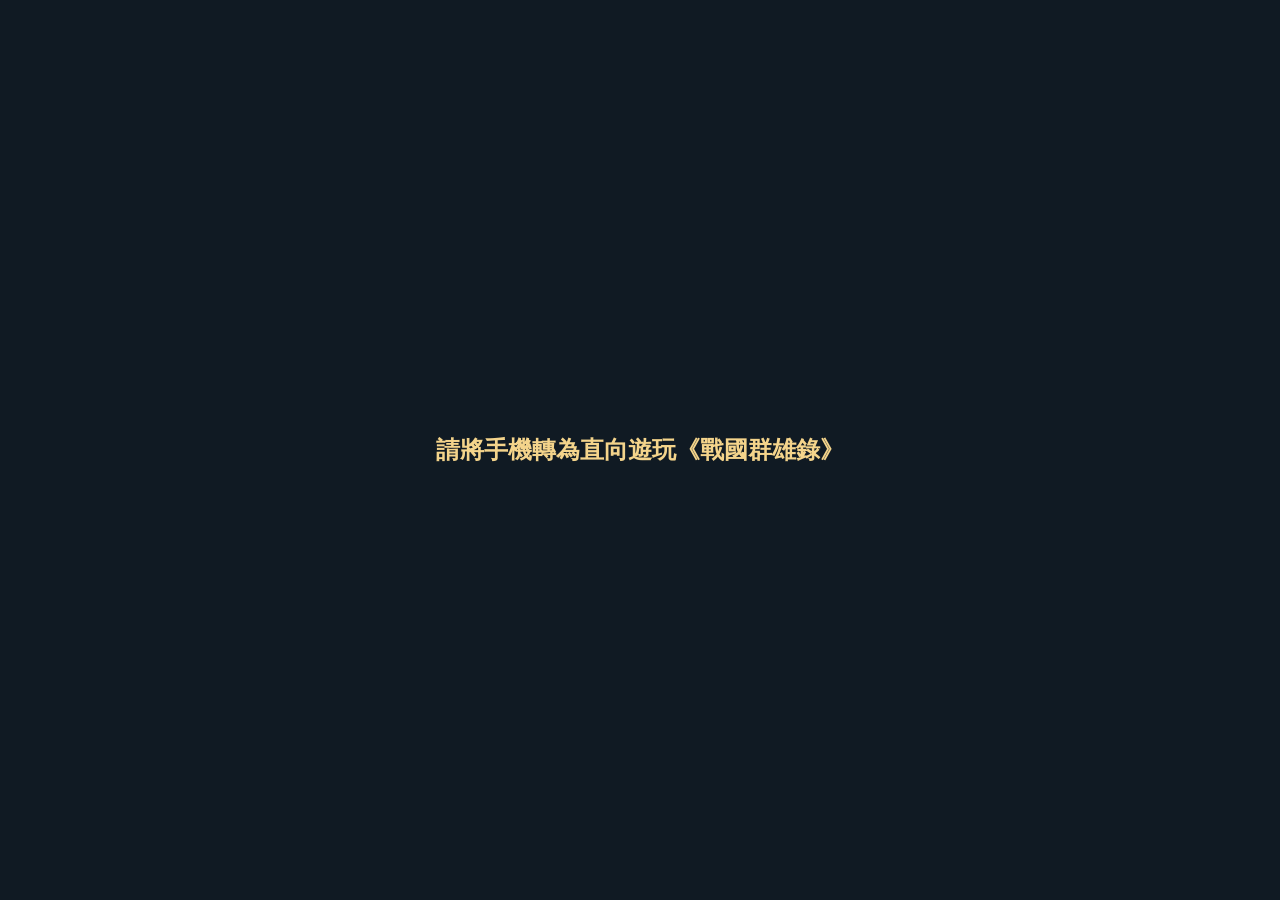
<file: index.html>
<!doctype html><html lang="zh-Hant"><head><meta charset="utf-8"><meta name="viewport" content="width=device-width,initial-scale=1"><title>戰國群雄錄 V0.9.0</title><style>*{box-sizing:border-box}body{margin:0;background:#171e28;color:#f2e5c5;font-family:system-ui}header{text-align:center;background:#293447;padding:16px;border-bottom:3px solid #c6a268}h1{font-size:25px;color:#f6d28a;margin:0}small,.hint{color:#bcb9ae}main{max-width:560px;margin:auto;padding:12px}.panel{background:#283445;border:2px solid #647082;padding:13px;margin:12px 0;border-radius:5px}h2{font-size:18px;color:#f6d28a;margin:0 0 12px}.stats,.map,.actions{display:grid;grid-template-columns:repeat(2,1fr);gap:8px}.stats{grid-template-columns:repeat(3,1fr);position:sticky;top:0;z-index:100;background:#171e28;padding:8px 0 9px;margin:-8px 0 8px;box-shadow:0 6px 12px rgba(0,0,0,.4);border-bottom:1px solid #c6a268}.stats .stat{padding:8px 3px}.stats .stat b{font-variant-numeric:tabular-nums;font-size:clamp(14px,4vw,18px)}.stats .stat.low b{color:#ff8d81}.stat{text-align:center;background:#192533;padding:10px 3px;font-size:12px}.stat b{display:block;color:#f6d28a;font-size:18px}button,select{font:inherit}button{background:#725936;border:2px solid #c9a46b;color:#fff0d0;padding:11px 5px;border-radius:4px;cursor:pointer}button:disabled{opacity:.35}.castle{background:#26394b;min-height:75px}.castle.enemy{background:#563b48}.castle.active{outline:3px solid #f6d28a}.castle strong{display:block}.castle span{font-size:12px}.full{width:100%;margin-top:10px}.officer{background:#192533;padding:11px;margin:9px 0;border-left:4px solid #c9a46b}.officer b{color:#f6d28a}select{width:100%;padding:10px;background:#192533;color:white;border:1px solid #8893a0;margin:8px 0}.log{font-size:13px;line-height:1.8;max-height:220px;overflow:auto}.hint{font-size:12px}
/* V0.7.4.1：僅資源列固定，地圖獨立全螢幕，不依捲動縮放 */
.hud{position:sticky;top:0;z-index:110;background:#171e28;padding:3px 0 5px;box-shadow:0 6px 15px #0009}
.hud .stats{position:static;top:auto;box-shadow:none;margin:0;padding:4px 0;border-bottom:0}
.map-launch{display:flex;align-items:center;justify-content:space-between;gap:8px;background:#253b3e;border:1px solid #aa9163;border-radius:6px;margin:10px 0;padding:10px 12px}
.map-launch strong{color:#f6d28a;font-size:14px}
.map-launch button{padding:9px 13px;white-space:nowrap}
.map-dialog{position:fixed;inset:0;z-index:1000;background:#111b26;display:none;flex-direction:column;overflow:hidden}
.map-dialog.open{display:flex}
.map-dialog-header{display:flex;align-items:center;justify-content:space-between;gap:10px;padding:calc(10px + env(safe-area-inset-top)) 12px 10px;background:#293447;border-bottom:2px solid #b99d70}
.map-dialog-header strong{color:#f6d28a;font-size:16px}
.map-dialog-header button{padding:9px 15px}
.map-dialog-body{flex:1;min-height:0;display:flex;align-items:center;justify-content:center;padding:8px;overflow:auto}
.map-dialog #mapCanvas{max-height:100%}.map-dialog .map-scene{display:block;width:100%;height:auto;max-width:900px;max-height:100%;aspect-ratio:600/420;touch-action:manipulation}
.map-dialog-footer{padding:10px 12px calc(10px + env(safe-area-inset-bottom));background:#293447;border-top:1px solid #647082}
.map-dialog-footer p{margin:0 0 7px;font-size:12px;color:#ddd3b9}
.map-dialog-footer button{width:100%}
body.map-open{overflow:hidden}
.map-fab{position:fixed;right:calc(15px + env(safe-area-inset-right));bottom:calc(18px + env(safe-area-inset-bottom));z-index:450;border-radius:999px;background:#876234;border:2px solid #f0ce87;box-shadow:0 5px 20px #0009;padding:13px 17px;font-weight:700;min-width:100px}
body.map-open .map-fab{display:none}
main{padding-bottom:80px}
.war-options{display:grid;grid-template-columns:repeat(2,minmax(0,1fr));gap:8px}
.war-options label{font-size:12px;color:#e8d8b2}
.war-options select{margin:5px 0 8px}
.war-preview{padding:10px;border:1px solid #647082;background:#1b2a38;border-radius:5px;font-size:12px;line-height:1.8}
.war-report{background:#202d3b;border-left:3px solid #d9ad64;padding:10px;margin:10px 0;font-size:12px;line-height:1.65}
.personnel-card{background:#192533;border:1px solid #536578;border-radius:5px;padding:10px;margin:8px 0}
.personnel-card b{color:#f6d28a}.personnel-card p{font-size:12px;margin:5px 0;line-height:1.55}
.personnel-chip{font-size:11px;color:#d8c69c}.personnel-list{max-height:370px;overflow:auto}
.personnel-actions{display:grid;grid-template-columns:repeat(2,minmax(0,1fr));gap:8px}
.personnel-actions button{font-size:13px;padding:9px 4px}
.personnel-subtitle{margin:14px 0 6px;color:#f6d28a;font-size:14px}

.map-node{cursor:pointer;outline:none}
.map-node .marker{stroke:#16212a;stroke-width:1.5}
.map-node.selected .marker{stroke:#fff0aa;stroke-width:3}
.map-node:focus .marker{stroke:#fff;stroke-width:3}
.map-label{font:700 11px system-ui,sans-serif;paint-order:stroke;stroke:#17212d;stroke-width:3px;fill:#fff1d5}
.map-troops{font:9px system-ui,sans-serif;paint-order:stroke;stroke:#17212d;stroke-width:2px;fill:#f4ead0}
@media(max-width:390px){.map-label{font-size:11px}.map-troops{font-size:9px}}

/* V0.7.4.1 戰國卷軸 UI — interface only; game data and mechanics preserved */
:root{--ink:#121b20;--panel:#24313a;--gold:#d6ad67;--paper:#eee1c4;--line:#756448}
body{background:radial-gradient(ellipse at top,#33423f 0%,#101a20 78%);color:var(--paper);font-family:-apple-system,BlinkMacSystemFont,'Noto Sans TC',system-ui,sans-serif}
header{background:linear-gradient(105deg,#17272b,#35413a 48%,#19282e);border-bottom:2px solid var(--gold);padding:12px 10px 10px;box-shadow:0 5px 24px #0008}
header h1{font-family:serif;font-size:24px;letter-spacing:3px;text-shadow:0 2px 5px #000}
header small{color:#d9bd87;letter-spacing:2px}
main{max-width:960px;padding:12px 12px 116px}
.panel{background:linear-gradient(155deg,#2b393d,#202d33);border:1px solid #9a8256;border-radius:10px;box-shadow:0 6px 18px #0005;padding:15px}
.panel h2{font-family:serif;color:#e7c37b;letter-spacing:1px;border-bottom:1px solid #877450;padding-bottom:9px}
button{border-radius:8px;min-height:41px;touch-action:manipulation}
button:active{transform:scale(.985)}
select{min-height:43px;border-radius:7px}
.hud{position:sticky;top:0;z-index:100;background:#142229f2;border:1px solid #5f604d;border-radius:10px;backdrop-filter:blur(12px);box-shadow:0 5px 15px #0007}
.map-launch{display:none!important}
.map-fab{bottom:calc(86px + env(safe-area-inset-bottom));right:12px;min-width:unset;padding:11px 14px;font-size:13px}
.sengoku-hero{background:linear-gradient(125deg,#39453d,#202d35);border:1px solid #9b8051;border-radius:12px;overflow:hidden;margin:10px 0;box-shadow:0 10px 25px #0007}
.sengoku-hero-top{display:flex;justify-content:space-between;align-items:center;padding:12px 14px 7px;gap:8px}
.sengoku-hero-top strong{font-family:serif;font-size:20px;color:#f1d38d}
.sengoku-hero-top small{color:#e4d1a8;font-size:11px}
.sengoku-hero-map{background:#274b57;overflow:hidden}
.sengoku-hero-map .map-scene{display:block;width:100%;height:auto;max-height:390px}
.sengoku-hero-map .map-node{cursor:pointer}
.sengoku-hero-foot{display:flex;gap:8px;justify-content:space-between;align-items:center;padding:9px 12px;font-size:12px}
.sengoku-hero-foot button{background:#866335;color:#fff0c8;white-space:nowrap}
.ui-tabs{position:fixed;bottom:0;left:0;right:0;z-index:430;display:grid;grid-template-columns:repeat(5,minmax(0,1fr));gap:2px;padding:8px 7px calc(8px + env(safe-area-inset-bottom));background:#15242bf5;border-top:2px solid #b58d50;box-shadow:0 -7px 20px #0009;backdrop-filter:blur(12px)}
.ui-tabs button{font-size:12px;display:flex;flex-direction:column;align-items:center;justify-content:center;gap:3px;min-width:0;min-height:54px;padding:5px 0;background:#293840;color:#dfd3b6;border:1px solid #49585b;border-radius:8px}
.ui-tabs button.active{background:#6b5234;color:#fff0c4;border-color:#e4bb76;box-shadow:inset 0 0 12px #b78c4d55}
.ui-tabs .tab-icon{font-size:21px;line-height:1.1}
.ui-screen[hidden]{display:none!important}
.ui-screen{animation:screenFade .15s ease-out}
@keyframes screenFade{from{opacity:.6;transform:translateY(4px)}to{opacity:1;transform:none}}
.ui-city-summary{display:flex;align-items:center;gap:12px;padding:12px;background:linear-gradient(105deg,#514532,#2d3c3e);border:1px solid #9a8256;border-radius:10px;margin:10px 0}
.ui-portrait{width:76px;height:86px;flex-shrink:0;display:flex;flex-direction:column;align-items:center;justify-content:center;background:radial-gradient(circle at 45% 30%,#aa8554,#493c32 70%);border:2px solid #d6ad67;border-radius:6px;box-shadow:inset 0 0 20px #201a1a9c}
.ui-portrait .crest{font-size:30px;line-height:1.2}.ui-portrait .portrait-name{font-size:11px;color:#fff1d3;margin-top:7px;font-weight:700}
.ui-city-summary strong{font-family:serif;font-size:20px;color:#f2d28e}
.ui-city-summary p{font-size:12px;line-height:1.7;margin:5px 0;color:#e2d6bb}
.ui-screen-title{font-family:serif;color:#e9c47d;font-size:21px;margin:17px 3px 9px}
.ui-screen .panel{margin:10px 0}
.ui-screen .personnel-list{max-height:none}
.ui-screen .officer{border-color:#8d744c}
.ui-screen .actions{gap:8px}
.ui-screen .actions button{font-size:13px}
.ui-battle-overlay{position:fixed;inset:0;z-index:1100;background:#080f15db;display:flex;align-items:center;justify-content:center;padding:18px;backdrop-filter:blur(8px)}
.ui-battle-overlay[hidden]{display:none!important}
.ui-battle-card{width:min(440px,100%);background:linear-gradient(145deg,#35413c,#1a2932);border:2px solid #d2ab6a;border-radius:14px;padding:20px;box-shadow:0 20px 70px #000b;text-align:center}
.ui-battle-banner{font-family:serif;font-size:29px;letter-spacing:3px;color:#f3d58d;margin:10px 0}
.ui-battle-sub{font-size:13px;color:#e5d5b8;line-height:1.9}
.ui-battle-stats{display:grid;grid-template-columns:1fr 1fr;gap:8px;margin:15px 0}
.ui-battle-stat{padding:10px;background:#15252c;border:1px solid #65716c;border-radius:8px;font-size:12px}
.ui-battle-stat b{display:block;font-size:19px;color:#f3d58d}
.ui-battle-card button{width:100%;background:#87633c;color:#fff4d9}
@media(min-width:720px){.sengoku-hero-map .map-scene{max-height:480px}.ui-tabs{left:50%;transform:translateX(-50%);max-width:760px;border-radius:12px 12px 0 0}}
@media(max-width:370px){.ui-tabs button{font-size:10px}.ui-portrait{width:65px}}

/* V0.7.4.1: information-first city and officer screens, optimized for iPhone */
.ui-city-dashboard{margin:10px 0 14px;padding:14px;border:1px solid #b99a66;border-radius:12px;background:linear-gradient(145deg,#34413d,#1b2a32);box-shadow:0 7px 20px #0005}
.ui-city-head{display:flex;gap:12px;align-items:center}.ui-city-head h2{margin:0;color:#f2d18b;font-size:22px;border:0;padding:0}.ui-city-head p{font-size:12px;line-height:1.7;margin:4px 0;color:#e3d7bd}
.ui-city-grid{display:grid;grid-template-columns:repeat(3,minmax(0,1fr));gap:7px;margin-top:12px}
.ui-city-metric{padding:10px 4px;text-align:center;border:1px solid #52646a;border-radius:8px;background:#152630}
.ui-city-metric span{display:block;font-size:10px;color:#c9b99a}.ui-city-metric b{display:block;font-size:16px;color:#f6d490;margin-top:4px;font-variant-numeric:tabular-nums}
.ui-city-units{margin-top:10px;font-size:12px;line-height:1.8;color:#e7d7b8;border-top:1px solid #6c6957;padding-top:8px}
.ui-quick-nav{display:grid;grid-template-columns:repeat(2,minmax(0,1fr));gap:8px;margin-top:10px}.ui-quick-nav button{background:#4b503d;font-size:12px;padding:8px 4px}
.ui-officer-gallery{display:grid;grid-template-columns:repeat(2,minmax(0,1fr));gap:9px;margin:10px 0}
.ui-officer-card{min-width:0;border:1px solid #796a50;border-radius:11px;overflow:hidden;background:linear-gradient(155deg,#34413f,#1b2b34);box-shadow:0 5px 15px #0004}
.ui-officer-top{display:flex;align-items:center;gap:8px;padding:10px 9px 8px}
.ui-officer-avatar{flex:0 0 55px;width:55px;height:67px;position:relative;overflow:hidden;border:1px solid #c6a367;border-radius:7px;background:radial-gradient(circle at 50% 20%,#997d58,#3c4b4c 65%,#1b252e)}
.ui-officer-avatar:before{content:'';position:absolute;width:23px;height:26px;border-radius:46% 46% 40% 40%;background:#dfbf95;left:15px;top:17px;box-shadow:0 -8px 0 3px #252d30}
.ui-officer-avatar:after{content:'';position:absolute;width:52px;height:39px;border-radius:50% 50% 0 0;background:linear-gradient(90deg,#334451,#746345,#334451);left:1px;top:49px;border-top:2px solid #d0ae77}
.ui-officer-avatar .avatar-crest{position:absolute;z-index:2;right:1px;top:0;font-size:14px;color:#f5db96;text-shadow:0 1px 3px #000}
.ui-officer-meta{min-width:0;flex:1}.ui-officer-meta b{display:block;font-size:14px;color:#f6d28a;overflow-wrap:anywhere}.ui-officer-meta span{font-size:10px;line-height:1.6;color:#ddc8a3;display:block}
.ui-officer-skills{display:grid;grid-template-columns:repeat(2,1fr);gap:5px;padding:0 9px 8px}.ui-officer-skill{font-size:10px;color:#e9dfca}.ui-officer-skill .bar{height:5px;border-radius:4px;background:#12212b;margin-top:3px;overflow:hidden}.ui-officer-skill .bar i{display:block;height:100%;background:linear-gradient(90deg,#8e6b3c,#f0c677)}
.ui-officer-footer{border-top:1px solid #58615b;padding:8px 9px;font-size:10px;line-height:1.5;color:#ddc8a3}
.ui-gallery-toggle{width:100%;background:#344a4c;margin:5px 0 8px;font-size:12px}
.ui-battle-phase{min-height:210px;display:flex;flex-direction:column;align-items:center;justify-content:center;gap:9px;animation:phaseIn .24s ease-out}
.ui-battle-phase .phase-icon{font-size:48px}.ui-battle-phase h3{font-family:serif;font-size:25px;color:#f4d18a;margin:0}.ui-battle-phase p{font-size:13px;line-height:1.8;color:#e9ddc4;margin:0}
.ui-battle-step{font-size:11px;color:#d7b879;letter-spacing:2px;margin:0 0 8px}.ui-battle-actions{display:flex;gap:8px;margin-top:13px}.ui-battle-actions button{flex:1}
@keyframes phaseIn{from{opacity:.3;transform:translateY(9px)}to{opacity:1;transform:translateY(0)}}
@media(max-width:345px){.ui-officer-gallery{grid-template-columns:1fr}.ui-city-grid{gap:4px}.ui-city-metric b{font-size:14px}}
@media(min-width:650px){.ui-officer-gallery{grid-template-columns:repeat(3,minmax(0,1fr))}}

/* V0.7.4.1: always-available turn control, stacked above the map shortcut */
.turn-fab{position:fixed;right:12px;bottom:calc(145px + env(safe-area-inset-bottom));z-index:451;min-width:104px;padding:11px 13px;border-radius:999px;background:#78452e;border:2px solid #e4b774;color:#fff1d4;box-shadow:0 5px 20px #0009;font-size:13px;font-weight:700}
.turn-fab:disabled{opacity:.45;filter:grayscale(1);cursor:not-allowed}
body.map-open .turn-fab{display:none}
body:has(.ui-battle-overlay:not([hidden])) .turn-fab{display:none}
@media(max-width:370px){.turn-fab{padding:10px 11px;min-width:94px;font-size:12px}}
.portrait-label{position:absolute;z-index:3;bottom:2px;left:0;right:0;text-align:center;font-size:11px;font-weight:700;color:#f9e3b4;text-shadow:0 1px 3px #000;background:#172632a8}
.trait-desc{display:block;color:#f2d595;margin-top:4px}
.ui-officer-avatar:nth-child(1){box-shadow:inset 0 0 14px #9e8b5b}
.war-art-trigger{margin:8px 0;padding:10px 12px;border:1px solid #b99a52;border-radius:9px;background:#59432255;color:#f7dd9a;text-align:left}
.war-art-trigger b,.war-art-trigger span{display:block}
.war-art-trigger span{font-size:12px;margin-top:4px}
.war-art-none{margin:6px 0;font-size:12px;color:#aeb9c1}
.ui-officer-avatar .portrait-art{width:100%;height:100%;display:block}
.ui-officer-card{cursor:pointer}.ui-officer-card:focus-visible{outline:3px solid #f5d18a;outline-offset:2px}
#officerBioDialog[hidden]{display:none!important}
#officerBioDialog{position:fixed;inset:0;z-index:1200;background:#0b101bdc;overflow-y:auto;padding:22px 14px;display:flex;align-items:flex-start;justify-content:center}
.bio-open{overflow:hidden}.bio-card{position:relative;background:#283445;color:#f2e5c5;border:2px solid #c9a46b;border-radius:13px;padding:18px;max-width:480px;width:100%;margin:auto}
.bio-close{position:absolute;right:10px;top:10px;padding:6px 12px;z-index:2}
.bio-hero{display:flex;gap:15px;align-items:center;padding-right:22px}
.bio-hero>.portrait-art{width:110px;min-width:110px;height:138px;border:2px solid #bba16e;border-radius:8px}
.bio-hero h2{font-size:24px;margin:7px 0}.bio-hero p{margin:5px 0;font-size:13px}
.bio-abilities{display:grid;grid-template-columns:repeat(2,1fr);gap:8px;margin:18px 0}
.bio-abilities span{background:#1b2834;border:1px solid #697582;padding:9px;text-align:center}
.bio-card>p{line-height:1.8}

/* V0.7.5 繪卷地圖：圖片背景＋動態勢力/兵力點選層 */
.sengoku-hero-map{background:#ddbd83;overflow:auto;-webkit-overflow-scrolling:touch}
.sengoku-hero-map .map-scene{min-width:600px;max-height:none!important;width:100%;height:auto}
.map-dialog-body{justify-content:flex-start;align-items:flex-start;overflow:auto;-webkit-overflow-scrolling:touch}
.map-dialog #mapCanvas{max-height:none!important;min-width:900px}
.map-dialog .map-scene{min-width:900px;max-height:none!important;max-width:none!important;aspect-ratio:1536/1024}
.map-node{cursor:pointer;touch-action:manipulation}

.map-view-controls{display:flex;gap:6px;flex-wrap:wrap;align-items:center;padding:7px 8px;background:#293447;color:#f5e6bd}
.map-view-controls button{flex:1;min-width:78px;border:1px solid #b9a27b;border-radius:7px;padding:7px 5px;background:#453b30;color:#fff3d8;font-size:12px}
.map-view-controls button.active{background:#f0dba7;color:#312416;font-weight:bold}
.map-guide{font-size:11px;line-height:1.45;color:#e9dcc4;padding:4px 9px;background:#293447}
.map-dialog .map-view-controls{position:sticky;left:0;z-index:3}
.map-corner-controls g[role=button]{cursor:pointer;touch-action:manipulation}
#ukiyoSettings[hidden]{display:none!important}
#ukiyoSettings{position:fixed;inset:0;z-index:1700;background:#0a1015db;display:flex;align-items:center;justify-content:center;padding:20px}
.ukiyo-settings-card{width:min(420px,100%);padding:22px;background:#f2dfae;border:5px double #643627;color:#2a1d16;box-shadow:0 12px 40px #000a;font-family:serif}
.ukiyo-settings-card h2{color:#422719}.ukiyo-settings-card p{line-height:1.7}
.ukiyo-settings-card button{display:block;width:100%;margin-top:10px;background:#a94738;color:#fff4d8;border-color:#532b21}
/* V0.8 map viewport overrides */
.sengoku-hero-map{height:auto;aspect-ratio:1672/941;max-height:65vh;overflow:auto;position:relative;touch-action:pan-x pan-y;background:#bca06a;cursor:grab}
.sengoku-hero-map:active{cursor:grabbing}.sengoku-hero-map .map-scene,.map-dialog .map-scene{min-width:0!important;max-width:none!important;max-height:none!important;width:100%!important;height:auto!important;aspect-ratio:1672/941!important;display:block}
.map-zoom-surface{flex-shrink:0;min-width:100%;line-height:0;position:relative}
.map-dialog-body{display:block!important;padding:0!important;overflow:auto!important;touch-action:pan-x pan-y}
.map-dialog #mapCanvas{display:block!important;min-width:0!important;width:100%!important;max-height:none!important}
.zoom-controls{display:flex;gap:9px;align-items:center;padding:8px 10px;background:#293447;font-size:12px;line-height:1.4}.zoom-controls input{min-width:50px;flex:1;accent-color:#f4cf82;height:28px}.zoom-controls output{min-width:42px;font-variant-numeric:tabular-nums}.zoom-controls button{font-size:12px;padding:5px 9px}.map-view-controls{flex-wrap:nowrap;gap:5px}.map-view-controls button{min-width:0!important;white-space:nowrap}.map-guide{min-height:34px}.map-node .hq-symbol{display:none}.hq-node .hq-symbol{display:block}
[data-detail=overview] .minor-node{display:none}[data-detail=overview] .city-troops,[data-detail=medium] .city-troops{display:none}[data-detail=medium] .minor-node .city-caption{display:none}
.map-node:focus circle:first-of-type{stroke:#fff;stroke-width:7}.map-scene .map-node{outline:none}.province-label{opacity:.96}.city-caption,.city-troops{pointer-events:none}
@media(min-width:800px){main{max-width:980px}.sengoku-hero-map{height:auto;max-height:600px}}

/* V0.9.0 reference-inspired full screen strategy map */
body.v082-map{overflow:hidden}body.v082-map>header,body.v082-map .hud,body.v082-map .map-fab,body.v082-map .turn-fab,body.v082-map #uiTabs{display:none!important}
body.v082-map main{position:fixed;inset:0;z-index:420;max-width:none!important;padding:0!important;margin:0!important;overflow:hidden}
body.v082-map .ui-screen[data-screen="map"]{position:absolute;inset:0;overflow:hidden}
body.v082-map .sengoku-hero{position:absolute;inset:0;margin:0;border:0;border-radius:0;background:#cbb68b}
body.v082-map .sengoku-hero-top,body.v082-map .sengoku-hero-foot,body.v082-map #heroMapControls{display:none!important}
body.v082-map .sengoku-hero-map{position:absolute;inset:0;height:100%;width:100%;max-height:none;aspect-ratio:auto;overflow:auto}
body.v082-map .sengoku-hero-map .map-zoom-surface{min-height:100%;display:flex;align-items:center}
body.v082-map .ui-city-summary,body.v082-map .ui-screen-title,body.v082-map .ui-screen[data-screen="map"]>.panel,body.v082-map .ui-screen[data-screen="map"]>.full,body.v082-map .ui-screen[data-screen="map"]>.hint{display:none!important}
.v082-side,.v082-top,.v082-bottom{display:none}
body.v082-map .v082-top{display:flex;position:absolute;top:0;left:0;right:0;height:56px;z-index:9;align-items:center;justify-content:space-between;gap:9px;padding:5px 12px;background:linear-gradient(#263038,#0c141c);border-bottom:3px double #c9a46b;color:#f4d78f;box-shadow:0 4px 15px #0009;font-family:serif;white-space:nowrap}
.v082-top strong{font-size:clamp(17px,2.6vw,30px);letter-spacing:2px}.v082-top small{font:12px system-ui;color:#dfd0ae}.v082-top span{font-size:clamp(11px,1.5vw,19px)}.v082-top button{padding:4px;min-height:28px}
body.v082-map .v082-side{display:flex;position:absolute;top:64px;left:7px;z-index:8;width:clamp(105px,12vw,155px);flex-direction:column;gap:3px;padding:9px;background:#111b22ef;border:2px solid #b69a67;border-radius:8px;box-shadow:0 5px 18px #0008;color:#f0e2c2;font-family:serif}
.v082-side>b{text-align:center;letter-spacing:2px;padding-bottom:6px}.v082-force{display:flex;align-items:center;gap:7px;white-space:nowrap;font-size:clamp(11px,1.35vw,16px)}.v082-force i{width:clamp(22px,2.8vw,30px);height:clamp(22px,2.8vw,30px);display:grid;place-items:center;flex-shrink:0;font-size:17px;color:white;font-style:normal;border:1px solid #e4c98c;border-radius:5px;text-shadow:0 1px 2px #000}
body.v082-map .v082-bottom{display:flex;position:absolute;bottom:8px;left:8px;right:8px;z-index:9;align-items:end;gap:8px;pointer-events:none}.v082-bottom>*{pointer-events:auto}
.v082-controls{flex:1;display:flex;align-items:end;justify-content:space-between;gap:8px;min-width:0}.v082-controls .map-view-controls,.v082-controls .zoom-controls{background:#101a22f2;border:2px solid #b69a67;border-radius:8px;padding:6px;box-shadow:0 4px 16px #0008}.v082-controls .map-view-controls button{flex:none;min-width:0!important;padding:8px 10px;background:#202e39;font-family:serif}.v082-controls .map-view-controls button.active{background:#205982;color:white;box-shadow:0 0 8px #64c7ff}.v082-controls .map-view-controls button:last-child{display:none}.v082-controls .zoom-controls{margin-left:auto;min-width:clamp(160px,25vw,340px)}.v082-controls .zoom-controls button:last-child{display:none}.v082-controls .map-guide{display:none}.v082-end{min-width:clamp(85px,12vw,175px);background:linear-gradient(125deg,#97651d,#f4ca76,#875016);border:3px double #fff0b5;color:#271c11;font:900 clamp(14px,2vw,24px) serif;box-shadow:0 4px 15px #000a}
@media(max-height:520px){body.v082-map .v082-top{height:43px}body.v082-map .v082-side{top:48px;padding:4px;gap:1px}.v082-side>b{font-size:12px;padding:0}.v082-force i{width:20px;height:20px;font-size:12px}.v082-controls .zoom-controls{padding:2px 4px}.v082-controls .map-view-controls button{padding:4px 6px}}
@media(max-width:750px){.v082-top span:nth-child(2){display:none}.v082-controls .zoom-controls span{display:none}.v082-controls .zoom-controls{min-width:130px}.v082-controls .zoom-controls button{display:none}.v082-controls .map-view-controls button{padding:5px}.v082-end{min-width:80px}}

/* V0.9.0: iPhone portrait only — map-first layout */
html,body{overscroll-behavior:none}
body.v082-map{height:100dvh;overflow:hidden}
body.v082-map main{height:100dvh;min-height:0}
body.v082-map .ui-screen[data-screen="map"]{height:100%;width:100%}
body.v082-map .sengoku-hero{height:100%;width:100%;background:#bda477}
body.v082-map .sengoku-hero-map{inset:0;display:block;overflow:auto!important;overscroll-behavior:contain;touch-action:pan-x pan-y;background:#bda477}
body.v082-map .sengoku-hero-map .map-zoom-surface{display:block!important;min-width:0!important;min-height:0!important;width:max(100%, 100vh)!important;max-width:none!important;position:relative;line-height:0;margin-top:0!important}
body.v082-map .sengoku-hero-map .map-scene{display:block!important;width:100%!important;height:auto!important;min-width:0!important;max-width:none!important;max-height:none!important;aspect-ratio:1672/941!important}
body.v082-map .city-troops{display:none!important}
body.v082-map .v082-top{height:83px;display:grid;grid-template-columns:1fr auto;grid-template-rows:36px 27px;align-content:center;gap:2px 8px;padding:7px 10px;white-space:nowrap;box-sizing:border-box}
body.v082-map .v082-top strong{font-size:clamp(17px,5vw,23px);grid-column:1;grid-row:1}
body.v082-map .v082-top span:nth-child(2){display:block!important;grid-column:2;grid-row:1;font-size:12px;padding:4px 5px;background:#121920;border:1px solid #8e754e;border-radius:4px}
body.v082-map .v082-top span:nth-child(3){display:block!important;grid-column:1/-1;grid-row:2;min-width:0;overflow:hidden;text-overflow:clip;font-size:clamp(10px,2.9vw,13px);letter-spacing:-.3px}
body.v082-map .v082-top span:nth-child(3) button{float:right;font-size:12px;min-height:23px;padding:0 6px}
body.v082-map .v082-side{top:91px;left:6px;width:98px;max-width:25vw;padding:6px 5px;gap:1px;border-width:1px;box-sizing:border-box}
body.v082-map .v082-side>b{font-size:12px;padding-bottom:3px}
body.v082-map .v082-force{font-size:11px;gap:5px;line-height:1.3;padding:1px 0}
body.v082-map .v082-force i{width:21px;height:21px;font-size:13px}
body.v082-map .v082-bottom{left:0;right:0;bottom:0;display:flex;flex-direction:column;align-items:stretch;gap:5px;padding:8px 8px max(10px,env(safe-area-inset-bottom));background:linear-gradient(#121a22ee,#0a1119);border-top:2px solid #b8995d;box-sizing:border-box}
body.v082-map .v082-controls{width:100%;display:flex;flex-direction:column;align-items:stretch;gap:5px}
body.v082-map .v082-controls .map-view-controls{display:grid;grid-template-columns:repeat(4,minmax(0,1fr));width:100%;gap:4px;padding:0;background:transparent;border:0;box-shadow:none}
body.v082-map .v082-controls .map-view-controls button{font-size:clamp(12px,3.5vw,15px);min-height:37px;padding:6px 2px}
body.v082-map .v082-controls .zoom-controls{display:flex;width:100%;margin:0;min-width:0;box-sizing:border-box;padding:1px 8px;min-height:33px}
body.v082-map .v082-controls .zoom-controls span{display:block!important;font-size:11px;min-width:30px}
body.v082-map .v082-controls .zoom-controls output{font-size:12px;min-width:36px}
body.v082-map .v082-controls .zoom-controls input{min-width:0;width:100%;height:25px}
body.v082-map .v082-end{width:100%;min-height:40px;font-size:19px}
body.v082-map .v082-controls .zoom-controls button{display:none}
body.v082-map .v082-controls .map-view-controls button:last-child{display:none}
body.v082-map .map-node .castle-art{filter:drop-shadow(1px 2px 1px #21180a9c)}
@media(max-width:390px){body.v082-map .v082-top{padding-left:6px;padding-right:6px}body.v082-map .v082-top strong{font-size:17px}body.v082-map .v082-top span:nth-child(3){font-size:10px}}
@media(orientation:landscape){body.v082-map::after{content:'請將手機轉為直向遊玩《戰國群雄錄》';position:fixed;inset:0;z-index:99999;display:grid;place-items:center;text-align:center;padding:25px;background:#101a23;color:#f4d48b;font:bold 24px serif}}


/* V0.9.0 map legibility refinements */
body.v082-map .map-node .castle-art{filter:drop-shadow(1px 1px 1px #21180a9c)}
body.v082-map .map-node .city-caption{pointer-events:none}
body.v082-map .map-node .city-troops{display:none!important}
body.v082-map .map-zoom-surface[data-detail="overview"] .minor-node{display:none}
body.v082-map .map-zoom-surface[data-detail="medium"] .minor-node .city-caption{display:none}
body.v082-map .map-zoom-surface[data-detail="medium"] .minor-node .castle-art{opacity:.8}
body.v082-map .map-zoom-surface[data-detail="medium"] .minor-node.selected .city-caption{display:block}
body.v082-map .map-zoom-surface[data-detail="overview"] .hq-node .city-caption{display:block}
body.v082-map .map-node.selected .city-caption rect{stroke:#fff2a4;stroke-width:3}


/* V0.9.0: map scales to cover the visible viewport, with no blank bottom region. */
body.v082-map .sengoku-hero-map .map-zoom-surface{flex:none!important;max-width:none!important;max-height:none!important;margin:0!important;}
body.v082-map .sengoku-hero-map .map-scene{display:block!important;aspect-ratio:1672/941!important;}
body.v082-map .sengoku-hero-map{scrollbar-width:none;}
body.v082-map .sengoku-hero-map::-webkit-scrollbar{display:none;}

/* V0.9.0: dialog map fills viewport immediately; zoom changes only the view area. */
.map-dialog.open .map-dialog-body{position:relative;display:block!important;flex:1 1 0!important;min-height:0!important;overflow:auto!important;padding:0!important;align-items:unset!important;justify-content:unset!important;background:#bda477!important;}
.map-dialog.open #mapCanvas{display:block!important;width:100%!important;min-width:0!important;max-width:none!important;max-height:none!important;overflow:visible!important;}
.map-dialog.open .map-zoom-surface{display:block!important;max-width:none!important;max-height:none!important;margin:0!important;flex:none!important;}
.map-dialog.open .map-scene{display:block!important;width:100%!important;height:auto!important;min-width:0!important;max-width:none!important;max-height:none!important;aspect-ratio:1672/941!important;}

/* V0.9.0: non-destructive bottom sheet; map and scroll position stay mounted. */
.v089-sheet[hidden]{display:none!important}
.v089-sheet{position:absolute;bottom:0;left:0;right:0;z-index:35;background:linear-gradient(180deg,#273342,#101c29);border-top:2px solid #e3ba72;border-radius:16px 16px 0 0;padding:8px 14px calc(12px + env(safe-area-inset-bottom));color:#f8e6c2;box-shadow:0 -7px 22px #0009;font-family:system-ui;animation:v089rise .18s ease-out}
@keyframes v089rise{from{transform:translateY(25px);opacity:.65}to{transform:translateY(0);opacity:1}}
.v089-sheet-handle{width:44px;height:4px;border-radius:5px;background:#8b9a9d;margin:0 auto 9px}
.v089-sheet-head{display:flex;justify-content:space-between;align-items:center;gap:12px}
.v089-sheet-head small{font-size:12px;color:#c7af84}
.v089-sheet-head h3{font-size:20px;margin:3px 0 9px;color:#f5d394}
.v089-sheet-head button{background:#4c3e31;color:#fff0cf;border:1px solid #b3935b;padding:7px 12px;border-radius:8px}
.v089-stats{display:flex;justify-content:space-between;gap:5px;font-size:12px;margin:0 0 12px;white-space:nowrap}
.v089-stats span{padding:7px 5px;background:#172431;border-radius:6px;flex:1;text-align:center}
.v089-sheet-actions{display:grid;grid-template-columns:repeat(3,minmax(0,1fr));gap:9px}
.v089-sheet-actions button{background:linear-gradient(#9a743a,#664622);color:#fff4d6;border:1px solid #f2c780;border-radius:8px;padding:10px 3px;font-weight:700}
.v089-sheet-actions button:disabled{opacity:.45}
.map-dialog{isolation:isolate}
.map-dialog .v089-sheet{position:absolute;bottom:0;z-index:25}
.v089-main-sheet{position:fixed;bottom:clamp(170px,19vh,230px);z-index:610;left:0;right:0}
body.v082-map .sengoku-hero-map .hq-node .castle-art{filter:drop-shadow(0 1px 3px #fff2a2) drop-shadow(1px 2px 2px #0009)}
body.v082-map .sengoku-hero-map .minor-node .castle-art{opacity:.92}
@media(max-height:620px){.v089-main-sheet{bottom:130px}.v089-sheet{padding-top:5px}.v089-stats{margin-bottom:5px}}

/* V0.9.0 full-screen map hotfix: controls remain visible and reachable */
#mapDialog{height:100dvh;max-height:100dvh;overflow:hidden}
#mapDialog .map-dialog-header{flex:0 0 auto}
#mapDialog #mapDialogControls{flex:0 0 auto}
#mapDialog .map-dialog-body{flex:1 1 auto;min-height:0;overflow:auto!important;overscroll-behavior:contain;-webkit-overflow-scrolling:touch;display:block!important;touch-action:pan-x pan-y;scrollbar-width:thin}
#mapDialog .map-dialog-body #mapCanvas{display:block!important;min-height:100%;width:max-content!important;min-width:100%!important;margin:0!important;padding:0!important;box-sizing:border-box}
#mapDialog .map-dialog-body .map-zoom-surface{margin-top:clamp(110px,17dvh,190px)!important;margin-bottom:clamp(150px,22dvh,250px)!important;display:block!important;position:relative}
#mapDialog .map-dialog-footer{flex:0 0 auto;z-index:30;position:relative;padding:5px 8px calc(7px + env(safe-area-inset-bottom));background:#152331;border-top:2px solid #c39c62}
#mapDialog .map-dialog-footer p{font-size:11px;margin:0 0 4px;overflow:hidden;white-space:nowrap;text-overflow:ellipsis}
#mapDialog .v090-dialog-tabs{display:grid;grid-template-columns:repeat(5,minmax(0,1fr));gap:4px}
#mapDialog .v090-dialog-tabs button{width:auto!important;min-width:0;padding:9px 2px;font-size:12px;border:1px solid #b59b6c;border-radius:5px;background:#263746;color:#f8e5bb;font-weight:700}
#mapDialog .v090-dialog-tabs button:first-child{background:#315b7c}
#mapDialog .v089-sheet{bottom:calc(59px + env(safe-area-inset-bottom));max-height:48dvh;overflow:auto;z-index:32}
@media(max-height:680px){#mapDialog .map-dialog-header{padding-top:calc(4px + env(safe-area-inset-top));padding-bottom:4px}#mapDialog .v090-dialog-tabs button{padding:5px 2px}}

/* V0.10.0 — main strategy map and overview dialog are independent. */
body.v082-map .v082-side{display:none!important}
body.v082-map .v082-top{z-index:12}
body.v082-map .v082-bottom{z-index:13;gap:4px;padding:5px 8px max(5px,env(safe-area-inset-bottom));}
body.v082-map .v082-controls{gap:3px}
body.v082-map .v082-controls .map-view-controls button{min-height:31px;padding:4px 2px;font-size:12px}
body.v082-map .v082-controls .zoom-controls{min-height:27px;padding:0 7px}
body.v082-map .v082-end{min-height:33px;font-size:16px}
body.v082-map .v091-main-nav{display:grid;grid-template-columns:repeat(5,minmax(0,1fr));gap:5px;border-top:1px solid #8d784e;padding-top:5px;pointer-events:auto}
.v091-main-nav{display:none}
.v091-main-nav button{display:flex;flex-direction:column;align-items:center;justify-content:center;gap:1px;min-width:0;min-height:44px;padding:3px 0;background:#273640;color:#f4e1bb;border:1px solid #8c7753;border-radius:5px;font-size:16px}
.v091-main-nav button span{font-size:11px;line-height:1.15}
.v091-main-nav button.active{background:#28577b;border-color:#e5c17b}
/* The map is the actual middle viewport, not the full screen underneath opaque controls. */
body.v082-map .sengoku-hero-map{top:83px!important;bottom:var(--v091-bottom-height,177px)!important;height:auto!important;overflow:auto!important;overscroll-behavior:contain;-webkit-overflow-scrolling:touch;touch-action:pan-x pan-y;scrollbar-width:none}
/* Travel margins let top/bottom edge castles move away from the fixed UI for tapping. */
body.v082-map .sengoku-hero-map .map-zoom-surface{margin-top:90px!important;margin-bottom:105px!important;position:relative}
body.v082-map .v089-main-sheet{bottom:calc(var(--v091-bottom-height,177px) + 4px)!important;max-height:37dvh;overflow:auto}
/* Undo V0.9.0 dialog scroll-spacer regression; no bottom nav in this dialog. */
#mapDialog .map-dialog-body .map-zoom-surface{margin:0!important;padding:0!important}
#mapDialog .map-dialog-body #mapCanvas{min-height:0!important;height:auto!important;width:100%!important}
#mapDialog .map-dialog-footer{padding:4px 8px calc(5px + env(safe-area-inset-bottom))!important}
#mapDialog .map-dialog-footer p{margin:0!important}
#mapDialog .v090-dialog-tabs{display:none!important}
@media(max-width:375px){body.v082-map .v091-main-nav button{min-height:40px}body.v082-map .v082-bottom{gap:2px}}

/* V0.10.0: main strategy map only — eliminate exposed canvas caused by artificial 90/105px scroll margins. */
body.v082-map .sengoku-hero-map .map-zoom-surface{
 margin:0!important;padding:0!important;display:block!important;min-height:0!important;
 box-sizing:border-box!important;overflow:visible!important;
}
body.v082-map .sengoku-hero-map{
 background:#132f46!important;overflow:auto!important;
 overscroll-behavior:contain!important;
}
body.v082-map .sengoku-hero-map .map-scene{display:block!important;width:100%!important;height:auto!important;}
</style><style id="v093-label-style">
/* V0.10.0 unified castle caption visibility in every map viewport */
.map-scene .map-node .city-caption{display:none!important}
.map-scene .map-node.hq-node .city-caption{display:block!important}
body.v093-selected .map-scene .map-node.selected .city-caption{display:block!important}
.map-scene .map-node .city-troops{display:none!important}
.map-scene .province-label{pointer-events:none!important}

/* V0.10.0: selected labels and permanent faction headquarters */
body.v082-map .map-node .city-caption{display:none!important;pointer-events:none}
body.v082-map .map-node.hq-node .city-caption,body.v093-selected .map-node.selected .city-caption{display:block!important}
body.v082-map .map-zoom-surface[data-detail="overview"] .minor-node.selected{display:block!important}
body.v082-map .map-node .city-caption text{font-family:serif;font-weight:800;paint-order:stroke}
body.v082-map .province-label{pointer-events:none}
body.v082-map .province-label text{font-family:serif;font-weight:800}
body.v082-map .map-node .city-troops{display:none!important}
</style>
</head><body><header><h1>⚔ 戰國群雄錄 ⚔</h1><small>V0.10.0 直向操作修正版</small></header><main id="game"></main><nav id="uiTabs" class="ui-tabs" aria-label="遊戲功能選單"></nav><div id="officerBioDialog" role="dialog" aria-modal="true" aria-label="武將人物列傳" hidden></div><div id="battleOverlay" class="ui-battle-overlay" hidden role="dialog" aria-modal="true" aria-label="戰鬥結果"><div class="ui-battle-card" id="battleResult"></div></div><button class="map-fab" type="button" onclick="openMap()" aria-label="隨時開啟戰略地圖">🗾 地圖</button><button class="turn-fab" id="turnFab" type="button" onclick="confirmEndTurn()" aria-label="確認結束目前回合">⏳ 結束回合</button>
<div id="ukiyoSettings" hidden role="dialog" aria-modal="true" aria-label="遊戲設定"><div class="ukiyo-settings-card"><h2>⚙ 遊戲設定</h2><p>戰國群雄錄 V0.10.0<br>使用地圖上方拉桿縮放，點擊城池顯示所屬令制國名。縮小時只顯示各家本據城。</p><p>城池位置與道路為美術圖上的示意配置，尚未逐城校準。今川與松平的從屬暫以同盟處理；新增城主姓名尚未完整串接武將能力。</p><button type="button" onclick="importOldSave()">匯入 V0.7 舊進度（保留原存檔）</button><button type="button" onclick="save();alert('遊戲進度已儲存')">💾 儲存目前進度</button><button type="button" onclick="closeUkiyoSettings()">返回遊戲</button></div></div><div id="mapDialog" class="map-dialog" role="dialog" aria-modal="true" aria-label="戰略地圖" aria-hidden="true">
 <div class="map-dialog-header"><strong id="mapEra">戰略地圖</strong><button id="mapClose" type="button" onclick="closeMap()">✕ 關閉</button></div>
 <div id="mapDialogControls"></div><div class="map-dialog-body"><div id="mapCanvas"></div></div>
 <div class="map-dialog-footer"><p id="mapSelection">請點選城池</p></div><section id="v089CitySheet" class="v089-sheet" hidden aria-label="城池資訊"></section>
</div><script>
'use strict';
const OFFICERS=[
{id:1,n:'織田信長',f:'織田',c:92,w:85,i:91,p:96,t:'天下布武'},
{id:2,n:'柴田勝家',f:'織田',c:88,w:94,i:65,p:58,t:'鬼柴田'},
{id:3,n:'丹羽長秀',f:'織田',c:78,w:68,i:82,p:89,t:'米五郎左'},
{id:4,n:'池田恆興',f:'織田',c:75,w:76,i:71,p:69,t:'忠義'},
{id:5,n:'森可成',f:'織田',c:82,w:88,i:67,p:61,t:'攻勢'},
{id:6,n:'佐久間信盛',f:'織田',c:76,w:69,i:70,p:73,t:'守備'},
{id:7,n:'齋藤義龍',f:'齋藤',c:84,w:78,i:80,p:76,t:'美濃守護'},
{id:8,n:'稻葉一鐵',f:'齋藤',c:81,w:82,i:75,p:71,t:'堅守'},
{id:9,n:'安藤守就',f:'齋藤',c:77,w:70,i:80,p:76,t:'智將'},
{id:10,n:'今川義元',f:'今川',c:85,w:65,i:87,p:93,t:'東海道一弓取'},
{id:11,n:'松平元康',f:'今川',c:89,w:80,i:84,p:86,t:'三河武士'},
{id:12,n:'朝比奈泰朝',f:'今川',c:80,w:77,i:72,p:70,t:'忠臣'} 
,{id:13,n:'氏家卜全',f:'齋藤',c:76,w:73,i:72,p:74,t:'西美濃三人眾'}
,{id:14,n:'酒井忠次',f:'今川',c:83,w:74,i:82,p:82,t:'三河宿老'}
,{id:15,n:'石川數正',f:'今川',c:72,w:63,i:83,p:86,t:'交涉巧者'}
,{id:16,n:'朝比奈泰能',f:'今川',c:74,w:67,i:73,p:77,t:'遠江守護'}
,{id:17,n:'岡部元信',f:'今川',c:85,w:83,i:71,p:64,t:'勇將'}
,{id:18,n:'菅沼定盈',f:'今川',c:73,w:76,i:74,p:66,t:'山城守備'}
,{id:19,n:'羽柴秀吉',f:'織田',c:86,w:61,i:94,p:96,t:'築城名手'}
,{id:20,n:'前田利家',f:'織田',c:83,w:91,i:69,p:76,t:'槍之又左'}
,{id:21,n:'佐佐成政',f:'織田',c:79,w:85,i:67,p:66,t:'猛將'}
,{id:22,n:'瀧川一益',f:'織田',c:86,w:81,i:86,p:77,t:'進退自在'}
,{id:23,n:'蜂須賀正勝',f:'織田',c:76,w:75,i:84,p:79,t:'川並眾'}
,{id:24,n:'齋藤龍興',f:'齋藤',c:48,w:45,i:43,p:41,t:'年少家督'}
,{id:25,n:'竹中半兵衛',f:'齋藤',c:78,w:55,i:97,p:88,t:'今孔明'}
,{id:26,n:'明智光秀',f:'齋藤',c:83,w:71,i:91,p:88,t:'才智'}
,{id:27,n:'太原雪齋',f:'今川',c:75,w:45,i:96,p:94,t:'軍師'}
,{id:28,n:'井伊直盛',f:'今川',c:75,w:76,i:71,p:67,t:'遠江武士'},
{id:29,n:'山內一豐',f:'浪人',c:71,w:70,i:69,p:76,t:'忠節'},
{id:30,n:'可兒才藏',f:'浪人',c:76,w:95,i:61,p:49,t:'笹之才藏'},
{id:31,n:'藤堂高虎',f:'浪人',c:88,w:81,i:85,p:91,t:'築城巧者'},
{id:32,n:'蒲生氏鄉',f:'浪人',c:87,w:85,i:84,p:88,t:'文武兩道'},
{id:33,n:'黑田官兵衛',f:'浪人',c:86,w:55,i:98,p:92,t:'軍師'},
{id:34,n:'細川藤孝',f:'浪人',c:76,w:67,i:92,p:91,t:'文武通達'},
{id:35,n:'島左近',f:'浪人',c:92,w:91,i:85,p:69,t:'鬼左近'},
{id:36,n:'本多正信',f:'浪人',c:64,w:40,i:93,p:95,t:'智謀'}];

const OFFICER_BIOS={"1": "尾張織田氏出身，日後成為推動日本戰國勢力重組的重要人物。", "2": "柴田勝家為本作登場的戰國人物。其生平、仕官年代及勢力關係將在歷史校正版本中進一步核對。", "3": "丹羽長秀為本作登場的戰國人物。其生平、仕官年代及勢力關係將在歷史校正版本中進一步核對。", "4": "池田恆興為本作登場的戰國人物。其生平、仕官年代及勢力關係將在歷史校正版本中進一步核對。", "5": "森可成為本作登場的戰國人物。其生平、仕官年代及勢力關係將在歷史校正版本中進一步核對。", "6": "佐久間信盛為本作登場的戰國人物。其生平、仕官年代及勢力關係將在歷史校正版本中進一步核對。", "7": "齋藤義龍為本作登場的戰國人物。其生平、仕官年代及勢力關係將在歷史校正版本中進一步核對。", "8": "稻葉一鐵為本作登場的戰國人物。其生平、仕官年代及勢力關係將在歷史校正版本中進一步核對。", "9": "安藤守就為本作登場的戰國人物。其生平、仕官年代及勢力關係將在歷史校正版本中進一步核對。", "10": "駿河今川氏當主，致力於今川家的領國經營及東海道勢力擴張。", "11": "後來的德川家康。1546年仍是幼童，現行劇本登場方式尚待校正。", "12": "朝比奈泰朝為本作登場的戰國人物。其生平、仕官年代及勢力關係將在歷史校正版本中進一步核對。", "13": "氏家卜全為本作登場的戰國人物。其生平、仕官年代及勢力關係將在歷史校正版本中進一步核對。", "14": "酒井忠次為本作登場的戰國人物。其生平、仕官年代及勢力關係將在歷史校正版本中進一步核對。", "15": "石川數正為本作登場的戰國人物。其生平、仕官年代及勢力關係將在歷史校正版本中進一步核對。", "16": "朝比奈泰能為本作登場的戰國人物。其生平、仕官年代及勢力關係將在歷史校正版本中進一步核對。", "17": "岡部元信為本作登場的戰國人物。其生平、仕官年代及勢力關係將在歷史校正版本中進一步核對。", "18": "菅沼定盈為本作登場的戰國人物。其生平、仕官年代及勢力關係將在歷史校正版本中進一步核對。", "19": "後來的豐臣秀吉。1546年尚年少，現行劇本登場方式尚待校正。", "20": "前田利家為本作登場的戰國人物。其生平、仕官年代及勢力關係將在歷史校正版本中進一步核對。", "21": "佐佐成政為本作登場的戰國人物。其生平、仕官年代及勢力關係將在歷史校正版本中進一步核對。", "22": "瀧川一益為本作登場的戰國人物。其生平、仕官年代及勢力關係將在歷史校正版本中進一步核對。", "23": "蜂須賀正勝為本作登場的戰國人物。其生平、仕官年代及勢力關係將在歷史校正版本中進一步核對。", "24": "齋藤義龍之子，1546年尚未出生，現行劇本登場方式尚待校正。", "25": "美濃出身的軍師，1546年仍是幼童。", "26": "明智光秀為本作登場的戰國人物。其生平、仕官年代及勢力關係將在歷史校正版本中進一步核對。", "27": "今川家的僧侶軍師，對今川氏的政治與外交有深遠影響。", "28": "井伊直盛為本作登場的戰國人物。其生平、仕官年代及勢力關係將在歷史校正版本中進一步核對。", "29": "山內一豐為本作登場的戰國人物。其生平、仕官年代及勢力關係將在歷史校正版本中進一步核對。", "30": "可兒才藏為本作登場的戰國人物。其生平、仕官年代及勢力關係將在歷史校正版本中進一步核對。", "31": "藤堂高虎為本作登場的戰國人物。其生平、仕官年代及勢力關係將在歷史校正版本中進一步核對。", "32": "蒲生氏鄉為本作登場的戰國人物。其生平、仕官年代及勢力關係將在歷史校正版本中進一步核對。", "33": "後來成為豐臣秀吉的重要軍師，1546年仍為嬰兒。", "34": "細川藤孝為本作登場的戰國人物。其生平、仕官年代及勢力關係將在歷史校正版本中進一步核對。", "35": "島左近為本作登場的戰國人物。其生平、仕官年代及勢力關係將在歷史校正版本中進一步核對。", "36": "本多正信為本作登場的戰國人物。其生平、仕官年代及勢力關係將在歷史校正版本中進一步核對。", "0": "守城代官為本作登場的戰國人物。其生平、仕官年代及勢力關係將在歷史校正版本中進一步核對。"};
function portraitSvg(o){
 const id=o.id,skin=['#e3bc91','#d5a77b','#bd8e6c','#edc49b'][id%4],armor=['#405c63','#594d60','#725a40','#465a48','#634b47'][id%5],trim=['#c9a56c','#c7a8a1','#aebcb6'][id%3],hair=['#24292b','#38302d','#242d37'][id%3];
 return `<svg class="portrait-art" viewBox="0 0 100 120" role="img" aria-label="${o.n}風格化示意肖像" xmlns="http://www.w3.org/2000/svg"><rect width="100" height="120" fill="${trim}"/><path d="M0 120Q7 83 35 82H65Q93 83 100 120" fill="${armor}" stroke="#c9a56c" stroke-width="2"/><path d="M30 43Q27 17 50 17Q74 17 70 43L68 66Q60 83 50 83Q39 83 32 66Z" fill="${skin}"/><path d="M27 48Q18 16 50 13Q83 16 73 48L65 35Q50 28 34 38Z" fill="${hair}"/>${id%3===0?`<path d="M17 35Q25 5 50 7Q77 5 83 35L70 31Q50 21 30 31Z" fill="${armor}" stroke="${trim}" stroke-width="3"/>`:''}<path d="M36 44l10 -1M55 43l10 1" stroke="${hair}" stroke-width="2"/><path d="M49 49l-2 13h6" fill="none" stroke="#996f57"/><path d="M43 69Q50 ${69+id%3} 57 69" fill="none" stroke="#775448" stroke-width="1.5"/>${id%4===0?'<path d="M41 73Q50 86 59 73" fill="none" stroke="#3b2b28" stroke-width="3"/>':''}<path d="M35 87L50 108 65 87" fill="#d6c5ad"/><path d="M10 107L25 92M90 107L75 92" stroke="${trim}" stroke-width="3"/></svg>`;
}
function showOfficerBio(id){
 const o=OFFICERS.find(x=>x.id===id);if(!o)return;
 const faction=g.personnel[id]?.faction||o.f;
 const d=document.getElementById('officerBioDialog');
 d.innerHTML=`<div class="bio-card"><button type="button" class="bio-close" onclick="closeOfficerBio()" aria-label="關閉人物列傳">✕</button><div class="bio-hero">${portraitSvg(o)}<div><small>戰國人物列傳 · 第 ${String(id).padStart(2,'0')} 號</small><h2>${o.n}</h2><p>${faction}家</p><p>固有特性：${o.t}</p></div></div><div class="bio-abilities"><span>統率 ${o.c}</span><span>武勇 ${o.w}</span><span>智略 ${o.i}</span><span>政務 ${o.p}</span></div><p><b>⚔ 專屬戰法</b><br>${WAR_ARTS[id]?.name||'尚未習得'}</p><p><b>📜 人物簡介</b><br>${OFFICER_BIOS[id]||'人物史料待補充。'}</p><p class="hint">肖像為原創風格化示意，非史實容貌復原；家紋待史料核對後才會加入。現有登場年代與勢力配置尚待歷史校正。</p><button class="full" onclick="closeOfficerBio()">返回武將管理</button></div>`;
 d.hidden=false;document.body.classList.add('bio-open');
}
function closeOfficerBio(){document.getElementById('officerBioDialog').hidden=true;document.body.classList.remove('bio-open')}


const HISTORICAL_ARRIVALS={
 1:1550,2:1546,3:1550,4:1552,5:1549,6:1546,7:1546,8:1546,9:1546,
 10:1546,11:1560,12:1550,13:1546,14:1555,15:1560,16:1546,17:1550,18:1560,
 19:1554,20:1553,21:1555,22:1555,23:1555,24:1563,25:1559,26:1556,27:1546,28:1546,
 29:1560,30:1570,31:1575,32:1574,33:1565,34:1555,35:1560,36:1560
};
function currentScenarioYear(){return (g.startYear||1546)+Math.floor((g.turn-1)/4)}
function isHistoricalScenario(){return g.scenarioVersion==='tenbun1546'}
function officerAvailable(id){return !isHistoricalScenario()||currentScenarioYear()>=(HISTORICAL_ARRIVALS[id]||1546)}
function scenarioArrival(){
 if(!isHistoricalScenario())return;
 const year=currentScenarioYear();
 for(const o of OFFICERS){
  const p=g.personnel[o.id];
  if(!p||p.faction!=='未登場'||year<(HISTORICAL_ARRIVALS[o.id]||1546))continue;
  p.faction='浪人';p.loyalty=0;
  log(`📜 ${year}年：${o.n}進入可登用武將名單`);
 }
 if(year===1549)log('📜 1549年：松平氏與今川氏的關係逐步改變（三河情勢事件提示）。');
 if(year===1560)log('📜 1560年：桶狹間之戰的歷史年份已至；本作尚未強制改寫玩家戰局。');
}

// V0.7.5：依新繪卷的十五城配置；索引即城池 ID。
const CITY_DATA=[{"sourceId": 1, "displayName": "清洲城", "name": "清洲", "province": "尾張國", "owner": "織田", "sourceLord": "織田信秀", "troops": 2200, "rice": 4500, "farm": 3, "trade": 3, "defense": 75, "morale": 75, "x": 620, "y": 435}, {"sourceId": 2, "displayName": "犬山城", "name": "犬山", "province": "尾張國", "owner": "織田", "sourceLord": "", "troops": 1500, "rice": 3000, "farm": 1, "trade": 1, "defense": 65, "morale": 65, "x": 714, "y": 350}, {"sourceId": 3, "displayName": "鳴海城", "name": "鳴海", "province": "尾張國", "owner": "織田", "sourceLord": "", "troops": 1500, "rice": 3000, "farm": 1, "trade": 1, "defense": 65, "morale": 65, "x": 705, "y": 501}, {"sourceId": 4, "displayName": "那古野城", "name": "那古野", "province": "尾張國", "owner": "織田", "sourceLord": "", "troops": 1500, "rice": 3000, "farm": 1, "trade": 1, "defense": 65, "morale": 65, "x": 665, "y": 467}, {"sourceId": 5, "displayName": "勝幡城", "name": "勝幡", "province": "尾張國", "owner": "織田", "sourceLord": "", "troops": 1100, "rice": 2500, "farm": 1, "trade": 1, "defense": 65, "morale": 65, "x": 574, "y": 410}, {"sourceId": 6, "displayName": "沓掛城", "name": "沓掛", "province": "尾張國", "owner": "松平", "sourceLord": "", "troops": 1100, "rice": 2500, "farm": 1, "trade": 1, "defense": 65, "morale": 65, "x": 749, "y": 477}, {"sourceId": 7, "displayName": "稻葉山城", "name": "稻葉山", "province": "美濃國", "owner": "齋藤", "sourceLord": "齋藤道三", "troops": 2200, "rice": 4500, "farm": 3, "trade": 3, "defense": 75, "morale": 75, "x": 605, "y": 277}, {"sourceId": 8, "displayName": "郡上八幡城", "name": "郡上八幡", "province": "美濃國", "owner": "齋藤", "sourceLord": "", "troops": 1500, "rice": 3000, "farm": 1, "trade": 1, "defense": 65, "morale": 65, "x": 651, "y": 124}, {"sourceId": 9, "displayName": "岩村城", "name": "岩村", "province": "美濃國", "owner": "齋藤", "sourceLord": "", "troops": 1500, "rice": 3000, "farm": 1, "trade": 1, "defense": 65, "morale": 65, "x": 889, "y": 300}, {"sourceId": 10, "displayName": "烏峰城", "name": "烏峰", "province": "美濃國", "owner": "齋藤", "sourceLord": "", "troops": 1100, "rice": 2500, "farm": 1, "trade": 1, "defense": 65, "morale": 65, "x": 768, "y": 258}, {"sourceId": 11, "displayName": "鷺山城", "name": "鷺山", "province": "美濃國", "owner": "齋藤", "sourceLord": "", "troops": 1100, "rice": 2500, "farm": 1, "trade": 1, "defense": 65, "morale": 65, "x": 614, "y": 224}, {"sourceId": 12, "displayName": "大垣城", "name": "大垣", "province": "美濃國", "owner": "齋藤", "sourceLord": "", "troops": 1500, "rice": 3000, "farm": 1, "trade": 1, "defense": 65, "morale": 65, "x": 535, "y": 295}, {"sourceId": 13, "displayName": "苗木城", "name": "苗木", "province": "美濃國", "owner": "齋藤", "sourceLord": "", "troops": 1500, "rice": 3000, "farm": 1, "trade": 1, "defense": 65, "morale": 65, "x": 909, "y": 229}, {"sourceId": 14, "displayName": "岡崎城", "name": "岡崎", "province": "三河國", "owner": "松平", "sourceLord": "松平信康", "troops": 2200, "rice": 4500, "farm": 3, "trade": 3, "defense": 75, "morale": 75, "x": 868, "y": 516}, {"sourceId": 15, "displayName": "吉田城", "name": "吉田", "province": "三河國", "owner": "松平", "sourceLord": "", "troops": 2200, "rice": 4500, "farm": 3, "trade": 3, "defense": 75, "morale": 75, "x": 974, "y": 575}, {"sourceId": 16, "displayName": "刈谷城", "name": "刈谷", "province": "三河國", "owner": "松平", "sourceLord": "", "troops": 1500, "rice": 3000, "farm": 1, "trade": 1, "defense": 65, "morale": 65, "x": 793, "y": 523}, {"sourceId": 17, "displayName": "長篠城", "name": "長篠", "province": "三河國", "owner": "今川", "sourceLord": "", "troops": 1500, "rice": 3000, "farm": 1, "trade": 1, "defense": 65, "morale": 65, "x": 1000, "y": 417}, {"sourceId": 18, "displayName": "安祥城", "name": "安祥", "province": "三河國", "owner": "今川", "sourceLord": "", "troops": 1500, "rice": 3000, "farm": 1, "trade": 1, "defense": 65, "morale": 65, "x": 859, "y": 568}, {"sourceId": 19, "displayName": "丸根城", "name": "丸根", "province": "三河國", "owner": "今川", "sourceLord": "", "troops": 1100, "rice": 2500, "farm": 1, "trade": 1, "defense": 65, "morale": 65, "x": 755, "y": 551}, {"sourceId": 20, "displayName": "濱松城", "name": "濱松", "province": "遠江國", "owner": "今川", "sourceLord": "", "troops": 1500, "rice": 3000, "farm": 1, "trade": 1, "defense": 65, "morale": 65, "x": 1120, "y": 615}, {"sourceId": 21, "displayName": "掛川城", "name": "掛川", "province": "遠江國", "owner": "今川", "sourceLord": "", "troops": 1800, "rice": 3600, "farm": 2, "trade": 2, "defense": 70, "morale": 70, "x": 1245, "y": 579}, {"sourceId": 22, "displayName": "高天神城", "name": "高天神", "province": "遠江國", "owner": "今川", "sourceLord": "", "troops": 1500, "rice": 3000, "farm": 1, "trade": 1, "defense": 65, "morale": 65, "x": 1230, "y": 647}, {"sourceId": 23, "displayName": "井伊谷城", "name": "井伊谷", "province": "遠江國", "owner": "今川", "sourceLord": "", "troops": 1100, "rice": 2500, "farm": 1, "trade": 1, "defense": 65, "morale": 65, "x": 1080, "y": 511}, {"sourceId": 24, "displayName": "二俁城", "name": "二俁", "province": "遠江國", "owner": "今川", "sourceLord": "", "troops": 1500, "rice": 3000, "farm": 1, "trade": 1, "defense": 65, "morale": 65, "x": 1131, "y": 456}, {"sourceId": 25, "displayName": "駿府城", "name": "駿府", "province": "駿河國", "owner": "今川", "sourceLord": "今川義元", "troops": 2200, "rice": 4500, "farm": 3, "trade": 3, "defense": 75, "morale": 75, "x": 1426, "y": 445}, {"sourceId": 26, "displayName": "興國寺城", "name": "興國寺", "province": "駿河國", "owner": "今川", "sourceLord": "", "troops": 1500, "rice": 3000, "farm": 1, "trade": 1, "defense": 65, "morale": 65, "x": 1575, "y": 360}, {"sourceId": 27, "displayName": "花倉城", "name": "花倉", "province": "駿河國", "owner": "今川", "sourceLord": "", "troops": 1500, "rice": 3000, "farm": 1, "trade": 1, "defense": 65, "morale": 65, "x": 1375, "y": 382}, {"sourceId": 28, "displayName": "善徳寺城", "name": "善徳寺", "province": "駿河國", "owner": "今川", "sourceLord": "", "troops": 1500, "rice": 3000, "farm": 1, "trade": 1, "defense": 65, "morale": 65, "x": 1500, "y": 353}, {"sourceId": 29, "displayName": "興津城", "name": "興津", "province": "駿河國", "owner": "今川", "sourceLord": "", "troops": 1500, "rice": 3000, "farm": 1, "trade": 1, "defense": 65, "morale": 65, "x": 1491, "y": 411}, {"sourceId": 30, "displayName": "葛山城", "name": "葛山", "province": "駿河國", "owner": "今川", "sourceLord": "", "troops": 1100, "rice": 2500, "farm": 1, "trade": 1, "defense": 65, "morale": 65, "x": 1568, "y": 287}, {"sourceId": 31, "displayName": "木曾福島城", "name": "木曾福島", "province": "信濃國", "owner": "武田", "sourceLord": "", "troops": 1100, "rice": 2500, "farm": 1, "trade": 1, "defense": 65, "morale": 65, "x": 993, "y": 159}, {"sourceId": 32, "displayName": "高遠城", "name": "高遠", "province": "信濃國", "owner": "武田", "sourceLord": "", "troops": 1500, "rice": 3000, "farm": 1, "trade": 1, "defense": 65, "morale": 65, "x": 1172, "y": 230}, {"sourceId": 33, "displayName": "飯田城", "name": "飯田", "province": "信濃國", "owner": "武田", "sourceLord": "", "troops": 1500, "rice": 3000, "farm": 1, "trade": 1, "defense": 65, "morale": 65, "x": 1063, "y": 305}, {"sourceId": 34, "displayName": "上原城", "name": "上原", "province": "信濃國", "owner": "武田", "sourceLord": "武田信玄", "troops": 2200, "rice": 4500, "farm": 3, "trade": 3, "defense": 75, "morale": 75, "x": 1230, "y": 139}, {"sourceId": 35, "displayName": "高島城", "name": "高島", "province": "信濃國", "owner": "武田", "sourceLord": "", "troops": 1500, "rice": 3000, "farm": 1, "trade": 1, "defense": 65, "morale": 65, "x": 1178, "y": 89}, {"sourceId": 36, "displayName": "小谷城", "name": "小谷", "province": "近江國", "owner": "淺井", "sourceLord": "淺井久政", "troops": 2200, "rice": 4500, "farm": 3, "trade": 3, "defense": 75, "morale": 75, "x": 316, "y": 121}, {"sourceId": 37, "displayName": "佐和山", "name": "佐和山", "province": "近江國", "owner": "淺井", "sourceLord": "", "troops": 1500, "rice": 3000, "farm": 1, "trade": 1, "defense": 65, "morale": 65, "x": 449, "y": 227}, {"sourceId": 38, "displayName": "觀音寺城", "name": "觀音寺", "province": "近江國", "owner": "六角", "sourceLord": "六角定賴", "troops": 2200, "rice": 4500, "farm": 3, "trade": 3, "defense": 75, "morale": 75, "x": 480, "y": 344}, {"sourceId": 39, "displayName": "上野城", "name": "上野", "province": "伊賀國", "owner": "六角", "sourceLord": "", "troops": 1800, "rice": 3600, "farm": 2, "trade": 2, "defense": 70, "morale": 70, "x": 138, "y": 469}, {"sourceId": 40, "displayName": "津城", "name": "津", "province": "伊賀國", "owner": "六角", "sourceLord": "", "troops": 1100, "rice": 2500, "farm": 1, "trade": 1, "defense": 65, "morale": 65, "x": 209, "y": 528}, {"sourceId": 41, "displayName": "霧山御所", "name": "霧山御所", "province": "伊勢國", "owner": "北畠", "sourceLord": "北畠具教", "troops": 2200, "rice": 4500, "farm": 3, "trade": 3, "defense": 75, "morale": 75, "x": 203, "y": 681}, {"sourceId": 42, "displayName": "長島城", "name": "長島", "province": "伊勢國", "owner": "六角", "sourceLord": "", "troops": 1500, "rice": 3000, "farm": 1, "trade": 1, "defense": 65, "morale": 65, "x": 503, "y": 472}, {"sourceId": 43, "displayName": "安濃津城", "name": "安濃津", "province": "伊勢國", "owner": "北畠", "sourceLord": "", "troops": 1500, "rice": 3000, "farm": 1, "trade": 1, "defense": 65, "morale": 65, "x": 334, "y": 605}, {"sourceId": 44, "displayName": "鳥羽城", "name": "鳥羽", "province": "志摩國", "owner": "北畠", "sourceLord": "", "troops": 1500, "rice": 3000, "farm": 1, "trade": 1, "defense": 65, "morale": 65, "x": 411, "y": 797}];
const FACTION_DATA={"織田": {"leader": "織田信秀", "color": "#f2c94c", "hq": "清洲", "gold": 3000.0, "rice": 5000.0}, "齋藤": {"leader": "齋藤道三", "color": "#3673c8", "hq": "稻葉山", "gold": 3800.0, "rice": 5000.0}, "今川": {"leader": "今川義元", "color": "#55d5e9", "hq": "駿府", "gold": 4000.0, "rice": 5000.0}, "武田": {"leader": "武田信玄", "color": "#d84444", "hq": "上原", "gold": 3800.0, "rice": 5000.0}, "松平": {"leader": "松平信康", "color": "#f29a38", "hq": "岡崎", "gold": 2500.0, "rice": 5000.0}, "六角": {"leader": "六角定賴", "color": "#a779d7", "hq": "觀音寺", "gold": 3000.0, "rice": 5000.0}, "北畠": {"leader": "北畠具教", "color": "#efe9df", "hq": "霧山御所", "gold": 3000.0, "rice": 5000.0}, "淺井": {"leader": "淺井久政", "color": "#ee93bc", "hq": "小谷", "gold": 2500.0, "rice": 5000.0}};
const ALL_BASE=CITY_DATA.map(c=>[c.name,c.owner,c.troops,c.defense,c.sourceLord==='今川義元'?10:0]);
const ROADS=[[0, 1], [0, 3], [0, 4], [0, 6], [0, 41], [1, 3], [1, 9], [2, 3], [2, 5], [2, 18], [3, 4], [4, 11], [4, 41], [5, 15], [6, 7], [6, 9], [6, 10], [6, 11], [7, 9], [8, 9], [8, 12], [8, 32], [9, 12], [12, 30], [13, 14], [13, 15], [13, 16], [13, 17], [14, 16], [14, 19], [15, 17], [15, 18], [16, 23], [16, 32], [17, 18], [19, 20], [19, 21], [19, 22], [19, 23], [20, 21], [20, 24], [22, 23], [23, 32], [24, 26], [24, 28], [25, 27], [25, 29], [26, 28], [27, 28], [27, 29], [30, 31], [30, 32], [31, 32], [31, 33], [33, 34], [35, 36], [36, 37], [36, 11], [37, 38], [37, 11], [38, 39], [39, 40], [39, 42], [40, 42], [41, 42], [42, 43]],KEY='sengoku_v081_save';let g;
const officer=id=>OFFICERS.find(o=>o.id===id)||{id:0,n:'守城代官',f:'中立',c:50,w:50,i:50,p:50,t:'守備'};
const nearby=id=>ROADS.filter(r=>r.includes(id)).map(r=>r[0]===id?r[1]:r[0]);
const owned=()=>g.cities.filter(c=>c.owner==='織田');
const FACTIONS=Object.keys(FACTION_DATA);
const pair=(a,b)=>[a,b].sort().join('|');
function diplomacyDefaults(){const d={relations:{},alliances:{},truces:{},credit:100};
 for(const [a,b,type] of [["織田", "齋藤", "中立"], ["織田", "今川", "敵對"], ["織田", "武田", "中立"], ["織田", "松平", "敵對"], ["織田", "六角", "中立"], ["織田", "北畠", "中立"], ["織田", "淺井", "中立"], ["齋藤", "今川", "中立"], ["齋藤", "武田", "敵對"], ["齋藤", "松平", "中立"], ["齋藤", "六角", "中立"], ["齋藤", "北畠", "中立"], ["齋藤", "淺井", "中立"], ["今川", "武田", "同盟"], ["今川", "松平", "從屬"], ["今川", "六角", "中立"], ["今川", "北畠", "中立"], ["武田", "松平", "中立"], ["武田", "六角", "中立"], ["武田", "北畠", "中立"], ["松平", "六角", "中立"], ["松平", "北畠", "中立"], ["六角", "北畠", "敵對"]]){
 d.relations[pair(a,b)]=type==='敵對'?-45:type==='同盟'||type==='從屬'?50:0;
 if(type==='同盟'||type==='從屬')d.alliances[pair(a,b)]=999999;
 }return d;}
function relation(a,b){return g.diplomacy.relations[pair(a,b)]??0}
function setRelation(a,b,v){g.diplomacy.relations[pair(a,b)]=Math.max(-100,Math.min(100,Math.round(v)))}
function active(t,a,b){return (g.diplomacy[t][pair(a,b)]||0)>g.turn}
function peaceful(a,b){return active('alliances',a,b)||active('truces',a,b)}
function fresh(){return{scenarioVersion:'tenbun1546',mapVersion:'v080',startYear:1546,turn:1,gold:3000,rice:5000,selected:0,used:false,over:false,cities:ALL_BASE.map((x,id)=>({id,name:x[0],owner:x[1],troops:x[2],def:x[3],officer:(1546>=(HISTORICAL_ARRIVALS[x[4]]||1546)?x[4]:0),farm:CITY_DATA[id].farm,trade:CITY_DATA[id].trade,units:{foot:x[2],horse:0,gun:0},morale:CITY_DATA[id].morale,siege:0})),war:{},logs:['天文十五年（1546），戰國風雲再起。','V0.8.0：44城、8勢力。城池與本據依資料表；道路及座標為遊戲示意。'],reserve:[],aiSupply:{'齋藤':2000,'今川':2000},diplomacy:diplomacyDefaults(),personnel:Object.fromEntries(OFFICERS.map(o=>[o.id,{faction:1546<(HISTORICAL_ARRIVALS[o.id]||1546)?'未登場':o.f,loyalty:o.f==='浪人'?0:Math.min(95,65+Math.floor(o.p/5)),xp:0}])),uiSelections:{}}}
function normalize(){if(!g||!Array.isArray(g.cities)||g.cities.length<6){g=fresh();return}
if(g.mapVersion!=='v080'){
 const old=g.cities.slice(),oldSelected=old[g.selected]?.name;
 const norm=n=>String(n||'').replace(/城$/,'').replace('岐阜','稻葉山').replace('浜松','濱松').replace('二俁','二俣');
 const used=new Set();
 g.cities=ALL_BASE.map((entry,id)=>{
  const ix=old.findIndex((c,i)=>!used.has(i)&&norm(c.name)===norm(entry[0]));
  if(ix>=0){used.add(ix);return {...old[ix],id,name:entry[0]};}
  return {id,name:entry[0],owner:entry[1],troops:entry[2],def:entry[3],officer:0,farm:CITY_DATA[id].farm,trade:CITY_DATA[id].trade,units:{foot:entry[2],horse:0,gun:0},morale:CITY_DATA[id].morale,siege:0};
 });
 g.retiredCityArchive=(g.retiredCityArchive||[]).concat(old.filter((c,i)=>!used.has(i)));
 g.selected=Math.max(0,g.cities.findIndex(c=>norm(c.name)===norm(oldSelected)));
 g.mapVersion='v080';
 g.logs=Array.isArray(g.logs)?g.logs:[];
 g.logs.unshift('V0.7.5：浮世繪四十四城地圖已更新；原有同名城池保留資料，退出地圖的舊城已封存於存檔。');
}
if(!Number.isInteger(g.startYear))g.startYear=1560;
// 史實地名遷移：只更新城名，不改變城池 ID、所有權或任何進度。
if(g.cities[2]&&['岐阜','岐阜城','稻葉山城'].includes(g.cities[2].name))g.cities[2].name='稻葉山';
if(g.cities.length<ALL_BASE.length){
 const originalCount=g.cities.length;
 for(let id=originalCount;id<ALL_BASE.length;id++){
  const x=ALL_BASE[id];
  g.cities.push({id,name:x[0],owner:x[1],troops:x[2],def:x[3],officer:x[4],farm:1,trade:1});
 }
 g.logs=Array.isArray(g.logs)?g.logs:[];
 g.logs.unshift('V0.7.4.1：戰略版圖擴充至十五城；原有六城進度完整保留。');
 if(g.over&&g.cities.slice(0,6).every(c=>c.owner==='織田'))g.over=false;
}if(!g.diplomacy||typeof g.diplomacy!=='object')g.diplomacy=diplomacyDefaults();let defaults=diplomacyDefaults();for(const k of ['relations','alliances','truces'])if(!g.diplomacy[k]||typeof g.diplomacy[k]!=='object')g.diplomacy[k]=defaults[k];for(const [k,v] of Object.entries(defaults.relations))if(!Number.isFinite(g.diplomacy.relations[k]))g.diplomacy.relations[k]=v;if(!Number.isFinite(g.diplomacy.credit))g.diplomacy.credit=100;g.logs=Array.isArray(g.logs)?g.logs:[];g.reserve=Array.isArray(g.reserve)?g.reserve:[];g.aiSupply=g.aiSupply||{'齋藤':2000,'今川':2000};g.uiSelections=g.uiSelections&&typeof g.uiSelections==='object'?g.uiSelections:{};g.selected=Number.isInteger(g.selected)&&g.selected>=0&&g.selected<g.cities.length?g.selected:0;let seen=new Set();for(const c of g.cities){if(!OFFICERS.some(o=>o.id===c.officer)||seen.has(c.officer))c.officer=0;if(c.officer)seen.add(c.officer);c.troops=Math.max(0,Number(c.troops)||0)}g.reserve=[...new Set(g.reserve)].filter(id=>OFFICERS.some(o=>o.id===id)&&!seen.has(id));
if(!g.personnel||typeof g.personnel!=='object')g.personnel={};
for(const o of OFFICERS){let k=String(o.id),entry=g.personnel[k];if(!entry||typeof entry!=='object'){
 let city=g.cities.find(c=>c.officer===o.id),f=city?city.owner:g.reserve.includes(o.id)?'織田':o.f;
 entry={faction:f==='浪人'?'浪人':f,loyalty:f==='浪人'?0:Math.min(95,65+Math.floor(o.p/5)),xp:0};g.personnel[k]=entry;
}
if(![...FACTIONS,'浪人','未登場'].includes(entry.faction))entry.faction=o.f;
entry.loyalty=Math.max(0,Math.min(100,Number(entry.loyalty)||0));entry.xp=Math.max(0,Number(entry.xp)||0);
}
for(const c of g.cities){if(c.officer){g.personnel[c.officer].faction=c.owner}}
for(const id of g.reserve){if(g.personnel[id])g.personnel[id].faction='織田'}
if(!g.war||typeof g.war!=='object')g.war={};
for(const c of g.cities){
 if(!c.units||typeof c.units!=='object'){
  c.units={foot:Math.max(0,Math.round(c.troops)),horse:0,gun:0};
 }
 for(const k of ['foot','horse','gun'])c.units[k]=Math.max(0,Math.floor(Number(c.units[k])||0));
 c.troops=unitTotal(c.units);
 c.morale=Math.max(20,Math.min(100,Number.isFinite(Number(c.morale))?Number(c.morale):75));
 c.siege=Math.max(0,Math.min(100,Number(c.siege)||0));
}

}
function selectedTarget(id){
 const el=document.getElementById(id);
 if(!el)return;
 if(!g.uiSelections||typeof g.uiSelections!=='object')g.uiSelections={};
 g.uiSelections[id]=el.value;
 save();
}
function optionSelected(id,value){
 return g.uiSelections&&String(g.uiSelections[id])===String(value)?' selected':'';
}
function save(){try{localStorage.setItem(KEY,JSON.stringify(g))}catch(e){}}
function load(){try{g=JSON.parse(localStorage.getItem(KEY))||fresh()}catch(e){g=fresh()}normalize();save();render()}
function log(s){g.logs.unshift(s);g.logs=g.logs.slice(0,35)}

function v089HideSheets(){
 document.querySelectorAll('.v089-sheet').forEach(el=>{el.hidden=true;});
}
function v089ShowSheet(id,inDialog){
 const c=g.cities[id];if(!c)return;
 const sheet=document.getElementById(inDialog?'v089CitySheet':'v089MainSheet');if(!sheet)return;
 const meta=CITY_DATA[id]||{};
 const own=c.owner==='織田';
 sheet.innerHTML=`<div class="v089-sheet-handle"></div><div class="v089-sheet-head"><div><small>${meta.province||'戰國城池'} · ${c.owner}家</small><h3>🏯 ${c.name}城</h3></div><button type="button" onclick="v089HideSheets()" aria-label="收起城池資訊">✕</button></div><div class="v089-stats"><span>⚔ 駐軍 <b>${c.troops.toLocaleString()}</b></span><span>🛡 城防 <b>${Math.round(c.def)}</b></span><span>🔥 士氣 <b>${Math.round(c.morale)}</b></span></div><div class="v089-sheet-actions"><button type="button" onclick="v089Manage('domestic')" ${own?'':'disabled'}>內政</button><button type="button" onclick="v089Manage('military')" ${own?'':'disabled'}>軍事</button><button type="button" onclick="v089Manage('diplomacy')">外交</button></div>`;
 sheet.hidden=false;
}
function v090OpenScreen(screen){
 if(mapIsOpen)closeMap();
 uiSwitch(screen,true);
}
function v089Manage(screen){
 if(mapIsOpen)closeMap();
 else render();
 uiSwitch(screen,true);
}

let v093HasSelection=false;
document.addEventListener('click',function(e){
 const scene=e.target.closest?.('.map-scene');if(!scene||e.target.closest('.map-node'))return;
 if(!v093HasSelection)return;
 v093HasSelection=false;document.body.classList.remove('v093-selected');
 document.querySelectorAll('.sengoku-hero-map,.map-dialog-body').forEach(v=>{v.querySelector('.province-label')?.remove();v.querySelector('[data-v093-routes]')?.remove()});
},false);
function v093UpdateMapSelection(scope){
 if(!scope)return;
 const hq=headquarters();
 scope.querySelectorAll('.map-node').forEach(node=>{const id=Number(node.dataset.cityId);node.classList.toggle('selected',id===g.selected);node.classList.toggle('hq-node',hq.has(id));node.classList.toggle('minor-node',!hq.has(id));});
 const scene=scope.querySelector('.map-scene');if(!scene)return;
 const old=scene.querySelector('.province-label');if(old)old.remove();
 const data=v093HasSelection?CITY_DATA[g.selected]:null;const region=PROVINCES.find(([n])=>n===data?.province);
 if(region){
  const markup=v097ProvinceMarkup(region);
  if(markup){const holder=document.createElementNS('http://www.w3.org/2000/svg','g');holder.innerHTML=markup;const plaque=holder.firstElementChild;scene.insertBefore(plaque,scene.querySelector('.map-node')||null);}
 }

 const routeGroup=scene.querySelector('[data-v093-routes]');if(routeGroup)routeGroup.remove();
 if(mapViewMode==='routes' && v093HasSelection){
  const route=document.createElementNS('http://www.w3.org/2000/svg','g');route.setAttribute('data-v093-routes','');route.setAttribute('pointer-events','none');
  ROADS.filter(([a,b])=>a===g.selected||b===g.selected).forEach(([a,b])=>{const p=MAP_POINTS[a],q=MAP_POINTS[b];const line=document.createElementNS('http://www.w3.org/2000/svg','path');line.setAttribute('d',`M${p.x} ${p.y}L${q.x} ${q.y}`);line.setAttribute('fill','none');line.setAttribute('stroke',g.cities[a].owner===g.cities[b].owner?'#5be2d2':'#f45c46');line.setAttribute('stroke-width','5');line.setAttribute('stroke-dasharray','12 7');route.appendChild(line)});
  scene.insertBefore(route,scene.querySelector('.map-node'));
 }
}

function selectCity(id){
 const viewport=document.querySelector('#mapDialog .map-dialog-body');
 const camera=viewport?{x:viewport.scrollLeft,y:viewport.scrollTop}:null;
 // V0.9.0: Selecting a castle must never reconstruct the full-screen map.
 // Replacing the SVG used to reset Safari's scroll container and recenter the camera.
 g.selected=id;v093HasSelection=true;document.body.classList.add('v093-selected');
 save();
 if(mapIsOpen){
  const selection=document.getElementById('mapSelection');
  const c=g.cities[id];
  if(selection&&c)selection.textContent=`目前選取：${c.name}城｜${c.owner}家｜${c.troops}兵`;
  document.querySelectorAll('#mapDialog .map-node').forEach(node=>{
   node.classList.toggle('selected',Number(node.dataset.cityId)===Number(id));
  });
  v093UpdateMapSelection(document.querySelector("#mapDialog .map-dialog-body"));
  v089ShowSheet(id,true);
  if(camera&&viewport){
   viewport.scrollLeft=camera.x;viewport.scrollTop=camera.y;
   requestAnimationFrame(()=>{if(mapIsOpen){viewport.scrollLeft=camera.x;viewport.scrollTop=camera.y;v100ScheduleCastleFocus(id,true);}});
  }
  // The road overlay depends on the selected city, but only redraw it if
  // the player changes the map mode explicitly; never reset the viewport here.
  return;
 }
 render();
}
function ready(){if(g.over){alert('遊戲已結束');return false}return true}
function doDomesticAction(type){if(!ready())return;let c=g.cities[g.selected];if(c.owner!=='織田')return alert('只能管理織田家城池');let bonus=1+Math.max(0,officer(c.officer).p-60)/200+(c.officer?Math.max(0,loyaltyOf(c.officer)-60)/500:0);if(type==='farm'){if(g.gold<300)return alert('金錢不足');g.gold-=300;c.farm++;log(c.name+'開墾農田')}else if(type==='trade'){if(g.gold<350)return alert('金錢不足');g.gold-=350;c.trade++;log(c.name+'發展商業')}else if(type==='def'){if(c.def>=100)return alert('城防已達上限');if(g.gold<250)return alert('金錢不足');g.gold-=250;c.def=Math.min(100,c.def+12*bonus);log(c.name+'修築城防')}else if(type==='recruit'){if(g.gold<400||g.rice<300)return alert('資源不足');g.gold-=400;g.rice-=300;const qty=Math.round(500*bonus);c.units.foot+=qty;c.troops=unitTotal(c.units);log(c.name+'徵募足輕')}else return;save();render()}
function factionOf(id){return g.personnel[id]?.faction||officer(id).f}
function loyaltyOf(id){return g.personnel[id]?.loyalty??70}
function setPersonnelChoice(id){selectedTarget(id)}
function rewardOfficer(){
 if(!ready())return;let el=document.getElementById('rewardOfficer');if(!el||!el.value)return alert('請先選擇家臣');
 let id=Number(el.value);selectedTarget('rewardOfficer');if(factionOf(id)!=='織田')return alert('只能賞賜本家家臣');
 if(g.gold<200)return alert('軍資金不足，需要200金');
 if(loyaltyOf(id)>=100)return alert('忠誠度已達100');
 g.gold-=200;g.personnel[id].loyalty=Math.min(100,loyaltyOf(id)+12);g.personnel[id].xp+=2;
 log('賞賜'+officer(id).n+'200金，忠誠提升至'+loyaltyOf(id));save();render();
}
function recruitOfficer(){
 if(!ready())return;let el=document.getElementById('recruitOfficer');if(!el||!el.value)return alert('目前沒有可登用的浪人');
 let id=Number(el.value);selectedTarget('recruitOfficer');if(factionOf(id)!=='浪人'||!officerAvailable(id))return alert('此武將尚未到達可登用年代');
 if(g.gold<500)return alert('登用需要500金');
 g.gold-=500;
 const o=officer(id),political=officer(g.cities[g.selected].officer).p;
 const chance=Math.min(.86,Math.max(.25,.42+(political-65)/300+(o.p<70?.10:0)-(o.p>90?.09:0)));
 if(Math.random()<chance){g.personnel[id].faction='織田';g.personnel[id].loyalty=65+Math.floor(Math.random()*16);g.personnel[id].xp+=4;
  if(!g.reserve.includes(id))g.reserve.push(id);log('成功登用'+o.n+'！忠誠度'+loyaltyOf(id));
 }else log('登用'+o.n+'失敗，花費500金');save();render();
}
function personnelPanel(){
 const ours=OFFICERS.filter(o=>factionOf(o.id)==='織田'&&officerAvailable(o.id)),ronin=OFFICERS.filter(o=>factionOf(o.id)==='浪人'&&officerAvailable(o.id));
 const options=ours.map(o=>`<option value="${o.id}"${optionSelected('rewardOfficer',o.id)}>${o.n}｜忠誠${loyaltyOf(o.id)}</option>`).join('');
 const roninOpts=ronin.map(o=>`<option value="${o.id}"${optionSelected('recruitOfficer',o.id)}>${o.n}｜智略${o.i} 政治${o.p}</option>`).join('');
 const cards=ours.map(o=>{const city=g.cities.find(c=>c.officer===o.id),loc=city?city.name+'城主':'待命家臣',loyal=loyaltyOf(o.id);
 const skills=[['統率',o.c],['武勇',o.w],['智略',o.i],['政治',o.p]].map(([name,value])=>`<div class="ui-officer-skill">${name} <b>${value}</b><div class="bar"><i style="width:${Math.max(0,Math.min(100,value))}%"></i></div></div>`).join('');
 return `<article class="ui-officer-card" role="button" tabindex="0" aria-label="查看${o.n}人物列傳" onclick="showOfficerBio(${o.id})" onkeydown="if(event.key==='Enter'||event.key===' '){event.preventDefault();showOfficerBio(${o.id})}"><div class="ui-officer-top"><div class="ui-officer-avatar" aria-label="${o.n}示意肖像">${portraitSvg(o)}</div><div class="ui-officer-meta"><b>${o.n}</b><span>${loc}</span><span>忠誠 ${loyal}/100 · 經驗 ${g.personnel[o.id]?.xp||0}</span></div></div><div class="ui-officer-skills">${skills}</div><div class="ui-officer-footer">⚔ ${o.t}<br><span class="trait-desc">${traitInfo(o).desc}</span><span class='trait-desc'>戰法：${WAR_ARTS[o.id]?.name||'尚未習得'}</span></div></article>`;
 }).join('');
 return `<section class="panel"><h2>👥 家臣團與武將管理</h2><p class="hint">標準模式：登用消耗500金、賞賜消耗200金；城主每城最多一名。低忠誠度家臣可能離去。</p><p class="personnel-subtitle">本家家臣（${ours.length}名）</p><div class="ui-officer-gallery">${cards||'<p>暫無家臣</p>'}</div>${!g.over?`<p class="personnel-subtitle">🎁 賞賜家臣</p>${ours.length?`<select id="rewardOfficer" onchange="setPersonnelChoice('rewardOfficer')">${options}</select><button class="full" onclick="rewardOfficer()">賞賜 200金（忠誠 +12）</button>`:'<p>沒有可賞賜的家臣</p>'}<p class="personnel-subtitle">📜 招募浪人（${ronin.length}名）</p>${ronin.length?`<select id="recruitOfficer" onchange="setPersonnelChoice('recruitOfficer')">${roninOpts}</select><button class="full" onclick="recruitOfficer()">嘗試登用 500金</button>`:'<p>目前沒有可登用的浪人</p>'}`:''}</section>`;
}
function personnelTurn(){
 for(const o of OFFICERS){const p=g.personnel[o.id];if(!p||p.faction==='浪人'||p.faction==='未登場')continue;
  const isCity=g.cities.some(c=>c.officer===o.id);
  if(p.faction==='織田'){
   p.xp+=(isCity?3:1);
   if(p.loyalty<28&&Math.random()<.12){p.faction='浪人';p.loyalty=0;g.reserve=g.reserve.filter(id=>id!==o.id);
    for(const c of g.cities)if(c.officer===o.id)c.officer=0;
    log(o.n+'因忠誠不足離開織田家');
   }
  }else if(p.loyalty<40)p.loyalty=Math.min(85,p.loyalty+2);
 }
 // Opponents occasionally recruit one wandering officer; no frequent player-poaching.
 if(Math.random()<.13){let available=OFFICERS.filter(o=>factionOf(o.id)==='浪人'&&officerAvailable(o.id));let factions=['齋藤','今川'].filter(f=>g.cities.some(c=>c.owner===f));
  if(available.length&&factions.length){let o=available[Math.floor(Math.random()*available.length)],f=factions[Math.floor(Math.random()*factions.length)];
   g.personnel[o.id].faction=f;g.personnel[o.id].loyalty=66;log(f+'家登用浪人'+o.n);
  }
 }
}
function appoint(){
 if(!ready())return;
 const c=g.cities[g.selected];if(c.owner!=='織田')return alert('只能任命本家城池');
 const el=document.getElementById('officers');if(!el||!el.value)return alert('沒有可任命的家臣');
 const id=Number(el.value),o=officer(id);
 if(factionOf(id)!=='織田')return alert('這名武將不屬於本家');
 if(c.officer===id)return alert(o.n+'已是本城城主');
 const former=g.cities.find(x=>x.officer===id&&x.id!==c.id);
 const replaced=c.officer;
 let msg='確定任命'+o.n+'為'+c.name+'城主？';
 if(former)msg+='\n將解除其在'+former.name+'的城主職務。';
 if(replaced)msg+='\n原城主'+officer(replaced).n+'將改為待命家臣。';
 if(!confirm(msg))return;
 if(former)former.officer=0;
 if(replaced&&!g.reserve.includes(replaced))g.reserve.push(replaced);
 c.officer=id;g.reserve=g.reserve.filter(x=>x!==id);
 g.personnel[id].xp+=3;
 log(o.n+(former?'由'+former.name+'調任':'就任')+c.name+'城主'+(replaced?'；'+officer(replaced).n+'卸任':''));
 save();render();
}
function dismissCastellan(){
 if(!ready())return;
 const c=g.cities[g.selected];if(c.owner!=='織田'||!c.officer)return alert('本城目前沒有可解除任命的城主');
 const id=c.officer;if(!confirm('解除'+officer(id).n+'的'+c.name+'城主職務？\n武將會留在本家家臣團。'))return;
 c.officer=0;if(!g.reserve.includes(id))g.reserve.push(id);
 log(officer(id).n+'卸任'+c.name+'城主，轉為待命家臣');save();render();
}
function swapCastellans(){
 if(!ready())return;
 const a=g.cities[g.selected];if(a.owner!=='織田'||!a.officer)return alert('本城必須有城主才能交換');
 const el=document.getElementById('swapCity');if(!el||!el.value)return alert('請選擇交換的城池');
 const b=g.cities[Number(el.value)];if(!b||b.owner!=='織田'||!b.officer||a.id===b.id)return alert('目標必須是另一座已有城主的本家城池');
 if(!confirm('確定交換'+a.name+'的'+officer(a.officer).n+'與'+b.name+'的'+officer(b.officer).n+'？'))return;
 const old=a.officer;a.officer=b.officer;b.officer=old;
 log(a.name+'與'+b.name+'交換城主：'+officer(a.officer).n+'、'+officer(b.officer).n);save();render();
}
const UNIT_INFO={
 foot:{name:'足輕',power:1,defense:1.05,cost:400,rice:300,number:500},
 horse:{name:'騎馬隊',power:1.65,defense:1.05,cost:700,rice:450,number:240},
 gun:{name:'鐵砲隊',power:1.9,defense:.8,cost:900,rice:600,number:180}
};
const TACTICS={
 balanced:{name:'正面進軍',attack:1,defense:1,loss:1,wall:1,skill:0},
 assault:{name:'強攻',attack:1.28,defense:.88,loss:1.25,wall:1.25,skill:0},
 siege:{name:'包圍',attack:.86,defense:1.08,loss:.70,wall:2.2,skill:0},
 surprise:{name:'奇襲',attack:1.05,defense:.93,loss:.90,wall:1.1,skill:1}
};
function unitTotal(u){return ['foot','horse','gun'].reduce((n,k)=>n+(Math.max(0,Number(u?.[k])||0)),0)}
const COUNTER={foot:'horse',horse:'gun',gun:'foot'};
const UNIT_NAMES={foot:'足輕',horse:'騎馬',gun:'鐵砲'};
const TRAIT_EFFECTS={
 '天下布武':{attack:1.09,surprise:1.12,trade:1.08,desc:'攻擊＋9%、奇襲＋12%、商業＋8%'},
 '鬼柴田':{attack:1.13,desc:'進攻戰力＋13%'},
 '米五郎左':{farm:1.10,defense:1.04,desc:'農業＋10%、守城＋4%'},
 '忠義':{defense:1.06,desc:'守城＋6%'},
 '攻勢':{attack:1.09,desc:'進攻＋9%'},
 '守備':{defense:1.10,desc:'守城＋10%'},
 '美濃守護':{defense:1.09,attack:1.04,desc:'守城＋9%、進攻＋4%'},
 '堅守':{defense:1.15,desc:'守城＋15%'},
 '智將':{surprise:1.10,desc:'奇襲＋10%'},
 '東海道一弓取':{attack:1.08,trade:1.10,desc:'進攻＋8%、商業＋10%'},
 '三河武士':{defense:1.10,desc:'守城＋10%'},
 '忠臣':{defense:1.07,desc:'守城＋7%'},
 '西美濃三人眾':{defense:1.08,desc:'守城＋8%'},
 '三河宿老':{defense:1.08,farm:1.04,desc:'守城＋8%、農業＋4%'},
 '交涉巧者':{trade:1.12,desc:'商業＋12%'},
 '遠江守護':{farm:1.10,desc:'農業＋10%'},
 '勇將':{attack:1.10,desc:'進攻＋10%'},
 '山城守備':{defense:1.15,desc:'守城＋15%'},
 '築城名手':{defense:1.12,trade:1.06,desc:'守城＋12%、商業＋6%'},
 '槍之又左':{foot:1.18,desc:'足輕戰力＋18%'},
 '猛將':{attack:1.10,desc:'進攻＋10%'},
 '進退自在':{surprise:1.16,desc:'奇襲＋16%'},
 '川並眾':{surprise:1.09,desc:'奇襲＋9%'},
 '年少家督':{defense:1.02,desc:'守城＋2%'},
 '今孔明':{siege:1.20,desc:'包圍戰力＋20%'},
 '才智':{surprise:1.12,desc:'奇襲＋12%'},
 '軍師':{siege:1.20,desc:'包圍戰力＋20%'},
 '遠江武士':{defense:1.08,desc:'守城＋8%'},
 '忠節':{defense:1.06,desc:'守城＋6%'},
 '笹之才藏':{foot:1.18,desc:'足輕戰力＋18%'},
 '築城巧者':{defense:1.12,desc:'守城＋12%'},
 '文武兩道':{attack:1.06,trade:1.06,desc:'進攻＋6%、商業＋6%'},
 '文武通達':{farm:1.07,trade:1.07,desc:'農業與商業＋7%'},
 '鬼左近':{attack:1.12,desc:'進攻＋12%'},
 '智謀':{surprise:1.12,desc:'奇襲＋12%'}
};
function traitInfo(o){return TRAIT_EFFECTS[o.t]||{desc:'以武將能力參與戰鬥'}}
const WAR_ARTS={1:{name:'疾風奇襲',tactic:'surprise',power:1.17},2:{name:'鬼柴田突擊',tactic:'assault',power:1.18},3:{name:'米五郎左之備',tactic:'balanced',power:1.12},7:{name:'美濃鐵壁',tactic:'balanced',power:1.16},8:{name:'不動堅守',tactic:'siege',power:1.15},9:{name:'機略擾亂',tactic:'surprise',power:1.1},10:{name:'海道進軍',tactic:'balanced',power:1.12},12:{name:'駿河奮戰',tactic:'assault',power:1.12},17:{name:'勇猛先鋒',tactic:'assault',power:1.15},19:{name:'巧妙攻城',tactic:'siege',power:1.16},20:{name:'槍陣突破',tactic:'assault',power:1.14},22:{name:'進退自在',tactic:'surprise',power:1.15},25:{name:'十面埋伏',tactic:'surprise',power:1.17},26:{name:'智略攻勢',tactic:'siege',power:1.15},27:{name:'雪齋軍略',tactic:'balanced',power:1.13},33:{name:'軍師奇策',tactic:'surprise',power:1.16}};
function warArt(o,tactic,turn,preview=false){
 const art=WAR_ARTS[o.id];if(!art)return null;
 const born={1:1534,19:1537,20:1538,25:1544,33:1546};
 const year=(g.startYear||1546)+Math.floor((turn-1)/4);
 if(born[o.id]&&year-born[o.id]<15)return null;
 const chance=Math.min(.75,.28+(o.i-70)*.0015+(art.tactic===tactic?.10:0));
 return preview?{...art,chance}:Math.random()<chance?{...art,chance}:null;
}
function armyPower(u,attacking=true,enemyUnits=null){
 let total=0;
 for(const k of ['foot','horse','gun']){
  const base={foot:1,horse:1.65,gun:1.9}[k]*(attacking?1:{foot:1.05,horse:1.05,gun:.8}[k]);
  const enemy=enemyUnits?unitTotal(enemyUnits):0;
  const target=enemy?Math.max(0,enemyUnits[COUNTER[k]]||0)/enemy:0;
  // Counter bonus: up to +30% when the opponent relies entirely on the vulnerable unit.
  total+=Math.max(0,u[k]||0)*base*(1+.30*target);
 }
 return total;
}
function allocatedArmy(city,n){
 n=Math.min(Math.max(0,Math.floor(n)),city.troops);
 const send={},ratio=city.troops?n/city.troops:0;
 for(const k of ['foot','horse','gun'])send[k]=Math.floor(city.units[k]*ratio);
 let remaining=n-unitTotal(send);
 for(const k of ['foot','horse','gun']){
  const extra=Math.min(city.units[k]-send[k],remaining);
  send[k]+=extra;remaining-=extra;
 }
 return send;
}
function battleEstimate(a,b,n,config={}){
 const x=g.cities[a],y=g.cities[b],tactic=TACTICS[config.tactic]||TACTICS.balanced;
 const commander=officerForBattle(x,config.commander),defender=officer(y.officer);
 const send=allocatedArmy(x,n),defenseUnits=y.units;
 const am=.70+x.morale/250,dm=.70+y.morale/250;
 const surprise=config.tactic==='surprise'?Math.max(.75,Math.min(1.45,.65+commander.i/130+(commander.i-defender.i)/240)):1;
 const atkTrait=traitInfo(commander),defTrait=traitInfo(defender);
 const traitAttack=(atkTrait.attack||1)*(config.tactic==='surprise'?(atkTrait.surprise||1):1)*(config.tactic==='siege'?(atkTrait.siege||1):1);
 const traitDefense=defTrait.defense||1;
 const atk=armyPower(send,true,defenseUnits)*(.74+commander.c/240+commander.w/650)*tactic.attack*surprise*am*traitAttack*(config.commander&&loyaltyOf(config.commander)>=85?1.05:1)*(1+(atkTrait.foot?Math.min(1,send.foot/Math.max(1,unitTotal(send)))*(atkTrait.foot-1):0));
 const fort=Math.max(.72,1+y.def/210-y.siege/220);
 const def=armyPower(defenseUnits,false,send)*(.75+defender.c/240)*fort*tactic.defense*dm*traitDefense*(y.officer&&loyaltyOf(y.officer)>=85?1.05:1);
 // Exact uniform random factors in [0.90,1.10] are sampled for actual combat.
 // Preview integrates a 41x41 grid over the same factors (an estimate, not a guarantee).
 let wins=0;
 for(let i=0;i<41;i++)for(let j=0;j<41;j++)if(atk*(.90+i*.005)>def*(.90+j*.005))wins++;
 const chance=Math.round(wins/1681*100);
 const winLoss=Math.min(.93,Math.max(.19,.30*tactic.loss*(def/Math.max(atk,1))**.20));
 const loseLoss=Math.min(.93,Math.max(.19,.66*tactic.loss*(def/Math.max(atk,1))**.20));
 const loss=Math.round(unitTotal(send)*(chance/100*winLoss+(1-chance/100)*loseLoss));
 return {atk,def,chance,loss,send,commander,defender,traitAttack:atkTrait.desc,traitDefense:defTrait.desc};
}
function warPreview(){
 const src=g.cities[g.selected];
 const target=document.getElementById('target'),commander=document.getElementById('warCommander'),tactic=document.getElementById('warTactic'),force=document.getElementById('warForce');
 const el=document.getElementById('warPreview');
 if(!el||!target||!commander||!tactic||!force)return;
 const to=g.cities[Number(target.value)];
 if(!to||to.owner===src.owner){el.textContent='請選擇敵城';return}
 const n=Math.floor(src.troops*Number(force.value));
 const e=battleEstimate(src.id,to.id,n,{commander:Number(commander.value),tactic:tactic.value});
 const label=e.chance>=75?'優勢':e.chance>=45?'勢均力敵':'劣勢';
 el.textContent='預估勝率 '+e.chance+'%（'+label+'）｜我軍戰力 '+Math.round(e.atk)+'／敵軍 '+Math.round(e.def)+'｜預估我軍傷亡約 '+e.loss+' 人｜主將特性：'+e.traitAttack+'｜敵將特性：'+e.traitDefense+'。可能戰法：'+(warArt(e.commander,tactic.value,g.turn,true)?.name||'無')+'。此為不計戰法的基準估算，實戰存在隨機波動。';
}
function officerForBattle(city,commanderId){
 const id=Number(commanderId);
 if(id&&factionOf(id)===city.owner)return officer(id);
 return officer(city.officer);
}
function warRecruit(type){
 if(!ready())return;
 const c=g.cities[g.selected],info=UNIT_INFO[type];
 if(!info||c.owner!=='織田')return alert('只能在本家城池徵兵');
 if(g.gold<info.cost||g.rice<info.rice)return alert('軍資金或兵糧不足');
 g.gold-=info.cost;g.rice-=info.rice;
 c.units[type]+=info.number;c.troops=unitTotal(c.units);
 log(c.name+'徵募'+info.name+info.number+'人');save();render();
}
function battle(a,b,n,config={}){
 const x=g.cities[a],y=g.cities[b];
 if(!x||!y||x.owner===y.owner||!nearby(a).includes(b)||peaceful(x.owner,y.owner))return false;
 const tactic=TACTICS[config.tactic]||TACTICS.balanced;
 const commander=officerForBattle(x,config.commander);
 const defender=officer(y.officer);
 n=Math.min(Math.max(0,Math.floor(n)),x.troops);
 if(n<100)return false;
 const send=allocatedArmy(x,n);
 n=unitTotal(send);
 if(n<100)return false;
 const defenseUnits={...y.units},defenderBefore=unitTotal(defenseUnits);
 const estimate=battleEstimate(a,b,n,config);
 const attackingArt=warArt(commander,config.tactic||'balanced',g.turn);
 const defendingArt=warArt(defender,'balanced',g.turn);
 const attackArtBase=estimate.atk;
 const defenseArtBase=estimate.def;
 const atk=estimate.atk*(attackingArt?.power||1)*(.90+Math.random()*.20);
 const def=estimate.def*(defendingArt?.power||1)*(.90+Math.random()*.20);
 const success=atk>def;
 const attackerLoss=Math.min(.93,Math.max(.19,(success?.30:.66)*tactic.loss*(def/Math.max(atk,1))**.20));
 const defenderLoss=Math.min(.96,Math.max(.12,(success?.83:.35)*(atk/Math.max(def,1))**.16));
 for(const k of ['foot','horse','gun']){
  x.units[k]-=send[k];
  const survivors=Math.round(send[k]*(1-attackerLoss));
  if(success)y.units[k]=survivors;
  else x.units[k]+=survivors;
  if(!success)y.units[k]=Math.max(0,Math.round(y.units[k]*(1-defenderLoss)));
 }
 const walls=Math.round((success?18:config.tactic==='siege'?19:8)*tactic.wall);
 y.def=Math.max(10,y.def-walls);
 y.siege=success?0:Math.min(100,y.siege+walls);
 y.morale=success?Math.max(45,Math.round(x.morale-8)):Math.max(20,y.morale-12);
 x.morale=Math.max(25,x.morale-(success?5:13));
 if(success){
  const old=y.officer,former=y.owner;
  y.owner=x.owner;y.officer=0;
  if(old&&g.personnel[old]){
   g.personnel[old].faction='浪人';g.personnel[old].loyalty=0;
   g.reserve=g.reserve.filter(id=>id!==old);
  }
  log('⚔ '+commander.n+'以'+tactic.name+'攻陷'+y.name+'城（原'+former+'家）；新駐軍'+unitTotal(y.units)+'人');
 }else log('⚔ '+commander.n+'以'+tactic.name+'攻打'+y.name+'失利；城防降至'+Math.round(y.def)+'，攻城進度'+y.siege);
 x.troops=unitTotal(x.units);y.troops=unitTotal(y.units);
 if(config.commander&&g.personnel[config.commander])g.personnel[config.commander].xp+=(success?10:4);
 g.war.last={turn:g.turn,from:x.name,to:y.name,commander:commander.n,tactic:tactic.name,success,attack:n,attackLost:Math.round(n*attackerLoss),defendLost:Math.round(defenderBefore*defenderLoss),walls:y.def,siege:y.siege,winChance:estimate.chance,trait:estimate.traitAttack,art:attackingArt?.name||'',defenseArt:defendingArt?.name||'',
 attackArtMultiplier:attackingArt?.power||1,defenseArtMultiplier:defendingArt?.power||1,
 attackArtBonus:Math.round(attackArtBase*((attackingArt?.power||1)-1)),
 defenseArtBonus:Math.round(defenseArtBase*((defendingArt?.power||1)-1)),
 attackArtChance:Math.round((warArt(commander,config.tactic||'balanced',g.turn,true)?.chance||0)*100),
 defenseArtChance:Math.round((warArt(defender,'balanced',g.turn,true)?.chance||0)*100),
 defenderName:defender.n,attackBase:Math.round(attackArtBase),defenseBase:Math.round(defenseArtBase)};
 return true;
}
function march(){
 if(!ready())return;
 const a=g.selected,c=g.cities[a],el=document.getElementById('target');
 if(c.owner!=='織田'||!el)return;
 const b=Number(el.value);selectedTarget('target');
 if(!nearby(a).includes(b)||g.cities[b].owner==='織田')return alert('無法進攻此城');
 if(peaceful(c.owner,g.cities[b].owner))return alert('同盟或停戰期間不可進攻');
 const commanderEl=document.getElementById('warCommander'),tacticEl=document.getElementById('warTactic'),forceEl=document.getElementById('warForce');
 if(!commanderEl||!tacticEl||!forceEl)return alert('戰爭指令尚未準備完成');
 for(const id of ['warCommander','warTactic','warForce'])selectedTarget(id);
 const commander=Number(commanderEl.value),tactic=tacticEl.value,force=Number(forceEl.value);
 if(factionOf(commander)!=='織田')return alert('主將必須是本家武將');
 if(!TACTICS[tactic]||![.3,.5,.7,.9].includes(force))return alert('出征設定不正確');
 const n=Math.floor(c.troops*force);
 const cost=400+Math.ceil(n/250);
 if(g.rice<cost)return alert('兵糧不足，需要'+cost);
 if(n<100)return alert('兵力不足');
 const target=g.cities[b];
 const forecast=battleEstimate(a,b,n,{commander,tactic});
 if(!confirm('預估勝率：'+forecast.chance+'%\n預估我軍傷亡：約'+forecast.loss+'人\n\n主將：'+officer(commander).n+'\n戰術：'+TACTICS[tactic].name+'\n出兵：'+n+'人\n目標：'+target.name+'城\n兵糧：'+cost+'\n確定出征？'))return;
 g.rice-=cost;
 if(!battle(a,b,n,{commander,tactic})){g.rice+=cost;return}
 log('軍糧消耗'+cost+'；'+c.name+'目前駐軍'+c.troops);
 pendingBattleResult=true;check();save();render();
}
function warPanel(c,enemies){
 const report=g.war?.last;
 const commanderOpts=OFFICERS.filter(o=>factionOf(o.id)==='織田').map(o=>`<option value="${o.id}"${optionSelected('warCommander',o.id)}>${o.n}｜統率${o.c} 武勇${o.w} 智略${o.i}</option>`).join('');
 const tactics=Object.entries(TACTICS).map(([k,t])=>`<option value="${k}"${optionSelected('warTactic',k)}>${t.name}</option>`).join('');
 const forces=[.3,.5,.7,.9].map(f=>`<option value="${f}"${optionSelected('warForce',f)}>${Math.round(f*100)}%（約${Math.floor(c.troops*f)}人）</option>`).join('');
 const units=`足輕 ${c.units.foot}｜騎馬 ${c.units.horse}｜鐵砲 ${c.units.gun}`;
 const last=report?`<div class="war-report">📜 最近戰報：第${report.turn}回合，${report.commander}以${report.tactic}攻打${report.to}：${report.success?'攻陷成功':'進攻失敗'}。投入${report.attack}兵，攻方損失約${report.attackLost}人。${report.success?'':'守方剩餘城防 '+report.walls+'、攻城進度 '+report.siege+'%。'}${report.art?' ⚡發動：'+report.art:''}${report.defenseArt?' 🛡守軍：'+report.defenseArt:''}</div>`:'';
 return `<h2 style="margin-top:18px">⚔ 戰國軍略</h2><div class="war-preview">本城兵力：${c.troops}｜士氣 ${c.morale}<br>${units}<br>城防 ${Math.round(c.def)}｜攻城進度 ${c.siege}%</div><p class="personnel-subtitle">招募兵種</p><div class="actions"><button onclick="warRecruit('foot')">足輕 +500<br>400金／300糧</button><button onclick="warRecruit('horse')">騎馬 +240<br>700金／450糧</button><button onclick="warRecruit('gun')">鐵砲 +180<br>900金／600糧</button></div><p class="personnel-subtitle">出征指令</p>${enemies.length?`<select id="target" onchange="selectedTarget('target');warPreview()">${enemies.map(x=>`<option value="${x.id}"${optionSelected('target',x.id)}>${x.name}｜${x.troops}兵｜城防${Math.round(x.def)}</option>`).join('')}</select><div class="war-options"><label>主將<select id="warCommander" onchange="selectedTarget('warCommander');warPreview()">${commanderOpts}</select></label><label>戰術<select id="warTactic" onchange="selectedTarget('warTactic');warPreview()">${tactics}</select></label><label>出兵比例<select id="warForce" onchange="selectedTarget('warForce');warPreview()">${forces}</select></label></div><div class="war-preview" id="warPreview" aria-live="polite">正在計算戰力預測……</div><button class="full" onclick="march()">⚔ 確認出征</button>`:'<p>周圍沒有可進攻的敵城。</p>'}${last}<p class="hint">兵種相剋：足輕克騎馬、騎馬克鐵砲、鐵砲克足輕；包圍有利削弱城防，奇襲依主將智略調整效果。每次出征消耗兵糧。</p>`;
}
function diplomacyAction(type){if(!ready())return;let el=document.getElementById('diplomacyTarget');if(!el)return;let target=el.value;selectedTarget('diplomacyTarget');if(!FACTIONS.includes(target)||target==='織田'||!g.cities.some(c=>c.owner===target))return alert('無效的外交對象');let rel=relation('織田',target),key=pair('織田',target),cost={improve:200,alliance:500,truce:300,break:0}[type];if(cost===undefined)return;if(g.gold<cost)return alert('金錢不足');if(type==='break'){if(!active('alliances','織田',target))return alert('目前沒有同盟');delete g.diplomacy.alliances[key];setRelation('織田',target,rel-30);g.diplomacy.credit=Math.max(0,g.diplomacy.credit-25);log('織田家解除與'+target+'家的同盟，外交信用下降')}else if(type==='improve'){g.gold-=cost;setRelation('織田',target,rel+15);log('派遣使者至'+target+'家，關係改善至'+relation('織田',target))}else if(type==='alliance'){if(active('alliances','織田',target))return alert('雙方已結盟');g.gold-=cost;let chance=Math.max(.05,Math.min(.9,.25+(rel+50)/200+g.diplomacy.credit/500));if(Math.random()<chance){g.diplomacy.alliances[key]=g.turn+6;delete g.diplomacy.truces[key];setRelation('織田',target,rel+10);log('織田與'+target+'締結六回合同盟！')}else log(target+'家拒絕結盟提議')}else if(type==='truce'){if(peaceful('織田',target))return alert('已有同盟或停戰');g.gold-=cost;let chance=Math.max(.1,Math.min(.9,.5+rel/250));if(Math.random()<chance){g.diplomacy.truces[key]=g.turn+3;log('織田與'+target+'達成三回合停戰')}else log(target+'家拒絕停戰提議')}save();render()}
function ai(){for(const owner of FACTIONS.filter(f=>f!=='織田')){if(!g.cities.some(c=>c.owner===owner))continue;let supply=Number(g.aiSupply[owner])||0;let cities=g.cities.filter(c=>c.owner===owner);let threatened=cities.some(c=>nearby(c.id).some(i=>g.cities[i].owner!==owner&&g.cities[i].troops>c.troops*1.2));for(const c of cities){supply+=Math.max(80,Math.round(c.farm*140));if(c.troops<(threatened?3500:2600)&&supply>=240){c.units.foot+=120;c.troops=unitTotal(c.units);supply-=240}if(!threatened&&supply>=400&&c.farm<5&&Math.random()<.25){c.farm++;supply-=400}if(threatened&&supply>=350&&c.def<90){c.def=Math.min(100,c.def+8);supply-=350}}let candidates=cities.flatMap(c=>nearby(c.id).map(i=>({from:c,to:g.cities[i]}))).filter(x=>x.to.owner!==owner&&!peaceful(owner,x.to.owner)).sort((a,b)=>(a.to.troops/a.from.troops)-(b.to.troops/b.from.troops));if(candidates.length){let {from,to}=candidates[0];let temperament=owner==='齋藤'?2.25:1.65;if(from.troops>Math.max(800,to.troops*temperament)&&supply>=500&&Math.random()<(owner==='今川'?.5:.28)){supply-=500;battle(from.id,to.id,Math.floor(from.troops*.6));setRelation(owner,to.owner,relation(owner,to.owner)-12)}}if(threatened){let other=FACTIONS.filter(f=>f!==owner&&g.cities.some(c=>c.owner===f)).sort((a,b)=>relation(owner,b)-relation(owner,a))[0];if(other&&!peaceful(owner,other)&&relation(owner,other)>-25&&Math.random()<.16){g.diplomacy.truces[pair(owner,other)]=g.turn+3;log(owner+'家與'+other+'家達成暫時停戰')}}g.aiSupply[owner]=supply}}
function check(){if(!owned().length){g.over=true;log('織田家滅亡，遊戲結束')}else if(g.cities.every(c=>c.owner==='織田')){g.over=true;log('天下統一！織田家獲得勝利！')}}
function confirmEndTurn(){
 if(!g||g.over)return;
 const turn=g.turn;
 if(!confirm('確定結束第'+turn+'回合？\\n將結算收入、兵糧、武將忠誠度及敵方行動。'))return;
 if(g.over||g.turn!==turn)return;
 nextTurn();
}
function nextTurn(){if(g.over)return;for(const c of owned()){c.morale=Math.min(100,c.morale+4);let bonus=1+Math.max(0,officer(c.officer).p-60)/200+(c.officer?Math.max(0,loyaltyOf(c.officer)-60)/500:0);g.gold+=Math.round(c.trade*180*bonus*(traitInfo(officer(c.officer)).trade||1));g.rice+=Math.round(c.farm*550*bonus*(traitInfo(officer(c.officer)).farm||1))-Math.ceil(c.troops/10)}g.rice=Math.max(0,g.rice);ai();personnelTurn();g.turn++;scenarioArrival();for(const type of ['alliances','truces'])for(const [k,v] of Object.entries(g.diplomacy[type]))if(v<=g.turn){delete g.diplomacy[type][k];log(k.replace('|','與')+'的'+(type==='alliances'?'同盟':'停戰')+'期限已到')}check();log('進入第'+g.turn+'回合');save();render()}
function reset(){if(confirm('確定開始1546年史實試行新局？此操作會覆蓋目前存檔，請先自行備份')){g=fresh();normalize();save();render()}}

// 圖像採用 1672×941 座標，互動城池座標對齊底圖城郭。
const MAP_POINTS=CITY_DATA.map(c=>({x:c.x,y:c.y}));
const OWNER_COLORS=Object.fromEntries(Object.entries(FACTION_DATA).map(([k,v])=>[k,v.color]));
let mapViewMode='normal',mapZoom=.8,showProvinceNames=false;
try{const p=JSON.parse(localStorage.getItem('sengoku_v085_map_prefs')||'{}');mapZoom=Math.max(.5,Math.min(2,Number(p.zoom)||.8));showProvinceNames=!!p.names;}catch(e){}
const FACTION_SHORT=Object.fromEntries(FACTIONS.map(f=>[f,f[0]]));
const PROVINCES=[['近江國',360,295],['伊賀國',68,664],['伊勢國',260,760],['志摩國',350,807],['美濃國',790,145],['尾張國',555,540],['三河國',1120,745],['遠江國',1230,710],['駿河國',1645,525],['信濃國',1005,133]];
function cycleMapMode(){const modes=['normal','routes','territory','factions'];setMapViewMode(modes[(modes.indexOf(mapViewMode)+1)%modes.length]);}
function openUkiyoSettings(){document.getElementById('ukiyoSettings').hidden=false;}
function closeUkiyoSettings(){document.getElementById('ukiyoSettings').hidden=true;}
function headquarters(){const ids=new Set();for(const owner of FACTIONS){const cities=g.cities.filter(c=>c.owner===owner);const c=cities.find(c=>c.name===FACTION_DATA[owner].hq)||cities.slice().sort((a,b)=>b.troops-a.troops)[0];if(c)ids.add(c.id);}return ids;}
function mapModeControls(){
 const modes=[['normal','一般'],['factions','勢力'],['routes','行軍']];
 return `<div class="map-view-controls" role="group" aria-label="戰略地圖顯示模式">${modes.map(([id,label])=>`<button type="button" class="${mapViewMode===id?'active':''}" aria-pressed="${mapViewMode===id}" onclick="setMapViewMode('${id}')">${label}</button>`).join('')}</div><div class="zoom-controls"><span>縮小</span><input aria-label="地圖縮放" type="range" min="50" max="200" step="5" value="${Math.round(mapZoom*100)}" oninput="setMapZoom(this.value)"><output>${Math.round(mapZoom*100)}%</output><button type="button" onclick="setMapZoom(100)">全圖</button><button type="button" onclick="openUkiyoSettings()" aria-label="遊戲設定">⚙</button></div><div class="map-guide" aria-live="polite">${mapZoom<.8?'總覽：僅顯示各勢力本據城。':mapZoom<1.2?'中景：全部城池建築與本據城名稱。':'近景：本據城常駐名稱，點擊其他城池顯示名稱與國名。'} 拖曳或滑動可移動地圖。</div>`;
}
function redrawMaps(){
 const season=['春','夏','秋','冬'][(g.turn-1)%4],year=(g.startYear||1546)+Math.floor((g.turn-1)/4);
 // Preserve the exact map camera across mode switches, including Safari's deferred layout.
 const views=[...document.querySelectorAll('.sengoku-hero-map,.map-dialog-body')];
 const camera=new Map(views.map(el=>[el,{left:el.scrollLeft,top:el.scrollTop}]));
 document.querySelectorAll('.sengoku-hero-map').forEach(el=>{
  el.innerHTML=mapMarkup(year,season).replaceAll('onclick="selectCity(','onclick="uiSelectCity(');
  fitMapViewport(el,{preserveCenter:false});
  v093UpdateMapSelection(el);
 });
 const control=document.getElementById('heroMapControls');if(control)control.innerHTML=mapModeControls();
 const bottom=document.querySelector('.v082-controls');if(bottom)bottom.innerHTML=mapModeControls();
 if(mapIsOpen){
  document.getElementById('mapCanvas').innerHTML=mapMarkup(year,season);
  document.getElementById('mapDialogControls').innerHTML=mapModeControls();
  const dialog=document.querySelector('.map-dialog-body');
  // Rebuilt dialog SVG loses its measured cover-fit dimensions. Fit before restoring scroll.
  fitMapViewport(dialog,{preserveCenter:false});
  v093UpdateMapSelection(dialog);
 }
 const restore=()=>views.forEach(el=>{const p=camera.get(el);if(p&&el.isConnected){el.scrollLeft=p.left;el.scrollTop=p.top;}});
 restore();
 requestAnimationFrame(()=>{if(mapIsOpen){const dialog=document.querySelector('#mapDialog .map-dialog-body');fitMapViewport(dialog,{preserveCenter:false});}restore();});
 if(mapIsOpen){
  // iOS Safari may resize the dialog after its toolbar controls are rebuilt.
  setTimeout(()=>{const dialog=document.querySelector('#mapDialog .map-dialog-body');if(!dialog)return;const p=camera.get(dialog);fitMapViewport(dialog,{preserveCenter:false});if(p){dialog.scrollLeft=p.left;dialog.scrollTop=p.top;}},90);
 }
}
function setMapViewMode(mode){if(!['normal','routes','territory','factions'].includes(mode))return;mapViewMode=mode;redrawMaps();}
function toggleProvinceNames(){showProvinceNames=!showProvinceNames;saveMapPrefs();redrawMaps();}
function saveMapPrefs(){try{localStorage.setItem('sengoku_v085_map_prefs',JSON.stringify({zoom:mapZoom,names:showProvinceNames}));}catch(e){}}
// Cover-fit map viewport: 50% is the minimum fully covering view, never an undersized image.
const MAP_ASPECT=1672/941;
function fitMapViewport(viewport,{preserveCenter=true,oldZoom=mapZoom,centerOnFirst=false}={}){
 if(!viewport || !viewport.isConnected)return;
 const surface=viewport.querySelector('.map-zoom-surface');if(!surface)return;
 const w=viewport.clientWidth,h=viewport.clientHeight;if(w<1||h<1)return;
 const oldWidth=surface.getBoundingClientRect().width||Math.max(w,h*MAP_ASPECT)*oldZoom/.5;
 const oldHeight=oldWidth/MAP_ASPECT;
 const anchorX=preserveCenter?(viewport.scrollLeft+w/2)/oldWidth:.5;
 const anchorY=preserveCenter?(viewport.scrollTop+h/2)/oldHeight:.5;
 const baseWidth=Math.max(w,h*MAP_ASPECT);
 const width=Math.ceil(baseWidth*mapZoom/.5);
 surface.style.setProperty('width',width+'px','important');
 surface.style.setProperty('minWidth',width+'px','important');
 surface.style.setProperty('height',Math.ceil(width/MAP_ASPECT)+'px','important');
 surface.style.setProperty('--map-scale',mapZoom);
 surface.dataset.detail=mapZoom<.8?'overview':mapZoom<1.2?'medium':'detail';
 // Center both axes at the minimum zoom; keep current focal point when changing zoom.
 viewport.scrollLeft=Math.max(0,anchorX*width-w/2);
 viewport.scrollTop=Math.max(0,anchorY*(width/MAP_ASPECT)-h/2);
}
function fitAllMapViewports(options={}){
 document.querySelectorAll('.sengoku-hero-map,.map-dialog-body').forEach(v=>fitMapViewport(v,options));
}
function setMapZoom(value){
 const old=mapZoom;mapZoom=Math.max(.5,Math.min(2,Number(value)/100||1));saveMapPrefs();
 fitAllMapViewports({oldZoom:old});
 document.querySelectorAll('.zoom-controls input').forEach(el=>el.value=Math.round(mapZoom*100));
 document.querySelectorAll('.zoom-controls output').forEach(el=>el.textContent=Math.round(mapZoom*100)+'%');
 document.querySelectorAll('.map-guide').forEach(el=>el.textContent=(mapZoom<.8?'總覽：僅顯示各勢力本據城。':mapZoom<1.2?'中景：全部城池建築與本據城名稱。':'近景：本據城常駐名稱，點擊其他城池顯示名稱與國名。')+' 拖曳或滑動可移動地圖。');
}

// V0.10.0: adaptive province plaque placement in map coordinates.
// Castle coordinates and saved data are never changed.
function v097ProvinceMarkup(region){
 if(!region||!v093HasSelection)return '';
 const [name,ax,ay]=region;
 const zoom=Math.max(.5,Math.min(2,mapZoom||1));
 // Three zoom bands. At high zoom the plaque has a fixed visual-size cap.
 const sizeFactor=zoom<=1.2?.72/zoom:zoom<=1.6?1/zoom:.90/zoom;
 const obstacles=[];
 const hq=headquarters();
 for(const c of g.cities){
  const p=MAP_POINTS[c.id];if(!p)continue;
  // Castle art / hit target (including non-headquarters castles).
  obstacles.push({x:p.x-23,y:p.y-40,w:46,h:60});
  // Only headquarters and selected city have visible wooden captions.
  if(hq.has(c.id)||c.id===g.selected){
   const title=CITY_DATA[c.id]?.displayName||c.name+'城';
   const w=Math.max(78,[...title].length*19+20);
   obstacles.push({x:p.x-w/2-5,y:p.y+8,w:w+10,h:38});
  }
 }
 const collision=(a,b,pad=7)=>a.x<b.x+b.w+pad&&a.x+a.w+pad>b.x&&a.y<b.y+b.h+pad&&a.y+a.h+pad>b.y;
 const inside=b=>b.x>=9&&b.y>=9&&b.x+b.w<=1663&&b.y+b.h<=932;
 // Search nearby positions in expanding rings; score favors the geographic anchor.
 function place(w,h){
  let best=null;
  const offsets=[[0,0]];
  for(const r of [45,90,135,190,255,325]){
   for(let i=0;i<16;i++){
    const a=i*Math.PI/8;
    offsets.push([Math.round(Math.cos(a)*r),Math.round(Math.sin(a)*r)]);
   }
  }
  for(const [dx,dy] of offsets){
   const x=Math.max(9,Math.min(1663-w,ax+dx-w/2));
   const y=Math.max(9,Math.min(932-h,ay+dy-h/2));
   const b={x,y,w,h};if(!inside(b)||obstacles.some(o=>collision(b,o)))continue;
   const distance=(x+w/2-ax)**2+(y+h/2-ay)**2;
   if(!best||distance<best.distance)best={x,y,distance};
  }
  return best;
 }
 const width=48*sizeFactor,height=174*sizeFactor;
 let compact=false,position=place(width,height);
 if(!position){compact=true;position=place(78*sizeFactor,39*sizeFactor);}
 // If no completely free location exists, suppress the plaque rather than cover a castle.
 if(!position)return '';
 const cx=position.x+(compact?78:48)*sizeFactor/2;
 const cy=position.y+(compact?39:174)*sizeFactor/2;
 const s=sizeFactor;
 const escaped=name.replace(/&/g,'&amp;').replace(/</g,'&lt;');
 if(compact){
  return `<g class="province-label v097-compact" data-province="${escaped}" pointer-events="none" transform="translate(${cx} ${cy}) scale(${s})"><path d="M-32 -18 H32 L39 -10 V10 L32 18 H-32 L-39 10 V-10 Z" fill="#f2dfb5" stroke="#5d4026" stroke-width="3"/><path d="M-31 -12H31M-31 12H31" stroke="#b08a55" stroke-width="1"/><text text-anchor="middle" dominant-baseline="middle" font-size="15" font-weight="800" fill="#33251a">${escaped}</text></g>`;
 }
 return `<g class="province-label v097-plaque" data-province="${escaped}" pointer-events="none" transform="translate(${cx} ${cy}) scale(${s})"><path d="M-24 -66 Q-24 -79 -11 -82 Q0 -89 11 -82 Q24 -79 24 -66 L24 63 Q24 78 10 81 Q0 87 -10 81 Q-24 78 -24 63 Z" fill="#f2dfb5" stroke="#5d4026" stroke-width="4"/><path d="M-18 -64 Q-18 -76 -8 -77 Q0 -82 8 -77 Q18 -76 18 -64 L18 61 Q18 73 8 75 Q0 79 -8 75 Q-18 73 -18 61 Z" fill="none" stroke="#b08a55" stroke-width="1.8"/><text text-anchor="middle" fill="#33251a" font-size="29" font-weight="800">${[...name].map((ch,i)=>`<tspan x="0" y="${-38+i*34}">${ch}</tspan>`).join('')}</text></g>`;
}
function mapMarkup(year,season){
 const hq=headquarters(),detail=mapZoom<.8?'overview':mapZoom<1.2?'medium':'detail';
 const territories=(mapViewMode==='territory'||mapViewMode==='factions')?g.cities.map(c=>{const p=MAP_POINTS[c.id];return `<circle cx="${p.x}" cy="${p.y}" r="48" fill="${OWNER_COLORS[c.owner]}" fill-opacity=".25" stroke="${OWNER_COLORS[c.owner]}" stroke-width="3" pointer-events="none"/>`;}).join(''):'';
 const roads=(mapViewMode==='routes'&&v093HasSelection)?ROADS.filter(r=>r.includes(g.selected)).map(([a,b])=>{const p=MAP_POINTS[a],q=MAP_POINTS[b],enemy=g.cities[a].owner!==g.cities[b].owner;return `<path d="M${p.x} ${p.y}L${q.x} ${q.y}" fill="none" stroke="${enemy?'#ff6352':'#6de7df'}" stroke-width="5" stroke-dasharray="10 6"/>`;}).join(''):'';
 const nodes=g.cities.map(c=>{const p=MAP_POINTS[c.id],color=OWNER_COLORS[c.owner],isHQ=hq.has(c.id),selected=c.id===g.selected;
 const title=CITY_DATA[c.id].displayName;
 const label=isHQ?FACTION_DATA[c.owner].leader+' · '+title:title;
 const shortLabel=title;
 const w=Math.max(78,Array.from(shortLabel).length*19+20),x=p.x-w/2;
 return `<g class="map-node ${isHQ?'hq-node':'minor-node'} ${selected?'selected':''}" data-city-id="${c.id}" role="button" tabindex="0" aria-label="${title}，${c.owner}家，${c.troops}兵${isHQ?'，本據城':''}" onpointerdown="event.preventDefault()" onclick="selectCity(${c.id})" onkeydown="if(event.key==='Enter'||event.key===' '){event.preventDefault();selectCity(${c.id})}"><title>${label}｜${CITY_DATA[c.id].province}｜${c.troops}兵</title><g class="castle-art" transform="translate(${p.x} ${p.y}) scale(.63)" pointer-events="none"><path d="M-23 9 L-17 -1 L17 -1 L23 9Z" fill="#5c5143" stroke="#322b24" stroke-width="2"/><rect x="-16" y="-13" width="32" height="13" fill="#eee0bd" stroke="#4e3a2a" stroke-width="2"/><path d="M-21 -13 L0 -24 L21 -13Z" fill="${color}" stroke="#332b25" stroke-width="2"/><rect x="-10" y="-27" width="20" height="12" fill="#f7e9ca" stroke="#4e3a2a" stroke-width="1.5"/><path d="M-14 -27 L0 -36 L14 -27Z" fill="#34393b" stroke="#282522" stroke-width="2"/><rect x="-3" y="-22" width="6" height="6" fill="#39342f"/><rect x="-10" y="-9" width="6" height="6" fill="#4b4640"/><rect x="4" y="-9" width="6" height="6" fill="#4b4640"/><path d="M-25 10H25" stroke="${color}" stroke-width="4"/></g><circle cx="${p.x}" cy="${p.y}" r="${isHQ?4:3}" fill="${color}" stroke="${selected?'#fff8ce':'#2c2015'}" stroke-width="2"/><path class="hq-symbol" d="M${p.x-5} ${p.y+5}v-10h10v10z" fill="#261d18"/>
 <g class="city-caption"><path d="M${x+10} ${p.y+11} H${x+w-10} L${x+w} ${p.y+19} V${p.y+32} L${x+w-10} ${p.y+40} H${x+10} L${x} ${p.y+32} V${p.y+19} Z" fill="#f1dbac" stroke="#6f4c2f" stroke-width="2.6"/><path d="M${x+12} ${p.y+15} H${x+w-12} M${x+12} ${p.y+36} H${x+w-12}" fill="none" stroke="#b18b56" stroke-width="1"/><path d="M${x+8} ${p.y+41} H${x+w-8}" stroke="${color}" stroke-width="3.5"/><text x="${x+w/2}" y="${p.y+32}" text-anchor="middle" fill="#2c2119" font-size="18" font-weight="800" font-family="serif">${shortLabel}</text></g><text class="city-troops" x="${p.x}" y="${p.y+84}" text-anchor="middle" fill="#fff8df" stroke="#2c211a" stroke-width="4" paint-order="stroke" font-size="18">${c.troops}兵</text><circle class="city-hit" cx="${p.x}" cy="${p.y-10}" r="20" fill="transparent"/>
 </g>`;}).join('');
 const selectedProvince=v093HasSelection?CITY_DATA[g.selected]?.province:null;
 const provinceInfo=PROVINCES.find(([name])=>name===selectedProvince);
 const provinces=provinceInfo?v097ProvinceMarkup(provinceInfo):'';
 return `<div class="map-zoom-surface" data-detail="${detail}" style="width:${mapZoom*100}%;--map-scale:${mapZoom}"><svg class="map-scene" viewBox="0 0 1672 941" xmlns="http://www.w3.org/2000/svg" role="group" aria-label="戰國群雄錄44城戰略地圖"><image href="map_landscape.webp" width="1672" height="941" preserveAspectRatio="none"/>${territories}<g data-v093-routes="" pointer-events="none">${roads}</g>${provinces}${nodes}</svg></div>`;
}
let mapIsOpen=false;
function openMap(){
 mapIsOpen=true;
 document.body.classList.add('map-open');
 const dlg=document.getElementById('mapDialog');
 dlg.classList.add('open');
 dlg.setAttribute('aria-hidden','false');
 v089HideSheets();
 refreshMapDialog({resetView:true});
 document.getElementById('mapClose').focus();
 scheduleDialogMapFit();
}
function closeMap(){
 mapIsOpen=false;
 document.body.classList.remove('map-open');
 const dlg=document.getElementById('mapDialog');
 dlg.classList.remove('open');
 dlg.setAttribute('aria-hidden','true');
 v089HideSheets();
 // Update city management panels after leaving the map, not while selecting.
 render();
 const btn=document.getElementById('openMapButton');
 if(btn)btn.focus({preventScroll:true});
}
function refreshMapDialog({resetView=false}={}){
 if(!mapIsOpen)return;
 const viewport=document.querySelector("#mapDialog .map-dialog-body");
 const previousScroll=viewport?{left:viewport.scrollLeft,top:viewport.scrollTop}:null;
 const season=['春','夏','秋','冬'][(g.turn-1)%4],year=(g.startYear||1546)+Math.floor((g.turn-1)/4);
 document.getElementById('mapCanvas').innerHTML=mapMarkup(year,season);
 document.getElementById('mapDialogControls').innerHTML=mapModeControls();
 const c=g.cities[g.selected];
 document.getElementById('mapSelection').textContent=`目前選取：${c.name}城｜${c.owner}家｜${c.troops}兵`;
 document.getElementById('mapEra').textContent=`${year}年 ${season} · 東海道・近江・伊賀・信濃`;
 if(previousScroll&&!resetView&&viewport){viewport.scrollLeft=previousScroll.left;viewport.scrollTop=previousScroll.top;}
 scheduleDialogMapFit({preservePosition:!resetView});
}
// Safari requires the full-screen dialog to finish layout before measuring its viewport.
let dialogFitEpoch=0;
function scheduleDialogMapFit({preservePosition=false}={}){
 const epoch=++dialogFitEpoch;
 const run=()=>{
  if(epoch!==dialogFitEpoch||!mapIsOpen)return;
  const viewport=document.querySelector('#mapDialog .map-dialog-body');
  if(!viewport||viewport.clientHeight<1||viewport.clientWidth<1)return;
  fitMapViewport(viewport,{preserveCenter:preservePosition});
 };
 requestAnimationFrame(()=>requestAnimationFrame(run));
 // Recheck after Safari's dynamic browser chrome settles, without requiring slider input.
 setTimeout(run,160);
 setTimeout(run,420);
}
const dialogMapBody=document.querySelector('#mapDialog .map-dialog-body');
if(typeof ResizeObserver!=='undefined'&&dialogMapBody){
 const observer=new ResizeObserver(()=>{if(mapIsOpen)requestAnimationFrame(()=>fitMapViewport(dialogMapBody,{preserveCenter:true}));});
 observer.observe(dialogMapBody);
}
document.addEventListener('keydown',e=>{if(e.key==='Escape'&&mapIsOpen)closeMap()});


let activeScreen='map';
let pendingBattleResult=false;
function uiSwitch(screen, preservePosition=false){
 v089HideSheets();
 document.body.classList.toggle("v082-map",screen==="map");
 if(!['map','domestic','military','diplomacy','officers'].includes(screen))return;
 activeScreen=screen;
 document.querySelectorAll('.ui-screen').forEach(el=>el.hidden=el.dataset.screen!==screen);
 document.querySelectorAll('#uiTabs button').forEach(el=>{
  const active=el.dataset.screen===screen;el.classList.toggle('active',active);el.setAttribute('aria-current',active?'page':'false');
 });
 if(!preservePosition)window.scrollTo({top:0,behavior:'instant'});
}

// V0.10.0: only pan when the selected castle would be covered by its information sheet.
// Coordinates are measured after layout, so this works at any zoom and on iOS Safari.
function v100FocusSelectedCastle(id, inDialog=false){
 const viewport=document.querySelector(inDialog?'#mapDialog .map-dialog-body':'.sengoku-hero-map');
 const sheet=document.getElementById(inDialog?'v089CitySheet':'v089MainSheet');
 if(!viewport||!sheet||sheet.hidden)return;
 const node=[...viewport.querySelectorAll('.map-node')].find(n=>Number(n.dataset.cityId)===Number(id));
 if(!node)return;
 const art=node.querySelector('.castle-art')||node;
 const label=node.querySelector('.city-caption');
 const bounds=()=>{
  const a=art.getBoundingClientRect();
  if(!label)return a;
  const b=label.getBoundingClientRect();
  if(!b.width||!b.height)return a;
  return {top:Math.min(a.top,b.top),bottom:Math.max(a.bottom,b.bottom)};
 };
 const view=viewport.getBoundingClientRect(),panel=sheet.getBoundingClientRect();
 const safeTop=view.top+20;
 const safeBottom=Math.min(view.bottom,panel.top)-64;
 if(safeBottom<=safeTop+40)return;
 const target=bounds();
 let dy=0;
 if(target.bottom>safeBottom)dy=target.bottom-safeBottom;
 else if(target.top<safeTop)dy=target.top-safeTop;
 if(Math.abs(dy)<2)return;
 const maxScroll=Math.max(0,viewport.scrollHeight-viewport.clientHeight);
 const destination=Math.min(maxScroll,Math.max(0,viewport.scrollTop+dy));
 if(Math.abs(destination-viewport.scrollTop)<2)return;
 viewport.scrollTo({top:destination,left:viewport.scrollLeft,behavior:'smooth'});
}
function v100ScheduleCastleFocus(id,inDialog=false){
 requestAnimationFrame(()=>requestAnimationFrame(()=>v100FocusSelectedCastle(id,inDialog)));
}
function uiSelectCity(id){const viewport=document.querySelector('.sengoku-hero-map');const camera=viewport?{x:viewport.scrollLeft,y:viewport.scrollTop}:null;g.selected=id;v093HasSelection=true;document.body.classList.add('v093-selected');save();document.querySelectorAll('.sengoku-hero-map .map-node').forEach(node=>node.classList.toggle('selected',Number(node.dataset.cityId)===Number(id)));v093UpdateMapSelection(viewport);v089ShowSheet(id,false);if(camera&&viewport){viewport.scrollLeft=camera.x;viewport.scrollTop=camera.y;}v100ScheduleCastleFocus(id,false)}
let battlePhaseIndex=0;
function uiDismissBattle(){document.getElementById('battleOverlay').hidden=true;battlePhaseIndex=0}
function uiBattleNext(){battlePhaseIndex=Math.min(3,battlePhaseIndex+1);uiDrawBattlePhase()}
function uiDrawBattlePhase(){
 const r=g.war?.last,el=document.getElementById('battleResult');if(!r||!el)return;
 const phase=battlePhaseIndex;
 const artDetail=(name,bonus,chance,owner)=>name
   ?`<div class="war-art-trigger"><b>⚡ ${owner}發動「${name}」</b><span>戰力增加 ${bonus.toLocaleString()}（發動率約 ${chance}%）</span></div>`
   :`<div class="war-art-none">${owner}未發動戰法${chance?'（發動率約 '+chance+'%）':'（無可用戰法）'}</div>`;
 const artRecap=artDetail(r.art,r.attackArtBonus||0,r.attackArtChance||0,r.commander)+artDetail(r.defenseArt,r.defenseArtBonus||0,r.defenseArtChance||0,r.defenderName||'守軍');
 const phases=[
  {icon:'🏳️',title:'出陣',text:`${r.commander}率領${r.attack.toLocaleString()}名將士，自${r.from}向${r.to}進軍。<br>採用「${r.tactic}」戰術。`},
  {icon:'⚔️',title:'兩軍交鋒',text:`戰前基準勝率 ${r.winChance??'—'}%（不含戰法）。<br>我軍基準戰力 ${r.attackBase??'—'}，守軍 ${r.defenseBase??'—'}。<br>${artRecap}`},
  {icon:'🏯',title:'攻城決戰',text:`${r.success?'攻破敵城，戰旗插上城頭！':'敵軍守住城池，我軍暫時退卻。'}<br>敵城城防 ${r.walls} · 圍城進度 ${r.siege}%<br>${artRecap}`},
  {icon:r.success?'🎉':'📜',title:r.success?'攻城大捷':'戰事失利',text:`${r.commander} · ${r.tactic}<br>${r.from} → ${r.to}<br>${artRecap}`}
 ];
 const p=phases[phase];
 const stats=phase===3?`<div class="ui-battle-stats"><div class="ui-battle-stat">我軍投入<b>${r.attack}</b></div><div class="ui-battle-stat">我軍損失約<b>${r.attackLost}</b></div><div class="ui-battle-stat">敵軍損失約<b>${r.defendLost}</b></div><div class="ui-battle-stat">城防 / 圍城<b>${r.walls} / ${r.siege}%</b></div></div>`:'';
 el.innerHTML=`<div class="ui-battle-step">戰報 ${phase+1} / 4</div><div class="ui-battle-phase"><div class="phase-icon">${p.icon}</div><h3>${p.title}</h3><p>${p.text}</p></div>${stats}<div class="ui-battle-actions"><button type="button" onclick="uiDismissBattle()">關閉</button>${phase<3?'<button type="button" onclick="uiBattleNext()">下一幕 →</button>':'<button type="button" onclick="uiDismissBattle()">返回軍議</button>'}</div>`;
}
function uiReplayLastBattle(){
 if(!g.war?.last)return alert('尚無戰鬥紀錄，請先進行一場戰鬥。');
 battlePhaseIndex=0;uiDrawBattlePhase();document.getElementById('battleOverlay').hidden=false;
}
function uiBattleReport(){
 if(!pendingBattleResult)return;
 pendingBattleResult=false;
 if(!g.war?.last)return;
 battlePhaseIndex=0;uiDrawBattlePhase();document.getElementById('battleOverlay').hidden=false;
}
function cityDashboard(c){
 const o=officer(c.officer),units=c.units||{foot:c.troops,horse:0,gun:0};
 const metric=(name,value)=>`<div class="ui-city-metric"><span>${name}</span><b>${value}</b></div>`;
 return `<div class="ui-city-dashboard"><div class="ui-city-head"><div class="ui-portrait"><span class="crest">🏯</span><span class="portrait-name">${c.name}</span></div><div><h2>${c.name}城</h2><p>${c.owner}家 · 城主 ${o.n}<br>特性 ${o.t}</p></div></div><div class="ui-city-grid">${metric('總兵力',c.troops.toLocaleString())}${metric('士氣',c.morale)}${metric('城防',Math.round(c.def))}${metric('農業',c.farm)}${metric('商業',c.trade)}${metric('圍城',c.siege+'%')}</div><div class="ui-city-units">🛡 足輕 ${units.foot}　🐎 騎馬 ${units.horse}　💥 鐵砲 ${units.gun}</div><div class="ui-quick-nav"><button type="button" onclick="uiSwitch('military')">⚔ 軍議與出征 →</button><button type="button" onclick="uiSwitch('officers')">👥 家臣團 →</button></div></div>`;
}
function uiEnhance(){
 const game=document.getElementById('game');
 const hud=game.querySelector('.hud');
 const mapLaunch=game.querySelector('.map-launch');
 const panels=[...game.querySelectorAll(':scope > section.panel')];
 if(panels.length<4)return;
 const castle=panels[0],diplomacy=panels[1],personnel=panels[2],chronicle=panels[3];
 const footer=[...game.children].filter(el=>el!==hud&&el!==mapLaunch&&!panels.includes(el));
 const screens={};
 for(const name of ['map','domestic','military','diplomacy','officers']){
  const section=document.createElement('div');section.className='ui-screen';section.dataset.screen=name;game.appendChild(section);screens[name]=section;
 }
 const c=g.cities[g.selected],o=officer(c.officer),season=['春','夏','秋','冬'][(g.turn-1)%4],year=(g.startYear||1546)+Math.floor((g.turn-1)/4);
 screens.map.innerHTML=`<div class="v082-top"><strong>戰國群雄錄 <small>V0.10.0</small></strong><span>${year}年 ${season} · 第${g.turn}回合</span><span>⚔ 織田家　🪙 ${g.gold.toLocaleString()}　🌾 ${g.rice.toLocaleString()}　⚑ ${g.cities.filter(c=>c.owner==="織田").reduce((a,c)=>a+c.troops,0).toLocaleString()} <button onclick="openUkiyoSettings()">⚙</button></span></div><div class="sengoku-hero"><div class="sengoku-hero-top"><strong>天下布武 · 戰略圖</strong><small>${year}年 ${season} · 第${g.turn}回合</small></div><div id="heroMapControls">${mapModeControls()}</div><div class="sengoku-hero-map">${mapMarkup(year,season).replaceAll('onclick="selectCity(','onclick="uiSelectCity(')}</div><div class="sengoku-hero-foot"><span>點選城池即可進入城池管理</span><button onclick="openMap()">⛶ 全螢幕</button></div></div><section id="v089MainSheet" class="v089-sheet v089-main-sheet" hidden aria-label="城池資訊"></section><div class="v082-bottom"><div class="v082-controls">${mapModeControls()}</div><button class="v082-end" onclick="confirmEndTurn()">結束回合</button><nav class="v091-main-nav" aria-label="遊戲功能導覽"><button type="button" class="active" onclick="uiSwitch('map')">🗾<span>地圖</span></button><button type="button" onclick="uiSwitch('domestic')">🏯<span>內政</span></button><button type="button" onclick="uiSwitch('military')">⚔<span>軍事</span></button><button type="button" onclick="uiSwitch('diplomacy')">🤝<span>外交</span></button><button type="button" onclick="uiSwitch('officers')">👥<span>武將</span></button></nav></div><div class="ui-city-summary"><div class="ui-portrait"><span class="crest">⚔</span><span class="portrait-name">${o.n}</span></div><div><strong>🏯 ${c.name}城</strong><p>${c.owner}家 · 駐軍 ${c.troops.toLocaleString()}<br>城防 ${Math.round(c.def)} · 士氣 ${c.morale} · 城主 ${o.n}</p><button onclick="uiSwitch('domestic')">管理此城 →</button></div></div><div class="ui-screen-title">📜 戰國紀事</div>`;
 screens.map.appendChild(chronicle);
 const citySummary=document.createElement('div');citySummary.innerHTML=cityDashboard(c);screens.domestic.appendChild(citySummary);
 // Reuse the existing castle section: split into functional cards while keeping original controls and IDs.
 const domesticPanel=document.createElement('section');domesticPanel.className='panel';
 const militaryPanel=document.createElement('section');militaryPanel.className='panel';
 const children=[...castle.children];
 let warMode=false;
 for(const node of children){
  if(node.tagName==='H2'&&node.textContent.includes('戰國軍略'))warMode=true;
  (warMode?militaryPanel:domesticPanel).appendChild(node);
 }
 // warPanel is injected as HTML after castle controls; its header is a direct H2.
 screens.domestic.appendChild(domesticPanel);
 screens.military.appendChild(militaryPanel);
 screens.diplomacy.appendChild(diplomacy);
 screens.officers.appendChild(personnel);
 if(g.war?.last){
  const replay=document.createElement('div');
  replay.className='ui-quick-nav';
  replay.innerHTML='<button type="button" onclick="uiReplayLastBattle()">📜 重看上一場戰報（不消耗資源）</button>';
  screens.military.appendChild(replay);
 }
 const footerBox=document.createElement('section');footerBox.className='panel';
 footerBox.innerHTML='<h2>⚙ 回合管理</h2>';
 footer.forEach(el=>footerBox.appendChild(el));
 screens.map.appendChild(footerBox);
 castle.remove();mapLaunch?.remove();
 const tabs=[['map','🗾','地圖'],['domestic','🏯','內政'],['military','⚔','軍事'],['diplomacy','🤝','外交'],['officers','👥','武將']];
 document.getElementById('uiTabs').innerHTML=tabs.map(([id,icon,label])=>`<button type="button" data-screen="${id}" onclick="uiSwitch('${id}')"><span class="tab-icon">${icon}</span>${label}</button>`).join('');
 // military screen should still provide an enemy selection when not owning a castle.
 if(!militaryPanel.children.length)militaryPanel.innerHTML='<h2>⚔ 軍議</h2><p class="hint">請先從地圖選擇本家城池，才能下達出征命令。</p><button onclick="uiSwitch(\'map\')">返回戰略地圖</button>';
 uiSwitch(activeScreen,true);
 uiBattleReport();
}

function render(){
 // Remember the viewport before replacing #game; Safari otherwise jumps to the top.
 const mapScroll=Array.from(document.querySelectorAll('.sengoku-hero-map,.map-dialog-body')).map(el=>[el.scrollLeft,el.scrollTop]);
 const previousY=window.scrollY||window.pageYOffset||0;
 const previousScreen=activeScreen;
 let c=g.cities[g.selected],o=officer(c.officer),enemies=nearby(c.id).map(i=>g.cities[i]).filter(x=>x.owner!=='織田'),choices=OFFICERS.filter(x=>factionOf(x.id)==='織田'),season=['春','夏','秋','冬'][(g.turn-1)%4],year=(g.startYear||1546)+Math.floor((g.turn-1)/4);document.getElementById('game').innerHTML=`<div class="hud" id="hud"><div class="stats"><div class="stat ${g.gold<400?'low':''}">💰 軍資金<b>${g.gold.toLocaleString()}</b></div><div class="stat ${g.rice<500?'low':''}">🌾 兵糧<b>${g.rice.toLocaleString()}</b></div><div class="stat">⏳ 回合<b>${g.turn}</b></div></div></div><div class="map-launch"><div><strong>🗾 戰略地圖</strong><div class="hint">浮世繪四十四城地圖 · 可橫向滑動</div></div><button type="button" id="openMapButton" onclick="openMap()">查看地圖 ↗</button></div><section class="panel"><h2>🏯 ${c.name}城</h2><p>勢力：${c.owner}家　兵力：${c.troops}</p><p>城防：${Math.round(c.def)}　農業：${c.farm}　商業：${c.trade}</p><div class="officer"><b>⚔ ${o.n}</b><p>統率 ${o.c}｜武勇 ${o.w}</p><p>智略 ${o.i}｜政治 ${o.p}</p><small>固有特性：${o.t}</small></div>${c.owner==='織田'&&!g.over?`<p class="hint">本回合：不限次數行動 · 只受資源與兵力限制</p><h2>內政指令</h2><div class="actions"><button onclick="doDomesticAction('farm')">開墾 300金</button><button onclick="doDomesticAction('trade')">商業 350金</button><button onclick="doDomesticAction('def')">築城 250金</button><button onclick="doDomesticAction('recruit')">徵兵 400金</button></div><h2 style="margin-top:18px">武將任命</h2><p class="hint">可直接調任其他城池的現任城主，原城主會回到待命家臣。交換兩城城主也無需先解除任命。</p><select id="officers" onchange="selectedTarget('officers')">${choices.map(x=>{let current=g.cities.find(z=>z.officer===x.id);return `<option value="${x.id}"${optionSelected('officers',x.id)||(!g.uiSelections?.officers&&x.id===c.officer)?' selected':''}>${x.n}｜${current?current.name+'城主':'待命'}｜統率${x.c} 政治${x.p}</option>`}).join('')}</select><button class="full" onclick="appoint()">任命／調任城主</button><button class="full" onclick="dismissCastellan()" ${c.officer?'':'disabled'}>解除本城城主任命</button><p class="personnel-subtitle">🔄 交換兩城城主</p><select id="swapCity" onchange="selectedTarget('swapCity')">${owned().filter(x=>x.id!==c.id&&x.officer).map(x=>`<option value="${x.id}"${optionSelected('swapCity',x.id)}>${x.name}｜${officer(x.officer).n}</option>`).join('')}</select><button class="full" onclick="swapCastellans()" ${owned().some(x=>x.id!==c.id&&x.officer)&&c.officer?'':'disabled'}>確認交換城主</button>${warPanel(c,enemies)}`:`<p class="hint">${g.over?'遊戲已結束':'此城目前不屬於織田家。'}</p>`}</section><section class="panel"><h2>🤝 外交評議</h2><p class="hint">外交信用：${g.diplomacy.credit}｜可不限次數交涉</p>${FACTIONS.filter(f=>f!=='織田'&&g.cities.some(c=>c.owner===f)).map(f=>`<p>${f}家：關係 ${relation('織田',f)}｜${active('alliances','織田',f)?'同盟至第'+g.diplomacy.alliances[pair('織田',f)]+'回合':active('truces','織田',f)?'停戰至第'+g.diplomacy.truces[pair('織田',f)]+'回合':'無條約'}</p>`).join('')}${!g.over?`<select id="diplomacyTarget" onchange="selectedTarget('diplomacyTarget')">${FACTIONS.filter(f=>f!=='織田'&&g.cities.some(c=>c.owner===f)).map(f=>`<option value="${f}"${optionSelected('diplomacyTarget',f)}>${f}家</option>`).join('')}</select><div class="actions"><button onclick="diplomacyAction('improve')">改善關係 200金</button><button onclick="diplomacyAction('alliance')">締結同盟 500金</button><button onclick="diplomacyAction('truce')">提出停戰 300金</button><button onclick="diplomacyAction('break')">解除同盟</button></div>`:''}</section>${personnelPanel()}<section class="panel"><h2>📜 戰國紀事</h2><div class="log">${g.logs.map(x=>`<div>• ${x}</div>`).join('')}</div></section>${g.over?`<section class="panel"><h2>${owned().length?'🎉 統一成功':'💀 遊戲結束'}</h2></section>`:''}<button class="full" onclick="nextTurn()" ${g.over?'disabled':''}>結束回合 →</button><button class="full" onclick="reset()">重新開始</button><p class="hint">V0.8.0 · 浮世繪地圖更新 · 44城／8勢力 · 依使用者資料表配置 · 示意座標 · 相容舊存檔</p>`;refreshMapDialog();uiEnhance();warPreview();const turnFab=document.getElementById('turnFab');if(turnFab){turnFab.disabled=!!g.over;turnFab.textContent=g.over?'⏳ 遊戲結束':'⏳ 結束回合';}
 // Restore scroll after the selected screen has been reconstructed.
 // Clamp to the new document height (e.g. a panel became shorter).
 const restore=()=>{
  if(activeScreen!==previousScreen)return;
  const maxY=Math.max(0,document.documentElement.scrollHeight-window.innerHeight);
  window.scrollTo({top:Math.min(previousY,maxY),behavior:'instant'});
 };
 document.querySelectorAll('.sengoku-hero-map,.map-dialog-body').forEach((el,i)=>{if(mapScroll[i]){el.scrollLeft=mapScroll[i][0];el.scrollTop=mapScroll[i][1];}});
 restore();requestAnimationFrame(()=>{restore();fitAllMapViewports({preserveCenter:false});document.querySelectorAll('.sengoku-hero-map,.map-dialog-body').forEach((el,i)=>{if(mapScroll[i]){el.scrollLeft=mapScroll[i][0];el.scrollTop=mapScroll[i][1];}});});
}


// V0.10.0: measure the main-map toolbar rather than guessing its height.
function v091MeasureMainMap(){
 const bar=document.querySelector('.ui-screen[data-screen="map"] .v082-bottom');
 const screen=document.querySelector('.ui-screen[data-screen="map"]');
 if(!bar||!screen)return;
 const height=Math.ceil(bar.getBoundingClientRect().height);
 if(height>0&&screen.style.getPropertyValue('--v091-bottom-height')!==height+'px'){
  screen.style.setProperty('--v091-bottom-height',height+'px');
  requestAnimationFrame(()=>{
   const viewport=screen.querySelector('.sengoku-hero-map');
   if(!viewport||!viewport.clientHeight)return;
   fitMapViewport(viewport,{preserveCenter:true});
   viewport.scrollTop=Math.min(viewport.scrollTop,Math.max(0,viewport.scrollHeight-viewport.clientHeight));
  });
 }
}
if(typeof ResizeObserver!=='undefined'){
 const v091ToolbarObserver=new ResizeObserver(()=>v091MeasureMainMap());
 const v091ObserveToolbar=()=>{const bar=document.querySelector('.ui-screen[data-screen="map"] .v082-bottom');if(bar)v091ToolbarObserver.observe(bar);v091MeasureMainMap();};
 const v091DOMObserver=new MutationObserver(()=>v091ObserveToolbar());
 v091DOMObserver.observe(document.getElementById('game'),{childList:true,subtree:false});
 window.addEventListener('resize',v091MeasureMainMap,{passive:true});
}

function importOldSave(){
 const raw=localStorage.getItem('sengoku_v02_save');if(!raw)return alert('此瀏覽器中沒有找到 V0.7 存檔。');
 let old;try{old=JSON.parse(raw);if(!Array.isArray(old.cities)||old.cities.length<6)throw Error();}catch(e){return alert('舊存檔格式無法讀取。');}
 if(!confirm('將以舊進度取代目前 V0.8 進度。同名城池會保留發展與歸屬，新城依資料表補入；原 V0.7 存檔及目前 V0.8 備份均保留。是否匯入？'))return;
 try{localStorage.setItem('sengoku_v080_before_import',JSON.stringify(g));}catch(e){return alert('備份失敗，未匯入。');}
 g=old;g.mapVersion='legacy';normalize();save();render();closeUkiyoSettings();
}
// Mouse drag pans; touch uses native two-axis scrolling. A drag never selects a city.
let mapDrag=null,suppressMapClick=false;
document.addEventListener('pointerdown',e=>{if(e.pointerType!=='mouse'||e.button!==0)return;const viewport=e.target.closest('.sengoku-hero-map,.map-dialog-body');if(!viewport)return;mapDrag={viewport,x:e.clientX,y:e.clientY,left:viewport.scrollLeft,top:viewport.scrollTop,moved:false};});
document.addEventListener('pointermove',e=>{if(!mapDrag)return;const d=mapDrag,dx=e.clientX-d.x,dy=e.clientY-d.y;if(Math.hypot(dx,dy)>6)d.moved=true;if(d.moved){d.viewport.scrollLeft=d.left-dx;d.viewport.scrollTop=d.top-dy;e.preventDefault();}});
document.addEventListener('pointerup',()=>{if(mapDrag?.moved){suppressMapClick=true;setTimeout(()=>suppressMapClick=false,0);}mapDrag=null;});
document.addEventListener('pointercancel',()=>mapDrag=null);
document.addEventListener('click',e=>{if(suppressMapClick&&e.target.closest('.map-node')){e.preventDefault();e.stopImmediatePropagation();}},true);

window.addEventListener('resize',()=>requestAnimationFrame(()=>fitAllMapViewports()));
window.addEventListener('orientationchange',()=>requestAnimationFrame(()=>fitAllMapViewports()));
load();
requestAnimationFrame(()=>fitAllMapViewports({preserveCenter:false}));
</script></body></html>
</file>
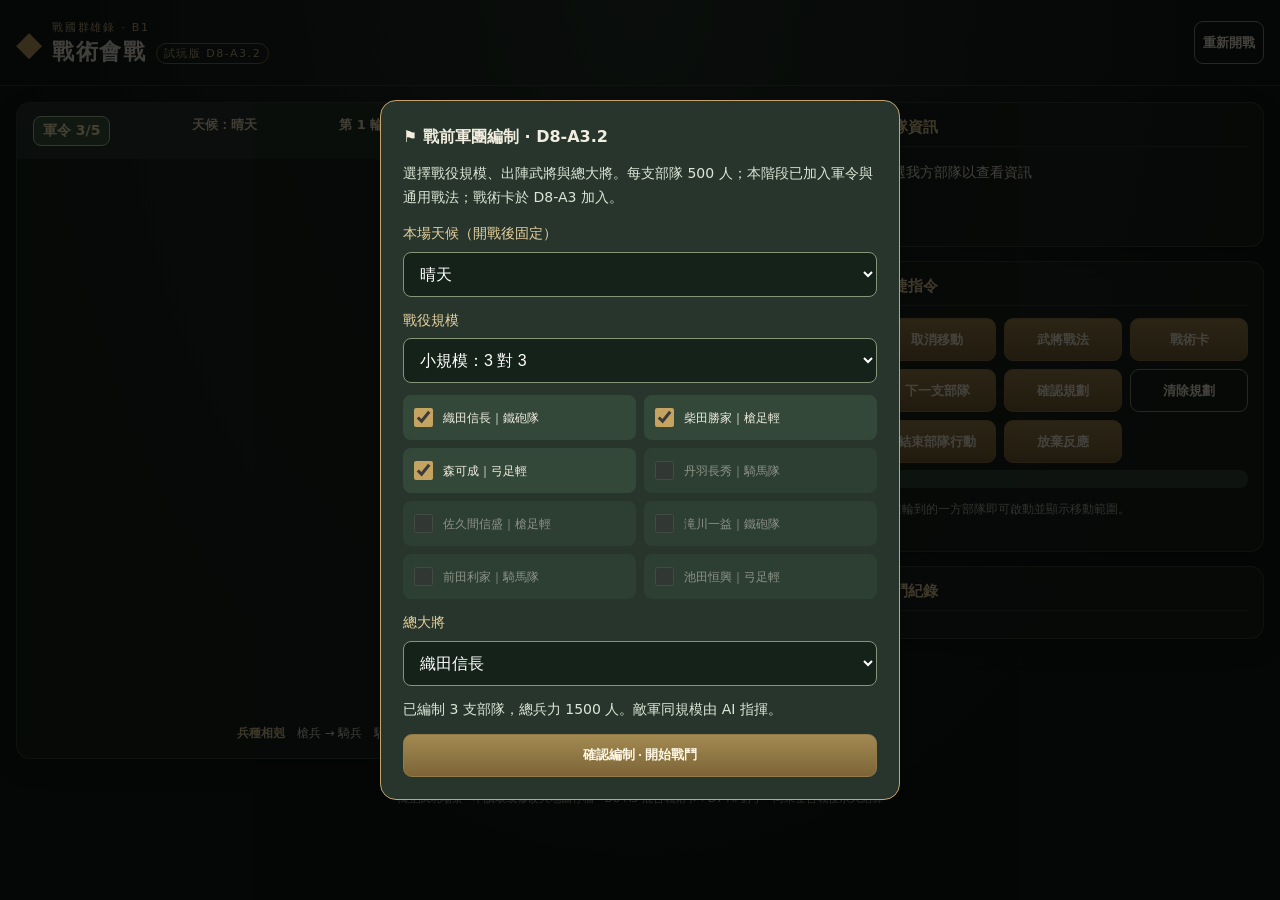
<file: tactical-test/index.html>
<!doctype html><html lang="zh-Hant"><head><meta charset="utf-8"><meta name="viewport" content="width=device-width, initial-scale=1, viewport-fit=cover"><meta name="theme-color" content="#151c19"><title>戰國群雄錄｜戰棋試玩 D8-A2</title><link rel="stylesheet" href="./style.css?v=D8-A3-2"></head><body>
<header><div class="brand"><span class="crest">◆</span><div><small>戰國群雄錄 · B1</small><h1>戰術會戰 <em>試玩版 D8-A3.2</em></h1></div></div><button id="reset" class="outline">重新開戰</button></header>
<main><section class="battlefield"><div class="status"><span id="orders">軍令 3/5</span><span id="weather">天候：晴天</span><span id="round">第 1 輪</span><span id="turn">攻方行動</span><span id="remaining">攻方尚可行動 3 隊</span><span id="phase">戰鬥中</span></div><div class="mapwrap"><svg id="map" role="img" aria-label="六角格戰棋地圖" viewBox="0 0 835 555"></svg></div><div class="legend matchup-legend" aria-label="兵種相剋提示"><strong>兵種相剋</strong><span>槍兵 → 騎兵</span><span>騎兵 → 弓兵</span><span>弓兵 → 槍兵</span><span>鐵砲：無固定相剋</span></div></section><aside><section class="panel"><h2>部隊資訊</h2><div id="unitInfo" class="info">點選我方部隊以查看資訊</div></section><section class="panel command-panel"><h2>快捷指令</h2><div class="controls"><button id="undo">取消移動</button><button id="skill">武將戰法</button><button id="cards">戰術卡</button><button id="nextUnit">下一支部隊</button><button id="reload" hidden>鐵砲自動裝填</button><button id="planConfirm">確認規劃</button><button id="planClear" class="outline">清除規劃</button><button id="end">結束部隊行動</button><button id="pass">放棄反應</button></div><p id="planInfo" class="plan-info"></p><p id="help" class="hint" aria-live="polite">點選輪到的一方部隊即可啟動並顯示移動範圍。</p></section><section class="panel"><h2>戰鬥紀錄</h2><div id="log" class="log" aria-live="polite"></div></section></aside></main>
<div id="formationDialog" class="confirm" role="dialog" aria-modal="true" aria-labelledby="formationHeading"><div class="confirm-card formation-card"><strong id="formationHeading">⚑ 戰前軍團編制 · D8-A3.2</strong><p class="reaction-info">選擇戰役規模、出陣武將與總大將。每支部隊 500 人；本階段已加入軍令與通用戰法；戰術卡於 D8-A3 加入。</p><label class="formation-field">本場天候（開戰後固定）<select id="weatherSelect"><option value="sun">晴天</option><option value="cloud">陰天</option><option value="rain">雨天</option><option value="fog">濃霧</option></select></label><label class="formation-field">戰役規模<select id="formationSize"><option value="skirmish">小規模：3 對 3</option><option value="field">中規模：5 對 5</option><option value="grand">大規模：8 對 8（實驗性）</option></select></label><div id="formationOfficers" class="formation-officers"></div><label class="formation-field">總大將<select id="formationCommander"></select></label><p id="formationStatus" class="reaction-info" aria-live="polite"></p><button id="formationStart">確認編制 · 開始戰鬥</button></div></div><div id="defenseDialog" class="confirm" hidden><div class="confirm-card"><strong>槍衾反應防禦</strong><p id="defenseInfo"></p><div class="confirm-actions"><button id="defenseChoose">槍衾（1 軍令）</button><button id="defensePass" class="outline">不使用</button></div></div></div>
<div id="reactionDialog" class="confirm" hidden role="dialog" aria-modal="true" aria-labelledby="reactionHeading"><div class="confirm-card"><strong id="reactionHeading">⚠ 敵軍進入反應範圍</strong><p id="reactionInfo" class="reaction-info"></p><div id="reactionCandidates" class="reaction-options"></div><div class="confirm-actions"><button id="reactionPass" class="outline">放棄反應（保留機會）</button></div></div></div><div id="skillDialog" class="confirm" hidden role="dialog" aria-modal="true"><div class="confirm-card"><strong>武將戰法</strong><p id="skillInfo" class="reaction-info"></p><div id="skillChoices" class="reaction-options"></div><button id="skillClose" class="outline">返回</button></div></div><div id="cardDialog" class="confirm" hidden role="dialog" aria-modal="true"><div class="confirm-card"><strong>戰術卡｜核心卡與手牌</strong><p id="cardInfo" class="reaction-info"></p><div id="cardChoices" class="reaction-options"></div><button id="cardClose" class="outline">返回</button></div></div><div id="attackConfirm" class="confirm" hidden><div class="confirm-card"><strong id="attackPreview">確認攻擊？</strong><div class="confirm-actions"><button id="confirmCancel" class="outline">取消</button><button id="confirmAttack">確認攻擊</button></div></div></div><footer>獨立試玩場景 · 不讀取或修改大地圖存檔 · D8-A3 混合戰術卡＋D7 AI 對手 · 尚未整合戰後永久結算</footer><script type="module" src="./ui.mjs?v=D8-A3-2"></script></body></html>
</file>
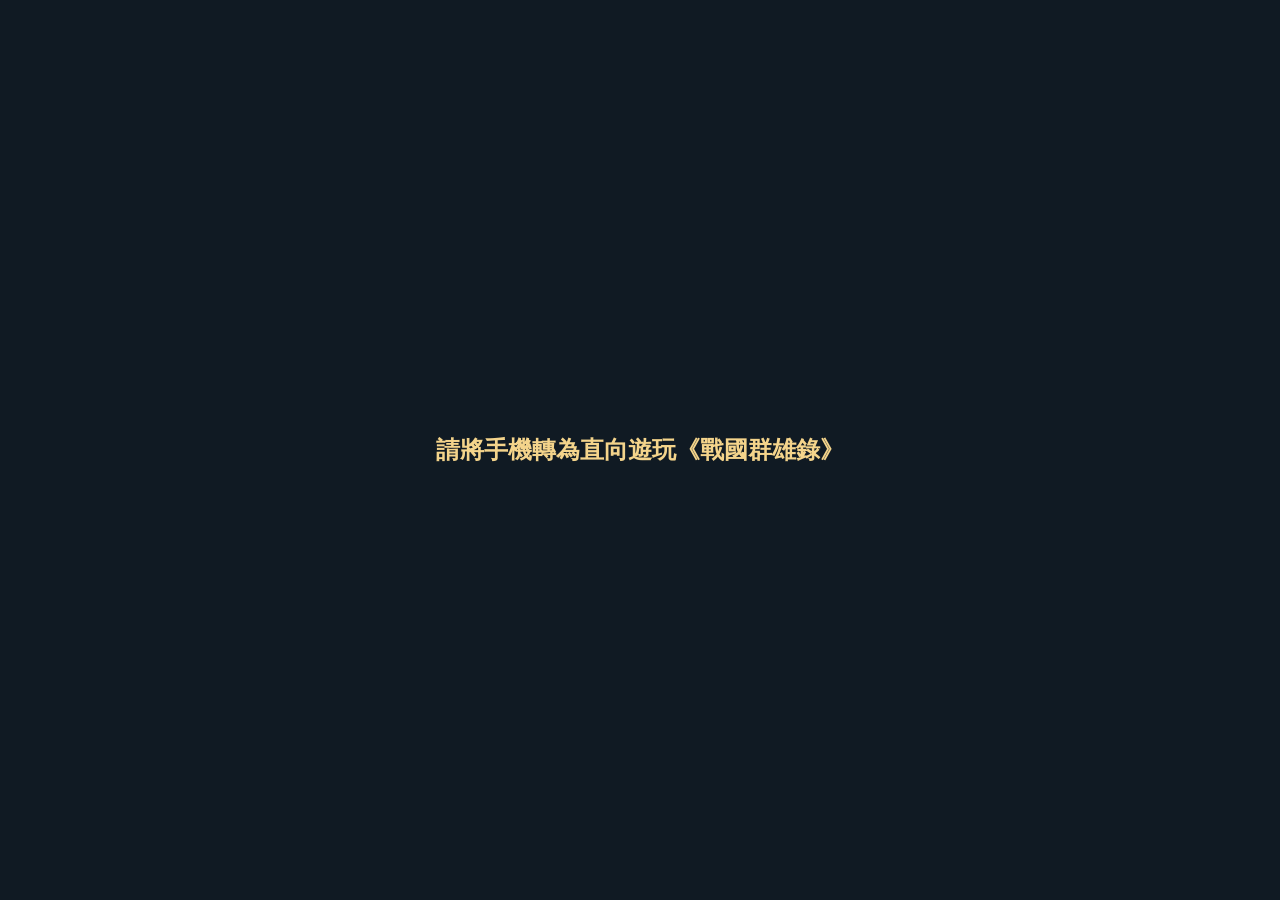
<file: %E6%88%B0%E5%9C%8B%E7%BE%A4%E9%9B%84%E9%8C%84_V094_%E5%9C%B0%E5%9C%96%E6%A8%99%E7%B1%A4%E4%BF%AE%E6%AD%A3%E7%89%88.html>
<!doctype html><html lang="zh-Hant"><head><meta charset="utf-8"><meta name="viewport" content="width=device-width,initial-scale=1"><title>戰國群雄錄 V0.9.0</title><style>*{box-sizing:border-box}body{margin:0;background:#171e28;color:#f2e5c5;font-family:system-ui}header{text-align:center;background:#293447;padding:16px;border-bottom:3px solid #c6a268}h1{font-size:25px;color:#f6d28a;margin:0}small,.hint{color:#bcb9ae}main{max-width:560px;margin:auto;padding:12px}.panel{background:#283445;border:2px solid #647082;padding:13px;margin:12px 0;border-radius:5px}h2{font-size:18px;color:#f6d28a;margin:0 0 12px}.stats,.map,.actions{display:grid;grid-template-columns:repeat(2,1fr);gap:8px}.stats{grid-template-columns:repeat(3,1fr);position:sticky;top:0;z-index:100;background:#171e28;padding:8px 0 9px;margin:-8px 0 8px;box-shadow:0 6px 12px rgba(0,0,0,.4);border-bottom:1px solid #c6a268}.stats .stat{padding:8px 3px}.stats .stat b{font-variant-numeric:tabular-nums;font-size:clamp(14px,4vw,18px)}.stats .stat.low b{color:#ff8d81}.stat{text-align:center;background:#192533;padding:10px 3px;font-size:12px}.stat b{display:block;color:#f6d28a;font-size:18px}button,select{font:inherit}button{background:#725936;border:2px solid #c9a46b;color:#fff0d0;padding:11px 5px;border-radius:4px;cursor:pointer}button:disabled{opacity:.35}.castle{background:#26394b;min-height:75px}.castle.enemy{background:#563b48}.castle.active{outline:3px solid #f6d28a}.castle strong{display:block}.castle span{font-size:12px}.full{width:100%;margin-top:10px}.officer{background:#192533;padding:11px;margin:9px 0;border-left:4px solid #c9a46b}.officer b{color:#f6d28a}select{width:100%;padding:10px;background:#192533;color:white;border:1px solid #8893a0;margin:8px 0}.log{font-size:13px;line-height:1.8;max-height:220px;overflow:auto}.hint{font-size:12px}
/* V0.7.4.1：僅資源列固定，地圖獨立全螢幕，不依捲動縮放 */
.hud{position:sticky;top:0;z-index:110;background:#171e28;padding:3px 0 5px;box-shadow:0 6px 15px #0009}
.hud .stats{position:static;top:auto;box-shadow:none;margin:0;padding:4px 0;border-bottom:0}
.map-launch{display:flex;align-items:center;justify-content:space-between;gap:8px;background:#253b3e;border:1px solid #aa9163;border-radius:6px;margin:10px 0;padding:10px 12px}
.map-launch strong{color:#f6d28a;font-size:14px}
.map-launch button{padding:9px 13px;white-space:nowrap}
.map-dialog{position:fixed;inset:0;z-index:1000;background:#111b26;display:none;flex-direction:column;overflow:hidden}
.map-dialog.open{display:flex}
.map-dialog-header{display:flex;align-items:center;justify-content:space-between;gap:10px;padding:calc(10px + env(safe-area-inset-top)) 12px 10px;background:#293447;border-bottom:2px solid #b99d70}
.map-dialog-header strong{color:#f6d28a;font-size:16px}
.map-dialog-header button{padding:9px 15px}
.map-dialog-body{flex:1;min-height:0;display:flex;align-items:center;justify-content:center;padding:8px;overflow:auto}
.map-dialog #mapCanvas{max-height:100%}.map-dialog .map-scene{display:block;width:100%;height:auto;max-width:900px;max-height:100%;aspect-ratio:600/420;touch-action:manipulation}
.map-dialog-footer{padding:10px 12px calc(10px + env(safe-area-inset-bottom));background:#293447;border-top:1px solid #647082}
.map-dialog-footer p{margin:0 0 7px;font-size:12px;color:#ddd3b9}
.map-dialog-footer button{width:100%}
body.map-open{overflow:hidden}
.map-fab{position:fixed;right:calc(15px + env(safe-area-inset-right));bottom:calc(18px + env(safe-area-inset-bottom));z-index:450;border-radius:999px;background:#876234;border:2px solid #f0ce87;box-shadow:0 5px 20px #0009;padding:13px 17px;font-weight:700;min-width:100px}
body.map-open .map-fab{display:none}
main{padding-bottom:80px}
.war-options{display:grid;grid-template-columns:repeat(2,minmax(0,1fr));gap:8px}
.war-options label{font-size:12px;color:#e8d8b2}
.war-options select{margin:5px 0 8px}
.war-preview{padding:10px;border:1px solid #647082;background:#1b2a38;border-radius:5px;font-size:12px;line-height:1.8}
.war-report{background:#202d3b;border-left:3px solid #d9ad64;padding:10px;margin:10px 0;font-size:12px;line-height:1.65}
.personnel-card{background:#192533;border:1px solid #536578;border-radius:5px;padding:10px;margin:8px 0}
.personnel-card b{color:#f6d28a}.personnel-card p{font-size:12px;margin:5px 0;line-height:1.55}
.personnel-chip{font-size:11px;color:#d8c69c}.personnel-list{max-height:370px;overflow:auto}
.personnel-actions{display:grid;grid-template-columns:repeat(2,minmax(0,1fr));gap:8px}
.personnel-actions button{font-size:13px;padding:9px 4px}
.personnel-subtitle{margin:14px 0 6px;color:#f6d28a;font-size:14px}

.map-node{cursor:pointer;outline:none}
.map-node .marker{stroke:#16212a;stroke-width:1.5}
.map-node.selected .marker{stroke:#fff0aa;stroke-width:3}
.map-node:focus .marker{stroke:#fff;stroke-width:3}
.map-label{font:700 11px system-ui,sans-serif;paint-order:stroke;stroke:#17212d;stroke-width:3px;fill:#fff1d5}
.map-troops{font:9px system-ui,sans-serif;paint-order:stroke;stroke:#17212d;stroke-width:2px;fill:#f4ead0}
@media(max-width:390px){.map-label{font-size:11px}.map-troops{font-size:9px}}

/* V0.7.4.1 戰國卷軸 UI — interface only; game data and mechanics preserved */
:root{--ink:#121b20;--panel:#24313a;--gold:#d6ad67;--paper:#eee1c4;--line:#756448}
body{background:radial-gradient(ellipse at top,#33423f 0%,#101a20 78%);color:var(--paper);font-family:-apple-system,BlinkMacSystemFont,'Noto Sans TC',system-ui,sans-serif}
header{background:linear-gradient(105deg,#17272b,#35413a 48%,#19282e);border-bottom:2px solid var(--gold);padding:12px 10px 10px;box-shadow:0 5px 24px #0008}
header h1{font-family:serif;font-size:24px;letter-spacing:3px;text-shadow:0 2px 5px #000}
header small{color:#d9bd87;letter-spacing:2px}
main{max-width:960px;padding:12px 12px 116px}
.panel{background:linear-gradient(155deg,#2b393d,#202d33);border:1px solid #9a8256;border-radius:10px;box-shadow:0 6px 18px #0005;padding:15px}
.panel h2{font-family:serif;color:#e7c37b;letter-spacing:1px;border-bottom:1px solid #877450;padding-bottom:9px}
button{border-radius:8px;min-height:41px;touch-action:manipulation}
button:active{transform:scale(.985)}
select{min-height:43px;border-radius:7px}
.hud{position:sticky;top:0;z-index:100;background:#142229f2;border:1px solid #5f604d;border-radius:10px;backdrop-filter:blur(12px);box-shadow:0 5px 15px #0007}
.map-launch{display:none!important}
.map-fab{bottom:calc(86px + env(safe-area-inset-bottom));right:12px;min-width:unset;padding:11px 14px;font-size:13px}
.sengoku-hero{background:linear-gradient(125deg,#39453d,#202d35);border:1px solid #9b8051;border-radius:12px;overflow:hidden;margin:10px 0;box-shadow:0 10px 25px #0007}
.sengoku-hero-top{display:flex;justify-content:space-between;align-items:center;padding:12px 14px 7px;gap:8px}
.sengoku-hero-top strong{font-family:serif;font-size:20px;color:#f1d38d}
.sengoku-hero-top small{color:#e4d1a8;font-size:11px}
.sengoku-hero-map{background:#274b57;overflow:hidden}
.sengoku-hero-map .map-scene{display:block;width:100%;height:auto;max-height:390px}
.sengoku-hero-map .map-node{cursor:pointer}
.sengoku-hero-foot{display:flex;gap:8px;justify-content:space-between;align-items:center;padding:9px 12px;font-size:12px}
.sengoku-hero-foot button{background:#866335;color:#fff0c8;white-space:nowrap}
.ui-tabs{position:fixed;bottom:0;left:0;right:0;z-index:430;display:grid;grid-template-columns:repeat(5,minmax(0,1fr));gap:2px;padding:8px 7px calc(8px + env(safe-area-inset-bottom));background:#15242bf5;border-top:2px solid #b58d50;box-shadow:0 -7px 20px #0009;backdrop-filter:blur(12px)}
.ui-tabs button{font-size:12px;display:flex;flex-direction:column;align-items:center;justify-content:center;gap:3px;min-width:0;min-height:54px;padding:5px 0;background:#293840;color:#dfd3b6;border:1px solid #49585b;border-radius:8px}
.ui-tabs button.active{background:#6b5234;color:#fff0c4;border-color:#e4bb76;box-shadow:inset 0 0 12px #b78c4d55}
.ui-tabs .tab-icon{font-size:21px;line-height:1.1}
.ui-screen[hidden]{display:none!important}
.ui-screen{animation:screenFade .15s ease-out}
@keyframes screenFade{from{opacity:.6;transform:translateY(4px)}to{opacity:1;transform:none}}
.ui-city-summary{display:flex;align-items:center;gap:12px;padding:12px;background:linear-gradient(105deg,#514532,#2d3c3e);border:1px solid #9a8256;border-radius:10px;margin:10px 0}
.ui-portrait{width:76px;height:86px;flex-shrink:0;display:flex;flex-direction:column;align-items:center;justify-content:center;background:radial-gradient(circle at 45% 30%,#aa8554,#493c32 70%);border:2px solid #d6ad67;border-radius:6px;box-shadow:inset 0 0 20px #201a1a9c}
.ui-portrait .crest{font-size:30px;line-height:1.2}.ui-portrait .portrait-name{font-size:11px;color:#fff1d3;margin-top:7px;font-weight:700}
.ui-city-summary strong{font-family:serif;font-size:20px;color:#f2d28e}
.ui-city-summary p{font-size:12px;line-height:1.7;margin:5px 0;color:#e2d6bb}
.ui-screen-title{font-family:serif;color:#e9c47d;font-size:21px;margin:17px 3px 9px}
.ui-screen .panel{margin:10px 0}
.ui-screen .personnel-list{max-height:none}
.ui-screen .officer{border-color:#8d744c}
.ui-screen .actions{gap:8px}
.ui-screen .actions button{font-size:13px}
.ui-battle-overlay{position:fixed;inset:0;z-index:1100;background:#080f15db;display:flex;align-items:center;justify-content:center;padding:18px;backdrop-filter:blur(8px)}
.ui-battle-overlay[hidden]{display:none!important}
.ui-battle-card{width:min(440px,100%);background:linear-gradient(145deg,#35413c,#1a2932);border:2px solid #d2ab6a;border-radius:14px;padding:20px;box-shadow:0 20px 70px #000b;text-align:center}
.ui-battle-banner{font-family:serif;font-size:29px;letter-spacing:3px;color:#f3d58d;margin:10px 0}
.ui-battle-sub{font-size:13px;color:#e5d5b8;line-height:1.9}
.ui-battle-stats{display:grid;grid-template-columns:1fr 1fr;gap:8px;margin:15px 0}
.ui-battle-stat{padding:10px;background:#15252c;border:1px solid #65716c;border-radius:8px;font-size:12px}
.ui-battle-stat b{display:block;font-size:19px;color:#f3d58d}
.ui-battle-card button{width:100%;background:#87633c;color:#fff4d9}
@media(min-width:720px){.sengoku-hero-map .map-scene{max-height:480px}.ui-tabs{left:50%;transform:translateX(-50%);max-width:760px;border-radius:12px 12px 0 0}}
@media(max-width:370px){.ui-tabs button{font-size:10px}.ui-portrait{width:65px}}

/* V0.7.4.1: information-first city and officer screens, optimized for iPhone */
.ui-city-dashboard{margin:10px 0 14px;padding:14px;border:1px solid #b99a66;border-radius:12px;background:linear-gradient(145deg,#34413d,#1b2a32);box-shadow:0 7px 20px #0005}
.ui-city-head{display:flex;gap:12px;align-items:center}.ui-city-head h2{margin:0;color:#f2d18b;font-size:22px;border:0;padding:0}.ui-city-head p{font-size:12px;line-height:1.7;margin:4px 0;color:#e3d7bd}
.ui-city-grid{display:grid;grid-template-columns:repeat(3,minmax(0,1fr));gap:7px;margin-top:12px}
.ui-city-metric{padding:10px 4px;text-align:center;border:1px solid #52646a;border-radius:8px;background:#152630}
.ui-city-metric span{display:block;font-size:10px;color:#c9b99a}.ui-city-metric b{display:block;font-size:16px;color:#f6d490;margin-top:4px;font-variant-numeric:tabular-nums}
.ui-city-units{margin-top:10px;font-size:12px;line-height:1.8;color:#e7d7b8;border-top:1px solid #6c6957;padding-top:8px}
.ui-quick-nav{display:grid;grid-template-columns:repeat(2,minmax(0,1fr));gap:8px;margin-top:10px}.ui-quick-nav button{background:#4b503d;font-size:12px;padding:8px 4px}
.ui-officer-gallery{display:grid;grid-template-columns:repeat(2,minmax(0,1fr));gap:9px;margin:10px 0}
.ui-officer-card{min-width:0;border:1px solid #796a50;border-radius:11px;overflow:hidden;background:linear-gradient(155deg,#34413f,#1b2b34);box-shadow:0 5px 15px #0004}
.ui-officer-top{display:flex;align-items:center;gap:8px;padding:10px 9px 8px}
.ui-officer-avatar{flex:0 0 55px;width:55px;height:67px;position:relative;overflow:hidden;border:1px solid #c6a367;border-radius:7px;background:radial-gradient(circle at 50% 20%,#997d58,#3c4b4c 65%,#1b252e)}
.ui-officer-avatar:before{content:'';position:absolute;width:23px;height:26px;border-radius:46% 46% 40% 40%;background:#dfbf95;left:15px;top:17px;box-shadow:0 -8px 0 3px #252d30}
.ui-officer-avatar:after{content:'';position:absolute;width:52px;height:39px;border-radius:50% 50% 0 0;background:linear-gradient(90deg,#334451,#746345,#334451);left:1px;top:49px;border-top:2px solid #d0ae77}
.ui-officer-avatar .avatar-crest{position:absolute;z-index:2;right:1px;top:0;font-size:14px;color:#f5db96;text-shadow:0 1px 3px #000}
.ui-officer-meta{min-width:0;flex:1}.ui-officer-meta b{display:block;font-size:14px;color:#f6d28a;overflow-wrap:anywhere}.ui-officer-meta span{font-size:10px;line-height:1.6;color:#ddc8a3;display:block}
.ui-officer-skills{display:grid;grid-template-columns:repeat(2,1fr);gap:5px;padding:0 9px 8px}.ui-officer-skill{font-size:10px;color:#e9dfca}.ui-officer-skill .bar{height:5px;border-radius:4px;background:#12212b;margin-top:3px;overflow:hidden}.ui-officer-skill .bar i{display:block;height:100%;background:linear-gradient(90deg,#8e6b3c,#f0c677)}
.ui-officer-footer{border-top:1px solid #58615b;padding:8px 9px;font-size:10px;line-height:1.5;color:#ddc8a3}
.ui-gallery-toggle{width:100%;background:#344a4c;margin:5px 0 8px;font-size:12px}
.ui-battle-phase{min-height:210px;display:flex;flex-direction:column;align-items:center;justify-content:center;gap:9px;animation:phaseIn .24s ease-out}
.ui-battle-phase .phase-icon{font-size:48px}.ui-battle-phase h3{font-family:serif;font-size:25px;color:#f4d18a;margin:0}.ui-battle-phase p{font-size:13px;line-height:1.8;color:#e9ddc4;margin:0}
.ui-battle-step{font-size:11px;color:#d7b879;letter-spacing:2px;margin:0 0 8px}.ui-battle-actions{display:flex;gap:8px;margin-top:13px}.ui-battle-actions button{flex:1}
@keyframes phaseIn{from{opacity:.3;transform:translateY(9px)}to{opacity:1;transform:translateY(0)}}
@media(max-width:345px){.ui-officer-gallery{grid-template-columns:1fr}.ui-city-grid{gap:4px}.ui-city-metric b{font-size:14px}}
@media(min-width:650px){.ui-officer-gallery{grid-template-columns:repeat(3,minmax(0,1fr))}}

/* V0.7.4.1: always-available turn control, stacked above the map shortcut */
.turn-fab{position:fixed;right:12px;bottom:calc(145px + env(safe-area-inset-bottom));z-index:451;min-width:104px;padding:11px 13px;border-radius:999px;background:#78452e;border:2px solid #e4b774;color:#fff1d4;box-shadow:0 5px 20px #0009;font-size:13px;font-weight:700}
.turn-fab:disabled{opacity:.45;filter:grayscale(1);cursor:not-allowed}
body.map-open .turn-fab{display:none}
body:has(.ui-battle-overlay:not([hidden])) .turn-fab{display:none}
@media(max-width:370px){.turn-fab{padding:10px 11px;min-width:94px;font-size:12px}}
.portrait-label{position:absolute;z-index:3;bottom:2px;left:0;right:0;text-align:center;font-size:11px;font-weight:700;color:#f9e3b4;text-shadow:0 1px 3px #000;background:#172632a8}
.trait-desc{display:block;color:#f2d595;margin-top:4px}
.ui-officer-avatar:nth-child(1){box-shadow:inset 0 0 14px #9e8b5b}
.war-art-trigger{margin:8px 0;padding:10px 12px;border:1px solid #b99a52;border-radius:9px;background:#59432255;color:#f7dd9a;text-align:left}
.war-art-trigger b,.war-art-trigger span{display:block}
.war-art-trigger span{font-size:12px;margin-top:4px}
.war-art-none{margin:6px 0;font-size:12px;color:#aeb9c1}
.ui-officer-avatar .portrait-art{width:100%;height:100%;display:block}
.ui-officer-card{cursor:pointer}.ui-officer-card:focus-visible{outline:3px solid #f5d18a;outline-offset:2px}
#officerBioDialog[hidden]{display:none!important}
#officerBioDialog{position:fixed;inset:0;z-index:1200;background:#0b101bdc;overflow-y:auto;padding:22px 14px;display:flex;align-items:flex-start;justify-content:center}
.bio-open{overflow:hidden}.bio-card{position:relative;background:#283445;color:#f2e5c5;border:2px solid #c9a46b;border-radius:13px;padding:18px;max-width:480px;width:100%;margin:auto}
.bio-close{position:absolute;right:10px;top:10px;padding:6px 12px;z-index:2}
.bio-hero{display:flex;gap:15px;align-items:center;padding-right:22px}
.bio-hero>.portrait-art{width:110px;min-width:110px;height:138px;border:2px solid #bba16e;border-radius:8px}
.bio-hero h2{font-size:24px;margin:7px 0}.bio-hero p{margin:5px 0;font-size:13px}
.bio-abilities{display:grid;grid-template-columns:repeat(2,1fr);gap:8px;margin:18px 0}
.bio-abilities span{background:#1b2834;border:1px solid #697582;padding:9px;text-align:center}
.bio-card>p{line-height:1.8}

/* V0.7.5 繪卷地圖：圖片背景＋動態勢力/兵力點選層 */
.sengoku-hero-map{background:#ddbd83;overflow:auto;-webkit-overflow-scrolling:touch}
.sengoku-hero-map .map-scene{min-width:600px;max-height:none!important;width:100%;height:auto}
.map-dialog-body{justify-content:flex-start;align-items:flex-start;overflow:auto;-webkit-overflow-scrolling:touch}
.map-dialog #mapCanvas{max-height:none!important;min-width:900px}
.map-dialog .map-scene{min-width:900px;max-height:none!important;max-width:none!important;aspect-ratio:1536/1024}
.map-node{cursor:pointer;touch-action:manipulation}

.map-view-controls{display:flex;gap:6px;flex-wrap:wrap;align-items:center;padding:7px 8px;background:#293447;color:#f5e6bd}
.map-view-controls button{flex:1;min-width:78px;border:1px solid #b9a27b;border-radius:7px;padding:7px 5px;background:#453b30;color:#fff3d8;font-size:12px}
.map-view-controls button.active{background:#f0dba7;color:#312416;font-weight:bold}
.map-guide{font-size:11px;line-height:1.45;color:#e9dcc4;padding:4px 9px;background:#293447}
.map-dialog .map-view-controls{position:sticky;left:0;z-index:3}
.map-corner-controls g[role=button]{cursor:pointer;touch-action:manipulation}
#ukiyoSettings[hidden]{display:none!important}
#ukiyoSettings{position:fixed;inset:0;z-index:1700;background:#0a1015db;display:flex;align-items:center;justify-content:center;padding:20px}
.ukiyo-settings-card{width:min(420px,100%);padding:22px;background:#f2dfae;border:5px double #643627;color:#2a1d16;box-shadow:0 12px 40px #000a;font-family:serif}
.ukiyo-settings-card h2{color:#422719}.ukiyo-settings-card p{line-height:1.7}
.ukiyo-settings-card button{display:block;width:100%;margin-top:10px;background:#a94738;color:#fff4d8;border-color:#532b21}
/* V0.8 map viewport overrides */
.sengoku-hero-map{height:auto;aspect-ratio:1672/941;max-height:65vh;overflow:auto;position:relative;touch-action:pan-x pan-y;background:#bca06a;cursor:grab}
.sengoku-hero-map:active{cursor:grabbing}.sengoku-hero-map .map-scene,.map-dialog .map-scene{min-width:0!important;max-width:none!important;max-height:none!important;width:100%!important;height:auto!important;aspect-ratio:1672/941!important;display:block}
.map-zoom-surface{flex-shrink:0;min-width:100%;line-height:0;position:relative}
.map-dialog-body{display:block!important;padding:0!important;overflow:auto!important;touch-action:pan-x pan-y}
.map-dialog #mapCanvas{display:block!important;min-width:0!important;width:100%!important;max-height:none!important}
.zoom-controls{display:flex;gap:9px;align-items:center;padding:8px 10px;background:#293447;font-size:12px;line-height:1.4}.zoom-controls input{min-width:50px;flex:1;accent-color:#f4cf82;height:28px}.zoom-controls output{min-width:42px;font-variant-numeric:tabular-nums}.zoom-controls button{font-size:12px;padding:5px 9px}.map-view-controls{flex-wrap:nowrap;gap:5px}.map-view-controls button{min-width:0!important;white-space:nowrap}.map-guide{min-height:34px}.map-node .hq-symbol{display:none}.hq-node .hq-symbol{display:block}
[data-detail=overview] .minor-node{display:none}[data-detail=overview] .city-troops,[data-detail=medium] .city-troops{display:none}[data-detail=medium] .minor-node .city-caption{display:none}
.map-node:focus circle:first-of-type{stroke:#fff;stroke-width:7}.map-scene .map-node{outline:none}.province-label{opacity:.96}.city-caption,.city-troops{pointer-events:none}
@media(min-width:800px){main{max-width:980px}.sengoku-hero-map{height:auto;max-height:600px}}

/* V0.9.0 reference-inspired full screen strategy map */
body.v082-map{overflow:hidden}body.v082-map>header,body.v082-map .hud,body.v082-map .map-fab,body.v082-map .turn-fab,body.v082-map #uiTabs{display:none!important}
body.v082-map main{position:fixed;inset:0;z-index:420;max-width:none!important;padding:0!important;margin:0!important;overflow:hidden}
body.v082-map .ui-screen[data-screen="map"]{position:absolute;inset:0;overflow:hidden}
body.v082-map .sengoku-hero{position:absolute;inset:0;margin:0;border:0;border-radius:0;background:#cbb68b}
body.v082-map .sengoku-hero-top,body.v082-map .sengoku-hero-foot,body.v082-map #heroMapControls{display:none!important}
body.v082-map .sengoku-hero-map{position:absolute;inset:0;height:100%;width:100%;max-height:none;aspect-ratio:auto;overflow:auto}
body.v082-map .sengoku-hero-map .map-zoom-surface{min-height:100%;display:flex;align-items:center}
body.v082-map .ui-city-summary,body.v082-map .ui-screen-title,body.v082-map .ui-screen[data-screen="map"]>.panel,body.v082-map .ui-screen[data-screen="map"]>.full,body.v082-map .ui-screen[data-screen="map"]>.hint{display:none!important}
.v082-side,.v082-top,.v082-bottom{display:none}
body.v082-map .v082-top{display:flex;position:absolute;top:0;left:0;right:0;height:56px;z-index:9;align-items:center;justify-content:space-between;gap:9px;padding:5px 12px;background:linear-gradient(#263038,#0c141c);border-bottom:3px double #c9a46b;color:#f4d78f;box-shadow:0 4px 15px #0009;font-family:serif;white-space:nowrap}
.v082-top strong{font-size:clamp(17px,2.6vw,30px);letter-spacing:2px}.v082-top small{font:12px system-ui;color:#dfd0ae}.v082-top span{font-size:clamp(11px,1.5vw,19px)}.v082-top button{padding:4px;min-height:28px}
body.v082-map .v082-side{display:flex;position:absolute;top:64px;left:7px;z-index:8;width:clamp(105px,12vw,155px);flex-direction:column;gap:3px;padding:9px;background:#111b22ef;border:2px solid #b69a67;border-radius:8px;box-shadow:0 5px 18px #0008;color:#f0e2c2;font-family:serif}
.v082-side>b{text-align:center;letter-spacing:2px;padding-bottom:6px}.v082-force{display:flex;align-items:center;gap:7px;white-space:nowrap;font-size:clamp(11px,1.35vw,16px)}.v082-force i{width:clamp(22px,2.8vw,30px);height:clamp(22px,2.8vw,30px);display:grid;place-items:center;flex-shrink:0;font-size:17px;color:white;font-style:normal;border:1px solid #e4c98c;border-radius:5px;text-shadow:0 1px 2px #000}
body.v082-map .v082-bottom{display:flex;position:absolute;bottom:8px;left:8px;right:8px;z-index:9;align-items:end;gap:8px;pointer-events:none}.v082-bottom>*{pointer-events:auto}
.v082-controls{flex:1;display:flex;align-items:end;justify-content:space-between;gap:8px;min-width:0}.v082-controls .map-view-controls,.v082-controls .zoom-controls{background:#101a22f2;border:2px solid #b69a67;border-radius:8px;padding:6px;box-shadow:0 4px 16px #0008}.v082-controls .map-view-controls button{flex:none;min-width:0!important;padding:8px 10px;background:#202e39;font-family:serif}.v082-controls .map-view-controls button.active{background:#205982;color:white;box-shadow:0 0 8px #64c7ff}.v082-controls .map-view-controls button:last-child{display:none}.v082-controls .zoom-controls{margin-left:auto;min-width:clamp(160px,25vw,340px)}.v082-controls .zoom-controls button:last-child{display:none}.v082-controls .map-guide{display:none}.v082-end{min-width:clamp(85px,12vw,175px);background:linear-gradient(125deg,#97651d,#f4ca76,#875016);border:3px double #fff0b5;color:#271c11;font:900 clamp(14px,2vw,24px) serif;box-shadow:0 4px 15px #000a}
@media(max-height:520px){body.v082-map .v082-top{height:43px}body.v082-map .v082-side{top:48px;padding:4px;gap:1px}.v082-side>b{font-size:12px;padding:0}.v082-force i{width:20px;height:20px;font-size:12px}.v082-controls .zoom-controls{padding:2px 4px}.v082-controls .map-view-controls button{padding:4px 6px}}
@media(max-width:750px){.v082-top span:nth-child(2){display:none}.v082-controls .zoom-controls span{display:none}.v082-controls .zoom-controls{min-width:130px}.v082-controls .zoom-controls button{display:none}.v082-controls .map-view-controls button{padding:5px}.v082-end{min-width:80px}}

/* V0.9.0: iPhone portrait only — map-first layout */
html,body{overscroll-behavior:none}
body.v082-map{height:100dvh;overflow:hidden}
body.v082-map main{height:100dvh;min-height:0}
body.v082-map .ui-screen[data-screen="map"]{height:100%;width:100%}
body.v082-map .sengoku-hero{height:100%;width:100%;background:#bda477}
body.v082-map .sengoku-hero-map{inset:0;display:block;overflow:auto!important;overscroll-behavior:contain;touch-action:pan-x pan-y;background:#bda477}
body.v082-map .sengoku-hero-map .map-zoom-surface{display:block!important;min-width:0!important;min-height:0!important;width:max(100%, 100vh)!important;max-width:none!important;position:relative;line-height:0;margin-top:0!important}
body.v082-map .sengoku-hero-map .map-scene{display:block!important;width:100%!important;height:auto!important;min-width:0!important;max-width:none!important;max-height:none!important;aspect-ratio:1672/941!important}
body.v082-map .city-troops{display:none!important}
body.v082-map .v082-top{height:83px;display:grid;grid-template-columns:1fr auto;grid-template-rows:36px 27px;align-content:center;gap:2px 8px;padding:7px 10px;white-space:nowrap;box-sizing:border-box}
body.v082-map .v082-top strong{font-size:clamp(17px,5vw,23px);grid-column:1;grid-row:1}
body.v082-map .v082-top span:nth-child(2){display:block!important;grid-column:2;grid-row:1;font-size:12px;padding:4px 5px;background:#121920;border:1px solid #8e754e;border-radius:4px}
body.v082-map .v082-top span:nth-child(3){display:block!important;grid-column:1/-1;grid-row:2;min-width:0;overflow:hidden;text-overflow:clip;font-size:clamp(10px,2.9vw,13px);letter-spacing:-.3px}
body.v082-map .v082-top span:nth-child(3) button{float:right;font-size:12px;min-height:23px;padding:0 6px}
body.v082-map .v082-side{top:91px;left:6px;width:98px;max-width:25vw;padding:6px 5px;gap:1px;border-width:1px;box-sizing:border-box}
body.v082-map .v082-side>b{font-size:12px;padding-bottom:3px}
body.v082-map .v082-force{font-size:11px;gap:5px;line-height:1.3;padding:1px 0}
body.v082-map .v082-force i{width:21px;height:21px;font-size:13px}
body.v082-map .v082-bottom{left:0;right:0;bottom:0;display:flex;flex-direction:column;align-items:stretch;gap:5px;padding:8px 8px max(10px,env(safe-area-inset-bottom));background:linear-gradient(#121a22ee,#0a1119);border-top:2px solid #b8995d;box-sizing:border-box}
body.v082-map .v082-controls{width:100%;display:flex;flex-direction:column;align-items:stretch;gap:5px}
body.v082-map .v082-controls .map-view-controls{display:grid;grid-template-columns:repeat(4,minmax(0,1fr));width:100%;gap:4px;padding:0;background:transparent;border:0;box-shadow:none}
body.v082-map .v082-controls .map-view-controls button{font-size:clamp(12px,3.5vw,15px);min-height:37px;padding:6px 2px}
body.v082-map .v082-controls .zoom-controls{display:flex;width:100%;margin:0;min-width:0;box-sizing:border-box;padding:1px 8px;min-height:33px}
body.v082-map .v082-controls .zoom-controls span{display:block!important;font-size:11px;min-width:30px}
body.v082-map .v082-controls .zoom-controls output{font-size:12px;min-width:36px}
body.v082-map .v082-controls .zoom-controls input{min-width:0;width:100%;height:25px}
body.v082-map .v082-end{width:100%;min-height:40px;font-size:19px}
body.v082-map .v082-controls .zoom-controls button{display:none}
body.v082-map .v082-controls .map-view-controls button:last-child{display:none}
body.v082-map .map-node .castle-art{filter:drop-shadow(1px 2px 1px #21180a9c)}
@media(max-width:390px){body.v082-map .v082-top{padding-left:6px;padding-right:6px}body.v082-map .v082-top strong{font-size:17px}body.v082-map .v082-top span:nth-child(3){font-size:10px}}
@media(orientation:landscape){body.v082-map::after{content:'請將手機轉為直向遊玩《戰國群雄錄》';position:fixed;inset:0;z-index:99999;display:grid;place-items:center;text-align:center;padding:25px;background:#101a23;color:#f4d48b;font:bold 24px serif}}


/* V0.9.0 map legibility refinements */
body.v082-map .map-node .castle-art{filter:drop-shadow(1px 1px 1px #21180a9c)}
body.v082-map .map-node .city-caption{pointer-events:none}
body.v082-map .map-node .city-troops{display:none!important}
body.v082-map .map-zoom-surface[data-detail="overview"] .minor-node{display:none}
body.v082-map .map-zoom-surface[data-detail="medium"] .minor-node .city-caption{display:none}
body.v082-map .map-zoom-surface[data-detail="medium"] .minor-node .castle-art{opacity:.8}
body.v082-map .map-zoom-surface[data-detail="medium"] .minor-node.selected .city-caption{display:block}
body.v082-map .map-zoom-surface[data-detail="overview"] .hq-node .city-caption{display:block}
body.v082-map .map-node.selected .city-caption rect{stroke:#fff2a4;stroke-width:3}


/* V0.9.0: map scales to cover the visible viewport, with no blank bottom region. */
body.v082-map .sengoku-hero-map .map-zoom-surface{flex:none!important;max-width:none!important;max-height:none!important;margin:0!important;}
body.v082-map .sengoku-hero-map .map-scene{display:block!important;aspect-ratio:1672/941!important;}
body.v082-map .sengoku-hero-map{scrollbar-width:none;}
body.v082-map .sengoku-hero-map::-webkit-scrollbar{display:none;}

/* V0.9.0: dialog map fills viewport immediately; zoom changes only the view area. */
.map-dialog.open .map-dialog-body{position:relative;display:block!important;flex:1 1 0!important;min-height:0!important;overflow:auto!important;padding:0!important;align-items:unset!important;justify-content:unset!important;background:#bda477!important;}
.map-dialog.open #mapCanvas{display:block!important;width:100%!important;min-width:0!important;max-width:none!important;max-height:none!important;overflow:visible!important;}
.map-dialog.open .map-zoom-surface{display:block!important;max-width:none!important;max-height:none!important;margin:0!important;flex:none!important;}
.map-dialog.open .map-scene{display:block!important;width:100%!important;height:auto!important;min-width:0!important;max-width:none!important;max-height:none!important;aspect-ratio:1672/941!important;}

/* V0.9.0: non-destructive bottom sheet; map and scroll position stay mounted. */
.v089-sheet[hidden]{display:none!important}
.v089-sheet{position:absolute;bottom:0;left:0;right:0;z-index:35;background:linear-gradient(180deg,#273342,#101c29);border-top:2px solid #e3ba72;border-radius:16px 16px 0 0;padding:8px 14px calc(12px + env(safe-area-inset-bottom));color:#f8e6c2;box-shadow:0 -7px 22px #0009;font-family:system-ui;animation:v089rise .18s ease-out}
@keyframes v089rise{from{transform:translateY(25px);opacity:.65}to{transform:translateY(0);opacity:1}}
.v089-sheet-handle{width:44px;height:4px;border-radius:5px;background:#8b9a9d;margin:0 auto 9px}
.v089-sheet-head{display:flex;justify-content:space-between;align-items:center;gap:12px}
.v089-sheet-head small{font-size:12px;color:#c7af84}
.v089-sheet-head h3{font-size:20px;margin:3px 0 9px;color:#f5d394}
.v089-sheet-head button{background:#4c3e31;color:#fff0cf;border:1px solid #b3935b;padding:7px 12px;border-radius:8px}
.v089-stats{display:flex;justify-content:space-between;gap:5px;font-size:12px;margin:0 0 12px;white-space:nowrap}
.v089-stats span{padding:7px 5px;background:#172431;border-radius:6px;flex:1;text-align:center}
.v089-sheet-actions{display:grid;grid-template-columns:repeat(3,minmax(0,1fr));gap:9px}
.v089-sheet-actions button{background:linear-gradient(#9a743a,#664622);color:#fff4d6;border:1px solid #f2c780;border-radius:8px;padding:10px 3px;font-weight:700}
.v089-sheet-actions button:disabled{opacity:.45}
.map-dialog{isolation:isolate}
.map-dialog .v089-sheet{position:absolute;bottom:0;z-index:25}
.v089-main-sheet{position:fixed;bottom:clamp(170px,19vh,230px);z-index:610;left:0;right:0}
body.v082-map .sengoku-hero-map .hq-node .castle-art{filter:drop-shadow(0 1px 3px #fff2a2) drop-shadow(1px 2px 2px #0009)}
body.v082-map .sengoku-hero-map .minor-node .castle-art{opacity:.92}
@media(max-height:620px){.v089-main-sheet{bottom:130px}.v089-sheet{padding-top:5px}.v089-stats{margin-bottom:5px}}

/* V0.9.0 full-screen map hotfix: controls remain visible and reachable */
#mapDialog{height:100dvh;max-height:100dvh;overflow:hidden}
#mapDialog .map-dialog-header{flex:0 0 auto}
#mapDialog #mapDialogControls{flex:0 0 auto}
#mapDialog .map-dialog-body{flex:1 1 auto;min-height:0;overflow:auto!important;overscroll-behavior:contain;-webkit-overflow-scrolling:touch;display:block!important;touch-action:pan-x pan-y;scrollbar-width:thin}
#mapDialog .map-dialog-body #mapCanvas{display:block!important;min-height:100%;width:max-content!important;min-width:100%!important;margin:0!important;padding:0!important;box-sizing:border-box}
#mapDialog .map-dialog-body .map-zoom-surface{margin-top:clamp(110px,17dvh,190px)!important;margin-bottom:clamp(150px,22dvh,250px)!important;display:block!important;position:relative}
#mapDialog .map-dialog-footer{flex:0 0 auto;z-index:30;position:relative;padding:5px 8px calc(7px + env(safe-area-inset-bottom));background:#152331;border-top:2px solid #c39c62}
#mapDialog .map-dialog-footer p{font-size:11px;margin:0 0 4px;overflow:hidden;white-space:nowrap;text-overflow:ellipsis}
#mapDialog .v090-dialog-tabs{display:grid;grid-template-columns:repeat(5,minmax(0,1fr));gap:4px}
#mapDialog .v090-dialog-tabs button{width:auto!important;min-width:0;padding:9px 2px;font-size:12px;border:1px solid #b59b6c;border-radius:5px;background:#263746;color:#f8e5bb;font-weight:700}
#mapDialog .v090-dialog-tabs button:first-child{background:#315b7c}
#mapDialog .v089-sheet{bottom:calc(59px + env(safe-area-inset-bottom));max-height:48dvh;overflow:auto;z-index:32}
@media(max-height:680px){#mapDialog .map-dialog-header{padding-top:calc(4px + env(safe-area-inset-top));padding-bottom:4px}#mapDialog .v090-dialog-tabs button{padding:5px 2px}}

/* V0.9.4 — main strategy map and overview dialog are independent. */
body.v082-map .v082-side{display:none!important}
body.v082-map .v082-top{z-index:12}
body.v082-map .v082-bottom{z-index:13;gap:4px;padding:5px 8px max(5px,env(safe-area-inset-bottom));}
body.v082-map .v082-controls{gap:3px}
body.v082-map .v082-controls .map-view-controls button{min-height:31px;padding:4px 2px;font-size:12px}
body.v082-map .v082-controls .zoom-controls{min-height:27px;padding:0 7px}
body.v082-map .v082-end{min-height:33px;font-size:16px}
body.v082-map .v091-main-nav{display:grid;grid-template-columns:repeat(5,minmax(0,1fr));gap:5px;border-top:1px solid #8d784e;padding-top:5px;pointer-events:auto}
.v091-main-nav{display:none}
.v091-main-nav button{display:flex;flex-direction:column;align-items:center;justify-content:center;gap:1px;min-width:0;min-height:44px;padding:3px 0;background:#273640;color:#f4e1bb;border:1px solid #8c7753;border-radius:5px;font-size:16px}
.v091-main-nav button span{font-size:11px;line-height:1.15}
.v091-main-nav button.active{background:#28577b;border-color:#e5c17b}
/* The map is the actual middle viewport, not the full screen underneath opaque controls. */
body.v082-map .sengoku-hero-map{top:83px!important;bottom:var(--v091-bottom-height,177px)!important;height:auto!important;overflow:auto!important;overscroll-behavior:contain;-webkit-overflow-scrolling:touch;touch-action:pan-x pan-y;scrollbar-width:none}
/* Travel margins let top/bottom edge castles move away from the fixed UI for tapping. */
body.v082-map .sengoku-hero-map .map-zoom-surface{margin-top:90px!important;margin-bottom:105px!important;position:relative}
body.v082-map .v089-main-sheet{bottom:calc(var(--v091-bottom-height,177px) + 4px)!important;max-height:37dvh;overflow:auto}
/* Undo V0.9.0 dialog scroll-spacer regression; no bottom nav in this dialog. */
#mapDialog .map-dialog-body .map-zoom-surface{margin:0!important;padding:0!important}
#mapDialog .map-dialog-body #mapCanvas{min-height:0!important;height:auto!important;width:100%!important}
#mapDialog .map-dialog-footer{padding:4px 8px calc(5px + env(safe-area-inset-bottom))!important}
#mapDialog .map-dialog-footer p{margin:0!important}
#mapDialog .v090-dialog-tabs{display:none!important}
@media(max-width:375px){body.v082-map .v091-main-nav button{min-height:40px}body.v082-map .v082-bottom{gap:2px}}

/* V0.9.4: main strategy map only — eliminate exposed canvas caused by artificial 90/105px scroll margins. */
body.v082-map .sengoku-hero-map .map-zoom-surface{
 margin:0!important;padding:0!important;display:block!important;min-height:0!important;
 box-sizing:border-box!important;overflow:visible!important;
}
body.v082-map .sengoku-hero-map{
 background:#132f46!important;overflow:auto!important;
 overscroll-behavior:contain!important;
}
body.v082-map .sengoku-hero-map .map-scene{display:block!important;width:100%!important;height:auto!important;}
</style><style id="v093-label-style">
/* V0.9.4 unified castle caption visibility in every map viewport */
.map-scene .map-node .city-caption{display:none!important}
.map-scene .map-node.hq-node .city-caption{display:block!important}
body.v093-selected .map-scene .map-node.selected .city-caption{display:block!important}
.map-scene .map-node .city-troops{display:none!important}
.map-scene .province-label{pointer-events:none!important}

/* V0.9.4: selected labels and permanent faction headquarters */
body.v082-map .map-node .city-caption{display:none!important;pointer-events:none}
body.v082-map .map-node.hq-node .city-caption,body.v093-selected .map-node.selected .city-caption{display:block!important}
body.v082-map .map-zoom-surface[data-detail="overview"] .minor-node.selected{display:block!important}
body.v082-map .map-node .city-caption text{font-family:serif;font-weight:800;paint-order:stroke}
body.v082-map .province-label{pointer-events:none}
body.v082-map .province-label text{font-family:serif;font-weight:800}
body.v082-map .map-node .city-troops{display:none!important}
</style>
</head><body><header><h1>⚔ 戰國群雄錄 ⚔</h1><small>V0.9.4 直向操作修正版</small></header><main id="game"></main><nav id="uiTabs" class="ui-tabs" aria-label="遊戲功能選單"></nav><div id="officerBioDialog" role="dialog" aria-modal="true" aria-label="武將人物列傳" hidden></div><div id="battleOverlay" class="ui-battle-overlay" hidden role="dialog" aria-modal="true" aria-label="戰鬥結果"><div class="ui-battle-card" id="battleResult"></div></div><button class="map-fab" type="button" onclick="openMap()" aria-label="隨時開啟戰略地圖">🗾 地圖</button><button class="turn-fab" id="turnFab" type="button" onclick="confirmEndTurn()" aria-label="確認結束目前回合">⏳ 結束回合</button>
<div id="ukiyoSettings" hidden role="dialog" aria-modal="true" aria-label="遊戲設定"><div class="ukiyo-settings-card"><h2>⚙ 遊戲設定</h2><p>戰國群雄錄 V0.9.4<br>使用地圖上方拉桿縮放，點擊城池顯示所屬令制國名。縮小時只顯示各家本據城。</p><p>城池位置與道路為美術圖上的示意配置，尚未逐城校準。今川與松平的從屬暫以同盟處理；新增城主姓名尚未完整串接武將能力。</p><button type="button" onclick="importOldSave()">匯入 V0.7 舊進度（保留原存檔）</button><button type="button" onclick="save();alert('遊戲進度已儲存')">💾 儲存目前進度</button><button type="button" onclick="closeUkiyoSettings()">返回遊戲</button></div></div><div id="mapDialog" class="map-dialog" role="dialog" aria-modal="true" aria-label="戰略地圖" aria-hidden="true">
 <div class="map-dialog-header"><strong id="mapEra">戰略地圖</strong><button id="mapClose" type="button" onclick="closeMap()">✕ 關閉</button></div>
 <div id="mapDialogControls"></div><div class="map-dialog-body"><div id="mapCanvas" style="width:100%;display:flex;align-items:center;justify-content:center"></div></div>
 <div class="map-dialog-footer"><p id="mapSelection">請點選城池</p></div><section id="v089CitySheet" class="v089-sheet" hidden aria-label="城池資訊"></section>
</div><script>
'use strict';
const OFFICERS=[
{id:1,n:'織田信長',f:'織田',c:92,w:85,i:91,p:96,t:'天下布武'},
{id:2,n:'柴田勝家',f:'織田',c:88,w:94,i:65,p:58,t:'鬼柴田'},
{id:3,n:'丹羽長秀',f:'織田',c:78,w:68,i:82,p:89,t:'米五郎左'},
{id:4,n:'池田恆興',f:'織田',c:75,w:76,i:71,p:69,t:'忠義'},
{id:5,n:'森可成',f:'織田',c:82,w:88,i:67,p:61,t:'攻勢'},
{id:6,n:'佐久間信盛',f:'織田',c:76,w:69,i:70,p:73,t:'守備'},
{id:7,n:'齋藤義龍',f:'齋藤',c:84,w:78,i:80,p:76,t:'美濃守護'},
{id:8,n:'稻葉一鐵',f:'齋藤',c:81,w:82,i:75,p:71,t:'堅守'},
{id:9,n:'安藤守就',f:'齋藤',c:77,w:70,i:80,p:76,t:'智將'},
{id:10,n:'今川義元',f:'今川',c:85,w:65,i:87,p:93,t:'東海道一弓取'},
{id:11,n:'松平元康',f:'今川',c:89,w:80,i:84,p:86,t:'三河武士'},
{id:12,n:'朝比奈泰朝',f:'今川',c:80,w:77,i:72,p:70,t:'忠臣'} 
,{id:13,n:'氏家卜全',f:'齋藤',c:76,w:73,i:72,p:74,t:'西美濃三人眾'}
,{id:14,n:'酒井忠次',f:'今川',c:83,w:74,i:82,p:82,t:'三河宿老'}
,{id:15,n:'石川數正',f:'今川',c:72,w:63,i:83,p:86,t:'交涉巧者'}
,{id:16,n:'朝比奈泰能',f:'今川',c:74,w:67,i:73,p:77,t:'遠江守護'}
,{id:17,n:'岡部元信',f:'今川',c:85,w:83,i:71,p:64,t:'勇將'}
,{id:18,n:'菅沼定盈',f:'今川',c:73,w:76,i:74,p:66,t:'山城守備'}
,{id:19,n:'羽柴秀吉',f:'織田',c:86,w:61,i:94,p:96,t:'築城名手'}
,{id:20,n:'前田利家',f:'織田',c:83,w:91,i:69,p:76,t:'槍之又左'}
,{id:21,n:'佐佐成政',f:'織田',c:79,w:85,i:67,p:66,t:'猛將'}
,{id:22,n:'瀧川一益',f:'織田',c:86,w:81,i:86,p:77,t:'進退自在'}
,{id:23,n:'蜂須賀正勝',f:'織田',c:76,w:75,i:84,p:79,t:'川並眾'}
,{id:24,n:'齋藤龍興',f:'齋藤',c:48,w:45,i:43,p:41,t:'年少家督'}
,{id:25,n:'竹中半兵衛',f:'齋藤',c:78,w:55,i:97,p:88,t:'今孔明'}
,{id:26,n:'明智光秀',f:'齋藤',c:83,w:71,i:91,p:88,t:'才智'}
,{id:27,n:'太原雪齋',f:'今川',c:75,w:45,i:96,p:94,t:'軍師'}
,{id:28,n:'井伊直盛',f:'今川',c:75,w:76,i:71,p:67,t:'遠江武士'},
{id:29,n:'山內一豐',f:'浪人',c:71,w:70,i:69,p:76,t:'忠節'},
{id:30,n:'可兒才藏',f:'浪人',c:76,w:95,i:61,p:49,t:'笹之才藏'},
{id:31,n:'藤堂高虎',f:'浪人',c:88,w:81,i:85,p:91,t:'築城巧者'},
{id:32,n:'蒲生氏鄉',f:'浪人',c:87,w:85,i:84,p:88,t:'文武兩道'},
{id:33,n:'黑田官兵衛',f:'浪人',c:86,w:55,i:98,p:92,t:'軍師'},
{id:34,n:'細川藤孝',f:'浪人',c:76,w:67,i:92,p:91,t:'文武通達'},
{id:35,n:'島左近',f:'浪人',c:92,w:91,i:85,p:69,t:'鬼左近'},
{id:36,n:'本多正信',f:'浪人',c:64,w:40,i:93,p:95,t:'智謀'}];

const OFFICER_BIOS={"1": "尾張織田氏出身，日後成為推動日本戰國勢力重組的重要人物。", "2": "柴田勝家為本作登場的戰國人物。其生平、仕官年代及勢力關係將在歷史校正版本中進一步核對。", "3": "丹羽長秀為本作登場的戰國人物。其生平、仕官年代及勢力關係將在歷史校正版本中進一步核對。", "4": "池田恆興為本作登場的戰國人物。其生平、仕官年代及勢力關係將在歷史校正版本中進一步核對。", "5": "森可成為本作登場的戰國人物。其生平、仕官年代及勢力關係將在歷史校正版本中進一步核對。", "6": "佐久間信盛為本作登場的戰國人物。其生平、仕官年代及勢力關係將在歷史校正版本中進一步核對。", "7": "齋藤義龍為本作登場的戰國人物。其生平、仕官年代及勢力關係將在歷史校正版本中進一步核對。", "8": "稻葉一鐵為本作登場的戰國人物。其生平、仕官年代及勢力關係將在歷史校正版本中進一步核對。", "9": "安藤守就為本作登場的戰國人物。其生平、仕官年代及勢力關係將在歷史校正版本中進一步核對。", "10": "駿河今川氏當主，致力於今川家的領國經營及東海道勢力擴張。", "11": "後來的德川家康。1546年仍是幼童，現行劇本登場方式尚待校正。", "12": "朝比奈泰朝為本作登場的戰國人物。其生平、仕官年代及勢力關係將在歷史校正版本中進一步核對。", "13": "氏家卜全為本作登場的戰國人物。其生平、仕官年代及勢力關係將在歷史校正版本中進一步核對。", "14": "酒井忠次為本作登場的戰國人物。其生平、仕官年代及勢力關係將在歷史校正版本中進一步核對。", "15": "石川數正為本作登場的戰國人物。其生平、仕官年代及勢力關係將在歷史校正版本中進一步核對。", "16": "朝比奈泰能為本作登場的戰國人物。其生平、仕官年代及勢力關係將在歷史校正版本中進一步核對。", "17": "岡部元信為本作登場的戰國人物。其生平、仕官年代及勢力關係將在歷史校正版本中進一步核對。", "18": "菅沼定盈為本作登場的戰國人物。其生平、仕官年代及勢力關係將在歷史校正版本中進一步核對。", "19": "後來的豐臣秀吉。1546年尚年少，現行劇本登場方式尚待校正。", "20": "前田利家為本作登場的戰國人物。其生平、仕官年代及勢力關係將在歷史校正版本中進一步核對。", "21": "佐佐成政為本作登場的戰國人物。其生平、仕官年代及勢力關係將在歷史校正版本中進一步核對。", "22": "瀧川一益為本作登場的戰國人物。其生平、仕官年代及勢力關係將在歷史校正版本中進一步核對。", "23": "蜂須賀正勝為本作登場的戰國人物。其生平、仕官年代及勢力關係將在歷史校正版本中進一步核對。", "24": "齋藤義龍之子，1546年尚未出生，現行劇本登場方式尚待校正。", "25": "美濃出身的軍師，1546年仍是幼童。", "26": "明智光秀為本作登場的戰國人物。其生平、仕官年代及勢力關係將在歷史校正版本中進一步核對。", "27": "今川家的僧侶軍師，對今川氏的政治與外交有深遠影響。", "28": "井伊直盛為本作登場的戰國人物。其生平、仕官年代及勢力關係將在歷史校正版本中進一步核對。", "29": "山內一豐為本作登場的戰國人物。其生平、仕官年代及勢力關係將在歷史校正版本中進一步核對。", "30": "可兒才藏為本作登場的戰國人物。其生平、仕官年代及勢力關係將在歷史校正版本中進一步核對。", "31": "藤堂高虎為本作登場的戰國人物。其生平、仕官年代及勢力關係將在歷史校正版本中進一步核對。", "32": "蒲生氏鄉為本作登場的戰國人物。其生平、仕官年代及勢力關係將在歷史校正版本中進一步核對。", "33": "後來成為豐臣秀吉的重要軍師，1546年仍為嬰兒。", "34": "細川藤孝為本作登場的戰國人物。其生平、仕官年代及勢力關係將在歷史校正版本中進一步核對。", "35": "島左近為本作登場的戰國人物。其生平、仕官年代及勢力關係將在歷史校正版本中進一步核對。", "36": "本多正信為本作登場的戰國人物。其生平、仕官年代及勢力關係將在歷史校正版本中進一步核對。", "0": "守城代官為本作登場的戰國人物。其生平、仕官年代及勢力關係將在歷史校正版本中進一步核對。"};
function portraitSvg(o){
 const id=o.id,skin=['#e3bc91','#d5a77b','#bd8e6c','#edc49b'][id%4],armor=['#405c63','#594d60','#725a40','#465a48','#634b47'][id%5],trim=['#c9a56c','#c7a8a1','#aebcb6'][id%3],hair=['#24292b','#38302d','#242d37'][id%3];
 return `<svg class="portrait-art" viewBox="0 0 100 120" role="img" aria-label="${o.n}風格化示意肖像" xmlns="http://www.w3.org/2000/svg"><rect width="100" height="120" fill="${trim}"/><path d="M0 120Q7 83 35 82H65Q93 83 100 120" fill="${armor}" stroke="#c9a56c" stroke-width="2"/><path d="M30 43Q27 17 50 17Q74 17 70 43L68 66Q60 83 50 83Q39 83 32 66Z" fill="${skin}"/><path d="M27 48Q18 16 50 13Q83 16 73 48L65 35Q50 28 34 38Z" fill="${hair}"/>${id%3===0?`<path d="M17 35Q25 5 50 7Q77 5 83 35L70 31Q50 21 30 31Z" fill="${armor}" stroke="${trim}" stroke-width="3"/>`:''}<path d="M36 44l10 -1M55 43l10 1" stroke="${hair}" stroke-width="2"/><path d="M49 49l-2 13h6" fill="none" stroke="#996f57"/><path d="M43 69Q50 ${69+id%3} 57 69" fill="none" stroke="#775448" stroke-width="1.5"/>${id%4===0?'<path d="M41 73Q50 86 59 73" fill="none" stroke="#3b2b28" stroke-width="3"/>':''}<path d="M35 87L50 108 65 87" fill="#d6c5ad"/><path d="M10 107L25 92M90 107L75 92" stroke="${trim}" stroke-width="3"/></svg>`;
}
function showOfficerBio(id){
 const o=OFFICERS.find(x=>x.id===id);if(!o)return;
 const faction=g.personnel[id]?.faction||o.f;
 const d=document.getElementById('officerBioDialog');
 d.innerHTML=`<div class="bio-card"><button type="button" class="bio-close" onclick="closeOfficerBio()" aria-label="關閉人物列傳">✕</button><div class="bio-hero">${portraitSvg(o)}<div><small>戰國人物列傳 · 第 ${String(id).padStart(2,'0')} 號</small><h2>${o.n}</h2><p>${faction}家</p><p>固有特性：${o.t}</p></div></div><div class="bio-abilities"><span>統率 ${o.c}</span><span>武勇 ${o.w}</span><span>智略 ${o.i}</span><span>政務 ${o.p}</span></div><p><b>⚔ 專屬戰法</b><br>${WAR_ARTS[id]?.name||'尚未習得'}</p><p><b>📜 人物簡介</b><br>${OFFICER_BIOS[id]||'人物史料待補充。'}</p><p class="hint">肖像為原創風格化示意，非史實容貌復原；家紋待史料核對後才會加入。現有登場年代與勢力配置尚待歷史校正。</p><button class="full" onclick="closeOfficerBio()">返回武將管理</button></div>`;
 d.hidden=false;document.body.classList.add('bio-open');
}
function closeOfficerBio(){document.getElementById('officerBioDialog').hidden=true;document.body.classList.remove('bio-open')}


const HISTORICAL_ARRIVALS={
 1:1550,2:1546,3:1550,4:1552,5:1549,6:1546,7:1546,8:1546,9:1546,
 10:1546,11:1560,12:1550,13:1546,14:1555,15:1560,16:1546,17:1550,18:1560,
 19:1554,20:1553,21:1555,22:1555,23:1555,24:1563,25:1559,26:1556,27:1546,28:1546,
 29:1560,30:1570,31:1575,32:1574,33:1565,34:1555,35:1560,36:1560
};
function currentScenarioYear(){return (g.startYear||1546)+Math.floor((g.turn-1)/4)}
function isHistoricalScenario(){return g.scenarioVersion==='tenbun1546'}
function officerAvailable(id){return !isHistoricalScenario()||currentScenarioYear()>=(HISTORICAL_ARRIVALS[id]||1546)}
function scenarioArrival(){
 if(!isHistoricalScenario())return;
 const year=currentScenarioYear();
 for(const o of OFFICERS){
  const p=g.personnel[o.id];
  if(!p||p.faction!=='未登場'||year<(HISTORICAL_ARRIVALS[o.id]||1546))continue;
  p.faction='浪人';p.loyalty=0;
  log(`📜 ${year}年：${o.n}進入可登用武將名單`);
 }
 if(year===1549)log('📜 1549年：松平氏與今川氏的關係逐步改變（三河情勢事件提示）。');
 if(year===1560)log('📜 1560年：桶狹間之戰的歷史年份已至；本作尚未強制改寫玩家戰局。');
}

// V0.7.5：依新繪卷的十五城配置；索引即城池 ID。
const CITY_DATA=[{"sourceId": 1, "displayName": "清洲城", "name": "清洲", "province": "尾張國", "owner": "織田", "sourceLord": "織田信秀", "troops": 2200, "rice": 4500, "farm": 3, "trade": 3, "defense": 75, "morale": 75, "x": 620, "y": 435}, {"sourceId": 2, "displayName": "犬山城", "name": "犬山", "province": "尾張國", "owner": "織田", "sourceLord": "", "troops": 1500, "rice": 3000, "farm": 1, "trade": 1, "defense": 65, "morale": 65, "x": 714, "y": 350}, {"sourceId": 3, "displayName": "鳴海城", "name": "鳴海", "province": "尾張國", "owner": "織田", "sourceLord": "", "troops": 1500, "rice": 3000, "farm": 1, "trade": 1, "defense": 65, "morale": 65, "x": 705, "y": 501}, {"sourceId": 4, "displayName": "那古野城", "name": "那古野", "province": "尾張國", "owner": "織田", "sourceLord": "", "troops": 1500, "rice": 3000, "farm": 1, "trade": 1, "defense": 65, "morale": 65, "x": 665, "y": 467}, {"sourceId": 5, "displayName": "勝幡城", "name": "勝幡", "province": "尾張國", "owner": "織田", "sourceLord": "", "troops": 1100, "rice": 2500, "farm": 1, "trade": 1, "defense": 65, "morale": 65, "x": 574, "y": 410}, {"sourceId": 6, "displayName": "沓掛城", "name": "沓掛", "province": "尾張國", "owner": "松平", "sourceLord": "", "troops": 1100, "rice": 2500, "farm": 1, "trade": 1, "defense": 65, "morale": 65, "x": 749, "y": 477}, {"sourceId": 7, "displayName": "稻葉山城", "name": "稻葉山", "province": "美濃國", "owner": "齋藤", "sourceLord": "齋藤道三", "troops": 2200, "rice": 4500, "farm": 3, "trade": 3, "defense": 75, "morale": 75, "x": 605, "y": 277}, {"sourceId": 8, "displayName": "郡上八幡城", "name": "郡上八幡", "province": "美濃國", "owner": "齋藤", "sourceLord": "", "troops": 1500, "rice": 3000, "farm": 1, "trade": 1, "defense": 65, "morale": 65, "x": 651, "y": 124}, {"sourceId": 9, "displayName": "岩村城", "name": "岩村", "province": "美濃國", "owner": "齋藤", "sourceLord": "", "troops": 1500, "rice": 3000, "farm": 1, "trade": 1, "defense": 65, "morale": 65, "x": 889, "y": 300}, {"sourceId": 10, "displayName": "烏峰城", "name": "烏峰", "province": "美濃國", "owner": "齋藤", "sourceLord": "", "troops": 1100, "rice": 2500, "farm": 1, "trade": 1, "defense": 65, "morale": 65, "x": 768, "y": 258}, {"sourceId": 11, "displayName": "鷺山城", "name": "鷺山", "province": "美濃國", "owner": "齋藤", "sourceLord": "", "troops": 1100, "rice": 2500, "farm": 1, "trade": 1, "defense": 65, "morale": 65, "x": 614, "y": 224}, {"sourceId": 12, "displayName": "大垣城", "name": "大垣", "province": "美濃國", "owner": "齋藤", "sourceLord": "", "troops": 1500, "rice": 3000, "farm": 1, "trade": 1, "defense": 65, "morale": 65, "x": 535, "y": 295}, {"sourceId": 13, "displayName": "苗木城", "name": "苗木", "province": "美濃國", "owner": "齋藤", "sourceLord": "", "troops": 1500, "rice": 3000, "farm": 1, "trade": 1, "defense": 65, "morale": 65, "x": 909, "y": 229}, {"sourceId": 14, "displayName": "岡崎城", "name": "岡崎", "province": "三河國", "owner": "松平", "sourceLord": "松平信康", "troops": 2200, "rice": 4500, "farm": 3, "trade": 3, "defense": 75, "morale": 75, "x": 868, "y": 516}, {"sourceId": 15, "displayName": "吉田城", "name": "吉田", "province": "三河國", "owner": "松平", "sourceLord": "", "troops": 2200, "rice": 4500, "farm": 3, "trade": 3, "defense": 75, "morale": 75, "x": 974, "y": 575}, {"sourceId": 16, "displayName": "刈谷城", "name": "刈谷", "province": "三河國", "owner": "松平", "sourceLord": "", "troops": 1500, "rice": 3000, "farm": 1, "trade": 1, "defense": 65, "morale": 65, "x": 793, "y": 523}, {"sourceId": 17, "displayName": "長篠城", "name": "長篠", "province": "三河國", "owner": "今川", "sourceLord": "", "troops": 1500, "rice": 3000, "farm": 1, "trade": 1, "defense": 65, "morale": 65, "x": 1000, "y": 417}, {"sourceId": 18, "displayName": "安祥城", "name": "安祥", "province": "三河國", "owner": "今川", "sourceLord": "", "troops": 1500, "rice": 3000, "farm": 1, "trade": 1, "defense": 65, "morale": 65, "x": 859, "y": 568}, {"sourceId": 19, "displayName": "丸根城", "name": "丸根", "province": "三河國", "owner": "今川", "sourceLord": "", "troops": 1100, "rice": 2500, "farm": 1, "trade": 1, "defense": 65, "morale": 65, "x": 755, "y": 551}, {"sourceId": 20, "displayName": "濱松城", "name": "濱松", "province": "遠江國", "owner": "今川", "sourceLord": "", "troops": 1500, "rice": 3000, "farm": 1, "trade": 1, "defense": 65, "morale": 65, "x": 1120, "y": 615}, {"sourceId": 21, "displayName": "掛川城", "name": "掛川", "province": "遠江國", "owner": "今川", "sourceLord": "", "troops": 1800, "rice": 3600, "farm": 2, "trade": 2, "defense": 70, "morale": 70, "x": 1245, "y": 579}, {"sourceId": 22, "displayName": "高天神城", "name": "高天神", "province": "遠江國", "owner": "今川", "sourceLord": "", "troops": 1500, "rice": 3000, "farm": 1, "trade": 1, "defense": 65, "morale": 65, "x": 1230, "y": 647}, {"sourceId": 23, "displayName": "井伊谷城", "name": "井伊谷", "province": "遠江國", "owner": "今川", "sourceLord": "", "troops": 1100, "rice": 2500, "farm": 1, "trade": 1, "defense": 65, "morale": 65, "x": 1080, "y": 511}, {"sourceId": 24, "displayName": "二俁城", "name": "二俁", "province": "遠江國", "owner": "今川", "sourceLord": "", "troops": 1500, "rice": 3000, "farm": 1, "trade": 1, "defense": 65, "morale": 65, "x": 1131, "y": 456}, {"sourceId": 25, "displayName": "駿府城", "name": "駿府", "province": "駿河國", "owner": "今川", "sourceLord": "今川義元", "troops": 2200, "rice": 4500, "farm": 3, "trade": 3, "defense": 75, "morale": 75, "x": 1426, "y": 445}, {"sourceId": 26, "displayName": "興國寺城", "name": "興國寺", "province": "駿河國", "owner": "今川", "sourceLord": "", "troops": 1500, "rice": 3000, "farm": 1, "trade": 1, "defense": 65, "morale": 65, "x": 1575, "y": 360}, {"sourceId": 27, "displayName": "花倉城", "name": "花倉", "province": "駿河國", "owner": "今川", "sourceLord": "", "troops": 1500, "rice": 3000, "farm": 1, "trade": 1, "defense": 65, "morale": 65, "x": 1375, "y": 382}, {"sourceId": 28, "displayName": "善徳寺城", "name": "善徳寺", "province": "駿河國", "owner": "今川", "sourceLord": "", "troops": 1500, "rice": 3000, "farm": 1, "trade": 1, "defense": 65, "morale": 65, "x": 1500, "y": 353}, {"sourceId": 29, "displayName": "興津城", "name": "興津", "province": "駿河國", "owner": "今川", "sourceLord": "", "troops": 1500, "rice": 3000, "farm": 1, "trade": 1, "defense": 65, "morale": 65, "x": 1491, "y": 411}, {"sourceId": 30, "displayName": "葛山城", "name": "葛山", "province": "駿河國", "owner": "今川", "sourceLord": "", "troops": 1100, "rice": 2500, "farm": 1, "trade": 1, "defense": 65, "morale": 65, "x": 1568, "y": 287}, {"sourceId": 31, "displayName": "木曾福島城", "name": "木曾福島", "province": "信濃國", "owner": "武田", "sourceLord": "", "troops": 1100, "rice": 2500, "farm": 1, "trade": 1, "defense": 65, "morale": 65, "x": 993, "y": 159}, {"sourceId": 32, "displayName": "高遠城", "name": "高遠", "province": "信濃國", "owner": "武田", "sourceLord": "", "troops": 1500, "rice": 3000, "farm": 1, "trade": 1, "defense": 65, "morale": 65, "x": 1172, "y": 230}, {"sourceId": 33, "displayName": "飯田城", "name": "飯田", "province": "信濃國", "owner": "武田", "sourceLord": "", "troops": 1500, "rice": 3000, "farm": 1, "trade": 1, "defense": 65, "morale": 65, "x": 1063, "y": 305}, {"sourceId": 34, "displayName": "上原城", "name": "上原", "province": "信濃國", "owner": "武田", "sourceLord": "武田信玄", "troops": 2200, "rice": 4500, "farm": 3, "trade": 3, "defense": 75, "morale": 75, "x": 1230, "y": 139}, {"sourceId": 35, "displayName": "高島城", "name": "高島", "province": "信濃國", "owner": "武田", "sourceLord": "", "troops": 1500, "rice": 3000, "farm": 1, "trade": 1, "defense": 65, "morale": 65, "x": 1178, "y": 89}, {"sourceId": 36, "displayName": "小谷城", "name": "小谷", "province": "近江國", "owner": "淺井", "sourceLord": "淺井久政", "troops": 2200, "rice": 4500, "farm": 3, "trade": 3, "defense": 75, "morale": 75, "x": 316, "y": 121}, {"sourceId": 37, "displayName": "佐和山", "name": "佐和山", "province": "近江國", "owner": "淺井", "sourceLord": "", "troops": 1500, "rice": 3000, "farm": 1, "trade": 1, "defense": 65, "morale": 65, "x": 449, "y": 227}, {"sourceId": 38, "displayName": "觀音寺城", "name": "觀音寺", "province": "近江國", "owner": "六角", "sourceLord": "六角定賴", "troops": 2200, "rice": 4500, "farm": 3, "trade": 3, "defense": 75, "morale": 75, "x": 480, "y": 344}, {"sourceId": 39, "displayName": "上野城", "name": "上野", "province": "伊賀國", "owner": "六角", "sourceLord": "", "troops": 1800, "rice": 3600, "farm": 2, "trade": 2, "defense": 70, "morale": 70, "x": 138, "y": 469}, {"sourceId": 40, "displayName": "津城", "name": "津", "province": "伊賀國", "owner": "六角", "sourceLord": "", "troops": 1100, "rice": 2500, "farm": 1, "trade": 1, "defense": 65, "morale": 65, "x": 209, "y": 528}, {"sourceId": 41, "displayName": "霧山御所", "name": "霧山御所", "province": "伊勢國", "owner": "北畠", "sourceLord": "北畠具教", "troops": 2200, "rice": 4500, "farm": 3, "trade": 3, "defense": 75, "morale": 75, "x": 203, "y": 681}, {"sourceId": 42, "displayName": "長島城", "name": "長島", "province": "伊勢國", "owner": "六角", "sourceLord": "", "troops": 1500, "rice": 3000, "farm": 1, "trade": 1, "defense": 65, "morale": 65, "x": 503, "y": 472}, {"sourceId": 43, "displayName": "安濃津城", "name": "安濃津", "province": "伊勢國", "owner": "北畠", "sourceLord": "", "troops": 1500, "rice": 3000, "farm": 1, "trade": 1, "defense": 65, "morale": 65, "x": 334, "y": 605}, {"sourceId": 44, "displayName": "鳥羽城", "name": "鳥羽", "province": "志摩國", "owner": "北畠", "sourceLord": "", "troops": 1500, "rice": 3000, "farm": 1, "trade": 1, "defense": 65, "morale": 65, "x": 411, "y": 797}];
const FACTION_DATA={"織田": {"leader": "織田信秀", "color": "#f2c94c", "hq": "清洲", "gold": 3000.0, "rice": 5000.0}, "齋藤": {"leader": "齋藤道三", "color": "#3673c8", "hq": "稻葉山", "gold": 3800.0, "rice": 5000.0}, "今川": {"leader": "今川義元", "color": "#55d5e9", "hq": "駿府", "gold": 4000.0, "rice": 5000.0}, "武田": {"leader": "武田信玄", "color": "#d84444", "hq": "上原", "gold": 3800.0, "rice": 5000.0}, "松平": {"leader": "松平信康", "color": "#f29a38", "hq": "岡崎", "gold": 2500.0, "rice": 5000.0}, "六角": {"leader": "六角定賴", "color": "#a779d7", "hq": "觀音寺", "gold": 3000.0, "rice": 5000.0}, "北畠": {"leader": "北畠具教", "color": "#efe9df", "hq": "霧山御所", "gold": 3000.0, "rice": 5000.0}, "淺井": {"leader": "淺井久政", "color": "#ee93bc", "hq": "小谷", "gold": 2500.0, "rice": 5000.0}};
const ALL_BASE=CITY_DATA.map(c=>[c.name,c.owner,c.troops,c.defense,c.sourceLord==='今川義元'?10:0]);
const ROADS=[[0, 1], [0, 3], [0, 4], [0, 6], [0, 41], [1, 3], [1, 9], [2, 3], [2, 5], [2, 18], [3, 4], [4, 11], [4, 41], [5, 15], [6, 7], [6, 9], [6, 10], [6, 11], [7, 9], [8, 9], [8, 12], [8, 32], [9, 12], [12, 30], [13, 14], [13, 15], [13, 16], [13, 17], [14, 16], [14, 19], [15, 17], [15, 18], [16, 23], [16, 32], [17, 18], [19, 20], [19, 21], [19, 22], [19, 23], [20, 21], [20, 24], [22, 23], [23, 32], [24, 26], [24, 28], [25, 27], [25, 29], [26, 28], [27, 28], [27, 29], [30, 31], [30, 32], [31, 32], [31, 33], [33, 34], [35, 36], [36, 37], [36, 11], [37, 38], [37, 11], [38, 39], [39, 40], [39, 42], [40, 42], [41, 42], [42, 43]],KEY='sengoku_v081_save';let g;
const officer=id=>OFFICERS.find(o=>o.id===id)||{id:0,n:'守城代官',f:'中立',c:50,w:50,i:50,p:50,t:'守備'};
const nearby=id=>ROADS.filter(r=>r.includes(id)).map(r=>r[0]===id?r[1]:r[0]);
const owned=()=>g.cities.filter(c=>c.owner==='織田');
const FACTIONS=Object.keys(FACTION_DATA);
const pair=(a,b)=>[a,b].sort().join('|');
function diplomacyDefaults(){const d={relations:{},alliances:{},truces:{},credit:100};
 for(const [a,b,type] of [["織田", "齋藤", "中立"], ["織田", "今川", "敵對"], ["織田", "武田", "中立"], ["織田", "松平", "敵對"], ["織田", "六角", "中立"], ["織田", "北畠", "中立"], ["織田", "淺井", "中立"], ["齋藤", "今川", "中立"], ["齋藤", "武田", "敵對"], ["齋藤", "松平", "中立"], ["齋藤", "六角", "中立"], ["齋藤", "北畠", "中立"], ["齋藤", "淺井", "中立"], ["今川", "武田", "同盟"], ["今川", "松平", "從屬"], ["今川", "六角", "中立"], ["今川", "北畠", "中立"], ["武田", "松平", "中立"], ["武田", "六角", "中立"], ["武田", "北畠", "中立"], ["松平", "六角", "中立"], ["松平", "北畠", "中立"], ["六角", "北畠", "敵對"]]){
 d.relations[pair(a,b)]=type==='敵對'?-45:type==='同盟'||type==='從屬'?50:0;
 if(type==='同盟'||type==='從屬')d.alliances[pair(a,b)]=999999;
 }return d;}
function relation(a,b){return g.diplomacy.relations[pair(a,b)]??0}
function setRelation(a,b,v){g.diplomacy.relations[pair(a,b)]=Math.max(-100,Math.min(100,Math.round(v)))}
function active(t,a,b){return (g.diplomacy[t][pair(a,b)]||0)>g.turn}
function peaceful(a,b){return active('alliances',a,b)||active('truces',a,b)}
function fresh(){return{scenarioVersion:'tenbun1546',mapVersion:'v080',startYear:1546,turn:1,gold:3000,rice:5000,selected:0,used:false,over:false,cities:ALL_BASE.map((x,id)=>({id,name:x[0],owner:x[1],troops:x[2],def:x[3],officer:(1546>=(HISTORICAL_ARRIVALS[x[4]]||1546)?x[4]:0),farm:CITY_DATA[id].farm,trade:CITY_DATA[id].trade,units:{foot:x[2],horse:0,gun:0},morale:CITY_DATA[id].morale,siege:0})),war:{},logs:['天文十五年（1546），戰國風雲再起。','V0.8.0：44城、8勢力。城池與本據依資料表；道路及座標為遊戲示意。'],reserve:[],aiSupply:{'齋藤':2000,'今川':2000},diplomacy:diplomacyDefaults(),personnel:Object.fromEntries(OFFICERS.map(o=>[o.id,{faction:1546<(HISTORICAL_ARRIVALS[o.id]||1546)?'未登場':o.f,loyalty:o.f==='浪人'?0:Math.min(95,65+Math.floor(o.p/5)),xp:0}])),uiSelections:{}}}
function normalize(){if(!g||!Array.isArray(g.cities)||g.cities.length<6){g=fresh();return}
if(g.mapVersion!=='v080'){
 const old=g.cities.slice(),oldSelected=old[g.selected]?.name;
 const norm=n=>String(n||'').replace(/城$/,'').replace('岐阜','稻葉山').replace('浜松','濱松').replace('二俁','二俣');
 const used=new Set();
 g.cities=ALL_BASE.map((entry,id)=>{
  const ix=old.findIndex((c,i)=>!used.has(i)&&norm(c.name)===norm(entry[0]));
  if(ix>=0){used.add(ix);return {...old[ix],id,name:entry[0]};}
  return {id,name:entry[0],owner:entry[1],troops:entry[2],def:entry[3],officer:0,farm:CITY_DATA[id].farm,trade:CITY_DATA[id].trade,units:{foot:entry[2],horse:0,gun:0},morale:CITY_DATA[id].morale,siege:0};
 });
 g.retiredCityArchive=(g.retiredCityArchive||[]).concat(old.filter((c,i)=>!used.has(i)));
 g.selected=Math.max(0,g.cities.findIndex(c=>norm(c.name)===norm(oldSelected)));
 g.mapVersion='v080';
 g.logs=Array.isArray(g.logs)?g.logs:[];
 g.logs.unshift('V0.7.5：浮世繪四十四城地圖已更新；原有同名城池保留資料，退出地圖的舊城已封存於存檔。');
}
if(!Number.isInteger(g.startYear))g.startYear=1560;
// 史實地名遷移：只更新城名，不改變城池 ID、所有權或任何進度。
if(g.cities[2]&&['岐阜','岐阜城','稻葉山城'].includes(g.cities[2].name))g.cities[2].name='稻葉山';
if(g.cities.length<ALL_BASE.length){
 const originalCount=g.cities.length;
 for(let id=originalCount;id<ALL_BASE.length;id++){
  const x=ALL_BASE[id];
  g.cities.push({id,name:x[0],owner:x[1],troops:x[2],def:x[3],officer:x[4],farm:1,trade:1});
 }
 g.logs=Array.isArray(g.logs)?g.logs:[];
 g.logs.unshift('V0.7.4.1：戰略版圖擴充至十五城；原有六城進度完整保留。');
 if(g.over&&g.cities.slice(0,6).every(c=>c.owner==='織田'))g.over=false;
}if(!g.diplomacy||typeof g.diplomacy!=='object')g.diplomacy=diplomacyDefaults();let defaults=diplomacyDefaults();for(const k of ['relations','alliances','truces'])if(!g.diplomacy[k]||typeof g.diplomacy[k]!=='object')g.diplomacy[k]=defaults[k];for(const [k,v] of Object.entries(defaults.relations))if(!Number.isFinite(g.diplomacy.relations[k]))g.diplomacy.relations[k]=v;if(!Number.isFinite(g.diplomacy.credit))g.diplomacy.credit=100;g.logs=Array.isArray(g.logs)?g.logs:[];g.reserve=Array.isArray(g.reserve)?g.reserve:[];g.aiSupply=g.aiSupply||{'齋藤':2000,'今川':2000};g.uiSelections=g.uiSelections&&typeof g.uiSelections==='object'?g.uiSelections:{};g.selected=Number.isInteger(g.selected)&&g.selected>=0&&g.selected<g.cities.length?g.selected:0;let seen=new Set();for(const c of g.cities){if(!OFFICERS.some(o=>o.id===c.officer)||seen.has(c.officer))c.officer=0;if(c.officer)seen.add(c.officer);c.troops=Math.max(0,Number(c.troops)||0)}g.reserve=[...new Set(g.reserve)].filter(id=>OFFICERS.some(o=>o.id===id)&&!seen.has(id));
if(!g.personnel||typeof g.personnel!=='object')g.personnel={};
for(const o of OFFICERS){let k=String(o.id),entry=g.personnel[k];if(!entry||typeof entry!=='object'){
 let city=g.cities.find(c=>c.officer===o.id),f=city?city.owner:g.reserve.includes(o.id)?'織田':o.f;
 entry={faction:f==='浪人'?'浪人':f,loyalty:f==='浪人'?0:Math.min(95,65+Math.floor(o.p/5)),xp:0};g.personnel[k]=entry;
}
if(![...FACTIONS,'浪人','未登場'].includes(entry.faction))entry.faction=o.f;
entry.loyalty=Math.max(0,Math.min(100,Number(entry.loyalty)||0));entry.xp=Math.max(0,Number(entry.xp)||0);
}
for(const c of g.cities){if(c.officer){g.personnel[c.officer].faction=c.owner}}
for(const id of g.reserve){if(g.personnel[id])g.personnel[id].faction='織田'}
if(!g.war||typeof g.war!=='object')g.war={};
for(const c of g.cities){
 if(!c.units||typeof c.units!=='object'){
  c.units={foot:Math.max(0,Math.round(c.troops)),horse:0,gun:0};
 }
 for(const k of ['foot','horse','gun'])c.units[k]=Math.max(0,Math.floor(Number(c.units[k])||0));
 c.troops=unitTotal(c.units);
 c.morale=Math.max(20,Math.min(100,Number.isFinite(Number(c.morale))?Number(c.morale):75));
 c.siege=Math.max(0,Math.min(100,Number(c.siege)||0));
}

}
function selectedTarget(id){
 const el=document.getElementById(id);
 if(!el)return;
 if(!g.uiSelections||typeof g.uiSelections!=='object')g.uiSelections={};
 g.uiSelections[id]=el.value;
 save();
}
function optionSelected(id,value){
 return g.uiSelections&&String(g.uiSelections[id])===String(value)?' selected':'';
}
function save(){try{localStorage.setItem(KEY,JSON.stringify(g))}catch(e){}}
function load(){try{g=JSON.parse(localStorage.getItem(KEY))||fresh()}catch(e){g=fresh()}normalize();save();render()}
function log(s){g.logs.unshift(s);g.logs=g.logs.slice(0,35)}

function v089HideSheets(){
 document.querySelectorAll('.v089-sheet').forEach(el=>{el.hidden=true;});
}
function v089ShowSheet(id,inDialog){
 const c=g.cities[id];if(!c)return;
 const sheet=document.getElementById(inDialog?'v089CitySheet':'v089MainSheet');if(!sheet)return;
 const meta=CITY_DATA[id]||{};
 const own=c.owner==='織田';
 sheet.innerHTML=`<div class="v089-sheet-handle"></div><div class="v089-sheet-head"><div><small>${meta.province||'戰國城池'} · ${c.owner}家</small><h3>🏯 ${c.name}城</h3></div><button type="button" onclick="v089HideSheets()" aria-label="收起城池資訊">✕</button></div><div class="v089-stats"><span>⚔ 駐軍 <b>${c.troops.toLocaleString()}</b></span><span>🛡 城防 <b>${Math.round(c.def)}</b></span><span>🔥 士氣 <b>${Math.round(c.morale)}</b></span></div><div class="v089-sheet-actions"><button type="button" onclick="v089Manage('domestic')" ${own?'':'disabled'}>內政</button><button type="button" onclick="v089Manage('military')" ${own?'':'disabled'}>軍事</button><button type="button" onclick="v089Manage('diplomacy')">外交</button></div>`;
 sheet.hidden=false;
}
function v090OpenScreen(screen){
 if(mapIsOpen)closeMap();
 uiSwitch(screen,true);
}
function v089Manage(screen){
 if(mapIsOpen)closeMap();
 else render();
 uiSwitch(screen,true);
}

let v093HasSelection=false;
document.addEventListener('click',function(e){
 const scene=e.target.closest?.('.map-scene');if(!scene||e.target.closest('.map-node'))return;
 if(!v093HasSelection)return;
 v093HasSelection=false;document.body.classList.remove('v093-selected');
 document.querySelectorAll('.sengoku-hero-map,.map-dialog-body').forEach(v=>{v.querySelector('.province-label')?.remove();v.querySelector('[data-v093-routes]')?.remove()});
},false);
function v093UpdateMapSelection(scope){
 if(!scope)return;
 const hq=headquarters();
 scope.querySelectorAll('.map-node').forEach(node=>{const id=Number(node.dataset.cityId);node.classList.toggle('selected',id===g.selected);node.classList.toggle('hq-node',hq.has(id));node.classList.toggle('minor-node',!hq.has(id));});
 const scene=scope.querySelector('.map-scene');if(!scene)return;
 const old=scene.querySelector('.province-label');if(old)old.remove();
 const data=v093HasSelection?CITY_DATA[g.selected]:null;const region=PROVINCES.find(([n])=>n===data?.province);
 if(region){const [name,bx,by]=region;const points=g.cities.map(c=>MAP_POINTS[c.id]);
 const x=bx,y=by;
 const NS='http://www.w3.org/2000/svg',grp=document.createElementNS(NS,'g');grp.setAttribute('class','province-label');grp.setAttribute('pointer-events','none');grp.setAttribute('opacity','.96');
 const path=document.createElementNS(NS,'path');path.setAttribute('d',`M${x-24} ${y-66} Q${x-24} ${y-79} ${x-11} ${y-82} Q${x} ${y-89} ${x+11} ${y-82} Q${x+24} ${y-79} ${x+24} ${y-66} L${x+24} ${y+63} Q${x+24} ${y+78} ${x+10} ${y+81} Q${x} ${y+87} ${x-10} ${y+81} Q${x-24} ${y+78} ${x-24} ${y+63} Z`);path.setAttribute('fill','#f2dfb5');path.setAttribute('stroke','#5d4026');path.setAttribute('stroke-width','4');grp.appendChild(path);
 const inner=document.createElementNS(NS,'path');inner.setAttribute('d',`M${x-18} ${y-64} Q${x-18} ${y-76} ${x-8} ${y-77} Q${x} ${y-82} ${x+8} ${y-77} Q${x+18} ${y-76} ${x+18} ${y-64} L${x+18} ${y+61} Q${x+18} ${y+73} ${x+8} ${y+75} Q${x} ${y+79} ${x-8} ${y+75} Q${x-18} ${y+73} ${x-18} ${y+61} Z`);inner.setAttribute('fill','none');inner.setAttribute('stroke','#b08a55');inner.setAttribute('stroke-width','1.8');grp.appendChild(inner);
 [...name].forEach((ch,i)=>{const t=document.createElementNS(NS,'text');t.setAttribute('x',x);t.setAttribute('y',y-38+i*34);t.setAttribute('text-anchor','middle');t.setAttribute('fill','#33251a');t.setAttribute('font-size','29');t.setAttribute('font-weight','800');t.textContent=ch;grp.appendChild(t)});
 const firstNode=scene.querySelector('.map-node');scene.insertBefore(grp,firstNode||null);
 }
 const routeGroup=scene.querySelector('[data-v093-routes]');if(routeGroup)routeGroup.remove();
 if(mapViewMode==='routes'){
  const route=document.createElementNS('http://www.w3.org/2000/svg','g');route.setAttribute('data-v093-routes','');route.setAttribute('pointer-events','none');
  ROADS.filter(([a,b])=>a===g.selected||b===g.selected).forEach(([a,b])=>{const p=MAP_POINTS[a],q=MAP_POINTS[b];const line=document.createElementNS('http://www.w3.org/2000/svg','path');line.setAttribute('d',`M${p.x} ${p.y}L${q.x} ${q.y}`);line.setAttribute('fill','none');line.setAttribute('stroke',g.cities[a].owner===g.cities[b].owner?'#5be2d2':'#f45c46');line.setAttribute('stroke-width','5');line.setAttribute('stroke-dasharray','12 7');route.appendChild(line)});
  scene.insertBefore(route,scene.querySelector('.map-node'));
 }
}

function selectCity(id){
 const viewport=document.querySelector('#mapDialog .map-dialog-body');
 const camera=viewport?{x:viewport.scrollLeft,y:viewport.scrollTop}:null;
 // V0.9.0: Selecting a castle must never reconstruct the full-screen map.
 // Replacing the SVG used to reset Safari's scroll container and recenter the camera.
 g.selected=id;v093HasSelection=true;document.body.classList.add('v093-selected');
 save();
 if(mapIsOpen){
  const selection=document.getElementById('mapSelection');
  const c=g.cities[id];
  if(selection&&c)selection.textContent=`目前選取：${c.name}城｜${c.owner}家｜${c.troops}兵`;
  document.querySelectorAll('#mapDialog .map-node').forEach(node=>{
   node.classList.toggle('selected',Number(node.dataset.cityId)===Number(id));
  });
  v093UpdateMapSelection(document.querySelector("#mapDialog .map-dialog-body"));
  v089ShowSheet(id,true);
  if(camera&&viewport){
   viewport.scrollLeft=camera.x;viewport.scrollTop=camera.y;
   requestAnimationFrame(()=>{if(mapIsOpen){viewport.scrollLeft=camera.x;viewport.scrollTop=camera.y;}});
  }
  // The road overlay depends on the selected city, but only redraw it if
  // the player changes the map mode explicitly; never reset the viewport here.
  return;
 }
 render();
}
function ready(){if(g.over){alert('遊戲已結束');return false}return true}
function doDomesticAction(type){if(!ready())return;let c=g.cities[g.selected];if(c.owner!=='織田')return alert('只能管理織田家城池');let bonus=1+Math.max(0,officer(c.officer).p-60)/200+(c.officer?Math.max(0,loyaltyOf(c.officer)-60)/500:0);if(type==='farm'){if(g.gold<300)return alert('金錢不足');g.gold-=300;c.farm++;log(c.name+'開墾農田')}else if(type==='trade'){if(g.gold<350)return alert('金錢不足');g.gold-=350;c.trade++;log(c.name+'發展商業')}else if(type==='def'){if(c.def>=100)return alert('城防已達上限');if(g.gold<250)return alert('金錢不足');g.gold-=250;c.def=Math.min(100,c.def+12*bonus);log(c.name+'修築城防')}else if(type==='recruit'){if(g.gold<400||g.rice<300)return alert('資源不足');g.gold-=400;g.rice-=300;const qty=Math.round(500*bonus);c.units.foot+=qty;c.troops=unitTotal(c.units);log(c.name+'徵募足輕')}else return;save();render()}
function factionOf(id){return g.personnel[id]?.faction||officer(id).f}
function loyaltyOf(id){return g.personnel[id]?.loyalty??70}
function setPersonnelChoice(id){selectedTarget(id)}
function rewardOfficer(){
 if(!ready())return;let el=document.getElementById('rewardOfficer');if(!el||!el.value)return alert('請先選擇家臣');
 let id=Number(el.value);selectedTarget('rewardOfficer');if(factionOf(id)!=='織田')return alert('只能賞賜本家家臣');
 if(g.gold<200)return alert('軍資金不足，需要200金');
 if(loyaltyOf(id)>=100)return alert('忠誠度已達100');
 g.gold-=200;g.personnel[id].loyalty=Math.min(100,loyaltyOf(id)+12);g.personnel[id].xp+=2;
 log('賞賜'+officer(id).n+'200金，忠誠提升至'+loyaltyOf(id));save();render();
}
function recruitOfficer(){
 if(!ready())return;let el=document.getElementById('recruitOfficer');if(!el||!el.value)return alert('目前沒有可登用的浪人');
 let id=Number(el.value);selectedTarget('recruitOfficer');if(factionOf(id)!=='浪人'||!officerAvailable(id))return alert('此武將尚未到達可登用年代');
 if(g.gold<500)return alert('登用需要500金');
 g.gold-=500;
 const o=officer(id),political=officer(g.cities[g.selected].officer).p;
 const chance=Math.min(.86,Math.max(.25,.42+(political-65)/300+(o.p<70?.10:0)-(o.p>90?.09:0)));
 if(Math.random()<chance){g.personnel[id].faction='織田';g.personnel[id].loyalty=65+Math.floor(Math.random()*16);g.personnel[id].xp+=4;
  if(!g.reserve.includes(id))g.reserve.push(id);log('成功登用'+o.n+'！忠誠度'+loyaltyOf(id));
 }else log('登用'+o.n+'失敗，花費500金');save();render();
}
function personnelPanel(){
 const ours=OFFICERS.filter(o=>factionOf(o.id)==='織田'&&officerAvailable(o.id)),ronin=OFFICERS.filter(o=>factionOf(o.id)==='浪人'&&officerAvailable(o.id));
 const options=ours.map(o=>`<option value="${o.id}"${optionSelected('rewardOfficer',o.id)}>${o.n}｜忠誠${loyaltyOf(o.id)}</option>`).join('');
 const roninOpts=ronin.map(o=>`<option value="${o.id}"${optionSelected('recruitOfficer',o.id)}>${o.n}｜智略${o.i} 政治${o.p}</option>`).join('');
 const cards=ours.map(o=>{const city=g.cities.find(c=>c.officer===o.id),loc=city?city.name+'城主':'待命家臣',loyal=loyaltyOf(o.id);
 const skills=[['統率',o.c],['武勇',o.w],['智略',o.i],['政治',o.p]].map(([name,value])=>`<div class="ui-officer-skill">${name} <b>${value}</b><div class="bar"><i style="width:${Math.max(0,Math.min(100,value))}%"></i></div></div>`).join('');
 return `<article class="ui-officer-card" role="button" tabindex="0" aria-label="查看${o.n}人物列傳" onclick="showOfficerBio(${o.id})" onkeydown="if(event.key==='Enter'||event.key===' '){event.preventDefault();showOfficerBio(${o.id})}"><div class="ui-officer-top"><div class="ui-officer-avatar" aria-label="${o.n}示意肖像">${portraitSvg(o)}</div><div class="ui-officer-meta"><b>${o.n}</b><span>${loc}</span><span>忠誠 ${loyal}/100 · 經驗 ${g.personnel[o.id]?.xp||0}</span></div></div><div class="ui-officer-skills">${skills}</div><div class="ui-officer-footer">⚔ ${o.t}<br><span class="trait-desc">${traitInfo(o).desc}</span><span class='trait-desc'>戰法：${WAR_ARTS[o.id]?.name||'尚未習得'}</span></div></article>`;
 }).join('');
 return `<section class="panel"><h2>👥 家臣團與武將管理</h2><p class="hint">標準模式：登用消耗500金、賞賜消耗200金；城主每城最多一名。低忠誠度家臣可能離去。</p><p class="personnel-subtitle">本家家臣（${ours.length}名）</p><div class="ui-officer-gallery">${cards||'<p>暫無家臣</p>'}</div>${!g.over?`<p class="personnel-subtitle">🎁 賞賜家臣</p>${ours.length?`<select id="rewardOfficer" onchange="setPersonnelChoice('rewardOfficer')">${options}</select><button class="full" onclick="rewardOfficer()">賞賜 200金（忠誠 +12）</button>`:'<p>沒有可賞賜的家臣</p>'}<p class="personnel-subtitle">📜 招募浪人（${ronin.length}名）</p>${ronin.length?`<select id="recruitOfficer" onchange="setPersonnelChoice('recruitOfficer')">${roninOpts}</select><button class="full" onclick="recruitOfficer()">嘗試登用 500金</button>`:'<p>目前沒有可登用的浪人</p>'}`:''}</section>`;
}
function personnelTurn(){
 for(const o of OFFICERS){const p=g.personnel[o.id];if(!p||p.faction==='浪人'||p.faction==='未登場')continue;
  const isCity=g.cities.some(c=>c.officer===o.id);
  if(p.faction==='織田'){
   p.xp+=(isCity?3:1);
   if(p.loyalty<28&&Math.random()<.12){p.faction='浪人';p.loyalty=0;g.reserve=g.reserve.filter(id=>id!==o.id);
    for(const c of g.cities)if(c.officer===o.id)c.officer=0;
    log(o.n+'因忠誠不足離開織田家');
   }
  }else if(p.loyalty<40)p.loyalty=Math.min(85,p.loyalty+2);
 }
 // Opponents occasionally recruit one wandering officer; no frequent player-poaching.
 if(Math.random()<.13){let available=OFFICERS.filter(o=>factionOf(o.id)==='浪人'&&officerAvailable(o.id));let factions=['齋藤','今川'].filter(f=>g.cities.some(c=>c.owner===f));
  if(available.length&&factions.length){let o=available[Math.floor(Math.random()*available.length)],f=factions[Math.floor(Math.random()*factions.length)];
   g.personnel[o.id].faction=f;g.personnel[o.id].loyalty=66;log(f+'家登用浪人'+o.n);
  }
 }
}
function appoint(){
 if(!ready())return;
 const c=g.cities[g.selected];if(c.owner!=='織田')return alert('只能任命本家城池');
 const el=document.getElementById('officers');if(!el||!el.value)return alert('沒有可任命的家臣');
 const id=Number(el.value),o=officer(id);
 if(factionOf(id)!=='織田')return alert('這名武將不屬於本家');
 if(c.officer===id)return alert(o.n+'已是本城城主');
 const former=g.cities.find(x=>x.officer===id&&x.id!==c.id);
 const replaced=c.officer;
 let msg='確定任命'+o.n+'為'+c.name+'城主？';
 if(former)msg+='\n將解除其在'+former.name+'的城主職務。';
 if(replaced)msg+='\n原城主'+officer(replaced).n+'將改為待命家臣。';
 if(!confirm(msg))return;
 if(former)former.officer=0;
 if(replaced&&!g.reserve.includes(replaced))g.reserve.push(replaced);
 c.officer=id;g.reserve=g.reserve.filter(x=>x!==id);
 g.personnel[id].xp+=3;
 log(o.n+(former?'由'+former.name+'調任':'就任')+c.name+'城主'+(replaced?'；'+officer(replaced).n+'卸任':''));
 save();render();
}
function dismissCastellan(){
 if(!ready())return;
 const c=g.cities[g.selected];if(c.owner!=='織田'||!c.officer)return alert('本城目前沒有可解除任命的城主');
 const id=c.officer;if(!confirm('解除'+officer(id).n+'的'+c.name+'城主職務？\n武將會留在本家家臣團。'))return;
 c.officer=0;if(!g.reserve.includes(id))g.reserve.push(id);
 log(officer(id).n+'卸任'+c.name+'城主，轉為待命家臣');save();render();
}
function swapCastellans(){
 if(!ready())return;
 const a=g.cities[g.selected];if(a.owner!=='織田'||!a.officer)return alert('本城必須有城主才能交換');
 const el=document.getElementById('swapCity');if(!el||!el.value)return alert('請選擇交換的城池');
 const b=g.cities[Number(el.value)];if(!b||b.owner!=='織田'||!b.officer||a.id===b.id)return alert('目標必須是另一座已有城主的本家城池');
 if(!confirm('確定交換'+a.name+'的'+officer(a.officer).n+'與'+b.name+'的'+officer(b.officer).n+'？'))return;
 const old=a.officer;a.officer=b.officer;b.officer=old;
 log(a.name+'與'+b.name+'交換城主：'+officer(a.officer).n+'、'+officer(b.officer).n);save();render();
}
const UNIT_INFO={
 foot:{name:'足輕',power:1,defense:1.05,cost:400,rice:300,number:500},
 horse:{name:'騎馬隊',power:1.65,defense:1.05,cost:700,rice:450,number:240},
 gun:{name:'鐵砲隊',power:1.9,defense:.8,cost:900,rice:600,number:180}
};
const TACTICS={
 balanced:{name:'正面進軍',attack:1,defense:1,loss:1,wall:1,skill:0},
 assault:{name:'強攻',attack:1.28,defense:.88,loss:1.25,wall:1.25,skill:0},
 siege:{name:'包圍',attack:.86,defense:1.08,loss:.70,wall:2.2,skill:0},
 surprise:{name:'奇襲',attack:1.05,defense:.93,loss:.90,wall:1.1,skill:1}
};
function unitTotal(u){return ['foot','horse','gun'].reduce((n,k)=>n+(Math.max(0,Number(u?.[k])||0)),0)}
const COUNTER={foot:'horse',horse:'gun',gun:'foot'};
const UNIT_NAMES={foot:'足輕',horse:'騎馬',gun:'鐵砲'};
const TRAIT_EFFECTS={
 '天下布武':{attack:1.09,surprise:1.12,trade:1.08,desc:'攻擊＋9%、奇襲＋12%、商業＋8%'},
 '鬼柴田':{attack:1.13,desc:'進攻戰力＋13%'},
 '米五郎左':{farm:1.10,defense:1.04,desc:'農業＋10%、守城＋4%'},
 '忠義':{defense:1.06,desc:'守城＋6%'},
 '攻勢':{attack:1.09,desc:'進攻＋9%'},
 '守備':{defense:1.10,desc:'守城＋10%'},
 '美濃守護':{defense:1.09,attack:1.04,desc:'守城＋9%、進攻＋4%'},
 '堅守':{defense:1.15,desc:'守城＋15%'},
 '智將':{surprise:1.10,desc:'奇襲＋10%'},
 '東海道一弓取':{attack:1.08,trade:1.10,desc:'進攻＋8%、商業＋10%'},
 '三河武士':{defense:1.10,desc:'守城＋10%'},
 '忠臣':{defense:1.07,desc:'守城＋7%'},
 '西美濃三人眾':{defense:1.08,desc:'守城＋8%'},
 '三河宿老':{defense:1.08,farm:1.04,desc:'守城＋8%、農業＋4%'},
 '交涉巧者':{trade:1.12,desc:'商業＋12%'},
 '遠江守護':{farm:1.10,desc:'農業＋10%'},
 '勇將':{attack:1.10,desc:'進攻＋10%'},
 '山城守備':{defense:1.15,desc:'守城＋15%'},
 '築城名手':{defense:1.12,trade:1.06,desc:'守城＋12%、商業＋6%'},
 '槍之又左':{foot:1.18,desc:'足輕戰力＋18%'},
 '猛將':{attack:1.10,desc:'進攻＋10%'},
 '進退自在':{surprise:1.16,desc:'奇襲＋16%'},
 '川並眾':{surprise:1.09,desc:'奇襲＋9%'},
 '年少家督':{defense:1.02,desc:'守城＋2%'},
 '今孔明':{siege:1.20,desc:'包圍戰力＋20%'},
 '才智':{surprise:1.12,desc:'奇襲＋12%'},
 '軍師':{siege:1.20,desc:'包圍戰力＋20%'},
 '遠江武士':{defense:1.08,desc:'守城＋8%'},
 '忠節':{defense:1.06,desc:'守城＋6%'},
 '笹之才藏':{foot:1.18,desc:'足輕戰力＋18%'},
 '築城巧者':{defense:1.12,desc:'守城＋12%'},
 '文武兩道':{attack:1.06,trade:1.06,desc:'進攻＋6%、商業＋6%'},
 '文武通達':{farm:1.07,trade:1.07,desc:'農業與商業＋7%'},
 '鬼左近':{attack:1.12,desc:'進攻＋12%'},
 '智謀':{surprise:1.12,desc:'奇襲＋12%'}
};
function traitInfo(o){return TRAIT_EFFECTS[o.t]||{desc:'以武將能力參與戰鬥'}}
const WAR_ARTS={1:{name:'疾風奇襲',tactic:'surprise',power:1.17},2:{name:'鬼柴田突擊',tactic:'assault',power:1.18},3:{name:'米五郎左之備',tactic:'balanced',power:1.12},7:{name:'美濃鐵壁',tactic:'balanced',power:1.16},8:{name:'不動堅守',tactic:'siege',power:1.15},9:{name:'機略擾亂',tactic:'surprise',power:1.1},10:{name:'海道進軍',tactic:'balanced',power:1.12},12:{name:'駿河奮戰',tactic:'assault',power:1.12},17:{name:'勇猛先鋒',tactic:'assault',power:1.15},19:{name:'巧妙攻城',tactic:'siege',power:1.16},20:{name:'槍陣突破',tactic:'assault',power:1.14},22:{name:'進退自在',tactic:'surprise',power:1.15},25:{name:'十面埋伏',tactic:'surprise',power:1.17},26:{name:'智略攻勢',tactic:'siege',power:1.15},27:{name:'雪齋軍略',tactic:'balanced',power:1.13},33:{name:'軍師奇策',tactic:'surprise',power:1.16}};
function warArt(o,tactic,turn,preview=false){
 const art=WAR_ARTS[o.id];if(!art)return null;
 const born={1:1534,19:1537,20:1538,25:1544,33:1546};
 const year=(g.startYear||1546)+Math.floor((turn-1)/4);
 if(born[o.id]&&year-born[o.id]<15)return null;
 const chance=Math.min(.75,.28+(o.i-70)*.0015+(art.tactic===tactic?.10:0));
 return preview?{...art,chance}:Math.random()<chance?{...art,chance}:null;
}
function armyPower(u,attacking=true,enemyUnits=null){
 let total=0;
 for(const k of ['foot','horse','gun']){
  const base={foot:1,horse:1.65,gun:1.9}[k]*(attacking?1:{foot:1.05,horse:1.05,gun:.8}[k]);
  const enemy=enemyUnits?unitTotal(enemyUnits):0;
  const target=enemy?Math.max(0,enemyUnits[COUNTER[k]]||0)/enemy:0;
  // Counter bonus: up to +30% when the opponent relies entirely on the vulnerable unit.
  total+=Math.max(0,u[k]||0)*base*(1+.30*target);
 }
 return total;
}
function allocatedArmy(city,n){
 n=Math.min(Math.max(0,Math.floor(n)),city.troops);
 const send={},ratio=city.troops?n/city.troops:0;
 for(const k of ['foot','horse','gun'])send[k]=Math.floor(city.units[k]*ratio);
 let remaining=n-unitTotal(send);
 for(const k of ['foot','horse','gun']){
  const extra=Math.min(city.units[k]-send[k],remaining);
  send[k]+=extra;remaining-=extra;
 }
 return send;
}
function battleEstimate(a,b,n,config={}){
 const x=g.cities[a],y=g.cities[b],tactic=TACTICS[config.tactic]||TACTICS.balanced;
 const commander=officerForBattle(x,config.commander),defender=officer(y.officer);
 const send=allocatedArmy(x,n),defenseUnits=y.units;
 const am=.70+x.morale/250,dm=.70+y.morale/250;
 const surprise=config.tactic==='surprise'?Math.max(.75,Math.min(1.45,.65+commander.i/130+(commander.i-defender.i)/240)):1;
 const atkTrait=traitInfo(commander),defTrait=traitInfo(defender);
 const traitAttack=(atkTrait.attack||1)*(config.tactic==='surprise'?(atkTrait.surprise||1):1)*(config.tactic==='siege'?(atkTrait.siege||1):1);
 const traitDefense=defTrait.defense||1;
 const atk=armyPower(send,true,defenseUnits)*(.74+commander.c/240+commander.w/650)*tactic.attack*surprise*am*traitAttack*(config.commander&&loyaltyOf(config.commander)>=85?1.05:1)*(1+(atkTrait.foot?Math.min(1,send.foot/Math.max(1,unitTotal(send)))*(atkTrait.foot-1):0));
 const fort=Math.max(.72,1+y.def/210-y.siege/220);
 const def=armyPower(defenseUnits,false,send)*(.75+defender.c/240)*fort*tactic.defense*dm*traitDefense*(y.officer&&loyaltyOf(y.officer)>=85?1.05:1);
 // Exact uniform random factors in [0.90,1.10] are sampled for actual combat.
 // Preview integrates a 41x41 grid over the same factors (an estimate, not a guarantee).
 let wins=0;
 for(let i=0;i<41;i++)for(let j=0;j<41;j++)if(atk*(.90+i*.005)>def*(.90+j*.005))wins++;
 const chance=Math.round(wins/1681*100);
 const winLoss=Math.min(.93,Math.max(.19,.30*tactic.loss*(def/Math.max(atk,1))**.20));
 const loseLoss=Math.min(.93,Math.max(.19,.66*tactic.loss*(def/Math.max(atk,1))**.20));
 const loss=Math.round(unitTotal(send)*(chance/100*winLoss+(1-chance/100)*loseLoss));
 return {atk,def,chance,loss,send,commander,defender,traitAttack:atkTrait.desc,traitDefense:defTrait.desc};
}
function warPreview(){
 const src=g.cities[g.selected];
 const target=document.getElementById('target'),commander=document.getElementById('warCommander'),tactic=document.getElementById('warTactic'),force=document.getElementById('warForce');
 const el=document.getElementById('warPreview');
 if(!el||!target||!commander||!tactic||!force)return;
 const to=g.cities[Number(target.value)];
 if(!to||to.owner===src.owner){el.textContent='請選擇敵城';return}
 const n=Math.floor(src.troops*Number(force.value));
 const e=battleEstimate(src.id,to.id,n,{commander:Number(commander.value),tactic:tactic.value});
 const label=e.chance>=75?'優勢':e.chance>=45?'勢均力敵':'劣勢';
 el.textContent='預估勝率 '+e.chance+'%（'+label+'）｜我軍戰力 '+Math.round(e.atk)+'／敵軍 '+Math.round(e.def)+'｜預估我軍傷亡約 '+e.loss+' 人｜主將特性：'+e.traitAttack+'｜敵將特性：'+e.traitDefense+'。可能戰法：'+(warArt(e.commander,tactic.value,g.turn,true)?.name||'無')+'。此為不計戰法的基準估算，實戰存在隨機波動。';
}
function officerForBattle(city,commanderId){
 const id=Number(commanderId);
 if(id&&factionOf(id)===city.owner)return officer(id);
 return officer(city.officer);
}
function warRecruit(type){
 if(!ready())return;
 const c=g.cities[g.selected],info=UNIT_INFO[type];
 if(!info||c.owner!=='織田')return alert('只能在本家城池徵兵');
 if(g.gold<info.cost||g.rice<info.rice)return alert('軍資金或兵糧不足');
 g.gold-=info.cost;g.rice-=info.rice;
 c.units[type]+=info.number;c.troops=unitTotal(c.units);
 log(c.name+'徵募'+info.name+info.number+'人');save();render();
}
function battle(a,b,n,config={}){
 const x=g.cities[a],y=g.cities[b];
 if(!x||!y||x.owner===y.owner||!nearby(a).includes(b)||peaceful(x.owner,y.owner))return false;
 const tactic=TACTICS[config.tactic]||TACTICS.balanced;
 const commander=officerForBattle(x,config.commander);
 const defender=officer(y.officer);
 n=Math.min(Math.max(0,Math.floor(n)),x.troops);
 if(n<100)return false;
 const send=allocatedArmy(x,n);
 n=unitTotal(send);
 if(n<100)return false;
 const defenseUnits={...y.units},defenderBefore=unitTotal(defenseUnits);
 const estimate=battleEstimate(a,b,n,config);
 const attackingArt=warArt(commander,config.tactic||'balanced',g.turn);
 const defendingArt=warArt(defender,'balanced',g.turn);
 const attackArtBase=estimate.atk;
 const defenseArtBase=estimate.def;
 const atk=estimate.atk*(attackingArt?.power||1)*(.90+Math.random()*.20);
 const def=estimate.def*(defendingArt?.power||1)*(.90+Math.random()*.20);
 const success=atk>def;
 const attackerLoss=Math.min(.93,Math.max(.19,(success?.30:.66)*tactic.loss*(def/Math.max(atk,1))**.20));
 const defenderLoss=Math.min(.96,Math.max(.12,(success?.83:.35)*(atk/Math.max(def,1))**.16));
 for(const k of ['foot','horse','gun']){
  x.units[k]-=send[k];
  const survivors=Math.round(send[k]*(1-attackerLoss));
  if(success)y.units[k]=survivors;
  else x.units[k]+=survivors;
  if(!success)y.units[k]=Math.max(0,Math.round(y.units[k]*(1-defenderLoss)));
 }
 const walls=Math.round((success?18:config.tactic==='siege'?19:8)*tactic.wall);
 y.def=Math.max(10,y.def-walls);
 y.siege=success?0:Math.min(100,y.siege+walls);
 y.morale=success?Math.max(45,Math.round(x.morale-8)):Math.max(20,y.morale-12);
 x.morale=Math.max(25,x.morale-(success?5:13));
 if(success){
  const old=y.officer,former=y.owner;
  y.owner=x.owner;y.officer=0;
  if(old&&g.personnel[old]){
   g.personnel[old].faction='浪人';g.personnel[old].loyalty=0;
   g.reserve=g.reserve.filter(id=>id!==old);
  }
  log('⚔ '+commander.n+'以'+tactic.name+'攻陷'+y.name+'城（原'+former+'家）；新駐軍'+unitTotal(y.units)+'人');
 }else log('⚔ '+commander.n+'以'+tactic.name+'攻打'+y.name+'失利；城防降至'+Math.round(y.def)+'，攻城進度'+y.siege);
 x.troops=unitTotal(x.units);y.troops=unitTotal(y.units);
 if(config.commander&&g.personnel[config.commander])g.personnel[config.commander].xp+=(success?10:4);
 g.war.last={turn:g.turn,from:x.name,to:y.name,commander:commander.n,tactic:tactic.name,success,attack:n,attackLost:Math.round(n*attackerLoss),defendLost:Math.round(defenderBefore*defenderLoss),walls:y.def,siege:y.siege,winChance:estimate.chance,trait:estimate.traitAttack,art:attackingArt?.name||'',defenseArt:defendingArt?.name||'',
 attackArtMultiplier:attackingArt?.power||1,defenseArtMultiplier:defendingArt?.power||1,
 attackArtBonus:Math.round(attackArtBase*((attackingArt?.power||1)-1)),
 defenseArtBonus:Math.round(defenseArtBase*((defendingArt?.power||1)-1)),
 attackArtChance:Math.round((warArt(commander,config.tactic||'balanced',g.turn,true)?.chance||0)*100),
 defenseArtChance:Math.round((warArt(defender,'balanced',g.turn,true)?.chance||0)*100),
 defenderName:defender.n,attackBase:Math.round(attackArtBase),defenseBase:Math.round(defenseArtBase)};
 return true;
}
function march(){
 if(!ready())return;
 const a=g.selected,c=g.cities[a],el=document.getElementById('target');
 if(c.owner!=='織田'||!el)return;
 const b=Number(el.value);selectedTarget('target');
 if(!nearby(a).includes(b)||g.cities[b].owner==='織田')return alert('無法進攻此城');
 if(peaceful(c.owner,g.cities[b].owner))return alert('同盟或停戰期間不可進攻');
 const commanderEl=document.getElementById('warCommander'),tacticEl=document.getElementById('warTactic'),forceEl=document.getElementById('warForce');
 if(!commanderEl||!tacticEl||!forceEl)return alert('戰爭指令尚未準備完成');
 for(const id of ['warCommander','warTactic','warForce'])selectedTarget(id);
 const commander=Number(commanderEl.value),tactic=tacticEl.value,force=Number(forceEl.value);
 if(factionOf(commander)!=='織田')return alert('主將必須是本家武將');
 if(!TACTICS[tactic]||![.3,.5,.7,.9].includes(force))return alert('出征設定不正確');
 const n=Math.floor(c.troops*force);
 const cost=400+Math.ceil(n/250);
 if(g.rice<cost)return alert('兵糧不足，需要'+cost);
 if(n<100)return alert('兵力不足');
 const target=g.cities[b];
 const forecast=battleEstimate(a,b,n,{commander,tactic});
 if(!confirm('預估勝率：'+forecast.chance+'%\n預估我軍傷亡：約'+forecast.loss+'人\n\n主將：'+officer(commander).n+'\n戰術：'+TACTICS[tactic].name+'\n出兵：'+n+'人\n目標：'+target.name+'城\n兵糧：'+cost+'\n確定出征？'))return;
 g.rice-=cost;
 if(!battle(a,b,n,{commander,tactic})){g.rice+=cost;return}
 log('軍糧消耗'+cost+'；'+c.name+'目前駐軍'+c.troops);
 pendingBattleResult=true;check();save();render();
}
function warPanel(c,enemies){
 const report=g.war?.last;
 const commanderOpts=OFFICERS.filter(o=>factionOf(o.id)==='織田').map(o=>`<option value="${o.id}"${optionSelected('warCommander',o.id)}>${o.n}｜統率${o.c} 武勇${o.w} 智略${o.i}</option>`).join('');
 const tactics=Object.entries(TACTICS).map(([k,t])=>`<option value="${k}"${optionSelected('warTactic',k)}>${t.name}</option>`).join('');
 const forces=[.3,.5,.7,.9].map(f=>`<option value="${f}"${optionSelected('warForce',f)}>${Math.round(f*100)}%（約${Math.floor(c.troops*f)}人）</option>`).join('');
 const units=`足輕 ${c.units.foot}｜騎馬 ${c.units.horse}｜鐵砲 ${c.units.gun}`;
 const last=report?`<div class="war-report">📜 最近戰報：第${report.turn}回合，${report.commander}以${report.tactic}攻打${report.to}：${report.success?'攻陷成功':'進攻失敗'}。投入${report.attack}兵，攻方損失約${report.attackLost}人。${report.success?'':'守方剩餘城防 '+report.walls+'、攻城進度 '+report.siege+'%。'}${report.art?' ⚡發動：'+report.art:''}${report.defenseArt?' 🛡守軍：'+report.defenseArt:''}</div>`:'';
 return `<h2 style="margin-top:18px">⚔ 戰國軍略</h2><div class="war-preview">本城兵力：${c.troops}｜士氣 ${c.morale}<br>${units}<br>城防 ${Math.round(c.def)}｜攻城進度 ${c.siege}%</div><p class="personnel-subtitle">招募兵種</p><div class="actions"><button onclick="warRecruit('foot')">足輕 +500<br>400金／300糧</button><button onclick="warRecruit('horse')">騎馬 +240<br>700金／450糧</button><button onclick="warRecruit('gun')">鐵砲 +180<br>900金／600糧</button></div><p class="personnel-subtitle">出征指令</p>${enemies.length?`<select id="target" onchange="selectedTarget('target');warPreview()">${enemies.map(x=>`<option value="${x.id}"${optionSelected('target',x.id)}>${x.name}｜${x.troops}兵｜城防${Math.round(x.def)}</option>`).join('')}</select><div class="war-options"><label>主將<select id="warCommander" onchange="selectedTarget('warCommander');warPreview()">${commanderOpts}</select></label><label>戰術<select id="warTactic" onchange="selectedTarget('warTactic');warPreview()">${tactics}</select></label><label>出兵比例<select id="warForce" onchange="selectedTarget('warForce');warPreview()">${forces}</select></label></div><div class="war-preview" id="warPreview" aria-live="polite">正在計算戰力預測……</div><button class="full" onclick="march()">⚔ 確認出征</button>`:'<p>周圍沒有可進攻的敵城。</p>'}${last}<p class="hint">兵種相剋：足輕克騎馬、騎馬克鐵砲、鐵砲克足輕；包圍有利削弱城防，奇襲依主將智略調整效果。每次出征消耗兵糧。</p>`;
}
function diplomacyAction(type){if(!ready())return;let el=document.getElementById('diplomacyTarget');if(!el)return;let target=el.value;selectedTarget('diplomacyTarget');if(!FACTIONS.includes(target)||target==='織田'||!g.cities.some(c=>c.owner===target))return alert('無效的外交對象');let rel=relation('織田',target),key=pair('織田',target),cost={improve:200,alliance:500,truce:300,break:0}[type];if(cost===undefined)return;if(g.gold<cost)return alert('金錢不足');if(type==='break'){if(!active('alliances','織田',target))return alert('目前沒有同盟');delete g.diplomacy.alliances[key];setRelation('織田',target,rel-30);g.diplomacy.credit=Math.max(0,g.diplomacy.credit-25);log('織田家解除與'+target+'家的同盟，外交信用下降')}else if(type==='improve'){g.gold-=cost;setRelation('織田',target,rel+15);log('派遣使者至'+target+'家，關係改善至'+relation('織田',target))}else if(type==='alliance'){if(active('alliances','織田',target))return alert('雙方已結盟');g.gold-=cost;let chance=Math.max(.05,Math.min(.9,.25+(rel+50)/200+g.diplomacy.credit/500));if(Math.random()<chance){g.diplomacy.alliances[key]=g.turn+6;delete g.diplomacy.truces[key];setRelation('織田',target,rel+10);log('織田與'+target+'締結六回合同盟！')}else log(target+'家拒絕結盟提議')}else if(type==='truce'){if(peaceful('織田',target))return alert('已有同盟或停戰');g.gold-=cost;let chance=Math.max(.1,Math.min(.9,.5+rel/250));if(Math.random()<chance){g.diplomacy.truces[key]=g.turn+3;log('織田與'+target+'達成三回合停戰')}else log(target+'家拒絕停戰提議')}save();render()}
function ai(){for(const owner of FACTIONS.filter(f=>f!=='織田')){if(!g.cities.some(c=>c.owner===owner))continue;let supply=Number(g.aiSupply[owner])||0;let cities=g.cities.filter(c=>c.owner===owner);let threatened=cities.some(c=>nearby(c.id).some(i=>g.cities[i].owner!==owner&&g.cities[i].troops>c.troops*1.2));for(const c of cities){supply+=Math.max(80,Math.round(c.farm*140));if(c.troops<(threatened?3500:2600)&&supply>=240){c.units.foot+=120;c.troops=unitTotal(c.units);supply-=240}if(!threatened&&supply>=400&&c.farm<5&&Math.random()<.25){c.farm++;supply-=400}if(threatened&&supply>=350&&c.def<90){c.def=Math.min(100,c.def+8);supply-=350}}let candidates=cities.flatMap(c=>nearby(c.id).map(i=>({from:c,to:g.cities[i]}))).filter(x=>x.to.owner!==owner&&!peaceful(owner,x.to.owner)).sort((a,b)=>(a.to.troops/a.from.troops)-(b.to.troops/b.from.troops));if(candidates.length){let {from,to}=candidates[0];let temperament=owner==='齋藤'?2.25:1.65;if(from.troops>Math.max(800,to.troops*temperament)&&supply>=500&&Math.random()<(owner==='今川'?.5:.28)){supply-=500;battle(from.id,to.id,Math.floor(from.troops*.6));setRelation(owner,to.owner,relation(owner,to.owner)-12)}}if(threatened){let other=FACTIONS.filter(f=>f!==owner&&g.cities.some(c=>c.owner===f)).sort((a,b)=>relation(owner,b)-relation(owner,a))[0];if(other&&!peaceful(owner,other)&&relation(owner,other)>-25&&Math.random()<.16){g.diplomacy.truces[pair(owner,other)]=g.turn+3;log(owner+'家與'+other+'家達成暫時停戰')}}g.aiSupply[owner]=supply}}
function check(){if(!owned().length){g.over=true;log('織田家滅亡，遊戲結束')}else if(g.cities.every(c=>c.owner==='織田')){g.over=true;log('天下統一！織田家獲得勝利！')}}
function confirmEndTurn(){
 if(!g||g.over)return;
 const turn=g.turn;
 if(!confirm('確定結束第'+turn+'回合？\\n將結算收入、兵糧、武將忠誠度及敵方行動。'))return;
 if(g.over||g.turn!==turn)return;
 nextTurn();
}
function nextTurn(){if(g.over)return;for(const c of owned()){c.morale=Math.min(100,c.morale+4);let bonus=1+Math.max(0,officer(c.officer).p-60)/200+(c.officer?Math.max(0,loyaltyOf(c.officer)-60)/500:0);g.gold+=Math.round(c.trade*180*bonus*(traitInfo(officer(c.officer)).trade||1));g.rice+=Math.round(c.farm*550*bonus*(traitInfo(officer(c.officer)).farm||1))-Math.ceil(c.troops/10)}g.rice=Math.max(0,g.rice);ai();personnelTurn();g.turn++;scenarioArrival();for(const type of ['alliances','truces'])for(const [k,v] of Object.entries(g.diplomacy[type]))if(v<=g.turn){delete g.diplomacy[type][k];log(k.replace('|','與')+'的'+(type==='alliances'?'同盟':'停戰')+'期限已到')}check();log('進入第'+g.turn+'回合');save();render()}
function reset(){if(confirm('確定開始1546年史實試行新局？此操作會覆蓋目前存檔，請先自行備份')){g=fresh();normalize();save();render()}}

// 圖像採用 1672×941 座標，互動城池座標對齊底圖城郭。
const MAP_POINTS=CITY_DATA.map(c=>({x:c.x,y:c.y}));
const OWNER_COLORS=Object.fromEntries(Object.entries(FACTION_DATA).map(([k,v])=>[k,v.color]));
let mapViewMode='normal',mapZoom=.8,showProvinceNames=false;
try{const p=JSON.parse(localStorage.getItem('sengoku_v085_map_prefs')||'{}');mapZoom=Math.max(.5,Math.min(2,Number(p.zoom)||.8));showProvinceNames=!!p.names;}catch(e){}
const FACTION_SHORT=Object.fromEntries(FACTIONS.map(f=>[f,f[0]]));
const PROVINCES=[['近江國',360,295],['伊賀國',115,535],['伊勢國',240,680],['志摩國',241,807],['美濃國',790,145],['尾張國',555,540],['三河國',1015,675],['遠江國',1230,710],['駿河國',1510,525],['信濃國',1151,133]];
function cycleMapMode(){const modes=['normal','routes','territory','factions'];setMapViewMode(modes[(modes.indexOf(mapViewMode)+1)%modes.length]);}
function openUkiyoSettings(){document.getElementById('ukiyoSettings').hidden=false;}
function closeUkiyoSettings(){document.getElementById('ukiyoSettings').hidden=true;}
function headquarters(){const ids=new Set();for(const owner of FACTIONS){const cities=g.cities.filter(c=>c.owner===owner);const c=cities.find(c=>c.name===FACTION_DATA[owner].hq)||cities.slice().sort((a,b)=>b.troops-a.troops)[0];if(c)ids.add(c.id);}return ids;}
function mapModeControls(){
 const modes=[['normal','一般'],['province','令制國'],['factions','勢力'],['routes','行軍']];
 return `<div class="map-view-controls" role="group" aria-label="戰略地圖顯示模式">${modes.map(([id,label])=>`<button type="button" class="${mapViewMode===id?'active':''}" aria-pressed="${mapViewMode===id}" onclick="setMapViewMode('${id}')">${label}</button>`).join('')}</div><div class="zoom-controls"><span>縮小</span><input aria-label="地圖縮放" type="range" min="50" max="200" step="5" value="${Math.round(mapZoom*100)}" oninput="setMapZoom(this.value)"><output>${Math.round(mapZoom*100)}%</output><button type="button" onclick="setMapZoom(100)">全圖</button><button type="button" onclick="openUkiyoSettings()" aria-label="遊戲設定">⚙</button></div><div class="map-guide" aria-live="polite">${mapZoom<.8?'總覽：僅顯示各勢力本據城。':mapZoom<1.2?'中景：全部城池建築與本據城名稱。':'近景：本據城常駐名稱，點擊其他城池顯示名稱與國名。'} 拖曳或滑動可移動地圖。</div>`;
}
function redrawMaps(){const season=['春','夏','秋','冬'][(g.turn-1)%4],year=(g.startYear||1546)+Math.floor((g.turn-1)/4);
 document.querySelectorAll('.sengoku-hero-map').forEach(el=>{const x=el.scrollLeft,y=el.scrollTop;el.innerHTML=mapMarkup(year,season).replaceAll('onclick="selectCity(','onclick="uiSelectCity(');el.scrollLeft=x;el.scrollTop=y;fitMapViewport(el,{preserveCenter:false});});
 const control=document.getElementById('heroMapControls');if(control)control.innerHTML=mapModeControls();const bottom=document.querySelector('.v082-controls');if(bottom)bottom.innerHTML=mapModeControls();if(mapIsOpen)refreshMapDialog();requestAnimationFrame(()=>fitAllMapViewports({preserveCenter:false}));}
function setMapViewMode(mode){if(!['normal','province','routes','territory','factions'].includes(mode))return;mapViewMode=mode;redrawMaps();}
function toggleProvinceNames(){showProvinceNames=!showProvinceNames;saveMapPrefs();redrawMaps();}
function saveMapPrefs(){try{localStorage.setItem('sengoku_v085_map_prefs',JSON.stringify({zoom:mapZoom,names:showProvinceNames}));}catch(e){}}
// Cover-fit map viewport: 50% is the minimum fully covering view, never an undersized image.
const MAP_ASPECT=1672/941;
function fitMapViewport(viewport,{preserveCenter=true,oldZoom=mapZoom,centerOnFirst=false}={}){
 if(!viewport || !viewport.isConnected)return;
 const surface=viewport.querySelector('.map-zoom-surface');if(!surface)return;
 const w=viewport.clientWidth,h=viewport.clientHeight;if(w<1||h<1)return;
 const oldWidth=surface.getBoundingClientRect().width||Math.max(w,h*MAP_ASPECT)*oldZoom/.5;
 const oldHeight=oldWidth/MAP_ASPECT;
 const anchorX=preserveCenter?(viewport.scrollLeft+w/2)/oldWidth:.5;
 const anchorY=preserveCenter?(viewport.scrollTop+h/2)/oldHeight:.5;
 const baseWidth=Math.max(w,h*MAP_ASPECT);
 const width=Math.ceil(baseWidth*mapZoom/.5);
 surface.style.setProperty('width',width+'px','important');
 surface.style.setProperty('minWidth',width+'px','important');
 surface.style.setProperty('height',Math.ceil(width/MAP_ASPECT)+'px','important');
 surface.style.setProperty('--map-scale',mapZoom);
 surface.dataset.detail=mapZoom<.8?'overview':mapZoom<1.2?'medium':'detail';
 // Center both axes at the minimum zoom; keep current focal point when changing zoom.
 viewport.scrollLeft=Math.max(0,anchorX*width-w/2);
 viewport.scrollTop=Math.max(0,anchorY*(width/MAP_ASPECT)-h/2);
}
function fitAllMapViewports(options={}){
 document.querySelectorAll('.sengoku-hero-map,.map-dialog-body').forEach(v=>fitMapViewport(v,options));
}
function setMapZoom(value){
 const old=mapZoom;mapZoom=Math.max(.5,Math.min(2,Number(value)/100||1));saveMapPrefs();
 fitAllMapViewports({oldZoom:old});
 document.querySelectorAll('.zoom-controls input').forEach(el=>el.value=Math.round(mapZoom*100));
 document.querySelectorAll('.zoom-controls output').forEach(el=>el.textContent=Math.round(mapZoom*100)+'%');
 document.querySelectorAll('.map-guide').forEach(el=>el.textContent=(mapZoom<.8?'總覽：僅顯示各勢力本據城。':mapZoom<1.2?'中景：全部城池建築與本據城名稱。':'近景：本據城常駐名稱，點擊其他城池顯示名稱與國名。')+' 拖曳或滑動可移動地圖。');
}

function mapMarkup(year,season){
 const hq=headquarters(),detail=mapZoom<.8?'overview':mapZoom<1.2?'medium':'detail';
 const territories=(mapViewMode==='territory'||mapViewMode==='factions')?g.cities.map(c=>{const p=MAP_POINTS[c.id];return `<circle cx="${p.x}" cy="${p.y}" r="48" fill="${OWNER_COLORS[c.owner]}" fill-opacity=".25" stroke="${OWNER_COLORS[c.owner]}" stroke-width="3" pointer-events="none"/>`;}).join(''):'';
 const roads=mapViewMode==='routes'?ROADS.filter(r=>r.includes(g.selected)).map(([a,b])=>{const p=MAP_POINTS[a],q=MAP_POINTS[b],enemy=g.cities[a].owner!==g.cities[b].owner;return `<path d="M${p.x} ${p.y}L${q.x} ${q.y}" fill="none" stroke="#2b2117" stroke-width="9"/><path d="M${p.x} ${p.y}L${q.x} ${q.y}" fill="none" stroke="${enemy?'#ff6352':'#6de7df'}" stroke-width="5" stroke-dasharray="10 6"/>`;}).join(''):'';
 const nodes=g.cities.map(c=>{const p=MAP_POINTS[c.id],color=OWNER_COLORS[c.owner],isHQ=hq.has(c.id),selected=c.id===g.selected;
 const title=CITY_DATA[c.id].displayName;
 const label=isHQ?FACTION_DATA[c.owner].leader+' · '+title:title;
 const shortLabel=title;
 const w=Math.max(78,Array.from(shortLabel).length*19+20),x=p.x-w/2;
 return `<g class="map-node ${isHQ?'hq-node':'minor-node'} ${selected?'selected':''}" data-city-id="${c.id}" role="button" tabindex="0" aria-label="${title}，${c.owner}家，${c.troops}兵${isHQ?'，本據城':''}" onpointerdown="event.preventDefault()" onclick="selectCity(${c.id})" onkeydown="if(event.key==='Enter'||event.key===' '){event.preventDefault();selectCity(${c.id})}"><title>${label}｜${CITY_DATA[c.id].province}｜${c.troops}兵</title><g class="castle-art" transform="translate(${p.x} ${p.y}) scale(.63)" pointer-events="none"><path d="M-23 9 L-17 -1 L17 -1 L23 9Z" fill="#5c5143" stroke="#322b24" stroke-width="2"/><rect x="-16" y="-13" width="32" height="13" fill="#eee0bd" stroke="#4e3a2a" stroke-width="2"/><path d="M-21 -13 L0 -24 L21 -13Z" fill="${color}" stroke="#332b25" stroke-width="2"/><rect x="-10" y="-27" width="20" height="12" fill="#f7e9ca" stroke="#4e3a2a" stroke-width="1.5"/><path d="M-14 -27 L0 -36 L14 -27Z" fill="#34393b" stroke="#282522" stroke-width="2"/><rect x="-3" y="-22" width="6" height="6" fill="#39342f"/><rect x="-10" y="-9" width="6" height="6" fill="#4b4640"/><rect x="4" y="-9" width="6" height="6" fill="#4b4640"/><path d="M-25 10H25" stroke="${color}" stroke-width="4"/></g><circle cx="${p.x}" cy="${p.y}" r="${isHQ?4:3}" fill="${color}" stroke="${selected?'#fff8ce':'#2c2015'}" stroke-width="2"/><path class="hq-symbol" d="M${p.x-5} ${p.y+5}v-10h10v10z" fill="#261d18"/>
 <g class="city-caption"><path d="M${x+10} ${p.y+11} H${x+w-10} L${x+w} ${p.y+19} V${p.y+32} L${x+w-10} ${p.y+40} H${x+10} L${x} ${p.y+32} V${p.y+19} Z" fill="#f1dbac" stroke="#6f4c2f" stroke-width="2.6"/><path d="M${x+12} ${p.y+15} H${x+w-12} M${x+12} ${p.y+36} H${x+w-12}" fill="none" stroke="#b18b56" stroke-width="1"/><path d="M${x+8} ${p.y+41} H${x+w-8}" stroke="${color}" stroke-width="3.5"/><text x="${x+w/2}" y="${p.y+32}" text-anchor="middle" fill="#2c2119" font-size="18" font-weight="800" font-family="serif">${shortLabel}</text></g><text class="city-troops" x="${p.x}" y="${p.y+84}" text-anchor="middle" fill="#fff8df" stroke="#2c211a" stroke-width="4" paint-order="stroke" font-size="18">${c.troops}兵</text><circle class="city-hit" cx="${p.x}" cy="${p.y-10}" r="20" fill="transparent"/>
 </g>`;}).join('');
 const selectedProvince=v093HasSelection?CITY_DATA[g.selected]?.province:null;
 const provinceInfo=PROVINCES.find(([name])=>name===selectedProvince);
 const provinces=provinceInfo?(()=>{const [name,baseX,baseY]=provinceInfo;
  const x=baseX,y=baseY;
  const chars=[...name];const startY=y-38;
  return `<g class="province-label" data-province="${name}" pointer-events="none" opacity=".96"><path d="M${x-24} ${y-66} Q${x-24} ${y-79} ${x-11} ${y-82} Q${x} ${y-89} ${x+11} ${y-82} Q${x+24} ${y-79} ${x+24} ${y-66} L${x+24} ${y+63} Q${x+24} ${y+78} ${x+10} ${y+81} Q${x} ${y+87} ${x-10} ${y+81} Q${x-24} ${y+78} ${x-24} ${y+63} Z" fill="#f2dfb5" stroke="#5d4026" stroke-width="4"/><path d="M${x-18} ${y-64} Q${x-18} ${y-76} ${x-8} ${y-77} Q${x} ${y-82} ${x+8} ${y-77} Q${x+18} ${y-76} ${x+18} ${y-64} L${x+18} ${y+61} Q${x+18} ${y+73} ${x+8} ${y+75} Q${x} ${y+79} ${x-8} ${y+75} Q${x-18} ${y+73} ${x-18} ${y+61} Z" fill="none" stroke="#b08a55" stroke-width="1.8"/><text text-anchor="middle" fill="#33251a" font-size="29" font-weight="800">${chars.map((ch,i)=>`<tspan x="${x}" y="${startY+i*34}">${ch}</tspan>`).join('')}</text></g>`;})():'';
 return `<div class="map-zoom-surface" data-detail="${detail}" style="width:${mapZoom*100}%;--map-scale:${mapZoom}"><svg class="map-scene" viewBox="0 0 1672 941" xmlns="http://www.w3.org/2000/svg" role="group" aria-label="戰國群雄錄44城戰略地圖"><image href="map_landscape.webp" width="1672" height="941" preserveAspectRatio="none"/>${territories}<g pointer-events="none">${roads}</g>${provinces}${nodes}</svg></div>`;
}
let mapIsOpen=false;
function openMap(){
 mapIsOpen=true;
 document.body.classList.add('map-open');
 const dlg=document.getElementById('mapDialog');
 dlg.classList.add('open');
 dlg.setAttribute('aria-hidden','false');
 v089HideSheets();
 refreshMapDialog({resetView:true});
 document.getElementById('mapClose').focus();
 scheduleDialogMapFit();
}
function closeMap(){
 mapIsOpen=false;
 document.body.classList.remove('map-open');
 const dlg=document.getElementById('mapDialog');
 dlg.classList.remove('open');
 dlg.setAttribute('aria-hidden','true');
 v089HideSheets();
 // Update city management panels after leaving the map, not while selecting.
 render();
 const btn=document.getElementById('openMapButton');
 if(btn)btn.focus({preventScroll:true});
}
function refreshMapDialog({resetView=false}={}){
 if(!mapIsOpen)return;
 const viewport=document.querySelector("#mapDialog .map-dialog-body");
 const previousScroll=viewport?{left:viewport.scrollLeft,top:viewport.scrollTop}:null;
 const season=['春','夏','秋','冬'][(g.turn-1)%4],year=(g.startYear||1546)+Math.floor((g.turn-1)/4);
 document.getElementById('mapCanvas').innerHTML=mapMarkup(year,season);
 document.getElementById('mapDialogControls').innerHTML=mapModeControls();
 const c=g.cities[g.selected];
 document.getElementById('mapSelection').textContent=`目前選取：${c.name}城｜${c.owner}家｜${c.troops}兵`;
 document.getElementById('mapEra').textContent=`${year}年 ${season} · 東海道・近江・伊賀・信濃`;
 if(previousScroll&&!resetView&&viewport){viewport.scrollLeft=previousScroll.left;viewport.scrollTop=previousScroll.top;}
 scheduleDialogMapFit({preservePosition:!resetView});
}
// Safari requires the full-screen dialog to finish layout before measuring its viewport.
let dialogFitEpoch=0;
function scheduleDialogMapFit({preservePosition=false}={}){
 const epoch=++dialogFitEpoch;
 const run=()=>{
  if(epoch!==dialogFitEpoch||!mapIsOpen)return;
  const viewport=document.querySelector('#mapDialog .map-dialog-body');
  if(!viewport||viewport.clientHeight<1||viewport.clientWidth<1)return;
  fitMapViewport(viewport,{preserveCenter:preservePosition});
 };
 requestAnimationFrame(()=>requestAnimationFrame(run));
 // Recheck after Safari's dynamic browser chrome settles, without requiring slider input.
 setTimeout(run,160);
 setTimeout(run,420);
}
const dialogMapBody=document.querySelector('#mapDialog .map-dialog-body');
if(typeof ResizeObserver!=='undefined'&&dialogMapBody){
 const observer=new ResizeObserver(()=>{if(mapIsOpen)requestAnimationFrame(()=>fitMapViewport(dialogMapBody,{preserveCenter:true}));});
 observer.observe(dialogMapBody);
}
document.addEventListener('keydown',e=>{if(e.key==='Escape'&&mapIsOpen)closeMap()});


let activeScreen='map';
let pendingBattleResult=false;
function uiSwitch(screen, preservePosition=false){
 v089HideSheets();
 document.body.classList.toggle("v082-map",screen==="map");
 if(!['map','domestic','military','diplomacy','officers'].includes(screen))return;
 activeScreen=screen;
 document.querySelectorAll('.ui-screen').forEach(el=>el.hidden=el.dataset.screen!==screen);
 document.querySelectorAll('#uiTabs button').forEach(el=>{
  const active=el.dataset.screen===screen;el.classList.toggle('active',active);el.setAttribute('aria-current',active?'page':'false');
 });
 if(!preservePosition)window.scrollTo({top:0,behavior:'instant'});
}
function uiSelectCity(id){const viewport=document.querySelector('.sengoku-hero-map');const camera=viewport?{x:viewport.scrollLeft,y:viewport.scrollTop}:null;g.selected=id;v093HasSelection=true;document.body.classList.add('v093-selected');save();document.querySelectorAll('.sengoku-hero-map .map-node').forEach(node=>node.classList.toggle('selected',Number(node.dataset.cityId)===Number(id)));v093UpdateMapSelection(viewport);v089ShowSheet(id,false);if(camera&&viewport){viewport.scrollLeft=camera.x;viewport.scrollTop=camera.y;requestAnimationFrame(()=>{viewport.scrollLeft=camera.x;viewport.scrollTop=camera.y})}}
let battlePhaseIndex=0;
function uiDismissBattle(){document.getElementById('battleOverlay').hidden=true;battlePhaseIndex=0}
function uiBattleNext(){battlePhaseIndex=Math.min(3,battlePhaseIndex+1);uiDrawBattlePhase()}
function uiDrawBattlePhase(){
 const r=g.war?.last,el=document.getElementById('battleResult');if(!r||!el)return;
 const phase=battlePhaseIndex;
 const artDetail=(name,bonus,chance,owner)=>name
   ?`<div class="war-art-trigger"><b>⚡ ${owner}發動「${name}」</b><span>戰力增加 ${bonus.toLocaleString()}（發動率約 ${chance}%）</span></div>`
   :`<div class="war-art-none">${owner}未發動戰法${chance?'（發動率約 '+chance+'%）':'（無可用戰法）'}</div>`;
 const artRecap=artDetail(r.art,r.attackArtBonus||0,r.attackArtChance||0,r.commander)+artDetail(r.defenseArt,r.defenseArtBonus||0,r.defenseArtChance||0,r.defenderName||'守軍');
 const phases=[
  {icon:'🏳️',title:'出陣',text:`${r.commander}率領${r.attack.toLocaleString()}名將士，自${r.from}向${r.to}進軍。<br>採用「${r.tactic}」戰術。`},
  {icon:'⚔️',title:'兩軍交鋒',text:`戰前基準勝率 ${r.winChance??'—'}%（不含戰法）。<br>我軍基準戰力 ${r.attackBase??'—'}，守軍 ${r.defenseBase??'—'}。<br>${artRecap}`},
  {icon:'🏯',title:'攻城決戰',text:`${r.success?'攻破敵城，戰旗插上城頭！':'敵軍守住城池，我軍暫時退卻。'}<br>敵城城防 ${r.walls} · 圍城進度 ${r.siege}%<br>${artRecap}`},
  {icon:r.success?'🎉':'📜',title:r.success?'攻城大捷':'戰事失利',text:`${r.commander} · ${r.tactic}<br>${r.from} → ${r.to}<br>${artRecap}`}
 ];
 const p=phases[phase];
 const stats=phase===3?`<div class="ui-battle-stats"><div class="ui-battle-stat">我軍投入<b>${r.attack}</b></div><div class="ui-battle-stat">我軍損失約<b>${r.attackLost}</b></div><div class="ui-battle-stat">敵軍損失約<b>${r.defendLost}</b></div><div class="ui-battle-stat">城防 / 圍城<b>${r.walls} / ${r.siege}%</b></div></div>`:'';
 el.innerHTML=`<div class="ui-battle-step">戰報 ${phase+1} / 4</div><div class="ui-battle-phase"><div class="phase-icon">${p.icon}</div><h3>${p.title}</h3><p>${p.text}</p></div>${stats}<div class="ui-battle-actions"><button type="button" onclick="uiDismissBattle()">關閉</button>${phase<3?'<button type="button" onclick="uiBattleNext()">下一幕 →</button>':'<button type="button" onclick="uiDismissBattle()">返回軍議</button>'}</div>`;
}
function uiReplayLastBattle(){
 if(!g.war?.last)return alert('尚無戰鬥紀錄，請先進行一場戰鬥。');
 battlePhaseIndex=0;uiDrawBattlePhase();document.getElementById('battleOverlay').hidden=false;
}
function uiBattleReport(){
 if(!pendingBattleResult)return;
 pendingBattleResult=false;
 if(!g.war?.last)return;
 battlePhaseIndex=0;uiDrawBattlePhase();document.getElementById('battleOverlay').hidden=false;
}
function cityDashboard(c){
 const o=officer(c.officer),units=c.units||{foot:c.troops,horse:0,gun:0};
 const metric=(name,value)=>`<div class="ui-city-metric"><span>${name}</span><b>${value}</b></div>`;
 return `<div class="ui-city-dashboard"><div class="ui-city-head"><div class="ui-portrait"><span class="crest">🏯</span><span class="portrait-name">${c.name}</span></div><div><h2>${c.name}城</h2><p>${c.owner}家 · 城主 ${o.n}<br>特性 ${o.t}</p></div></div><div class="ui-city-grid">${metric('總兵力',c.troops.toLocaleString())}${metric('士氣',c.morale)}${metric('城防',Math.round(c.def))}${metric('農業',c.farm)}${metric('商業',c.trade)}${metric('圍城',c.siege+'%')}</div><div class="ui-city-units">🛡 足輕 ${units.foot}　🐎 騎馬 ${units.horse}　💥 鐵砲 ${units.gun}</div><div class="ui-quick-nav"><button type="button" onclick="uiSwitch('military')">⚔ 軍議與出征 →</button><button type="button" onclick="uiSwitch('officers')">👥 家臣團 →</button></div></div>`;
}
function uiEnhance(){
 const game=document.getElementById('game');
 const hud=game.querySelector('.hud');
 const mapLaunch=game.querySelector('.map-launch');
 const panels=[...game.querySelectorAll(':scope > section.panel')];
 if(panels.length<4)return;
 const castle=panels[0],diplomacy=panels[1],personnel=panels[2],chronicle=panels[3];
 const footer=[...game.children].filter(el=>el!==hud&&el!==mapLaunch&&!panels.includes(el));
 const screens={};
 for(const name of ['map','domestic','military','diplomacy','officers']){
  const section=document.createElement('div');section.className='ui-screen';section.dataset.screen=name;game.appendChild(section);screens[name]=section;
 }
 const c=g.cities[g.selected],o=officer(c.officer),season=['春','夏','秋','冬'][(g.turn-1)%4],year=(g.startYear||1546)+Math.floor((g.turn-1)/4);
 screens.map.innerHTML=`<div class="v082-top"><strong>戰國群雄錄 <small>V0.9.4</small></strong><span>${year}年 ${season} · 第${g.turn}回合</span><span>⚔ 織田家　🪙 ${g.gold.toLocaleString()}　🌾 ${g.rice.toLocaleString()}　⚑ ${g.cities.filter(c=>c.owner==="織田").reduce((a,c)=>a+c.troops,0).toLocaleString()} <button onclick="openUkiyoSettings()">⚙</button></span></div><div class="sengoku-hero"><div class="sengoku-hero-top"><strong>天下布武 · 戰略圖</strong><small>${year}年 ${season} · 第${g.turn}回合</small></div><div id="heroMapControls">${mapModeControls()}</div><div class="sengoku-hero-map">${mapMarkup(year,season).replaceAll('onclick="selectCity(','onclick="uiSelectCity(')}</div><div class="sengoku-hero-foot"><span>點選城池即可進入城池管理</span><button onclick="openMap()">⛶ 全螢幕</button></div></div><section id="v089MainSheet" class="v089-sheet v089-main-sheet" hidden aria-label="城池資訊"></section><div class="v082-bottom"><div class="v082-controls">${mapModeControls()}</div><button class="v082-end" onclick="confirmEndTurn()">結束回合</button><nav class="v091-main-nav" aria-label="遊戲功能導覽"><button type="button" class="active" onclick="uiSwitch('map')">🗾<span>地圖</span></button><button type="button" onclick="uiSwitch('domestic')">🏯<span>內政</span></button><button type="button" onclick="uiSwitch('military')">⚔<span>軍事</span></button><button type="button" onclick="uiSwitch('diplomacy')">🤝<span>外交</span></button><button type="button" onclick="uiSwitch('officers')">👥<span>武將</span></button></nav></div><div class="ui-city-summary"><div class="ui-portrait"><span class="crest">⚔</span><span class="portrait-name">${o.n}</span></div><div><strong>🏯 ${c.name}城</strong><p>${c.owner}家 · 駐軍 ${c.troops.toLocaleString()}<br>城防 ${Math.round(c.def)} · 士氣 ${c.morale} · 城主 ${o.n}</p><button onclick="uiSwitch('domestic')">管理此城 →</button></div></div><div class="ui-screen-title">📜 戰國紀事</div>`;
 screens.map.appendChild(chronicle);
 const citySummary=document.createElement('div');citySummary.innerHTML=cityDashboard(c);screens.domestic.appendChild(citySummary);
 // Reuse the existing castle section: split into functional cards while keeping original controls and IDs.
 const domesticPanel=document.createElement('section');domesticPanel.className='panel';
 const militaryPanel=document.createElement('section');militaryPanel.className='panel';
 const children=[...castle.children];
 let warMode=false;
 for(const node of children){
  if(node.tagName==='H2'&&node.textContent.includes('戰國軍略'))warMode=true;
  (warMode?militaryPanel:domesticPanel).appendChild(node);
 }
 // warPanel is injected as HTML after castle controls; its header is a direct H2.
 screens.domestic.appendChild(domesticPanel);
 screens.military.appendChild(militaryPanel);
 screens.diplomacy.appendChild(diplomacy);
 screens.officers.appendChild(personnel);
 if(g.war?.last){
  const replay=document.createElement('div');
  replay.className='ui-quick-nav';
  replay.innerHTML='<button type="button" onclick="uiReplayLastBattle()">📜 重看上一場戰報（不消耗資源）</button>';
  screens.military.appendChild(replay);
 }
 const footerBox=document.createElement('section');footerBox.className='panel';
 footerBox.innerHTML='<h2>⚙ 回合管理</h2>';
 footer.forEach(el=>footerBox.appendChild(el));
 screens.map.appendChild(footerBox);
 castle.remove();mapLaunch?.remove();
 const tabs=[['map','🗾','地圖'],['domestic','🏯','內政'],['military','⚔','軍事'],['diplomacy','🤝','外交'],['officers','👥','武將']];
 document.getElementById('uiTabs').innerHTML=tabs.map(([id,icon,label])=>`<button type="button" data-screen="${id}" onclick="uiSwitch('${id}')"><span class="tab-icon">${icon}</span>${label}</button>`).join('');
 // military screen should still provide an enemy selection when not owning a castle.
 if(!militaryPanel.children.length)militaryPanel.innerHTML='<h2>⚔ 軍議</h2><p class="hint">請先從地圖選擇本家城池，才能下達出征命令。</p><button onclick="uiSwitch(\'map\')">返回戰略地圖</button>';
 uiSwitch(activeScreen,true);
 uiBattleReport();
}

function render(){
 // Remember the viewport before replacing #game; Safari otherwise jumps to the top.
 const mapScroll=Array.from(document.querySelectorAll('.sengoku-hero-map,.map-dialog-body')).map(el=>[el.scrollLeft,el.scrollTop]);
 const previousY=window.scrollY||window.pageYOffset||0;
 const previousScreen=activeScreen;
 let c=g.cities[g.selected],o=officer(c.officer),enemies=nearby(c.id).map(i=>g.cities[i]).filter(x=>x.owner!=='織田'),choices=OFFICERS.filter(x=>factionOf(x.id)==='織田'),season=['春','夏','秋','冬'][(g.turn-1)%4],year=(g.startYear||1546)+Math.floor((g.turn-1)/4);document.getElementById('game').innerHTML=`<div class="hud" id="hud"><div class="stats"><div class="stat ${g.gold<400?'low':''}">💰 軍資金<b>${g.gold.toLocaleString()}</b></div><div class="stat ${g.rice<500?'low':''}">🌾 兵糧<b>${g.rice.toLocaleString()}</b></div><div class="stat">⏳ 回合<b>${g.turn}</b></div></div></div><div class="map-launch"><div><strong>🗾 戰略地圖</strong><div class="hint">浮世繪四十四城地圖 · 可橫向滑動</div></div><button type="button" id="openMapButton" onclick="openMap()">查看地圖 ↗</button></div><section class="panel"><h2>🏯 ${c.name}城</h2><p>勢力：${c.owner}家　兵力：${c.troops}</p><p>城防：${Math.round(c.def)}　農業：${c.farm}　商業：${c.trade}</p><div class="officer"><b>⚔ ${o.n}</b><p>統率 ${o.c}｜武勇 ${o.w}</p><p>智略 ${o.i}｜政治 ${o.p}</p><small>固有特性：${o.t}</small></div>${c.owner==='織田'&&!g.over?`<p class="hint">本回合：不限次數行動 · 只受資源與兵力限制</p><h2>內政指令</h2><div class="actions"><button onclick="doDomesticAction('farm')">開墾 300金</button><button onclick="doDomesticAction('trade')">商業 350金</button><button onclick="doDomesticAction('def')">築城 250金</button><button onclick="doDomesticAction('recruit')">徵兵 400金</button></div><h2 style="margin-top:18px">武將任命</h2><p class="hint">可直接調任其他城池的現任城主，原城主會回到待命家臣。交換兩城城主也無需先解除任命。</p><select id="officers" onchange="selectedTarget('officers')">${choices.map(x=>{let current=g.cities.find(z=>z.officer===x.id);return `<option value="${x.id}"${optionSelected('officers',x.id)||(!g.uiSelections?.officers&&x.id===c.officer)?' selected':''}>${x.n}｜${current?current.name+'城主':'待命'}｜統率${x.c} 政治${x.p}</option>`}).join('')}</select><button class="full" onclick="appoint()">任命／調任城主</button><button class="full" onclick="dismissCastellan()" ${c.officer?'':'disabled'}>解除本城城主任命</button><p class="personnel-subtitle">🔄 交換兩城城主</p><select id="swapCity" onchange="selectedTarget('swapCity')">${owned().filter(x=>x.id!==c.id&&x.officer).map(x=>`<option value="${x.id}"${optionSelected('swapCity',x.id)}>${x.name}｜${officer(x.officer).n}</option>`).join('')}</select><button class="full" onclick="swapCastellans()" ${owned().some(x=>x.id!==c.id&&x.officer)&&c.officer?'':'disabled'}>確認交換城主</button>${warPanel(c,enemies)}`:`<p class="hint">${g.over?'遊戲已結束':'此城目前不屬於織田家。'}</p>`}</section><section class="panel"><h2>🤝 外交評議</h2><p class="hint">外交信用：${g.diplomacy.credit}｜可不限次數交涉</p>${FACTIONS.filter(f=>f!=='織田'&&g.cities.some(c=>c.owner===f)).map(f=>`<p>${f}家：關係 ${relation('織田',f)}｜${active('alliances','織田',f)?'同盟至第'+g.diplomacy.alliances[pair('織田',f)]+'回合':active('truces','織田',f)?'停戰至第'+g.diplomacy.truces[pair('織田',f)]+'回合':'無條約'}</p>`).join('')}${!g.over?`<select id="diplomacyTarget" onchange="selectedTarget('diplomacyTarget')">${FACTIONS.filter(f=>f!=='織田'&&g.cities.some(c=>c.owner===f)).map(f=>`<option value="${f}"${optionSelected('diplomacyTarget',f)}>${f}家</option>`).join('')}</select><div class="actions"><button onclick="diplomacyAction('improve')">改善關係 200金</button><button onclick="diplomacyAction('alliance')">締結同盟 500金</button><button onclick="diplomacyAction('truce')">提出停戰 300金</button><button onclick="diplomacyAction('break')">解除同盟</button></div>`:''}</section>${personnelPanel()}<section class="panel"><h2>📜 戰國紀事</h2><div class="log">${g.logs.map(x=>`<div>• ${x}</div>`).join('')}</div></section>${g.over?`<section class="panel"><h2>${owned().length?'🎉 統一成功':'💀 遊戲結束'}</h2></section>`:''}<button class="full" onclick="nextTurn()" ${g.over?'disabled':''}>結束回合 →</button><button class="full" onclick="reset()">重新開始</button><p class="hint">V0.8.0 · 浮世繪地圖更新 · 44城／8勢力 · 依使用者資料表配置 · 示意座標 · 相容舊存檔</p>`;refreshMapDialog();uiEnhance();warPreview();const turnFab=document.getElementById('turnFab');if(turnFab){turnFab.disabled=!!g.over;turnFab.textContent=g.over?'⏳ 遊戲結束':'⏳ 結束回合';}
 // Restore scroll after the selected screen has been reconstructed.
 // Clamp to the new document height (e.g. a panel became shorter).
 const restore=()=>{
  if(activeScreen!==previousScreen)return;
  const maxY=Math.max(0,document.documentElement.scrollHeight-window.innerHeight);
  window.scrollTo({top:Math.min(previousY,maxY),behavior:'instant'});
 };
 document.querySelectorAll('.sengoku-hero-map,.map-dialog-body').forEach((el,i)=>{if(mapScroll[i]){el.scrollLeft=mapScroll[i][0];el.scrollTop=mapScroll[i][1];}});
 restore();requestAnimationFrame(()=>{restore();fitAllMapViewports({preserveCenter:false});document.querySelectorAll('.sengoku-hero-map,.map-dialog-body').forEach((el,i)=>{if(mapScroll[i]){el.scrollLeft=mapScroll[i][0];el.scrollTop=mapScroll[i][1];}});});
}


// V0.9.4: measure the main-map toolbar rather than guessing its height.
function v091MeasureMainMap(){
 const bar=document.querySelector('.ui-screen[data-screen="map"] .v082-bottom');
 const screen=document.querySelector('.ui-screen[data-screen="map"]');
 if(!bar||!screen)return;
 const height=Math.ceil(bar.getBoundingClientRect().height);
 if(height>0&&screen.style.getPropertyValue('--v091-bottom-height')!==height+'px'){
  screen.style.setProperty('--v091-bottom-height',height+'px');
  requestAnimationFrame(()=>{
   const viewport=screen.querySelector('.sengoku-hero-map');
   if(!viewport||!viewport.clientHeight)return;
   fitMapViewport(viewport,{preserveCenter:true});
   viewport.scrollTop=Math.min(viewport.scrollTop,Math.max(0,viewport.scrollHeight-viewport.clientHeight));
  });
 }
}
if(typeof ResizeObserver!=='undefined'){
 const v091ToolbarObserver=new ResizeObserver(()=>v091MeasureMainMap());
 const v091ObserveToolbar=()=>{const bar=document.querySelector('.ui-screen[data-screen="map"] .v082-bottom');if(bar)v091ToolbarObserver.observe(bar);v091MeasureMainMap();};
 const v091DOMObserver=new MutationObserver(()=>v091ObserveToolbar());
 v091DOMObserver.observe(document.getElementById('game'),{childList:true,subtree:false});
 window.addEventListener('resize',v091MeasureMainMap,{passive:true});
}

function importOldSave(){
 const raw=localStorage.getItem('sengoku_v02_save');if(!raw)return alert('此瀏覽器中沒有找到 V0.7 存檔。');
 let old;try{old=JSON.parse(raw);if(!Array.isArray(old.cities)||old.cities.length<6)throw Error();}catch(e){return alert('舊存檔格式無法讀取。');}
 if(!confirm('將以舊進度取代目前 V0.8 進度。同名城池會保留發展與歸屬，新城依資料表補入；原 V0.7 存檔及目前 V0.8 備份均保留。是否匯入？'))return;
 try{localStorage.setItem('sengoku_v080_before_import',JSON.stringify(g));}catch(e){return alert('備份失敗，未匯入。');}
 g=old;g.mapVersion='legacy';normalize();save();render();closeUkiyoSettings();
}
// Mouse drag pans; touch uses native two-axis scrolling. A drag never selects a city.
let mapDrag=null,suppressMapClick=false;
document.addEventListener('pointerdown',e=>{if(e.pointerType!=='mouse'||e.button!==0)return;const viewport=e.target.closest('.sengoku-hero-map,.map-dialog-body');if(!viewport)return;mapDrag={viewport,x:e.clientX,y:e.clientY,left:viewport.scrollLeft,top:viewport.scrollTop,moved:false};});
document.addEventListener('pointermove',e=>{if(!mapDrag)return;const d=mapDrag,dx=e.clientX-d.x,dy=e.clientY-d.y;if(Math.hypot(dx,dy)>6)d.moved=true;if(d.moved){d.viewport.scrollLeft=d.left-dx;d.viewport.scrollTop=d.top-dy;e.preventDefault();}});
document.addEventListener('pointerup',()=>{if(mapDrag?.moved){suppressMapClick=true;setTimeout(()=>suppressMapClick=false,0);}mapDrag=null;});
document.addEventListener('pointercancel',()=>mapDrag=null);
document.addEventListener('click',e=>{if(suppressMapClick&&e.target.closest('.map-node')){e.preventDefault();e.stopImmediatePropagation();}},true);

window.addEventListener('resize',()=>requestAnimationFrame(()=>fitAllMapViewports()));
window.addEventListener('orientationchange',()=>requestAnimationFrame(()=>fitAllMapViewports()));
load();
requestAnimationFrame(()=>fitAllMapViewports({preserveCenter:false}));
</script></body></html>
</file>
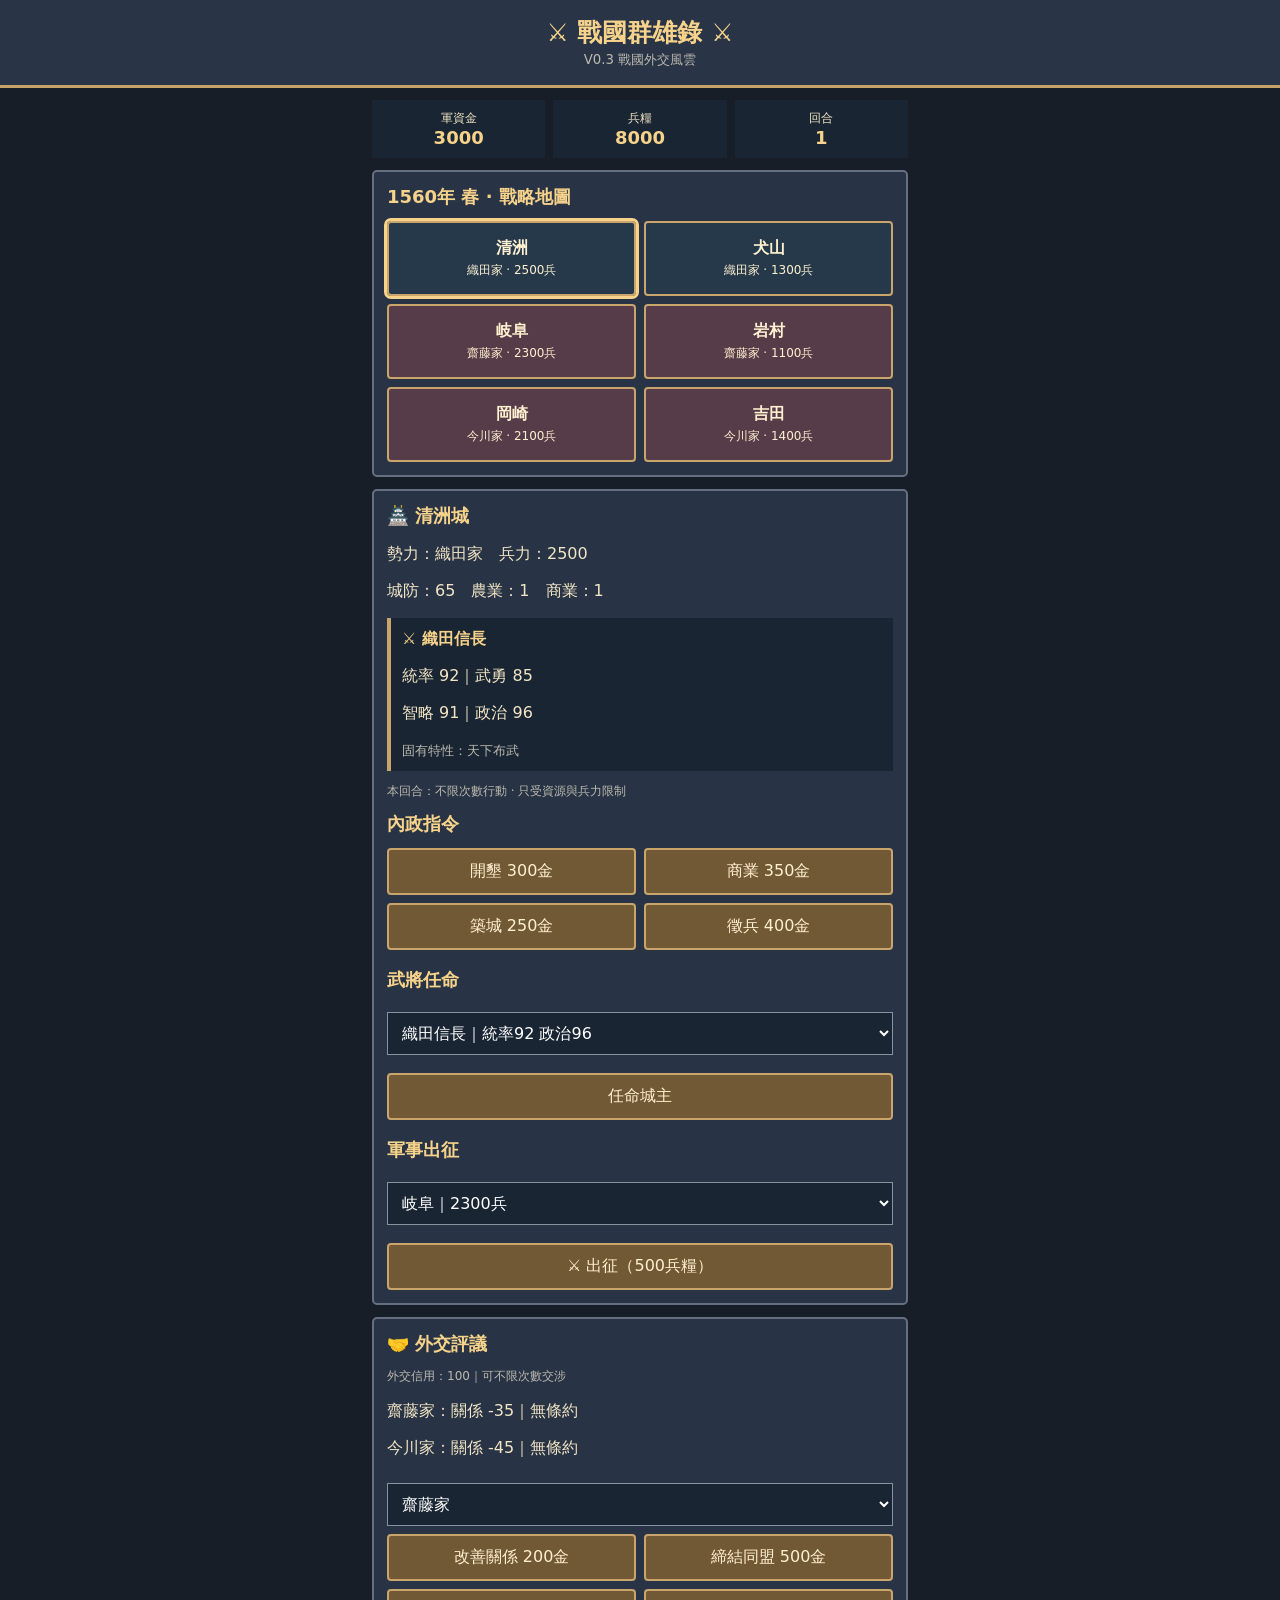
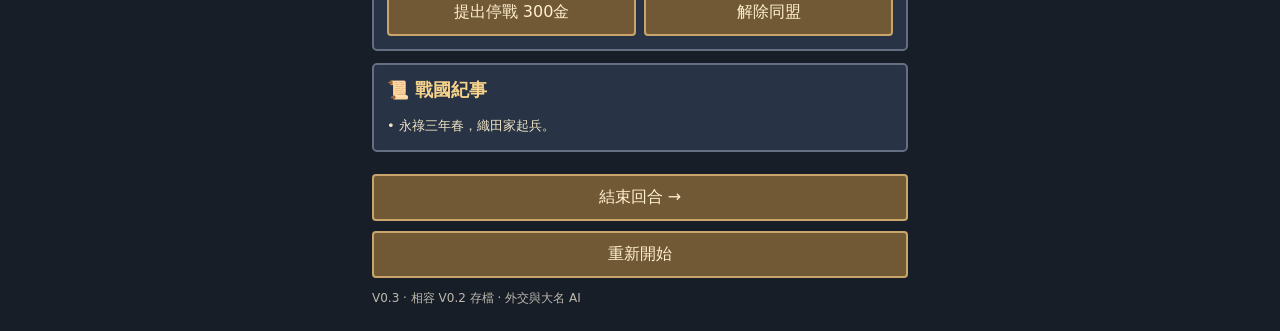
<file: index.html.html>
<!doctype html><html lang="zh-Hant"><head><meta charset="utf-8"><meta name="viewport" content="width=device-width,initial-scale=1"><title>戰國群雄錄 V0.3</title><style>*{box-sizing:border-box}body{margin:0;background:#171e28;color:#f2e5c5;font-family:system-ui}header{text-align:center;background:#293447;padding:16px;border-bottom:3px solid #c6a268}h1{font-size:25px;color:#f6d28a;margin:0}small,.hint{color:#bcb9ae}main{max-width:560px;margin:auto;padding:12px}.panel{background:#283445;border:2px solid #647082;padding:13px;margin:12px 0;border-radius:5px}h2{font-size:18px;color:#f6d28a;margin:0 0 12px}.stats,.map,.actions{display:grid;grid-template-columns:repeat(2,1fr);gap:8px}.stats{grid-template-columns:repeat(3,1fr)}.stat{text-align:center;background:#192533;padding:10px 3px;font-size:12px}.stat b{display:block;color:#f6d28a;font-size:18px}button,select{font:inherit}button{background:#725936;border:2px solid #c9a46b;color:#fff0d0;padding:11px 5px;border-radius:4px;cursor:pointer}button:disabled{opacity:.35}.castle{background:#26394b;min-height:75px}.castle.enemy{background:#563b48}.castle.active{outline:3px solid #f6d28a}.castle strong{display:block}.castle span{font-size:12px}.full{width:100%;margin-top:10px}.officer{background:#192533;padding:11px;margin:9px 0;border-left:4px solid #c9a46b}.officer b{color:#f6d28a}select{width:100%;padding:10px;background:#192533;color:white;border:1px solid #8893a0;margin:8px 0}.log{font-size:13px;line-height:1.8;max-height:220px;overflow:auto}.hint{font-size:12px}</style></head><body><header><h1>⚔ 戰國群雄錄 ⚔</h1><small>V0.3 戰國外交風雲</small></header><main id="game"></main><script>
'use strict';
const OFFICERS=[
{id:1,n:'織田信長',f:'織田',c:92,w:85,i:91,p:96,t:'天下布武'},
{id:2,n:'柴田勝家',f:'織田',c:88,w:94,i:65,p:58,t:'鬼柴田'},
{id:3,n:'丹羽長秀',f:'織田',c:78,w:68,i:82,p:89,t:'米五郎左'},
{id:4,n:'池田恆興',f:'織田',c:75,w:76,i:71,p:69,t:'忠義'},
{id:5,n:'森可成',f:'織田',c:82,w:88,i:67,p:61,t:'攻勢'},
{id:6,n:'佐久間信盛',f:'織田',c:76,w:69,i:70,p:73,t:'守備'},
{id:7,n:'齋藤義龍',f:'齋藤',c:84,w:78,i:80,p:76,t:'美濃守護'},
{id:8,n:'稻葉一鐵',f:'齋藤',c:81,w:82,i:75,p:71,t:'堅守'},
{id:9,n:'安藤守就',f:'齋藤',c:77,w:70,i:80,p:76,t:'智將'},
{id:10,n:'今川義元',f:'今川',c:85,w:65,i:87,p:93,t:'東海道一弓取'},
{id:11,n:'松平元康',f:'今川',c:89,w:80,i:84,p:86,t:'三河武士'},
{id:12,n:'朝比奈泰朝',f:'今川',c:80,w:77,i:72,p:70,t:'忠臣'}];
const BASE=[['清洲','織田',2500,65,1],['犬山','織田',1300,50,2],['岐阜','齋藤',2300,75,7],['岩村','齋藤',1100,55,8],['岡崎','今川',2100,65,11],['吉田','今川',1400,50,12]];
const ROADS=[[0,1],[0,2],[0,4],[1,2],[2,3],[3,4],[4,5]],KEY='sengoku_v02_save';let g;
const officer=id=>OFFICERS.find(o=>o.id===id)||{id:0,n:'守城代官',f:'中立',c:50,w:50,i:50,p:50,t:'守備'};
const nearby=id=>ROADS.filter(r=>r.includes(id)).map(r=>r[0]===id?r[1]:r[0]);
const owned=()=>g.cities.filter(c=>c.owner==='織田');
const FACTIONS=['織田','齋藤','今川'];
const pair=(a,b)=>[a,b].sort().join('|');
function diplomacyDefaults(){return {relations:{[pair('織田','齋藤')]:-35,[pair('織田','今川')]:-45,[pair('齋藤','今川')]:5},alliances:{},truces:{},credit:100}}
function relation(a,b){return g.diplomacy.relations[pair(a,b)]??0}
function setRelation(a,b,v){g.diplomacy.relations[pair(a,b)]=Math.max(-100,Math.min(100,Math.round(v)))}
function active(t,a,b){return (g.diplomacy[t][pair(a,b)]||0)>g.turn}
function peaceful(a,b){return active('alliances',a,b)||active('truces',a,b)}
function fresh(){return{turn:1,gold:3000,rice:8000,selected:0,used:false,over:false,cities:BASE.map((x,id)=>({id,name:x[0],owner:x[1],troops:x[2],def:x[3],officer:x[4],farm:1,trade:1})),logs:['永祿三年春，織田家起兵。'],reserve:[],aiSupply:{'齋藤':2000,'今川':2000},diplomacy:diplomacyDefaults()}}
function normalize(){if(!g||!Array.isArray(g.cities)||g.cities.length!==6){g=fresh();return}if(!g.diplomacy||typeof g.diplomacy!=='object')g.diplomacy=diplomacyDefaults();let defaults=diplomacyDefaults();for(const k of ['relations','alliances','truces'])if(!g.diplomacy[k]||typeof g.diplomacy[k]!=='object')g.diplomacy[k]=defaults[k];for(const [k,v] of Object.entries(defaults.relations))if(!Number.isFinite(g.diplomacy.relations[k]))g.diplomacy.relations[k]=v;if(!Number.isFinite(g.diplomacy.credit))g.diplomacy.credit=100;g.logs=Array.isArray(g.logs)?g.logs:[];g.reserve=Array.isArray(g.reserve)?g.reserve:[];g.aiSupply=g.aiSupply||{'齋藤':2000,'今川':2000};g.selected=Number.isInteger(g.selected)&&g.selected>=0&&g.selected<6?g.selected:0;let seen=new Set();for(const c of g.cities){if(!OFFICERS.some(o=>o.id===c.officer)||seen.has(c.officer))c.officer=0;if(c.officer)seen.add(c.officer);c.troops=Math.max(0,Number(c.troops)||0)}g.reserve=[...new Set(g.reserve)].filter(id=>OFFICERS.some(o=>o.id===id)&&!seen.has(id));}
function save(){try{localStorage.setItem(KEY,JSON.stringify(g))}catch(e){}}
function load(){try{g=JSON.parse(localStorage.getItem(KEY))||fresh()}catch(e){g=fresh()}normalize();save();render()}
function log(s){g.logs.unshift(s);g.logs=g.logs.slice(0,35)}
function selectCity(id){g.selected=id;save();render()}
function ready(){if(g.over){alert('遊戲已結束');return false}return true}
function doDomesticAction(type){if(!ready())return;let c=g.cities[g.selected];if(c.owner!=='織田')return alert('只能管理織田家城池');let bonus=1+Math.max(0,officer(c.officer).p-60)/200;if(type==='farm'){if(g.gold<300)return alert('金錢不足');g.gold-=300;c.farm++;log(c.name+'開墾農田')}else if(type==='trade'){if(g.gold<350)return alert('金錢不足');g.gold-=350;c.trade++;log(c.name+'發展商業')}else if(type==='def'){if(c.def>=100)return alert('城防已達上限');if(g.gold<250)return alert('金錢不足');g.gold-=250;c.def=Math.min(100,c.def+12*bonus);log(c.name+'修築城防')}else if(type==='recruit'){if(g.gold<400||g.rice<300)return alert('資源不足');g.gold-=400;g.rice-=300;c.troops+=Math.round(500*bonus);log(c.name+'徵募足輕')}else return;save();render()}
function appoint(){if(!ready())return;let c=g.cities[g.selected];if(c.owner!=='織田')return;let el=document.getElementById('officers');if(!el||!el.value)return alert('目前沒有可任命的武將');let id=Number(el.value),o=officer(id);if(o.f!=='織田'||g.cities.some(x=>x.id!==c.id&&x.officer===id))return alert('該武將已在其他城池');if(c.officer===id)return alert('該武將已是本城城主');if(c.officer&&!g.reserve.includes(c.officer))g.reserve.push(c.officer);c.officer=id;g.reserve=g.reserve.filter(x=>x!==id);log(o.n+'就任'+c.name+'城主');save();render()}
function battle(a,b,n){let x=g.cities[a],y=g.cities[b];if(!x||!y||x.owner===y.owner||!nearby(a).includes(b)||peaceful(x.owner,y.owner))return false;n=Math.min(n,x.troops);if(n<100)return false;let o=officer(x.officer),d=officer(y.officer),atk=n*(.8+o.c/200)*(.85+Math.random()*.3)*(o.t==='鬼柴田'?1.15:1),def=y.troops*(.8+d.c/250)*(1+y.def/200)*(.85+Math.random()*.3),before=y.troops;let success=atk>def;let survivors=Math.max(0,Math.round(n*(success?.50:.22)));x.troops-=n;if(success){let former=y.owner,old=y.officer;y.owner=x.owner;y.troops=survivors;y.def=Math.max(20,y.def-20);y.officer=0;if(old&&!g.reserve.includes(old))g.reserve.push(old);log(o.n+'攻陷'+y.name+'（原屬'+former+'家）；守城代官暫管，新城駐兵'+survivors)}else{y.troops=Math.max(100,Math.round(before*.72));x.troops+=survivors;log(o.n+'進攻'+y.name+'失敗；攻方返回'+survivors+'兵，守軍剩'+y.troops)}return true}
function march(){if(!ready())return;let a=g.selected,c=g.cities[a],el=document.getElementById('target');if(c.owner!=='織田'||!el)return;let b=Number(el.value);if(!nearby(a).includes(b)||g.cities[b].owner==='織田')return alert('無法進攻此城');if(peaceful(c.owner,g.cities[b].owner))return alert('同盟或停戰期間不可進攻');if(g.rice<500)return alert('兵糧不足');if(c.troops<300)return alert('兵力不足');let before=c.troops;g.rice-=500;let result=battle(a,b,Math.floor(c.troops*.65));if(!result)return;log('戰報：'+c.name+'出征前'+before+'兵，戰後'+c.troops+'兵；兵糧消耗500');check();save();render()}
function diplomacyAction(type){if(!ready())return;let el=document.getElementById('diplomacyTarget');if(!el)return;let target=el.value;if(!FACTIONS.includes(target)||target==='織田'||!g.cities.some(c=>c.owner===target))return alert('無效的外交對象');let rel=relation('織田',target),key=pair('織田',target),cost={improve:200,alliance:500,truce:300,break:0}[type];if(cost===undefined)return;if(g.gold<cost)return alert('金錢不足');if(type==='break'){if(!active('alliances','織田',target))return alert('目前沒有同盟');delete g.diplomacy.alliances[key];setRelation('織田',target,rel-30);g.diplomacy.credit=Math.max(0,g.diplomacy.credit-25);log('織田家解除與'+target+'家的同盟，外交信用下降')}else if(type==='improve'){g.gold-=cost;setRelation('織田',target,rel+15);log('派遣使者至'+target+'家，關係改善至'+relation('織田',target))}else if(type==='alliance'){if(active('alliances','織田',target))return alert('雙方已結盟');g.gold-=cost;let chance=Math.max(.05,Math.min(.9,.25+(rel+50)/200+g.diplomacy.credit/500));if(Math.random()<chance){g.diplomacy.alliances[key]=g.turn+6;delete g.diplomacy.truces[key];setRelation('織田',target,rel+10);log('織田與'+target+'締結六回合同盟！')}else log(target+'家拒絕結盟提議')}else if(type==='truce'){if(peaceful('織田',target))return alert('已有同盟或停戰');g.gold-=cost;let chance=Math.max(.1,Math.min(.9,.5+rel/250));if(Math.random()<chance){g.diplomacy.truces[key]=g.turn+3;log('織田與'+target+'達成三回合停戰')}else log(target+'家拒絕停戰提議')}save();render()}
function ai(){for(const owner of ['齋藤','今川']){if(!g.cities.some(c=>c.owner===owner))continue;let supply=Number(g.aiSupply[owner])||0;let cities=g.cities.filter(c=>c.owner===owner);let threatened=cities.some(c=>nearby(c.id).some(i=>g.cities[i].owner!==owner&&g.cities[i].troops>c.troops*1.2));for(const c of cities){supply+=Math.max(80,Math.round(c.farm*140));if(c.troops<(threatened?3500:2600)&&supply>=240){c.troops+=120;supply-=240}if(!threatened&&supply>=400&&c.farm<5&&Math.random()<.25){c.farm++;supply-=400}if(threatened&&supply>=350&&c.def<90){c.def=Math.min(100,c.def+8);supply-=350}}let candidates=cities.flatMap(c=>nearby(c.id).map(i=>({from:c,to:g.cities[i]}))).filter(x=>x.to.owner!==owner&&!peaceful(owner,x.to.owner)).sort((a,b)=>(a.to.troops/a.from.troops)-(b.to.troops/b.from.troops));if(candidates.length){let {from,to}=candidates[0];let temperament=owner==='齋藤'?2.25:1.65;if(from.troops>Math.max(800,to.troops*temperament)&&supply>=500&&Math.random()<(owner==='今川'?.5:.28)){supply-=500;battle(from.id,to.id,Math.floor(from.troops*.6));setRelation(owner,to.owner,relation(owner,to.owner)-12)}}if(threatened){let other=FACTIONS.filter(f=>f!==owner&&g.cities.some(c=>c.owner===f)).sort((a,b)=>relation(owner,b)-relation(owner,a))[0];if(other&&!peaceful(owner,other)&&relation(owner,other)>-25&&Math.random()<.16){g.diplomacy.truces[pair(owner,other)]=g.turn+3;log(owner+'家與'+other+'家達成暫時停戰')}}g.aiSupply[owner]=supply}}
function check(){if(!owned().length){g.over=true;log('織田家滅亡，遊戲結束')}else if(g.cities.every(c=>c.owner==='織田')){g.over=true;log('天下統一！織田家獲得勝利！')}}
function nextTurn(){if(g.over)return;for(const c of owned()){let bonus=1+Math.max(0,officer(c.officer).p-60)/200;g.gold+=Math.round(c.trade*180*bonus);g.rice+=Math.round(c.farm*550*bonus)-Math.ceil(c.troops/10)}g.rice=Math.max(0,g.rice);ai();g.turn++;for(const type of ['alliances','truces'])for(const [k,v] of Object.entries(g.diplomacy[type]))if(v<=g.turn){delete g.diplomacy[type][k];log(k.replace('|','與')+'的'+(type==='alliances'?'同盟':'停戰')+'期限已到')}check();log('進入第'+g.turn+'回合');save();render()}
function reset(){if(confirm('確定重新開始遊戲？此操作會覆蓋目前存檔')){g=fresh();save();render()}}
function render(){let c=g.cities[g.selected],o=officer(c.officer),enemies=nearby(c.id).map(i=>g.cities[i]).filter(x=>x.owner!=='織田'),choices=OFFICERS.filter(x=>x.f==='織田'&&!g.cities.some(y=>y.id!==c.id&&y.officer===x.id)),season=['春','夏','秋','冬'][(g.turn-1)%4],year=1560+Math.floor((g.turn-1)/4);document.getElementById('game').innerHTML=`<div class="stats"><div class="stat">軍資金<b>${g.gold}</b></div><div class="stat">兵糧<b>${g.rice}</b></div><div class="stat">回合<b>${g.turn}</b></div></div><section class="panel"><h2>${year}年 ${season} · 戰略地圖</h2><div class="map">${g.cities.map(x=>`<button class="castle ${x.owner==='織田'?'':'enemy'} ${x.id===g.selected?'active':''}" onclick="selectCity(${x.id})"><strong>${x.name}</strong><span>${x.owner}家 · ${x.troops}兵</span></button>`).join('')}</div></section><section class="panel"><h2>🏯 ${c.name}城</h2><p>勢力：${c.owner}家　兵力：${c.troops}</p><p>城防：${Math.round(c.def)}　農業：${c.farm}　商業：${c.trade}</p><div class="officer"><b>⚔ ${o.n}</b><p>統率 ${o.c}｜武勇 ${o.w}</p><p>智略 ${o.i}｜政治 ${o.p}</p><small>固有特性：${o.t}</small></div>${c.owner==='織田'&&!g.over?`<p class="hint">本回合：不限次數行動 · 只受資源與兵力限制</p><h2>內政指令</h2><div class="actions"><button onclick="doDomesticAction('farm')">開墾 300金</button><button onclick="doDomesticAction('trade')">商業 350金</button><button onclick="doDomesticAction('def')">築城 250金</button><button onclick="doDomesticAction('recruit')">徵兵 400金</button></div><h2 style="margin-top:18px">武將任命</h2><select id="officers">${choices.map(x=>`<option value="${x.id}" ${x.id===c.officer?'selected':''}>${x.n}｜統率${x.c} 政治${x.p}</option>`).join('')}</select><button class="full" onclick="appoint()">任命城主</button><h2 style="margin-top:18px">軍事出征</h2>${enemies.length?`<select id="target">${enemies.map(x=>`<option value="${x.id}">${x.name}｜${x.troops}兵</option>`).join('')}</select><button class="full" onclick="march()">⚔ 出征（500兵糧）</button>`:'<p>周圍沒有可進攻的敵城。</p>'}`:`<p class="hint">${g.over?'遊戲已結束':'此城目前不屬於織田家。'}</p>`}</section><section class="panel"><h2>🤝 外交評議</h2><p class="hint">外交信用：${g.diplomacy.credit}｜可不限次數交涉</p>${FACTIONS.filter(f=>f!=='織田'&&g.cities.some(c=>c.owner===f)).map(f=>`<p>${f}家：關係 ${relation('織田',f)}｜${active('alliances','織田',f)?'同盟至第'+g.diplomacy.alliances[pair('織田',f)]+'回合':active('truces','織田',f)?'停戰至第'+g.diplomacy.truces[pair('織田',f)]+'回合':'無條約'}</p>`).join('')}${!g.over?`<select id="diplomacyTarget">${FACTIONS.filter(f=>f!=='織田'&&g.cities.some(c=>c.owner===f)).map(f=>`<option value="${f}">${f}家</option>`).join('')}</select><div class="actions"><button onclick="diplomacyAction('improve')">改善關係 200金</button><button onclick="diplomacyAction('alliance')">締結同盟 500金</button><button onclick="diplomacyAction('truce')">提出停戰 300金</button><button onclick="diplomacyAction('break')">解除同盟</button></div>`:''}</section><section class="panel"><h2>📜 戰國紀事</h2><div class="log">${g.logs.map(x=>`<div>• ${x}</div>`).join('')}</div></section>${g.over?`<section class="panel"><h2>${owned().length?'🎉 統一成功':'💀 遊戲結束'}</h2></section>`:''}<button class="full" onclick="nextTurn()" ${g.over?'disabled':''}>結束回合 →</button><button class="full" onclick="reset()">重新開始</button><p class="hint">V0.3 · 相容 V0.2 存檔 · 外交與大名 AI</p>`}
load();
</script></body></html>
</file>
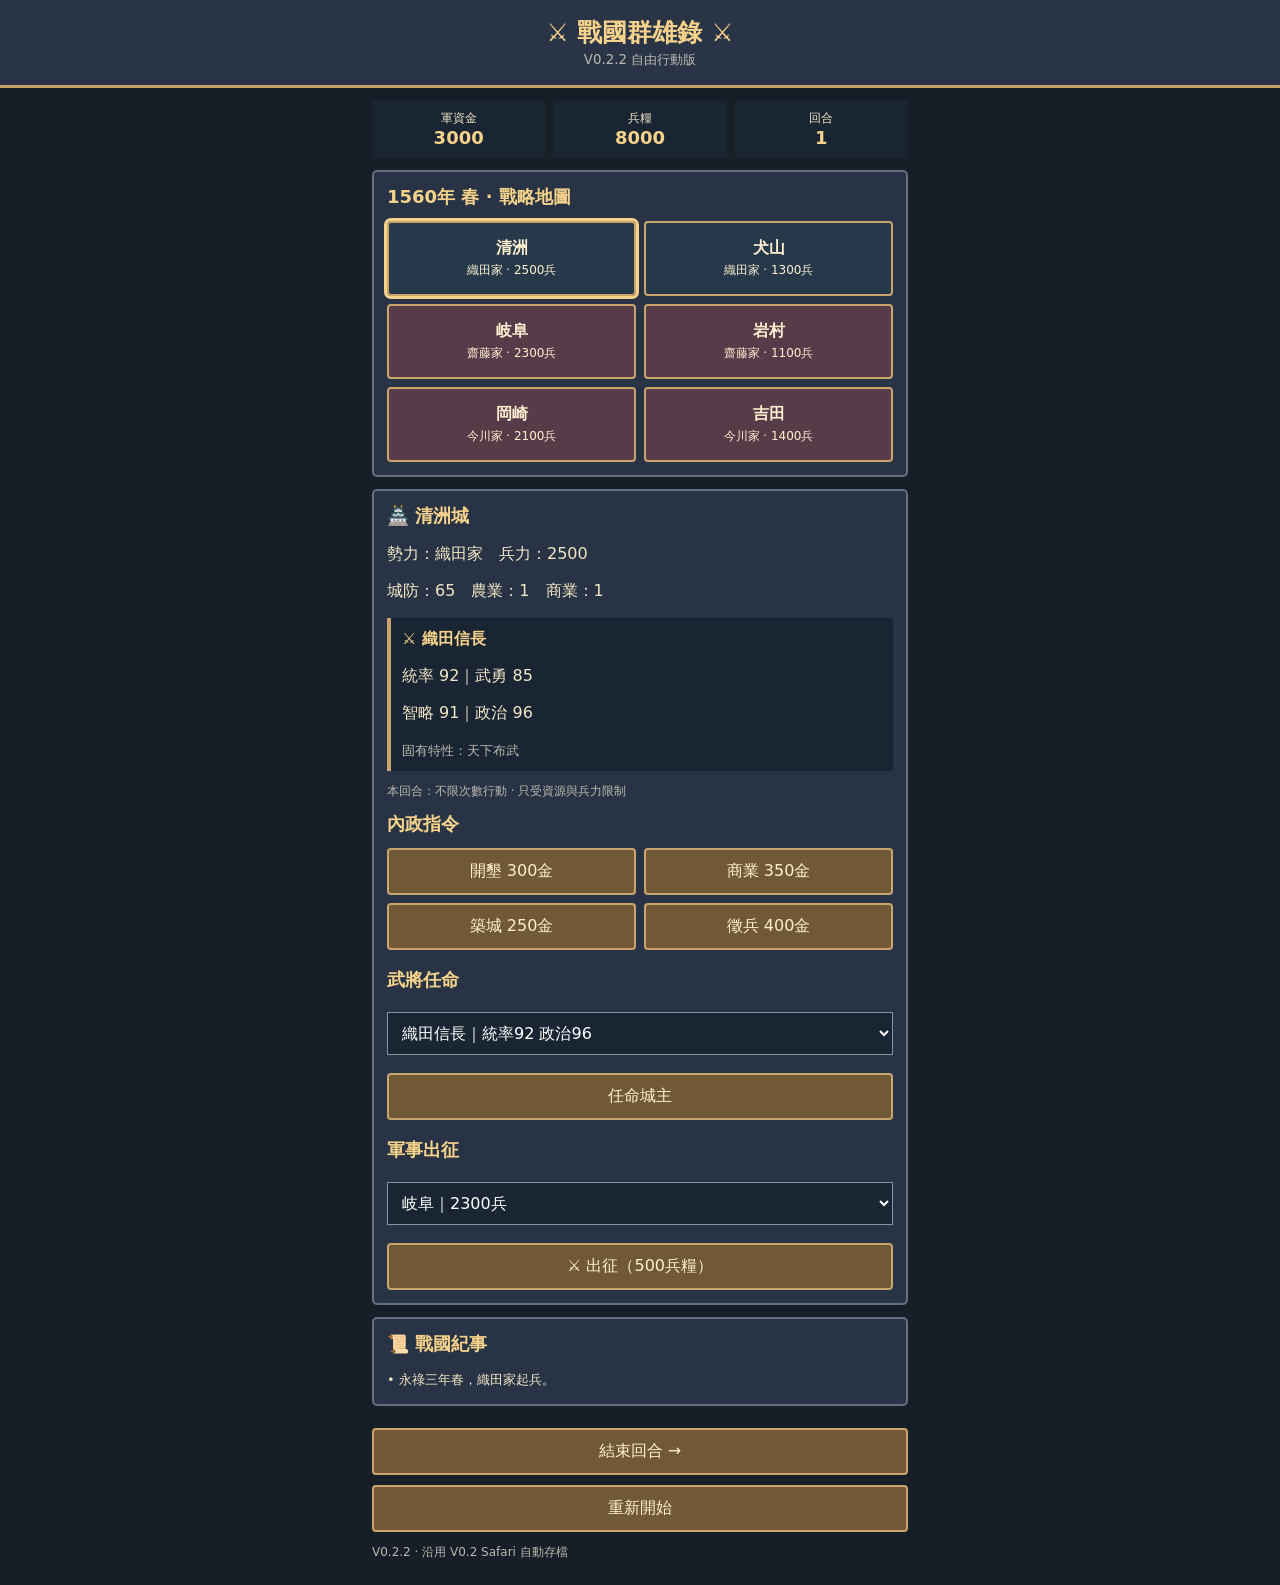
<file: sengoku_v022_index.html>
<!doctype html><html lang="zh-Hant"><head><meta charset="utf-8"><meta name="viewport" content="width=device-width,initial-scale=1"><title>戰國群雄錄 V0.2.2</title><style>*{box-sizing:border-box}body{margin:0;background:#171e28;color:#f2e5c5;font-family:system-ui}header{text-align:center;background:#293447;padding:16px;border-bottom:3px solid #c6a268}h1{font-size:25px;color:#f6d28a;margin:0}small,.hint{color:#bcb9ae}main{max-width:560px;margin:auto;padding:12px}.panel{background:#283445;border:2px solid #647082;padding:13px;margin:12px 0;border-radius:5px}h2{font-size:18px;color:#f6d28a;margin:0 0 12px}.stats,.map,.actions{display:grid;grid-template-columns:repeat(2,1fr);gap:8px}.stats{grid-template-columns:repeat(3,1fr)}.stat{text-align:center;background:#192533;padding:10px 3px;font-size:12px}.stat b{display:block;color:#f6d28a;font-size:18px}button,select{font:inherit}button{background:#725936;border:2px solid #c9a46b;color:#fff0d0;padding:11px 5px;border-radius:4px;cursor:pointer}button:disabled{opacity:.35}.castle{background:#26394b;min-height:75px}.castle.enemy{background:#563b48}.castle.active{outline:3px solid #f6d28a}.castle strong{display:block}.castle span{font-size:12px}.full{width:100%;margin-top:10px}.officer{background:#192533;padding:11px;margin:9px 0;border-left:4px solid #c9a46b}.officer b{color:#f6d28a}select{width:100%;padding:10px;background:#192533;color:white;border:1px solid #8893a0;margin:8px 0}.log{font-size:13px;line-height:1.8;max-height:220px;overflow:auto}.hint{font-size:12px}</style></head><body><header><h1>⚔ 戰國群雄錄 ⚔</h1><small>V0.2.2 自由行動版</small></header><main id="game"></main><script>
'use strict';
const OFFICERS=[
{id:1,n:'織田信長',f:'織田',c:92,w:85,i:91,p:96,t:'天下布武'},
{id:2,n:'柴田勝家',f:'織田',c:88,w:94,i:65,p:58,t:'鬼柴田'},
{id:3,n:'丹羽長秀',f:'織田',c:78,w:68,i:82,p:89,t:'米五郎左'},
{id:4,n:'池田恆興',f:'織田',c:75,w:76,i:71,p:69,t:'忠義'},
{id:5,n:'森可成',f:'織田',c:82,w:88,i:67,p:61,t:'攻勢'},
{id:6,n:'佐久間信盛',f:'織田',c:76,w:69,i:70,p:73,t:'守備'},
{id:7,n:'齋藤義龍',f:'齋藤',c:84,w:78,i:80,p:76,t:'美濃守護'},
{id:8,n:'稻葉一鐵',f:'齋藤',c:81,w:82,i:75,p:71,t:'堅守'},
{id:9,n:'安藤守就',f:'齋藤',c:77,w:70,i:80,p:76,t:'智將'},
{id:10,n:'今川義元',f:'今川',c:85,w:65,i:87,p:93,t:'東海道一弓取'},
{id:11,n:'松平元康',f:'今川',c:89,w:80,i:84,p:86,t:'三河武士'},
{id:12,n:'朝比奈泰朝',f:'今川',c:80,w:77,i:72,p:70,t:'忠臣'}];
const BASE=[['清洲','織田',2500,65,1],['犬山','織田',1300,50,2],['岐阜','齋藤',2300,75,7],['岩村','齋藤',1100,55,8],['岡崎','今川',2100,65,11],['吉田','今川',1400,50,12]];
const ROADS=[[0,1],[0,2],[0,4],[1,2],[2,3],[3,4],[4,5]],KEY='sengoku_v02_save';let g;
const officer=id=>OFFICERS.find(o=>o.id===id)||{id:0,n:'守城代官',f:'中立',c:50,w:50,i:50,p:50,t:'守備'};
const nearby=id=>ROADS.filter(r=>r.includes(id)).map(r=>r[0]===id?r[1]:r[0]);
const owned=()=>g.cities.filter(c=>c.owner==='織田');
function fresh(){return{turn:1,gold:3000,rice:8000,selected:0,used:false,over:false,cities:BASE.map((x,id)=>({id,name:x[0],owner:x[1],troops:x[2],def:x[3],officer:x[4],farm:1,trade:1})),logs:['永祿三年春，織田家起兵。'],reserve:[],aiSupply:{'齋藤':2000,'今川':2000}}}
function normalize(){if(!g||!Array.isArray(g.cities)||g.cities.length!==6){g=fresh();return}g.logs=Array.isArray(g.logs)?g.logs:[];g.reserve=Array.isArray(g.reserve)?g.reserve:[];g.aiSupply=g.aiSupply||{'齋藤':2000,'今川':2000};g.selected=Number.isInteger(g.selected)&&g.selected>=0&&g.selected<6?g.selected:0;let seen=new Set();for(const c of g.cities){if(!OFFICERS.some(o=>o.id===c.officer)||seen.has(c.officer))c.officer=0;if(c.officer)seen.add(c.officer);c.troops=Math.max(0,Number(c.troops)||0)}g.reserve=[...new Set(g.reserve)].filter(id=>OFFICERS.some(o=>o.id===id)&&!seen.has(id));}
function save(){try{localStorage.setItem(KEY,JSON.stringify(g))}catch(e){}}
function load(){try{g=JSON.parse(localStorage.getItem(KEY))||fresh()}catch(e){g=fresh()}normalize();save();render()}
function log(s){g.logs.unshift(s);g.logs=g.logs.slice(0,35)}
function selectCity(id){g.selected=id;save();render()}
function ready(){if(g.over){alert('遊戲已結束');return false}return true}
function doDomesticAction(type){if(!ready())return;let c=g.cities[g.selected];if(c.owner!=='織田')return alert('只能管理織田家城池');let bonus=1+Math.max(0,officer(c.officer).p-60)/200;if(type==='farm'){if(g.gold<300)return alert('金錢不足');g.gold-=300;c.farm++;log(c.name+'開墾農田')}else if(type==='trade'){if(g.gold<350)return alert('金錢不足');g.gold-=350;c.trade++;log(c.name+'發展商業')}else if(type==='def'){if(c.def>=100)return alert('城防已達上限');if(g.gold<250)return alert('金錢不足');g.gold-=250;c.def=Math.min(100,c.def+12*bonus);log(c.name+'修築城防')}else if(type==='recruit'){if(g.gold<400||g.rice<300)return alert('資源不足');g.gold-=400;g.rice-=300;c.troops+=Math.round(500*bonus);log(c.name+'徵募足輕')}else return;save();render()}
function appoint(){if(!ready())return;let c=g.cities[g.selected];if(c.owner!=='織田')return;let el=document.getElementById('officers');if(!el||!el.value)return alert('目前沒有可任命的武將');let id=Number(el.value),o=officer(id);if(o.f!=='織田'||g.cities.some(x=>x.id!==c.id&&x.officer===id))return alert('該武將已在其他城池');if(c.officer===id)return alert('該武將已是本城城主');if(c.officer&&!g.reserve.includes(c.officer))g.reserve.push(c.officer);c.officer=id;g.reserve=g.reserve.filter(x=>x!==id);log(o.n+'就任'+c.name+'城主');save();render()}
function battle(a,b,n){let x=g.cities[a],y=g.cities[b];if(!x||!y||x.owner===y.owner||!nearby(a).includes(b))return false;n=Math.min(n,x.troops);if(n<100)return false;let o=officer(x.officer),d=officer(y.officer),atk=n*(.8+o.c/200)*(.85+Math.random()*.3)*(o.t==='鬼柴田'?1.15:1),def=y.troops*(.8+d.c/250)*(1+y.def/200)*(.85+Math.random()*.3),before=y.troops;let success=atk>def;let survivors=Math.max(0,Math.round(n*(success?.50:.22)));x.troops-=n;if(success){let former=y.owner,old=y.officer;y.owner=x.owner;y.troops=survivors;y.def=Math.max(20,y.def-20);y.officer=0;if(old&&!g.reserve.includes(old))g.reserve.push(old);log(o.n+'攻陷'+y.name+'（原屬'+former+'家）；守城代官暫管，新城駐兵'+survivors)}else{y.troops=Math.max(100,Math.round(before*.72));x.troops+=survivors;log(o.n+'進攻'+y.name+'失敗；攻方返回'+survivors+'兵，守軍剩'+y.troops)}return true}
function march(){if(!ready())return;let a=g.selected,c=g.cities[a],el=document.getElementById('target');if(c.owner!=='織田'||!el)return;let b=Number(el.value);if(!nearby(a).includes(b)||g.cities[b].owner==='織田')return alert('無法進攻此城');if(g.rice<500)return alert('兵糧不足');if(c.troops<300)return alert('兵力不足');let before=c.troops;g.rice-=500;let result=battle(a,b,Math.floor(c.troops*.65));if(!result)return;log('戰報：'+c.name+'出征前'+before+'兵，戰後'+c.troops+'兵；兵糧消耗500');check();save();render()}
function ai(){for(const owner of ['齋藤','今川']){let supply=g.aiSupply[owner];for(const c of g.cities.filter(x=>x.owner===owner)){supply+=Math.max(60,Math.round(c.farm*140));if(c.troops<2400&&supply>=240){c.troops+=120;supply-=240}let enemies=nearby(c.id).map(i=>g.cities[i]).filter(x=>x.owner!==owner).sort((a,b)=>a.troops-b.troops);if(enemies.length&&supply>=500&&c.troops>enemies[0].troops*1.8&&Math.random()<.25){supply-=500;battle(c.id,enemies[0].id,Math.floor(c.troops*.6))}}g.aiSupply[owner]=supply}}
function check(){if(!owned().length){g.over=true;log('織田家滅亡，遊戲結束')}else if(g.cities.every(c=>c.owner==='織田')){g.over=true;log('天下統一！織田家獲得勝利！')}}
function nextTurn(){if(g.over)return;for(const c of owned()){let bonus=1+Math.max(0,officer(c.officer).p-60)/200;g.gold+=Math.round(c.trade*180*bonus);g.rice+=Math.round(c.farm*550*bonus)-Math.ceil(c.troops/10)}g.rice=Math.max(0,g.rice);ai();g.turn++;check();log('進入第'+g.turn+'回合');save();render()}
function reset(){if(confirm('確定重新開始遊戲？此操作會覆蓋目前存檔')){g=fresh();save();render()}}
function render(){let c=g.cities[g.selected],o=officer(c.officer),enemies=nearby(c.id).map(i=>g.cities[i]).filter(x=>x.owner!=='織田'),choices=OFFICERS.filter(x=>x.f==='織田'&&!g.cities.some(y=>y.id!==c.id&&y.officer===x.id)),season=['春','夏','秋','冬'][(g.turn-1)%4],year=1560+Math.floor((g.turn-1)/4);document.getElementById('game').innerHTML=`<div class="stats"><div class="stat">軍資金<b>${g.gold}</b></div><div class="stat">兵糧<b>${g.rice}</b></div><div class="stat">回合<b>${g.turn}</b></div></div><section class="panel"><h2>${year}年 ${season} · 戰略地圖</h2><div class="map">${g.cities.map(x=>`<button class="castle ${x.owner==='織田'?'':'enemy'} ${x.id===g.selected?'active':''}" onclick="selectCity(${x.id})"><strong>${x.name}</strong><span>${x.owner}家 · ${x.troops}兵</span></button>`).join('')}</div></section><section class="panel"><h2>🏯 ${c.name}城</h2><p>勢力：${c.owner}家　兵力：${c.troops}</p><p>城防：${Math.round(c.def)}　農業：${c.farm}　商業：${c.trade}</p><div class="officer"><b>⚔ ${o.n}</b><p>統率 ${o.c}｜武勇 ${o.w}</p><p>智略 ${o.i}｜政治 ${o.p}</p><small>固有特性：${o.t}</small></div>${c.owner==='織田'&&!g.over?`<p class="hint">本回合：不限次數行動 · 只受資源與兵力限制</p><h2>內政指令</h2><div class="actions"><button onclick="doDomesticAction('farm')">開墾 300金</button><button onclick="doDomesticAction('trade')">商業 350金</button><button onclick="doDomesticAction('def')">築城 250金</button><button onclick="doDomesticAction('recruit')">徵兵 400金</button></div><h2 style="margin-top:18px">武將任命</h2><select id="officers">${choices.map(x=>`<option value="${x.id}" ${x.id===c.officer?'selected':''}>${x.n}｜統率${x.c} 政治${x.p}</option>`).join('')}</select><button class="full" onclick="appoint()">任命城主</button><h2 style="margin-top:18px">軍事出征</h2>${enemies.length?`<select id="target">${enemies.map(x=>`<option value="${x.id}">${x.name}｜${x.troops}兵</option>`).join('')}</select><button class="full" onclick="march()">⚔ 出征（500兵糧）</button>`:'<p>周圍沒有可進攻的敵城。</p>'}`:`<p class="hint">${g.over?'遊戲已結束':'此城目前不屬於織田家。'}</p>`}</section><section class="panel"><h2>📜 戰國紀事</h2><div class="log">${g.logs.map(x=>`<div>• ${x}</div>`).join('')}</div></section>${g.over?`<section class="panel"><h2>${owned().length?'🎉 統一成功':'💀 遊戲結束'}</h2></section>`:''}<button class="full" onclick="nextTurn()" ${g.over?'disabled':''}>結束回合 →</button><button class="full" onclick="reset()">重新開始</button><p class="hint">V0.2.2 · 沿用 V0.2 Safari 自動存檔</p>`}
load();
</script></body></html>
</file>
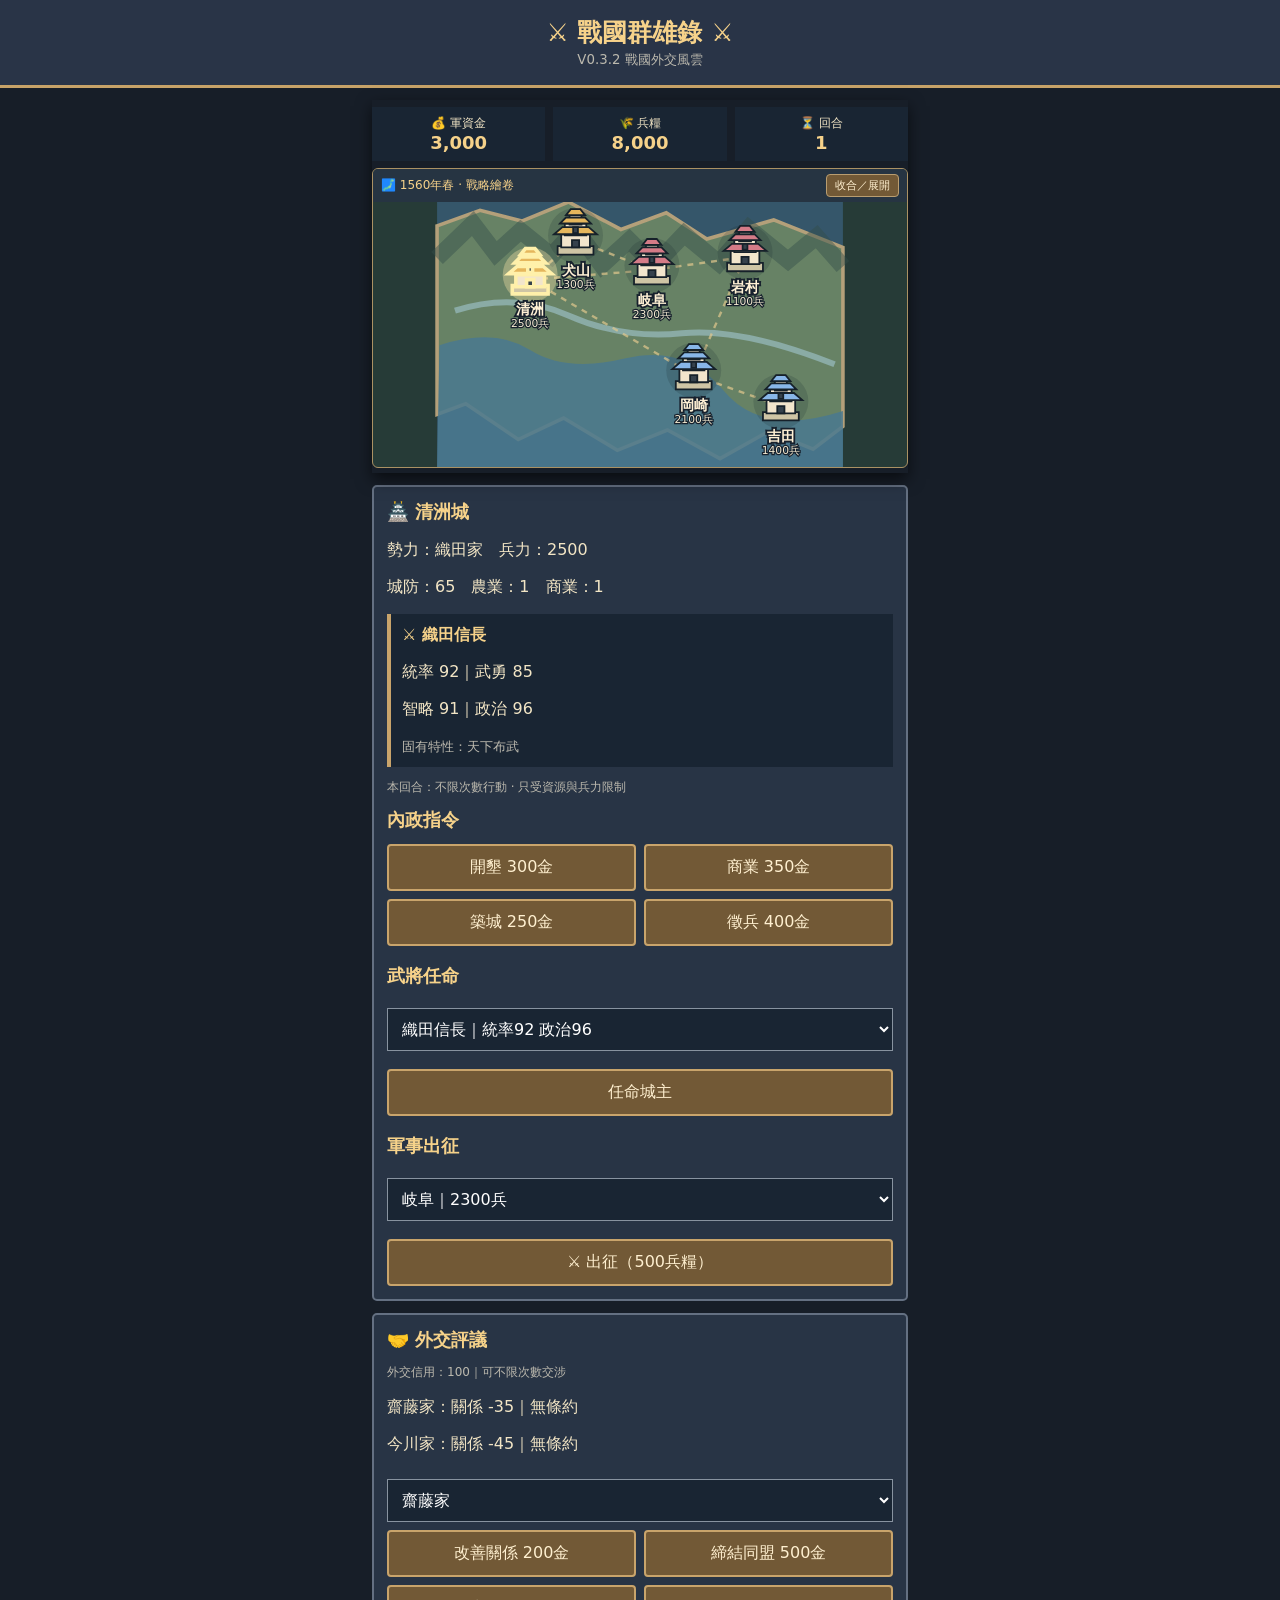
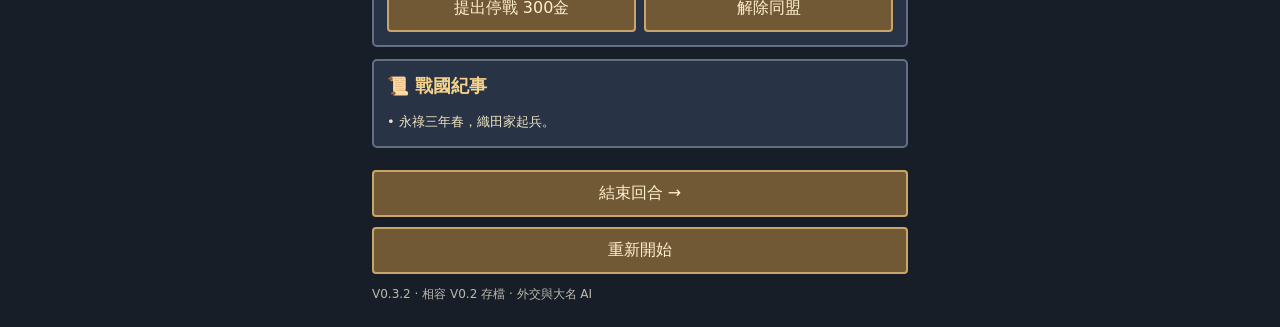
<file: sengoku_v032_index.html>
<!doctype html><html lang="zh-Hant"><head><meta charset="utf-8"><meta name="viewport" content="width=device-width,initial-scale=1"><title>戰國群雄錄 V0.3.2</title><style>*{box-sizing:border-box}body{margin:0;background:#171e28;color:#f2e5c5;font-family:system-ui}header{text-align:center;background:#293447;padding:16px;border-bottom:3px solid #c6a268}h1{font-size:25px;color:#f6d28a;margin:0}small,.hint{color:#bcb9ae}main{max-width:560px;margin:auto;padding:12px}.panel{background:#283445;border:2px solid #647082;padding:13px;margin:12px 0;border-radius:5px}h2{font-size:18px;color:#f6d28a;margin:0 0 12px}.stats,.map,.actions{display:grid;grid-template-columns:repeat(2,1fr);gap:8px}.stats{grid-template-columns:repeat(3,1fr);position:sticky;top:0;z-index:100;background:#171e28;padding:8px 0 9px;margin:-8px 0 8px;box-shadow:0 6px 12px rgba(0,0,0,.4);border-bottom:1px solid #c6a268}.stats .stat{padding:8px 3px}.stats .stat b{font-variant-numeric:tabular-nums;font-size:clamp(14px,4vw,18px)}.stats .stat.low b{color:#ff8d81}.stat{text-align:center;background:#192533;padding:10px 3px;font-size:12px}.stat b{display:block;color:#f6d28a;font-size:18px}button,select{font:inherit}button{background:#725936;border:2px solid #c9a46b;color:#fff0d0;padding:11px 5px;border-radius:4px;cursor:pointer}button:disabled{opacity:.35}.castle{background:#26394b;min-height:75px}.castle.enemy{background:#563b48}.castle.active{outline:3px solid #f6d28a}.castle strong{display:block}.castle span{font-size:12px}.full{width:100%;margin-top:10px}.officer{background:#192533;padding:11px;margin:9px 0;border-left:4px solid #c9a46b}.officer b{color:#f6d28a}select{width:100%;padding:10px;background:#192533;color:white;border:1px solid #8893a0;margin:8px 0}.log{font-size:13px;line-height:1.8;max-height:220px;overflow:auto}.hint{font-size:12px}
/* 戰略繪卷：固定資源列與智慧收合地圖 */
.hud{position:sticky;top:0;z-index:110;background:#171e28;padding:3px 0 5px;box-shadow:0 6px 15px #0009}
.hud .stats{position:static;top:auto;box-shadow:none;margin:0;padding:4px 0;border-bottom:0}
.war-map{margin:3px 0 0;border:1px solid #aa9163;background:#263b37;border-radius:6px;overflow:hidden;transition:max-height .23s ease;max-height:360px}
.war-map .map-head{display:flex;align-items:center;justify-content:space-between;padding:5px 8px;background:#263442;color:#f6d28a;font-size:12px}
.war-map .map-head button{font-size:11px;padding:3px 8px;border:1px solid #b99d70}
.map-scene{display:block;width:100%;height:auto;max-height:265px;transition:max-height .23s ease}
.hud.compact .war-map{max-height:142px}
.hud.compact .map-scene{max-height:112px}
.hud.collapsed .war-map{max-height:34px}
.hud.collapsed .map-scene{max-height:0}
.map-node{cursor:pointer;outline:none}
.map-node .marker{stroke:#16212a;stroke-width:1.5}
.map-node.selected .marker{stroke:#fff0aa;stroke-width:3}
.map-node:focus .marker{stroke:#fff;stroke-width:3}
.map-label{font:700 12px system-ui,sans-serif;paint-order:stroke;stroke:#17212d;stroke-width:3px;fill:#fff1d5}
.map-troops{font:9px system-ui,sans-serif;paint-order:stroke;stroke:#17212d;stroke-width:2px;fill:#f4ead0}
@media(max-width:390px){.map-label{font-size:11px}.map-troops{font-size:9px}}
</style></head><body><header><h1>⚔ 戰國群雄錄 ⚔</h1><small>V0.3.2 戰國外交風雲</small></header><main id="game"></main><script>
'use strict';
const OFFICERS=[
{id:1,n:'織田信長',f:'織田',c:92,w:85,i:91,p:96,t:'天下布武'},
{id:2,n:'柴田勝家',f:'織田',c:88,w:94,i:65,p:58,t:'鬼柴田'},
{id:3,n:'丹羽長秀',f:'織田',c:78,w:68,i:82,p:89,t:'米五郎左'},
{id:4,n:'池田恆興',f:'織田',c:75,w:76,i:71,p:69,t:'忠義'},
{id:5,n:'森可成',f:'織田',c:82,w:88,i:67,p:61,t:'攻勢'},
{id:6,n:'佐久間信盛',f:'織田',c:76,w:69,i:70,p:73,t:'守備'},
{id:7,n:'齋藤義龍',f:'齋藤',c:84,w:78,i:80,p:76,t:'美濃守護'},
{id:8,n:'稻葉一鐵',f:'齋藤',c:81,w:82,i:75,p:71,t:'堅守'},
{id:9,n:'安藤守就',f:'齋藤',c:77,w:70,i:80,p:76,t:'智將'},
{id:10,n:'今川義元',f:'今川',c:85,w:65,i:87,p:93,t:'東海道一弓取'},
{id:11,n:'松平元康',f:'今川',c:89,w:80,i:84,p:86,t:'三河武士'},
{id:12,n:'朝比奈泰朝',f:'今川',c:80,w:77,i:72,p:70,t:'忠臣'}];
const BASE=[['清洲','織田',2500,65,1],['犬山','織田',1300,50,2],['岐阜','齋藤',2300,75,7],['岩村','齋藤',1100,55,8],['岡崎','今川',2100,65,11],['吉田','今川',1400,50,12]];
const ROADS=[[0,1],[0,2],[0,4],[1,2],[2,3],[3,4],[4,5]],KEY='sengoku_v02_save';let g;
const officer=id=>OFFICERS.find(o=>o.id===id)||{id:0,n:'守城代官',f:'中立',c:50,w:50,i:50,p:50,t:'守備'};
const nearby=id=>ROADS.filter(r=>r.includes(id)).map(r=>r[0]===id?r[1]:r[0]);
const owned=()=>g.cities.filter(c=>c.owner==='織田');
const FACTIONS=['織田','齋藤','今川'];
const pair=(a,b)=>[a,b].sort().join('|');
function diplomacyDefaults(){return {relations:{[pair('織田','齋藤')]:-35,[pair('織田','今川')]:-45,[pair('齋藤','今川')]:5},alliances:{},truces:{},credit:100}}
function relation(a,b){return g.diplomacy.relations[pair(a,b)]??0}
function setRelation(a,b,v){g.diplomacy.relations[pair(a,b)]=Math.max(-100,Math.min(100,Math.round(v)))}
function active(t,a,b){return (g.diplomacy[t][pair(a,b)]||0)>g.turn}
function peaceful(a,b){return active('alliances',a,b)||active('truces',a,b)}
function fresh(){return{turn:1,gold:3000,rice:8000,selected:0,used:false,over:false,cities:BASE.map((x,id)=>({id,name:x[0],owner:x[1],troops:x[2],def:x[3],officer:x[4],farm:1,trade:1})),logs:['永祿三年春，織田家起兵。'],reserve:[],aiSupply:{'齋藤':2000,'今川':2000},diplomacy:diplomacyDefaults()}}
function normalize(){if(!g||!Array.isArray(g.cities)||g.cities.length!==6){g=fresh();return}if(!g.diplomacy||typeof g.diplomacy!=='object')g.diplomacy=diplomacyDefaults();let defaults=diplomacyDefaults();for(const k of ['relations','alliances','truces'])if(!g.diplomacy[k]||typeof g.diplomacy[k]!=='object')g.diplomacy[k]=defaults[k];for(const [k,v] of Object.entries(defaults.relations))if(!Number.isFinite(g.diplomacy.relations[k]))g.diplomacy.relations[k]=v;if(!Number.isFinite(g.diplomacy.credit))g.diplomacy.credit=100;g.logs=Array.isArray(g.logs)?g.logs:[];g.reserve=Array.isArray(g.reserve)?g.reserve:[];g.aiSupply=g.aiSupply||{'齋藤':2000,'今川':2000};g.selected=Number.isInteger(g.selected)&&g.selected>=0&&g.selected<6?g.selected:0;let seen=new Set();for(const c of g.cities){if(!OFFICERS.some(o=>o.id===c.officer)||seen.has(c.officer))c.officer=0;if(c.officer)seen.add(c.officer);c.troops=Math.max(0,Number(c.troops)||0)}g.reserve=[...new Set(g.reserve)].filter(id=>OFFICERS.some(o=>o.id===id)&&!seen.has(id));}
function save(){try{localStorage.setItem(KEY,JSON.stringify(g))}catch(e){}}
function load(){try{g=JSON.parse(localStorage.getItem(KEY))||fresh()}catch(e){g=fresh()}normalize();save();render()}
function log(s){g.logs.unshift(s);g.logs=g.logs.slice(0,35)}
function selectCity(id){g.selected=id;save();render()}
function ready(){if(g.over){alert('遊戲已結束');return false}return true}
function doDomesticAction(type){if(!ready())return;let c=g.cities[g.selected];if(c.owner!=='織田')return alert('只能管理織田家城池');let bonus=1+Math.max(0,officer(c.officer).p-60)/200;if(type==='farm'){if(g.gold<300)return alert('金錢不足');g.gold-=300;c.farm++;log(c.name+'開墾農田')}else if(type==='trade'){if(g.gold<350)return alert('金錢不足');g.gold-=350;c.trade++;log(c.name+'發展商業')}else if(type==='def'){if(c.def>=100)return alert('城防已達上限');if(g.gold<250)return alert('金錢不足');g.gold-=250;c.def=Math.min(100,c.def+12*bonus);log(c.name+'修築城防')}else if(type==='recruit'){if(g.gold<400||g.rice<300)return alert('資源不足');g.gold-=400;g.rice-=300;c.troops+=Math.round(500*bonus);log(c.name+'徵募足輕')}else return;save();render()}
function appoint(){if(!ready())return;let c=g.cities[g.selected];if(c.owner!=='織田')return;let el=document.getElementById('officers');if(!el||!el.value)return alert('目前沒有可任命的武將');let id=Number(el.value),o=officer(id);if(o.f!=='織田'||g.cities.some(x=>x.id!==c.id&&x.officer===id))return alert('該武將已在其他城池');if(c.officer===id)return alert('該武將已是本城城主');if(c.officer&&!g.reserve.includes(c.officer))g.reserve.push(c.officer);c.officer=id;g.reserve=g.reserve.filter(x=>x!==id);log(o.n+'就任'+c.name+'城主');save();render()}
function battle(a,b,n){let x=g.cities[a],y=g.cities[b];if(!x||!y||x.owner===y.owner||!nearby(a).includes(b)||peaceful(x.owner,y.owner))return false;n=Math.min(n,x.troops);if(n<100)return false;let o=officer(x.officer),d=officer(y.officer),atk=n*(.8+o.c/200)*(.85+Math.random()*.3)*(o.t==='鬼柴田'?1.15:1),def=y.troops*(.8+d.c/250)*(1+y.def/200)*(.85+Math.random()*.3),before=y.troops;let success=atk>def;let survivors=Math.max(0,Math.round(n*(success?.50:.22)));x.troops-=n;if(success){let former=y.owner,old=y.officer;y.owner=x.owner;y.troops=survivors;y.def=Math.max(20,y.def-20);y.officer=0;if(old&&!g.reserve.includes(old))g.reserve.push(old);log(o.n+'攻陷'+y.name+'（原屬'+former+'家）；守城代官暫管，新城駐兵'+survivors)}else{y.troops=Math.max(100,Math.round(before*.72));x.troops+=survivors;log(o.n+'進攻'+y.name+'失敗；攻方返回'+survivors+'兵，守軍剩'+y.troops)}return true}
function march(){if(!ready())return;let a=g.selected,c=g.cities[a],el=document.getElementById('target');if(c.owner!=='織田'||!el)return;let b=Number(el.value);if(!nearby(a).includes(b)||g.cities[b].owner==='織田')return alert('無法進攻此城');if(peaceful(c.owner,g.cities[b].owner))return alert('同盟或停戰期間不可進攻');if(g.rice<500)return alert('兵糧不足');if(c.troops<300)return alert('兵力不足');let before=c.troops;g.rice-=500;let result=battle(a,b,Math.floor(c.troops*.65));if(!result)return;log('戰報：'+c.name+'出征前'+before+'兵，戰後'+c.troops+'兵；兵糧消耗500');check();save();render()}
function diplomacyAction(type){if(!ready())return;let el=document.getElementById('diplomacyTarget');if(!el)return;let target=el.value;if(!FACTIONS.includes(target)||target==='織田'||!g.cities.some(c=>c.owner===target))return alert('無效的外交對象');let rel=relation('織田',target),key=pair('織田',target),cost={improve:200,alliance:500,truce:300,break:0}[type];if(cost===undefined)return;if(g.gold<cost)return alert('金錢不足');if(type==='break'){if(!active('alliances','織田',target))return alert('目前沒有同盟');delete g.diplomacy.alliances[key];setRelation('織田',target,rel-30);g.diplomacy.credit=Math.max(0,g.diplomacy.credit-25);log('織田家解除與'+target+'家的同盟，外交信用下降')}else if(type==='improve'){g.gold-=cost;setRelation('織田',target,rel+15);log('派遣使者至'+target+'家，關係改善至'+relation('織田',target))}else if(type==='alliance'){if(active('alliances','織田',target))return alert('雙方已結盟');g.gold-=cost;let chance=Math.max(.05,Math.min(.9,.25+(rel+50)/200+g.diplomacy.credit/500));if(Math.random()<chance){g.diplomacy.alliances[key]=g.turn+6;delete g.diplomacy.truces[key];setRelation('織田',target,rel+10);log('織田與'+target+'締結六回合同盟！')}else log(target+'家拒絕結盟提議')}else if(type==='truce'){if(peaceful('織田',target))return alert('已有同盟或停戰');g.gold-=cost;let chance=Math.max(.1,Math.min(.9,.5+rel/250));if(Math.random()<chance){g.diplomacy.truces[key]=g.turn+3;log('織田與'+target+'達成三回合停戰')}else log(target+'家拒絕停戰提議')}save();render()}
function ai(){for(const owner of ['齋藤','今川']){if(!g.cities.some(c=>c.owner===owner))continue;let supply=Number(g.aiSupply[owner])||0;let cities=g.cities.filter(c=>c.owner===owner);let threatened=cities.some(c=>nearby(c.id).some(i=>g.cities[i].owner!==owner&&g.cities[i].troops>c.troops*1.2));for(const c of cities){supply+=Math.max(80,Math.round(c.farm*140));if(c.troops<(threatened?3500:2600)&&supply>=240){c.troops+=120;supply-=240}if(!threatened&&supply>=400&&c.farm<5&&Math.random()<.25){c.farm++;supply-=400}if(threatened&&supply>=350&&c.def<90){c.def=Math.min(100,c.def+8);supply-=350}}let candidates=cities.flatMap(c=>nearby(c.id).map(i=>({from:c,to:g.cities[i]}))).filter(x=>x.to.owner!==owner&&!peaceful(owner,x.to.owner)).sort((a,b)=>(a.to.troops/a.from.troops)-(b.to.troops/b.from.troops));if(candidates.length){let {from,to}=candidates[0];let temperament=owner==='齋藤'?2.25:1.65;if(from.troops>Math.max(800,to.troops*temperament)&&supply>=500&&Math.random()<(owner==='今川'?.5:.28)){supply-=500;battle(from.id,to.id,Math.floor(from.troops*.6));setRelation(owner,to.owner,relation(owner,to.owner)-12)}}if(threatened){let other=FACTIONS.filter(f=>f!==owner&&g.cities.some(c=>c.owner===f)).sort((a,b)=>relation(owner,b)-relation(owner,a))[0];if(other&&!peaceful(owner,other)&&relation(owner,other)>-25&&Math.random()<.16){g.diplomacy.truces[pair(owner,other)]=g.turn+3;log(owner+'家與'+other+'家達成暫時停戰')}}g.aiSupply[owner]=supply}}
function check(){if(!owned().length){g.over=true;log('織田家滅亡，遊戲結束')}else if(g.cities.every(c=>c.owner==='織田')){g.over=true;log('天下統一！織田家獲得勝利！')}}
function nextTurn(){if(g.over)return;for(const c of owned()){let bonus=1+Math.max(0,officer(c.officer).p-60)/200;g.gold+=Math.round(c.trade*180*bonus);g.rice+=Math.round(c.farm*550*bonus)-Math.ceil(c.troops/10)}g.rice=Math.max(0,g.rice);ai();g.turn++;for(const type of ['alliances','truces'])for(const [k,v] of Object.entries(g.diplomacy[type]))if(v<=g.turn){delete g.diplomacy[type][k];log(k.replace('|','與')+'的'+(type==='alliances'?'同盟':'停戰')+'期限已到')}check();log('進入第'+g.turn+'回合');save();render()}
function reset(){if(confirm('確定重新開始遊戲？此操作會覆蓋目前存檔')){g=fresh();save();render()}}

const MAP_POINTS=[
 {x:78,y:65},{x:116,y:32},{x:180,y:57},{x:258,y:46},{x:215,y:145},{x:288,y:171}
];
function castleIcon(x,y,owner,selected){
 let color=owner==='織田'?'#e5b65c':owner==='齋藤'?'#d47b87':'#88b6e8';
 return `<g class="marker" transform="translate(${x} ${y})">
 <path d="M-15 8H15V15H-15Z" fill="#cfc5a5"/>
 <path d="M-12 -2H12V9H-12Z" fill="#f2e5cc"/>
 <path d="M-9 -11H9V-1H-9Z" fill="#f2e5cc"/>
 <path d="M-5 -18H5V-10H-5Z" fill="#f2e5cc"/>
 <path d="M-18 -2L-11 -8H11L18 -2Z M-13 -11L-8 -16H8L13 -11Z M-8 -18L-4 -23H4L8 -18Z" fill="${color}"/>
 <path d="M-3 3H3V9H-3Z M-2 -8H2V-3H-2Z" fill="#35414c"/>
 </g>`;
}
function mapMarkup(year,season){
 let roads=ROADS.map(([a,b])=>`<line x1="${MAP_POINTS[a].x}" y1="${MAP_POINTS[a].y}" x2="${MAP_POINTS[b].x}" y2="${MAP_POINTS[b].y}" stroke="#e2c88d" stroke-width="2" stroke-dasharray="5 5" opacity=".7"/>`).join('');
 let nodes=g.cities.map(c=>{
 let {x,y}=MAP_POINTS[c.id];
 return `<g class="map-node ${c.id===g.selected?'selected':''}" tabindex="0" role="button" aria-label="${c.name} ${c.owner}家 ${c.troops}兵" onclick="selectCity(${c.id})" onkeydown="if(event.key==='Enter'||event.key===' '){event.preventDefault();selectCity(${c.id})}">
 <circle cx="${x}" cy="${y-4}" r="23" fill="${c.id===g.selected?'#ffe8a9':'#162b30'}" opacity="${c.id===g.selected?'.35':'.18'}"/>
 ${castleIcon(x,y-3,c.owner,c.id===g.selected)}
 <text class="map-label" x="${x}" y="${y+29}" text-anchor="middle">${c.name}</text>
 <text class="map-troops" x="${x}" y="${y+40}" text-anchor="middle">${c.troops}兵</text></g>`;
 }).join('');
 return `<section class="war-map" aria-label="戰略地圖"><div class="map-head"><span>🗾 ${year}年${season} · 戰略繪卷</span><button type="button" onclick="toggleMap()">收合／展開</button></div>
 <svg class="map-scene" viewBox="0 0 340 222" xmlns="http://www.w3.org/2000/svg" role="group" aria-label="六城戰略地圖">
 <rect width="340" height="222" fill="#35566a"/>
 <path d="M0 20L36 7 71 16 110 0 154 23 192 9 226 31 282 15 340 38V188L315 207 278 192 237 215 193 191 151 208 106 181 68 199 24 169 0 178Z" fill="#678265" stroke="#b4a07a" stroke-width="3"/>
 <path d="M2 120Q48 105 78 124T158 131T240 158T340 175V222H0Z" fill="#4a7990" opacity=".85"/>
 <path d="M0 47L30 18 49 43 70 24 96 45 116 23 138 53 161 32 182 53 207 27 236 51 261 22 294 49 318 29 340 54" fill="none" stroke="#344e49" stroke-width="14" opacity=".45"/>
 <path d="M15 91Q65 75 110 95T205 110T333 136" fill="none" stroke="#99bdc1" stroke-width="5" opacity=".7"/>
 ${roads}${nodes}
 </svg></section>`;
}
let mapUserCollapsed=false;
function toggleMap(){mapUserCollapsed=!mapUserCollapsed;let hud=document.getElementById('hud');if(hud)hud.classList.toggle('collapsed',mapUserCollapsed)}
function updateMapSticky(){
 let hud=document.getElementById('hud');if(!hud)return;
 hud.classList.toggle('compact',window.scrollY>115);
 hud.classList.toggle('collapsed',mapUserCollapsed);
}
window.addEventListener('scroll',updateMapSticky,{passive:true});

function render(){let c=g.cities[g.selected],o=officer(c.officer),enemies=nearby(c.id).map(i=>g.cities[i]).filter(x=>x.owner!=='織田'),choices=OFFICERS.filter(x=>x.f==='織田'&&!g.cities.some(y=>y.id!==c.id&&y.officer===x.id)),season=['春','夏','秋','冬'][(g.turn-1)%4],year=1560+Math.floor((g.turn-1)/4);document.getElementById('game').innerHTML=`<div class="hud" id="hud"><div class="stats"><div class="stat ${g.gold<400?'low':''}">💰 軍資金<b>${g.gold.toLocaleString()}</b></div><div class="stat ${g.rice<500?'low':''}">🌾 兵糧<b>${g.rice.toLocaleString()}</b></div><div class="stat">⏳ 回合<b>${g.turn}</b></div></div>${mapMarkup(year,season)}</div><section class="panel"><h2>🏯 ${c.name}城</h2><p>勢力：${c.owner}家　兵力：${c.troops}</p><p>城防：${Math.round(c.def)}　農業：${c.farm}　商業：${c.trade}</p><div class="officer"><b>⚔ ${o.n}</b><p>統率 ${o.c}｜武勇 ${o.w}</p><p>智略 ${o.i}｜政治 ${o.p}</p><small>固有特性：${o.t}</small></div>${c.owner==='織田'&&!g.over?`<p class="hint">本回合：不限次數行動 · 只受資源與兵力限制</p><h2>內政指令</h2><div class="actions"><button onclick="doDomesticAction('farm')">開墾 300金</button><button onclick="doDomesticAction('trade')">商業 350金</button><button onclick="doDomesticAction('def')">築城 250金</button><button onclick="doDomesticAction('recruit')">徵兵 400金</button></div><h2 style="margin-top:18px">武將任命</h2><select id="officers">${choices.map(x=>`<option value="${x.id}" ${x.id===c.officer?'selected':''}>${x.n}｜統率${x.c} 政治${x.p}</option>`).join('')}</select><button class="full" onclick="appoint()">任命城主</button><h2 style="margin-top:18px">軍事出征</h2>${enemies.length?`<select id="target">${enemies.map(x=>`<option value="${x.id}">${x.name}｜${x.troops}兵</option>`).join('')}</select><button class="full" onclick="march()">⚔ 出征（500兵糧）</button>`:'<p>周圍沒有可進攻的敵城。</p>'}`:`<p class="hint">${g.over?'遊戲已結束':'此城目前不屬於織田家。'}</p>`}</section><section class="panel"><h2>🤝 外交評議</h2><p class="hint">外交信用：${g.diplomacy.credit}｜可不限次數交涉</p>${FACTIONS.filter(f=>f!=='織田'&&g.cities.some(c=>c.owner===f)).map(f=>`<p>${f}家：關係 ${relation('織田',f)}｜${active('alliances','織田',f)?'同盟至第'+g.diplomacy.alliances[pair('織田',f)]+'回合':active('truces','織田',f)?'停戰至第'+g.diplomacy.truces[pair('織田',f)]+'回合':'無條約'}</p>`).join('')}${!g.over?`<select id="diplomacyTarget">${FACTIONS.filter(f=>f!=='織田'&&g.cities.some(c=>c.owner===f)).map(f=>`<option value="${f}">${f}家</option>`).join('')}</select><div class="actions"><button onclick="diplomacyAction('improve')">改善關係 200金</button><button onclick="diplomacyAction('alliance')">締結同盟 500金</button><button onclick="diplomacyAction('truce')">提出停戰 300金</button><button onclick="diplomacyAction('break')">解除同盟</button></div>`:''}</section><section class="panel"><h2>📜 戰國紀事</h2><div class="log">${g.logs.map(x=>`<div>• ${x}</div>`).join('')}</div></section>${g.over?`<section class="panel"><h2>${owned().length?'🎉 統一成功':'💀 遊戲結束'}</h2></section>`:''}<button class="full" onclick="nextTurn()" ${g.over?'disabled':''}>結束回合 →</button><button class="full" onclick="reset()">重新開始</button><p class="hint">V0.3.2 · 相容 V0.2 存檔 · 外交與大名 AI</p>`;updateMapSticky()}

load();
updateMapSticky();
</script></body></html>
</file>
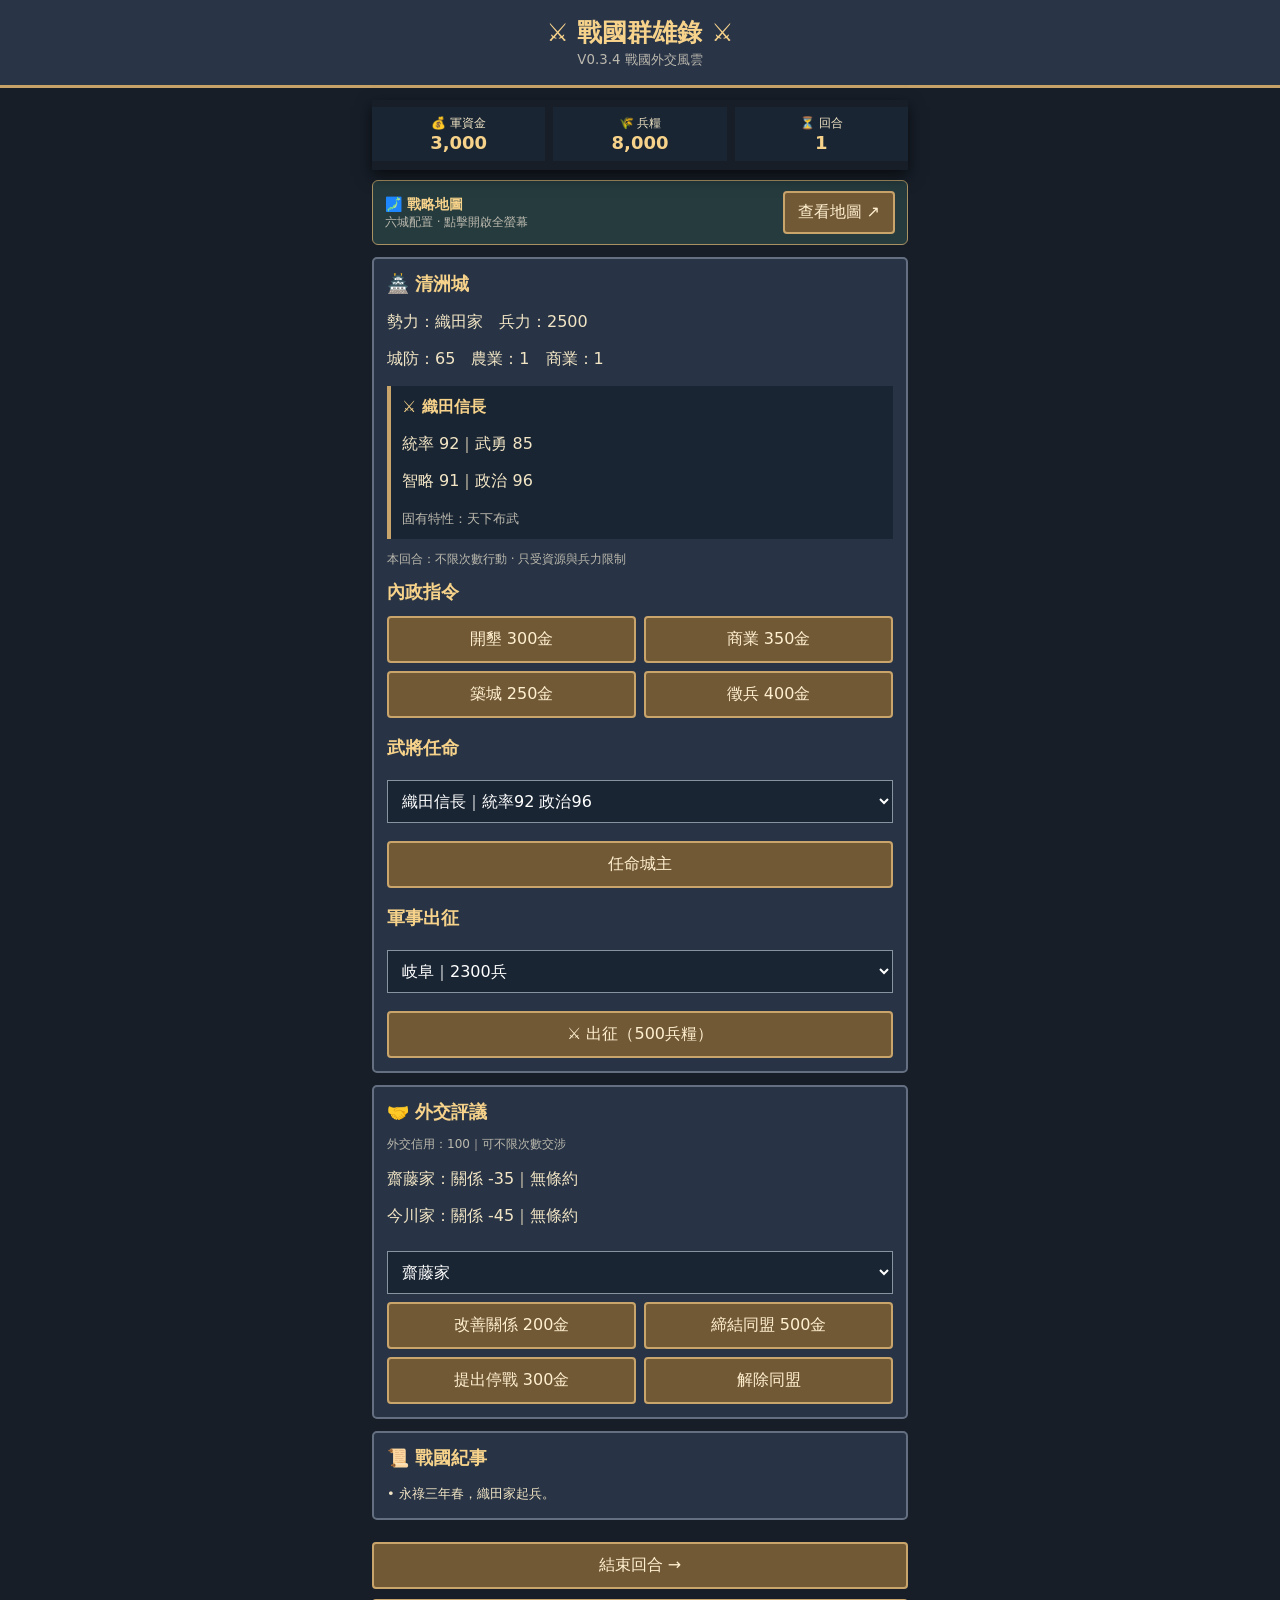
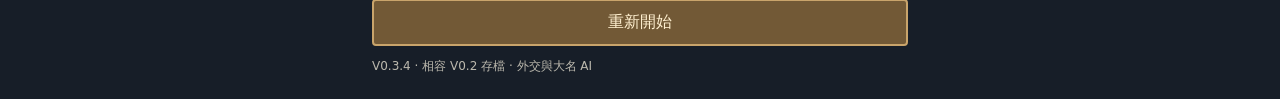
<file: sengoku_v034_index.html>
<!doctype html><html lang="zh-Hant"><head><meta charset="utf-8"><meta name="viewport" content="width=device-width,initial-scale=1"><title>戰國群雄錄 V0.3.4</title><style>*{box-sizing:border-box}body{margin:0;background:#171e28;color:#f2e5c5;font-family:system-ui}header{text-align:center;background:#293447;padding:16px;border-bottom:3px solid #c6a268}h1{font-size:25px;color:#f6d28a;margin:0}small,.hint{color:#bcb9ae}main{max-width:560px;margin:auto;padding:12px}.panel{background:#283445;border:2px solid #647082;padding:13px;margin:12px 0;border-radius:5px}h2{font-size:18px;color:#f6d28a;margin:0 0 12px}.stats,.map,.actions{display:grid;grid-template-columns:repeat(2,1fr);gap:8px}.stats{grid-template-columns:repeat(3,1fr);position:sticky;top:0;z-index:100;background:#171e28;padding:8px 0 9px;margin:-8px 0 8px;box-shadow:0 6px 12px rgba(0,0,0,.4);border-bottom:1px solid #c6a268}.stats .stat{padding:8px 3px}.stats .stat b{font-variant-numeric:tabular-nums;font-size:clamp(14px,4vw,18px)}.stats .stat.low b{color:#ff8d81}.stat{text-align:center;background:#192533;padding:10px 3px;font-size:12px}.stat b{display:block;color:#f6d28a;font-size:18px}button,select{font:inherit}button{background:#725936;border:2px solid #c9a46b;color:#fff0d0;padding:11px 5px;border-radius:4px;cursor:pointer}button:disabled{opacity:.35}.castle{background:#26394b;min-height:75px}.castle.enemy{background:#563b48}.castle.active{outline:3px solid #f6d28a}.castle strong{display:block}.castle span{font-size:12px}.full{width:100%;margin-top:10px}.officer{background:#192533;padding:11px;margin:9px 0;border-left:4px solid #c9a46b}.officer b{color:#f6d28a}select{width:100%;padding:10px;background:#192533;color:white;border:1px solid #8893a0;margin:8px 0}.log{font-size:13px;line-height:1.8;max-height:220px;overflow:auto}.hint{font-size:12px}
/* V0.3.4：僅資源列固定，地圖獨立全螢幕，不依捲動縮放 */
.hud{position:sticky;top:0;z-index:110;background:#171e28;padding:3px 0 5px;box-shadow:0 6px 15px #0009}
.hud .stats{position:static;top:auto;box-shadow:none;margin:0;padding:4px 0;border-bottom:0}
.map-launch{display:flex;align-items:center;justify-content:space-between;gap:8px;background:#253b3e;border:1px solid #aa9163;border-radius:6px;margin:10px 0;padding:10px 12px}
.map-launch strong{color:#f6d28a;font-size:14px}
.map-launch button{padding:9px 13px;white-space:nowrap}
.map-dialog{position:fixed;inset:0;z-index:1000;background:#111b26;display:none;flex-direction:column;overflow:hidden}
.map-dialog.open{display:flex}
.map-dialog-header{display:flex;align-items:center;justify-content:space-between;gap:10px;padding:calc(10px + env(safe-area-inset-top)) 12px 10px;background:#293447;border-bottom:2px solid #b99d70}
.map-dialog-header strong{color:#f6d28a;font-size:16px}
.map-dialog-header button{padding:9px 15px}
.map-dialog-body{flex:1;min-height:0;display:flex;align-items:center;justify-content:center;padding:8px;overflow:auto}
.map-dialog #mapCanvas{max-height:100%}.map-dialog .map-scene{display:block;width:100%;height:auto;max-width:760px;max-height:100%;aspect-ratio:340/222;touch-action:manipulation}
.map-dialog-footer{padding:10px 12px calc(10px + env(safe-area-inset-bottom));background:#293447;border-top:1px solid #647082}
.map-dialog-footer p{margin:0 0 7px;font-size:12px;color:#ddd3b9}
.map-dialog-footer button{width:100%}
body.map-open{overflow:hidden}
.map-node{cursor:pointer;outline:none}
.map-node .marker{stroke:#16212a;stroke-width:1.5}
.map-node.selected .marker{stroke:#fff0aa;stroke-width:3}
.map-node:focus .marker{stroke:#fff;stroke-width:3}
.map-label{font:700 12px system-ui,sans-serif;paint-order:stroke;stroke:#17212d;stroke-width:3px;fill:#fff1d5}
.map-troops{font:9px system-ui,sans-serif;paint-order:stroke;stroke:#17212d;stroke-width:2px;fill:#f4ead0}
@media(max-width:390px){.map-label{font-size:11px}.map-troops{font-size:9px}}
</style></head><body><header><h1>⚔ 戰國群雄錄 ⚔</h1><small>V0.3.4 戰國外交風雲</small></header><main id="game"></main>
<div id="mapDialog" class="map-dialog" role="dialog" aria-modal="true" aria-label="戰略地圖" aria-hidden="true">
 <div class="map-dialog-header"><strong id="mapEra">戰略地圖</strong><button id="mapClose" type="button" onclick="closeMap()">✕ 關閉</button></div>
 <div class="map-dialog-body"><div id="mapCanvas" style="width:100%;display:flex;align-items:center;justify-content:center"></div></div>
 <div class="map-dialog-footer"><p id="mapSelection">請點選城池</p><button type="button" onclick="closeMap()">返回內政與軍事操作</button></div>
</div><script>
'use strict';
const OFFICERS=[
{id:1,n:'織田信長',f:'織田',c:92,w:85,i:91,p:96,t:'天下布武'},
{id:2,n:'柴田勝家',f:'織田',c:88,w:94,i:65,p:58,t:'鬼柴田'},
{id:3,n:'丹羽長秀',f:'織田',c:78,w:68,i:82,p:89,t:'米五郎左'},
{id:4,n:'池田恆興',f:'織田',c:75,w:76,i:71,p:69,t:'忠義'},
{id:5,n:'森可成',f:'織田',c:82,w:88,i:67,p:61,t:'攻勢'},
{id:6,n:'佐久間信盛',f:'織田',c:76,w:69,i:70,p:73,t:'守備'},
{id:7,n:'齋藤義龍',f:'齋藤',c:84,w:78,i:80,p:76,t:'美濃守護'},
{id:8,n:'稻葉一鐵',f:'齋藤',c:81,w:82,i:75,p:71,t:'堅守'},
{id:9,n:'安藤守就',f:'齋藤',c:77,w:70,i:80,p:76,t:'智將'},
{id:10,n:'今川義元',f:'今川',c:85,w:65,i:87,p:93,t:'東海道一弓取'},
{id:11,n:'松平元康',f:'今川',c:89,w:80,i:84,p:86,t:'三河武士'},
{id:12,n:'朝比奈泰朝',f:'今川',c:80,w:77,i:72,p:70,t:'忠臣'}];
const BASE=[['清洲','織田',2500,65,1],['犬山','織田',1300,50,2],['岐阜','齋藤',2300,75,7],['岩村','齋藤',1100,55,8],['岡崎','今川',2100,65,11],['吉田','今川',1400,50,12]];
const ROADS=[[0,1],[0,2],[0,4],[1,2],[2,3],[3,4],[4,5]],KEY='sengoku_v02_save';let g;
const officer=id=>OFFICERS.find(o=>o.id===id)||{id:0,n:'守城代官',f:'中立',c:50,w:50,i:50,p:50,t:'守備'};
const nearby=id=>ROADS.filter(r=>r.includes(id)).map(r=>r[0]===id?r[1]:r[0]);
const owned=()=>g.cities.filter(c=>c.owner==='織田');
const FACTIONS=['織田','齋藤','今川'];
const pair=(a,b)=>[a,b].sort().join('|');
function diplomacyDefaults(){return {relations:{[pair('織田','齋藤')]:-35,[pair('織田','今川')]:-45,[pair('齋藤','今川')]:5},alliances:{},truces:{},credit:100}}
function relation(a,b){return g.diplomacy.relations[pair(a,b)]??0}
function setRelation(a,b,v){g.diplomacy.relations[pair(a,b)]=Math.max(-100,Math.min(100,Math.round(v)))}
function active(t,a,b){return (g.diplomacy[t][pair(a,b)]||0)>g.turn}
function peaceful(a,b){return active('alliances',a,b)||active('truces',a,b)}
function fresh(){return{turn:1,gold:3000,rice:8000,selected:0,used:false,over:false,cities:BASE.map((x,id)=>({id,name:x[0],owner:x[1],troops:x[2],def:x[3],officer:x[4],farm:1,trade:1})),logs:['永祿三年春，織田家起兵。'],reserve:[],aiSupply:{'齋藤':2000,'今川':2000},diplomacy:diplomacyDefaults()}}
function normalize(){if(!g||!Array.isArray(g.cities)||g.cities.length!==6){g=fresh();return}if(!g.diplomacy||typeof g.diplomacy!=='object')g.diplomacy=diplomacyDefaults();let defaults=diplomacyDefaults();for(const k of ['relations','alliances','truces'])if(!g.diplomacy[k]||typeof g.diplomacy[k]!=='object')g.diplomacy[k]=defaults[k];for(const [k,v] of Object.entries(defaults.relations))if(!Number.isFinite(g.diplomacy.relations[k]))g.diplomacy.relations[k]=v;if(!Number.isFinite(g.diplomacy.credit))g.diplomacy.credit=100;g.logs=Array.isArray(g.logs)?g.logs:[];g.reserve=Array.isArray(g.reserve)?g.reserve:[];g.aiSupply=g.aiSupply||{'齋藤':2000,'今川':2000};g.selected=Number.isInteger(g.selected)&&g.selected>=0&&g.selected<6?g.selected:0;let seen=new Set();for(const c of g.cities){if(!OFFICERS.some(o=>o.id===c.officer)||seen.has(c.officer))c.officer=0;if(c.officer)seen.add(c.officer);c.troops=Math.max(0,Number(c.troops)||0)}g.reserve=[...new Set(g.reserve)].filter(id=>OFFICERS.some(o=>o.id===id)&&!seen.has(id));}
function save(){try{localStorage.setItem(KEY,JSON.stringify(g))}catch(e){}}
function load(){try{g=JSON.parse(localStorage.getItem(KEY))||fresh()}catch(e){g=fresh()}normalize();save();render()}
function log(s){g.logs.unshift(s);g.logs=g.logs.slice(0,35)}
function selectCity(id){g.selected=id;save();render()}
function ready(){if(g.over){alert('遊戲已結束');return false}return true}
function doDomesticAction(type){if(!ready())return;let c=g.cities[g.selected];if(c.owner!=='織田')return alert('只能管理織田家城池');let bonus=1+Math.max(0,officer(c.officer).p-60)/200;if(type==='farm'){if(g.gold<300)return alert('金錢不足');g.gold-=300;c.farm++;log(c.name+'開墾農田')}else if(type==='trade'){if(g.gold<350)return alert('金錢不足');g.gold-=350;c.trade++;log(c.name+'發展商業')}else if(type==='def'){if(c.def>=100)return alert('城防已達上限');if(g.gold<250)return alert('金錢不足');g.gold-=250;c.def=Math.min(100,c.def+12*bonus);log(c.name+'修築城防')}else if(type==='recruit'){if(g.gold<400||g.rice<300)return alert('資源不足');g.gold-=400;g.rice-=300;c.troops+=Math.round(500*bonus);log(c.name+'徵募足輕')}else return;save();render()}
function appoint(){if(!ready())return;let c=g.cities[g.selected];if(c.owner!=='織田')return;let el=document.getElementById('officers');if(!el||!el.value)return alert('目前沒有可任命的武將');let id=Number(el.value),o=officer(id);if(o.f!=='織田'||g.cities.some(x=>x.id!==c.id&&x.officer===id))return alert('該武將已在其他城池');if(c.officer===id)return alert('該武將已是本城城主');if(c.officer&&!g.reserve.includes(c.officer))g.reserve.push(c.officer);c.officer=id;g.reserve=g.reserve.filter(x=>x!==id);log(o.n+'就任'+c.name+'城主');save();render()}
function battle(a,b,n){let x=g.cities[a],y=g.cities[b];if(!x||!y||x.owner===y.owner||!nearby(a).includes(b)||peaceful(x.owner,y.owner))return false;n=Math.min(n,x.troops);if(n<100)return false;let o=officer(x.officer),d=officer(y.officer),atk=n*(.8+o.c/200)*(.85+Math.random()*.3)*(o.t==='鬼柴田'?1.15:1),def=y.troops*(.8+d.c/250)*(1+y.def/200)*(.85+Math.random()*.3),before=y.troops;let success=atk>def;let survivors=Math.max(0,Math.round(n*(success?.50:.22)));x.troops-=n;if(success){let former=y.owner,old=y.officer;y.owner=x.owner;y.troops=survivors;y.def=Math.max(20,y.def-20);y.officer=0;if(old&&!g.reserve.includes(old))g.reserve.push(old);log(o.n+'攻陷'+y.name+'（原屬'+former+'家）；守城代官暫管，新城駐兵'+survivors)}else{y.troops=Math.max(100,Math.round(before*.72));x.troops+=survivors;log(o.n+'進攻'+y.name+'失敗；攻方返回'+survivors+'兵，守軍剩'+y.troops)}return true}
function march(){if(!ready())return;let a=g.selected,c=g.cities[a],el=document.getElementById('target');if(c.owner!=='織田'||!el)return;let b=Number(el.value);if(!nearby(a).includes(b)||g.cities[b].owner==='織田')return alert('無法進攻此城');if(peaceful(c.owner,g.cities[b].owner))return alert('同盟或停戰期間不可進攻');if(g.rice<500)return alert('兵糧不足');if(c.troops<300)return alert('兵力不足');let before=c.troops;g.rice-=500;let result=battle(a,b,Math.floor(c.troops*.65));if(!result)return;log('戰報：'+c.name+'出征前'+before+'兵，戰後'+c.troops+'兵；兵糧消耗500');check();save();render()}
function diplomacyAction(type){if(!ready())return;let el=document.getElementById('diplomacyTarget');if(!el)return;let target=el.value;if(!FACTIONS.includes(target)||target==='織田'||!g.cities.some(c=>c.owner===target))return alert('無效的外交對象');let rel=relation('織田',target),key=pair('織田',target),cost={improve:200,alliance:500,truce:300,break:0}[type];if(cost===undefined)return;if(g.gold<cost)return alert('金錢不足');if(type==='break'){if(!active('alliances','織田',target))return alert('目前沒有同盟');delete g.diplomacy.alliances[key];setRelation('織田',target,rel-30);g.diplomacy.credit=Math.max(0,g.diplomacy.credit-25);log('織田家解除與'+target+'家的同盟，外交信用下降')}else if(type==='improve'){g.gold-=cost;setRelation('織田',target,rel+15);log('派遣使者至'+target+'家，關係改善至'+relation('織田',target))}else if(type==='alliance'){if(active('alliances','織田',target))return alert('雙方已結盟');g.gold-=cost;let chance=Math.max(.05,Math.min(.9,.25+(rel+50)/200+g.diplomacy.credit/500));if(Math.random()<chance){g.diplomacy.alliances[key]=g.turn+6;delete g.diplomacy.truces[key];setRelation('織田',target,rel+10);log('織田與'+target+'締結六回合同盟！')}else log(target+'家拒絕結盟提議')}else if(type==='truce'){if(peaceful('織田',target))return alert('已有同盟或停戰');g.gold-=cost;let chance=Math.max(.1,Math.min(.9,.5+rel/250));if(Math.random()<chance){g.diplomacy.truces[key]=g.turn+3;log('織田與'+target+'達成三回合停戰')}else log(target+'家拒絕停戰提議')}save();render()}
function ai(){for(const owner of ['齋藤','今川']){if(!g.cities.some(c=>c.owner===owner))continue;let supply=Number(g.aiSupply[owner])||0;let cities=g.cities.filter(c=>c.owner===owner);let threatened=cities.some(c=>nearby(c.id).some(i=>g.cities[i].owner!==owner&&g.cities[i].troops>c.troops*1.2));for(const c of cities){supply+=Math.max(80,Math.round(c.farm*140));if(c.troops<(threatened?3500:2600)&&supply>=240){c.troops+=120;supply-=240}if(!threatened&&supply>=400&&c.farm<5&&Math.random()<.25){c.farm++;supply-=400}if(threatened&&supply>=350&&c.def<90){c.def=Math.min(100,c.def+8);supply-=350}}let candidates=cities.flatMap(c=>nearby(c.id).map(i=>({from:c,to:g.cities[i]}))).filter(x=>x.to.owner!==owner&&!peaceful(owner,x.to.owner)).sort((a,b)=>(a.to.troops/a.from.troops)-(b.to.troops/b.from.troops));if(candidates.length){let {from,to}=candidates[0];let temperament=owner==='齋藤'?2.25:1.65;if(from.troops>Math.max(800,to.troops*temperament)&&supply>=500&&Math.random()<(owner==='今川'?.5:.28)){supply-=500;battle(from.id,to.id,Math.floor(from.troops*.6));setRelation(owner,to.owner,relation(owner,to.owner)-12)}}if(threatened){let other=FACTIONS.filter(f=>f!==owner&&g.cities.some(c=>c.owner===f)).sort((a,b)=>relation(owner,b)-relation(owner,a))[0];if(other&&!peaceful(owner,other)&&relation(owner,other)>-25&&Math.random()<.16){g.diplomacy.truces[pair(owner,other)]=g.turn+3;log(owner+'家與'+other+'家達成暫時停戰')}}g.aiSupply[owner]=supply}}
function check(){if(!owned().length){g.over=true;log('織田家滅亡，遊戲結束')}else if(g.cities.every(c=>c.owner==='織田')){g.over=true;log('天下統一！織田家獲得勝利！')}}
function nextTurn(){if(g.over)return;for(const c of owned()){let bonus=1+Math.max(0,officer(c.officer).p-60)/200;g.gold+=Math.round(c.trade*180*bonus);g.rice+=Math.round(c.farm*550*bonus)-Math.ceil(c.troops/10)}g.rice=Math.max(0,g.rice);ai();g.turn++;for(const type of ['alliances','truces'])for(const [k,v] of Object.entries(g.diplomacy[type]))if(v<=g.turn){delete g.diplomacy[type][k];log(k.replace('|','與')+'的'+(type==='alliances'?'同盟':'停戰')+'期限已到')}check();log('進入第'+g.turn+'回合');save();render()}
function reset(){if(confirm('確定重新開始遊戲？此操作會覆蓋目前存檔')){g=fresh();save();render()}}

const MAP_POINTS=[
 {x:112,y:150},{x:117,y:102},{x:101,y:49},{x:231,y:70},{x:216,y:158},{x:291,y:166}
];
function castleIcon(x,y,owner,selected){
 let color=owner==='織田'?'#e5b65c':owner==='齋藤'?'#d47b87':'#88b6e8';
 return `<g class="marker" transform="translate(${x} ${y})">
 <path d="M-15 8H15V15H-15Z" fill="#cfc5a5"/>
 <path d="M-12 -2H12V9H-12Z" fill="#f2e5cc"/>
 <path d="M-9 -11H9V-1H-9Z" fill="#f2e5cc"/>
 <path d="M-5 -18H5V-10H-5Z" fill="#f2e5cc"/>
 <path d="M-18 -2L-11 -8H11L18 -2Z M-13 -11L-8 -16H8L13 -11Z M-8 -18L-4 -23H4L8 -18Z" fill="${color}"/>
 <path d="M-3 3H3V9H-3Z M-2 -8H2V-3H-2Z" fill="#35414c"/>
 </g>`;
}
function mapMarkup(year,season){
 let roads=ROADS.map(([a,b])=>`<line x1="${MAP_POINTS[a].x}" y1="${MAP_POINTS[a].y}" x2="${MAP_POINTS[b].x}" y2="${MAP_POINTS[b].y}" stroke="#e2c88d" stroke-width="2" stroke-dasharray="5 5" opacity=".7"/>`).join('');
 let nodes=g.cities.map(c=>{
 let {x,y}=MAP_POINTS[c.id];
 return `<g class="map-node ${c.id===g.selected?'selected':''}" tabindex="0" role="button" aria-label="${c.name} ${c.owner}家 ${c.troops}兵" onclick="selectCity(${c.id})" onkeydown="if(event.key==='Enter'||event.key===' '){event.preventDefault();selectCity(${c.id})}">
 <circle cx="${x}" cy="${y-4}" r="23" fill="${c.id===g.selected?'#ffe8a9':'#162b30'}" opacity="${c.id===g.selected?'.35':'.18'}"/>
 ${castleIcon(x,y-3,c.owner,c.id===g.selected)}
 <text class="map-label" x="${x}" y="${y+29}" text-anchor="middle">${c.name}</text>
 <text class="map-troops" x="${x}" y="${y+40}" text-anchor="middle">${c.troops}兵</text></g>`;
 }).join('');
 return `<svg class="map-scene" viewBox="0 0 340 222" xmlns="http://www.w3.org/2000/svg" role="group" aria-label="尾張美濃三河六城示意地圖">
 <rect width="340" height="222" fill="#467b96"/>
 <!-- 中部地形：北側美濃山地、南側伊勢灣及三河灣（概略示意） -->
 <path d="M0 0H340V178L317 183 298 191 274 186 252 197 231 192 209 204 190 193 169 201 149 185 134 190 119 181 107 190 91 178 75 187 63 177 44 181 29 166 14 170 0 160Z" fill="#789368" stroke="#d0bf94" stroke-width="2"/>
 <path d="M0 0H340V53L318 43 292 57 271 42 245 54 219 34 191 51 164 31 139 49 112 30 87 47 60 31 35 52 0 36Z" fill="#506f55" opacity=".92"/>
 <path d="M0 36L23 15 40 33 61 8 82 29 104 12 125 36 149 12 173 35 196 13 218 32 241 8 265 33 287 13 314 37 338 19" stroke="#a3ae83" stroke-width="7" fill="none" opacity=".65"/>
 <path d="M0 148Q27 138 52 152T93 171Q113 175 123 195L139 222H0Z" fill="#467b96"/>
 <path d="M158 222Q169 198 187 192T219 190Q244 189 259 201L278 222Z" fill="#467b96"/>
 <path d="M62 62Q77 86 84 112T103 158Q111 180 120 204" stroke="#93c3d2" stroke-width="4" fill="none" opacity=".85"/>
 <path d="M173 47Q181 80 199 101T221 141Q234 163 245 190" stroke="#93c3d2" stroke-width="3" fill="none" opacity=".75"/>
 <text x="15" y="22" fill="#f4ebd2" font-size="12" opacity=".88">美濃</text>
 <text x="27" y="126" fill="#f4ebd2" font-size="12" opacity=".88">尾張</text>
 <text x="255" y="118" fill="#f4ebd2" font-size="12" opacity=".88">三河</text>
 <text x="17" y="208" fill="#d6ebf4" font-size="12" opacity=".8">伊勢灣</text>
 <text x="184" y="215" fill="#d6ebf4" font-size="11" opacity=".8">三河灣</text>
 <text x="326" y="213" fill="#d6ebf4" font-size="9" text-anchor="end">概略地形</text>
 ${roads}${nodes}
 </svg>`;
}
let mapIsOpen=false;
function openMap(){
 mapIsOpen=true;
 document.body.classList.add('map-open');
 const dlg=document.getElementById('mapDialog');
 dlg.classList.add('open');
 dlg.setAttribute('aria-hidden','false');
 refreshMapDialog();
 document.getElementById('mapClose').focus();
}
function closeMap(){
 mapIsOpen=false;
 document.body.classList.remove('map-open');
 const dlg=document.getElementById('mapDialog');
 dlg.classList.remove('open');
 dlg.setAttribute('aria-hidden','true');
 const btn=document.getElementById('openMapButton');
 if(btn)btn.focus({preventScroll:true});
}
function refreshMapDialog(){
 if(!mapIsOpen)return;
 const season=['春','夏','秋','冬'][(g.turn-1)%4],year=1560+Math.floor((g.turn-1)/4);
 document.getElementById('mapCanvas').innerHTML=mapMarkup(year,season);
 const c=g.cities[g.selected];
 document.getElementById('mapSelection').textContent=`目前選取：${c.name}城｜${c.owner}家｜${c.troops}兵`;
 document.getElementById('mapEra').textContent=`${year}年 ${season} · 尾張・美濃・三河`;
}
document.addEventListener('keydown',e=>{if(e.key==='Escape'&&mapIsOpen)closeMap()});

function render(){let c=g.cities[g.selected],o=officer(c.officer),enemies=nearby(c.id).map(i=>g.cities[i]).filter(x=>x.owner!=='織田'),choices=OFFICERS.filter(x=>x.f==='織田'&&!g.cities.some(y=>y.id!==c.id&&y.officer===x.id)),season=['春','夏','秋','冬'][(g.turn-1)%4],year=1560+Math.floor((g.turn-1)/4);document.getElementById('game').innerHTML=`<div class="hud" id="hud"><div class="stats"><div class="stat ${g.gold<400?'low':''}">💰 軍資金<b>${g.gold.toLocaleString()}</b></div><div class="stat ${g.rice<500?'low':''}">🌾 兵糧<b>${g.rice.toLocaleString()}</b></div><div class="stat">⏳ 回合<b>${g.turn}</b></div></div></div><div class="map-launch"><div><strong>🗾 戰略地圖</strong><div class="hint">六城配置 · 點擊開啟全螢幕</div></div><button type="button" id="openMapButton" onclick="openMap()">查看地圖 ↗</button></div><section class="panel"><h2>🏯 ${c.name}城</h2><p>勢力：${c.owner}家　兵力：${c.troops}</p><p>城防：${Math.round(c.def)}　農業：${c.farm}　商業：${c.trade}</p><div class="officer"><b>⚔ ${o.n}</b><p>統率 ${o.c}｜武勇 ${o.w}</p><p>智略 ${o.i}｜政治 ${o.p}</p><small>固有特性：${o.t}</small></div>${c.owner==='織田'&&!g.over?`<p class="hint">本回合：不限次數行動 · 只受資源與兵力限制</p><h2>內政指令</h2><div class="actions"><button onclick="doDomesticAction('farm')">開墾 300金</button><button onclick="doDomesticAction('trade')">商業 350金</button><button onclick="doDomesticAction('def')">築城 250金</button><button onclick="doDomesticAction('recruit')">徵兵 400金</button></div><h2 style="margin-top:18px">武將任命</h2><select id="officers">${choices.map(x=>`<option value="${x.id}" ${x.id===c.officer?'selected':''}>${x.n}｜統率${x.c} 政治${x.p}</option>`).join('')}</select><button class="full" onclick="appoint()">任命城主</button><h2 style="margin-top:18px">軍事出征</h2>${enemies.length?`<select id="target">${enemies.map(x=>`<option value="${x.id}">${x.name}｜${x.troops}兵</option>`).join('')}</select><button class="full" onclick="march()">⚔ 出征（500兵糧）</button>`:'<p>周圍沒有可進攻的敵城。</p>'}`:`<p class="hint">${g.over?'遊戲已結束':'此城目前不屬於織田家。'}</p>`}</section><section class="panel"><h2>🤝 外交評議</h2><p class="hint">外交信用：${g.diplomacy.credit}｜可不限次數交涉</p>${FACTIONS.filter(f=>f!=='織田'&&g.cities.some(c=>c.owner===f)).map(f=>`<p>${f}家：關係 ${relation('織田',f)}｜${active('alliances','織田',f)?'同盟至第'+g.diplomacy.alliances[pair('織田',f)]+'回合':active('truces','織田',f)?'停戰至第'+g.diplomacy.truces[pair('織田',f)]+'回合':'無條約'}</p>`).join('')}${!g.over?`<select id="diplomacyTarget">${FACTIONS.filter(f=>f!=='織田'&&g.cities.some(c=>c.owner===f)).map(f=>`<option value="${f}">${f}家</option>`).join('')}</select><div class="actions"><button onclick="diplomacyAction('improve')">改善關係 200金</button><button onclick="diplomacyAction('alliance')">締結同盟 500金</button><button onclick="diplomacyAction('truce')">提出停戰 300金</button><button onclick="diplomacyAction('break')">解除同盟</button></div>`:''}</section><section class="panel"><h2>📜 戰國紀事</h2><div class="log">${g.logs.map(x=>`<div>• ${x}</div>`).join('')}</div></section>${g.over?`<section class="panel"><h2>${owned().length?'🎉 統一成功':'💀 遊戲結束'}</h2></section>`:''}<button class="full" onclick="nextTurn()" ${g.over?'disabled':''}>結束回合 →</button><button class="full" onclick="reset()">重新開始</button><p class="hint">V0.3.4 · 相容 V0.2 存檔 · 外交與大名 AI</p>`;refreshMapDialog()}

load();
</script></body></html>
</file>
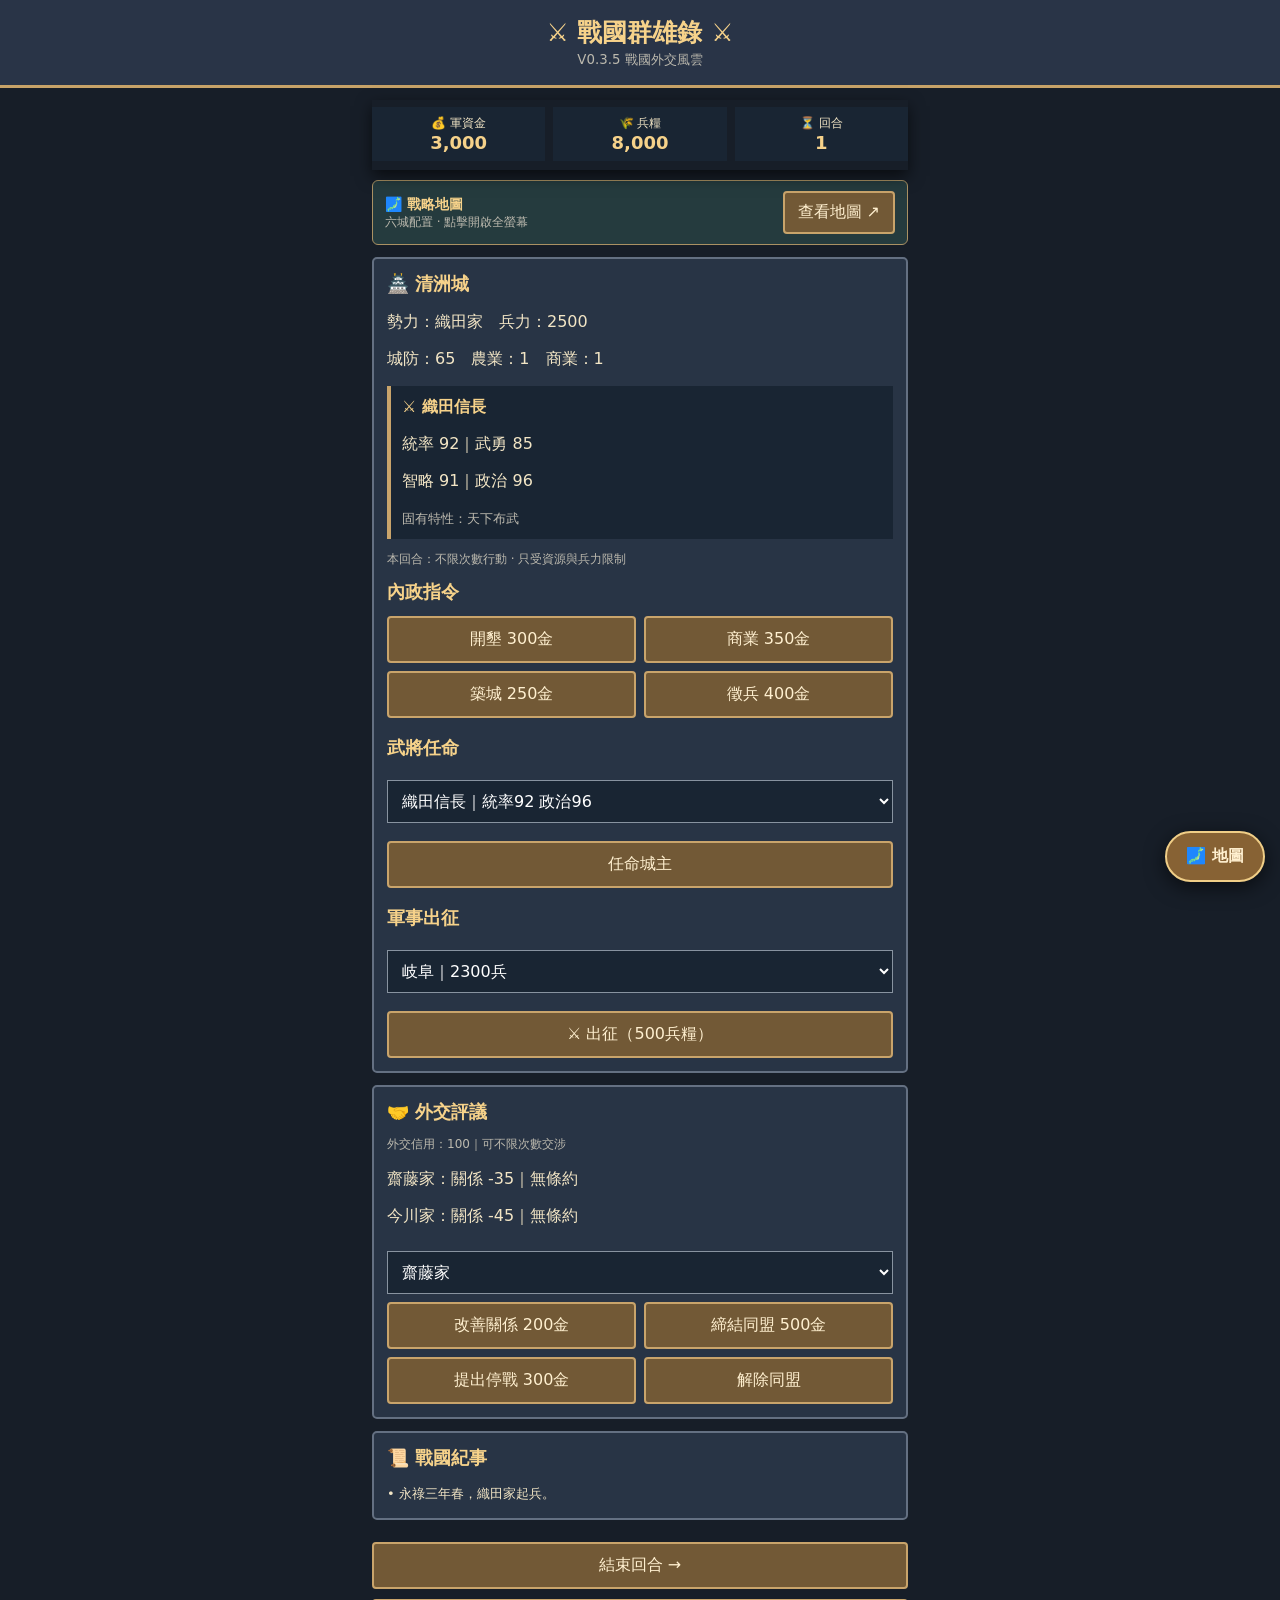
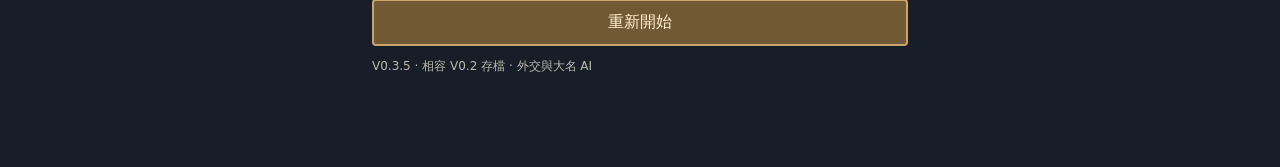
<file: sengoku_v035_index.html>
<!doctype html><html lang="zh-Hant"><head><meta charset="utf-8"><meta name="viewport" content="width=device-width,initial-scale=1"><title>戰國群雄錄 V0.3.5</title><style>*{box-sizing:border-box}body{margin:0;background:#171e28;color:#f2e5c5;font-family:system-ui}header{text-align:center;background:#293447;padding:16px;border-bottom:3px solid #c6a268}h1{font-size:25px;color:#f6d28a;margin:0}small,.hint{color:#bcb9ae}main{max-width:560px;margin:auto;padding:12px}.panel{background:#283445;border:2px solid #647082;padding:13px;margin:12px 0;border-radius:5px}h2{font-size:18px;color:#f6d28a;margin:0 0 12px}.stats,.map,.actions{display:grid;grid-template-columns:repeat(2,1fr);gap:8px}.stats{grid-template-columns:repeat(3,1fr);position:sticky;top:0;z-index:100;background:#171e28;padding:8px 0 9px;margin:-8px 0 8px;box-shadow:0 6px 12px rgba(0,0,0,.4);border-bottom:1px solid #c6a268}.stats .stat{padding:8px 3px}.stats .stat b{font-variant-numeric:tabular-nums;font-size:clamp(14px,4vw,18px)}.stats .stat.low b{color:#ff8d81}.stat{text-align:center;background:#192533;padding:10px 3px;font-size:12px}.stat b{display:block;color:#f6d28a;font-size:18px}button,select{font:inherit}button{background:#725936;border:2px solid #c9a46b;color:#fff0d0;padding:11px 5px;border-radius:4px;cursor:pointer}button:disabled{opacity:.35}.castle{background:#26394b;min-height:75px}.castle.enemy{background:#563b48}.castle.active{outline:3px solid #f6d28a}.castle strong{display:block}.castle span{font-size:12px}.full{width:100%;margin-top:10px}.officer{background:#192533;padding:11px;margin:9px 0;border-left:4px solid #c9a46b}.officer b{color:#f6d28a}select{width:100%;padding:10px;background:#192533;color:white;border:1px solid #8893a0;margin:8px 0}.log{font-size:13px;line-height:1.8;max-height:220px;overflow:auto}.hint{font-size:12px}
/* V0.3.5：僅資源列固定，地圖獨立全螢幕，不依捲動縮放 */
.hud{position:sticky;top:0;z-index:110;background:#171e28;padding:3px 0 5px;box-shadow:0 6px 15px #0009}
.hud .stats{position:static;top:auto;box-shadow:none;margin:0;padding:4px 0;border-bottom:0}
.map-launch{display:flex;align-items:center;justify-content:space-between;gap:8px;background:#253b3e;border:1px solid #aa9163;border-radius:6px;margin:10px 0;padding:10px 12px}
.map-launch strong{color:#f6d28a;font-size:14px}
.map-launch button{padding:9px 13px;white-space:nowrap}
.map-dialog{position:fixed;inset:0;z-index:1000;background:#111b26;display:none;flex-direction:column;overflow:hidden}
.map-dialog.open{display:flex}
.map-dialog-header{display:flex;align-items:center;justify-content:space-between;gap:10px;padding:calc(10px + env(safe-area-inset-top)) 12px 10px;background:#293447;border-bottom:2px solid #b99d70}
.map-dialog-header strong{color:#f6d28a;font-size:16px}
.map-dialog-header button{padding:9px 15px}
.map-dialog-body{flex:1;min-height:0;display:flex;align-items:center;justify-content:center;padding:8px;overflow:auto}
.map-dialog #mapCanvas{max-height:100%}.map-dialog .map-scene{display:block;width:100%;height:auto;max-width:760px;max-height:100%;aspect-ratio:340/222;touch-action:manipulation}
.map-dialog-footer{padding:10px 12px calc(10px + env(safe-area-inset-bottom));background:#293447;border-top:1px solid #647082}
.map-dialog-footer p{margin:0 0 7px;font-size:12px;color:#ddd3b9}
.map-dialog-footer button{width:100%}
body.map-open{overflow:hidden}
.map-fab{position:fixed;right:calc(15px + env(safe-area-inset-right));bottom:calc(18px + env(safe-area-inset-bottom));z-index:450;border-radius:999px;background:#876234;border:2px solid #f0ce87;box-shadow:0 5px 20px #0009;padding:13px 17px;font-weight:700;min-width:100px}
body.map-open .map-fab{display:none}
main{padding-bottom:80px}
.map-node{cursor:pointer;outline:none}
.map-node .marker{stroke:#16212a;stroke-width:1.5}
.map-node.selected .marker{stroke:#fff0aa;stroke-width:3}
.map-node:focus .marker{stroke:#fff;stroke-width:3}
.map-label{font:700 12px system-ui,sans-serif;paint-order:stroke;stroke:#17212d;stroke-width:3px;fill:#fff1d5}
.map-troops{font:9px system-ui,sans-serif;paint-order:stroke;stroke:#17212d;stroke-width:2px;fill:#f4ead0}
@media(max-width:390px){.map-label{font-size:11px}.map-troops{font-size:9px}}
</style></head><body><header><h1>⚔ 戰國群雄錄 ⚔</h1><small>V0.3.5 戰國外交風雲</small></header><main id="game"></main><button class="map-fab" type="button" onclick="openMap()" aria-label="隨時開啟戰略地圖">🗾 地圖</button>
<div id="mapDialog" class="map-dialog" role="dialog" aria-modal="true" aria-label="戰略地圖" aria-hidden="true">
 <div class="map-dialog-header"><strong id="mapEra">戰略地圖</strong><button id="mapClose" type="button" onclick="closeMap()">✕ 關閉</button></div>
 <div class="map-dialog-body"><div id="mapCanvas" style="width:100%;display:flex;align-items:center;justify-content:center"></div></div>
 <div class="map-dialog-footer"><p id="mapSelection">請點選城池</p><button type="button" onclick="closeMap()">返回內政與軍事操作</button></div>
</div><script>
'use strict';
const OFFICERS=[
{id:1,n:'織田信長',f:'織田',c:92,w:85,i:91,p:96,t:'天下布武'},
{id:2,n:'柴田勝家',f:'織田',c:88,w:94,i:65,p:58,t:'鬼柴田'},
{id:3,n:'丹羽長秀',f:'織田',c:78,w:68,i:82,p:89,t:'米五郎左'},
{id:4,n:'池田恆興',f:'織田',c:75,w:76,i:71,p:69,t:'忠義'},
{id:5,n:'森可成',f:'織田',c:82,w:88,i:67,p:61,t:'攻勢'},
{id:6,n:'佐久間信盛',f:'織田',c:76,w:69,i:70,p:73,t:'守備'},
{id:7,n:'齋藤義龍',f:'齋藤',c:84,w:78,i:80,p:76,t:'美濃守護'},
{id:8,n:'稻葉一鐵',f:'齋藤',c:81,w:82,i:75,p:71,t:'堅守'},
{id:9,n:'安藤守就',f:'齋藤',c:77,w:70,i:80,p:76,t:'智將'},
{id:10,n:'今川義元',f:'今川',c:85,w:65,i:87,p:93,t:'東海道一弓取'},
{id:11,n:'松平元康',f:'今川',c:89,w:80,i:84,p:86,t:'三河武士'},
{id:12,n:'朝比奈泰朝',f:'今川',c:80,w:77,i:72,p:70,t:'忠臣'}];
const BASE=[['清洲','織田',2500,65,1],['犬山','織田',1300,50,2],['岐阜','齋藤',2300,75,7],['岩村','齋藤',1100,55,8],['岡崎','今川',2100,65,11],['吉田','今川',1400,50,12]];
const ROADS=[[0,1],[0,2],[0,4],[1,2],[2,3],[3,4],[4,5]],KEY='sengoku_v02_save';let g;
const officer=id=>OFFICERS.find(o=>o.id===id)||{id:0,n:'守城代官',f:'中立',c:50,w:50,i:50,p:50,t:'守備'};
const nearby=id=>ROADS.filter(r=>r.includes(id)).map(r=>r[0]===id?r[1]:r[0]);
const owned=()=>g.cities.filter(c=>c.owner==='織田');
const FACTIONS=['織田','齋藤','今川'];
const pair=(a,b)=>[a,b].sort().join('|');
function diplomacyDefaults(){return {relations:{[pair('織田','齋藤')]:-35,[pair('織田','今川')]:-45,[pair('齋藤','今川')]:5},alliances:{},truces:{},credit:100}}
function relation(a,b){return g.diplomacy.relations[pair(a,b)]??0}
function setRelation(a,b,v){g.diplomacy.relations[pair(a,b)]=Math.max(-100,Math.min(100,Math.round(v)))}
function active(t,a,b){return (g.diplomacy[t][pair(a,b)]||0)>g.turn}
function peaceful(a,b){return active('alliances',a,b)||active('truces',a,b)}
function fresh(){return{turn:1,gold:3000,rice:8000,selected:0,used:false,over:false,cities:BASE.map((x,id)=>({id,name:x[0],owner:x[1],troops:x[2],def:x[3],officer:x[4],farm:1,trade:1})),logs:['永祿三年春，織田家起兵。'],reserve:[],aiSupply:{'齋藤':2000,'今川':2000},diplomacy:diplomacyDefaults()}}
function normalize(){if(!g||!Array.isArray(g.cities)||g.cities.length!==6){g=fresh();return}if(!g.diplomacy||typeof g.diplomacy!=='object')g.diplomacy=diplomacyDefaults();let defaults=diplomacyDefaults();for(const k of ['relations','alliances','truces'])if(!g.diplomacy[k]||typeof g.diplomacy[k]!=='object')g.diplomacy[k]=defaults[k];for(const [k,v] of Object.entries(defaults.relations))if(!Number.isFinite(g.diplomacy.relations[k]))g.diplomacy.relations[k]=v;if(!Number.isFinite(g.diplomacy.credit))g.diplomacy.credit=100;g.logs=Array.isArray(g.logs)?g.logs:[];g.reserve=Array.isArray(g.reserve)?g.reserve:[];g.aiSupply=g.aiSupply||{'齋藤':2000,'今川':2000};g.uiSelections=g.uiSelections&&typeof g.uiSelections==='object'?g.uiSelections:{};g.selected=Number.isInteger(g.selected)&&g.selected>=0&&g.selected<6?g.selected:0;let seen=new Set();for(const c of g.cities){if(!OFFICERS.some(o=>o.id===c.officer)||seen.has(c.officer))c.officer=0;if(c.officer)seen.add(c.officer);c.troops=Math.max(0,Number(c.troops)||0)}g.reserve=[...new Set(g.reserve)].filter(id=>OFFICERS.some(o=>o.id===id)&&!seen.has(id));}
function selectedTarget(id){
 const el=document.getElementById(id);
 if(!el)return;
 if(!g.uiSelections||typeof g.uiSelections!=='object')g.uiSelections={};
 g.uiSelections[id]=el.value;
 save();
}
function optionSelected(id,value){
 return g.uiSelections&&String(g.uiSelections[id])===String(value)?' selected':'';
}
function save(){try{localStorage.setItem(KEY,JSON.stringify(g))}catch(e){}}
function load(){try{g=JSON.parse(localStorage.getItem(KEY))||fresh()}catch(e){g=fresh()}normalize();save();render()}
function log(s){g.logs.unshift(s);g.logs=g.logs.slice(0,35)}
function selectCity(id){g.selected=id;save();render()}
function ready(){if(g.over){alert('遊戲已結束');return false}return true}
function doDomesticAction(type){if(!ready())return;let c=g.cities[g.selected];if(c.owner!=='織田')return alert('只能管理織田家城池');let bonus=1+Math.max(0,officer(c.officer).p-60)/200;if(type==='farm'){if(g.gold<300)return alert('金錢不足');g.gold-=300;c.farm++;log(c.name+'開墾農田')}else if(type==='trade'){if(g.gold<350)return alert('金錢不足');g.gold-=350;c.trade++;log(c.name+'發展商業')}else if(type==='def'){if(c.def>=100)return alert('城防已達上限');if(g.gold<250)return alert('金錢不足');g.gold-=250;c.def=Math.min(100,c.def+12*bonus);log(c.name+'修築城防')}else if(type==='recruit'){if(g.gold<400||g.rice<300)return alert('資源不足');g.gold-=400;g.rice-=300;c.troops+=Math.round(500*bonus);log(c.name+'徵募足輕')}else return;save();render()}
function appoint(){if(!ready())return;let c=g.cities[g.selected];if(c.owner!=='織田')return;let el=document.getElementById('officers');if(!el||!el.value)return alert('目前沒有可任命的武將');let id=Number(el.value),o=officer(id);if(o.f!=='織田'||g.cities.some(x=>x.id!==c.id&&x.officer===id))return alert('該武將已在其他城池');if(c.officer===id)return alert('該武將已是本城城主');if(c.officer&&!g.reserve.includes(c.officer))g.reserve.push(c.officer);c.officer=id;g.reserve=g.reserve.filter(x=>x!==id);log(o.n+'就任'+c.name+'城主');save();render()}
function battle(a,b,n){let x=g.cities[a],y=g.cities[b];if(!x||!y||x.owner===y.owner||!nearby(a).includes(b)||peaceful(x.owner,y.owner))return false;n=Math.min(n,x.troops);if(n<100)return false;let o=officer(x.officer),d=officer(y.officer),atk=n*(.8+o.c/200)*(.85+Math.random()*.3)*(o.t==='鬼柴田'?1.15:1),def=y.troops*(.8+d.c/250)*(1+y.def/200)*(.85+Math.random()*.3),before=y.troops;let success=atk>def;let survivors=Math.max(0,Math.round(n*(success?.50:.22)));x.troops-=n;if(success){let former=y.owner,old=y.officer;y.owner=x.owner;y.troops=survivors;y.def=Math.max(20,y.def-20);y.officer=0;if(old&&!g.reserve.includes(old))g.reserve.push(old);log(o.n+'攻陷'+y.name+'（原屬'+former+'家）；守城代官暫管，新城駐兵'+survivors)}else{y.troops=Math.max(100,Math.round(before*.72));x.troops+=survivors;log(o.n+'進攻'+y.name+'失敗；攻方返回'+survivors+'兵，守軍剩'+y.troops)}return true}
function march(){if(!ready())return;let a=g.selected,c=g.cities[a],el=document.getElementById('target');if(c.owner!=='織田'||!el)return;let b=Number(el.value);selectedTarget('target');if(!nearby(a).includes(b)||g.cities[b].owner==='織田')return alert('無法進攻此城');if(peaceful(c.owner,g.cities[b].owner))return alert('同盟或停戰期間不可進攻');if(g.rice<500)return alert('兵糧不足');if(c.troops<300)return alert('兵力不足');let before=c.troops;g.rice-=500;let result=battle(a,b,Math.floor(c.troops*.65));if(!result)return;log('戰報：'+c.name+'出征前'+before+'兵，戰後'+c.troops+'兵；兵糧消耗500');check();save();render()}
function diplomacyAction(type){if(!ready())return;let el=document.getElementById('diplomacyTarget');if(!el)return;let target=el.value;selectedTarget('diplomacyTarget');if(!FACTIONS.includes(target)||target==='織田'||!g.cities.some(c=>c.owner===target))return alert('無效的外交對象');let rel=relation('織田',target),key=pair('織田',target),cost={improve:200,alliance:500,truce:300,break:0}[type];if(cost===undefined)return;if(g.gold<cost)return alert('金錢不足');if(type==='break'){if(!active('alliances','織田',target))return alert('目前沒有同盟');delete g.diplomacy.alliances[key];setRelation('織田',target,rel-30);g.diplomacy.credit=Math.max(0,g.diplomacy.credit-25);log('織田家解除與'+target+'家的同盟，外交信用下降')}else if(type==='improve'){g.gold-=cost;setRelation('織田',target,rel+15);log('派遣使者至'+target+'家，關係改善至'+relation('織田',target))}else if(type==='alliance'){if(active('alliances','織田',target))return alert('雙方已結盟');g.gold-=cost;let chance=Math.max(.05,Math.min(.9,.25+(rel+50)/200+g.diplomacy.credit/500));if(Math.random()<chance){g.diplomacy.alliances[key]=g.turn+6;delete g.diplomacy.truces[key];setRelation('織田',target,rel+10);log('織田與'+target+'締結六回合同盟！')}else log(target+'家拒絕結盟提議')}else if(type==='truce'){if(peaceful('織田',target))return alert('已有同盟或停戰');g.gold-=cost;let chance=Math.max(.1,Math.min(.9,.5+rel/250));if(Math.random()<chance){g.diplomacy.truces[key]=g.turn+3;log('織田與'+target+'達成三回合停戰')}else log(target+'家拒絕停戰提議')}save();render()}
function ai(){for(const owner of ['齋藤','今川']){if(!g.cities.some(c=>c.owner===owner))continue;let supply=Number(g.aiSupply[owner])||0;let cities=g.cities.filter(c=>c.owner===owner);let threatened=cities.some(c=>nearby(c.id).some(i=>g.cities[i].owner!==owner&&g.cities[i].troops>c.troops*1.2));for(const c of cities){supply+=Math.max(80,Math.round(c.farm*140));if(c.troops<(threatened?3500:2600)&&supply>=240){c.troops+=120;supply-=240}if(!threatened&&supply>=400&&c.farm<5&&Math.random()<.25){c.farm++;supply-=400}if(threatened&&supply>=350&&c.def<90){c.def=Math.min(100,c.def+8);supply-=350}}let candidates=cities.flatMap(c=>nearby(c.id).map(i=>({from:c,to:g.cities[i]}))).filter(x=>x.to.owner!==owner&&!peaceful(owner,x.to.owner)).sort((a,b)=>(a.to.troops/a.from.troops)-(b.to.troops/b.from.troops));if(candidates.length){let {from,to}=candidates[0];let temperament=owner==='齋藤'?2.25:1.65;if(from.troops>Math.max(800,to.troops*temperament)&&supply>=500&&Math.random()<(owner==='今川'?.5:.28)){supply-=500;battle(from.id,to.id,Math.floor(from.troops*.6));setRelation(owner,to.owner,relation(owner,to.owner)-12)}}if(threatened){let other=FACTIONS.filter(f=>f!==owner&&g.cities.some(c=>c.owner===f)).sort((a,b)=>relation(owner,b)-relation(owner,a))[0];if(other&&!peaceful(owner,other)&&relation(owner,other)>-25&&Math.random()<.16){g.diplomacy.truces[pair(owner,other)]=g.turn+3;log(owner+'家與'+other+'家達成暫時停戰')}}g.aiSupply[owner]=supply}}
function check(){if(!owned().length){g.over=true;log('織田家滅亡，遊戲結束')}else if(g.cities.every(c=>c.owner==='織田')){g.over=true;log('天下統一！織田家獲得勝利！')}}
function nextTurn(){if(g.over)return;for(const c of owned()){let bonus=1+Math.max(0,officer(c.officer).p-60)/200;g.gold+=Math.round(c.trade*180*bonus);g.rice+=Math.round(c.farm*550*bonus)-Math.ceil(c.troops/10)}g.rice=Math.max(0,g.rice);ai();g.turn++;for(const type of ['alliances','truces'])for(const [k,v] of Object.entries(g.diplomacy[type]))if(v<=g.turn){delete g.diplomacy[type][k];log(k.replace('|','與')+'的'+(type==='alliances'?'同盟':'停戰')+'期限已到')}check();log('進入第'+g.turn+'回合');save();render()}
function reset(){if(confirm('確定重新開始遊戲？此操作會覆蓋目前存檔')){g=fresh();save();render()}}

const MAP_POINTS=[
 {x:112,y:150},{x:117,y:102},{x:101,y:49},{x:231,y:70},{x:216,y:158},{x:291,y:166}
];
function castleIcon(x,y,owner,selected){
 let color=owner==='織田'?'#e5b65c':owner==='齋藤'?'#d47b87':'#88b6e8';
 return `<g class="marker" transform="translate(${x} ${y})">
 <path d="M-15 8H15V15H-15Z" fill="#cfc5a5"/>
 <path d="M-12 -2H12V9H-12Z" fill="#f2e5cc"/>
 <path d="M-9 -11H9V-1H-9Z" fill="#f2e5cc"/>
 <path d="M-5 -18H5V-10H-5Z" fill="#f2e5cc"/>
 <path d="M-18 -2L-11 -8H11L18 -2Z M-13 -11L-8 -16H8L13 -11Z M-8 -18L-4 -23H4L8 -18Z" fill="${color}"/>
 <path d="M-3 3H3V9H-3Z M-2 -8H2V-3H-2Z" fill="#35414c"/>
 </g>`;
}
function mapMarkup(year,season){
 let roads=ROADS.map(([a,b])=>`<line x1="${MAP_POINTS[a].x}" y1="${MAP_POINTS[a].y}" x2="${MAP_POINTS[b].x}" y2="${MAP_POINTS[b].y}" stroke="#e2c88d" stroke-width="2" stroke-dasharray="5 5" opacity=".7"/>`).join('');
 let nodes=g.cities.map(c=>{
 let {x,y}=MAP_POINTS[c.id];
 return `<g class="map-node ${c.id===g.selected?'selected':''}" tabindex="0" role="button" aria-label="${c.name} ${c.owner}家 ${c.troops}兵" onclick="selectCity(${c.id})" onkeydown="if(event.key==='Enter'||event.key===' '){event.preventDefault();selectCity(${c.id})}">
 <circle cx="${x}" cy="${y-4}" r="23" fill="${c.id===g.selected?'#ffe8a9':'#162b30'}" opacity="${c.id===g.selected?'.35':'.18'}"/>
 ${castleIcon(x,y-3,c.owner,c.id===g.selected)}
 <text class="map-label" x="${x}" y="${y+29}" text-anchor="middle">${c.name}</text>
 <text class="map-troops" x="${x}" y="${y+40}" text-anchor="middle">${c.troops}兵</text></g>`;
 }).join('');
 return `<svg class="map-scene" viewBox="0 0 340 222" xmlns="http://www.w3.org/2000/svg" role="group" aria-label="尾張美濃三河六城示意地圖">
 <rect width="340" height="222" fill="#467b96"/>
 <!-- 中部地形：北側美濃山地、南側伊勢灣及三河灣（概略示意） -->
 <path d="M0 0H340V178L317 183 298 191 274 186 252 197 231 192 209 204 190 193 169 201 149 185 134 190 119 181 107 190 91 178 75 187 63 177 44 181 29 166 14 170 0 160Z" fill="#789368" stroke="#d0bf94" stroke-width="2"/>
 <path d="M0 0H340V53L318 43 292 57 271 42 245 54 219 34 191 51 164 31 139 49 112 30 87 47 60 31 35 52 0 36Z" fill="#506f55" opacity=".92"/>
 <path d="M0 36L23 15 40 33 61 8 82 29 104 12 125 36 149 12 173 35 196 13 218 32 241 8 265 33 287 13 314 37 338 19" stroke="#a3ae83" stroke-width="7" fill="none" opacity=".65"/>
 <path d="M0 148Q27 138 52 152T93 171Q113 175 123 195L139 222H0Z" fill="#467b96"/>
 <path d="M158 222Q169 198 187 192T219 190Q244 189 259 201L278 222Z" fill="#467b96"/>
 <path d="M62 62Q77 86 84 112T103 158Q111 180 120 204" stroke="#93c3d2" stroke-width="4" fill="none" opacity=".85"/>
 <path d="M173 47Q181 80 199 101T221 141Q234 163 245 190" stroke="#93c3d2" stroke-width="3" fill="none" opacity=".75"/>
 <text x="15" y="22" fill="#f4ebd2" font-size="12" opacity=".88">美濃</text>
 <text x="27" y="126" fill="#f4ebd2" font-size="12" opacity=".88">尾張</text>
 <text x="255" y="118" fill="#f4ebd2" font-size="12" opacity=".88">三河</text>
 <text x="17" y="208" fill="#d6ebf4" font-size="12" opacity=".8">伊勢灣</text>
 <text x="184" y="215" fill="#d6ebf4" font-size="11" opacity=".8">三河灣</text>
 <text x="326" y="213" fill="#d6ebf4" font-size="9" text-anchor="end">概略地形</text>
 ${roads}${nodes}
 </svg>`;
}
let mapIsOpen=false;
function openMap(){
 mapIsOpen=true;
 document.body.classList.add('map-open');
 const dlg=document.getElementById('mapDialog');
 dlg.classList.add('open');
 dlg.setAttribute('aria-hidden','false');
 refreshMapDialog();
 document.getElementById('mapClose').focus();
}
function closeMap(){
 mapIsOpen=false;
 document.body.classList.remove('map-open');
 const dlg=document.getElementById('mapDialog');
 dlg.classList.remove('open');
 dlg.setAttribute('aria-hidden','true');
 const btn=document.getElementById('openMapButton');
 if(btn)btn.focus({preventScroll:true});
}
function refreshMapDialog(){
 if(!mapIsOpen)return;
 const season=['春','夏','秋','冬'][(g.turn-1)%4],year=1560+Math.floor((g.turn-1)/4);
 document.getElementById('mapCanvas').innerHTML=mapMarkup(year,season);
 const c=g.cities[g.selected];
 document.getElementById('mapSelection').textContent=`目前選取：${c.name}城｜${c.owner}家｜${c.troops}兵`;
 document.getElementById('mapEra').textContent=`${year}年 ${season} · 尾張・美濃・三河`;
}
document.addEventListener('keydown',e=>{if(e.key==='Escape'&&mapIsOpen)closeMap()});

function render(){let c=g.cities[g.selected],o=officer(c.officer),enemies=nearby(c.id).map(i=>g.cities[i]).filter(x=>x.owner!=='織田'),choices=OFFICERS.filter(x=>x.f==='織田'&&!g.cities.some(y=>y.id!==c.id&&y.officer===x.id)),season=['春','夏','秋','冬'][(g.turn-1)%4],year=1560+Math.floor((g.turn-1)/4);document.getElementById('game').innerHTML=`<div class="hud" id="hud"><div class="stats"><div class="stat ${g.gold<400?'low':''}">💰 軍資金<b>${g.gold.toLocaleString()}</b></div><div class="stat ${g.rice<500?'low':''}">🌾 兵糧<b>${g.rice.toLocaleString()}</b></div><div class="stat">⏳ 回合<b>${g.turn}</b></div></div></div><div class="map-launch"><div><strong>🗾 戰略地圖</strong><div class="hint">六城配置 · 點擊開啟全螢幕</div></div><button type="button" id="openMapButton" onclick="openMap()">查看地圖 ↗</button></div><section class="panel"><h2>🏯 ${c.name}城</h2><p>勢力：${c.owner}家　兵力：${c.troops}</p><p>城防：${Math.round(c.def)}　農業：${c.farm}　商業：${c.trade}</p><div class="officer"><b>⚔ ${o.n}</b><p>統率 ${o.c}｜武勇 ${o.w}</p><p>智略 ${o.i}｜政治 ${o.p}</p><small>固有特性：${o.t}</small></div>${c.owner==='織田'&&!g.over?`<p class="hint">本回合：不限次數行動 · 只受資源與兵力限制</p><h2>內政指令</h2><div class="actions"><button onclick="doDomesticAction('farm')">開墾 300金</button><button onclick="doDomesticAction('trade')">商業 350金</button><button onclick="doDomesticAction('def')">築城 250金</button><button onclick="doDomesticAction('recruit')">徵兵 400金</button></div><h2 style="margin-top:18px">武將任命</h2><select id="officers">${choices.map(x=>`<option value="${x.id}" ${x.id===c.officer?'selected':''}>${x.n}｜統率${x.c} 政治${x.p}</option>`).join('')}</select><button class="full" onclick="appoint()">任命城主</button><h2 style="margin-top:18px">軍事出征</h2>${enemies.length?`<select id="target" onchange="selectedTarget('target')">${enemies.map(x=>`<option value="${x.id}"${optionSelected('target',x.id)}>${x.name}｜${x.troops}兵</option>`).join('')}</select><button class="full" onclick="march()">⚔ 出征（500兵糧）</button>`:'<p>周圍沒有可進攻的敵城。</p>'}`:`<p class="hint">${g.over?'遊戲已結束':'此城目前不屬於織田家。'}</p>`}</section><section class="panel"><h2>🤝 外交評議</h2><p class="hint">外交信用：${g.diplomacy.credit}｜可不限次數交涉</p>${FACTIONS.filter(f=>f!=='織田'&&g.cities.some(c=>c.owner===f)).map(f=>`<p>${f}家：關係 ${relation('織田',f)}｜${active('alliances','織田',f)?'同盟至第'+g.diplomacy.alliances[pair('織田',f)]+'回合':active('truces','織田',f)?'停戰至第'+g.diplomacy.truces[pair('織田',f)]+'回合':'無條約'}</p>`).join('')}${!g.over?`<select id="diplomacyTarget" onchange="selectedTarget('diplomacyTarget')">${FACTIONS.filter(f=>f!=='織田'&&g.cities.some(c=>c.owner===f)).map(f=>`<option value="${f}"${optionSelected('diplomacyTarget',f)}>${f}家</option>`).join('')}</select><div class="actions"><button onclick="diplomacyAction('improve')">改善關係 200金</button><button onclick="diplomacyAction('alliance')">締結同盟 500金</button><button onclick="diplomacyAction('truce')">提出停戰 300金</button><button onclick="diplomacyAction('break')">解除同盟</button></div>`:''}</section><section class="panel"><h2>📜 戰國紀事</h2><div class="log">${g.logs.map(x=>`<div>• ${x}</div>`).join('')}</div></section>${g.over?`<section class="panel"><h2>${owned().length?'🎉 統一成功':'💀 遊戲結束'}</h2></section>`:''}<button class="full" onclick="nextTurn()" ${g.over?'disabled':''}>結束回合 →</button><button class="full" onclick="reset()">重新開始</button><p class="hint">V0.3.5 · 相容 V0.2 存檔 · 外交與大名 AI</p>`;refreshMapDialog()}

load();
</script></body></html>
</file>
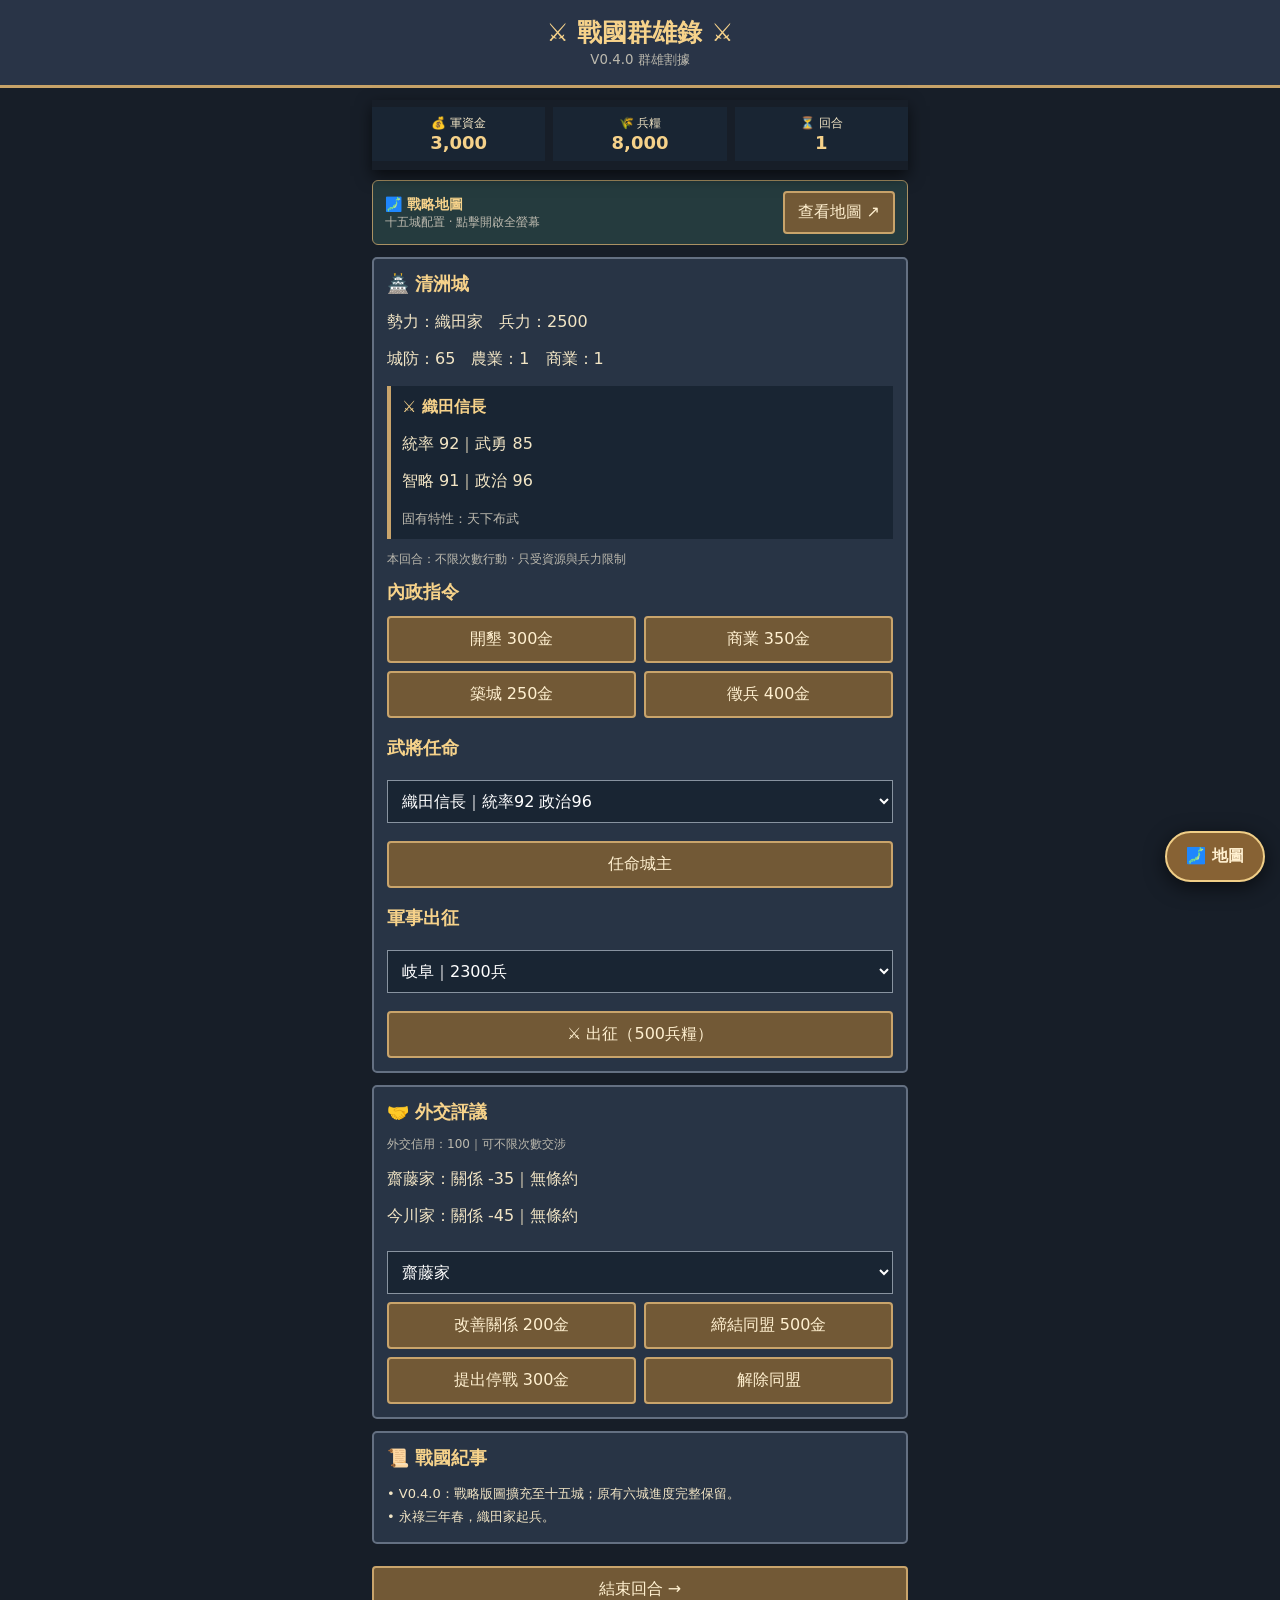
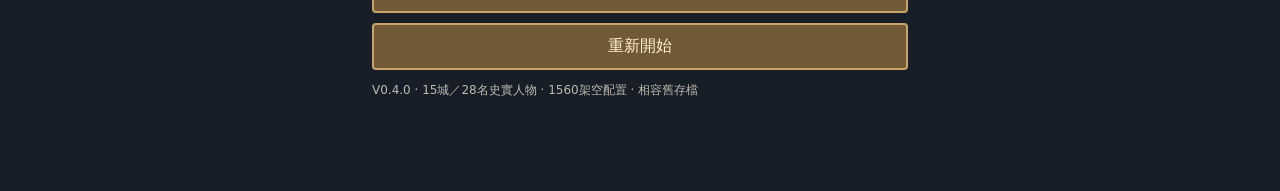
<file: sengoku_v040_index.html>
<!doctype html><html lang="zh-Hant"><head><meta charset="utf-8"><meta name="viewport" content="width=device-width,initial-scale=1"><title>戰國群雄錄 V0.4.0</title><style>*{box-sizing:border-box}body{margin:0;background:#171e28;color:#f2e5c5;font-family:system-ui}header{text-align:center;background:#293447;padding:16px;border-bottom:3px solid #c6a268}h1{font-size:25px;color:#f6d28a;margin:0}small,.hint{color:#bcb9ae}main{max-width:560px;margin:auto;padding:12px}.panel{background:#283445;border:2px solid #647082;padding:13px;margin:12px 0;border-radius:5px}h2{font-size:18px;color:#f6d28a;margin:0 0 12px}.stats,.map,.actions{display:grid;grid-template-columns:repeat(2,1fr);gap:8px}.stats{grid-template-columns:repeat(3,1fr);position:sticky;top:0;z-index:100;background:#171e28;padding:8px 0 9px;margin:-8px 0 8px;box-shadow:0 6px 12px rgba(0,0,0,.4);border-bottom:1px solid #c6a268}.stats .stat{padding:8px 3px}.stats .stat b{font-variant-numeric:tabular-nums;font-size:clamp(14px,4vw,18px)}.stats .stat.low b{color:#ff8d81}.stat{text-align:center;background:#192533;padding:10px 3px;font-size:12px}.stat b{display:block;color:#f6d28a;font-size:18px}button,select{font:inherit}button{background:#725936;border:2px solid #c9a46b;color:#fff0d0;padding:11px 5px;border-radius:4px;cursor:pointer}button:disabled{opacity:.35}.castle{background:#26394b;min-height:75px}.castle.enemy{background:#563b48}.castle.active{outline:3px solid #f6d28a}.castle strong{display:block}.castle span{font-size:12px}.full{width:100%;margin-top:10px}.officer{background:#192533;padding:11px;margin:9px 0;border-left:4px solid #c9a46b}.officer b{color:#f6d28a}select{width:100%;padding:10px;background:#192533;color:white;border:1px solid #8893a0;margin:8px 0}.log{font-size:13px;line-height:1.8;max-height:220px;overflow:auto}.hint{font-size:12px}
/* V0.4.0：僅資源列固定，地圖獨立全螢幕，不依捲動縮放 */
.hud{position:sticky;top:0;z-index:110;background:#171e28;padding:3px 0 5px;box-shadow:0 6px 15px #0009}
.hud .stats{position:static;top:auto;box-shadow:none;margin:0;padding:4px 0;border-bottom:0}
.map-launch{display:flex;align-items:center;justify-content:space-between;gap:8px;background:#253b3e;border:1px solid #aa9163;border-radius:6px;margin:10px 0;padding:10px 12px}
.map-launch strong{color:#f6d28a;font-size:14px}
.map-launch button{padding:9px 13px;white-space:nowrap}
.map-dialog{position:fixed;inset:0;z-index:1000;background:#111b26;display:none;flex-direction:column;overflow:hidden}
.map-dialog.open{display:flex}
.map-dialog-header{display:flex;align-items:center;justify-content:space-between;gap:10px;padding:calc(10px + env(safe-area-inset-top)) 12px 10px;background:#293447;border-bottom:2px solid #b99d70}
.map-dialog-header strong{color:#f6d28a;font-size:16px}
.map-dialog-header button{padding:9px 15px}
.map-dialog-body{flex:1;min-height:0;display:flex;align-items:center;justify-content:center;padding:8px;overflow:auto}
.map-dialog #mapCanvas{max-height:100%}.map-dialog .map-scene{display:block;width:100%;height:auto;max-width:900px;max-height:100%;aspect-ratio:600/420;touch-action:manipulation}
.map-dialog-footer{padding:10px 12px calc(10px + env(safe-area-inset-bottom));background:#293447;border-top:1px solid #647082}
.map-dialog-footer p{margin:0 0 7px;font-size:12px;color:#ddd3b9}
.map-dialog-footer button{width:100%}
body.map-open{overflow:hidden}
.map-fab{position:fixed;right:calc(15px + env(safe-area-inset-right));bottom:calc(18px + env(safe-area-inset-bottom));z-index:450;border-radius:999px;background:#876234;border:2px solid #f0ce87;box-shadow:0 5px 20px #0009;padding:13px 17px;font-weight:700;min-width:100px}
body.map-open .map-fab{display:none}
main{padding-bottom:80px}
.map-node{cursor:pointer;outline:none}
.map-node .marker{stroke:#16212a;stroke-width:1.5}
.map-node.selected .marker{stroke:#fff0aa;stroke-width:3}
.map-node:focus .marker{stroke:#fff;stroke-width:3}
.map-label{font:700 11px system-ui,sans-serif;paint-order:stroke;stroke:#17212d;stroke-width:3px;fill:#fff1d5}
.map-troops{font:9px system-ui,sans-serif;paint-order:stroke;stroke:#17212d;stroke-width:2px;fill:#f4ead0}
@media(max-width:390px){.map-label{font-size:11px}.map-troops{font-size:9px}}
</style></head><body><header><h1>⚔ 戰國群雄錄 ⚔</h1><small>V0.4.0 群雄割據</small></header><main id="game"></main><button class="map-fab" type="button" onclick="openMap()" aria-label="隨時開啟戰略地圖">🗾 地圖</button>
<div id="mapDialog" class="map-dialog" role="dialog" aria-modal="true" aria-label="戰略地圖" aria-hidden="true">
 <div class="map-dialog-header"><strong id="mapEra">戰略地圖</strong><button id="mapClose" type="button" onclick="closeMap()">✕ 關閉</button></div>
 <div class="map-dialog-body"><div id="mapCanvas" style="width:100%;display:flex;align-items:center;justify-content:center"></div></div>
 <div class="map-dialog-footer"><p id="mapSelection">請點選城池</p><button type="button" onclick="closeMap()">返回內政與軍事操作</button></div>
</div><script>
'use strict';
const OFFICERS=[
{id:1,n:'織田信長',f:'織田',c:92,w:85,i:91,p:96,t:'天下布武'},
{id:2,n:'柴田勝家',f:'織田',c:88,w:94,i:65,p:58,t:'鬼柴田'},
{id:3,n:'丹羽長秀',f:'織田',c:78,w:68,i:82,p:89,t:'米五郎左'},
{id:4,n:'池田恆興',f:'織田',c:75,w:76,i:71,p:69,t:'忠義'},
{id:5,n:'森可成',f:'織田',c:82,w:88,i:67,p:61,t:'攻勢'},
{id:6,n:'佐久間信盛',f:'織田',c:76,w:69,i:70,p:73,t:'守備'},
{id:7,n:'齋藤義龍',f:'齋藤',c:84,w:78,i:80,p:76,t:'美濃守護'},
{id:8,n:'稻葉一鐵',f:'齋藤',c:81,w:82,i:75,p:71,t:'堅守'},
{id:9,n:'安藤守就',f:'齋藤',c:77,w:70,i:80,p:76,t:'智將'},
{id:10,n:'今川義元',f:'今川',c:85,w:65,i:87,p:93,t:'東海道一弓取'},
{id:11,n:'松平元康',f:'今川',c:89,w:80,i:84,p:86,t:'三河武士'},
{id:12,n:'朝比奈泰朝',f:'今川',c:80,w:77,i:72,p:70,t:'忠臣'} 
,{id:13,n:'氏家卜全',f:'齋藤',c:76,w:73,i:72,p:74,t:'西美濃三人眾'}
,{id:14,n:'酒井忠次',f:'今川',c:83,w:74,i:82,p:82,t:'三河宿老'}
,{id:15,n:'石川數正',f:'今川',c:72,w:63,i:83,p:86,t:'交涉巧者'}
,{id:16,n:'朝比奈泰能',f:'今川',c:74,w:67,i:73,p:77,t:'遠江守護'}
,{id:17,n:'岡部元信',f:'今川',c:85,w:83,i:71,p:64,t:'勇將'}
,{id:18,n:'菅沼定盈',f:'今川',c:73,w:76,i:74,p:66,t:'山城守備'}
,{id:19,n:'羽柴秀吉',f:'織田',c:86,w:61,i:94,p:96,t:'築城名手'}
,{id:20,n:'前田利家',f:'織田',c:83,w:91,i:69,p:76,t:'槍之又左'}
,{id:21,n:'佐佐成政',f:'織田',c:79,w:85,i:67,p:66,t:'猛將'}
,{id:22,n:'瀧川一益',f:'織田',c:86,w:81,i:86,p:77,t:'進退自在'}
,{id:23,n:'蜂須賀正勝',f:'織田',c:76,w:75,i:84,p:79,t:'川並眾'}
,{id:24,n:'齋藤龍興',f:'齋藤',c:48,w:45,i:43,p:41,t:'年少家督'}
,{id:25,n:'竹中半兵衛',f:'齋藤',c:78,w:55,i:97,p:88,t:'今孔明'}
,{id:26,n:'明智光秀',f:'齋藤',c:83,w:71,i:91,p:88,t:'才智'}
,{id:27,n:'太原雪齋',f:'今川',c:75,w:45,i:96,p:94,t:'軍師'}
,{id:28,n:'井伊直盛',f:'今川',c:75,w:76,i:71,p:67,t:'遠江武士'}];
const BASE=[['清洲','織田',2500,65,1],['犬山','織田',1300,50,2],['岐阜','齋藤',2300,75,7],['岩村','齋藤',1100,55,8],['岡崎','今川',2100,65,11],['吉田','今川',1400,50,12]];
const EXTRA_BASE=[
 ['那古野','織田',1100,48,4],['小牧山','織田',900,42,5],
 ['墨俣','齋藤',1000,46,9],['大垣','齋藤',1400,57,13],
 ['安祥','今川',1000,49,14],['上野','今川',950,46,15],
 ['田原','今川',1000,52,16],['掛川','今川',1600,58,17],
 ['長篠','今川',950,57,18]
];
const ALL_BASE=BASE.concat(EXTRA_BASE);
const ROADS=[[0,1],[0,2],[0,4],[1,2],[2,3],[3,4],[4,5],
 [0,6],[0,7],[1,7],[6,7],[6,10],[7,8],[8,9],[9,2],[9,3],
 [4,10],[4,11],[10,11],[11,5],[5,12],[5,14],[12,13],[13,14],[3,14]],KEY='sengoku_v02_save';let g;
const officer=id=>OFFICERS.find(o=>o.id===id)||{id:0,n:'守城代官',f:'中立',c:50,w:50,i:50,p:50,t:'守備'};
const nearby=id=>ROADS.filter(r=>r.includes(id)).map(r=>r[0]===id?r[1]:r[0]);
const owned=()=>g.cities.filter(c=>c.owner==='織田');
const FACTIONS=['織田','齋藤','今川'];
const pair=(a,b)=>[a,b].sort().join('|');
function diplomacyDefaults(){return {relations:{[pair('織田','齋藤')]:-35,[pair('織田','今川')]:-45,[pair('齋藤','今川')]:5},alliances:{},truces:{},credit:100}}
function relation(a,b){return g.diplomacy.relations[pair(a,b)]??0}
function setRelation(a,b,v){g.diplomacy.relations[pair(a,b)]=Math.max(-100,Math.min(100,Math.round(v)))}
function active(t,a,b){return (g.diplomacy[t][pair(a,b)]||0)>g.turn}
function peaceful(a,b){return active('alliances',a,b)||active('truces',a,b)}
function fresh(){return{turn:1,gold:3000,rice:8000,selected:0,used:false,over:false,cities:ALL_BASE.map((x,id)=>({id,name:x[0],owner:x[1],troops:x[2],def:x[3],officer:x[4],farm:1,trade:1})),logs:['永祿三年春，織田家起兵。'],reserve:[],aiSupply:{'齋藤':2000,'今川':2000},diplomacy:diplomacyDefaults()}}
function normalize(){if(!g||!Array.isArray(g.cities)||g.cities.length<6){g=fresh();return}
if(g.cities.length<ALL_BASE.length){
 const originalCount=g.cities.length;
 for(let id=originalCount;id<ALL_BASE.length;id++){
  const x=ALL_BASE[id];
  g.cities.push({id,name:x[0],owner:x[1],troops:x[2],def:x[3],officer:x[4],farm:1,trade:1});
 }
 g.logs=Array.isArray(g.logs)?g.logs:[];
 g.logs.unshift('V0.4.0：戰略版圖擴充至十五城；原有六城進度完整保留。');
 if(g.over&&g.cities.slice(0,6).every(c=>c.owner==='織田'))g.over=false;
}if(!g.diplomacy||typeof g.diplomacy!=='object')g.diplomacy=diplomacyDefaults();let defaults=diplomacyDefaults();for(const k of ['relations','alliances','truces'])if(!g.diplomacy[k]||typeof g.diplomacy[k]!=='object')g.diplomacy[k]=defaults[k];for(const [k,v] of Object.entries(defaults.relations))if(!Number.isFinite(g.diplomacy.relations[k]))g.diplomacy.relations[k]=v;if(!Number.isFinite(g.diplomacy.credit))g.diplomacy.credit=100;g.logs=Array.isArray(g.logs)?g.logs:[];g.reserve=Array.isArray(g.reserve)?g.reserve:[];g.aiSupply=g.aiSupply||{'齋藤':2000,'今川':2000};g.uiSelections=g.uiSelections&&typeof g.uiSelections==='object'?g.uiSelections:{};g.selected=Number.isInteger(g.selected)&&g.selected>=0&&g.selected<g.cities.length?g.selected:0;let seen=new Set();for(const c of g.cities){if(!OFFICERS.some(o=>o.id===c.officer)||seen.has(c.officer))c.officer=0;if(c.officer)seen.add(c.officer);c.troops=Math.max(0,Number(c.troops)||0)}g.reserve=[...new Set(g.reserve)].filter(id=>OFFICERS.some(o=>o.id===id)&&!seen.has(id));}
function selectedTarget(id){
 const el=document.getElementById(id);
 if(!el)return;
 if(!g.uiSelections||typeof g.uiSelections!=='object')g.uiSelections={};
 g.uiSelections[id]=el.value;
 save();
}
function optionSelected(id,value){
 return g.uiSelections&&String(g.uiSelections[id])===String(value)?' selected':'';
}
function save(){try{localStorage.setItem(KEY,JSON.stringify(g))}catch(e){}}
function load(){try{g=JSON.parse(localStorage.getItem(KEY))||fresh()}catch(e){g=fresh()}normalize();save();render()}
function log(s){g.logs.unshift(s);g.logs=g.logs.slice(0,35)}
function selectCity(id){g.selected=id;save();render()}
function ready(){if(g.over){alert('遊戲已結束');return false}return true}
function doDomesticAction(type){if(!ready())return;let c=g.cities[g.selected];if(c.owner!=='織田')return alert('只能管理織田家城池');let bonus=1+Math.max(0,officer(c.officer).p-60)/200;if(type==='farm'){if(g.gold<300)return alert('金錢不足');g.gold-=300;c.farm++;log(c.name+'開墾農田')}else if(type==='trade'){if(g.gold<350)return alert('金錢不足');g.gold-=350;c.trade++;log(c.name+'發展商業')}else if(type==='def'){if(c.def>=100)return alert('城防已達上限');if(g.gold<250)return alert('金錢不足');g.gold-=250;c.def=Math.min(100,c.def+12*bonus);log(c.name+'修築城防')}else if(type==='recruit'){if(g.gold<400||g.rice<300)return alert('資源不足');g.gold-=400;g.rice-=300;c.troops+=Math.round(500*bonus);log(c.name+'徵募足輕')}else return;save();render()}
function appoint(){if(!ready())return;let c=g.cities[g.selected];if(c.owner!=='織田')return;let el=document.getElementById('officers');if(!el||!el.value)return alert('目前沒有可任命的武將');let id=Number(el.value),o=officer(id);if(o.f!=='織田'||g.cities.some(x=>x.id!==c.id&&x.officer===id))return alert('該武將已在其他城池');if(c.officer===id)return alert('該武將已是本城城主');if(c.officer&&!g.reserve.includes(c.officer))g.reserve.push(c.officer);c.officer=id;g.reserve=g.reserve.filter(x=>x!==id);log(o.n+'就任'+c.name+'城主');save();render()}
function battle(a,b,n){let x=g.cities[a],y=g.cities[b];if(!x||!y||x.owner===y.owner||!nearby(a).includes(b)||peaceful(x.owner,y.owner))return false;n=Math.min(n,x.troops);if(n<100)return false;let o=officer(x.officer),d=officer(y.officer),atk=n*(.8+o.c/200)*(.85+Math.random()*.3)*(o.t==='鬼柴田'?1.15:1),def=y.troops*(.8+d.c/250)*(1+y.def/200)*(.85+Math.random()*.3),before=y.troops;let success=atk>def;let survivors=Math.max(0,Math.round(n*(success?.50:.22)));x.troops-=n;if(success){let former=y.owner,old=y.officer;y.owner=x.owner;y.troops=survivors;y.def=Math.max(20,y.def-20);y.officer=0;if(old&&!g.reserve.includes(old))g.reserve.push(old);log(o.n+'攻陷'+y.name+'（原屬'+former+'家）；守城代官暫管，新城駐兵'+survivors)}else{y.troops=Math.max(100,Math.round(before*.72));x.troops+=survivors;log(o.n+'進攻'+y.name+'失敗；攻方返回'+survivors+'兵，守軍剩'+y.troops)}return true}
function march(){if(!ready())return;let a=g.selected,c=g.cities[a],el=document.getElementById('target');if(c.owner!=='織田'||!el)return;let b=Number(el.value);selectedTarget('target');if(!nearby(a).includes(b)||g.cities[b].owner==='織田')return alert('無法進攻此城');if(peaceful(c.owner,g.cities[b].owner))return alert('同盟或停戰期間不可進攻');if(g.rice<500)return alert('兵糧不足');if(c.troops<300)return alert('兵力不足');let before=c.troops;g.rice-=500;let result=battle(a,b,Math.floor(c.troops*.65));if(!result)return;log('戰報：'+c.name+'出征前'+before+'兵，戰後'+c.troops+'兵；兵糧消耗500');check();save();render()}
function diplomacyAction(type){if(!ready())return;let el=document.getElementById('diplomacyTarget');if(!el)return;let target=el.value;selectedTarget('diplomacyTarget');if(!FACTIONS.includes(target)||target==='織田'||!g.cities.some(c=>c.owner===target))return alert('無效的外交對象');let rel=relation('織田',target),key=pair('織田',target),cost={improve:200,alliance:500,truce:300,break:0}[type];if(cost===undefined)return;if(g.gold<cost)return alert('金錢不足');if(type==='break'){if(!active('alliances','織田',target))return alert('目前沒有同盟');delete g.diplomacy.alliances[key];setRelation('織田',target,rel-30);g.diplomacy.credit=Math.max(0,g.diplomacy.credit-25);log('織田家解除與'+target+'家的同盟，外交信用下降')}else if(type==='improve'){g.gold-=cost;setRelation('織田',target,rel+15);log('派遣使者至'+target+'家，關係改善至'+relation('織田',target))}else if(type==='alliance'){if(active('alliances','織田',target))return alert('雙方已結盟');g.gold-=cost;let chance=Math.max(.05,Math.min(.9,.25+(rel+50)/200+g.diplomacy.credit/500));if(Math.random()<chance){g.diplomacy.alliances[key]=g.turn+6;delete g.diplomacy.truces[key];setRelation('織田',target,rel+10);log('織田與'+target+'締結六回合同盟！')}else log(target+'家拒絕結盟提議')}else if(type==='truce'){if(peaceful('織田',target))return alert('已有同盟或停戰');g.gold-=cost;let chance=Math.max(.1,Math.min(.9,.5+rel/250));if(Math.random()<chance){g.diplomacy.truces[key]=g.turn+3;log('織田與'+target+'達成三回合停戰')}else log(target+'家拒絕停戰提議')}save();render()}
function ai(){for(const owner of ['齋藤','今川']){if(!g.cities.some(c=>c.owner===owner))continue;let supply=Number(g.aiSupply[owner])||0;let cities=g.cities.filter(c=>c.owner===owner);let threatened=cities.some(c=>nearby(c.id).some(i=>g.cities[i].owner!==owner&&g.cities[i].troops>c.troops*1.2));for(const c of cities){supply+=Math.max(80,Math.round(c.farm*140));if(c.troops<(threatened?3500:2600)&&supply>=240){c.troops+=120;supply-=240}if(!threatened&&supply>=400&&c.farm<5&&Math.random()<.25){c.farm++;supply-=400}if(threatened&&supply>=350&&c.def<90){c.def=Math.min(100,c.def+8);supply-=350}}let candidates=cities.flatMap(c=>nearby(c.id).map(i=>({from:c,to:g.cities[i]}))).filter(x=>x.to.owner!==owner&&!peaceful(owner,x.to.owner)).sort((a,b)=>(a.to.troops/a.from.troops)-(b.to.troops/b.from.troops));if(candidates.length){let {from,to}=candidates[0];let temperament=owner==='齋藤'?2.25:1.65;if(from.troops>Math.max(800,to.troops*temperament)&&supply>=500&&Math.random()<(owner==='今川'?.5:.28)){supply-=500;battle(from.id,to.id,Math.floor(from.troops*.6));setRelation(owner,to.owner,relation(owner,to.owner)-12)}}if(threatened){let other=FACTIONS.filter(f=>f!==owner&&g.cities.some(c=>c.owner===f)).sort((a,b)=>relation(owner,b)-relation(owner,a))[0];if(other&&!peaceful(owner,other)&&relation(owner,other)>-25&&Math.random()<.16){g.diplomacy.truces[pair(owner,other)]=g.turn+3;log(owner+'家與'+other+'家達成暫時停戰')}}g.aiSupply[owner]=supply}}
function check(){if(!owned().length){g.over=true;log('織田家滅亡，遊戲結束')}else if(g.cities.every(c=>c.owner==='織田')){g.over=true;log('天下統一！織田家獲得勝利！')}}
function nextTurn(){if(g.over)return;for(const c of owned()){let bonus=1+Math.max(0,officer(c.officer).p-60)/200;g.gold+=Math.round(c.trade*180*bonus);g.rice+=Math.round(c.farm*550*bonus)-Math.ceil(c.troops/10)}g.rice=Math.max(0,g.rice);ai();g.turn++;for(const type of ['alliances','truces'])for(const [k,v] of Object.entries(g.diplomacy[type]))if(v<=g.turn){delete g.diplomacy[type][k];log(k.replace('|','與')+'的'+(type==='alliances'?'同盟':'停戰')+'期限已到')}check();log('進入第'+g.turn+'回合');save();render()}
function reset(){if(confirm('確定重新開始遊戲？此操作會覆蓋目前存檔')){g=fresh();save();render()}}

const MAP_POINTS=[
 {x:167,y:225},{x:180,y:160},{x:245,y:80},{x:365,y:106},{x:348,y:246},{x:450,y:265},
 {x:214,y:250},{x:205,y:190},{x:228,y:145},{x:157,y:105},
 {x:297,y:269},{x:318,y:300},{x:489,y:326},{x:560,y:265},{x:466,y:174}
];
const OWNER_COLORS={'織田':'#e5b65c','齋藤':'#d47b87','今川':'#88b6e8'};
function castleIcon(x,y,owner,selected){
 let color=OWNER_COLORS[owner]||'#c5c5c5';
 return `<g class="marker" transform="translate(${x} ${y})">
 <path d="M-15 8H15V15H-15Z" fill="#cfc5a5"/>
 <path d="M-12 -2H12V9H-12Z" fill="#f2e5cc"/>
 <path d="M-9 -11H9V-1H-9Z" fill="#f2e5cc"/>
 <path d="M-5 -18H5V-10H-5Z" fill="#f2e5cc"/>
 <path d="M-18 -2L-11 -8H11L18 -2Z M-13 -11L-8 -16H8L13 -11Z M-8 -18L-4 -23H4L8 -18Z" fill="${color}"/>
 <path d="M-3 3H3V9H-3Z M-2 -8H2V-3H-2Z" fill="#35414c"/>
 </g>`;
}
function mapMarkup(year,season){
 let roads=ROADS.map(([a,b])=>`<line x1="${MAP_POINTS[a].x}" y1="${MAP_POINTS[a].y}" x2="${MAP_POINTS[b].x}" y2="${MAP_POINTS[b].y}" stroke="#e2c88d" stroke-width="2" stroke-dasharray="5 5" opacity=".7"/>`).join('');
 let nodes=g.cities.map(c=>{
 let {x,y}=MAP_POINTS[c.id];
 return `<g class="map-node ${c.id===g.selected?'selected':''}" tabindex="0" role="button" aria-label="${c.name} ${c.owner}家 ${c.troops}兵" onclick="selectCity(${c.id})" onkeydown="if(event.key==='Enter'||event.key===' '){event.preventDefault();selectCity(${c.id})}">
 <circle cx="${x}" cy="${y-4}" r="23" fill="${c.id===g.selected?'#ffe8a9':'#162b30'}" opacity="${c.id===g.selected?'.35':'.18'}"/>
 <g transform="translate(${x} ${y}) scale(.82) translate(${-x} ${-y})">${castleIcon(x,y-3,c.owner,c.id===g.selected)}</g>
 <text class="map-label" x="${x}" y="${y+29}" text-anchor="middle">${c.name}</text>
 <text class="map-troops" x="${x}" y="${y+40}" text-anchor="middle">${c.troops}兵</text></g>`;
 }).join('');
 return `<svg class="map-scene" viewBox="0 0 600 420" xmlns="http://www.w3.org/2000/svg" role="group" aria-label="尾張、美濃、三河與遠江西部十五城示意地圖">
 <rect width="600" height="420" fill="#467b96"/>
 <path d="M0 0H600V324L570 326 545 348 511 338 488 362 450 349 418 371 381 355 352 378 316 356 288 368 256 345 233 365 203 344 169 356 132 328 105 340 80 314 45 328 0 299Z" fill="#789368" stroke="#d0bf94" stroke-width="3"/>
 <path d="M0 0H600V97L566 80 534 99 502 74 460 96 425 68 391 99 351 68 313 91 280 66 247 97 205 70 171 92 138 64 96 96 55 69 0 94Z" fill="#506f55"/>
 <path d="M0 72L60 34 111 75 169 22 227 66 284 23 346 72 399 24 458 65 519 28 600 64" fill="none" stroke="#a3ae83" stroke-width="12" opacity=".65"/>
 <path d="M0 293Q80 278 128 317T209 362L244 420H0Z" fill="#467b96"/>
 <path d="M275 420Q300 360 353 348T433 365L468 420Z" fill="#467b96"/>
 <path d="M120 100Q151 170 169 223T205 349" stroke="#93c3d2" stroke-width="6" fill="none" opacity=".85"/>
 <path d="M329 83Q316 169 352 239T411 365" stroke="#93c3d2" stroke-width="5" fill="none" opacity=".75"/>
 <text x="36" y="38" fill="#f4ebd2" font-size="18">美濃</text>
 <text x="58" y="242" fill="#f4ebd2" font-size="18">尾張</text>
 <text x="405" y="224" fill="#f4ebd2" font-size="18">三河</text>
 <text x="508" y="135" fill="#f4ebd2" font-size="17">遠江</text>
 <text x="28" y="397" fill="#d6ebf4" font-size="17">伊勢灣</text>
 <text x="345" y="405" fill="#d6ebf4" font-size="16">三河灣</text>
 <text x="583" y="404" fill="#d6ebf4" font-size="12" text-anchor="end">地理概略示意 · 非比例尺</text>
 ${roads}${nodes}
 </svg>`;
}
let mapIsOpen=false;
function openMap(){
 mapIsOpen=true;
 document.body.classList.add('map-open');
 const dlg=document.getElementById('mapDialog');
 dlg.classList.add('open');
 dlg.setAttribute('aria-hidden','false');
 refreshMapDialog();
 document.getElementById('mapClose').focus();
}
function closeMap(){
 mapIsOpen=false;
 document.body.classList.remove('map-open');
 const dlg=document.getElementById('mapDialog');
 dlg.classList.remove('open');
 dlg.setAttribute('aria-hidden','true');
 const btn=document.getElementById('openMapButton');
 if(btn)btn.focus({preventScroll:true});
}
function refreshMapDialog(){
 if(!mapIsOpen)return;
 const season=['春','夏','秋','冬'][(g.turn-1)%4],year=1560+Math.floor((g.turn-1)/4);
 document.getElementById('mapCanvas').innerHTML=mapMarkup(year,season);
 const c=g.cities[g.selected];
 document.getElementById('mapSelection').textContent=`目前選取：${c.name}城｜${c.owner}家｜${c.troops}兵`;
 document.getElementById('mapEra').textContent=`${year}年 ${season} · 尾張・美濃・三河・遠江`;
}
document.addEventListener('keydown',e=>{if(e.key==='Escape'&&mapIsOpen)closeMap()});

function render(){let c=g.cities[g.selected],o=officer(c.officer),enemies=nearby(c.id).map(i=>g.cities[i]).filter(x=>x.owner!=='織田'),choices=OFFICERS.filter(x=>x.f==='織田'&&!g.cities.some(y=>y.id!==c.id&&y.officer===x.id)),season=['春','夏','秋','冬'][(g.turn-1)%4],year=1560+Math.floor((g.turn-1)/4);document.getElementById('game').innerHTML=`<div class="hud" id="hud"><div class="stats"><div class="stat ${g.gold<400?'low':''}">💰 軍資金<b>${g.gold.toLocaleString()}</b></div><div class="stat ${g.rice<500?'low':''}">🌾 兵糧<b>${g.rice.toLocaleString()}</b></div><div class="stat">⏳ 回合<b>${g.turn}</b></div></div></div><div class="map-launch"><div><strong>🗾 戰略地圖</strong><div class="hint">十五城配置 · 點擊開啟全螢幕</div></div><button type="button" id="openMapButton" onclick="openMap()">查看地圖 ↗</button></div><section class="panel"><h2>🏯 ${c.name}城</h2><p>勢力：${c.owner}家　兵力：${c.troops}</p><p>城防：${Math.round(c.def)}　農業：${c.farm}　商業：${c.trade}</p><div class="officer"><b>⚔ ${o.n}</b><p>統率 ${o.c}｜武勇 ${o.w}</p><p>智略 ${o.i}｜政治 ${o.p}</p><small>固有特性：${o.t}</small></div>${c.owner==='織田'&&!g.over?`<p class="hint">本回合：不限次數行動 · 只受資源與兵力限制</p><h2>內政指令</h2><div class="actions"><button onclick="doDomesticAction('farm')">開墾 300金</button><button onclick="doDomesticAction('trade')">商業 350金</button><button onclick="doDomesticAction('def')">築城 250金</button><button onclick="doDomesticAction('recruit')">徵兵 400金</button></div><h2 style="margin-top:18px">武將任命</h2><select id="officers">${choices.map(x=>`<option value="${x.id}" ${x.id===c.officer?'selected':''}>${x.n}｜統率${x.c} 政治${x.p}</option>`).join('')}</select><button class="full" onclick="appoint()">任命城主</button><h2 style="margin-top:18px">軍事出征</h2>${enemies.length?`<select id="target" onchange="selectedTarget('target')">${enemies.map(x=>`<option value="${x.id}"${optionSelected('target',x.id)}>${x.name}｜${x.troops}兵</option>`).join('')}</select><button class="full" onclick="march()">⚔ 出征（500兵糧）</button>`:'<p>周圍沒有可進攻的敵城。</p>'}`:`<p class="hint">${g.over?'遊戲已結束':'此城目前不屬於織田家。'}</p>`}</section><section class="panel"><h2>🤝 外交評議</h2><p class="hint">外交信用：${g.diplomacy.credit}｜可不限次數交涉</p>${FACTIONS.filter(f=>f!=='織田'&&g.cities.some(c=>c.owner===f)).map(f=>`<p>${f}家：關係 ${relation('織田',f)}｜${active('alliances','織田',f)?'同盟至第'+g.diplomacy.alliances[pair('織田',f)]+'回合':active('truces','織田',f)?'停戰至第'+g.diplomacy.truces[pair('織田',f)]+'回合':'無條約'}</p>`).join('')}${!g.over?`<select id="diplomacyTarget" onchange="selectedTarget('diplomacyTarget')">${FACTIONS.filter(f=>f!=='織田'&&g.cities.some(c=>c.owner===f)).map(f=>`<option value="${f}"${optionSelected('diplomacyTarget',f)}>${f}家</option>`).join('')}</select><div class="actions"><button onclick="diplomacyAction('improve')">改善關係 200金</button><button onclick="diplomacyAction('alliance')">締結同盟 500金</button><button onclick="diplomacyAction('truce')">提出停戰 300金</button><button onclick="diplomacyAction('break')">解除同盟</button></div>`:''}</section><section class="panel"><h2>📜 戰國紀事</h2><div class="log">${g.logs.map(x=>`<div>• ${x}</div>`).join('')}</div></section>${g.over?`<section class="panel"><h2>${owned().length?'🎉 統一成功':'💀 遊戲結束'}</h2></section>`:''}<button class="full" onclick="nextTurn()" ${g.over?'disabled':''}>結束回合 →</button><button class="full" onclick="reset()">重新開始</button><p class="hint">V0.4.0 · 15城／28名史實人物 · 1560架空配置 · 相容舊存檔</p>`;refreshMapDialog()}

load();
</script></body></html>
</file>
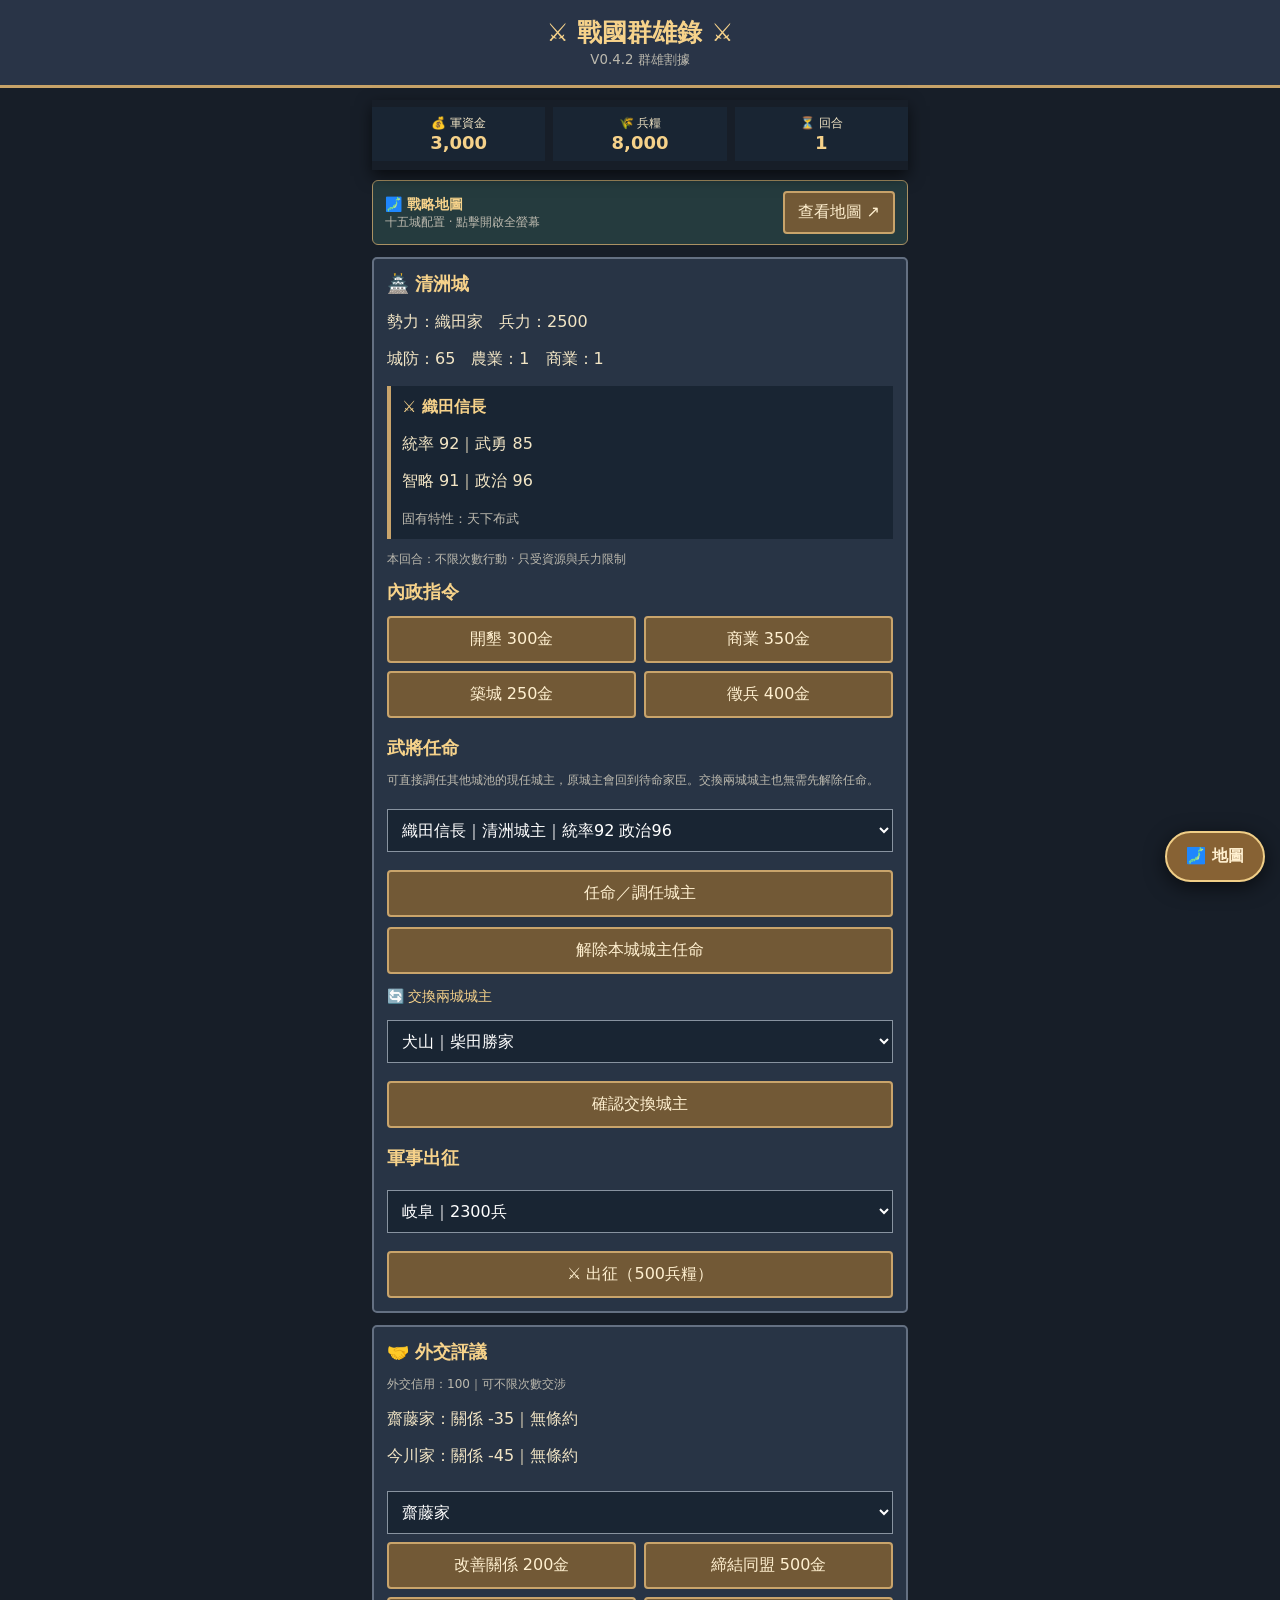
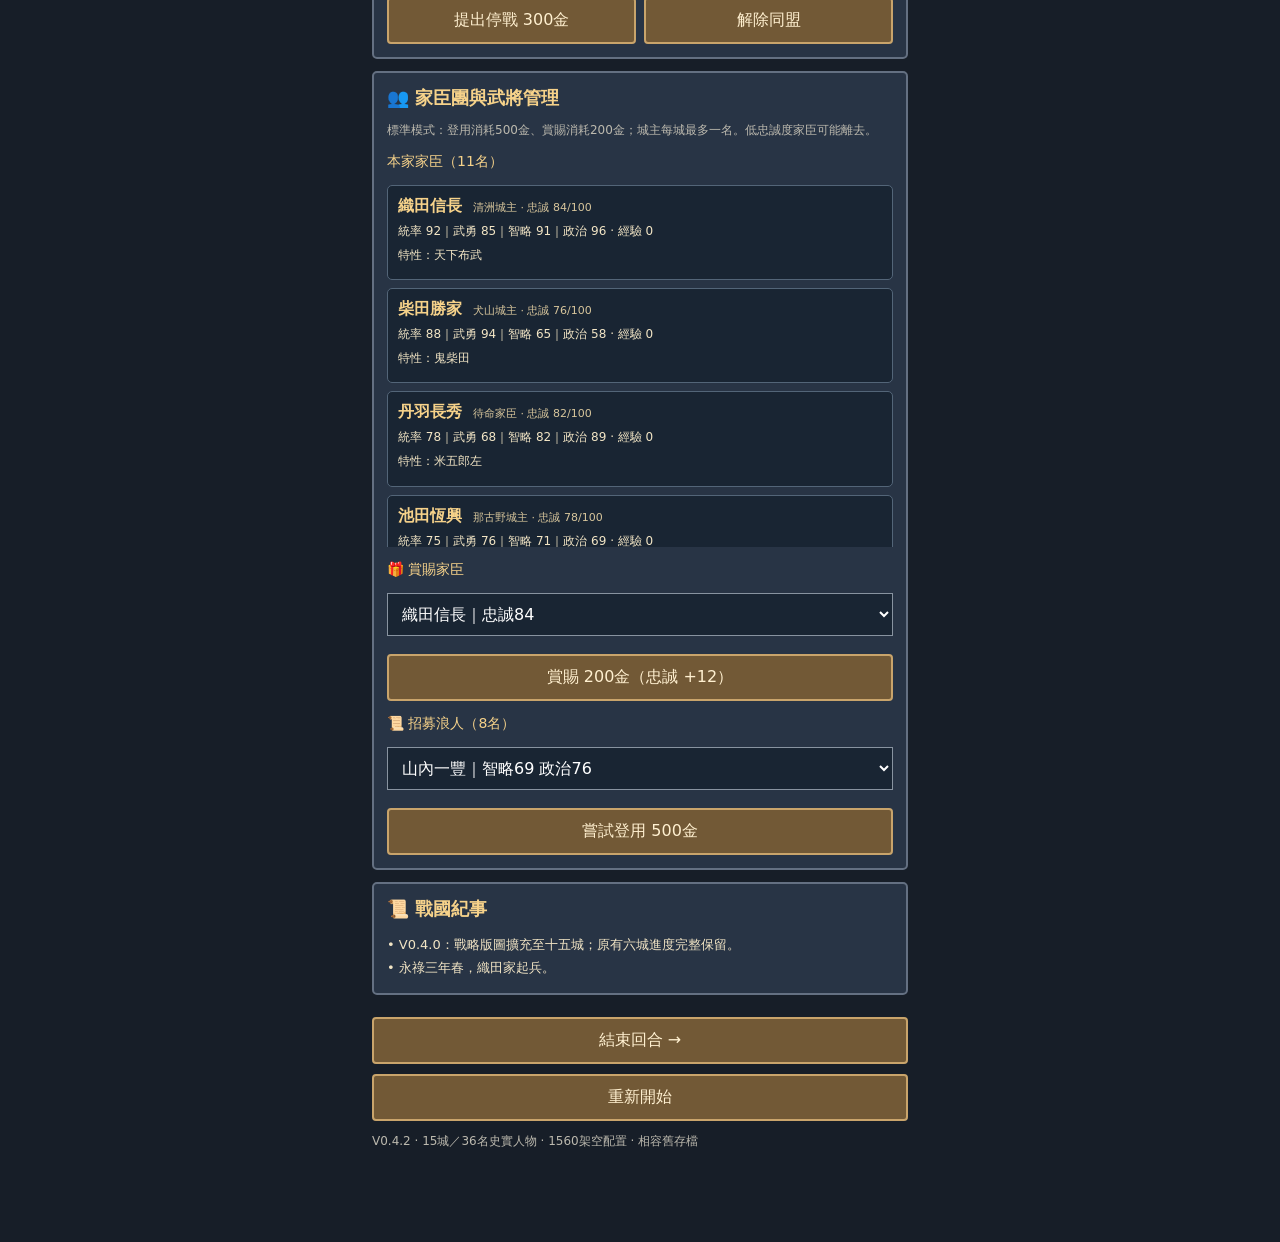
<file: sengoku_v042_index.html>
<!doctype html><html lang="zh-Hant"><head><meta charset="utf-8"><meta name="viewport" content="width=device-width,initial-scale=1"><title>戰國群雄錄 V0.4.2</title><style>*{box-sizing:border-box}body{margin:0;background:#171e28;color:#f2e5c5;font-family:system-ui}header{text-align:center;background:#293447;padding:16px;border-bottom:3px solid #c6a268}h1{font-size:25px;color:#f6d28a;margin:0}small,.hint{color:#bcb9ae}main{max-width:560px;margin:auto;padding:12px}.panel{background:#283445;border:2px solid #647082;padding:13px;margin:12px 0;border-radius:5px}h2{font-size:18px;color:#f6d28a;margin:0 0 12px}.stats,.map,.actions{display:grid;grid-template-columns:repeat(2,1fr);gap:8px}.stats{grid-template-columns:repeat(3,1fr);position:sticky;top:0;z-index:100;background:#171e28;padding:8px 0 9px;margin:-8px 0 8px;box-shadow:0 6px 12px rgba(0,0,0,.4);border-bottom:1px solid #c6a268}.stats .stat{padding:8px 3px}.stats .stat b{font-variant-numeric:tabular-nums;font-size:clamp(14px,4vw,18px)}.stats .stat.low b{color:#ff8d81}.stat{text-align:center;background:#192533;padding:10px 3px;font-size:12px}.stat b{display:block;color:#f6d28a;font-size:18px}button,select{font:inherit}button{background:#725936;border:2px solid #c9a46b;color:#fff0d0;padding:11px 5px;border-radius:4px;cursor:pointer}button:disabled{opacity:.35}.castle{background:#26394b;min-height:75px}.castle.enemy{background:#563b48}.castle.active{outline:3px solid #f6d28a}.castle strong{display:block}.castle span{font-size:12px}.full{width:100%;margin-top:10px}.officer{background:#192533;padding:11px;margin:9px 0;border-left:4px solid #c9a46b}.officer b{color:#f6d28a}select{width:100%;padding:10px;background:#192533;color:white;border:1px solid #8893a0;margin:8px 0}.log{font-size:13px;line-height:1.8;max-height:220px;overflow:auto}.hint{font-size:12px}
/* V0.4.2：僅資源列固定，地圖獨立全螢幕，不依捲動縮放 */
.hud{position:sticky;top:0;z-index:110;background:#171e28;padding:3px 0 5px;box-shadow:0 6px 15px #0009}
.hud .stats{position:static;top:auto;box-shadow:none;margin:0;padding:4px 0;border-bottom:0}
.map-launch{display:flex;align-items:center;justify-content:space-between;gap:8px;background:#253b3e;border:1px solid #aa9163;border-radius:6px;margin:10px 0;padding:10px 12px}
.map-launch strong{color:#f6d28a;font-size:14px}
.map-launch button{padding:9px 13px;white-space:nowrap}
.map-dialog{position:fixed;inset:0;z-index:1000;background:#111b26;display:none;flex-direction:column;overflow:hidden}
.map-dialog.open{display:flex}
.map-dialog-header{display:flex;align-items:center;justify-content:space-between;gap:10px;padding:calc(10px + env(safe-area-inset-top)) 12px 10px;background:#293447;border-bottom:2px solid #b99d70}
.map-dialog-header strong{color:#f6d28a;font-size:16px}
.map-dialog-header button{padding:9px 15px}
.map-dialog-body{flex:1;min-height:0;display:flex;align-items:center;justify-content:center;padding:8px;overflow:auto}
.map-dialog #mapCanvas{max-height:100%}.map-dialog .map-scene{display:block;width:100%;height:auto;max-width:900px;max-height:100%;aspect-ratio:600/420;touch-action:manipulation}
.map-dialog-footer{padding:10px 12px calc(10px + env(safe-area-inset-bottom));background:#293447;border-top:1px solid #647082}
.map-dialog-footer p{margin:0 0 7px;font-size:12px;color:#ddd3b9}
.map-dialog-footer button{width:100%}
body.map-open{overflow:hidden}
.map-fab{position:fixed;right:calc(15px + env(safe-area-inset-right));bottom:calc(18px + env(safe-area-inset-bottom));z-index:450;border-radius:999px;background:#876234;border:2px solid #f0ce87;box-shadow:0 5px 20px #0009;padding:13px 17px;font-weight:700;min-width:100px}
body.map-open .map-fab{display:none}
main{padding-bottom:80px}
.personnel-card{background:#192533;border:1px solid #536578;border-radius:5px;padding:10px;margin:8px 0}
.personnel-card b{color:#f6d28a}.personnel-card p{font-size:12px;margin:5px 0;line-height:1.55}
.personnel-chip{font-size:11px;color:#d8c69c}.personnel-list{max-height:370px;overflow:auto}
.personnel-actions{display:grid;grid-template-columns:repeat(2,minmax(0,1fr));gap:8px}
.personnel-actions button{font-size:13px;padding:9px 4px}
.personnel-subtitle{margin:14px 0 6px;color:#f6d28a;font-size:14px}

.map-node{cursor:pointer;outline:none}
.map-node .marker{stroke:#16212a;stroke-width:1.5}
.map-node.selected .marker{stroke:#fff0aa;stroke-width:3}
.map-node:focus .marker{stroke:#fff;stroke-width:3}
.map-label{font:700 11px system-ui,sans-serif;paint-order:stroke;stroke:#17212d;stroke-width:3px;fill:#fff1d5}
.map-troops{font:9px system-ui,sans-serif;paint-order:stroke;stroke:#17212d;stroke-width:2px;fill:#f4ead0}
@media(max-width:390px){.map-label{font-size:11px}.map-troops{font-size:9px}}
</style></head><body><header><h1>⚔ 戰國群雄錄 ⚔</h1><small>V0.4.2 群雄割據</small></header><main id="game"></main><button class="map-fab" type="button" onclick="openMap()" aria-label="隨時開啟戰略地圖">🗾 地圖</button>
<div id="mapDialog" class="map-dialog" role="dialog" aria-modal="true" aria-label="戰略地圖" aria-hidden="true">
 <div class="map-dialog-header"><strong id="mapEra">戰略地圖</strong><button id="mapClose" type="button" onclick="closeMap()">✕ 關閉</button></div>
 <div class="map-dialog-body"><div id="mapCanvas" style="width:100%;display:flex;align-items:center;justify-content:center"></div></div>
 <div class="map-dialog-footer"><p id="mapSelection">請點選城池</p><button type="button" onclick="closeMap()">返回內政與軍事操作</button></div>
</div><script>
'use strict';
const OFFICERS=[
{id:1,n:'織田信長',f:'織田',c:92,w:85,i:91,p:96,t:'天下布武'},
{id:2,n:'柴田勝家',f:'織田',c:88,w:94,i:65,p:58,t:'鬼柴田'},
{id:3,n:'丹羽長秀',f:'織田',c:78,w:68,i:82,p:89,t:'米五郎左'},
{id:4,n:'池田恆興',f:'織田',c:75,w:76,i:71,p:69,t:'忠義'},
{id:5,n:'森可成',f:'織田',c:82,w:88,i:67,p:61,t:'攻勢'},
{id:6,n:'佐久間信盛',f:'織田',c:76,w:69,i:70,p:73,t:'守備'},
{id:7,n:'齋藤義龍',f:'齋藤',c:84,w:78,i:80,p:76,t:'美濃守護'},
{id:8,n:'稻葉一鐵',f:'齋藤',c:81,w:82,i:75,p:71,t:'堅守'},
{id:9,n:'安藤守就',f:'齋藤',c:77,w:70,i:80,p:76,t:'智將'},
{id:10,n:'今川義元',f:'今川',c:85,w:65,i:87,p:93,t:'東海道一弓取'},
{id:11,n:'松平元康',f:'今川',c:89,w:80,i:84,p:86,t:'三河武士'},
{id:12,n:'朝比奈泰朝',f:'今川',c:80,w:77,i:72,p:70,t:'忠臣'} 
,{id:13,n:'氏家卜全',f:'齋藤',c:76,w:73,i:72,p:74,t:'西美濃三人眾'}
,{id:14,n:'酒井忠次',f:'今川',c:83,w:74,i:82,p:82,t:'三河宿老'}
,{id:15,n:'石川數正',f:'今川',c:72,w:63,i:83,p:86,t:'交涉巧者'}
,{id:16,n:'朝比奈泰能',f:'今川',c:74,w:67,i:73,p:77,t:'遠江守護'}
,{id:17,n:'岡部元信',f:'今川',c:85,w:83,i:71,p:64,t:'勇將'}
,{id:18,n:'菅沼定盈',f:'今川',c:73,w:76,i:74,p:66,t:'山城守備'}
,{id:19,n:'羽柴秀吉',f:'織田',c:86,w:61,i:94,p:96,t:'築城名手'}
,{id:20,n:'前田利家',f:'織田',c:83,w:91,i:69,p:76,t:'槍之又左'}
,{id:21,n:'佐佐成政',f:'織田',c:79,w:85,i:67,p:66,t:'猛將'}
,{id:22,n:'瀧川一益',f:'織田',c:86,w:81,i:86,p:77,t:'進退自在'}
,{id:23,n:'蜂須賀正勝',f:'織田',c:76,w:75,i:84,p:79,t:'川並眾'}
,{id:24,n:'齋藤龍興',f:'齋藤',c:48,w:45,i:43,p:41,t:'年少家督'}
,{id:25,n:'竹中半兵衛',f:'齋藤',c:78,w:55,i:97,p:88,t:'今孔明'}
,{id:26,n:'明智光秀',f:'齋藤',c:83,w:71,i:91,p:88,t:'才智'}
,{id:27,n:'太原雪齋',f:'今川',c:75,w:45,i:96,p:94,t:'軍師'}
,{id:28,n:'井伊直盛',f:'今川',c:75,w:76,i:71,p:67,t:'遠江武士'},
{id:29,n:'山內一豐',f:'浪人',c:71,w:70,i:69,p:76,t:'忠節'},
{id:30,n:'可兒才藏',f:'浪人',c:76,w:95,i:61,p:49,t:'笹之才藏'},
{id:31,n:'藤堂高虎',f:'浪人',c:88,w:81,i:85,p:91,t:'築城巧者'},
{id:32,n:'蒲生氏鄉',f:'浪人',c:87,w:85,i:84,p:88,t:'文武兩道'},
{id:33,n:'黑田官兵衛',f:'浪人',c:86,w:55,i:98,p:92,t:'軍師'},
{id:34,n:'細川藤孝',f:'浪人',c:76,w:67,i:92,p:91,t:'文武通達'},
{id:35,n:'島左近',f:'浪人',c:92,w:91,i:85,p:69,t:'鬼左近'},
{id:36,n:'本多正信',f:'浪人',c:64,w:40,i:93,p:95,t:'智謀'}];
const BASE=[['清洲','織田',2500,65,1],['犬山','織田',1300,50,2],['岐阜','齋藤',2300,75,7],['岩村','齋藤',1100,55,8],['岡崎','今川',2100,65,11],['吉田','今川',1400,50,12]];
const EXTRA_BASE=[
 ['那古野','織田',1100,48,4],['小牧山','織田',900,42,5],
 ['墨俣','齋藤',1000,46,9],['大垣','齋藤',1400,57,13],
 ['安祥','今川',1000,49,14],['上野','今川',950,46,15],
 ['田原','今川',1000,52,16],['掛川','今川',1600,58,17],
 ['長篠','今川',950,57,18]
];
const ALL_BASE=BASE.concat(EXTRA_BASE);
const ROADS=[[0,1],[0,2],[0,4],[1,2],[2,3],[3,4],[4,5],
 [0,6],[0,7],[1,7],[6,7],[6,10],[7,8],[8,9],[9,2],[9,3],
 [4,10],[4,11],[10,11],[11,5],[5,12],[5,14],[12,13],[13,14],[3,14]],KEY='sengoku_v02_save';let g;
const officer=id=>OFFICERS.find(o=>o.id===id)||{id:0,n:'守城代官',f:'中立',c:50,w:50,i:50,p:50,t:'守備'};
const nearby=id=>ROADS.filter(r=>r.includes(id)).map(r=>r[0]===id?r[1]:r[0]);
const owned=()=>g.cities.filter(c=>c.owner==='織田');
const FACTIONS=['織田','齋藤','今川'];
const pair=(a,b)=>[a,b].sort().join('|');
function diplomacyDefaults(){return {relations:{[pair('織田','齋藤')]:-35,[pair('織田','今川')]:-45,[pair('齋藤','今川')]:5},alliances:{},truces:{},credit:100}}
function relation(a,b){return g.diplomacy.relations[pair(a,b)]??0}
function setRelation(a,b,v){g.diplomacy.relations[pair(a,b)]=Math.max(-100,Math.min(100,Math.round(v)))}
function active(t,a,b){return (g.diplomacy[t][pair(a,b)]||0)>g.turn}
function peaceful(a,b){return active('alliances',a,b)||active('truces',a,b)}
function fresh(){return{turn:1,gold:3000,rice:8000,selected:0,used:false,over:false,cities:ALL_BASE.map((x,id)=>({id,name:x[0],owner:x[1],troops:x[2],def:x[3],officer:x[4],farm:1,trade:1})),logs:['永祿三年春，織田家起兵。'],reserve:[],aiSupply:{'齋藤':2000,'今川':2000},diplomacy:diplomacyDefaults(),personnel:Object.fromEntries(OFFICERS.map(o=>[o.id,{faction:o.f,loyalty:o.f==='浪人'?0:Math.min(95,65+Math.floor(o.p/5)),xp:0}])),uiSelections:{}}}
function normalize(){if(!g||!Array.isArray(g.cities)||g.cities.length<6){g=fresh();return}
if(g.cities.length<ALL_BASE.length){
 const originalCount=g.cities.length;
 for(let id=originalCount;id<ALL_BASE.length;id++){
  const x=ALL_BASE[id];
  g.cities.push({id,name:x[0],owner:x[1],troops:x[2],def:x[3],officer:x[4],farm:1,trade:1});
 }
 g.logs=Array.isArray(g.logs)?g.logs:[];
 g.logs.unshift('V0.4.2：戰略版圖擴充至十五城；原有六城進度完整保留。');
 if(g.over&&g.cities.slice(0,6).every(c=>c.owner==='織田'))g.over=false;
}if(!g.diplomacy||typeof g.diplomacy!=='object')g.diplomacy=diplomacyDefaults();let defaults=diplomacyDefaults();for(const k of ['relations','alliances','truces'])if(!g.diplomacy[k]||typeof g.diplomacy[k]!=='object')g.diplomacy[k]=defaults[k];for(const [k,v] of Object.entries(defaults.relations))if(!Number.isFinite(g.diplomacy.relations[k]))g.diplomacy.relations[k]=v;if(!Number.isFinite(g.diplomacy.credit))g.diplomacy.credit=100;g.logs=Array.isArray(g.logs)?g.logs:[];g.reserve=Array.isArray(g.reserve)?g.reserve:[];g.aiSupply=g.aiSupply||{'齋藤':2000,'今川':2000};g.uiSelections=g.uiSelections&&typeof g.uiSelections==='object'?g.uiSelections:{};g.selected=Number.isInteger(g.selected)&&g.selected>=0&&g.selected<g.cities.length?g.selected:0;let seen=new Set();for(const c of g.cities){if(!OFFICERS.some(o=>o.id===c.officer)||seen.has(c.officer))c.officer=0;if(c.officer)seen.add(c.officer);c.troops=Math.max(0,Number(c.troops)||0)}g.reserve=[...new Set(g.reserve)].filter(id=>OFFICERS.some(o=>o.id===id)&&!seen.has(id));
if(!g.personnel||typeof g.personnel!=='object')g.personnel={};
for(const o of OFFICERS){let k=String(o.id),entry=g.personnel[k];if(!entry||typeof entry!=='object'){
 let city=g.cities.find(c=>c.officer===o.id),f=city?city.owner:g.reserve.includes(o.id)?'織田':o.f;
 entry={faction:f==='浪人'?'浪人':f,loyalty:f==='浪人'?0:Math.min(95,65+Math.floor(o.p/5)),xp:0};g.personnel[k]=entry;
}
if(!['織田','齋藤','今川','浪人'].includes(entry.faction))entry.faction=o.f;
entry.loyalty=Math.max(0,Math.min(100,Number(entry.loyalty)||0));entry.xp=Math.max(0,Number(entry.xp)||0);
}
for(const c of g.cities){if(c.officer){g.personnel[c.officer].faction=c.owner}}
for(const id of g.reserve){if(g.personnel[id])g.personnel[id].faction='織田'}
}
function selectedTarget(id){
 const el=document.getElementById(id);
 if(!el)return;
 if(!g.uiSelections||typeof g.uiSelections!=='object')g.uiSelections={};
 g.uiSelections[id]=el.value;
 save();
}
function optionSelected(id,value){
 return g.uiSelections&&String(g.uiSelections[id])===String(value)?' selected':'';
}
function save(){try{localStorage.setItem(KEY,JSON.stringify(g))}catch(e){}}
function load(){try{g=JSON.parse(localStorage.getItem(KEY))||fresh()}catch(e){g=fresh()}normalize();save();render()}
function log(s){g.logs.unshift(s);g.logs=g.logs.slice(0,35)}
function selectCity(id){g.selected=id;save();render()}
function ready(){if(g.over){alert('遊戲已結束');return false}return true}
function doDomesticAction(type){if(!ready())return;let c=g.cities[g.selected];if(c.owner!=='織田')return alert('只能管理織田家城池');let bonus=1+Math.max(0,officer(c.officer).p-60)/200+(c.officer?Math.max(0,loyaltyOf(c.officer)-60)/500:0);if(type==='farm'){if(g.gold<300)return alert('金錢不足');g.gold-=300;c.farm++;log(c.name+'開墾農田')}else if(type==='trade'){if(g.gold<350)return alert('金錢不足');g.gold-=350;c.trade++;log(c.name+'發展商業')}else if(type==='def'){if(c.def>=100)return alert('城防已達上限');if(g.gold<250)return alert('金錢不足');g.gold-=250;c.def=Math.min(100,c.def+12*bonus);log(c.name+'修築城防')}else if(type==='recruit'){if(g.gold<400||g.rice<300)return alert('資源不足');g.gold-=400;g.rice-=300;c.troops+=Math.round(500*bonus);log(c.name+'徵募足輕')}else return;save();render()}
function factionOf(id){return g.personnel[id]?.faction||officer(id).f}
function loyaltyOf(id){return g.personnel[id]?.loyalty??70}
function setPersonnelChoice(id){selectedTarget(id)}
function rewardOfficer(){
 if(!ready())return;let el=document.getElementById('rewardOfficer');if(!el||!el.value)return alert('請先選擇家臣');
 let id=Number(el.value);selectedTarget('rewardOfficer');if(factionOf(id)!=='織田')return alert('只能賞賜本家家臣');
 if(g.gold<200)return alert('軍資金不足，需要200金');
 if(loyaltyOf(id)>=100)return alert('忠誠度已達100');
 g.gold-=200;g.personnel[id].loyalty=Math.min(100,loyaltyOf(id)+12);g.personnel[id].xp+=2;
 log('賞賜'+officer(id).n+'200金，忠誠提升至'+loyaltyOf(id));save();render();
}
function recruitOfficer(){
 if(!ready())return;let el=document.getElementById('recruitOfficer');if(!el||!el.value)return alert('目前沒有可登用的浪人');
 let id=Number(el.value);selectedTarget('recruitOfficer');if(factionOf(id)!=='浪人')return alert('此武將目前不在浪人名單');
 if(g.gold<500)return alert('登用需要500金');
 g.gold-=500;
 const o=officer(id),political=officer(g.cities[g.selected].officer).p;
 const chance=Math.min(.86,Math.max(.25,.42+(political-65)/300+(o.p<70?.10:0)-(o.p>90?.09:0)));
 if(Math.random()<chance){g.personnel[id].faction='織田';g.personnel[id].loyalty=65+Math.floor(Math.random()*16);g.personnel[id].xp+=4;
  if(!g.reserve.includes(id))g.reserve.push(id);log('成功登用'+o.n+'！忠誠度'+loyaltyOf(id));
 }else log('登用'+o.n+'失敗，花費500金');save();render();
}
function personnelPanel(){
 const ours=OFFICERS.filter(o=>factionOf(o.id)==='織田'),ronin=OFFICERS.filter(o=>factionOf(o.id)==='浪人');
 const options=ours.map(o=>`<option value="${o.id}"${optionSelected('rewardOfficer',o.id)}>${o.n}｜忠誠${loyaltyOf(o.id)}</option>`).join('');
 const roninOpts=ronin.map(o=>`<option value="${o.id}"${optionSelected('recruitOfficer',o.id)}>${o.n}｜智略${o.i} 政治${o.p}</option>`).join('');
 const cards=ours.map(o=>{let city=g.cities.find(c=>c.officer===o.id),loc=city?city.name+'城主':'待命家臣';return `<div class="personnel-card"><b>${o.n}</b><span class="personnel-chip">　${loc} · 忠誠 ${loyaltyOf(o.id)}/100</span><p>統率 ${o.c}｜武勇 ${o.w}｜智略 ${o.i}｜政治 ${o.p} · 經驗 ${g.personnel[o.id]?.xp||0}</p><p>特性：${o.t}</p></div>`}).join('');
 return `<section class="panel"><h2>👥 家臣團與武將管理</h2><p class="hint">標準模式：登用消耗500金、賞賜消耗200金；城主每城最多一名。低忠誠度家臣可能離去。</p><p class="personnel-subtitle">本家家臣（${ours.length}名）</p><div class="personnel-list">${cards||'<p>暫無家臣</p>'}</div>${!g.over?`<p class="personnel-subtitle">🎁 賞賜家臣</p>${ours.length?`<select id="rewardOfficer" onchange="setPersonnelChoice('rewardOfficer')">${options}</select><button class="full" onclick="rewardOfficer()">賞賜 200金（忠誠 +12）</button>`:'<p>沒有可賞賜的家臣</p>'}<p class="personnel-subtitle">📜 招募浪人（${ronin.length}名）</p>${ronin.length?`<select id="recruitOfficer" onchange="setPersonnelChoice('recruitOfficer')">${roninOpts}</select><button class="full" onclick="recruitOfficer()">嘗試登用 500金</button>`:'<p>目前沒有可登用的浪人</p>'}`:''}</section>`;
}
function personnelTurn(){
 for(const o of OFFICERS){const p=g.personnel[o.id];if(!p||p.faction==='浪人')continue;
  const isCity=g.cities.some(c=>c.officer===o.id);
  if(p.faction==='織田'){
   p.xp+=(isCity?3:1);
   if(p.loyalty<28&&Math.random()<.12){p.faction='浪人';p.loyalty=0;g.reserve=g.reserve.filter(id=>id!==o.id);
    for(const c of g.cities)if(c.officer===o.id)c.officer=0;
    log(o.n+'因忠誠不足離開織田家');
   }
  }else if(p.loyalty<40)p.loyalty=Math.min(85,p.loyalty+2);
 }
 // Opponents occasionally recruit one wandering officer; no frequent player-poaching.
 if(Math.random()<.13){let available=OFFICERS.filter(o=>factionOf(o.id)==='浪人');let factions=['齋藤','今川'].filter(f=>g.cities.some(c=>c.owner===f));
  if(available.length&&factions.length){let o=available[Math.floor(Math.random()*available.length)],f=factions[Math.floor(Math.random()*factions.length)];
   g.personnel[o.id].faction=f;g.personnel[o.id].loyalty=66;log(f+'家登用浪人'+o.n);
  }
 }
}
function appoint(){
 if(!ready())return;
 const c=g.cities[g.selected];if(c.owner!=='織田')return alert('只能任命本家城池');
 const el=document.getElementById('officers');if(!el||!el.value)return alert('沒有可任命的家臣');
 const id=Number(el.value),o=officer(id);
 if(factionOf(id)!=='織田')return alert('這名武將不屬於本家');
 if(c.officer===id)return alert(o.n+'已是本城城主');
 const former=g.cities.find(x=>x.officer===id&&x.id!==c.id);
 const replaced=c.officer;
 let msg='確定任命'+o.n+'為'+c.name+'城主？';
 if(former)msg+='\n將解除其在'+former.name+'的城主職務。';
 if(replaced)msg+='\n原城主'+officer(replaced).n+'將改為待命家臣。';
 if(!confirm(msg))return;
 if(former)former.officer=0;
 if(replaced&&!g.reserve.includes(replaced))g.reserve.push(replaced);
 c.officer=id;g.reserve=g.reserve.filter(x=>x!==id);
 g.personnel[id].xp+=3;
 log(o.n+(former?'由'+former.name+'調任':'就任')+c.name+'城主'+(replaced?'；'+officer(replaced).n+'卸任':''));
 save();render();
}
function dismissCastellan(){
 if(!ready())return;
 const c=g.cities[g.selected];if(c.owner!=='織田'||!c.officer)return alert('本城目前沒有可解除任命的城主');
 const id=c.officer;if(!confirm('解除'+officer(id).n+'的'+c.name+'城主職務？\n武將會留在本家家臣團。'))return;
 c.officer=0;if(!g.reserve.includes(id))g.reserve.push(id);
 log(officer(id).n+'卸任'+c.name+'城主，轉為待命家臣');save();render();
}
function swapCastellans(){
 if(!ready())return;
 const a=g.cities[g.selected];if(a.owner!=='織田'||!a.officer)return alert('本城必須有城主才能交換');
 const el=document.getElementById('swapCity');if(!el||!el.value)return alert('請選擇交換的城池');
 const b=g.cities[Number(el.value)];if(!b||b.owner!=='織田'||!b.officer||a.id===b.id)return alert('目標必須是另一座已有城主的本家城池');
 if(!confirm('確定交換'+a.name+'的'+officer(a.officer).n+'與'+b.name+'的'+officer(b.officer).n+'？'))return;
 const old=a.officer;a.officer=b.officer;b.officer=old;
 log(a.name+'與'+b.name+'交換城主：'+officer(a.officer).n+'、'+officer(b.officer).n);save();render();
}
function battle(a,b,n){let x=g.cities[a],y=g.cities[b];if(!x||!y||x.owner===y.owner||!nearby(a).includes(b)||peaceful(x.owner,y.owner))return false;n=Math.min(n,x.troops);if(n<100)return false;let o=officer(x.officer),d=officer(y.officer),atk=n*(.8+o.c/200)*(.85+Math.random()*.3)*(o.t==='鬼柴田'?1.15:1),def=y.troops*(.8+d.c/250)*(1+y.def/200)*(.85+Math.random()*.3),before=y.troops;if(x.officer&&loyaltyOf(x.officer)>=85)atk*=1.06;if(y.officer&&loyaltyOf(y.officer)>=85)def*=1.06;let success=atk>def;let survivors=Math.max(0,Math.round(n*(success?.50:.22)));x.troops-=n;if(success){let former=y.owner,old=y.officer;y.owner=x.owner;y.troops=survivors;y.def=Math.max(20,y.def-20);y.officer=0;if(old&&g.personnel[old]){g.personnel[old].faction='浪人';g.personnel[old].loyalty=0;g.reserve=g.reserve.filter(id=>id!==old)}log(o.n+'攻陷'+y.name+'（原屬'+former+'家）；守城代官暫管，新城駐兵'+survivors)}else{y.troops=Math.max(100,Math.round(before*.72));x.troops+=survivors;log(o.n+'進攻'+y.name+'失敗；攻方返回'+survivors+'兵，守軍剩'+y.troops)}return true}
function march(){if(!ready())return;let a=g.selected,c=g.cities[a],el=document.getElementById('target');if(c.owner!=='織田'||!el)return;let b=Number(el.value);selectedTarget('target');if(!nearby(a).includes(b)||g.cities[b].owner==='織田')return alert('無法進攻此城');if(peaceful(c.owner,g.cities[b].owner))return alert('同盟或停戰期間不可進攻');if(g.rice<500)return alert('兵糧不足');if(c.troops<300)return alert('兵力不足');let before=c.troops;g.rice-=500;let result=battle(a,b,Math.floor(c.troops*.65));if(!result)return;log('戰報：'+c.name+'出征前'+before+'兵，戰後'+c.troops+'兵；兵糧消耗500');check();save();render()}
function diplomacyAction(type){if(!ready())return;let el=document.getElementById('diplomacyTarget');if(!el)return;let target=el.value;selectedTarget('diplomacyTarget');if(!FACTIONS.includes(target)||target==='織田'||!g.cities.some(c=>c.owner===target))return alert('無效的外交對象');let rel=relation('織田',target),key=pair('織田',target),cost={improve:200,alliance:500,truce:300,break:0}[type];if(cost===undefined)return;if(g.gold<cost)return alert('金錢不足');if(type==='break'){if(!active('alliances','織田',target))return alert('目前沒有同盟');delete g.diplomacy.alliances[key];setRelation('織田',target,rel-30);g.diplomacy.credit=Math.max(0,g.diplomacy.credit-25);log('織田家解除與'+target+'家的同盟，外交信用下降')}else if(type==='improve'){g.gold-=cost;setRelation('織田',target,rel+15);log('派遣使者至'+target+'家，關係改善至'+relation('織田',target))}else if(type==='alliance'){if(active('alliances','織田',target))return alert('雙方已結盟');g.gold-=cost;let chance=Math.max(.05,Math.min(.9,.25+(rel+50)/200+g.diplomacy.credit/500));if(Math.random()<chance){g.diplomacy.alliances[key]=g.turn+6;delete g.diplomacy.truces[key];setRelation('織田',target,rel+10);log('織田與'+target+'締結六回合同盟！')}else log(target+'家拒絕結盟提議')}else if(type==='truce'){if(peaceful('織田',target))return alert('已有同盟或停戰');g.gold-=cost;let chance=Math.max(.1,Math.min(.9,.5+rel/250));if(Math.random()<chance){g.diplomacy.truces[key]=g.turn+3;log('織田與'+target+'達成三回合停戰')}else log(target+'家拒絕停戰提議')}save();render()}
function ai(){for(const owner of ['齋藤','今川']){if(!g.cities.some(c=>c.owner===owner))continue;let supply=Number(g.aiSupply[owner])||0;let cities=g.cities.filter(c=>c.owner===owner);let threatened=cities.some(c=>nearby(c.id).some(i=>g.cities[i].owner!==owner&&g.cities[i].troops>c.troops*1.2));for(const c of cities){supply+=Math.max(80,Math.round(c.farm*140));if(c.troops<(threatened?3500:2600)&&supply>=240){c.troops+=120;supply-=240}if(!threatened&&supply>=400&&c.farm<5&&Math.random()<.25){c.farm++;supply-=400}if(threatened&&supply>=350&&c.def<90){c.def=Math.min(100,c.def+8);supply-=350}}let candidates=cities.flatMap(c=>nearby(c.id).map(i=>({from:c,to:g.cities[i]}))).filter(x=>x.to.owner!==owner&&!peaceful(owner,x.to.owner)).sort((a,b)=>(a.to.troops/a.from.troops)-(b.to.troops/b.from.troops));if(candidates.length){let {from,to}=candidates[0];let temperament=owner==='齋藤'?2.25:1.65;if(from.troops>Math.max(800,to.troops*temperament)&&supply>=500&&Math.random()<(owner==='今川'?.5:.28)){supply-=500;battle(from.id,to.id,Math.floor(from.troops*.6));setRelation(owner,to.owner,relation(owner,to.owner)-12)}}if(threatened){let other=FACTIONS.filter(f=>f!==owner&&g.cities.some(c=>c.owner===f)).sort((a,b)=>relation(owner,b)-relation(owner,a))[0];if(other&&!peaceful(owner,other)&&relation(owner,other)>-25&&Math.random()<.16){g.diplomacy.truces[pair(owner,other)]=g.turn+3;log(owner+'家與'+other+'家達成暫時停戰')}}g.aiSupply[owner]=supply}}
function check(){if(!owned().length){g.over=true;log('織田家滅亡，遊戲結束')}else if(g.cities.every(c=>c.owner==='織田')){g.over=true;log('天下統一！織田家獲得勝利！')}}
function nextTurn(){if(g.over)return;for(const c of owned()){let bonus=1+Math.max(0,officer(c.officer).p-60)/200+(c.officer?Math.max(0,loyaltyOf(c.officer)-60)/500:0);g.gold+=Math.round(c.trade*180*bonus);g.rice+=Math.round(c.farm*550*bonus)-Math.ceil(c.troops/10)}g.rice=Math.max(0,g.rice);ai();personnelTurn();g.turn++;for(const type of ['alliances','truces'])for(const [k,v] of Object.entries(g.diplomacy[type]))if(v<=g.turn){delete g.diplomacy[type][k];log(k.replace('|','與')+'的'+(type==='alliances'?'同盟':'停戰')+'期限已到')}check();log('進入第'+g.turn+'回合');save();render()}
function reset(){if(confirm('確定重新開始遊戲？此操作會覆蓋目前存檔')){g=fresh();save();render()}}

const MAP_POINTS=[
 {x:167,y:225},{x:180,y:160},{x:245,y:80},{x:365,y:106},{x:348,y:246},{x:450,y:265},
 {x:214,y:250},{x:205,y:190},{x:228,y:145},{x:157,y:105},
 {x:297,y:269},{x:318,y:300},{x:489,y:326},{x:560,y:265},{x:466,y:174}
];
const OWNER_COLORS={'織田':'#e5b65c','齋藤':'#d47b87','今川':'#88b6e8'};
function castleIcon(x,y,owner,selected){
 let color=OWNER_COLORS[owner]||'#c5c5c5';
 return `<g class="marker" transform="translate(${x} ${y})">
 <path d="M-15 8H15V15H-15Z" fill="#cfc5a5"/>
 <path d="M-12 -2H12V9H-12Z" fill="#f2e5cc"/>
 <path d="M-9 -11H9V-1H-9Z" fill="#f2e5cc"/>
 <path d="M-5 -18H5V-10H-5Z" fill="#f2e5cc"/>
 <path d="M-18 -2L-11 -8H11L18 -2Z M-13 -11L-8 -16H8L13 -11Z M-8 -18L-4 -23H4L8 -18Z" fill="${color}"/>
 <path d="M-3 3H3V9H-3Z M-2 -8H2V-3H-2Z" fill="#35414c"/>
 </g>`;
}
function mapMarkup(year,season){
 let roads=ROADS.map(([a,b])=>`<line x1="${MAP_POINTS[a].x}" y1="${MAP_POINTS[a].y}" x2="${MAP_POINTS[b].x}" y2="${MAP_POINTS[b].y}" stroke="#e2c88d" stroke-width="2" stroke-dasharray="5 5" opacity=".7"/>`).join('');
 let nodes=g.cities.map(c=>{
 let {x,y}=MAP_POINTS[c.id];
 return `<g class="map-node ${c.id===g.selected?'selected':''}" tabindex="0" role="button" aria-label="${c.name} ${c.owner}家 ${c.troops}兵" onclick="selectCity(${c.id})" onkeydown="if(event.key==='Enter'||event.key===' '){event.preventDefault();selectCity(${c.id})}">
 <circle cx="${x}" cy="${y-4}" r="23" fill="${c.id===g.selected?'#ffe8a9':'#162b30'}" opacity="${c.id===g.selected?'.35':'.18'}"/>
 <g transform="translate(${x} ${y}) scale(.82) translate(${-x} ${-y})">${castleIcon(x,y-3,c.owner,c.id===g.selected)}</g>
 <text class="map-label" x="${x}" y="${y+29}" text-anchor="middle">${c.name}</text>
 <text class="map-troops" x="${x}" y="${y+40}" text-anchor="middle">${c.troops}兵</text></g>`;
 }).join('');
 return `<svg class="map-scene" viewBox="0 0 600 420" xmlns="http://www.w3.org/2000/svg" role="group" aria-label="尾張、美濃、三河與遠江西部十五城示意地圖">
 <rect width="600" height="420" fill="#467b96"/>
 <path d="M0 0H600V324L570 326 545 348 511 338 488 362 450 349 418 371 381 355 352 378 316 356 288 368 256 345 233 365 203 344 169 356 132 328 105 340 80 314 45 328 0 299Z" fill="#789368" stroke="#d0bf94" stroke-width="3"/>
 <path d="M0 0H600V97L566 80 534 99 502 74 460 96 425 68 391 99 351 68 313 91 280 66 247 97 205 70 171 92 138 64 96 96 55 69 0 94Z" fill="#506f55"/>
 <path d="M0 72L60 34 111 75 169 22 227 66 284 23 346 72 399 24 458 65 519 28 600 64" fill="none" stroke="#a3ae83" stroke-width="12" opacity=".65"/>
 <path d="M0 293Q80 278 128 317T209 362L244 420H0Z" fill="#467b96"/>
 <path d="M275 420Q300 360 353 348T433 365L468 420Z" fill="#467b96"/>
 <path d="M120 100Q151 170 169 223T205 349" stroke="#93c3d2" stroke-width="6" fill="none" opacity=".85"/>
 <path d="M329 83Q316 169 352 239T411 365" stroke="#93c3d2" stroke-width="5" fill="none" opacity=".75"/>
 <text x="36" y="38" fill="#f4ebd2" font-size="18">美濃</text>
 <text x="58" y="242" fill="#f4ebd2" font-size="18">尾張</text>
 <text x="405" y="224" fill="#f4ebd2" font-size="18">三河</text>
 <text x="508" y="135" fill="#f4ebd2" font-size="17">遠江</text>
 <text x="28" y="397" fill="#d6ebf4" font-size="17">伊勢灣</text>
 <text x="345" y="405" fill="#d6ebf4" font-size="16">三河灣</text>
 <text x="583" y="404" fill="#d6ebf4" font-size="12" text-anchor="end">地理概略示意 · 非比例尺</text>
 ${roads}${nodes}
 </svg>`;
}
let mapIsOpen=false;
function openMap(){
 mapIsOpen=true;
 document.body.classList.add('map-open');
 const dlg=document.getElementById('mapDialog');
 dlg.classList.add('open');
 dlg.setAttribute('aria-hidden','false');
 refreshMapDialog();
 document.getElementById('mapClose').focus();
}
function closeMap(){
 mapIsOpen=false;
 document.body.classList.remove('map-open');
 const dlg=document.getElementById('mapDialog');
 dlg.classList.remove('open');
 dlg.setAttribute('aria-hidden','true');
 const btn=document.getElementById('openMapButton');
 if(btn)btn.focus({preventScroll:true});
}
function refreshMapDialog(){
 if(!mapIsOpen)return;
 const season=['春','夏','秋','冬'][(g.turn-1)%4],year=1560+Math.floor((g.turn-1)/4);
 document.getElementById('mapCanvas').innerHTML=mapMarkup(year,season);
 const c=g.cities[g.selected];
 document.getElementById('mapSelection').textContent=`目前選取：${c.name}城｜${c.owner}家｜${c.troops}兵`;
 document.getElementById('mapEra').textContent=`${year}年 ${season} · 尾張・美濃・三河・遠江`;
}
document.addEventListener('keydown',e=>{if(e.key==='Escape'&&mapIsOpen)closeMap()});

function render(){let c=g.cities[g.selected],o=officer(c.officer),enemies=nearby(c.id).map(i=>g.cities[i]).filter(x=>x.owner!=='織田'),choices=OFFICERS.filter(x=>factionOf(x.id)==='織田'),season=['春','夏','秋','冬'][(g.turn-1)%4],year=1560+Math.floor((g.turn-1)/4);document.getElementById('game').innerHTML=`<div class="hud" id="hud"><div class="stats"><div class="stat ${g.gold<400?'low':''}">💰 軍資金<b>${g.gold.toLocaleString()}</b></div><div class="stat ${g.rice<500?'low':''}">🌾 兵糧<b>${g.rice.toLocaleString()}</b></div><div class="stat">⏳ 回合<b>${g.turn}</b></div></div></div><div class="map-launch"><div><strong>🗾 戰略地圖</strong><div class="hint">十五城配置 · 點擊開啟全螢幕</div></div><button type="button" id="openMapButton" onclick="openMap()">查看地圖 ↗</button></div><section class="panel"><h2>🏯 ${c.name}城</h2><p>勢力：${c.owner}家　兵力：${c.troops}</p><p>城防：${Math.round(c.def)}　農業：${c.farm}　商業：${c.trade}</p><div class="officer"><b>⚔ ${o.n}</b><p>統率 ${o.c}｜武勇 ${o.w}</p><p>智略 ${o.i}｜政治 ${o.p}</p><small>固有特性：${o.t}</small></div>${c.owner==='織田'&&!g.over?`<p class="hint">本回合：不限次數行動 · 只受資源與兵力限制</p><h2>內政指令</h2><div class="actions"><button onclick="doDomesticAction('farm')">開墾 300金</button><button onclick="doDomesticAction('trade')">商業 350金</button><button onclick="doDomesticAction('def')">築城 250金</button><button onclick="doDomesticAction('recruit')">徵兵 400金</button></div><h2 style="margin-top:18px">武將任命</h2><p class="hint">可直接調任其他城池的現任城主，原城主會回到待命家臣。交換兩城城主也無需先解除任命。</p><select id="officers" onchange="selectedTarget('officers')">${choices.map(x=>{let current=g.cities.find(z=>z.officer===x.id);return `<option value="${x.id}"${optionSelected('officers',x.id)||(!g.uiSelections?.officers&&x.id===c.officer)?' selected':''}>${x.n}｜${current?current.name+'城主':'待命'}｜統率${x.c} 政治${x.p}</option>`}).join('')}</select><button class="full" onclick="appoint()">任命／調任城主</button><button class="full" onclick="dismissCastellan()" ${c.officer?'':'disabled'}>解除本城城主任命</button><p class="personnel-subtitle">🔄 交換兩城城主</p><select id="swapCity" onchange="selectedTarget('swapCity')">${owned().filter(x=>x.id!==c.id&&x.officer).map(x=>`<option value="${x.id}"${optionSelected('swapCity',x.id)}>${x.name}｜${officer(x.officer).n}</option>`).join('')}</select><button class="full" onclick="swapCastellans()" ${owned().some(x=>x.id!==c.id&&x.officer)&&c.officer?'':'disabled'}>確認交換城主</button><h2 style="margin-top:18px">軍事出征</h2>${enemies.length?`<select id="target" onchange="selectedTarget('target')">${enemies.map(x=>`<option value="${x.id}"${optionSelected('target',x.id)}>${x.name}｜${x.troops}兵</option>`).join('')}</select><button class="full" onclick="march()">⚔ 出征（500兵糧）</button>`:'<p>周圍沒有可進攻的敵城。</p>'}`:`<p class="hint">${g.over?'遊戲已結束':'此城目前不屬於織田家。'}</p>`}</section><section class="panel"><h2>🤝 外交評議</h2><p class="hint">外交信用：${g.diplomacy.credit}｜可不限次數交涉</p>${FACTIONS.filter(f=>f!=='織田'&&g.cities.some(c=>c.owner===f)).map(f=>`<p>${f}家：關係 ${relation('織田',f)}｜${active('alliances','織田',f)?'同盟至第'+g.diplomacy.alliances[pair('織田',f)]+'回合':active('truces','織田',f)?'停戰至第'+g.diplomacy.truces[pair('織田',f)]+'回合':'無條約'}</p>`).join('')}${!g.over?`<select id="diplomacyTarget" onchange="selectedTarget('diplomacyTarget')">${FACTIONS.filter(f=>f!=='織田'&&g.cities.some(c=>c.owner===f)).map(f=>`<option value="${f}"${optionSelected('diplomacyTarget',f)}>${f}家</option>`).join('')}</select><div class="actions"><button onclick="diplomacyAction('improve')">改善關係 200金</button><button onclick="diplomacyAction('alliance')">締結同盟 500金</button><button onclick="diplomacyAction('truce')">提出停戰 300金</button><button onclick="diplomacyAction('break')">解除同盟</button></div>`:''}</section>${personnelPanel()}<section class="panel"><h2>📜 戰國紀事</h2><div class="log">${g.logs.map(x=>`<div>• ${x}</div>`).join('')}</div></section>${g.over?`<section class="panel"><h2>${owned().length?'🎉 統一成功':'💀 遊戲結束'}</h2></section>`:''}<button class="full" onclick="nextTurn()" ${g.over?'disabled':''}>結束回合 →</button><button class="full" onclick="reset()">重新開始</button><p class="hint">V0.4.2 · 15城／36名史實人物 · 1560架空配置 · 相容舊存檔</p>`;refreshMapDialog()}

load();
</script></body></html>
</file>
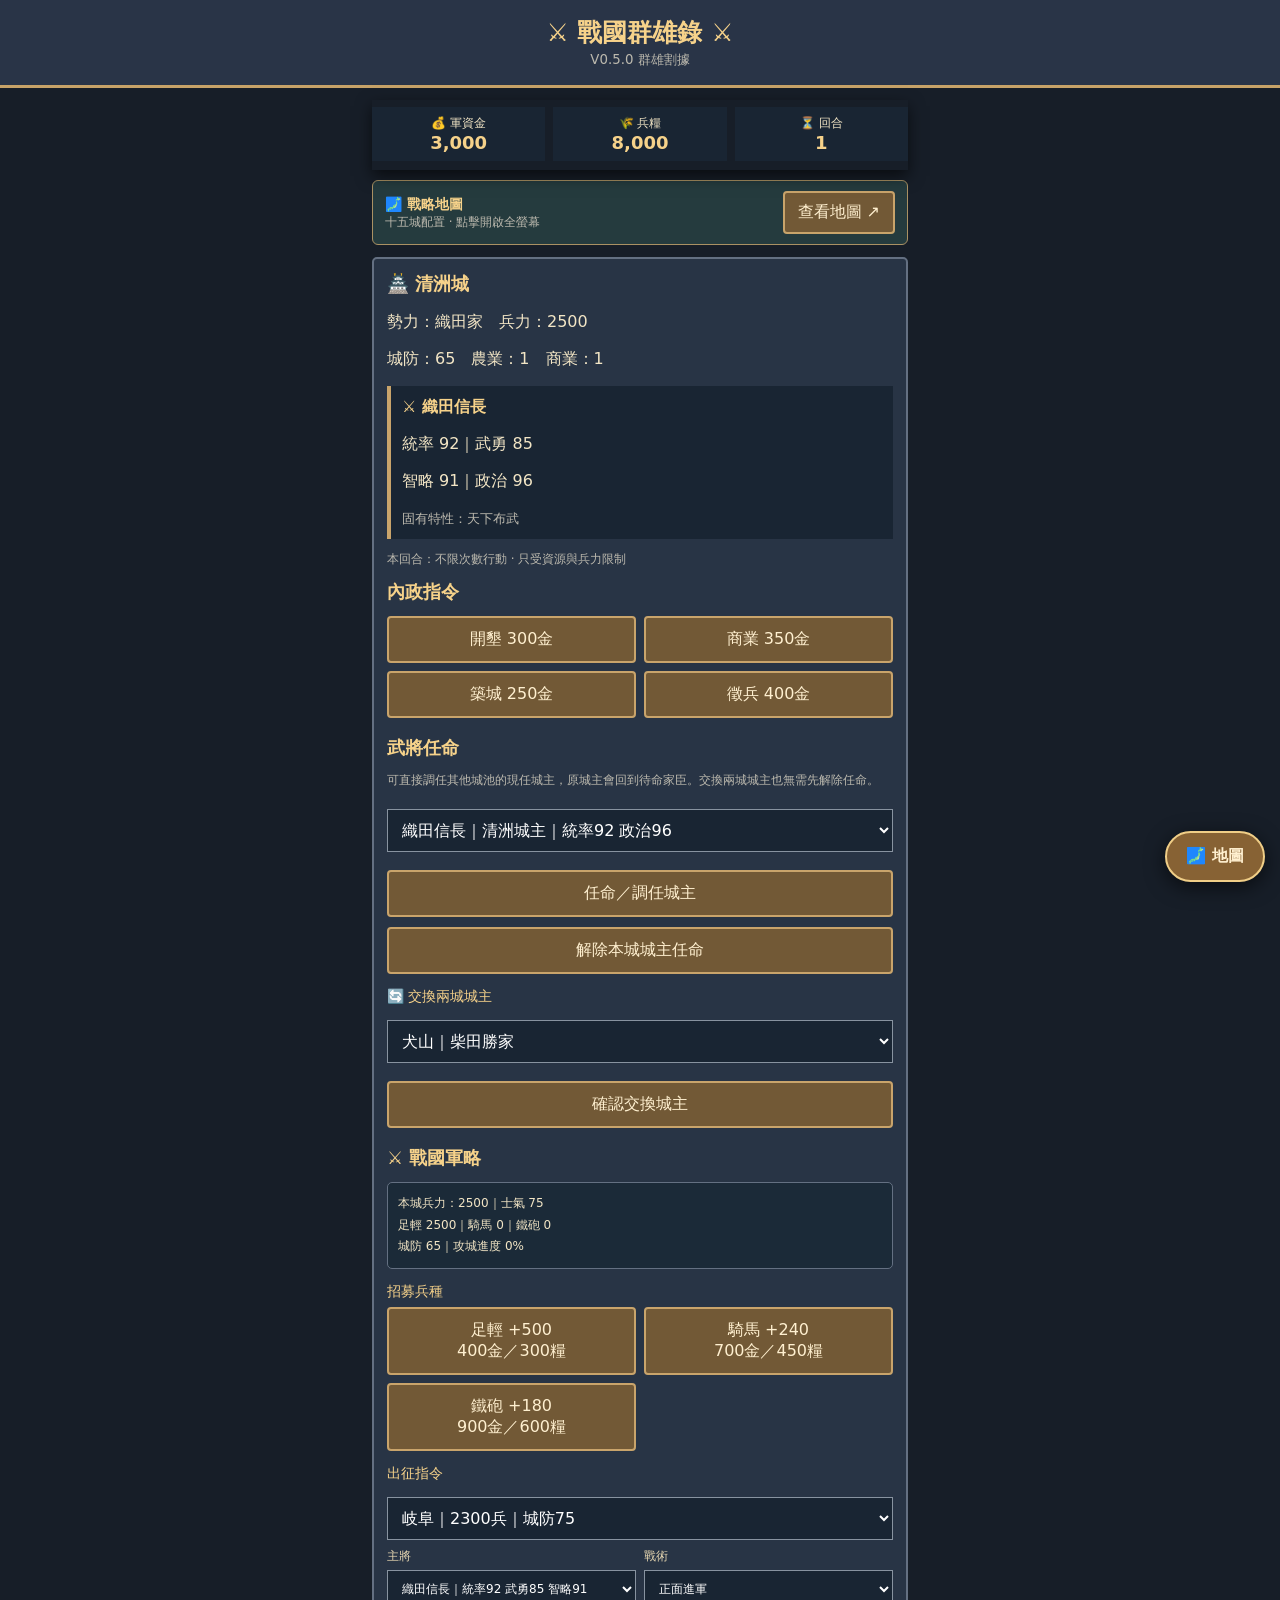
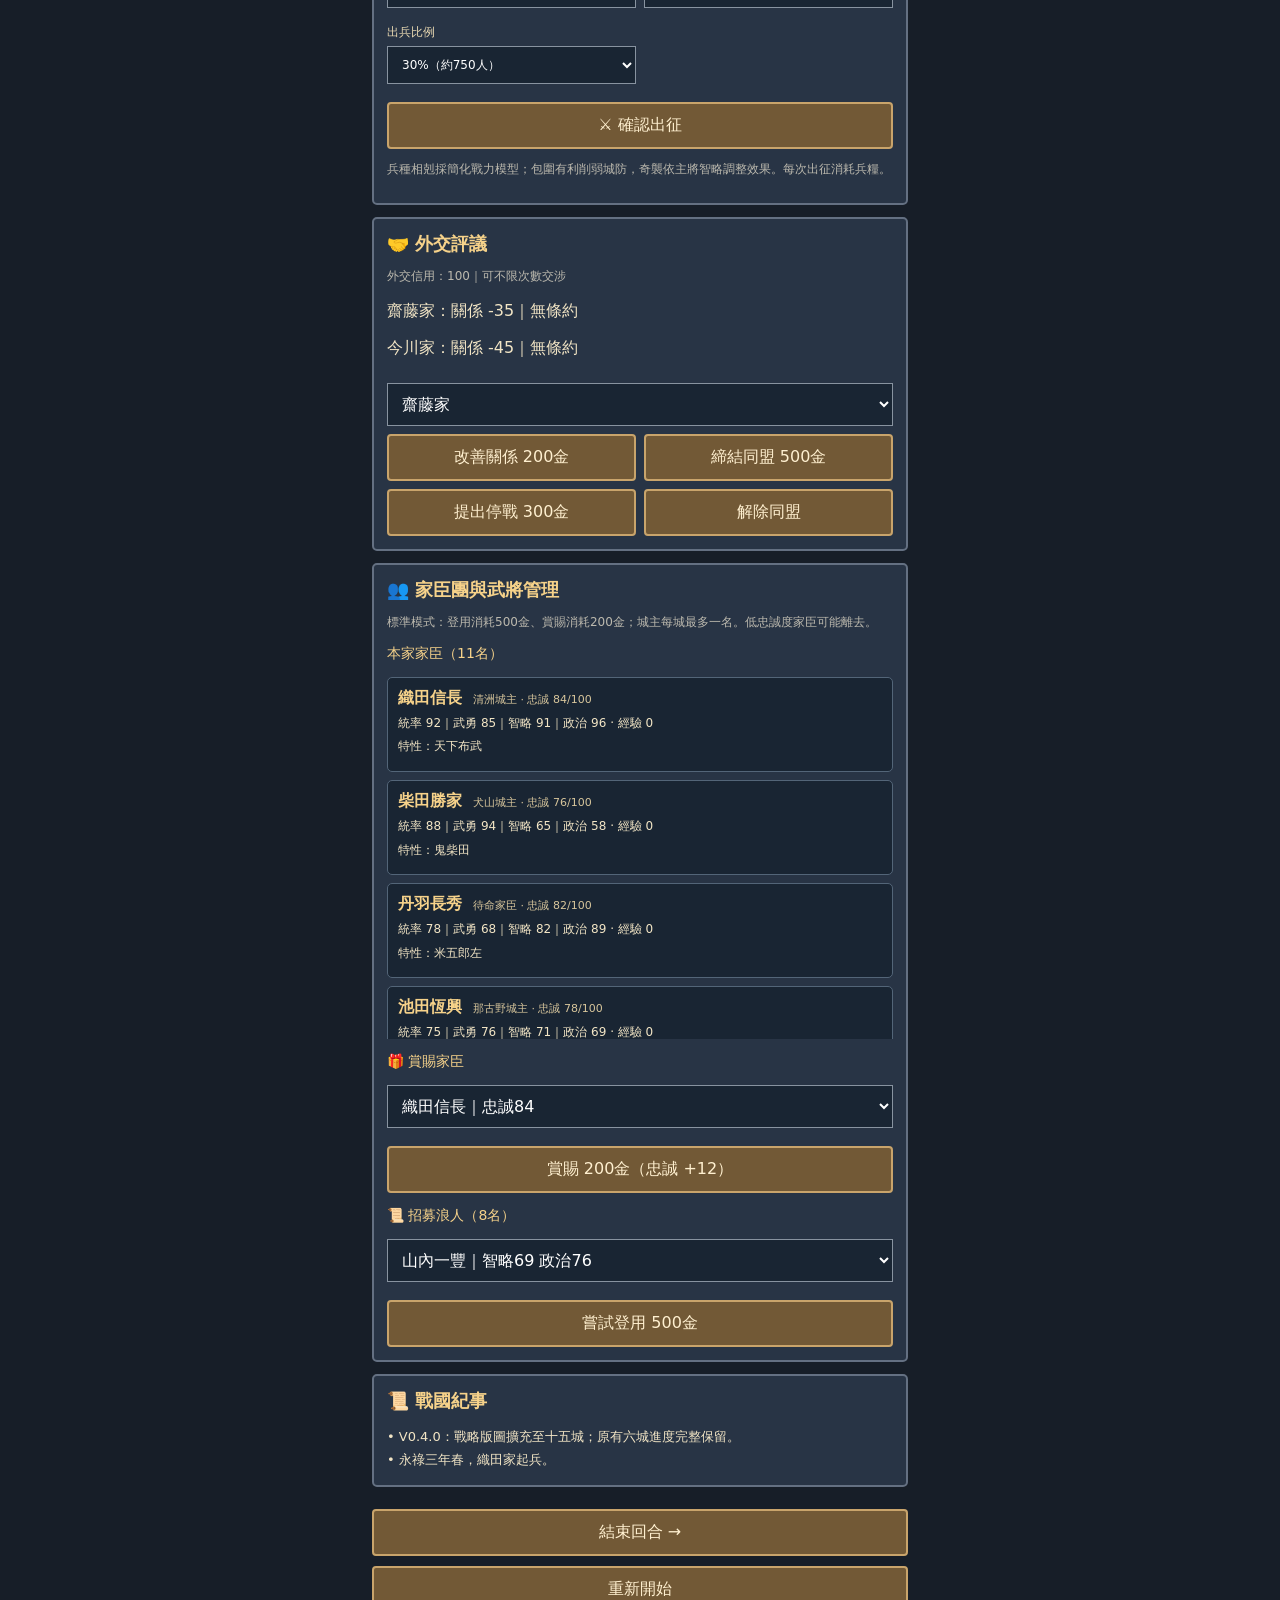
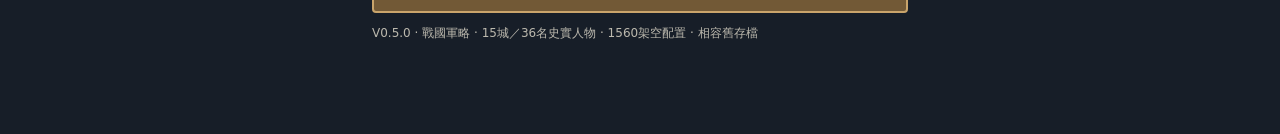
<file: sengoku_v050_index.html>
<!doctype html><html lang="zh-Hant"><head><meta charset="utf-8"><meta name="viewport" content="width=device-width,initial-scale=1"><title>戰國群雄錄 V0.5.0</title><style>*{box-sizing:border-box}body{margin:0;background:#171e28;color:#f2e5c5;font-family:system-ui}header{text-align:center;background:#293447;padding:16px;border-bottom:3px solid #c6a268}h1{font-size:25px;color:#f6d28a;margin:0}small,.hint{color:#bcb9ae}main{max-width:560px;margin:auto;padding:12px}.panel{background:#283445;border:2px solid #647082;padding:13px;margin:12px 0;border-radius:5px}h2{font-size:18px;color:#f6d28a;margin:0 0 12px}.stats,.map,.actions{display:grid;grid-template-columns:repeat(2,1fr);gap:8px}.stats{grid-template-columns:repeat(3,1fr);position:sticky;top:0;z-index:100;background:#171e28;padding:8px 0 9px;margin:-8px 0 8px;box-shadow:0 6px 12px rgba(0,0,0,.4);border-bottom:1px solid #c6a268}.stats .stat{padding:8px 3px}.stats .stat b{font-variant-numeric:tabular-nums;font-size:clamp(14px,4vw,18px)}.stats .stat.low b{color:#ff8d81}.stat{text-align:center;background:#192533;padding:10px 3px;font-size:12px}.stat b{display:block;color:#f6d28a;font-size:18px}button,select{font:inherit}button{background:#725936;border:2px solid #c9a46b;color:#fff0d0;padding:11px 5px;border-radius:4px;cursor:pointer}button:disabled{opacity:.35}.castle{background:#26394b;min-height:75px}.castle.enemy{background:#563b48}.castle.active{outline:3px solid #f6d28a}.castle strong{display:block}.castle span{font-size:12px}.full{width:100%;margin-top:10px}.officer{background:#192533;padding:11px;margin:9px 0;border-left:4px solid #c9a46b}.officer b{color:#f6d28a}select{width:100%;padding:10px;background:#192533;color:white;border:1px solid #8893a0;margin:8px 0}.log{font-size:13px;line-height:1.8;max-height:220px;overflow:auto}.hint{font-size:12px}
/* V0.5.0：僅資源列固定，地圖獨立全螢幕，不依捲動縮放 */
.hud{position:sticky;top:0;z-index:110;background:#171e28;padding:3px 0 5px;box-shadow:0 6px 15px #0009}
.hud .stats{position:static;top:auto;box-shadow:none;margin:0;padding:4px 0;border-bottom:0}
.map-launch{display:flex;align-items:center;justify-content:space-between;gap:8px;background:#253b3e;border:1px solid #aa9163;border-radius:6px;margin:10px 0;padding:10px 12px}
.map-launch strong{color:#f6d28a;font-size:14px}
.map-launch button{padding:9px 13px;white-space:nowrap}
.map-dialog{position:fixed;inset:0;z-index:1000;background:#111b26;display:none;flex-direction:column;overflow:hidden}
.map-dialog.open{display:flex}
.map-dialog-header{display:flex;align-items:center;justify-content:space-between;gap:10px;padding:calc(10px + env(safe-area-inset-top)) 12px 10px;background:#293447;border-bottom:2px solid #b99d70}
.map-dialog-header strong{color:#f6d28a;font-size:16px}
.map-dialog-header button{padding:9px 15px}
.map-dialog-body{flex:1;min-height:0;display:flex;align-items:center;justify-content:center;padding:8px;overflow:auto}
.map-dialog #mapCanvas{max-height:100%}.map-dialog .map-scene{display:block;width:100%;height:auto;max-width:900px;max-height:100%;aspect-ratio:600/420;touch-action:manipulation}
.map-dialog-footer{padding:10px 12px calc(10px + env(safe-area-inset-bottom));background:#293447;border-top:1px solid #647082}
.map-dialog-footer p{margin:0 0 7px;font-size:12px;color:#ddd3b9}
.map-dialog-footer button{width:100%}
body.map-open{overflow:hidden}
.map-fab{position:fixed;right:calc(15px + env(safe-area-inset-right));bottom:calc(18px + env(safe-area-inset-bottom));z-index:450;border-radius:999px;background:#876234;border:2px solid #f0ce87;box-shadow:0 5px 20px #0009;padding:13px 17px;font-weight:700;min-width:100px}
body.map-open .map-fab{display:none}
main{padding-bottom:80px}
.war-options{display:grid;grid-template-columns:repeat(2,minmax(0,1fr));gap:8px}
.war-options label{font-size:12px;color:#e8d8b2}
.war-options select{margin:5px 0 8px}
.war-preview{padding:10px;border:1px solid #647082;background:#1b2a38;border-radius:5px;font-size:12px;line-height:1.8}
.war-report{background:#202d3b;border-left:3px solid #d9ad64;padding:10px;margin:10px 0;font-size:12px;line-height:1.65}
.personnel-card{background:#192533;border:1px solid #536578;border-radius:5px;padding:10px;margin:8px 0}
.personnel-card b{color:#f6d28a}.personnel-card p{font-size:12px;margin:5px 0;line-height:1.55}
.personnel-chip{font-size:11px;color:#d8c69c}.personnel-list{max-height:370px;overflow:auto}
.personnel-actions{display:grid;grid-template-columns:repeat(2,minmax(0,1fr));gap:8px}
.personnel-actions button{font-size:13px;padding:9px 4px}
.personnel-subtitle{margin:14px 0 6px;color:#f6d28a;font-size:14px}

.map-node{cursor:pointer;outline:none}
.map-node .marker{stroke:#16212a;stroke-width:1.5}
.map-node.selected .marker{stroke:#fff0aa;stroke-width:3}
.map-node:focus .marker{stroke:#fff;stroke-width:3}
.map-label{font:700 11px system-ui,sans-serif;paint-order:stroke;stroke:#17212d;stroke-width:3px;fill:#fff1d5}
.map-troops{font:9px system-ui,sans-serif;paint-order:stroke;stroke:#17212d;stroke-width:2px;fill:#f4ead0}
@media(max-width:390px){.map-label{font-size:11px}.map-troops{font-size:9px}}
</style></head><body><header><h1>⚔ 戰國群雄錄 ⚔</h1><small>V0.5.0 群雄割據</small></header><main id="game"></main><button class="map-fab" type="button" onclick="openMap()" aria-label="隨時開啟戰略地圖">🗾 地圖</button>
<div id="mapDialog" class="map-dialog" role="dialog" aria-modal="true" aria-label="戰略地圖" aria-hidden="true">
 <div class="map-dialog-header"><strong id="mapEra">戰略地圖</strong><button id="mapClose" type="button" onclick="closeMap()">✕ 關閉</button></div>
 <div class="map-dialog-body"><div id="mapCanvas" style="width:100%;display:flex;align-items:center;justify-content:center"></div></div>
 <div class="map-dialog-footer"><p id="mapSelection">請點選城池</p><button type="button" onclick="closeMap()">返回內政與軍事操作</button></div>
</div><script>
'use strict';
const OFFICERS=[
{id:1,n:'織田信長',f:'織田',c:92,w:85,i:91,p:96,t:'天下布武'},
{id:2,n:'柴田勝家',f:'織田',c:88,w:94,i:65,p:58,t:'鬼柴田'},
{id:3,n:'丹羽長秀',f:'織田',c:78,w:68,i:82,p:89,t:'米五郎左'},
{id:4,n:'池田恆興',f:'織田',c:75,w:76,i:71,p:69,t:'忠義'},
{id:5,n:'森可成',f:'織田',c:82,w:88,i:67,p:61,t:'攻勢'},
{id:6,n:'佐久間信盛',f:'織田',c:76,w:69,i:70,p:73,t:'守備'},
{id:7,n:'齋藤義龍',f:'齋藤',c:84,w:78,i:80,p:76,t:'美濃守護'},
{id:8,n:'稻葉一鐵',f:'齋藤',c:81,w:82,i:75,p:71,t:'堅守'},
{id:9,n:'安藤守就',f:'齋藤',c:77,w:70,i:80,p:76,t:'智將'},
{id:10,n:'今川義元',f:'今川',c:85,w:65,i:87,p:93,t:'東海道一弓取'},
{id:11,n:'松平元康',f:'今川',c:89,w:80,i:84,p:86,t:'三河武士'},
{id:12,n:'朝比奈泰朝',f:'今川',c:80,w:77,i:72,p:70,t:'忠臣'} 
,{id:13,n:'氏家卜全',f:'齋藤',c:76,w:73,i:72,p:74,t:'西美濃三人眾'}
,{id:14,n:'酒井忠次',f:'今川',c:83,w:74,i:82,p:82,t:'三河宿老'}
,{id:15,n:'石川數正',f:'今川',c:72,w:63,i:83,p:86,t:'交涉巧者'}
,{id:16,n:'朝比奈泰能',f:'今川',c:74,w:67,i:73,p:77,t:'遠江守護'}
,{id:17,n:'岡部元信',f:'今川',c:85,w:83,i:71,p:64,t:'勇將'}
,{id:18,n:'菅沼定盈',f:'今川',c:73,w:76,i:74,p:66,t:'山城守備'}
,{id:19,n:'羽柴秀吉',f:'織田',c:86,w:61,i:94,p:96,t:'築城名手'}
,{id:20,n:'前田利家',f:'織田',c:83,w:91,i:69,p:76,t:'槍之又左'}
,{id:21,n:'佐佐成政',f:'織田',c:79,w:85,i:67,p:66,t:'猛將'}
,{id:22,n:'瀧川一益',f:'織田',c:86,w:81,i:86,p:77,t:'進退自在'}
,{id:23,n:'蜂須賀正勝',f:'織田',c:76,w:75,i:84,p:79,t:'川並眾'}
,{id:24,n:'齋藤龍興',f:'齋藤',c:48,w:45,i:43,p:41,t:'年少家督'}
,{id:25,n:'竹中半兵衛',f:'齋藤',c:78,w:55,i:97,p:88,t:'今孔明'}
,{id:26,n:'明智光秀',f:'齋藤',c:83,w:71,i:91,p:88,t:'才智'}
,{id:27,n:'太原雪齋',f:'今川',c:75,w:45,i:96,p:94,t:'軍師'}
,{id:28,n:'井伊直盛',f:'今川',c:75,w:76,i:71,p:67,t:'遠江武士'},
{id:29,n:'山內一豐',f:'浪人',c:71,w:70,i:69,p:76,t:'忠節'},
{id:30,n:'可兒才藏',f:'浪人',c:76,w:95,i:61,p:49,t:'笹之才藏'},
{id:31,n:'藤堂高虎',f:'浪人',c:88,w:81,i:85,p:91,t:'築城巧者'},
{id:32,n:'蒲生氏鄉',f:'浪人',c:87,w:85,i:84,p:88,t:'文武兩道'},
{id:33,n:'黑田官兵衛',f:'浪人',c:86,w:55,i:98,p:92,t:'軍師'},
{id:34,n:'細川藤孝',f:'浪人',c:76,w:67,i:92,p:91,t:'文武通達'},
{id:35,n:'島左近',f:'浪人',c:92,w:91,i:85,p:69,t:'鬼左近'},
{id:36,n:'本多正信',f:'浪人',c:64,w:40,i:93,p:95,t:'智謀'}];
const BASE=[['清洲','織田',2500,65,1],['犬山','織田',1300,50,2],['岐阜','齋藤',2300,75,7],['岩村','齋藤',1100,55,8],['岡崎','今川',2100,65,11],['吉田','今川',1400,50,12]];
const EXTRA_BASE=[
 ['那古野','織田',1100,48,4],['小牧山','織田',900,42,5],
 ['墨俣','齋藤',1000,46,9],['大垣','齋藤',1400,57,13],
 ['安祥','今川',1000,49,14],['上野','今川',950,46,15],
 ['田原','今川',1000,52,16],['掛川','今川',1600,58,17],
 ['長篠','今川',950,57,18]
];
const ALL_BASE=BASE.concat(EXTRA_BASE);
const ROADS=[[0,1],[0,2],[0,4],[1,2],[2,3],[3,4],[4,5],
 [0,6],[0,7],[1,7],[6,7],[6,10],[7,8],[8,9],[9,2],[9,3],
 [4,10],[4,11],[10,11],[11,5],[5,12],[5,14],[12,13],[13,14],[3,14]],KEY='sengoku_v02_save';let g;
const officer=id=>OFFICERS.find(o=>o.id===id)||{id:0,n:'守城代官',f:'中立',c:50,w:50,i:50,p:50,t:'守備'};
const nearby=id=>ROADS.filter(r=>r.includes(id)).map(r=>r[0]===id?r[1]:r[0]);
const owned=()=>g.cities.filter(c=>c.owner==='織田');
const FACTIONS=['織田','齋藤','今川'];
const pair=(a,b)=>[a,b].sort().join('|');
function diplomacyDefaults(){return {relations:{[pair('織田','齋藤')]:-35,[pair('織田','今川')]:-45,[pair('齋藤','今川')]:5},alliances:{},truces:{},credit:100}}
function relation(a,b){return g.diplomacy.relations[pair(a,b)]??0}
function setRelation(a,b,v){g.diplomacy.relations[pair(a,b)]=Math.max(-100,Math.min(100,Math.round(v)))}
function active(t,a,b){return (g.diplomacy[t][pair(a,b)]||0)>g.turn}
function peaceful(a,b){return active('alliances',a,b)||active('truces',a,b)}
function fresh(){return{turn:1,gold:3000,rice:8000,selected:0,used:false,over:false,cities:ALL_BASE.map((x,id)=>({id,name:x[0],owner:x[1],troops:x[2],def:x[3],officer:x[4],farm:1,trade:1,units:{foot:x[2],horse:0,gun:0},morale:75,siege:0})),war:{},logs:['永祿三年春，織田家起兵。'],reserve:[],aiSupply:{'齋藤':2000,'今川':2000},diplomacy:diplomacyDefaults(),personnel:Object.fromEntries(OFFICERS.map(o=>[o.id,{faction:o.f,loyalty:o.f==='浪人'?0:Math.min(95,65+Math.floor(o.p/5)),xp:0}])),uiSelections:{}}}
function normalize(){if(!g||!Array.isArray(g.cities)||g.cities.length<6){g=fresh();return}
if(g.cities.length<ALL_BASE.length){
 const originalCount=g.cities.length;
 for(let id=originalCount;id<ALL_BASE.length;id++){
  const x=ALL_BASE[id];
  g.cities.push({id,name:x[0],owner:x[1],troops:x[2],def:x[3],officer:x[4],farm:1,trade:1});
 }
 g.logs=Array.isArray(g.logs)?g.logs:[];
 g.logs.unshift('V0.5.0：戰略版圖擴充至十五城；原有六城進度完整保留。');
 if(g.over&&g.cities.slice(0,6).every(c=>c.owner==='織田'))g.over=false;
}if(!g.diplomacy||typeof g.diplomacy!=='object')g.diplomacy=diplomacyDefaults();let defaults=diplomacyDefaults();for(const k of ['relations','alliances','truces'])if(!g.diplomacy[k]||typeof g.diplomacy[k]!=='object')g.diplomacy[k]=defaults[k];for(const [k,v] of Object.entries(defaults.relations))if(!Number.isFinite(g.diplomacy.relations[k]))g.diplomacy.relations[k]=v;if(!Number.isFinite(g.diplomacy.credit))g.diplomacy.credit=100;g.logs=Array.isArray(g.logs)?g.logs:[];g.reserve=Array.isArray(g.reserve)?g.reserve:[];g.aiSupply=g.aiSupply||{'齋藤':2000,'今川':2000};g.uiSelections=g.uiSelections&&typeof g.uiSelections==='object'?g.uiSelections:{};g.selected=Number.isInteger(g.selected)&&g.selected>=0&&g.selected<g.cities.length?g.selected:0;let seen=new Set();for(const c of g.cities){if(!OFFICERS.some(o=>o.id===c.officer)||seen.has(c.officer))c.officer=0;if(c.officer)seen.add(c.officer);c.troops=Math.max(0,Number(c.troops)||0)}g.reserve=[...new Set(g.reserve)].filter(id=>OFFICERS.some(o=>o.id===id)&&!seen.has(id));
if(!g.personnel||typeof g.personnel!=='object')g.personnel={};
for(const o of OFFICERS){let k=String(o.id),entry=g.personnel[k];if(!entry||typeof entry!=='object'){
 let city=g.cities.find(c=>c.officer===o.id),f=city?city.owner:g.reserve.includes(o.id)?'織田':o.f;
 entry={faction:f==='浪人'?'浪人':f,loyalty:f==='浪人'?0:Math.min(95,65+Math.floor(o.p/5)),xp:0};g.personnel[k]=entry;
}
if(!['織田','齋藤','今川','浪人'].includes(entry.faction))entry.faction=o.f;
entry.loyalty=Math.max(0,Math.min(100,Number(entry.loyalty)||0));entry.xp=Math.max(0,Number(entry.xp)||0);
}
for(const c of g.cities){if(c.officer){g.personnel[c.officer].faction=c.owner}}
for(const id of g.reserve){if(g.personnel[id])g.personnel[id].faction='織田'}
if(!g.war||typeof g.war!=='object')g.war={};
for(const c of g.cities){
 if(!c.units||typeof c.units!=='object'){
  c.units={foot:Math.max(0,Math.round(c.troops)),horse:0,gun:0};
 }
 for(const k of ['foot','horse','gun'])c.units[k]=Math.max(0,Math.floor(Number(c.units[k])||0));
 c.troops=unitTotal(c.units);
 c.morale=Math.max(20,Math.min(100,Number(c.morale) || 75));
 c.siege=Math.max(0,Math.min(100,Number(c.siege)||0));
}

}
function selectedTarget(id){
 const el=document.getElementById(id);
 if(!el)return;
 if(!g.uiSelections||typeof g.uiSelections!=='object')g.uiSelections={};
 g.uiSelections[id]=el.value;
 save();
}
function optionSelected(id,value){
 return g.uiSelections&&String(g.uiSelections[id])===String(value)?' selected':'';
}
function save(){try{localStorage.setItem(KEY,JSON.stringify(g))}catch(e){}}
function load(){try{g=JSON.parse(localStorage.getItem(KEY))||fresh()}catch(e){g=fresh()}normalize();save();render()}
function log(s){g.logs.unshift(s);g.logs=g.logs.slice(0,35)}
function selectCity(id){g.selected=id;save();render()}
function ready(){if(g.over){alert('遊戲已結束');return false}return true}
function doDomesticAction(type){if(!ready())return;let c=g.cities[g.selected];if(c.owner!=='織田')return alert('只能管理織田家城池');let bonus=1+Math.max(0,officer(c.officer).p-60)/200+(c.officer?Math.max(0,loyaltyOf(c.officer)-60)/500:0);if(type==='farm'){if(g.gold<300)return alert('金錢不足');g.gold-=300;c.farm++;log(c.name+'開墾農田')}else if(type==='trade'){if(g.gold<350)return alert('金錢不足');g.gold-=350;c.trade++;log(c.name+'發展商業')}else if(type==='def'){if(c.def>=100)return alert('城防已達上限');if(g.gold<250)return alert('金錢不足');g.gold-=250;c.def=Math.min(100,c.def+12*bonus);log(c.name+'修築城防')}else if(type==='recruit'){if(g.gold<400||g.rice<300)return alert('資源不足');g.gold-=400;g.rice-=300;const qty=Math.round(500*bonus);c.units.foot+=qty;c.troops=unitTotal(c.units);log(c.name+'徵募足輕')}else return;save();render()}
function factionOf(id){return g.personnel[id]?.faction||officer(id).f}
function loyaltyOf(id){return g.personnel[id]?.loyalty??70}
function setPersonnelChoice(id){selectedTarget(id)}
function rewardOfficer(){
 if(!ready())return;let el=document.getElementById('rewardOfficer');if(!el||!el.value)return alert('請先選擇家臣');
 let id=Number(el.value);selectedTarget('rewardOfficer');if(factionOf(id)!=='織田')return alert('只能賞賜本家家臣');
 if(g.gold<200)return alert('軍資金不足，需要200金');
 if(loyaltyOf(id)>=100)return alert('忠誠度已達100');
 g.gold-=200;g.personnel[id].loyalty=Math.min(100,loyaltyOf(id)+12);g.personnel[id].xp+=2;
 log('賞賜'+officer(id).n+'200金，忠誠提升至'+loyaltyOf(id));save();render();
}
function recruitOfficer(){
 if(!ready())return;let el=document.getElementById('recruitOfficer');if(!el||!el.value)return alert('目前沒有可登用的浪人');
 let id=Number(el.value);selectedTarget('recruitOfficer');if(factionOf(id)!=='浪人')return alert('此武將目前不在浪人名單');
 if(g.gold<500)return alert('登用需要500金');
 g.gold-=500;
 const o=officer(id),political=officer(g.cities[g.selected].officer).p;
 const chance=Math.min(.86,Math.max(.25,.42+(political-65)/300+(o.p<70?.10:0)-(o.p>90?.09:0)));
 if(Math.random()<chance){g.personnel[id].faction='織田';g.personnel[id].loyalty=65+Math.floor(Math.random()*16);g.personnel[id].xp+=4;
  if(!g.reserve.includes(id))g.reserve.push(id);log('成功登用'+o.n+'！忠誠度'+loyaltyOf(id));
 }else log('登用'+o.n+'失敗，花費500金');save();render();
}
function personnelPanel(){
 const ours=OFFICERS.filter(o=>factionOf(o.id)==='織田'),ronin=OFFICERS.filter(o=>factionOf(o.id)==='浪人');
 const options=ours.map(o=>`<option value="${o.id}"${optionSelected('rewardOfficer',o.id)}>${o.n}｜忠誠${loyaltyOf(o.id)}</option>`).join('');
 const roninOpts=ronin.map(o=>`<option value="${o.id}"${optionSelected('recruitOfficer',o.id)}>${o.n}｜智略${o.i} 政治${o.p}</option>`).join('');
 const cards=ours.map(o=>{let city=g.cities.find(c=>c.officer===o.id),loc=city?city.name+'城主':'待命家臣';return `<div class="personnel-card"><b>${o.n}</b><span class="personnel-chip">　${loc} · 忠誠 ${loyaltyOf(o.id)}/100</span><p>統率 ${o.c}｜武勇 ${o.w}｜智略 ${o.i}｜政治 ${o.p} · 經驗 ${g.personnel[o.id]?.xp||0}</p><p>特性：${o.t}</p></div>`}).join('');
 return `<section class="panel"><h2>👥 家臣團與武將管理</h2><p class="hint">標準模式：登用消耗500金、賞賜消耗200金；城主每城最多一名。低忠誠度家臣可能離去。</p><p class="personnel-subtitle">本家家臣（${ours.length}名）</p><div class="personnel-list">${cards||'<p>暫無家臣</p>'}</div>${!g.over?`<p class="personnel-subtitle">🎁 賞賜家臣</p>${ours.length?`<select id="rewardOfficer" onchange="setPersonnelChoice('rewardOfficer')">${options}</select><button class="full" onclick="rewardOfficer()">賞賜 200金（忠誠 +12）</button>`:'<p>沒有可賞賜的家臣</p>'}<p class="personnel-subtitle">📜 招募浪人（${ronin.length}名）</p>${ronin.length?`<select id="recruitOfficer" onchange="setPersonnelChoice('recruitOfficer')">${roninOpts}</select><button class="full" onclick="recruitOfficer()">嘗試登用 500金</button>`:'<p>目前沒有可登用的浪人</p>'}`:''}</section>`;
}
function personnelTurn(){
 for(const o of OFFICERS){const p=g.personnel[o.id];if(!p||p.faction==='浪人')continue;
  const isCity=g.cities.some(c=>c.officer===o.id);
  if(p.faction==='織田'){
   p.xp+=(isCity?3:1);
   if(p.loyalty<28&&Math.random()<.12){p.faction='浪人';p.loyalty=0;g.reserve=g.reserve.filter(id=>id!==o.id);
    for(const c of g.cities)if(c.officer===o.id)c.officer=0;
    log(o.n+'因忠誠不足離開織田家');
   }
  }else if(p.loyalty<40)p.loyalty=Math.min(85,p.loyalty+2);
 }
 // Opponents occasionally recruit one wandering officer; no frequent player-poaching.
 if(Math.random()<.13){let available=OFFICERS.filter(o=>factionOf(o.id)==='浪人');let factions=['齋藤','今川'].filter(f=>g.cities.some(c=>c.owner===f));
  if(available.length&&factions.length){let o=available[Math.floor(Math.random()*available.length)],f=factions[Math.floor(Math.random()*factions.length)];
   g.personnel[o.id].faction=f;g.personnel[o.id].loyalty=66;log(f+'家登用浪人'+o.n);
  }
 }
}
function appoint(){
 if(!ready())return;
 const c=g.cities[g.selected];if(c.owner!=='織田')return alert('只能任命本家城池');
 const el=document.getElementById('officers');if(!el||!el.value)return alert('沒有可任命的家臣');
 const id=Number(el.value),o=officer(id);
 if(factionOf(id)!=='織田')return alert('這名武將不屬於本家');
 if(c.officer===id)return alert(o.n+'已是本城城主');
 const former=g.cities.find(x=>x.officer===id&&x.id!==c.id);
 const replaced=c.officer;
 let msg='確定任命'+o.n+'為'+c.name+'城主？';
 if(former)msg+='\n將解除其在'+former.name+'的城主職務。';
 if(replaced)msg+='\n原城主'+officer(replaced).n+'將改為待命家臣。';
 if(!confirm(msg))return;
 if(former)former.officer=0;
 if(replaced&&!g.reserve.includes(replaced))g.reserve.push(replaced);
 c.officer=id;g.reserve=g.reserve.filter(x=>x!==id);
 g.personnel[id].xp+=3;
 log(o.n+(former?'由'+former.name+'調任':'就任')+c.name+'城主'+(replaced?'；'+officer(replaced).n+'卸任':''));
 save();render();
}
function dismissCastellan(){
 if(!ready())return;
 const c=g.cities[g.selected];if(c.owner!=='織田'||!c.officer)return alert('本城目前沒有可解除任命的城主');
 const id=c.officer;if(!confirm('解除'+officer(id).n+'的'+c.name+'城主職務？\n武將會留在本家家臣團。'))return;
 c.officer=0;if(!g.reserve.includes(id))g.reserve.push(id);
 log(officer(id).n+'卸任'+c.name+'城主，轉為待命家臣');save();render();
}
function swapCastellans(){
 if(!ready())return;
 const a=g.cities[g.selected];if(a.owner!=='織田'||!a.officer)return alert('本城必須有城主才能交換');
 const el=document.getElementById('swapCity');if(!el||!el.value)return alert('請選擇交換的城池');
 const b=g.cities[Number(el.value)];if(!b||b.owner!=='織田'||!b.officer||a.id===b.id)return alert('目標必須是另一座已有城主的本家城池');
 if(!confirm('確定交換'+a.name+'的'+officer(a.officer).n+'與'+b.name+'的'+officer(b.officer).n+'？'))return;
 const old=a.officer;a.officer=b.officer;b.officer=old;
 log(a.name+'與'+b.name+'交換城主：'+officer(a.officer).n+'、'+officer(b.officer).n);save();render();
}
const UNIT_INFO={
 foot:{name:'足輕',power:1,defense:1.05,cost:400,rice:300,number:500},
 horse:{name:'騎馬隊',power:1.65,defense:1.05,cost:700,rice:450,number:240},
 gun:{name:'鐵砲隊',power:1.9,defense:.8,cost:900,rice:600,number:180}
};
const TACTICS={
 balanced:{name:'正面進軍',attack:1,defense:1,loss:1,wall:1,skill:0},
 assault:{name:'強攻',attack:1.28,defense:.88,loss:1.25,wall:1.25,skill:0},
 siege:{name:'包圍',attack:.86,defense:1.08,loss:.70,wall:2.2,skill:0},
 surprise:{name:'奇襲',attack:1.05,defense:.93,loss:.90,wall:1.1,skill:1}
};
function unitTotal(u){return ['foot','horse','gun'].reduce((n,k)=>n+(Math.max(0,Number(u?.[k])||0)),0)}
function armyPower(u,attacking=true){
 return u.foot*(attacking?1:1.05)+u.horse*(attacking?1.65:1.05)+u.gun*(attacking?1.9:.8);
}
function officerForBattle(city,commanderId){
 const id=Number(commanderId);
 if(id&&factionOf(id)===city.owner)return officer(id);
 return officer(city.officer);
}
function warRecruit(type){
 if(!ready())return;
 const c=g.cities[g.selected],info=UNIT_INFO[type];
 if(!info||c.owner!=='織田')return alert('只能在本家城池徵兵');
 if(g.gold<info.cost||g.rice<info.rice)return alert('軍資金或兵糧不足');
 g.gold-=info.cost;g.rice-=info.rice;
 c.units[type]+=info.number;c.troops=unitTotal(c.units);
 log(c.name+'徵募'+info.name+info.number+'人');save();render();
}
function battle(a,b,n,config={}){
 const x=g.cities[a],y=g.cities[b];
 if(!x||!y||x.owner===y.owner||!nearby(a).includes(b)||peaceful(x.owner,y.owner))return false;
 const tactic=TACTICS[config.tactic]||TACTICS.balanced;
 const commander=officerForBattle(x,config.commander);
 const defender=officer(y.officer);
 n=Math.min(Math.max(0,Math.floor(n)),x.troops);
 if(n<100)return false;
 const ratio=n/x.troops,send={};
 for(const k of ['foot','horse','gun'])send[k]=Math.floor(x.units[k]*ratio);
 let remainder=n-unitTotal(send);
 for(const k of ['foot','horse','gun']){
  const available=x.units[k]-send[k],extra=Math.min(available,remainder);
  send[k]+=extra;remainder-=extra;
 }
 n=unitTotal(send);
 if(n<100)return false;
 const defenseUnits={...y.units},defenderBefore=unitTotal(defenseUnits);
 const moraleAttack=.70+x.morale/250,moraleDefense=.70+y.morale/250;
 const tacticsBonus=config.tactic==='surprise'?Math.max(.75,Math.min(1.45,.65+commander.i/130+(commander.i-defender.i)/240)):1;
 const skill=(.74+commander.c/240+commander.w/650);
 const fort=Math.max(.72,1+y.def/210-y.siege/220);
 const atk=armyPower(send,true)*skill*tactic.attack*tacticsBonus*moraleAttack*(.90+Math.random()*.20)*(commander.t==='鬼柴田'?1.12:1)*(config.commander&&loyaltyOf(config.commander)>=85?1.05:1);
 const def=armyPower(defenseUnits,false)*(.75+defender.c/240)*fort*tactic.defense*moraleDefense*(.90+Math.random()*.20)*(y.officer&&loyaltyOf(y.officer)>=85?1.05:1);
 const success=atk>def;
 const attackerLoss=Math.min(.93,Math.max(.19,(success?.30:.66)*tactic.loss*(def/Math.max(atk,1))**.20));
 const defenderLoss=Math.min(.96,Math.max(.12,(success?.83:.35)*(atk/Math.max(def,1))**.16));
 for(const k of ['foot','horse','gun']){
  x.units[k]-=send[k];
  const survivors=Math.round(send[k]*(1-attackerLoss));
  if(success)y.units[k]=survivors;
  else x.units[k]+=survivors;
  if(!success)y.units[k]=Math.max(0,Math.round(y.units[k]*(1-defenderLoss)));
 }
 const walls=Math.round((success?18:config.tactic==='siege'?19:8)*tactic.wall);
 y.def=Math.max(10,y.def-walls);
 y.siege=success?0:Math.min(100,y.siege+walls);
 y.morale=success?Math.max(45,Math.round(x.morale-8)):Math.max(20,y.morale-12);
 x.morale=Math.max(25,x.morale-(success?5:13));
 if(success){
  const old=y.officer,former=y.owner;
  y.owner=x.owner;y.officer=0;
  if(old&&g.personnel[old]){
   g.personnel[old].faction='浪人';g.personnel[old].loyalty=0;
   g.reserve=g.reserve.filter(id=>id!==old);
  }
  log('⚔ '+commander.n+'以'+tactic.name+'攻陷'+y.name+'城（原'+former+'家）；新駐軍'+unitTotal(y.units)+'人');
 }else log('⚔ '+commander.n+'以'+tactic.name+'攻打'+y.name+'失利；城防降至'+Math.round(y.def)+'，攻城進度'+y.siege);
 x.troops=unitTotal(x.units);y.troops=unitTotal(y.units);
 if(config.commander&&g.personnel[config.commander])g.personnel[config.commander].xp+=(success?10:4);
 g.war.last={turn:g.turn,from:x.name,to:y.name,commander:commander.n,tactic:tactic.name,success,attack:n,attackLost:Math.round(n*attackerLoss),defendLost:Math.round(defenderBefore*defenderLoss),walls:y.def};
 return true;
}
function march(){
 if(!ready())return;
 const a=g.selected,c=g.cities[a],el=document.getElementById('target');
 if(c.owner!=='織田'||!el)return;
 const b=Number(el.value);selectedTarget('target');
 if(!nearby(a).includes(b)||g.cities[b].owner==='織田')return alert('無法進攻此城');
 if(peaceful(c.owner,g.cities[b].owner))return alert('同盟或停戰期間不可進攻');
 const commanderEl=document.getElementById('warCommander'),tacticEl=document.getElementById('warTactic'),forceEl=document.getElementById('warForce');
 if(!commanderEl||!tacticEl||!forceEl)return alert('戰爭指令尚未準備完成');
 for(const id of ['warCommander','warTactic','warForce'])selectedTarget(id);
 const commander=Number(commanderEl.value),tactic=tacticEl.value,force=Number(forceEl.value);
 if(factionOf(commander)!=='織田')return alert('主將必須是本家武將');
 if(!TACTICS[tactic]||![.3,.5,.7,.9].includes(force))return alert('出征設定不正確');
 const n=Math.floor(c.troops*force);
 const cost=400+Math.ceil(n/250);
 if(g.rice<cost)return alert('兵糧不足，需要'+cost);
 if(n<100)return alert('兵力不足');
 const target=g.cities[b];
 if(!confirm('主將：'+officer(commander).n+'\n戰術：'+TACTICS[tactic].name+'\n出兵：'+n+'人\n目標：'+target.name+'城\n兵糧：'+cost+'\n確定出征？'))return;
 g.rice-=cost;
 if(!battle(a,b,n,{commander,tactic})){g.rice+=cost;return}
 log('軍糧消耗'+cost+'；'+c.name+'目前駐軍'+c.troops);
 check();save();render();
}
function warPanel(c,enemies){
 const report=g.war?.last;
 const commanderOpts=OFFICERS.filter(o=>factionOf(o.id)==='織田').map(o=>`<option value="${o.id}"${optionSelected('warCommander',o.id)}>${o.n}｜統率${o.c} 武勇${o.w} 智略${o.i}</option>`).join('');
 const tactics=Object.entries(TACTICS).map(([k,t])=>`<option value="${k}"${optionSelected('warTactic',k)}>${t.name}</option>`).join('');
 const forces=[.3,.5,.7,.9].map(f=>`<option value="${f}"${optionSelected('warForce',f)}>${Math.round(f*100)}%（約${Math.floor(c.troops*f)}人）</option>`).join('');
 const units=`足輕 ${c.units.foot}｜騎馬 ${c.units.horse}｜鐵砲 ${c.units.gun}`;
 const last=report?`<div class="war-report">📜 最近戰報：第${report.turn}回合，${report.commander}以${report.tactic}攻打${report.to}：${report.success?'攻陷成功':'進攻失敗'}。投入${report.attack}兵，攻方損失約${report.attackLost}人。</div>`:'';
 return `<h2 style="margin-top:18px">⚔ 戰國軍略</h2><div class="war-preview">本城兵力：${c.troops}｜士氣 ${c.morale}<br>${units}<br>城防 ${Math.round(c.def)}｜攻城進度 ${c.siege}%</div><p class="personnel-subtitle">招募兵種</p><div class="actions"><button onclick="warRecruit('foot')">足輕 +500<br>400金／300糧</button><button onclick="warRecruit('horse')">騎馬 +240<br>700金／450糧</button><button onclick="warRecruit('gun')">鐵砲 +180<br>900金／600糧</button></div><p class="personnel-subtitle">出征指令</p>${enemies.length?`<select id="target" onchange="selectedTarget('target')">${enemies.map(x=>`<option value="${x.id}"${optionSelected('target',x.id)}>${x.name}｜${x.troops}兵｜城防${Math.round(x.def)}</option>`).join('')}</select><div class="war-options"><label>主將<select id="warCommander" onchange="selectedTarget('warCommander')">${commanderOpts}</select></label><label>戰術<select id="warTactic" onchange="selectedTarget('warTactic')">${tactics}</select></label><label>出兵比例<select id="warForce" onchange="selectedTarget('warForce')">${forces}</select></label></div><button class="full" onclick="march()">⚔ 確認出征</button>`:'<p>周圍沒有可進攻的敵城。</p>'}${last}<p class="hint">兵種相剋採簡化戰力模型；包圍有利削弱城防，奇襲依主將智略調整效果。每次出征消耗兵糧。</p>`;
}
function diplomacyAction(type){if(!ready())return;let el=document.getElementById('diplomacyTarget');if(!el)return;let target=el.value;selectedTarget('diplomacyTarget');if(!FACTIONS.includes(target)||target==='織田'||!g.cities.some(c=>c.owner===target))return alert('無效的外交對象');let rel=relation('織田',target),key=pair('織田',target),cost={improve:200,alliance:500,truce:300,break:0}[type];if(cost===undefined)return;if(g.gold<cost)return alert('金錢不足');if(type==='break'){if(!active('alliances','織田',target))return alert('目前沒有同盟');delete g.diplomacy.alliances[key];setRelation('織田',target,rel-30);g.diplomacy.credit=Math.max(0,g.diplomacy.credit-25);log('織田家解除與'+target+'家的同盟，外交信用下降')}else if(type==='improve'){g.gold-=cost;setRelation('織田',target,rel+15);log('派遣使者至'+target+'家，關係改善至'+relation('織田',target))}else if(type==='alliance'){if(active('alliances','織田',target))return alert('雙方已結盟');g.gold-=cost;let chance=Math.max(.05,Math.min(.9,.25+(rel+50)/200+g.diplomacy.credit/500));if(Math.random()<chance){g.diplomacy.alliances[key]=g.turn+6;delete g.diplomacy.truces[key];setRelation('織田',target,rel+10);log('織田與'+target+'締結六回合同盟！')}else log(target+'家拒絕結盟提議')}else if(type==='truce'){if(peaceful('織田',target))return alert('已有同盟或停戰');g.gold-=cost;let chance=Math.max(.1,Math.min(.9,.5+rel/250));if(Math.random()<chance){g.diplomacy.truces[key]=g.turn+3;log('織田與'+target+'達成三回合停戰')}else log(target+'家拒絕停戰提議')}save();render()}
function ai(){for(const owner of ['齋藤','今川']){if(!g.cities.some(c=>c.owner===owner))continue;let supply=Number(g.aiSupply[owner])||0;let cities=g.cities.filter(c=>c.owner===owner);let threatened=cities.some(c=>nearby(c.id).some(i=>g.cities[i].owner!==owner&&g.cities[i].troops>c.troops*1.2));for(const c of cities){supply+=Math.max(80,Math.round(c.farm*140));if(c.troops<(threatened?3500:2600)&&supply>=240){c.units.foot+=120;c.troops=unitTotal(c.units);supply-=240}if(!threatened&&supply>=400&&c.farm<5&&Math.random()<.25){c.farm++;supply-=400}if(threatened&&supply>=350&&c.def<90){c.def=Math.min(100,c.def+8);supply-=350}}let candidates=cities.flatMap(c=>nearby(c.id).map(i=>({from:c,to:g.cities[i]}))).filter(x=>x.to.owner!==owner&&!peaceful(owner,x.to.owner)).sort((a,b)=>(a.to.troops/a.from.troops)-(b.to.troops/b.from.troops));if(candidates.length){let {from,to}=candidates[0];let temperament=owner==='齋藤'?2.25:1.65;if(from.troops>Math.max(800,to.troops*temperament)&&supply>=500&&Math.random()<(owner==='今川'?.5:.28)){supply-=500;battle(from.id,to.id,Math.floor(from.troops*.6));setRelation(owner,to.owner,relation(owner,to.owner)-12)}}if(threatened){let other=FACTIONS.filter(f=>f!==owner&&g.cities.some(c=>c.owner===f)).sort((a,b)=>relation(owner,b)-relation(owner,a))[0];if(other&&!peaceful(owner,other)&&relation(owner,other)>-25&&Math.random()<.16){g.diplomacy.truces[pair(owner,other)]=g.turn+3;log(owner+'家與'+other+'家達成暫時停戰')}}g.aiSupply[owner]=supply}}
function check(){if(!owned().length){g.over=true;log('織田家滅亡，遊戲結束')}else if(g.cities.every(c=>c.owner==='織田')){g.over=true;log('天下統一！織田家獲得勝利！')}}
function nextTurn(){if(g.over)return;for(const c of owned()){c.morale=Math.min(100,c.morale+4);let bonus=1+Math.max(0,officer(c.officer).p-60)/200+(c.officer?Math.max(0,loyaltyOf(c.officer)-60)/500:0);g.gold+=Math.round(c.trade*180*bonus);g.rice+=Math.round(c.farm*550*bonus)-Math.ceil(c.troops/10)}g.rice=Math.max(0,g.rice);ai();personnelTurn();g.turn++;for(const type of ['alliances','truces'])for(const [k,v] of Object.entries(g.diplomacy[type]))if(v<=g.turn){delete g.diplomacy[type][k];log(k.replace('|','與')+'的'+(type==='alliances'?'同盟':'停戰')+'期限已到')}check();log('進入第'+g.turn+'回合');save();render()}
function reset(){if(confirm('確定重新開始遊戲？此操作會覆蓋目前存檔')){g=fresh();save();render()}}

const MAP_POINTS=[
 {x:167,y:225},{x:180,y:160},{x:245,y:80},{x:365,y:106},{x:348,y:246},{x:450,y:265},
 {x:214,y:250},{x:205,y:190},{x:228,y:145},{x:157,y:105},
 {x:297,y:269},{x:318,y:300},{x:489,y:326},{x:560,y:265},{x:466,y:174}
];
const OWNER_COLORS={'織田':'#e5b65c','齋藤':'#d47b87','今川':'#88b6e8'};
function castleIcon(x,y,owner,selected){
 let color=OWNER_COLORS[owner]||'#c5c5c5';
 return `<g class="marker" transform="translate(${x} ${y})">
 <path d="M-15 8H15V15H-15Z" fill="#cfc5a5"/>
 <path d="M-12 -2H12V9H-12Z" fill="#f2e5cc"/>
 <path d="M-9 -11H9V-1H-9Z" fill="#f2e5cc"/>
 <path d="M-5 -18H5V-10H-5Z" fill="#f2e5cc"/>
 <path d="M-18 -2L-11 -8H11L18 -2Z M-13 -11L-8 -16H8L13 -11Z M-8 -18L-4 -23H4L8 -18Z" fill="${color}"/>
 <path d="M-3 3H3V9H-3Z M-2 -8H2V-3H-2Z" fill="#35414c"/>
 </g>`;
}
function mapMarkup(year,season){
 let roads=ROADS.map(([a,b])=>`<line x1="${MAP_POINTS[a].x}" y1="${MAP_POINTS[a].y}" x2="${MAP_POINTS[b].x}" y2="${MAP_POINTS[b].y}" stroke="#e2c88d" stroke-width="2" stroke-dasharray="5 5" opacity=".7"/>`).join('');
 let nodes=g.cities.map(c=>{
 let {x,y}=MAP_POINTS[c.id];
 return `<g class="map-node ${c.id===g.selected?'selected':''}" tabindex="0" role="button" aria-label="${c.name} ${c.owner}家 ${c.troops}兵" onclick="selectCity(${c.id})" onkeydown="if(event.key==='Enter'||event.key===' '){event.preventDefault();selectCity(${c.id})}">
 <circle cx="${x}" cy="${y-4}" r="23" fill="${c.id===g.selected?'#ffe8a9':'#162b30'}" opacity="${c.id===g.selected?'.35':'.18'}"/>
 <g transform="translate(${x} ${y}) scale(.82) translate(${-x} ${-y})">${castleIcon(x,y-3,c.owner,c.id===g.selected)}</g>
 <text class="map-label" x="${x}" y="${y+29}" text-anchor="middle">${c.name}</text>
 <text class="map-troops" x="${x}" y="${y+40}" text-anchor="middle">${c.troops}兵</text></g>`;
 }).join('');
 return `<svg class="map-scene" viewBox="0 0 600 420" xmlns="http://www.w3.org/2000/svg" role="group" aria-label="尾張、美濃、三河與遠江西部十五城示意地圖">
 <rect width="600" height="420" fill="#467b96"/>
 <path d="M0 0H600V324L570 326 545 348 511 338 488 362 450 349 418 371 381 355 352 378 316 356 288 368 256 345 233 365 203 344 169 356 132 328 105 340 80 314 45 328 0 299Z" fill="#789368" stroke="#d0bf94" stroke-width="3"/>
 <path d="M0 0H600V97L566 80 534 99 502 74 460 96 425 68 391 99 351 68 313 91 280 66 247 97 205 70 171 92 138 64 96 96 55 69 0 94Z" fill="#506f55"/>
 <path d="M0 72L60 34 111 75 169 22 227 66 284 23 346 72 399 24 458 65 519 28 600 64" fill="none" stroke="#a3ae83" stroke-width="12" opacity=".65"/>
 <path d="M0 293Q80 278 128 317T209 362L244 420H0Z" fill="#467b96"/>
 <path d="M275 420Q300 360 353 348T433 365L468 420Z" fill="#467b96"/>
 <path d="M120 100Q151 170 169 223T205 349" stroke="#93c3d2" stroke-width="6" fill="none" opacity=".85"/>
 <path d="M329 83Q316 169 352 239T411 365" stroke="#93c3d2" stroke-width="5" fill="none" opacity=".75"/>
 <text x="36" y="38" fill="#f4ebd2" font-size="18">美濃</text>
 <text x="58" y="242" fill="#f4ebd2" font-size="18">尾張</text>
 <text x="405" y="224" fill="#f4ebd2" font-size="18">三河</text>
 <text x="508" y="135" fill="#f4ebd2" font-size="17">遠江</text>
 <text x="28" y="397" fill="#d6ebf4" font-size="17">伊勢灣</text>
 <text x="345" y="405" fill="#d6ebf4" font-size="16">三河灣</text>
 <text x="583" y="404" fill="#d6ebf4" font-size="12" text-anchor="end">地理概略示意 · 非比例尺</text>
 ${roads}${nodes}
 </svg>`;
}
let mapIsOpen=false;
function openMap(){
 mapIsOpen=true;
 document.body.classList.add('map-open');
 const dlg=document.getElementById('mapDialog');
 dlg.classList.add('open');
 dlg.setAttribute('aria-hidden','false');
 refreshMapDialog();
 document.getElementById('mapClose').focus();
}
function closeMap(){
 mapIsOpen=false;
 document.body.classList.remove('map-open');
 const dlg=document.getElementById('mapDialog');
 dlg.classList.remove('open');
 dlg.setAttribute('aria-hidden','true');
 const btn=document.getElementById('openMapButton');
 if(btn)btn.focus({preventScroll:true});
}
function refreshMapDialog(){
 if(!mapIsOpen)return;
 const season=['春','夏','秋','冬'][(g.turn-1)%4],year=1560+Math.floor((g.turn-1)/4);
 document.getElementById('mapCanvas').innerHTML=mapMarkup(year,season);
 const c=g.cities[g.selected];
 document.getElementById('mapSelection').textContent=`目前選取：${c.name}城｜${c.owner}家｜${c.troops}兵`;
 document.getElementById('mapEra').textContent=`${year}年 ${season} · 尾張・美濃・三河・遠江`;
}
document.addEventListener('keydown',e=>{if(e.key==='Escape'&&mapIsOpen)closeMap()});

function render(){let c=g.cities[g.selected],o=officer(c.officer),enemies=nearby(c.id).map(i=>g.cities[i]).filter(x=>x.owner!=='織田'),choices=OFFICERS.filter(x=>factionOf(x.id)==='織田'),season=['春','夏','秋','冬'][(g.turn-1)%4],year=1560+Math.floor((g.turn-1)/4);document.getElementById('game').innerHTML=`<div class="hud" id="hud"><div class="stats"><div class="stat ${g.gold<400?'low':''}">💰 軍資金<b>${g.gold.toLocaleString()}</b></div><div class="stat ${g.rice<500?'low':''}">🌾 兵糧<b>${g.rice.toLocaleString()}</b></div><div class="stat">⏳ 回合<b>${g.turn}</b></div></div></div><div class="map-launch"><div><strong>🗾 戰略地圖</strong><div class="hint">十五城配置 · 點擊開啟全螢幕</div></div><button type="button" id="openMapButton" onclick="openMap()">查看地圖 ↗</button></div><section class="panel"><h2>🏯 ${c.name}城</h2><p>勢力：${c.owner}家　兵力：${c.troops}</p><p>城防：${Math.round(c.def)}　農業：${c.farm}　商業：${c.trade}</p><div class="officer"><b>⚔ ${o.n}</b><p>統率 ${o.c}｜武勇 ${o.w}</p><p>智略 ${o.i}｜政治 ${o.p}</p><small>固有特性：${o.t}</small></div>${c.owner==='織田'&&!g.over?`<p class="hint">本回合：不限次數行動 · 只受資源與兵力限制</p><h2>內政指令</h2><div class="actions"><button onclick="doDomesticAction('farm')">開墾 300金</button><button onclick="doDomesticAction('trade')">商業 350金</button><button onclick="doDomesticAction('def')">築城 250金</button><button onclick="doDomesticAction('recruit')">徵兵 400金</button></div><h2 style="margin-top:18px">武將任命</h2><p class="hint">可直接調任其他城池的現任城主，原城主會回到待命家臣。交換兩城城主也無需先解除任命。</p><select id="officers" onchange="selectedTarget('officers')">${choices.map(x=>{let current=g.cities.find(z=>z.officer===x.id);return `<option value="${x.id}"${optionSelected('officers',x.id)||(!g.uiSelections?.officers&&x.id===c.officer)?' selected':''}>${x.n}｜${current?current.name+'城主':'待命'}｜統率${x.c} 政治${x.p}</option>`}).join('')}</select><button class="full" onclick="appoint()">任命／調任城主</button><button class="full" onclick="dismissCastellan()" ${c.officer?'':'disabled'}>解除本城城主任命</button><p class="personnel-subtitle">🔄 交換兩城城主</p><select id="swapCity" onchange="selectedTarget('swapCity')">${owned().filter(x=>x.id!==c.id&&x.officer).map(x=>`<option value="${x.id}"${optionSelected('swapCity',x.id)}>${x.name}｜${officer(x.officer).n}</option>`).join('')}</select><button class="full" onclick="swapCastellans()" ${owned().some(x=>x.id!==c.id&&x.officer)&&c.officer?'':'disabled'}>確認交換城主</button>${warPanel(c,enemies)}`:`<p class="hint">${g.over?'遊戲已結束':'此城目前不屬於織田家。'}</p>`}</section><section class="panel"><h2>🤝 外交評議</h2><p class="hint">外交信用：${g.diplomacy.credit}｜可不限次數交涉</p>${FACTIONS.filter(f=>f!=='織田'&&g.cities.some(c=>c.owner===f)).map(f=>`<p>${f}家：關係 ${relation('織田',f)}｜${active('alliances','織田',f)?'同盟至第'+g.diplomacy.alliances[pair('織田',f)]+'回合':active('truces','織田',f)?'停戰至第'+g.diplomacy.truces[pair('織田',f)]+'回合':'無條約'}</p>`).join('')}${!g.over?`<select id="diplomacyTarget" onchange="selectedTarget('diplomacyTarget')">${FACTIONS.filter(f=>f!=='織田'&&g.cities.some(c=>c.owner===f)).map(f=>`<option value="${f}"${optionSelected('diplomacyTarget',f)}>${f}家</option>`).join('')}</select><div class="actions"><button onclick="diplomacyAction('improve')">改善關係 200金</button><button onclick="diplomacyAction('alliance')">締結同盟 500金</button><button onclick="diplomacyAction('truce')">提出停戰 300金</button><button onclick="diplomacyAction('break')">解除同盟</button></div>`:''}</section>${personnelPanel()}<section class="panel"><h2>📜 戰國紀事</h2><div class="log">${g.logs.map(x=>`<div>• ${x}</div>`).join('')}</div></section>${g.over?`<section class="panel"><h2>${owned().length?'🎉 統一成功':'💀 遊戲結束'}</h2></section>`:''}<button class="full" onclick="nextTurn()" ${g.over?'disabled':''}>結束回合 →</button><button class="full" onclick="reset()">重新開始</button><p class="hint">V0.5.0 · 戰國軍略 · 15城／36名史實人物 · 1560架空配置 · 相容舊存檔</p>`;refreshMapDialog()}

load();
</script></body></html>
</file>
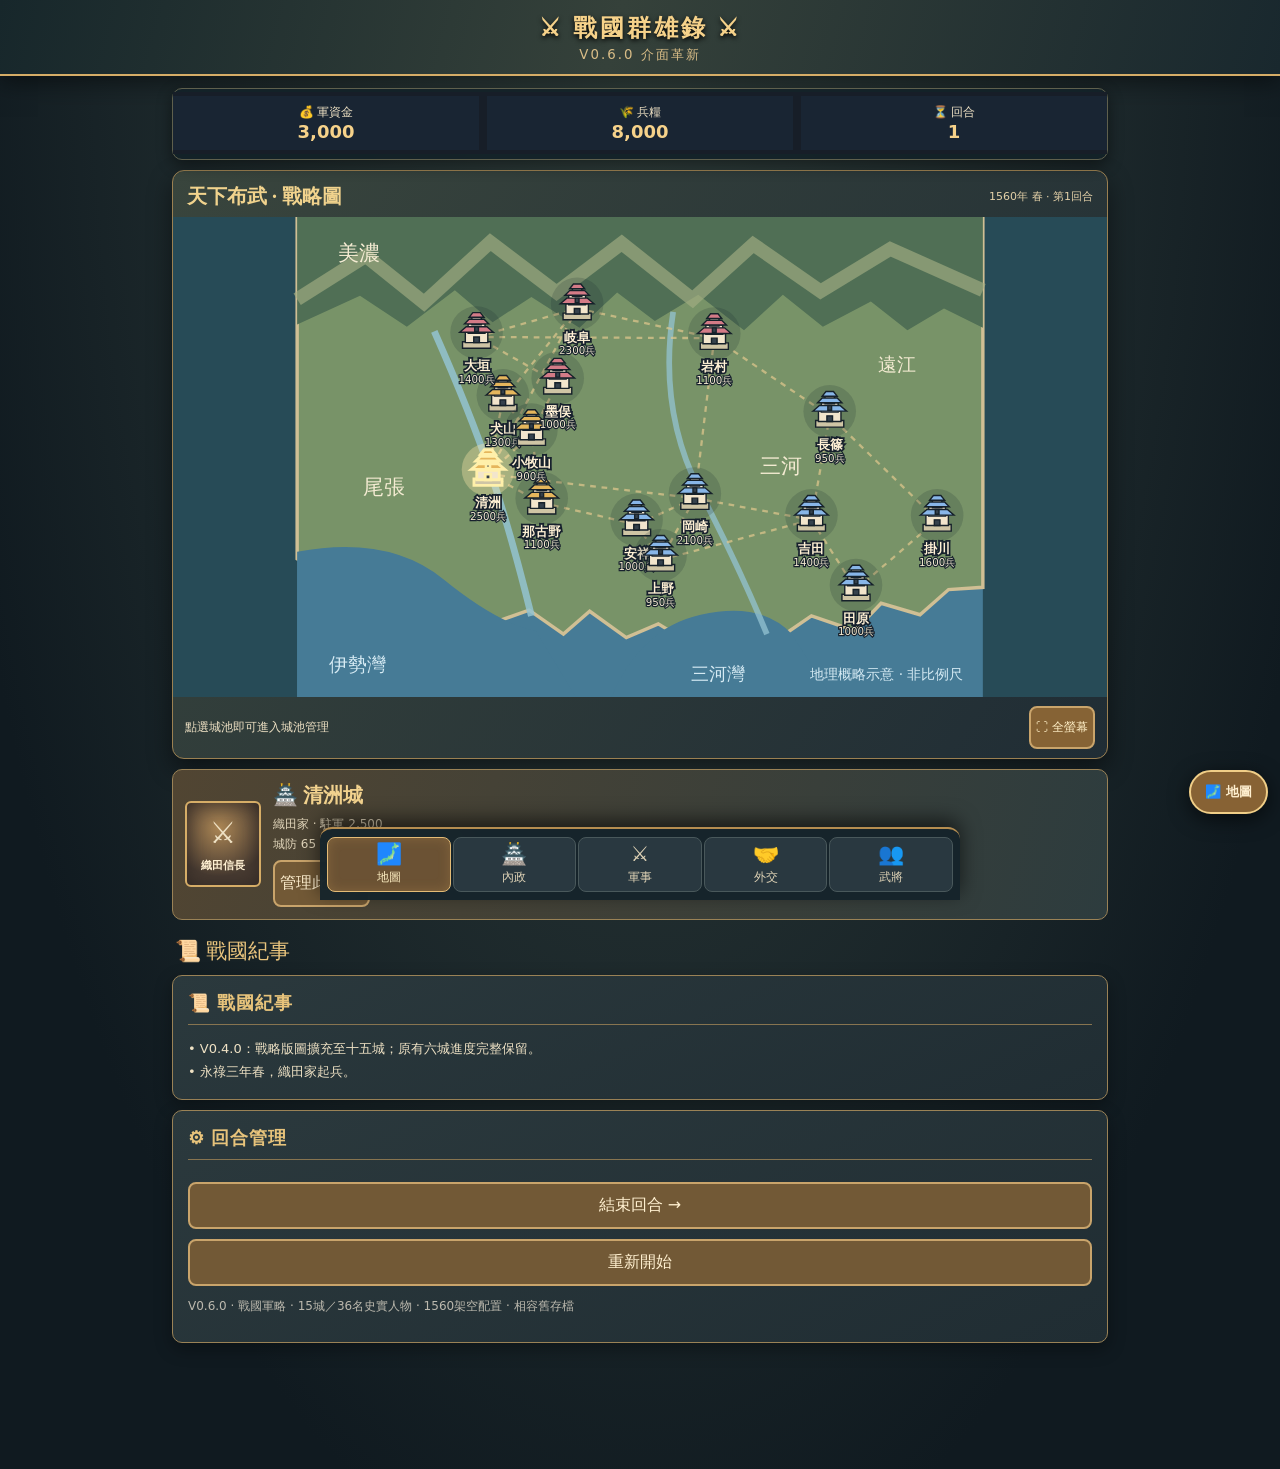
<file: sengoku_v060_index.html>
<!doctype html><html lang="zh-Hant"><head><meta charset="utf-8"><meta name="viewport" content="width=device-width,initial-scale=1"><title>戰國群雄錄 V0.6.0</title><style>*{box-sizing:border-box}body{margin:0;background:#171e28;color:#f2e5c5;font-family:system-ui}header{text-align:center;background:#293447;padding:16px;border-bottom:3px solid #c6a268}h1{font-size:25px;color:#f6d28a;margin:0}small,.hint{color:#bcb9ae}main{max-width:560px;margin:auto;padding:12px}.panel{background:#283445;border:2px solid #647082;padding:13px;margin:12px 0;border-radius:5px}h2{font-size:18px;color:#f6d28a;margin:0 0 12px}.stats,.map,.actions{display:grid;grid-template-columns:repeat(2,1fr);gap:8px}.stats{grid-template-columns:repeat(3,1fr);position:sticky;top:0;z-index:100;background:#171e28;padding:8px 0 9px;margin:-8px 0 8px;box-shadow:0 6px 12px rgba(0,0,0,.4);border-bottom:1px solid #c6a268}.stats .stat{padding:8px 3px}.stats .stat b{font-variant-numeric:tabular-nums;font-size:clamp(14px,4vw,18px)}.stats .stat.low b{color:#ff8d81}.stat{text-align:center;background:#192533;padding:10px 3px;font-size:12px}.stat b{display:block;color:#f6d28a;font-size:18px}button,select{font:inherit}button{background:#725936;border:2px solid #c9a46b;color:#fff0d0;padding:11px 5px;border-radius:4px;cursor:pointer}button:disabled{opacity:.35}.castle{background:#26394b;min-height:75px}.castle.enemy{background:#563b48}.castle.active{outline:3px solid #f6d28a}.castle strong{display:block}.castle span{font-size:12px}.full{width:100%;margin-top:10px}.officer{background:#192533;padding:11px;margin:9px 0;border-left:4px solid #c9a46b}.officer b{color:#f6d28a}select{width:100%;padding:10px;background:#192533;color:white;border:1px solid #8893a0;margin:8px 0}.log{font-size:13px;line-height:1.8;max-height:220px;overflow:auto}.hint{font-size:12px}
/* V0.6.0：僅資源列固定，地圖獨立全螢幕，不依捲動縮放 */
.hud{position:sticky;top:0;z-index:110;background:#171e28;padding:3px 0 5px;box-shadow:0 6px 15px #0009}
.hud .stats{position:static;top:auto;box-shadow:none;margin:0;padding:4px 0;border-bottom:0}
.map-launch{display:flex;align-items:center;justify-content:space-between;gap:8px;background:#253b3e;border:1px solid #aa9163;border-radius:6px;margin:10px 0;padding:10px 12px}
.map-launch strong{color:#f6d28a;font-size:14px}
.map-launch button{padding:9px 13px;white-space:nowrap}
.map-dialog{position:fixed;inset:0;z-index:1000;background:#111b26;display:none;flex-direction:column;overflow:hidden}
.map-dialog.open{display:flex}
.map-dialog-header{display:flex;align-items:center;justify-content:space-between;gap:10px;padding:calc(10px + env(safe-area-inset-top)) 12px 10px;background:#293447;border-bottom:2px solid #b99d70}
.map-dialog-header strong{color:#f6d28a;font-size:16px}
.map-dialog-header button{padding:9px 15px}
.map-dialog-body{flex:1;min-height:0;display:flex;align-items:center;justify-content:center;padding:8px;overflow:auto}
.map-dialog #mapCanvas{max-height:100%}.map-dialog .map-scene{display:block;width:100%;height:auto;max-width:900px;max-height:100%;aspect-ratio:600/420;touch-action:manipulation}
.map-dialog-footer{padding:10px 12px calc(10px + env(safe-area-inset-bottom));background:#293447;border-top:1px solid #647082}
.map-dialog-footer p{margin:0 0 7px;font-size:12px;color:#ddd3b9}
.map-dialog-footer button{width:100%}
body.map-open{overflow:hidden}
.map-fab{position:fixed;right:calc(15px + env(safe-area-inset-right));bottom:calc(18px + env(safe-area-inset-bottom));z-index:450;border-radius:999px;background:#876234;border:2px solid #f0ce87;box-shadow:0 5px 20px #0009;padding:13px 17px;font-weight:700;min-width:100px}
body.map-open .map-fab{display:none}
main{padding-bottom:80px}
.war-options{display:grid;grid-template-columns:repeat(2,minmax(0,1fr));gap:8px}
.war-options label{font-size:12px;color:#e8d8b2}
.war-options select{margin:5px 0 8px}
.war-preview{padding:10px;border:1px solid #647082;background:#1b2a38;border-radius:5px;font-size:12px;line-height:1.8}
.war-report{background:#202d3b;border-left:3px solid #d9ad64;padding:10px;margin:10px 0;font-size:12px;line-height:1.65}
.personnel-card{background:#192533;border:1px solid #536578;border-radius:5px;padding:10px;margin:8px 0}
.personnel-card b{color:#f6d28a}.personnel-card p{font-size:12px;margin:5px 0;line-height:1.55}
.personnel-chip{font-size:11px;color:#d8c69c}.personnel-list{max-height:370px;overflow:auto}
.personnel-actions{display:grid;grid-template-columns:repeat(2,minmax(0,1fr));gap:8px}
.personnel-actions button{font-size:13px;padding:9px 4px}
.personnel-subtitle{margin:14px 0 6px;color:#f6d28a;font-size:14px}

.map-node{cursor:pointer;outline:none}
.map-node .marker{stroke:#16212a;stroke-width:1.5}
.map-node.selected .marker{stroke:#fff0aa;stroke-width:3}
.map-node:focus .marker{stroke:#fff;stroke-width:3}
.map-label{font:700 11px system-ui,sans-serif;paint-order:stroke;stroke:#17212d;stroke-width:3px;fill:#fff1d5}
.map-troops{font:9px system-ui,sans-serif;paint-order:stroke;stroke:#17212d;stroke-width:2px;fill:#f4ead0}
@media(max-width:390px){.map-label{font-size:11px}.map-troops{font-size:9px}}

/* V0.6.0 戰國卷軸 UI — interface only; game data and mechanics preserved */
:root{--ink:#121b20;--panel:#24313a;--gold:#d6ad67;--paper:#eee1c4;--line:#756448}
body{background:radial-gradient(ellipse at top,#33423f 0%,#101a20 78%);color:var(--paper);font-family:-apple-system,BlinkMacSystemFont,'Noto Sans TC',system-ui,sans-serif}
header{background:linear-gradient(105deg,#17272b,#35413a 48%,#19282e);border-bottom:2px solid var(--gold);padding:12px 10px 10px;box-shadow:0 5px 24px #0008}
header h1{font-family:serif;font-size:24px;letter-spacing:3px;text-shadow:0 2px 5px #000}
header small{color:#d9bd87;letter-spacing:2px}
main{max-width:960px;padding:12px 12px 116px}
.panel{background:linear-gradient(155deg,#2b393d,#202d33);border:1px solid #9a8256;border-radius:10px;box-shadow:0 6px 18px #0005;padding:15px}
.panel h2{font-family:serif;color:#e7c37b;letter-spacing:1px;border-bottom:1px solid #877450;padding-bottom:9px}
button{border-radius:8px;min-height:41px;touch-action:manipulation}
button:active{transform:scale(.985)}
select{min-height:43px;border-radius:7px}
.hud{position:sticky;top:0;z-index:100;background:#142229f2;border:1px solid #5f604d;border-radius:10px;backdrop-filter:blur(12px);box-shadow:0 5px 15px #0007}
.map-launch{display:none!important}
.map-fab{bottom:calc(86px + env(safe-area-inset-bottom));right:12px;min-width:unset;padding:11px 14px;font-size:13px}
.sengoku-hero{background:linear-gradient(125deg,#39453d,#202d35);border:1px solid #9b8051;border-radius:12px;overflow:hidden;margin:10px 0;box-shadow:0 10px 25px #0007}
.sengoku-hero-top{display:flex;justify-content:space-between;align-items:center;padding:12px 14px 7px;gap:8px}
.sengoku-hero-top strong{font-family:serif;font-size:20px;color:#f1d38d}
.sengoku-hero-top small{color:#e4d1a8;font-size:11px}
.sengoku-hero-map{background:#274b57;overflow:hidden}
.sengoku-hero-map .map-scene{display:block;width:100%;height:auto;max-height:390px}
.sengoku-hero-map .map-node{cursor:pointer}
.sengoku-hero-foot{display:flex;gap:8px;justify-content:space-between;align-items:center;padding:9px 12px;font-size:12px}
.sengoku-hero-foot button{background:#866335;color:#fff0c8;white-space:nowrap}
.ui-tabs{position:fixed;bottom:0;left:0;right:0;z-index:430;display:grid;grid-template-columns:repeat(5,minmax(0,1fr));gap:2px;padding:8px 7px calc(8px + env(safe-area-inset-bottom));background:#15242bf5;border-top:2px solid #b58d50;box-shadow:0 -7px 20px #0009;backdrop-filter:blur(12px)}
.ui-tabs button{font-size:12px;display:flex;flex-direction:column;align-items:center;justify-content:center;gap:3px;min-width:0;min-height:54px;padding:5px 0;background:#293840;color:#dfd3b6;border:1px solid #49585b;border-radius:8px}
.ui-tabs button.active{background:#6b5234;color:#fff0c4;border-color:#e4bb76;box-shadow:inset 0 0 12px #b78c4d55}
.ui-tabs .tab-icon{font-size:21px;line-height:1.1}
.ui-screen[hidden]{display:none!important}
.ui-screen{animation:screenFade .15s ease-out}
@keyframes screenFade{from{opacity:.6;transform:translateY(4px)}to{opacity:1;transform:none}}
.ui-city-summary{display:flex;align-items:center;gap:12px;padding:12px;background:linear-gradient(105deg,#514532,#2d3c3e);border:1px solid #9a8256;border-radius:10px;margin:10px 0}
.ui-portrait{width:76px;height:86px;flex-shrink:0;display:flex;flex-direction:column;align-items:center;justify-content:center;background:radial-gradient(circle at 45% 30%,#aa8554,#493c32 70%);border:2px solid #d6ad67;border-radius:6px;box-shadow:inset 0 0 20px #201a1a9c}
.ui-portrait .crest{font-size:30px;line-height:1.2}.ui-portrait .portrait-name{font-size:11px;color:#fff1d3;margin-top:7px;font-weight:700}
.ui-city-summary strong{font-family:serif;font-size:20px;color:#f2d28e}
.ui-city-summary p{font-size:12px;line-height:1.7;margin:5px 0;color:#e2d6bb}
.ui-screen-title{font-family:serif;color:#e9c47d;font-size:21px;margin:17px 3px 9px}
.ui-screen .panel{margin:10px 0}
.ui-screen .personnel-list{max-height:none}
.ui-screen .officer{border-color:#8d744c}
.ui-screen .actions{gap:8px}
.ui-screen .actions button{font-size:13px}
.ui-battle-overlay{position:fixed;inset:0;z-index:1100;background:#080f15db;display:flex;align-items:center;justify-content:center;padding:18px;backdrop-filter:blur(8px)}
.ui-battle-overlay[hidden]{display:none!important}
.ui-battle-card{width:min(440px,100%);background:linear-gradient(145deg,#35413c,#1a2932);border:2px solid #d2ab6a;border-radius:14px;padding:20px;box-shadow:0 20px 70px #000b;text-align:center}
.ui-battle-banner{font-family:serif;font-size:29px;letter-spacing:3px;color:#f3d58d;margin:10px 0}
.ui-battle-sub{font-size:13px;color:#e5d5b8;line-height:1.9}
.ui-battle-stats{display:grid;grid-template-columns:1fr 1fr;gap:8px;margin:15px 0}
.ui-battle-stat{padding:10px;background:#15252c;border:1px solid #65716c;border-radius:8px;font-size:12px}
.ui-battle-stat b{display:block;font-size:19px;color:#f3d58d}
.ui-battle-card button{width:100%;background:#87633c;color:#fff4d9}
@media(min-width:720px){.sengoku-hero-map .map-scene{max-height:480px}.ui-tabs{left:50%;transform:translateX(-50%);max-width:760px;border-radius:12px 12px 0 0}}
@media(max-width:370px){.ui-tabs button{font-size:10px}.ui-portrait{width:65px}}
</style></head><body><header><h1>⚔ 戰國群雄錄 ⚔</h1><small>V0.6.0 介面革新</small></header><main id="game"></main><nav id="uiTabs" class="ui-tabs" aria-label="遊戲功能選單"></nav><div id="battleOverlay" class="ui-battle-overlay" hidden role="dialog" aria-modal="true" aria-label="戰鬥結果"><div class="ui-battle-card" id="battleResult"></div></div><button class="map-fab" type="button" onclick="openMap()" aria-label="隨時開啟戰略地圖">🗾 地圖</button>
<div id="mapDialog" class="map-dialog" role="dialog" aria-modal="true" aria-label="戰略地圖" aria-hidden="true">
 <div class="map-dialog-header"><strong id="mapEra">戰略地圖</strong><button id="mapClose" type="button" onclick="closeMap()">✕ 關閉</button></div>
 <div class="map-dialog-body"><div id="mapCanvas" style="width:100%;display:flex;align-items:center;justify-content:center"></div></div>
 <div class="map-dialog-footer"><p id="mapSelection">請點選城池</p><button type="button" onclick="closeMap()">返回內政與軍事操作</button></div>
</div><script>
'use strict';
const OFFICERS=[
{id:1,n:'織田信長',f:'織田',c:92,w:85,i:91,p:96,t:'天下布武'},
{id:2,n:'柴田勝家',f:'織田',c:88,w:94,i:65,p:58,t:'鬼柴田'},
{id:3,n:'丹羽長秀',f:'織田',c:78,w:68,i:82,p:89,t:'米五郎左'},
{id:4,n:'池田恆興',f:'織田',c:75,w:76,i:71,p:69,t:'忠義'},
{id:5,n:'森可成',f:'織田',c:82,w:88,i:67,p:61,t:'攻勢'},
{id:6,n:'佐久間信盛',f:'織田',c:76,w:69,i:70,p:73,t:'守備'},
{id:7,n:'齋藤義龍',f:'齋藤',c:84,w:78,i:80,p:76,t:'美濃守護'},
{id:8,n:'稻葉一鐵',f:'齋藤',c:81,w:82,i:75,p:71,t:'堅守'},
{id:9,n:'安藤守就',f:'齋藤',c:77,w:70,i:80,p:76,t:'智將'},
{id:10,n:'今川義元',f:'今川',c:85,w:65,i:87,p:93,t:'東海道一弓取'},
{id:11,n:'松平元康',f:'今川',c:89,w:80,i:84,p:86,t:'三河武士'},
{id:12,n:'朝比奈泰朝',f:'今川',c:80,w:77,i:72,p:70,t:'忠臣'} 
,{id:13,n:'氏家卜全',f:'齋藤',c:76,w:73,i:72,p:74,t:'西美濃三人眾'}
,{id:14,n:'酒井忠次',f:'今川',c:83,w:74,i:82,p:82,t:'三河宿老'}
,{id:15,n:'石川數正',f:'今川',c:72,w:63,i:83,p:86,t:'交涉巧者'}
,{id:16,n:'朝比奈泰能',f:'今川',c:74,w:67,i:73,p:77,t:'遠江守護'}
,{id:17,n:'岡部元信',f:'今川',c:85,w:83,i:71,p:64,t:'勇將'}
,{id:18,n:'菅沼定盈',f:'今川',c:73,w:76,i:74,p:66,t:'山城守備'}
,{id:19,n:'羽柴秀吉',f:'織田',c:86,w:61,i:94,p:96,t:'築城名手'}
,{id:20,n:'前田利家',f:'織田',c:83,w:91,i:69,p:76,t:'槍之又左'}
,{id:21,n:'佐佐成政',f:'織田',c:79,w:85,i:67,p:66,t:'猛將'}
,{id:22,n:'瀧川一益',f:'織田',c:86,w:81,i:86,p:77,t:'進退自在'}
,{id:23,n:'蜂須賀正勝',f:'織田',c:76,w:75,i:84,p:79,t:'川並眾'}
,{id:24,n:'齋藤龍興',f:'齋藤',c:48,w:45,i:43,p:41,t:'年少家督'}
,{id:25,n:'竹中半兵衛',f:'齋藤',c:78,w:55,i:97,p:88,t:'今孔明'}
,{id:26,n:'明智光秀',f:'齋藤',c:83,w:71,i:91,p:88,t:'才智'}
,{id:27,n:'太原雪齋',f:'今川',c:75,w:45,i:96,p:94,t:'軍師'}
,{id:28,n:'井伊直盛',f:'今川',c:75,w:76,i:71,p:67,t:'遠江武士'},
{id:29,n:'山內一豐',f:'浪人',c:71,w:70,i:69,p:76,t:'忠節'},
{id:30,n:'可兒才藏',f:'浪人',c:76,w:95,i:61,p:49,t:'笹之才藏'},
{id:31,n:'藤堂高虎',f:'浪人',c:88,w:81,i:85,p:91,t:'築城巧者'},
{id:32,n:'蒲生氏鄉',f:'浪人',c:87,w:85,i:84,p:88,t:'文武兩道'},
{id:33,n:'黑田官兵衛',f:'浪人',c:86,w:55,i:98,p:92,t:'軍師'},
{id:34,n:'細川藤孝',f:'浪人',c:76,w:67,i:92,p:91,t:'文武通達'},
{id:35,n:'島左近',f:'浪人',c:92,w:91,i:85,p:69,t:'鬼左近'},
{id:36,n:'本多正信',f:'浪人',c:64,w:40,i:93,p:95,t:'智謀'}];
const BASE=[['清洲','織田',2500,65,1],['犬山','織田',1300,50,2],['岐阜','齋藤',2300,75,7],['岩村','齋藤',1100,55,8],['岡崎','今川',2100,65,11],['吉田','今川',1400,50,12]];
const EXTRA_BASE=[
 ['那古野','織田',1100,48,4],['小牧山','織田',900,42,5],
 ['墨俣','齋藤',1000,46,9],['大垣','齋藤',1400,57,13],
 ['安祥','今川',1000,49,14],['上野','今川',950,46,15],
 ['田原','今川',1000,52,16],['掛川','今川',1600,58,17],
 ['長篠','今川',950,57,18]
];
const ALL_BASE=BASE.concat(EXTRA_BASE);
const ROADS=[[0,1],[0,2],[0,4],[1,2],[2,3],[3,4],[4,5],
 [0,6],[0,7],[1,7],[6,7],[6,10],[7,8],[8,9],[9,2],[9,3],
 [4,10],[4,11],[10,11],[11,5],[5,12],[5,14],[12,13],[13,14],[3,14]],KEY='sengoku_v02_save';let g;
const officer=id=>OFFICERS.find(o=>o.id===id)||{id:0,n:'守城代官',f:'中立',c:50,w:50,i:50,p:50,t:'守備'};
const nearby=id=>ROADS.filter(r=>r.includes(id)).map(r=>r[0]===id?r[1]:r[0]);
const owned=()=>g.cities.filter(c=>c.owner==='織田');
const FACTIONS=['織田','齋藤','今川'];
const pair=(a,b)=>[a,b].sort().join('|');
function diplomacyDefaults(){return {relations:{[pair('織田','齋藤')]:-35,[pair('織田','今川')]:-45,[pair('齋藤','今川')]:5},alliances:{},truces:{},credit:100}}
function relation(a,b){return g.diplomacy.relations[pair(a,b)]??0}
function setRelation(a,b,v){g.diplomacy.relations[pair(a,b)]=Math.max(-100,Math.min(100,Math.round(v)))}
function active(t,a,b){return (g.diplomacy[t][pair(a,b)]||0)>g.turn}
function peaceful(a,b){return active('alliances',a,b)||active('truces',a,b)}
function fresh(){return{turn:1,gold:3000,rice:8000,selected:0,used:false,over:false,cities:ALL_BASE.map((x,id)=>({id,name:x[0],owner:x[1],troops:x[2],def:x[3],officer:x[4],farm:1,trade:1,units:{foot:x[2],horse:0,gun:0},morale:75,siege:0})),war:{},logs:['永祿三年春，織田家起兵。'],reserve:[],aiSupply:{'齋藤':2000,'今川':2000},diplomacy:diplomacyDefaults(),personnel:Object.fromEntries(OFFICERS.map(o=>[o.id,{faction:o.f,loyalty:o.f==='浪人'?0:Math.min(95,65+Math.floor(o.p/5)),xp:0}])),uiSelections:{}}}
function normalize(){if(!g||!Array.isArray(g.cities)||g.cities.length<6){g=fresh();return}
if(g.cities.length<ALL_BASE.length){
 const originalCount=g.cities.length;
 for(let id=originalCount;id<ALL_BASE.length;id++){
  const x=ALL_BASE[id];
  g.cities.push({id,name:x[0],owner:x[1],troops:x[2],def:x[3],officer:x[4],farm:1,trade:1});
 }
 g.logs=Array.isArray(g.logs)?g.logs:[];
 g.logs.unshift('V0.6.0：戰略版圖擴充至十五城；原有六城進度完整保留。');
 if(g.over&&g.cities.slice(0,6).every(c=>c.owner==='織田'))g.over=false;
}if(!g.diplomacy||typeof g.diplomacy!=='object')g.diplomacy=diplomacyDefaults();let defaults=diplomacyDefaults();for(const k of ['relations','alliances','truces'])if(!g.diplomacy[k]||typeof g.diplomacy[k]!=='object')g.diplomacy[k]=defaults[k];for(const [k,v] of Object.entries(defaults.relations))if(!Number.isFinite(g.diplomacy.relations[k]))g.diplomacy.relations[k]=v;if(!Number.isFinite(g.diplomacy.credit))g.diplomacy.credit=100;g.logs=Array.isArray(g.logs)?g.logs:[];g.reserve=Array.isArray(g.reserve)?g.reserve:[];g.aiSupply=g.aiSupply||{'齋藤':2000,'今川':2000};g.uiSelections=g.uiSelections&&typeof g.uiSelections==='object'?g.uiSelections:{};g.selected=Number.isInteger(g.selected)&&g.selected>=0&&g.selected<g.cities.length?g.selected:0;let seen=new Set();for(const c of g.cities){if(!OFFICERS.some(o=>o.id===c.officer)||seen.has(c.officer))c.officer=0;if(c.officer)seen.add(c.officer);c.troops=Math.max(0,Number(c.troops)||0)}g.reserve=[...new Set(g.reserve)].filter(id=>OFFICERS.some(o=>o.id===id)&&!seen.has(id));
if(!g.personnel||typeof g.personnel!=='object')g.personnel={};
for(const o of OFFICERS){let k=String(o.id),entry=g.personnel[k];if(!entry||typeof entry!=='object'){
 let city=g.cities.find(c=>c.officer===o.id),f=city?city.owner:g.reserve.includes(o.id)?'織田':o.f;
 entry={faction:f==='浪人'?'浪人':f,loyalty:f==='浪人'?0:Math.min(95,65+Math.floor(o.p/5)),xp:0};g.personnel[k]=entry;
}
if(!['織田','齋藤','今川','浪人'].includes(entry.faction))entry.faction=o.f;
entry.loyalty=Math.max(0,Math.min(100,Number(entry.loyalty)||0));entry.xp=Math.max(0,Number(entry.xp)||0);
}
for(const c of g.cities){if(c.officer){g.personnel[c.officer].faction=c.owner}}
for(const id of g.reserve){if(g.personnel[id])g.personnel[id].faction='織田'}
if(!g.war||typeof g.war!=='object')g.war={};
for(const c of g.cities){
 if(!c.units||typeof c.units!=='object'){
  c.units={foot:Math.max(0,Math.round(c.troops)),horse:0,gun:0};
 }
 for(const k of ['foot','horse','gun'])c.units[k]=Math.max(0,Math.floor(Number(c.units[k])||0));
 c.troops=unitTotal(c.units);
 c.morale=Math.max(20,Math.min(100,Number.isFinite(Number(c.morale))?Number(c.morale):75));
 c.siege=Math.max(0,Math.min(100,Number(c.siege)||0));
}

}
function selectedTarget(id){
 const el=document.getElementById(id);
 if(!el)return;
 if(!g.uiSelections||typeof g.uiSelections!=='object')g.uiSelections={};
 g.uiSelections[id]=el.value;
 save();
}
function optionSelected(id,value){
 return g.uiSelections&&String(g.uiSelections[id])===String(value)?' selected':'';
}
function save(){try{localStorage.setItem(KEY,JSON.stringify(g))}catch(e){}}
function load(){try{g=JSON.parse(localStorage.getItem(KEY))||fresh()}catch(e){g=fresh()}normalize();save();render()}
function log(s){g.logs.unshift(s);g.logs=g.logs.slice(0,35)}
function selectCity(id){g.selected=id;save();render()}
function ready(){if(g.over){alert('遊戲已結束');return false}return true}
function doDomesticAction(type){if(!ready())return;let c=g.cities[g.selected];if(c.owner!=='織田')return alert('只能管理織田家城池');let bonus=1+Math.max(0,officer(c.officer).p-60)/200+(c.officer?Math.max(0,loyaltyOf(c.officer)-60)/500:0);if(type==='farm'){if(g.gold<300)return alert('金錢不足');g.gold-=300;c.farm++;log(c.name+'開墾農田')}else if(type==='trade'){if(g.gold<350)return alert('金錢不足');g.gold-=350;c.trade++;log(c.name+'發展商業')}else if(type==='def'){if(c.def>=100)return alert('城防已達上限');if(g.gold<250)return alert('金錢不足');g.gold-=250;c.def=Math.min(100,c.def+12*bonus);log(c.name+'修築城防')}else if(type==='recruit'){if(g.gold<400||g.rice<300)return alert('資源不足');g.gold-=400;g.rice-=300;const qty=Math.round(500*bonus);c.units.foot+=qty;c.troops=unitTotal(c.units);log(c.name+'徵募足輕')}else return;save();render()}
function factionOf(id){return g.personnel[id]?.faction||officer(id).f}
function loyaltyOf(id){return g.personnel[id]?.loyalty??70}
function setPersonnelChoice(id){selectedTarget(id)}
function rewardOfficer(){
 if(!ready())return;let el=document.getElementById('rewardOfficer');if(!el||!el.value)return alert('請先選擇家臣');
 let id=Number(el.value);selectedTarget('rewardOfficer');if(factionOf(id)!=='織田')return alert('只能賞賜本家家臣');
 if(g.gold<200)return alert('軍資金不足，需要200金');
 if(loyaltyOf(id)>=100)return alert('忠誠度已達100');
 g.gold-=200;g.personnel[id].loyalty=Math.min(100,loyaltyOf(id)+12);g.personnel[id].xp+=2;
 log('賞賜'+officer(id).n+'200金，忠誠提升至'+loyaltyOf(id));save();render();
}
function recruitOfficer(){
 if(!ready())return;let el=document.getElementById('recruitOfficer');if(!el||!el.value)return alert('目前沒有可登用的浪人');
 let id=Number(el.value);selectedTarget('recruitOfficer');if(factionOf(id)!=='浪人')return alert('此武將目前不在浪人名單');
 if(g.gold<500)return alert('登用需要500金');
 g.gold-=500;
 const o=officer(id),political=officer(g.cities[g.selected].officer).p;
 const chance=Math.min(.86,Math.max(.25,.42+(political-65)/300+(o.p<70?.10:0)-(o.p>90?.09:0)));
 if(Math.random()<chance){g.personnel[id].faction='織田';g.personnel[id].loyalty=65+Math.floor(Math.random()*16);g.personnel[id].xp+=4;
  if(!g.reserve.includes(id))g.reserve.push(id);log('成功登用'+o.n+'！忠誠度'+loyaltyOf(id));
 }else log('登用'+o.n+'失敗，花費500金');save();render();
}
function personnelPanel(){
 const ours=OFFICERS.filter(o=>factionOf(o.id)==='織田'),ronin=OFFICERS.filter(o=>factionOf(o.id)==='浪人');
 const options=ours.map(o=>`<option value="${o.id}"${optionSelected('rewardOfficer',o.id)}>${o.n}｜忠誠${loyaltyOf(o.id)}</option>`).join('');
 const roninOpts=ronin.map(o=>`<option value="${o.id}"${optionSelected('recruitOfficer',o.id)}>${o.n}｜智略${o.i} 政治${o.p}</option>`).join('');
 const cards=ours.map(o=>{let city=g.cities.find(c=>c.officer===o.id),loc=city?city.name+'城主':'待命家臣';return `<div class="personnel-card"><b>${o.n}</b><span class="personnel-chip">　${loc} · 忠誠 ${loyaltyOf(o.id)}/100</span><p>統率 ${o.c}｜武勇 ${o.w}｜智略 ${o.i}｜政治 ${o.p} · 經驗 ${g.personnel[o.id]?.xp||0}</p><p>特性：${o.t}</p></div>`}).join('');
 return `<section class="panel"><h2>👥 家臣團與武將管理</h2><p class="hint">標準模式：登用消耗500金、賞賜消耗200金；城主每城最多一名。低忠誠度家臣可能離去。</p><p class="personnel-subtitle">本家家臣（${ours.length}名）</p><div class="personnel-list">${cards||'<p>暫無家臣</p>'}</div>${!g.over?`<p class="personnel-subtitle">🎁 賞賜家臣</p>${ours.length?`<select id="rewardOfficer" onchange="setPersonnelChoice('rewardOfficer')">${options}</select><button class="full" onclick="rewardOfficer()">賞賜 200金（忠誠 +12）</button>`:'<p>沒有可賞賜的家臣</p>'}<p class="personnel-subtitle">📜 招募浪人（${ronin.length}名）</p>${ronin.length?`<select id="recruitOfficer" onchange="setPersonnelChoice('recruitOfficer')">${roninOpts}</select><button class="full" onclick="recruitOfficer()">嘗試登用 500金</button>`:'<p>目前沒有可登用的浪人</p>'}`:''}</section>`;
}
function personnelTurn(){
 for(const o of OFFICERS){const p=g.personnel[o.id];if(!p||p.faction==='浪人')continue;
  const isCity=g.cities.some(c=>c.officer===o.id);
  if(p.faction==='織田'){
   p.xp+=(isCity?3:1);
   if(p.loyalty<28&&Math.random()<.12){p.faction='浪人';p.loyalty=0;g.reserve=g.reserve.filter(id=>id!==o.id);
    for(const c of g.cities)if(c.officer===o.id)c.officer=0;
    log(o.n+'因忠誠不足離開織田家');
   }
  }else if(p.loyalty<40)p.loyalty=Math.min(85,p.loyalty+2);
 }
 // Opponents occasionally recruit one wandering officer; no frequent player-poaching.
 if(Math.random()<.13){let available=OFFICERS.filter(o=>factionOf(o.id)==='浪人');let factions=['齋藤','今川'].filter(f=>g.cities.some(c=>c.owner===f));
  if(available.length&&factions.length){let o=available[Math.floor(Math.random()*available.length)],f=factions[Math.floor(Math.random()*factions.length)];
   g.personnel[o.id].faction=f;g.personnel[o.id].loyalty=66;log(f+'家登用浪人'+o.n);
  }
 }
}
function appoint(){
 if(!ready())return;
 const c=g.cities[g.selected];if(c.owner!=='織田')return alert('只能任命本家城池');
 const el=document.getElementById('officers');if(!el||!el.value)return alert('沒有可任命的家臣');
 const id=Number(el.value),o=officer(id);
 if(factionOf(id)!=='織田')return alert('這名武將不屬於本家');
 if(c.officer===id)return alert(o.n+'已是本城城主');
 const former=g.cities.find(x=>x.officer===id&&x.id!==c.id);
 const replaced=c.officer;
 let msg='確定任命'+o.n+'為'+c.name+'城主？';
 if(former)msg+='\n將解除其在'+former.name+'的城主職務。';
 if(replaced)msg+='\n原城主'+officer(replaced).n+'將改為待命家臣。';
 if(!confirm(msg))return;
 if(former)former.officer=0;
 if(replaced&&!g.reserve.includes(replaced))g.reserve.push(replaced);
 c.officer=id;g.reserve=g.reserve.filter(x=>x!==id);
 g.personnel[id].xp+=3;
 log(o.n+(former?'由'+former.name+'調任':'就任')+c.name+'城主'+(replaced?'；'+officer(replaced).n+'卸任':''));
 save();render();
}
function dismissCastellan(){
 if(!ready())return;
 const c=g.cities[g.selected];if(c.owner!=='織田'||!c.officer)return alert('本城目前沒有可解除任命的城主');
 const id=c.officer;if(!confirm('解除'+officer(id).n+'的'+c.name+'城主職務？\n武將會留在本家家臣團。'))return;
 c.officer=0;if(!g.reserve.includes(id))g.reserve.push(id);
 log(officer(id).n+'卸任'+c.name+'城主，轉為待命家臣');save();render();
}
function swapCastellans(){
 if(!ready())return;
 const a=g.cities[g.selected];if(a.owner!=='織田'||!a.officer)return alert('本城必須有城主才能交換');
 const el=document.getElementById('swapCity');if(!el||!el.value)return alert('請選擇交換的城池');
 const b=g.cities[Number(el.value)];if(!b||b.owner!=='織田'||!b.officer||a.id===b.id)return alert('目標必須是另一座已有城主的本家城池');
 if(!confirm('確定交換'+a.name+'的'+officer(a.officer).n+'與'+b.name+'的'+officer(b.officer).n+'？'))return;
 const old=a.officer;a.officer=b.officer;b.officer=old;
 log(a.name+'與'+b.name+'交換城主：'+officer(a.officer).n+'、'+officer(b.officer).n);save();render();
}
const UNIT_INFO={
 foot:{name:'足輕',power:1,defense:1.05,cost:400,rice:300,number:500},
 horse:{name:'騎馬隊',power:1.65,defense:1.05,cost:700,rice:450,number:240},
 gun:{name:'鐵砲隊',power:1.9,defense:.8,cost:900,rice:600,number:180}
};
const TACTICS={
 balanced:{name:'正面進軍',attack:1,defense:1,loss:1,wall:1,skill:0},
 assault:{name:'強攻',attack:1.28,defense:.88,loss:1.25,wall:1.25,skill:0},
 siege:{name:'包圍',attack:.86,defense:1.08,loss:.70,wall:2.2,skill:0},
 surprise:{name:'奇襲',attack:1.05,defense:.93,loss:.90,wall:1.1,skill:1}
};
function unitTotal(u){return ['foot','horse','gun'].reduce((n,k)=>n+(Math.max(0,Number(u?.[k])||0)),0)}
const COUNTER={foot:'horse',horse:'gun',gun:'foot'};
const UNIT_NAMES={foot:'足輕',horse:'騎馬',gun:'鐵砲'};
const TRAIT_EFFECTS={
 '鬼柴田':{attack:1.13,desc:'強攻戰力＋13%'},
 '槍之又左':{foot:1.18,desc:'足輕戰力＋18%'},
 '笹之才藏':{foot:1.18,desc:'足輕戰力＋18%'},
 '進退自在':{surprise:1.16,desc:'奇襲戰力＋16%'},
 '今孔明':{siege:1.20,desc:'包圍戰力＋20%'},
 '軍師':{siege:1.20,desc:'包圍戰力＋20%'},
 '築城名手':{defense:1.12,desc:'守城戰力＋12%'},
 '築城巧者':{defense:1.12,desc:'守城戰力＋12%'},
 '堅守':{defense:1.15,desc:'守城戰力＋15%'},
 '山城守備':{defense:1.15,desc:'守城戰力＋15%'},
 '三河武士':{defense:1.10,desc:'守城戰力＋10%'},
 '鬼左近':{attack:1.12,desc:'進攻戰力＋12%'},
 '東海道一弓取':{attack:1.08,desc:'進攻戰力＋8%'},
 '才智':{surprise:1.12,desc:'奇襲戰力＋12%'},
 '智謀':{surprise:1.12,desc:'奇襲戰力＋12%'}
};
function traitInfo(o){return TRAIT_EFFECTS[o.t]||{desc:'以武將能力參與戰鬥'}}
function armyPower(u,attacking=true,enemyUnits=null){
 let total=0;
 for(const k of ['foot','horse','gun']){
  const base={foot:1,horse:1.65,gun:1.9}[k]*(attacking?1:{foot:1.05,horse:1.05,gun:.8}[k]);
  const enemy=enemyUnits?unitTotal(enemyUnits):0;
  const target=enemy?Math.max(0,enemyUnits[COUNTER[k]]||0)/enemy:0;
  // Counter bonus: up to +30% when the opponent relies entirely on the vulnerable unit.
  total+=Math.max(0,u[k]||0)*base*(1+.30*target);
 }
 return total;
}
function allocatedArmy(city,n){
 n=Math.min(Math.max(0,Math.floor(n)),city.troops);
 const send={},ratio=city.troops?n/city.troops:0;
 for(const k of ['foot','horse','gun'])send[k]=Math.floor(city.units[k]*ratio);
 let remaining=n-unitTotal(send);
 for(const k of ['foot','horse','gun']){
  const extra=Math.min(city.units[k]-send[k],remaining);
  send[k]+=extra;remaining-=extra;
 }
 return send;
}
function battleEstimate(a,b,n,config={}){
 const x=g.cities[a],y=g.cities[b],tactic=TACTICS[config.tactic]||TACTICS.balanced;
 const commander=officerForBattle(x,config.commander),defender=officer(y.officer);
 const send=allocatedArmy(x,n),defenseUnits=y.units;
 const am=.70+x.morale/250,dm=.70+y.morale/250;
 const surprise=config.tactic==='surprise'?Math.max(.75,Math.min(1.45,.65+commander.i/130+(commander.i-defender.i)/240)):1;
 const atkTrait=traitInfo(commander),defTrait=traitInfo(defender);
 const traitAttack=(atkTrait.attack||1)*(config.tactic==='surprise'?(atkTrait.surprise||1):1)*(config.tactic==='siege'?(atkTrait.siege||1):1);
 const traitDefense=defTrait.defense||1;
 const atk=armyPower(send,true,defenseUnits)*(.74+commander.c/240+commander.w/650)*tactic.attack*surprise*am*traitAttack*(config.commander&&loyaltyOf(config.commander)>=85?1.05:1)*(1+(atkTrait.foot?Math.min(1,send.foot/Math.max(1,unitTotal(send)))*(atkTrait.foot-1):0));
 const fort=Math.max(.72,1+y.def/210-y.siege/220);
 const def=armyPower(defenseUnits,false,send)*(.75+defender.c/240)*fort*tactic.defense*dm*traitDefense*(y.officer&&loyaltyOf(y.officer)>=85?1.05:1);
 // Exact uniform random factors in [0.90,1.10] are sampled for actual combat.
 // Preview integrates a 41x41 grid over the same factors (an estimate, not a guarantee).
 let wins=0;
 for(let i=0;i<41;i++)for(let j=0;j<41;j++)if(atk*(.90+i*.005)>def*(.90+j*.005))wins++;
 const chance=Math.round(wins/1681*100);
 const winLoss=Math.min(.93,Math.max(.19,.30*tactic.loss*(def/Math.max(atk,1))**.20));
 const loseLoss=Math.min(.93,Math.max(.19,.66*tactic.loss*(def/Math.max(atk,1))**.20));
 const loss=Math.round(unitTotal(send)*(chance/100*winLoss+(1-chance/100)*loseLoss));
 return {atk,def,chance,loss,send,commander,defender,traitAttack:atkTrait.desc,traitDefense:defTrait.desc};
}
function warPreview(){
 const src=g.cities[g.selected];
 const target=document.getElementById('target'),commander=document.getElementById('warCommander'),tactic=document.getElementById('warTactic'),force=document.getElementById('warForce');
 const el=document.getElementById('warPreview');
 if(!el||!target||!commander||!tactic||!force)return;
 const to=g.cities[Number(target.value)];
 if(!to||to.owner===src.owner){el.textContent='請選擇敵城';return}
 const n=Math.floor(src.troops*Number(force.value));
 const e=battleEstimate(src.id,to.id,n,{commander:Number(commander.value),tactic:tactic.value});
 const label=e.chance>=75?'優勢':e.chance>=45?'勢均力敵':'劣勢';
 el.textContent='預估勝率 '+e.chance+'%（'+label+'）｜我軍戰力 '+Math.round(e.atk)+'／敵軍 '+Math.round(e.def)+'｜預估我軍傷亡約 '+e.loss+' 人｜主將特性：'+e.traitAttack+'｜敵將特性：'+e.traitDefense+'。此為估算，實戰存在隨機波動。';
}
function officerForBattle(city,commanderId){
 const id=Number(commanderId);
 if(id&&factionOf(id)===city.owner)return officer(id);
 return officer(city.officer);
}
function warRecruit(type){
 if(!ready())return;
 const c=g.cities[g.selected],info=UNIT_INFO[type];
 if(!info||c.owner!=='織田')return alert('只能在本家城池徵兵');
 if(g.gold<info.cost||g.rice<info.rice)return alert('軍資金或兵糧不足');
 g.gold-=info.cost;g.rice-=info.rice;
 c.units[type]+=info.number;c.troops=unitTotal(c.units);
 log(c.name+'徵募'+info.name+info.number+'人');save();render();
}
function battle(a,b,n,config={}){
 const x=g.cities[a],y=g.cities[b];
 if(!x||!y||x.owner===y.owner||!nearby(a).includes(b)||peaceful(x.owner,y.owner))return false;
 const tactic=TACTICS[config.tactic]||TACTICS.balanced;
 const commander=officerForBattle(x,config.commander);
 const defender=officer(y.officer);
 n=Math.min(Math.max(0,Math.floor(n)),x.troops);
 if(n<100)return false;
 const send=allocatedArmy(x,n);
 n=unitTotal(send);
 if(n<100)return false;
 const defenseUnits={...y.units},defenderBefore=unitTotal(defenseUnits);
 const estimate=battleEstimate(a,b,n,config);
 const atk=estimate.atk*(.90+Math.random()*.20);
 const def=estimate.def*(.90+Math.random()*.20);
 const success=atk>def;
 const attackerLoss=Math.min(.93,Math.max(.19,(success?.30:.66)*tactic.loss*(def/Math.max(atk,1))**.20));
 const defenderLoss=Math.min(.96,Math.max(.12,(success?.83:.35)*(atk/Math.max(def,1))**.16));
 for(const k of ['foot','horse','gun']){
  x.units[k]-=send[k];
  const survivors=Math.round(send[k]*(1-attackerLoss));
  if(success)y.units[k]=survivors;
  else x.units[k]+=survivors;
  if(!success)y.units[k]=Math.max(0,Math.round(y.units[k]*(1-defenderLoss)));
 }
 const walls=Math.round((success?18:config.tactic==='siege'?19:8)*tactic.wall);
 y.def=Math.max(10,y.def-walls);
 y.siege=success?0:Math.min(100,y.siege+walls);
 y.morale=success?Math.max(45,Math.round(x.morale-8)):Math.max(20,y.morale-12);
 x.morale=Math.max(25,x.morale-(success?5:13));
 if(success){
  const old=y.officer,former=y.owner;
  y.owner=x.owner;y.officer=0;
  if(old&&g.personnel[old]){
   g.personnel[old].faction='浪人';g.personnel[old].loyalty=0;
   g.reserve=g.reserve.filter(id=>id!==old);
  }
  log('⚔ '+commander.n+'以'+tactic.name+'攻陷'+y.name+'城（原'+former+'家）；新駐軍'+unitTotal(y.units)+'人');
 }else log('⚔ '+commander.n+'以'+tactic.name+'攻打'+y.name+'失利；城防降至'+Math.round(y.def)+'，攻城進度'+y.siege);
 x.troops=unitTotal(x.units);y.troops=unitTotal(y.units);
 if(config.commander&&g.personnel[config.commander])g.personnel[config.commander].xp+=(success?10:4);
 g.war.last={turn:g.turn,from:x.name,to:y.name,commander:commander.n,tactic:tactic.name,success,attack:n,attackLost:Math.round(n*attackerLoss),defendLost:Math.round(defenderBefore*defenderLoss),walls:y.def,siege:y.siege,winChance:estimate.chance,trait:estimate.traitAttack};
 return true;
}
function march(){
 if(!ready())return;
 const a=g.selected,c=g.cities[a],el=document.getElementById('target');
 if(c.owner!=='織田'||!el)return;
 const b=Number(el.value);selectedTarget('target');
 if(!nearby(a).includes(b)||g.cities[b].owner==='織田')return alert('無法進攻此城');
 if(peaceful(c.owner,g.cities[b].owner))return alert('同盟或停戰期間不可進攻');
 const commanderEl=document.getElementById('warCommander'),tacticEl=document.getElementById('warTactic'),forceEl=document.getElementById('warForce');
 if(!commanderEl||!tacticEl||!forceEl)return alert('戰爭指令尚未準備完成');
 for(const id of ['warCommander','warTactic','warForce'])selectedTarget(id);
 const commander=Number(commanderEl.value),tactic=tacticEl.value,force=Number(forceEl.value);
 if(factionOf(commander)!=='織田')return alert('主將必須是本家武將');
 if(!TACTICS[tactic]||![.3,.5,.7,.9].includes(force))return alert('出征設定不正確');
 const n=Math.floor(c.troops*force);
 const cost=400+Math.ceil(n/250);
 if(g.rice<cost)return alert('兵糧不足，需要'+cost);
 if(n<100)return alert('兵力不足');
 const target=g.cities[b];
 const forecast=battleEstimate(a,b,n,{commander,tactic});
 if(!confirm('預估勝率：'+forecast.chance+'%\n預估我軍傷亡：約'+forecast.loss+'人\n\n主將：'+officer(commander).n+'\n戰術：'+TACTICS[tactic].name+'\n出兵：'+n+'人\n目標：'+target.name+'城\n兵糧：'+cost+'\n確定出征？'))return;
 g.rice-=cost;
 if(!battle(a,b,n,{commander,tactic})){g.rice+=cost;return}
 log('軍糧消耗'+cost+'；'+c.name+'目前駐軍'+c.troops);
 pendingBattleResult=true;check();save();render();
}
function warPanel(c,enemies){
 const report=g.war?.last;
 const commanderOpts=OFFICERS.filter(o=>factionOf(o.id)==='織田').map(o=>`<option value="${o.id}"${optionSelected('warCommander',o.id)}>${o.n}｜統率${o.c} 武勇${o.w} 智略${o.i}</option>`).join('');
 const tactics=Object.entries(TACTICS).map(([k,t])=>`<option value="${k}"${optionSelected('warTactic',k)}>${t.name}</option>`).join('');
 const forces=[.3,.5,.7,.9].map(f=>`<option value="${f}"${optionSelected('warForce',f)}>${Math.round(f*100)}%（約${Math.floor(c.troops*f)}人）</option>`).join('');
 const units=`足輕 ${c.units.foot}｜騎馬 ${c.units.horse}｜鐵砲 ${c.units.gun}`;
 const last=report?`<div class="war-report">📜 最近戰報：第${report.turn}回合，${report.commander}以${report.tactic}攻打${report.to}：${report.success?'攻陷成功':'進攻失敗'}。投入${report.attack}兵，攻方損失約${report.attackLost}人。${report.success?'':'守方剩餘城防 '+report.walls+'、攻城進度 '+report.siege+'%。'}</div>`:'';
 return `<h2 style="margin-top:18px">⚔ 戰國軍略</h2><div class="war-preview">本城兵力：${c.troops}｜士氣 ${c.morale}<br>${units}<br>城防 ${Math.round(c.def)}｜攻城進度 ${c.siege}%</div><p class="personnel-subtitle">招募兵種</p><div class="actions"><button onclick="warRecruit('foot')">足輕 +500<br>400金／300糧</button><button onclick="warRecruit('horse')">騎馬 +240<br>700金／450糧</button><button onclick="warRecruit('gun')">鐵砲 +180<br>900金／600糧</button></div><p class="personnel-subtitle">出征指令</p>${enemies.length?`<select id="target" onchange="selectedTarget('target');warPreview()">${enemies.map(x=>`<option value="${x.id}"${optionSelected('target',x.id)}>${x.name}｜${x.troops}兵｜城防${Math.round(x.def)}</option>`).join('')}</select><div class="war-options"><label>主將<select id="warCommander" onchange="selectedTarget('warCommander');warPreview()">${commanderOpts}</select></label><label>戰術<select id="warTactic" onchange="selectedTarget('warTactic');warPreview()">${tactics}</select></label><label>出兵比例<select id="warForce" onchange="selectedTarget('warForce');warPreview()">${forces}</select></label></div><div class="war-preview" id="warPreview" aria-live="polite">正在計算戰力預測……</div><button class="full" onclick="march()">⚔ 確認出征</button>`:'<p>周圍沒有可進攻的敵城。</p>'}${last}<p class="hint">兵種相剋：足輕克騎馬、騎馬克鐵砲、鐵砲克足輕；包圍有利削弱城防，奇襲依主將智略調整效果。每次出征消耗兵糧。</p>`;
}
function diplomacyAction(type){if(!ready())return;let el=document.getElementById('diplomacyTarget');if(!el)return;let target=el.value;selectedTarget('diplomacyTarget');if(!FACTIONS.includes(target)||target==='織田'||!g.cities.some(c=>c.owner===target))return alert('無效的外交對象');let rel=relation('織田',target),key=pair('織田',target),cost={improve:200,alliance:500,truce:300,break:0}[type];if(cost===undefined)return;if(g.gold<cost)return alert('金錢不足');if(type==='break'){if(!active('alliances','織田',target))return alert('目前沒有同盟');delete g.diplomacy.alliances[key];setRelation('織田',target,rel-30);g.diplomacy.credit=Math.max(0,g.diplomacy.credit-25);log('織田家解除與'+target+'家的同盟，外交信用下降')}else if(type==='improve'){g.gold-=cost;setRelation('織田',target,rel+15);log('派遣使者至'+target+'家，關係改善至'+relation('織田',target))}else if(type==='alliance'){if(active('alliances','織田',target))return alert('雙方已結盟');g.gold-=cost;let chance=Math.max(.05,Math.min(.9,.25+(rel+50)/200+g.diplomacy.credit/500));if(Math.random()<chance){g.diplomacy.alliances[key]=g.turn+6;delete g.diplomacy.truces[key];setRelation('織田',target,rel+10);log('織田與'+target+'締結六回合同盟！')}else log(target+'家拒絕結盟提議')}else if(type==='truce'){if(peaceful('織田',target))return alert('已有同盟或停戰');g.gold-=cost;let chance=Math.max(.1,Math.min(.9,.5+rel/250));if(Math.random()<chance){g.diplomacy.truces[key]=g.turn+3;log('織田與'+target+'達成三回合停戰')}else log(target+'家拒絕停戰提議')}save();render()}
function ai(){for(const owner of ['齋藤','今川']){if(!g.cities.some(c=>c.owner===owner))continue;let supply=Number(g.aiSupply[owner])||0;let cities=g.cities.filter(c=>c.owner===owner);let threatened=cities.some(c=>nearby(c.id).some(i=>g.cities[i].owner!==owner&&g.cities[i].troops>c.troops*1.2));for(const c of cities){supply+=Math.max(80,Math.round(c.farm*140));if(c.troops<(threatened?3500:2600)&&supply>=240){c.units.foot+=120;c.troops=unitTotal(c.units);supply-=240}if(!threatened&&supply>=400&&c.farm<5&&Math.random()<.25){c.farm++;supply-=400}if(threatened&&supply>=350&&c.def<90){c.def=Math.min(100,c.def+8);supply-=350}}let candidates=cities.flatMap(c=>nearby(c.id).map(i=>({from:c,to:g.cities[i]}))).filter(x=>x.to.owner!==owner&&!peaceful(owner,x.to.owner)).sort((a,b)=>(a.to.troops/a.from.troops)-(b.to.troops/b.from.troops));if(candidates.length){let {from,to}=candidates[0];let temperament=owner==='齋藤'?2.25:1.65;if(from.troops>Math.max(800,to.troops*temperament)&&supply>=500&&Math.random()<(owner==='今川'?.5:.28)){supply-=500;battle(from.id,to.id,Math.floor(from.troops*.6));setRelation(owner,to.owner,relation(owner,to.owner)-12)}}if(threatened){let other=FACTIONS.filter(f=>f!==owner&&g.cities.some(c=>c.owner===f)).sort((a,b)=>relation(owner,b)-relation(owner,a))[0];if(other&&!peaceful(owner,other)&&relation(owner,other)>-25&&Math.random()<.16){g.diplomacy.truces[pair(owner,other)]=g.turn+3;log(owner+'家與'+other+'家達成暫時停戰')}}g.aiSupply[owner]=supply}}
function check(){if(!owned().length){g.over=true;log('織田家滅亡，遊戲結束')}else if(g.cities.every(c=>c.owner==='織田')){g.over=true;log('天下統一！織田家獲得勝利！')}}
function nextTurn(){if(g.over)return;for(const c of owned()){c.morale=Math.min(100,c.morale+4);let bonus=1+Math.max(0,officer(c.officer).p-60)/200+(c.officer?Math.max(0,loyaltyOf(c.officer)-60)/500:0);g.gold+=Math.round(c.trade*180*bonus);g.rice+=Math.round(c.farm*550*bonus)-Math.ceil(c.troops/10)}g.rice=Math.max(0,g.rice);ai();personnelTurn();g.turn++;for(const type of ['alliances','truces'])for(const [k,v] of Object.entries(g.diplomacy[type]))if(v<=g.turn){delete g.diplomacy[type][k];log(k.replace('|','與')+'的'+(type==='alliances'?'同盟':'停戰')+'期限已到')}check();log('進入第'+g.turn+'回合');save();render()}
function reset(){if(confirm('確定重新開始遊戲？此操作會覆蓋目前存檔')){g=fresh();save();render()}}

const MAP_POINTS=[
 {x:167,y:225},{x:180,y:160},{x:245,y:80},{x:365,y:106},{x:348,y:246},{x:450,y:265},
 {x:214,y:250},{x:205,y:190},{x:228,y:145},{x:157,y:105},
 {x:297,y:269},{x:318,y:300},{x:489,y:326},{x:560,y:265},{x:466,y:174}
];
const OWNER_COLORS={'織田':'#e5b65c','齋藤':'#d47b87','今川':'#88b6e8'};
function castleIcon(x,y,owner,selected){
 let color=OWNER_COLORS[owner]||'#c5c5c5';
 return `<g class="marker" transform="translate(${x} ${y})">
 <path d="M-15 8H15V15H-15Z" fill="#cfc5a5"/>
 <path d="M-12 -2H12V9H-12Z" fill="#f2e5cc"/>
 <path d="M-9 -11H9V-1H-9Z" fill="#f2e5cc"/>
 <path d="M-5 -18H5V-10H-5Z" fill="#f2e5cc"/>
 <path d="M-18 -2L-11 -8H11L18 -2Z M-13 -11L-8 -16H8L13 -11Z M-8 -18L-4 -23H4L8 -18Z" fill="${color}"/>
 <path d="M-3 3H3V9H-3Z M-2 -8H2V-3H-2Z" fill="#35414c"/>
 </g>`;
}
function mapMarkup(year,season){
 let roads=ROADS.map(([a,b])=>`<line x1="${MAP_POINTS[a].x}" y1="${MAP_POINTS[a].y}" x2="${MAP_POINTS[b].x}" y2="${MAP_POINTS[b].y}" stroke="#e2c88d" stroke-width="2" stroke-dasharray="5 5" opacity=".7"/>`).join('');
 let nodes=g.cities.map(c=>{
 let {x,y}=MAP_POINTS[c.id];
 return `<g class="map-node ${c.id===g.selected?'selected':''}" tabindex="0" role="button" aria-label="${c.name} ${c.owner}家 ${c.troops}兵" onclick="selectCity(${c.id})" onkeydown="if(event.key==='Enter'||event.key===' '){event.preventDefault();selectCity(${c.id})}">
 <circle cx="${x}" cy="${y-4}" r="23" fill="${c.id===g.selected?'#ffe8a9':'#162b30'}" opacity="${c.id===g.selected?'.35':'.18'}"/>
 <g transform="translate(${x} ${y}) scale(.82) translate(${-x} ${-y})">${castleIcon(x,y-3,c.owner,c.id===g.selected)}</g>
 <text class="map-label" x="${x}" y="${y+29}" text-anchor="middle">${c.name}</text>
 <text class="map-troops" x="${x}" y="${y+40}" text-anchor="middle">${c.troops}兵</text></g>`;
 }).join('');
 return `<svg class="map-scene" viewBox="0 0 600 420" xmlns="http://www.w3.org/2000/svg" role="group" aria-label="尾張、美濃、三河與遠江西部十五城示意地圖">
 <rect width="600" height="420" fill="#467b96"/>
 <path d="M0 0H600V324L570 326 545 348 511 338 488 362 450 349 418 371 381 355 352 378 316 356 288 368 256 345 233 365 203 344 169 356 132 328 105 340 80 314 45 328 0 299Z" fill="#789368" stroke="#d0bf94" stroke-width="3"/>
 <path d="M0 0H600V97L566 80 534 99 502 74 460 96 425 68 391 99 351 68 313 91 280 66 247 97 205 70 171 92 138 64 96 96 55 69 0 94Z" fill="#506f55"/>
 <path d="M0 72L60 34 111 75 169 22 227 66 284 23 346 72 399 24 458 65 519 28 600 64" fill="none" stroke="#a3ae83" stroke-width="12" opacity=".65"/>
 <path d="M0 293Q80 278 128 317T209 362L244 420H0Z" fill="#467b96"/>
 <path d="M275 420Q300 360 353 348T433 365L468 420Z" fill="#467b96"/>
 <path d="M120 100Q151 170 169 223T205 349" stroke="#93c3d2" stroke-width="6" fill="none" opacity=".85"/>
 <path d="M329 83Q316 169 352 239T411 365" stroke="#93c3d2" stroke-width="5" fill="none" opacity=".75"/>
 <text x="36" y="38" fill="#f4ebd2" font-size="18">美濃</text>
 <text x="58" y="242" fill="#f4ebd2" font-size="18">尾張</text>
 <text x="405" y="224" fill="#f4ebd2" font-size="18">三河</text>
 <text x="508" y="135" fill="#f4ebd2" font-size="17">遠江</text>
 <text x="28" y="397" fill="#d6ebf4" font-size="17">伊勢灣</text>
 <text x="345" y="405" fill="#d6ebf4" font-size="16">三河灣</text>
 <text x="583" y="404" fill="#d6ebf4" font-size="12" text-anchor="end">地理概略示意 · 非比例尺</text>
 ${roads}${nodes}
 </svg>`;
}
let mapIsOpen=false;
function openMap(){
 mapIsOpen=true;
 document.body.classList.add('map-open');
 const dlg=document.getElementById('mapDialog');
 dlg.classList.add('open');
 dlg.setAttribute('aria-hidden','false');
 refreshMapDialog();
 document.getElementById('mapClose').focus();
}
function closeMap(){
 mapIsOpen=false;
 document.body.classList.remove('map-open');
 const dlg=document.getElementById('mapDialog');
 dlg.classList.remove('open');
 dlg.setAttribute('aria-hidden','true');
 const btn=document.getElementById('openMapButton');
 if(btn)btn.focus({preventScroll:true});
}
function refreshMapDialog(){
 if(!mapIsOpen)return;
 const season=['春','夏','秋','冬'][(g.turn-1)%4],year=1560+Math.floor((g.turn-1)/4);
 document.getElementById('mapCanvas').innerHTML=mapMarkup(year,season);
 const c=g.cities[g.selected];
 document.getElementById('mapSelection').textContent=`目前選取：${c.name}城｜${c.owner}家｜${c.troops}兵`;
 document.getElementById('mapEra').textContent=`${year}年 ${season} · 尾張・美濃・三河・遠江`;
}
document.addEventListener('keydown',e=>{if(e.key==='Escape'&&mapIsOpen)closeMap()});


let activeScreen='map';
let pendingBattleResult=false;
function uiSwitch(screen){
 if(!['map','domestic','military','diplomacy','officers'].includes(screen))return;
 activeScreen=screen;
 document.querySelectorAll('.ui-screen').forEach(el=>el.hidden=el.dataset.screen!==screen);
 document.querySelectorAll('#uiTabs button').forEach(el=>{
  const active=el.dataset.screen===screen;el.classList.toggle('active',active);el.setAttribute('aria-current',active?'page':'false');
 });
 window.scrollTo({top:0,behavior:'instant'});
}
function uiSelectCity(id){selectCity(id);uiSwitch('domestic')}
function uiDismissBattle(){document.getElementById('battleOverlay').hidden=true}
function uiBattleReport(){
 if(!pendingBattleResult)return;
 pendingBattleResult=false;
 const r=g.war?.last;if(!r)return;
 const el=document.getElementById('battleResult');
 el.innerHTML=`<div style="font-size:34px">${r.success?'🏯':'⚔️'}</div><div class="ui-battle-banner">${r.success?'攻城大捷':'戰事失利'}</div><div class="ui-battle-sub">${r.commander} · ${r.tactic}<br>${r.from} → ${r.to}<br>預估勝率 ${r.winChance??'—'}%</div><div class="ui-battle-stats"><div class="ui-battle-stat">我軍投入<b>${r.attack}</b></div><div class="ui-battle-stat">我軍損失約<b>${r.attackLost}</b></div><div class="ui-battle-stat">敵軍損失約<b>${r.defendLost}</b></div><div class="ui-battle-stat">敵城城防 / 圍城<b>${r.walls} / ${r.siege}%</b></div></div><button onclick="uiDismissBattle()">返回軍議</button>`;
 document.getElementById('battleOverlay').hidden=false;
}
function uiEnhance(){
 const game=document.getElementById('game');
 const hud=game.querySelector('.hud');
 const mapLaunch=game.querySelector('.map-launch');
 const panels=[...game.querySelectorAll(':scope > section.panel')];
 if(panels.length<4)return;
 const castle=panels[0],diplomacy=panels[1],personnel=panels[2],chronicle=panels[3];
 const footer=[...game.children].filter(el=>el!==hud&&el!==mapLaunch&&!panels.includes(el));
 const screens={};
 for(const name of ['map','domestic','military','diplomacy','officers']){
  const section=document.createElement('div');section.className='ui-screen';section.dataset.screen=name;game.appendChild(section);screens[name]=section;
 }
 const c=g.cities[g.selected],o=officer(c.officer),season=['春','夏','秋','冬'][(g.turn-1)%4],year=1560+Math.floor((g.turn-1)/4);
 screens.map.innerHTML=`<div class="sengoku-hero"><div class="sengoku-hero-top"><strong>天下布武 · 戰略圖</strong><small>${year}年 ${season} · 第${g.turn}回合</small></div><div class="sengoku-hero-map">${mapMarkup(year,season).replaceAll('onclick="selectCity(','onclick="uiSelectCity(')}</div><div class="sengoku-hero-foot"><span>點選城池即可進入城池管理</span><button onclick="openMap()">⛶ 全螢幕</button></div></div><div class="ui-city-summary"><div class="ui-portrait"><span class="crest">⚔</span><span class="portrait-name">${o.n}</span></div><div><strong>🏯 ${c.name}城</strong><p>${c.owner}家 · 駐軍 ${c.troops.toLocaleString()}<br>城防 ${Math.round(c.def)} · 士氣 ${c.morale} · 城主 ${o.n}</p><button onclick="uiSwitch('domestic')">管理此城 →</button></div></div><div class="ui-screen-title">📜 戰國紀事</div>`;
 screens.map.appendChild(chronicle);
 const citySummary=document.createElement('div');citySummary.className='ui-city-summary';citySummary.innerHTML=`<div class="ui-portrait"><span class="crest">🏯</span><span class="portrait-name">${o.n}</span></div><div><strong>${c.name}城</strong><p>${c.owner}家 · 兵力 ${c.troops}<br>統率 ${o.c}｜武勇 ${o.w}｜智略 ${o.i}｜政治 ${o.p}</p></div>`;
 screens.domestic.appendChild(citySummary);
 // Reuse the existing castle section: split into functional cards while keeping original controls and IDs.
 const domesticPanel=document.createElement('section');domesticPanel.className='panel';
 const militaryPanel=document.createElement('section');militaryPanel.className='panel';
 const children=[...castle.children];
 let warMode=false;
 for(const node of children){
  if(node.tagName==='H2'&&node.textContent.includes('戰國軍略'))warMode=true;
  (warMode?militaryPanel:domesticPanel).appendChild(node);
 }
 // warPanel is injected as HTML after castle controls; its header is a direct H2.
 screens.domestic.appendChild(domesticPanel);
 screens.military.appendChild(militaryPanel);
 screens.diplomacy.appendChild(diplomacy);
 screens.officers.appendChild(personnel);
 const footerBox=document.createElement('section');footerBox.className='panel';
 footerBox.innerHTML='<h2>⚙ 回合管理</h2>';
 footer.forEach(el=>footerBox.appendChild(el));
 screens.map.appendChild(footerBox);
 castle.remove();mapLaunch?.remove();
 const tabs=[['map','🗾','地圖'],['domestic','🏯','內政'],['military','⚔','軍事'],['diplomacy','🤝','外交'],['officers','👥','武將']];
 document.getElementById('uiTabs').innerHTML=tabs.map(([id,icon,label])=>`<button type="button" data-screen="${id}" onclick="uiSwitch('${id}')"><span class="tab-icon">${icon}</span>${label}</button>`).join('');
 // military screen should still provide an enemy selection when not owning a castle.
 if(!militaryPanel.children.length)militaryPanel.innerHTML='<h2>⚔ 軍議</h2><p class="hint">請先從地圖選擇本家城池，才能下達出征命令。</p><button onclick="uiSwitch(\'map\')">返回戰略地圖</button>';
 uiSwitch(activeScreen);
 uiBattleReport();
}

function render(){let c=g.cities[g.selected],o=officer(c.officer),enemies=nearby(c.id).map(i=>g.cities[i]).filter(x=>x.owner!=='織田'),choices=OFFICERS.filter(x=>factionOf(x.id)==='織田'),season=['春','夏','秋','冬'][(g.turn-1)%4],year=1560+Math.floor((g.turn-1)/4);document.getElementById('game').innerHTML=`<div class="hud" id="hud"><div class="stats"><div class="stat ${g.gold<400?'low':''}">💰 軍資金<b>${g.gold.toLocaleString()}</b></div><div class="stat ${g.rice<500?'low':''}">🌾 兵糧<b>${g.rice.toLocaleString()}</b></div><div class="stat">⏳ 回合<b>${g.turn}</b></div></div></div><div class="map-launch"><div><strong>🗾 戰略地圖</strong><div class="hint">十五城配置 · 點擊開啟全螢幕</div></div><button type="button" id="openMapButton" onclick="openMap()">查看地圖 ↗</button></div><section class="panel"><h2>🏯 ${c.name}城</h2><p>勢力：${c.owner}家　兵力：${c.troops}</p><p>城防：${Math.round(c.def)}　農業：${c.farm}　商業：${c.trade}</p><div class="officer"><b>⚔ ${o.n}</b><p>統率 ${o.c}｜武勇 ${o.w}</p><p>智略 ${o.i}｜政治 ${o.p}</p><small>固有特性：${o.t}</small></div>${c.owner==='織田'&&!g.over?`<p class="hint">本回合：不限次數行動 · 只受資源與兵力限制</p><h2>內政指令</h2><div class="actions"><button onclick="doDomesticAction('farm')">開墾 300金</button><button onclick="doDomesticAction('trade')">商業 350金</button><button onclick="doDomesticAction('def')">築城 250金</button><button onclick="doDomesticAction('recruit')">徵兵 400金</button></div><h2 style="margin-top:18px">武將任命</h2><p class="hint">可直接調任其他城池的現任城主，原城主會回到待命家臣。交換兩城城主也無需先解除任命。</p><select id="officers" onchange="selectedTarget('officers')">${choices.map(x=>{let current=g.cities.find(z=>z.officer===x.id);return `<option value="${x.id}"${optionSelected('officers',x.id)||(!g.uiSelections?.officers&&x.id===c.officer)?' selected':''}>${x.n}｜${current?current.name+'城主':'待命'}｜統率${x.c} 政治${x.p}</option>`}).join('')}</select><button class="full" onclick="appoint()">任命／調任城主</button><button class="full" onclick="dismissCastellan()" ${c.officer?'':'disabled'}>解除本城城主任命</button><p class="personnel-subtitle">🔄 交換兩城城主</p><select id="swapCity" onchange="selectedTarget('swapCity')">${owned().filter(x=>x.id!==c.id&&x.officer).map(x=>`<option value="${x.id}"${optionSelected('swapCity',x.id)}>${x.name}｜${officer(x.officer).n}</option>`).join('')}</select><button class="full" onclick="swapCastellans()" ${owned().some(x=>x.id!==c.id&&x.officer)&&c.officer?'':'disabled'}>確認交換城主</button>${warPanel(c,enemies)}`:`<p class="hint">${g.over?'遊戲已結束':'此城目前不屬於織田家。'}</p>`}</section><section class="panel"><h2>🤝 外交評議</h2><p class="hint">外交信用：${g.diplomacy.credit}｜可不限次數交涉</p>${FACTIONS.filter(f=>f!=='織田'&&g.cities.some(c=>c.owner===f)).map(f=>`<p>${f}家：關係 ${relation('織田',f)}｜${active('alliances','織田',f)?'同盟至第'+g.diplomacy.alliances[pair('織田',f)]+'回合':active('truces','織田',f)?'停戰至第'+g.diplomacy.truces[pair('織田',f)]+'回合':'無條約'}</p>`).join('')}${!g.over?`<select id="diplomacyTarget" onchange="selectedTarget('diplomacyTarget')">${FACTIONS.filter(f=>f!=='織田'&&g.cities.some(c=>c.owner===f)).map(f=>`<option value="${f}"${optionSelected('diplomacyTarget',f)}>${f}家</option>`).join('')}</select><div class="actions"><button onclick="diplomacyAction('improve')">改善關係 200金</button><button onclick="diplomacyAction('alliance')">締結同盟 500金</button><button onclick="diplomacyAction('truce')">提出停戰 300金</button><button onclick="diplomacyAction('break')">解除同盟</button></div>`:''}</section>${personnelPanel()}<section class="panel"><h2>📜 戰國紀事</h2><div class="log">${g.logs.map(x=>`<div>• ${x}</div>`).join('')}</div></section>${g.over?`<section class="panel"><h2>${owned().length?'🎉 統一成功':'💀 遊戲結束'}</h2></section>`:''}<button class="full" onclick="nextTurn()" ${g.over?'disabled':''}>結束回合 →</button><button class="full" onclick="reset()">重新開始</button><p class="hint">V0.6.0 · 戰國軍略 · 15城／36名史實人物 · 1560架空配置 · 相容舊存檔</p>`;refreshMapDialog();uiEnhance();warPreview()}

load();
</script></body></html>
</file>
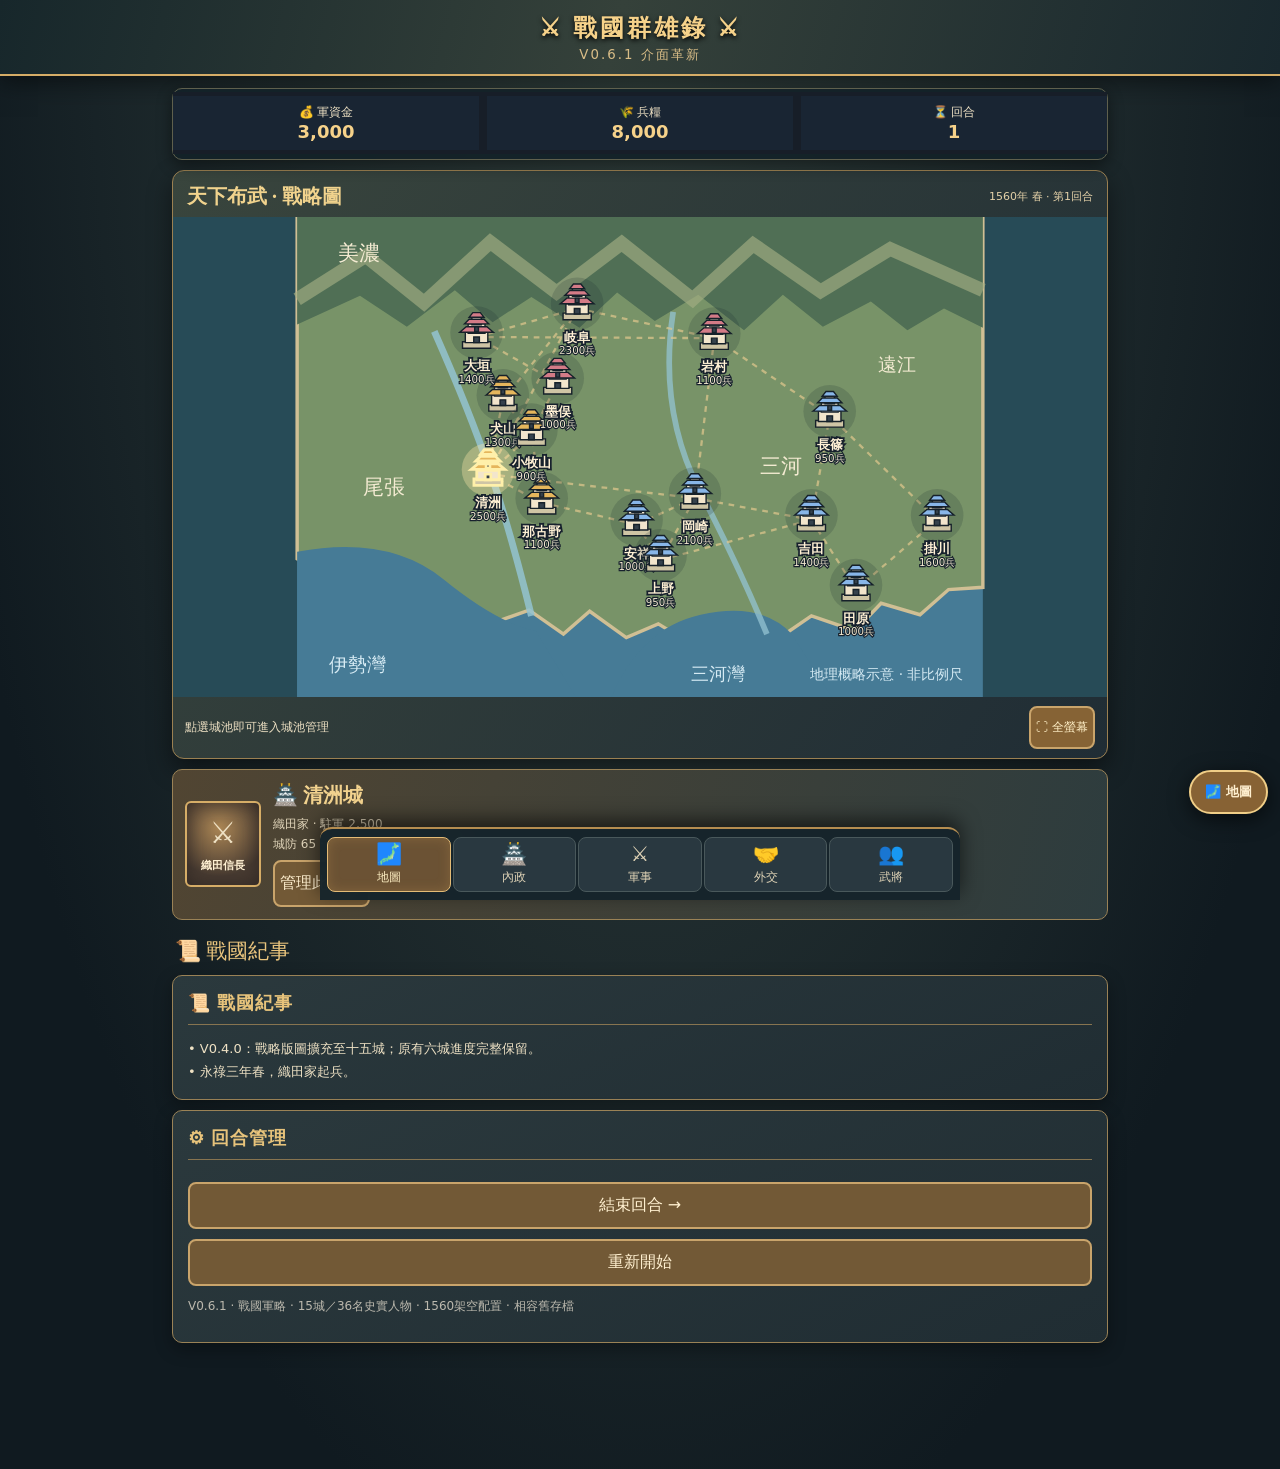
<file: sengoku_v061_index.html>
<!doctype html><html lang="zh-Hant"><head><meta charset="utf-8"><meta name="viewport" content="width=device-width,initial-scale=1"><title>戰國群雄錄 V0.6.1</title><style>*{box-sizing:border-box}body{margin:0;background:#171e28;color:#f2e5c5;font-family:system-ui}header{text-align:center;background:#293447;padding:16px;border-bottom:3px solid #c6a268}h1{font-size:25px;color:#f6d28a;margin:0}small,.hint{color:#bcb9ae}main{max-width:560px;margin:auto;padding:12px}.panel{background:#283445;border:2px solid #647082;padding:13px;margin:12px 0;border-radius:5px}h2{font-size:18px;color:#f6d28a;margin:0 0 12px}.stats,.map,.actions{display:grid;grid-template-columns:repeat(2,1fr);gap:8px}.stats{grid-template-columns:repeat(3,1fr);position:sticky;top:0;z-index:100;background:#171e28;padding:8px 0 9px;margin:-8px 0 8px;box-shadow:0 6px 12px rgba(0,0,0,.4);border-bottom:1px solid #c6a268}.stats .stat{padding:8px 3px}.stats .stat b{font-variant-numeric:tabular-nums;font-size:clamp(14px,4vw,18px)}.stats .stat.low b{color:#ff8d81}.stat{text-align:center;background:#192533;padding:10px 3px;font-size:12px}.stat b{display:block;color:#f6d28a;font-size:18px}button,select{font:inherit}button{background:#725936;border:2px solid #c9a46b;color:#fff0d0;padding:11px 5px;border-radius:4px;cursor:pointer}button:disabled{opacity:.35}.castle{background:#26394b;min-height:75px}.castle.enemy{background:#563b48}.castle.active{outline:3px solid #f6d28a}.castle strong{display:block}.castle span{font-size:12px}.full{width:100%;margin-top:10px}.officer{background:#192533;padding:11px;margin:9px 0;border-left:4px solid #c9a46b}.officer b{color:#f6d28a}select{width:100%;padding:10px;background:#192533;color:white;border:1px solid #8893a0;margin:8px 0}.log{font-size:13px;line-height:1.8;max-height:220px;overflow:auto}.hint{font-size:12px}
/* V0.6.1：僅資源列固定，地圖獨立全螢幕，不依捲動縮放 */
.hud{position:sticky;top:0;z-index:110;background:#171e28;padding:3px 0 5px;box-shadow:0 6px 15px #0009}
.hud .stats{position:static;top:auto;box-shadow:none;margin:0;padding:4px 0;border-bottom:0}
.map-launch{display:flex;align-items:center;justify-content:space-between;gap:8px;background:#253b3e;border:1px solid #aa9163;border-radius:6px;margin:10px 0;padding:10px 12px}
.map-launch strong{color:#f6d28a;font-size:14px}
.map-launch button{padding:9px 13px;white-space:nowrap}
.map-dialog{position:fixed;inset:0;z-index:1000;background:#111b26;display:none;flex-direction:column;overflow:hidden}
.map-dialog.open{display:flex}
.map-dialog-header{display:flex;align-items:center;justify-content:space-between;gap:10px;padding:calc(10px + env(safe-area-inset-top)) 12px 10px;background:#293447;border-bottom:2px solid #b99d70}
.map-dialog-header strong{color:#f6d28a;font-size:16px}
.map-dialog-header button{padding:9px 15px}
.map-dialog-body{flex:1;min-height:0;display:flex;align-items:center;justify-content:center;padding:8px;overflow:auto}
.map-dialog #mapCanvas{max-height:100%}.map-dialog .map-scene{display:block;width:100%;height:auto;max-width:900px;max-height:100%;aspect-ratio:600/420;touch-action:manipulation}
.map-dialog-footer{padding:10px 12px calc(10px + env(safe-area-inset-bottom));background:#293447;border-top:1px solid #647082}
.map-dialog-footer p{margin:0 0 7px;font-size:12px;color:#ddd3b9}
.map-dialog-footer button{width:100%}
body.map-open{overflow:hidden}
.map-fab{position:fixed;right:calc(15px + env(safe-area-inset-right));bottom:calc(18px + env(safe-area-inset-bottom));z-index:450;border-radius:999px;background:#876234;border:2px solid #f0ce87;box-shadow:0 5px 20px #0009;padding:13px 17px;font-weight:700;min-width:100px}
body.map-open .map-fab{display:none}
main{padding-bottom:80px}
.war-options{display:grid;grid-template-columns:repeat(2,minmax(0,1fr));gap:8px}
.war-options label{font-size:12px;color:#e8d8b2}
.war-options select{margin:5px 0 8px}
.war-preview{padding:10px;border:1px solid #647082;background:#1b2a38;border-radius:5px;font-size:12px;line-height:1.8}
.war-report{background:#202d3b;border-left:3px solid #d9ad64;padding:10px;margin:10px 0;font-size:12px;line-height:1.65}
.personnel-card{background:#192533;border:1px solid #536578;border-radius:5px;padding:10px;margin:8px 0}
.personnel-card b{color:#f6d28a}.personnel-card p{font-size:12px;margin:5px 0;line-height:1.55}
.personnel-chip{font-size:11px;color:#d8c69c}.personnel-list{max-height:370px;overflow:auto}
.personnel-actions{display:grid;grid-template-columns:repeat(2,minmax(0,1fr));gap:8px}
.personnel-actions button{font-size:13px;padding:9px 4px}
.personnel-subtitle{margin:14px 0 6px;color:#f6d28a;font-size:14px}

.map-node{cursor:pointer;outline:none}
.map-node .marker{stroke:#16212a;stroke-width:1.5}
.map-node.selected .marker{stroke:#fff0aa;stroke-width:3}
.map-node:focus .marker{stroke:#fff;stroke-width:3}
.map-label{font:700 11px system-ui,sans-serif;paint-order:stroke;stroke:#17212d;stroke-width:3px;fill:#fff1d5}
.map-troops{font:9px system-ui,sans-serif;paint-order:stroke;stroke:#17212d;stroke-width:2px;fill:#f4ead0}
@media(max-width:390px){.map-label{font-size:11px}.map-troops{font-size:9px}}

/* V0.6.1 戰國卷軸 UI — interface only; game data and mechanics preserved */
:root{--ink:#121b20;--panel:#24313a;--gold:#d6ad67;--paper:#eee1c4;--line:#756448}
body{background:radial-gradient(ellipse at top,#33423f 0%,#101a20 78%);color:var(--paper);font-family:-apple-system,BlinkMacSystemFont,'Noto Sans TC',system-ui,sans-serif}
header{background:linear-gradient(105deg,#17272b,#35413a 48%,#19282e);border-bottom:2px solid var(--gold);padding:12px 10px 10px;box-shadow:0 5px 24px #0008}
header h1{font-family:serif;font-size:24px;letter-spacing:3px;text-shadow:0 2px 5px #000}
header small{color:#d9bd87;letter-spacing:2px}
main{max-width:960px;padding:12px 12px 116px}
.panel{background:linear-gradient(155deg,#2b393d,#202d33);border:1px solid #9a8256;border-radius:10px;box-shadow:0 6px 18px #0005;padding:15px}
.panel h2{font-family:serif;color:#e7c37b;letter-spacing:1px;border-bottom:1px solid #877450;padding-bottom:9px}
button{border-radius:8px;min-height:41px;touch-action:manipulation}
button:active{transform:scale(.985)}
select{min-height:43px;border-radius:7px}
.hud{position:sticky;top:0;z-index:100;background:#142229f2;border:1px solid #5f604d;border-radius:10px;backdrop-filter:blur(12px);box-shadow:0 5px 15px #0007}
.map-launch{display:none!important}
.map-fab{bottom:calc(86px + env(safe-area-inset-bottom));right:12px;min-width:unset;padding:11px 14px;font-size:13px}
.sengoku-hero{background:linear-gradient(125deg,#39453d,#202d35);border:1px solid #9b8051;border-radius:12px;overflow:hidden;margin:10px 0;box-shadow:0 10px 25px #0007}
.sengoku-hero-top{display:flex;justify-content:space-between;align-items:center;padding:12px 14px 7px;gap:8px}
.sengoku-hero-top strong{font-family:serif;font-size:20px;color:#f1d38d}
.sengoku-hero-top small{color:#e4d1a8;font-size:11px}
.sengoku-hero-map{background:#274b57;overflow:hidden}
.sengoku-hero-map .map-scene{display:block;width:100%;height:auto;max-height:390px}
.sengoku-hero-map .map-node{cursor:pointer}
.sengoku-hero-foot{display:flex;gap:8px;justify-content:space-between;align-items:center;padding:9px 12px;font-size:12px}
.sengoku-hero-foot button{background:#866335;color:#fff0c8;white-space:nowrap}
.ui-tabs{position:fixed;bottom:0;left:0;right:0;z-index:430;display:grid;grid-template-columns:repeat(5,minmax(0,1fr));gap:2px;padding:8px 7px calc(8px + env(safe-area-inset-bottom));background:#15242bf5;border-top:2px solid #b58d50;box-shadow:0 -7px 20px #0009;backdrop-filter:blur(12px)}
.ui-tabs button{font-size:12px;display:flex;flex-direction:column;align-items:center;justify-content:center;gap:3px;min-width:0;min-height:54px;padding:5px 0;background:#293840;color:#dfd3b6;border:1px solid #49585b;border-radius:8px}
.ui-tabs button.active{background:#6b5234;color:#fff0c4;border-color:#e4bb76;box-shadow:inset 0 0 12px #b78c4d55}
.ui-tabs .tab-icon{font-size:21px;line-height:1.1}
.ui-screen[hidden]{display:none!important}
.ui-screen{animation:screenFade .15s ease-out}
@keyframes screenFade{from{opacity:.6;transform:translateY(4px)}to{opacity:1;transform:none}}
.ui-city-summary{display:flex;align-items:center;gap:12px;padding:12px;background:linear-gradient(105deg,#514532,#2d3c3e);border:1px solid #9a8256;border-radius:10px;margin:10px 0}
.ui-portrait{width:76px;height:86px;flex-shrink:0;display:flex;flex-direction:column;align-items:center;justify-content:center;background:radial-gradient(circle at 45% 30%,#aa8554,#493c32 70%);border:2px solid #d6ad67;border-radius:6px;box-shadow:inset 0 0 20px #201a1a9c}
.ui-portrait .crest{font-size:30px;line-height:1.2}.ui-portrait .portrait-name{font-size:11px;color:#fff1d3;margin-top:7px;font-weight:700}
.ui-city-summary strong{font-family:serif;font-size:20px;color:#f2d28e}
.ui-city-summary p{font-size:12px;line-height:1.7;margin:5px 0;color:#e2d6bb}
.ui-screen-title{font-family:serif;color:#e9c47d;font-size:21px;margin:17px 3px 9px}
.ui-screen .panel{margin:10px 0}
.ui-screen .personnel-list{max-height:none}
.ui-screen .officer{border-color:#8d744c}
.ui-screen .actions{gap:8px}
.ui-screen .actions button{font-size:13px}
.ui-battle-overlay{position:fixed;inset:0;z-index:1100;background:#080f15db;display:flex;align-items:center;justify-content:center;padding:18px;backdrop-filter:blur(8px)}
.ui-battle-overlay[hidden]{display:none!important}
.ui-battle-card{width:min(440px,100%);background:linear-gradient(145deg,#35413c,#1a2932);border:2px solid #d2ab6a;border-radius:14px;padding:20px;box-shadow:0 20px 70px #000b;text-align:center}
.ui-battle-banner{font-family:serif;font-size:29px;letter-spacing:3px;color:#f3d58d;margin:10px 0}
.ui-battle-sub{font-size:13px;color:#e5d5b8;line-height:1.9}
.ui-battle-stats{display:grid;grid-template-columns:1fr 1fr;gap:8px;margin:15px 0}
.ui-battle-stat{padding:10px;background:#15252c;border:1px solid #65716c;border-radius:8px;font-size:12px}
.ui-battle-stat b{display:block;font-size:19px;color:#f3d58d}
.ui-battle-card button{width:100%;background:#87633c;color:#fff4d9}
@media(min-width:720px){.sengoku-hero-map .map-scene{max-height:480px}.ui-tabs{left:50%;transform:translateX(-50%);max-width:760px;border-radius:12px 12px 0 0}}
@media(max-width:370px){.ui-tabs button{font-size:10px}.ui-portrait{width:65px}}
</style></head><body><header><h1>⚔ 戰國群雄錄 ⚔</h1><small>V0.6.1 介面革新</small></header><main id="game"></main><nav id="uiTabs" class="ui-tabs" aria-label="遊戲功能選單"></nav><div id="battleOverlay" class="ui-battle-overlay" hidden role="dialog" aria-modal="true" aria-label="戰鬥結果"><div class="ui-battle-card" id="battleResult"></div></div><button class="map-fab" type="button" onclick="openMap()" aria-label="隨時開啟戰略地圖">🗾 地圖</button>
<div id="mapDialog" class="map-dialog" role="dialog" aria-modal="true" aria-label="戰略地圖" aria-hidden="true">
 <div class="map-dialog-header"><strong id="mapEra">戰略地圖</strong><button id="mapClose" type="button" onclick="closeMap()">✕ 關閉</button></div>
 <div class="map-dialog-body"><div id="mapCanvas" style="width:100%;display:flex;align-items:center;justify-content:center"></div></div>
 <div class="map-dialog-footer"><p id="mapSelection">請點選城池</p><button type="button" onclick="closeMap()">返回內政與軍事操作</button></div>
</div><script>
'use strict';
const OFFICERS=[
{id:1,n:'織田信長',f:'織田',c:92,w:85,i:91,p:96,t:'天下布武'},
{id:2,n:'柴田勝家',f:'織田',c:88,w:94,i:65,p:58,t:'鬼柴田'},
{id:3,n:'丹羽長秀',f:'織田',c:78,w:68,i:82,p:89,t:'米五郎左'},
{id:4,n:'池田恆興',f:'織田',c:75,w:76,i:71,p:69,t:'忠義'},
{id:5,n:'森可成',f:'織田',c:82,w:88,i:67,p:61,t:'攻勢'},
{id:6,n:'佐久間信盛',f:'織田',c:76,w:69,i:70,p:73,t:'守備'},
{id:7,n:'齋藤義龍',f:'齋藤',c:84,w:78,i:80,p:76,t:'美濃守護'},
{id:8,n:'稻葉一鐵',f:'齋藤',c:81,w:82,i:75,p:71,t:'堅守'},
{id:9,n:'安藤守就',f:'齋藤',c:77,w:70,i:80,p:76,t:'智將'},
{id:10,n:'今川義元',f:'今川',c:85,w:65,i:87,p:93,t:'東海道一弓取'},
{id:11,n:'松平元康',f:'今川',c:89,w:80,i:84,p:86,t:'三河武士'},
{id:12,n:'朝比奈泰朝',f:'今川',c:80,w:77,i:72,p:70,t:'忠臣'} 
,{id:13,n:'氏家卜全',f:'齋藤',c:76,w:73,i:72,p:74,t:'西美濃三人眾'}
,{id:14,n:'酒井忠次',f:'今川',c:83,w:74,i:82,p:82,t:'三河宿老'}
,{id:15,n:'石川數正',f:'今川',c:72,w:63,i:83,p:86,t:'交涉巧者'}
,{id:16,n:'朝比奈泰能',f:'今川',c:74,w:67,i:73,p:77,t:'遠江守護'}
,{id:17,n:'岡部元信',f:'今川',c:85,w:83,i:71,p:64,t:'勇將'}
,{id:18,n:'菅沼定盈',f:'今川',c:73,w:76,i:74,p:66,t:'山城守備'}
,{id:19,n:'羽柴秀吉',f:'織田',c:86,w:61,i:94,p:96,t:'築城名手'}
,{id:20,n:'前田利家',f:'織田',c:83,w:91,i:69,p:76,t:'槍之又左'}
,{id:21,n:'佐佐成政',f:'織田',c:79,w:85,i:67,p:66,t:'猛將'}
,{id:22,n:'瀧川一益',f:'織田',c:86,w:81,i:86,p:77,t:'進退自在'}
,{id:23,n:'蜂須賀正勝',f:'織田',c:76,w:75,i:84,p:79,t:'川並眾'}
,{id:24,n:'齋藤龍興',f:'齋藤',c:48,w:45,i:43,p:41,t:'年少家督'}
,{id:25,n:'竹中半兵衛',f:'齋藤',c:78,w:55,i:97,p:88,t:'今孔明'}
,{id:26,n:'明智光秀',f:'齋藤',c:83,w:71,i:91,p:88,t:'才智'}
,{id:27,n:'太原雪齋',f:'今川',c:75,w:45,i:96,p:94,t:'軍師'}
,{id:28,n:'井伊直盛',f:'今川',c:75,w:76,i:71,p:67,t:'遠江武士'},
{id:29,n:'山內一豐',f:'浪人',c:71,w:70,i:69,p:76,t:'忠節'},
{id:30,n:'可兒才藏',f:'浪人',c:76,w:95,i:61,p:49,t:'笹之才藏'},
{id:31,n:'藤堂高虎',f:'浪人',c:88,w:81,i:85,p:91,t:'築城巧者'},
{id:32,n:'蒲生氏鄉',f:'浪人',c:87,w:85,i:84,p:88,t:'文武兩道'},
{id:33,n:'黑田官兵衛',f:'浪人',c:86,w:55,i:98,p:92,t:'軍師'},
{id:34,n:'細川藤孝',f:'浪人',c:76,w:67,i:92,p:91,t:'文武通達'},
{id:35,n:'島左近',f:'浪人',c:92,w:91,i:85,p:69,t:'鬼左近'},
{id:36,n:'本多正信',f:'浪人',c:64,w:40,i:93,p:95,t:'智謀'}];
const BASE=[['清洲','織田',2500,65,1],['犬山','織田',1300,50,2],['岐阜','齋藤',2300,75,7],['岩村','齋藤',1100,55,8],['岡崎','今川',2100,65,11],['吉田','今川',1400,50,12]];
const EXTRA_BASE=[
 ['那古野','織田',1100,48,4],['小牧山','織田',900,42,5],
 ['墨俣','齋藤',1000,46,9],['大垣','齋藤',1400,57,13],
 ['安祥','今川',1000,49,14],['上野','今川',950,46,15],
 ['田原','今川',1000,52,16],['掛川','今川',1600,58,17],
 ['長篠','今川',950,57,18]
];
const ALL_BASE=BASE.concat(EXTRA_BASE);
const ROADS=[[0,1],[0,2],[0,4],[1,2],[2,3],[3,4],[4,5],
 [0,6],[0,7],[1,7],[6,7],[6,10],[7,8],[8,9],[9,2],[9,3],
 [4,10],[4,11],[10,11],[11,5],[5,12],[5,14],[12,13],[13,14],[3,14]],KEY='sengoku_v02_save';let g;
const officer=id=>OFFICERS.find(o=>o.id===id)||{id:0,n:'守城代官',f:'中立',c:50,w:50,i:50,p:50,t:'守備'};
const nearby=id=>ROADS.filter(r=>r.includes(id)).map(r=>r[0]===id?r[1]:r[0]);
const owned=()=>g.cities.filter(c=>c.owner==='織田');
const FACTIONS=['織田','齋藤','今川'];
const pair=(a,b)=>[a,b].sort().join('|');
function diplomacyDefaults(){return {relations:{[pair('織田','齋藤')]:-35,[pair('織田','今川')]:-45,[pair('齋藤','今川')]:5},alliances:{},truces:{},credit:100}}
function relation(a,b){return g.diplomacy.relations[pair(a,b)]??0}
function setRelation(a,b,v){g.diplomacy.relations[pair(a,b)]=Math.max(-100,Math.min(100,Math.round(v)))}
function active(t,a,b){return (g.diplomacy[t][pair(a,b)]||0)>g.turn}
function peaceful(a,b){return active('alliances',a,b)||active('truces',a,b)}
function fresh(){return{turn:1,gold:3000,rice:8000,selected:0,used:false,over:false,cities:ALL_BASE.map((x,id)=>({id,name:x[0],owner:x[1],troops:x[2],def:x[3],officer:x[4],farm:1,trade:1,units:{foot:x[2],horse:0,gun:0},morale:75,siege:0})),war:{},logs:['永祿三年春，織田家起兵。'],reserve:[],aiSupply:{'齋藤':2000,'今川':2000},diplomacy:diplomacyDefaults(),personnel:Object.fromEntries(OFFICERS.map(o=>[o.id,{faction:o.f,loyalty:o.f==='浪人'?0:Math.min(95,65+Math.floor(o.p/5)),xp:0}])),uiSelections:{}}}
function normalize(){if(!g||!Array.isArray(g.cities)||g.cities.length<6){g=fresh();return}
if(g.cities.length<ALL_BASE.length){
 const originalCount=g.cities.length;
 for(let id=originalCount;id<ALL_BASE.length;id++){
  const x=ALL_BASE[id];
  g.cities.push({id,name:x[0],owner:x[1],troops:x[2],def:x[3],officer:x[4],farm:1,trade:1});
 }
 g.logs=Array.isArray(g.logs)?g.logs:[];
 g.logs.unshift('V0.6.1：戰略版圖擴充至十五城；原有六城進度完整保留。');
 if(g.over&&g.cities.slice(0,6).every(c=>c.owner==='織田'))g.over=false;
}if(!g.diplomacy||typeof g.diplomacy!=='object')g.diplomacy=diplomacyDefaults();let defaults=diplomacyDefaults();for(const k of ['relations','alliances','truces'])if(!g.diplomacy[k]||typeof g.diplomacy[k]!=='object')g.diplomacy[k]=defaults[k];for(const [k,v] of Object.entries(defaults.relations))if(!Number.isFinite(g.diplomacy.relations[k]))g.diplomacy.relations[k]=v;if(!Number.isFinite(g.diplomacy.credit))g.diplomacy.credit=100;g.logs=Array.isArray(g.logs)?g.logs:[];g.reserve=Array.isArray(g.reserve)?g.reserve:[];g.aiSupply=g.aiSupply||{'齋藤':2000,'今川':2000};g.uiSelections=g.uiSelections&&typeof g.uiSelections==='object'?g.uiSelections:{};g.selected=Number.isInteger(g.selected)&&g.selected>=0&&g.selected<g.cities.length?g.selected:0;let seen=new Set();for(const c of g.cities){if(!OFFICERS.some(o=>o.id===c.officer)||seen.has(c.officer))c.officer=0;if(c.officer)seen.add(c.officer);c.troops=Math.max(0,Number(c.troops)||0)}g.reserve=[...new Set(g.reserve)].filter(id=>OFFICERS.some(o=>o.id===id)&&!seen.has(id));
if(!g.personnel||typeof g.personnel!=='object')g.personnel={};
for(const o of OFFICERS){let k=String(o.id),entry=g.personnel[k];if(!entry||typeof entry!=='object'){
 let city=g.cities.find(c=>c.officer===o.id),f=city?city.owner:g.reserve.includes(o.id)?'織田':o.f;
 entry={faction:f==='浪人'?'浪人':f,loyalty:f==='浪人'?0:Math.min(95,65+Math.floor(o.p/5)),xp:0};g.personnel[k]=entry;
}
if(!['織田','齋藤','今川','浪人'].includes(entry.faction))entry.faction=o.f;
entry.loyalty=Math.max(0,Math.min(100,Number(entry.loyalty)||0));entry.xp=Math.max(0,Number(entry.xp)||0);
}
for(const c of g.cities){if(c.officer){g.personnel[c.officer].faction=c.owner}}
for(const id of g.reserve){if(g.personnel[id])g.personnel[id].faction='織田'}
if(!g.war||typeof g.war!=='object')g.war={};
for(const c of g.cities){
 if(!c.units||typeof c.units!=='object'){
  c.units={foot:Math.max(0,Math.round(c.troops)),horse:0,gun:0};
 }
 for(const k of ['foot','horse','gun'])c.units[k]=Math.max(0,Math.floor(Number(c.units[k])||0));
 c.troops=unitTotal(c.units);
 c.morale=Math.max(20,Math.min(100,Number.isFinite(Number(c.morale))?Number(c.morale):75));
 c.siege=Math.max(0,Math.min(100,Number(c.siege)||0));
}

}
function selectedTarget(id){
 const el=document.getElementById(id);
 if(!el)return;
 if(!g.uiSelections||typeof g.uiSelections!=='object')g.uiSelections={};
 g.uiSelections[id]=el.value;
 save();
}
function optionSelected(id,value){
 return g.uiSelections&&String(g.uiSelections[id])===String(value)?' selected':'';
}
function save(){try{localStorage.setItem(KEY,JSON.stringify(g))}catch(e){}}
function load(){try{g=JSON.parse(localStorage.getItem(KEY))||fresh()}catch(e){g=fresh()}normalize();save();render()}
function log(s){g.logs.unshift(s);g.logs=g.logs.slice(0,35)}
function selectCity(id){g.selected=id;save();render()}
function ready(){if(g.over){alert('遊戲已結束');return false}return true}
function doDomesticAction(type){if(!ready())return;let c=g.cities[g.selected];if(c.owner!=='織田')return alert('只能管理織田家城池');let bonus=1+Math.max(0,officer(c.officer).p-60)/200+(c.officer?Math.max(0,loyaltyOf(c.officer)-60)/500:0);if(type==='farm'){if(g.gold<300)return alert('金錢不足');g.gold-=300;c.farm++;log(c.name+'開墾農田')}else if(type==='trade'){if(g.gold<350)return alert('金錢不足');g.gold-=350;c.trade++;log(c.name+'發展商業')}else if(type==='def'){if(c.def>=100)return alert('城防已達上限');if(g.gold<250)return alert('金錢不足');g.gold-=250;c.def=Math.min(100,c.def+12*bonus);log(c.name+'修築城防')}else if(type==='recruit'){if(g.gold<400||g.rice<300)return alert('資源不足');g.gold-=400;g.rice-=300;const qty=Math.round(500*bonus);c.units.foot+=qty;c.troops=unitTotal(c.units);log(c.name+'徵募足輕')}else return;save();render()}
function factionOf(id){return g.personnel[id]?.faction||officer(id).f}
function loyaltyOf(id){return g.personnel[id]?.loyalty??70}
function setPersonnelChoice(id){selectedTarget(id)}
function rewardOfficer(){
 if(!ready())return;let el=document.getElementById('rewardOfficer');if(!el||!el.value)return alert('請先選擇家臣');
 let id=Number(el.value);selectedTarget('rewardOfficer');if(factionOf(id)!=='織田')return alert('只能賞賜本家家臣');
 if(g.gold<200)return alert('軍資金不足，需要200金');
 if(loyaltyOf(id)>=100)return alert('忠誠度已達100');
 g.gold-=200;g.personnel[id].loyalty=Math.min(100,loyaltyOf(id)+12);g.personnel[id].xp+=2;
 log('賞賜'+officer(id).n+'200金，忠誠提升至'+loyaltyOf(id));save();render();
}
function recruitOfficer(){
 if(!ready())return;let el=document.getElementById('recruitOfficer');if(!el||!el.value)return alert('目前沒有可登用的浪人');
 let id=Number(el.value);selectedTarget('recruitOfficer');if(factionOf(id)!=='浪人')return alert('此武將目前不在浪人名單');
 if(g.gold<500)return alert('登用需要500金');
 g.gold-=500;
 const o=officer(id),political=officer(g.cities[g.selected].officer).p;
 const chance=Math.min(.86,Math.max(.25,.42+(political-65)/300+(o.p<70?.10:0)-(o.p>90?.09:0)));
 if(Math.random()<chance){g.personnel[id].faction='織田';g.personnel[id].loyalty=65+Math.floor(Math.random()*16);g.personnel[id].xp+=4;
  if(!g.reserve.includes(id))g.reserve.push(id);log('成功登用'+o.n+'！忠誠度'+loyaltyOf(id));
 }else log('登用'+o.n+'失敗，花費500金');save();render();
}
function personnelPanel(){
 const ours=OFFICERS.filter(o=>factionOf(o.id)==='織田'),ronin=OFFICERS.filter(o=>factionOf(o.id)==='浪人');
 const options=ours.map(o=>`<option value="${o.id}"${optionSelected('rewardOfficer',o.id)}>${o.n}｜忠誠${loyaltyOf(o.id)}</option>`).join('');
 const roninOpts=ronin.map(o=>`<option value="${o.id}"${optionSelected('recruitOfficer',o.id)}>${o.n}｜智略${o.i} 政治${o.p}</option>`).join('');
 const cards=ours.map(o=>{let city=g.cities.find(c=>c.officer===o.id),loc=city?city.name+'城主':'待命家臣';return `<div class="personnel-card"><b>${o.n}</b><span class="personnel-chip">　${loc} · 忠誠 ${loyaltyOf(o.id)}/100</span><p>統率 ${o.c}｜武勇 ${o.w}｜智略 ${o.i}｜政治 ${o.p} · 經驗 ${g.personnel[o.id]?.xp||0}</p><p>特性：${o.t}</p></div>`}).join('');
 return `<section class="panel"><h2>👥 家臣團與武將管理</h2><p class="hint">標準模式：登用消耗500金、賞賜消耗200金；城主每城最多一名。低忠誠度家臣可能離去。</p><p class="personnel-subtitle">本家家臣（${ours.length}名）</p><div class="personnel-list">${cards||'<p>暫無家臣</p>'}</div>${!g.over?`<p class="personnel-subtitle">🎁 賞賜家臣</p>${ours.length?`<select id="rewardOfficer" onchange="setPersonnelChoice('rewardOfficer')">${options}</select><button class="full" onclick="rewardOfficer()">賞賜 200金（忠誠 +12）</button>`:'<p>沒有可賞賜的家臣</p>'}<p class="personnel-subtitle">📜 招募浪人（${ronin.length}名）</p>${ronin.length?`<select id="recruitOfficer" onchange="setPersonnelChoice('recruitOfficer')">${roninOpts}</select><button class="full" onclick="recruitOfficer()">嘗試登用 500金</button>`:'<p>目前沒有可登用的浪人</p>'}`:''}</section>`;
}
function personnelTurn(){
 for(const o of OFFICERS){const p=g.personnel[o.id];if(!p||p.faction==='浪人')continue;
  const isCity=g.cities.some(c=>c.officer===o.id);
  if(p.faction==='織田'){
   p.xp+=(isCity?3:1);
   if(p.loyalty<28&&Math.random()<.12){p.faction='浪人';p.loyalty=0;g.reserve=g.reserve.filter(id=>id!==o.id);
    for(const c of g.cities)if(c.officer===o.id)c.officer=0;
    log(o.n+'因忠誠不足離開織田家');
   }
  }else if(p.loyalty<40)p.loyalty=Math.min(85,p.loyalty+2);
 }
 // Opponents occasionally recruit one wandering officer; no frequent player-poaching.
 if(Math.random()<.13){let available=OFFICERS.filter(o=>factionOf(o.id)==='浪人');let factions=['齋藤','今川'].filter(f=>g.cities.some(c=>c.owner===f));
  if(available.length&&factions.length){let o=available[Math.floor(Math.random()*available.length)],f=factions[Math.floor(Math.random()*factions.length)];
   g.personnel[o.id].faction=f;g.personnel[o.id].loyalty=66;log(f+'家登用浪人'+o.n);
  }
 }
}
function appoint(){
 if(!ready())return;
 const c=g.cities[g.selected];if(c.owner!=='織田')return alert('只能任命本家城池');
 const el=document.getElementById('officers');if(!el||!el.value)return alert('沒有可任命的家臣');
 const id=Number(el.value),o=officer(id);
 if(factionOf(id)!=='織田')return alert('這名武將不屬於本家');
 if(c.officer===id)return alert(o.n+'已是本城城主');
 const former=g.cities.find(x=>x.officer===id&&x.id!==c.id);
 const replaced=c.officer;
 let msg='確定任命'+o.n+'為'+c.name+'城主？';
 if(former)msg+='\n將解除其在'+former.name+'的城主職務。';
 if(replaced)msg+='\n原城主'+officer(replaced).n+'將改為待命家臣。';
 if(!confirm(msg))return;
 if(former)former.officer=0;
 if(replaced&&!g.reserve.includes(replaced))g.reserve.push(replaced);
 c.officer=id;g.reserve=g.reserve.filter(x=>x!==id);
 g.personnel[id].xp+=3;
 log(o.n+(former?'由'+former.name+'調任':'就任')+c.name+'城主'+(replaced?'；'+officer(replaced).n+'卸任':''));
 save();render();
}
function dismissCastellan(){
 if(!ready())return;
 const c=g.cities[g.selected];if(c.owner!=='織田'||!c.officer)return alert('本城目前沒有可解除任命的城主');
 const id=c.officer;if(!confirm('解除'+officer(id).n+'的'+c.name+'城主職務？\n武將會留在本家家臣團。'))return;
 c.officer=0;if(!g.reserve.includes(id))g.reserve.push(id);
 log(officer(id).n+'卸任'+c.name+'城主，轉為待命家臣');save();render();
}
function swapCastellans(){
 if(!ready())return;
 const a=g.cities[g.selected];if(a.owner!=='織田'||!a.officer)return alert('本城必須有城主才能交換');
 const el=document.getElementById('swapCity');if(!el||!el.value)return alert('請選擇交換的城池');
 const b=g.cities[Number(el.value)];if(!b||b.owner!=='織田'||!b.officer||a.id===b.id)return alert('目標必須是另一座已有城主的本家城池');
 if(!confirm('確定交換'+a.name+'的'+officer(a.officer).n+'與'+b.name+'的'+officer(b.officer).n+'？'))return;
 const old=a.officer;a.officer=b.officer;b.officer=old;
 log(a.name+'與'+b.name+'交換城主：'+officer(a.officer).n+'、'+officer(b.officer).n);save();render();
}
const UNIT_INFO={
 foot:{name:'足輕',power:1,defense:1.05,cost:400,rice:300,number:500},
 horse:{name:'騎馬隊',power:1.65,defense:1.05,cost:700,rice:450,number:240},
 gun:{name:'鐵砲隊',power:1.9,defense:.8,cost:900,rice:600,number:180}
};
const TACTICS={
 balanced:{name:'正面進軍',attack:1,defense:1,loss:1,wall:1,skill:0},
 assault:{name:'強攻',attack:1.28,defense:.88,loss:1.25,wall:1.25,skill:0},
 siege:{name:'包圍',attack:.86,defense:1.08,loss:.70,wall:2.2,skill:0},
 surprise:{name:'奇襲',attack:1.05,defense:.93,loss:.90,wall:1.1,skill:1}
};
function unitTotal(u){return ['foot','horse','gun'].reduce((n,k)=>n+(Math.max(0,Number(u?.[k])||0)),0)}
const COUNTER={foot:'horse',horse:'gun',gun:'foot'};
const UNIT_NAMES={foot:'足輕',horse:'騎馬',gun:'鐵砲'};
const TRAIT_EFFECTS={
 '鬼柴田':{attack:1.13,desc:'強攻戰力＋13%'},
 '槍之又左':{foot:1.18,desc:'足輕戰力＋18%'},
 '笹之才藏':{foot:1.18,desc:'足輕戰力＋18%'},
 '進退自在':{surprise:1.16,desc:'奇襲戰力＋16%'},
 '今孔明':{siege:1.20,desc:'包圍戰力＋20%'},
 '軍師':{siege:1.20,desc:'包圍戰力＋20%'},
 '築城名手':{defense:1.12,desc:'守城戰力＋12%'},
 '築城巧者':{defense:1.12,desc:'守城戰力＋12%'},
 '堅守':{defense:1.15,desc:'守城戰力＋15%'},
 '山城守備':{defense:1.15,desc:'守城戰力＋15%'},
 '三河武士':{defense:1.10,desc:'守城戰力＋10%'},
 '鬼左近':{attack:1.12,desc:'進攻戰力＋12%'},
 '東海道一弓取':{attack:1.08,desc:'進攻戰力＋8%'},
 '才智':{surprise:1.12,desc:'奇襲戰力＋12%'},
 '智謀':{surprise:1.12,desc:'奇襲戰力＋12%'}
};
function traitInfo(o){return TRAIT_EFFECTS[o.t]||{desc:'以武將能力參與戰鬥'}}
function armyPower(u,attacking=true,enemyUnits=null){
 let total=0;
 for(const k of ['foot','horse','gun']){
  const base={foot:1,horse:1.65,gun:1.9}[k]*(attacking?1:{foot:1.05,horse:1.05,gun:.8}[k]);
  const enemy=enemyUnits?unitTotal(enemyUnits):0;
  const target=enemy?Math.max(0,enemyUnits[COUNTER[k]]||0)/enemy:0;
  // Counter bonus: up to +30% when the opponent relies entirely on the vulnerable unit.
  total+=Math.max(0,u[k]||0)*base*(1+.30*target);
 }
 return total;
}
function allocatedArmy(city,n){
 n=Math.min(Math.max(0,Math.floor(n)),city.troops);
 const send={},ratio=city.troops?n/city.troops:0;
 for(const k of ['foot','horse','gun'])send[k]=Math.floor(city.units[k]*ratio);
 let remaining=n-unitTotal(send);
 for(const k of ['foot','horse','gun']){
  const extra=Math.min(city.units[k]-send[k],remaining);
  send[k]+=extra;remaining-=extra;
 }
 return send;
}
function battleEstimate(a,b,n,config={}){
 const x=g.cities[a],y=g.cities[b],tactic=TACTICS[config.tactic]||TACTICS.balanced;
 const commander=officerForBattle(x,config.commander),defender=officer(y.officer);
 const send=allocatedArmy(x,n),defenseUnits=y.units;
 const am=.70+x.morale/250,dm=.70+y.morale/250;
 const surprise=config.tactic==='surprise'?Math.max(.75,Math.min(1.45,.65+commander.i/130+(commander.i-defender.i)/240)):1;
 const atkTrait=traitInfo(commander),defTrait=traitInfo(defender);
 const traitAttack=(atkTrait.attack||1)*(config.tactic==='surprise'?(atkTrait.surprise||1):1)*(config.tactic==='siege'?(atkTrait.siege||1):1);
 const traitDefense=defTrait.defense||1;
 const atk=armyPower(send,true,defenseUnits)*(.74+commander.c/240+commander.w/650)*tactic.attack*surprise*am*traitAttack*(config.commander&&loyaltyOf(config.commander)>=85?1.05:1)*(1+(atkTrait.foot?Math.min(1,send.foot/Math.max(1,unitTotal(send)))*(atkTrait.foot-1):0));
 const fort=Math.max(.72,1+y.def/210-y.siege/220);
 const def=armyPower(defenseUnits,false,send)*(.75+defender.c/240)*fort*tactic.defense*dm*traitDefense*(y.officer&&loyaltyOf(y.officer)>=85?1.05:1);
 // Exact uniform random factors in [0.90,1.10] are sampled for actual combat.
 // Preview integrates a 41x41 grid over the same factors (an estimate, not a guarantee).
 let wins=0;
 for(let i=0;i<41;i++)for(let j=0;j<41;j++)if(atk*(.90+i*.005)>def*(.90+j*.005))wins++;
 const chance=Math.round(wins/1681*100);
 const winLoss=Math.min(.93,Math.max(.19,.30*tactic.loss*(def/Math.max(atk,1))**.20));
 const loseLoss=Math.min(.93,Math.max(.19,.66*tactic.loss*(def/Math.max(atk,1))**.20));
 const loss=Math.round(unitTotal(send)*(chance/100*winLoss+(1-chance/100)*loseLoss));
 return {atk,def,chance,loss,send,commander,defender,traitAttack:atkTrait.desc,traitDefense:defTrait.desc};
}
function warPreview(){
 const src=g.cities[g.selected];
 const target=document.getElementById('target'),commander=document.getElementById('warCommander'),tactic=document.getElementById('warTactic'),force=document.getElementById('warForce');
 const el=document.getElementById('warPreview');
 if(!el||!target||!commander||!tactic||!force)return;
 const to=g.cities[Number(target.value)];
 if(!to||to.owner===src.owner){el.textContent='請選擇敵城';return}
 const n=Math.floor(src.troops*Number(force.value));
 const e=battleEstimate(src.id,to.id,n,{commander:Number(commander.value),tactic:tactic.value});
 const label=e.chance>=75?'優勢':e.chance>=45?'勢均力敵':'劣勢';
 el.textContent='預估勝率 '+e.chance+'%（'+label+'）｜我軍戰力 '+Math.round(e.atk)+'／敵軍 '+Math.round(e.def)+'｜預估我軍傷亡約 '+e.loss+' 人｜主將特性：'+e.traitAttack+'｜敵將特性：'+e.traitDefense+'。此為估算，實戰存在隨機波動。';
}
function officerForBattle(city,commanderId){
 const id=Number(commanderId);
 if(id&&factionOf(id)===city.owner)return officer(id);
 return officer(city.officer);
}
function warRecruit(type){
 if(!ready())return;
 const c=g.cities[g.selected],info=UNIT_INFO[type];
 if(!info||c.owner!=='織田')return alert('只能在本家城池徵兵');
 if(g.gold<info.cost||g.rice<info.rice)return alert('軍資金或兵糧不足');
 g.gold-=info.cost;g.rice-=info.rice;
 c.units[type]+=info.number;c.troops=unitTotal(c.units);
 log(c.name+'徵募'+info.name+info.number+'人');save();render();
}
function battle(a,b,n,config={}){
 const x=g.cities[a],y=g.cities[b];
 if(!x||!y||x.owner===y.owner||!nearby(a).includes(b)||peaceful(x.owner,y.owner))return false;
 const tactic=TACTICS[config.tactic]||TACTICS.balanced;
 const commander=officerForBattle(x,config.commander);
 const defender=officer(y.officer);
 n=Math.min(Math.max(0,Math.floor(n)),x.troops);
 if(n<100)return false;
 const send=allocatedArmy(x,n);
 n=unitTotal(send);
 if(n<100)return false;
 const defenseUnits={...y.units},defenderBefore=unitTotal(defenseUnits);
 const estimate=battleEstimate(a,b,n,config);
 const atk=estimate.atk*(.90+Math.random()*.20);
 const def=estimate.def*(.90+Math.random()*.20);
 const success=atk>def;
 const attackerLoss=Math.min(.93,Math.max(.19,(success?.30:.66)*tactic.loss*(def/Math.max(atk,1))**.20));
 const defenderLoss=Math.min(.96,Math.max(.12,(success?.83:.35)*(atk/Math.max(def,1))**.16));
 for(const k of ['foot','horse','gun']){
  x.units[k]-=send[k];
  const survivors=Math.round(send[k]*(1-attackerLoss));
  if(success)y.units[k]=survivors;
  else x.units[k]+=survivors;
  if(!success)y.units[k]=Math.max(0,Math.round(y.units[k]*(1-defenderLoss)));
 }
 const walls=Math.round((success?18:config.tactic==='siege'?19:8)*tactic.wall);
 y.def=Math.max(10,y.def-walls);
 y.siege=success?0:Math.min(100,y.siege+walls);
 y.morale=success?Math.max(45,Math.round(x.morale-8)):Math.max(20,y.morale-12);
 x.morale=Math.max(25,x.morale-(success?5:13));
 if(success){
  const old=y.officer,former=y.owner;
  y.owner=x.owner;y.officer=0;
  if(old&&g.personnel[old]){
   g.personnel[old].faction='浪人';g.personnel[old].loyalty=0;
   g.reserve=g.reserve.filter(id=>id!==old);
  }
  log('⚔ '+commander.n+'以'+tactic.name+'攻陷'+y.name+'城（原'+former+'家）；新駐軍'+unitTotal(y.units)+'人');
 }else log('⚔ '+commander.n+'以'+tactic.name+'攻打'+y.name+'失利；城防降至'+Math.round(y.def)+'，攻城進度'+y.siege);
 x.troops=unitTotal(x.units);y.troops=unitTotal(y.units);
 if(config.commander&&g.personnel[config.commander])g.personnel[config.commander].xp+=(success?10:4);
 g.war.last={turn:g.turn,from:x.name,to:y.name,commander:commander.n,tactic:tactic.name,success,attack:n,attackLost:Math.round(n*attackerLoss),defendLost:Math.round(defenderBefore*defenderLoss),walls:y.def,siege:y.siege,winChance:estimate.chance,trait:estimate.traitAttack};
 return true;
}
function march(){
 if(!ready())return;
 const a=g.selected,c=g.cities[a],el=document.getElementById('target');
 if(c.owner!=='織田'||!el)return;
 const b=Number(el.value);selectedTarget('target');
 if(!nearby(a).includes(b)||g.cities[b].owner==='織田')return alert('無法進攻此城');
 if(peaceful(c.owner,g.cities[b].owner))return alert('同盟或停戰期間不可進攻');
 const commanderEl=document.getElementById('warCommander'),tacticEl=document.getElementById('warTactic'),forceEl=document.getElementById('warForce');
 if(!commanderEl||!tacticEl||!forceEl)return alert('戰爭指令尚未準備完成');
 for(const id of ['warCommander','warTactic','warForce'])selectedTarget(id);
 const commander=Number(commanderEl.value),tactic=tacticEl.value,force=Number(forceEl.value);
 if(factionOf(commander)!=='織田')return alert('主將必須是本家武將');
 if(!TACTICS[tactic]||![.3,.5,.7,.9].includes(force))return alert('出征設定不正確');
 const n=Math.floor(c.troops*force);
 const cost=400+Math.ceil(n/250);
 if(g.rice<cost)return alert('兵糧不足，需要'+cost);
 if(n<100)return alert('兵力不足');
 const target=g.cities[b];
 const forecast=battleEstimate(a,b,n,{commander,tactic});
 if(!confirm('預估勝率：'+forecast.chance+'%\n預估我軍傷亡：約'+forecast.loss+'人\n\n主將：'+officer(commander).n+'\n戰術：'+TACTICS[tactic].name+'\n出兵：'+n+'人\n目標：'+target.name+'城\n兵糧：'+cost+'\n確定出征？'))return;
 g.rice-=cost;
 if(!battle(a,b,n,{commander,tactic})){g.rice+=cost;return}
 log('軍糧消耗'+cost+'；'+c.name+'目前駐軍'+c.troops);
 pendingBattleResult=true;check();save();render();
}
function warPanel(c,enemies){
 const report=g.war?.last;
 const commanderOpts=OFFICERS.filter(o=>factionOf(o.id)==='織田').map(o=>`<option value="${o.id}"${optionSelected('warCommander',o.id)}>${o.n}｜統率${o.c} 武勇${o.w} 智略${o.i}</option>`).join('');
 const tactics=Object.entries(TACTICS).map(([k,t])=>`<option value="${k}"${optionSelected('warTactic',k)}>${t.name}</option>`).join('');
 const forces=[.3,.5,.7,.9].map(f=>`<option value="${f}"${optionSelected('warForce',f)}>${Math.round(f*100)}%（約${Math.floor(c.troops*f)}人）</option>`).join('');
 const units=`足輕 ${c.units.foot}｜騎馬 ${c.units.horse}｜鐵砲 ${c.units.gun}`;
 const last=report?`<div class="war-report">📜 最近戰報：第${report.turn}回合，${report.commander}以${report.tactic}攻打${report.to}：${report.success?'攻陷成功':'進攻失敗'}。投入${report.attack}兵，攻方損失約${report.attackLost}人。${report.success?'':'守方剩餘城防 '+report.walls+'、攻城進度 '+report.siege+'%。'}</div>`:'';
 return `<h2 style="margin-top:18px">⚔ 戰國軍略</h2><div class="war-preview">本城兵力：${c.troops}｜士氣 ${c.morale}<br>${units}<br>城防 ${Math.round(c.def)}｜攻城進度 ${c.siege}%</div><p class="personnel-subtitle">招募兵種</p><div class="actions"><button onclick="warRecruit('foot')">足輕 +500<br>400金／300糧</button><button onclick="warRecruit('horse')">騎馬 +240<br>700金／450糧</button><button onclick="warRecruit('gun')">鐵砲 +180<br>900金／600糧</button></div><p class="personnel-subtitle">出征指令</p>${enemies.length?`<select id="target" onchange="selectedTarget('target');warPreview()">${enemies.map(x=>`<option value="${x.id}"${optionSelected('target',x.id)}>${x.name}｜${x.troops}兵｜城防${Math.round(x.def)}</option>`).join('')}</select><div class="war-options"><label>主將<select id="warCommander" onchange="selectedTarget('warCommander');warPreview()">${commanderOpts}</select></label><label>戰術<select id="warTactic" onchange="selectedTarget('warTactic');warPreview()">${tactics}</select></label><label>出兵比例<select id="warForce" onchange="selectedTarget('warForce');warPreview()">${forces}</select></label></div><div class="war-preview" id="warPreview" aria-live="polite">正在計算戰力預測……</div><button class="full" onclick="march()">⚔ 確認出征</button>`:'<p>周圍沒有可進攻的敵城。</p>'}${last}<p class="hint">兵種相剋：足輕克騎馬、騎馬克鐵砲、鐵砲克足輕；包圍有利削弱城防，奇襲依主將智略調整效果。每次出征消耗兵糧。</p>`;
}
function diplomacyAction(type){if(!ready())return;let el=document.getElementById('diplomacyTarget');if(!el)return;let target=el.value;selectedTarget('diplomacyTarget');if(!FACTIONS.includes(target)||target==='織田'||!g.cities.some(c=>c.owner===target))return alert('無效的外交對象');let rel=relation('織田',target),key=pair('織田',target),cost={improve:200,alliance:500,truce:300,break:0}[type];if(cost===undefined)return;if(g.gold<cost)return alert('金錢不足');if(type==='break'){if(!active('alliances','織田',target))return alert('目前沒有同盟');delete g.diplomacy.alliances[key];setRelation('織田',target,rel-30);g.diplomacy.credit=Math.max(0,g.diplomacy.credit-25);log('織田家解除與'+target+'家的同盟，外交信用下降')}else if(type==='improve'){g.gold-=cost;setRelation('織田',target,rel+15);log('派遣使者至'+target+'家，關係改善至'+relation('織田',target))}else if(type==='alliance'){if(active('alliances','織田',target))return alert('雙方已結盟');g.gold-=cost;let chance=Math.max(.05,Math.min(.9,.25+(rel+50)/200+g.diplomacy.credit/500));if(Math.random()<chance){g.diplomacy.alliances[key]=g.turn+6;delete g.diplomacy.truces[key];setRelation('織田',target,rel+10);log('織田與'+target+'締結六回合同盟！')}else log(target+'家拒絕結盟提議')}else if(type==='truce'){if(peaceful('織田',target))return alert('已有同盟或停戰');g.gold-=cost;let chance=Math.max(.1,Math.min(.9,.5+rel/250));if(Math.random()<chance){g.diplomacy.truces[key]=g.turn+3;log('織田與'+target+'達成三回合停戰')}else log(target+'家拒絕停戰提議')}save();render()}
function ai(){for(const owner of ['齋藤','今川']){if(!g.cities.some(c=>c.owner===owner))continue;let supply=Number(g.aiSupply[owner])||0;let cities=g.cities.filter(c=>c.owner===owner);let threatened=cities.some(c=>nearby(c.id).some(i=>g.cities[i].owner!==owner&&g.cities[i].troops>c.troops*1.2));for(const c of cities){supply+=Math.max(80,Math.round(c.farm*140));if(c.troops<(threatened?3500:2600)&&supply>=240){c.units.foot+=120;c.troops=unitTotal(c.units);supply-=240}if(!threatened&&supply>=400&&c.farm<5&&Math.random()<.25){c.farm++;supply-=400}if(threatened&&supply>=350&&c.def<90){c.def=Math.min(100,c.def+8);supply-=350}}let candidates=cities.flatMap(c=>nearby(c.id).map(i=>({from:c,to:g.cities[i]}))).filter(x=>x.to.owner!==owner&&!peaceful(owner,x.to.owner)).sort((a,b)=>(a.to.troops/a.from.troops)-(b.to.troops/b.from.troops));if(candidates.length){let {from,to}=candidates[0];let temperament=owner==='齋藤'?2.25:1.65;if(from.troops>Math.max(800,to.troops*temperament)&&supply>=500&&Math.random()<(owner==='今川'?.5:.28)){supply-=500;battle(from.id,to.id,Math.floor(from.troops*.6));setRelation(owner,to.owner,relation(owner,to.owner)-12)}}if(threatened){let other=FACTIONS.filter(f=>f!==owner&&g.cities.some(c=>c.owner===f)).sort((a,b)=>relation(owner,b)-relation(owner,a))[0];if(other&&!peaceful(owner,other)&&relation(owner,other)>-25&&Math.random()<.16){g.diplomacy.truces[pair(owner,other)]=g.turn+3;log(owner+'家與'+other+'家達成暫時停戰')}}g.aiSupply[owner]=supply}}
function check(){if(!owned().length){g.over=true;log('織田家滅亡，遊戲結束')}else if(g.cities.every(c=>c.owner==='織田')){g.over=true;log('天下統一！織田家獲得勝利！')}}
function nextTurn(){if(g.over)return;for(const c of owned()){c.morale=Math.min(100,c.morale+4);let bonus=1+Math.max(0,officer(c.officer).p-60)/200+(c.officer?Math.max(0,loyaltyOf(c.officer)-60)/500:0);g.gold+=Math.round(c.trade*180*bonus);g.rice+=Math.round(c.farm*550*bonus)-Math.ceil(c.troops/10)}g.rice=Math.max(0,g.rice);ai();personnelTurn();g.turn++;for(const type of ['alliances','truces'])for(const [k,v] of Object.entries(g.diplomacy[type]))if(v<=g.turn){delete g.diplomacy[type][k];log(k.replace('|','與')+'的'+(type==='alliances'?'同盟':'停戰')+'期限已到')}check();log('進入第'+g.turn+'回合');save();render()}
function reset(){if(confirm('確定重新開始遊戲？此操作會覆蓋目前存檔')){g=fresh();save();render()}}

const MAP_POINTS=[
 {x:167,y:225},{x:180,y:160},{x:245,y:80},{x:365,y:106},{x:348,y:246},{x:450,y:265},
 {x:214,y:250},{x:205,y:190},{x:228,y:145},{x:157,y:105},
 {x:297,y:269},{x:318,y:300},{x:489,y:326},{x:560,y:265},{x:466,y:174}
];
const OWNER_COLORS={'織田':'#e5b65c','齋藤':'#d47b87','今川':'#88b6e8'};
function castleIcon(x,y,owner,selected){
 let color=OWNER_COLORS[owner]||'#c5c5c5';
 return `<g class="marker" transform="translate(${x} ${y})">
 <path d="M-15 8H15V15H-15Z" fill="#cfc5a5"/>
 <path d="M-12 -2H12V9H-12Z" fill="#f2e5cc"/>
 <path d="M-9 -11H9V-1H-9Z" fill="#f2e5cc"/>
 <path d="M-5 -18H5V-10H-5Z" fill="#f2e5cc"/>
 <path d="M-18 -2L-11 -8H11L18 -2Z M-13 -11L-8 -16H8L13 -11Z M-8 -18L-4 -23H4L8 -18Z" fill="${color}"/>
 <path d="M-3 3H3V9H-3Z M-2 -8H2V-3H-2Z" fill="#35414c"/>
 </g>`;
}
function mapMarkup(year,season){
 let roads=ROADS.map(([a,b])=>`<line x1="${MAP_POINTS[a].x}" y1="${MAP_POINTS[a].y}" x2="${MAP_POINTS[b].x}" y2="${MAP_POINTS[b].y}" stroke="#e2c88d" stroke-width="2" stroke-dasharray="5 5" opacity=".7"/>`).join('');
 let nodes=g.cities.map(c=>{
 let {x,y}=MAP_POINTS[c.id];
 return `<g class="map-node ${c.id===g.selected?'selected':''}" tabindex="0" role="button" aria-label="${c.name} ${c.owner}家 ${c.troops}兵" onclick="selectCity(${c.id})" onkeydown="if(event.key==='Enter'||event.key===' '){event.preventDefault();selectCity(${c.id})}">
 <circle cx="${x}" cy="${y-4}" r="23" fill="${c.id===g.selected?'#ffe8a9':'#162b30'}" opacity="${c.id===g.selected?'.35':'.18'}"/>
 <g transform="translate(${x} ${y}) scale(.82) translate(${-x} ${-y})">${castleIcon(x,y-3,c.owner,c.id===g.selected)}</g>
 <text class="map-label" x="${x}" y="${y+29}" text-anchor="middle">${c.name}</text>
 <text class="map-troops" x="${x}" y="${y+40}" text-anchor="middle">${c.troops}兵</text></g>`;
 }).join('');
 return `<svg class="map-scene" viewBox="0 0 600 420" xmlns="http://www.w3.org/2000/svg" role="group" aria-label="尾張、美濃、三河與遠江西部十五城示意地圖">
 <rect width="600" height="420" fill="#467b96"/>
 <path d="M0 0H600V324L570 326 545 348 511 338 488 362 450 349 418 371 381 355 352 378 316 356 288 368 256 345 233 365 203 344 169 356 132 328 105 340 80 314 45 328 0 299Z" fill="#789368" stroke="#d0bf94" stroke-width="3"/>
 <path d="M0 0H600V97L566 80 534 99 502 74 460 96 425 68 391 99 351 68 313 91 280 66 247 97 205 70 171 92 138 64 96 96 55 69 0 94Z" fill="#506f55"/>
 <path d="M0 72L60 34 111 75 169 22 227 66 284 23 346 72 399 24 458 65 519 28 600 64" fill="none" stroke="#a3ae83" stroke-width="12" opacity=".65"/>
 <path d="M0 293Q80 278 128 317T209 362L244 420H0Z" fill="#467b96"/>
 <path d="M275 420Q300 360 353 348T433 365L468 420Z" fill="#467b96"/>
 <path d="M120 100Q151 170 169 223T205 349" stroke="#93c3d2" stroke-width="6" fill="none" opacity=".85"/>
 <path d="M329 83Q316 169 352 239T411 365" stroke="#93c3d2" stroke-width="5" fill="none" opacity=".75"/>
 <text x="36" y="38" fill="#f4ebd2" font-size="18">美濃</text>
 <text x="58" y="242" fill="#f4ebd2" font-size="18">尾張</text>
 <text x="405" y="224" fill="#f4ebd2" font-size="18">三河</text>
 <text x="508" y="135" fill="#f4ebd2" font-size="17">遠江</text>
 <text x="28" y="397" fill="#d6ebf4" font-size="17">伊勢灣</text>
 <text x="345" y="405" fill="#d6ebf4" font-size="16">三河灣</text>
 <text x="583" y="404" fill="#d6ebf4" font-size="12" text-anchor="end">地理概略示意 · 非比例尺</text>
 ${roads}${nodes}
 </svg>`;
}
let mapIsOpen=false;
function openMap(){
 mapIsOpen=true;
 document.body.classList.add('map-open');
 const dlg=document.getElementById('mapDialog');
 dlg.classList.add('open');
 dlg.setAttribute('aria-hidden','false');
 refreshMapDialog();
 document.getElementById('mapClose').focus();
}
function closeMap(){
 mapIsOpen=false;
 document.body.classList.remove('map-open');
 const dlg=document.getElementById('mapDialog');
 dlg.classList.remove('open');
 dlg.setAttribute('aria-hidden','true');
 const btn=document.getElementById('openMapButton');
 if(btn)btn.focus({preventScroll:true});
}
function refreshMapDialog(){
 if(!mapIsOpen)return;
 const season=['春','夏','秋','冬'][(g.turn-1)%4],year=1560+Math.floor((g.turn-1)/4);
 document.getElementById('mapCanvas').innerHTML=mapMarkup(year,season);
 const c=g.cities[g.selected];
 document.getElementById('mapSelection').textContent=`目前選取：${c.name}城｜${c.owner}家｜${c.troops}兵`;
 document.getElementById('mapEra').textContent=`${year}年 ${season} · 尾張・美濃・三河・遠江`;
}
document.addEventListener('keydown',e=>{if(e.key==='Escape'&&mapIsOpen)closeMap()});


let activeScreen='map';
let pendingBattleResult=false;
function uiSwitch(screen, preservePosition=false){
 if(!['map','domestic','military','diplomacy','officers'].includes(screen))return;
 activeScreen=screen;
 document.querySelectorAll('.ui-screen').forEach(el=>el.hidden=el.dataset.screen!==screen);
 document.querySelectorAll('#uiTabs button').forEach(el=>{
  const active=el.dataset.screen===screen;el.classList.toggle('active',active);el.setAttribute('aria-current',active?'page':'false');
 });
 if(!preservePosition)window.scrollTo({top:0,behavior:'instant'});
}
function uiSelectCity(id){selectCity(id);uiSwitch('domestic')}
function uiDismissBattle(){document.getElementById('battleOverlay').hidden=true}
function uiBattleReport(){
 if(!pendingBattleResult)return;
 pendingBattleResult=false;
 const r=g.war?.last;if(!r)return;
 const el=document.getElementById('battleResult');
 el.innerHTML=`<div style="font-size:34px">${r.success?'🏯':'⚔️'}</div><div class="ui-battle-banner">${r.success?'攻城大捷':'戰事失利'}</div><div class="ui-battle-sub">${r.commander} · ${r.tactic}<br>${r.from} → ${r.to}<br>預估勝率 ${r.winChance??'—'}%</div><div class="ui-battle-stats"><div class="ui-battle-stat">我軍投入<b>${r.attack}</b></div><div class="ui-battle-stat">我軍損失約<b>${r.attackLost}</b></div><div class="ui-battle-stat">敵軍損失約<b>${r.defendLost}</b></div><div class="ui-battle-stat">敵城城防 / 圍城<b>${r.walls} / ${r.siege}%</b></div></div><button onclick="uiDismissBattle()">返回軍議</button>`;
 document.getElementById('battleOverlay').hidden=false;
}
function uiEnhance(){
 const game=document.getElementById('game');
 const hud=game.querySelector('.hud');
 const mapLaunch=game.querySelector('.map-launch');
 const panels=[...game.querySelectorAll(':scope > section.panel')];
 if(panels.length<4)return;
 const castle=panels[0],diplomacy=panels[1],personnel=panels[2],chronicle=panels[3];
 const footer=[...game.children].filter(el=>el!==hud&&el!==mapLaunch&&!panels.includes(el));
 const screens={};
 for(const name of ['map','domestic','military','diplomacy','officers']){
  const section=document.createElement('div');section.className='ui-screen';section.dataset.screen=name;game.appendChild(section);screens[name]=section;
 }
 const c=g.cities[g.selected],o=officer(c.officer),season=['春','夏','秋','冬'][(g.turn-1)%4],year=1560+Math.floor((g.turn-1)/4);
 screens.map.innerHTML=`<div class="sengoku-hero"><div class="sengoku-hero-top"><strong>天下布武 · 戰略圖</strong><small>${year}年 ${season} · 第${g.turn}回合</small></div><div class="sengoku-hero-map">${mapMarkup(year,season).replaceAll('onclick="selectCity(','onclick="uiSelectCity(')}</div><div class="sengoku-hero-foot"><span>點選城池即可進入城池管理</span><button onclick="openMap()">⛶ 全螢幕</button></div></div><div class="ui-city-summary"><div class="ui-portrait"><span class="crest">⚔</span><span class="portrait-name">${o.n}</span></div><div><strong>🏯 ${c.name}城</strong><p>${c.owner}家 · 駐軍 ${c.troops.toLocaleString()}<br>城防 ${Math.round(c.def)} · 士氣 ${c.morale} · 城主 ${o.n}</p><button onclick="uiSwitch('domestic')">管理此城 →</button></div></div><div class="ui-screen-title">📜 戰國紀事</div>`;
 screens.map.appendChild(chronicle);
 const citySummary=document.createElement('div');citySummary.className='ui-city-summary';citySummary.innerHTML=`<div class="ui-portrait"><span class="crest">🏯</span><span class="portrait-name">${o.n}</span></div><div><strong>${c.name}城</strong><p>${c.owner}家 · 兵力 ${c.troops}<br>統率 ${o.c}｜武勇 ${o.w}｜智略 ${o.i}｜政治 ${o.p}</p></div>`;
 screens.domestic.appendChild(citySummary);
 // Reuse the existing castle section: split into functional cards while keeping original controls and IDs.
 const domesticPanel=document.createElement('section');domesticPanel.className='panel';
 const militaryPanel=document.createElement('section');militaryPanel.className='panel';
 const children=[...castle.children];
 let warMode=false;
 for(const node of children){
  if(node.tagName==='H2'&&node.textContent.includes('戰國軍略'))warMode=true;
  (warMode?militaryPanel:domesticPanel).appendChild(node);
 }
 // warPanel is injected as HTML after castle controls; its header is a direct H2.
 screens.domestic.appendChild(domesticPanel);
 screens.military.appendChild(militaryPanel);
 screens.diplomacy.appendChild(diplomacy);
 screens.officers.appendChild(personnel);
 const footerBox=document.createElement('section');footerBox.className='panel';
 footerBox.innerHTML='<h2>⚙ 回合管理</h2>';
 footer.forEach(el=>footerBox.appendChild(el));
 screens.map.appendChild(footerBox);
 castle.remove();mapLaunch?.remove();
 const tabs=[['map','🗾','地圖'],['domestic','🏯','內政'],['military','⚔','軍事'],['diplomacy','🤝','外交'],['officers','👥','武將']];
 document.getElementById('uiTabs').innerHTML=tabs.map(([id,icon,label])=>`<button type="button" data-screen="${id}" onclick="uiSwitch('${id}')"><span class="tab-icon">${icon}</span>${label}</button>`).join('');
 // military screen should still provide an enemy selection when not owning a castle.
 if(!militaryPanel.children.length)militaryPanel.innerHTML='<h2>⚔ 軍議</h2><p class="hint">請先從地圖選擇本家城池，才能下達出征命令。</p><button onclick="uiSwitch(\'map\')">返回戰略地圖</button>';
 uiSwitch(activeScreen,true);
 uiBattleReport();
}

function render(){
 // Remember the viewport before replacing #game; Safari otherwise jumps to the top.
 const previousY=window.scrollY||window.pageYOffset||0;
 const previousScreen=activeScreen;
 let c=g.cities[g.selected],o=officer(c.officer),enemies=nearby(c.id).map(i=>g.cities[i]).filter(x=>x.owner!=='織田'),choices=OFFICERS.filter(x=>factionOf(x.id)==='織田'),season=['春','夏','秋','冬'][(g.turn-1)%4],year=1560+Math.floor((g.turn-1)/4);document.getElementById('game').innerHTML=`<div class="hud" id="hud"><div class="stats"><div class="stat ${g.gold<400?'low':''}">💰 軍資金<b>${g.gold.toLocaleString()}</b></div><div class="stat ${g.rice<500?'low':''}">🌾 兵糧<b>${g.rice.toLocaleString()}</b></div><div class="stat">⏳ 回合<b>${g.turn}</b></div></div></div><div class="map-launch"><div><strong>🗾 戰略地圖</strong><div class="hint">十五城配置 · 點擊開啟全螢幕</div></div><button type="button" id="openMapButton" onclick="openMap()">查看地圖 ↗</button></div><section class="panel"><h2>🏯 ${c.name}城</h2><p>勢力：${c.owner}家　兵力：${c.troops}</p><p>城防：${Math.round(c.def)}　農業：${c.farm}　商業：${c.trade}</p><div class="officer"><b>⚔ ${o.n}</b><p>統率 ${o.c}｜武勇 ${o.w}</p><p>智略 ${o.i}｜政治 ${o.p}</p><small>固有特性：${o.t}</small></div>${c.owner==='織田'&&!g.over?`<p class="hint">本回合：不限次數行動 · 只受資源與兵力限制</p><h2>內政指令</h2><div class="actions"><button onclick="doDomesticAction('farm')">開墾 300金</button><button onclick="doDomesticAction('trade')">商業 350金</button><button onclick="doDomesticAction('def')">築城 250金</button><button onclick="doDomesticAction('recruit')">徵兵 400金</button></div><h2 style="margin-top:18px">武將任命</h2><p class="hint">可直接調任其他城池的現任城主，原城主會回到待命家臣。交換兩城城主也無需先解除任命。</p><select id="officers" onchange="selectedTarget('officers')">${choices.map(x=>{let current=g.cities.find(z=>z.officer===x.id);return `<option value="${x.id}"${optionSelected('officers',x.id)||(!g.uiSelections?.officers&&x.id===c.officer)?' selected':''}>${x.n}｜${current?current.name+'城主':'待命'}｜統率${x.c} 政治${x.p}</option>`}).join('')}</select><button class="full" onclick="appoint()">任命／調任城主</button><button class="full" onclick="dismissCastellan()" ${c.officer?'':'disabled'}>解除本城城主任命</button><p class="personnel-subtitle">🔄 交換兩城城主</p><select id="swapCity" onchange="selectedTarget('swapCity')">${owned().filter(x=>x.id!==c.id&&x.officer).map(x=>`<option value="${x.id}"${optionSelected('swapCity',x.id)}>${x.name}｜${officer(x.officer).n}</option>`).join('')}</select><button class="full" onclick="swapCastellans()" ${owned().some(x=>x.id!==c.id&&x.officer)&&c.officer?'':'disabled'}>確認交換城主</button>${warPanel(c,enemies)}`:`<p class="hint">${g.over?'遊戲已結束':'此城目前不屬於織田家。'}</p>`}</section><section class="panel"><h2>🤝 外交評議</h2><p class="hint">外交信用：${g.diplomacy.credit}｜可不限次數交涉</p>${FACTIONS.filter(f=>f!=='織田'&&g.cities.some(c=>c.owner===f)).map(f=>`<p>${f}家：關係 ${relation('織田',f)}｜${active('alliances','織田',f)?'同盟至第'+g.diplomacy.alliances[pair('織田',f)]+'回合':active('truces','織田',f)?'停戰至第'+g.diplomacy.truces[pair('織田',f)]+'回合':'無條約'}</p>`).join('')}${!g.over?`<select id="diplomacyTarget" onchange="selectedTarget('diplomacyTarget')">${FACTIONS.filter(f=>f!=='織田'&&g.cities.some(c=>c.owner===f)).map(f=>`<option value="${f}"${optionSelected('diplomacyTarget',f)}>${f}家</option>`).join('')}</select><div class="actions"><button onclick="diplomacyAction('improve')">改善關係 200金</button><button onclick="diplomacyAction('alliance')">締結同盟 500金</button><button onclick="diplomacyAction('truce')">提出停戰 300金</button><button onclick="diplomacyAction('break')">解除同盟</button></div>`:''}</section>${personnelPanel()}<section class="panel"><h2>📜 戰國紀事</h2><div class="log">${g.logs.map(x=>`<div>• ${x}</div>`).join('')}</div></section>${g.over?`<section class="panel"><h2>${owned().length?'🎉 統一成功':'💀 遊戲結束'}</h2></section>`:''}<button class="full" onclick="nextTurn()" ${g.over?'disabled':''}>結束回合 →</button><button class="full" onclick="reset()">重新開始</button><p class="hint">V0.6.1 · 戰國軍略 · 15城／36名史實人物 · 1560架空配置 · 相容舊存檔</p>`;refreshMapDialog();uiEnhance();warPreview();
 // Restore scroll after the selected screen has been reconstructed.
 // Clamp to the new document height (e.g. a panel became shorter).
 const restore=()=>{
  if(activeScreen!==previousScreen)return;
  const maxY=Math.max(0,document.documentElement.scrollHeight-window.innerHeight);
  window.scrollTo({top:Math.min(previousY,maxY),behavior:'instant'});
 };
 restore();requestAnimationFrame(restore);
}

load();
</script></body></html>
</file>
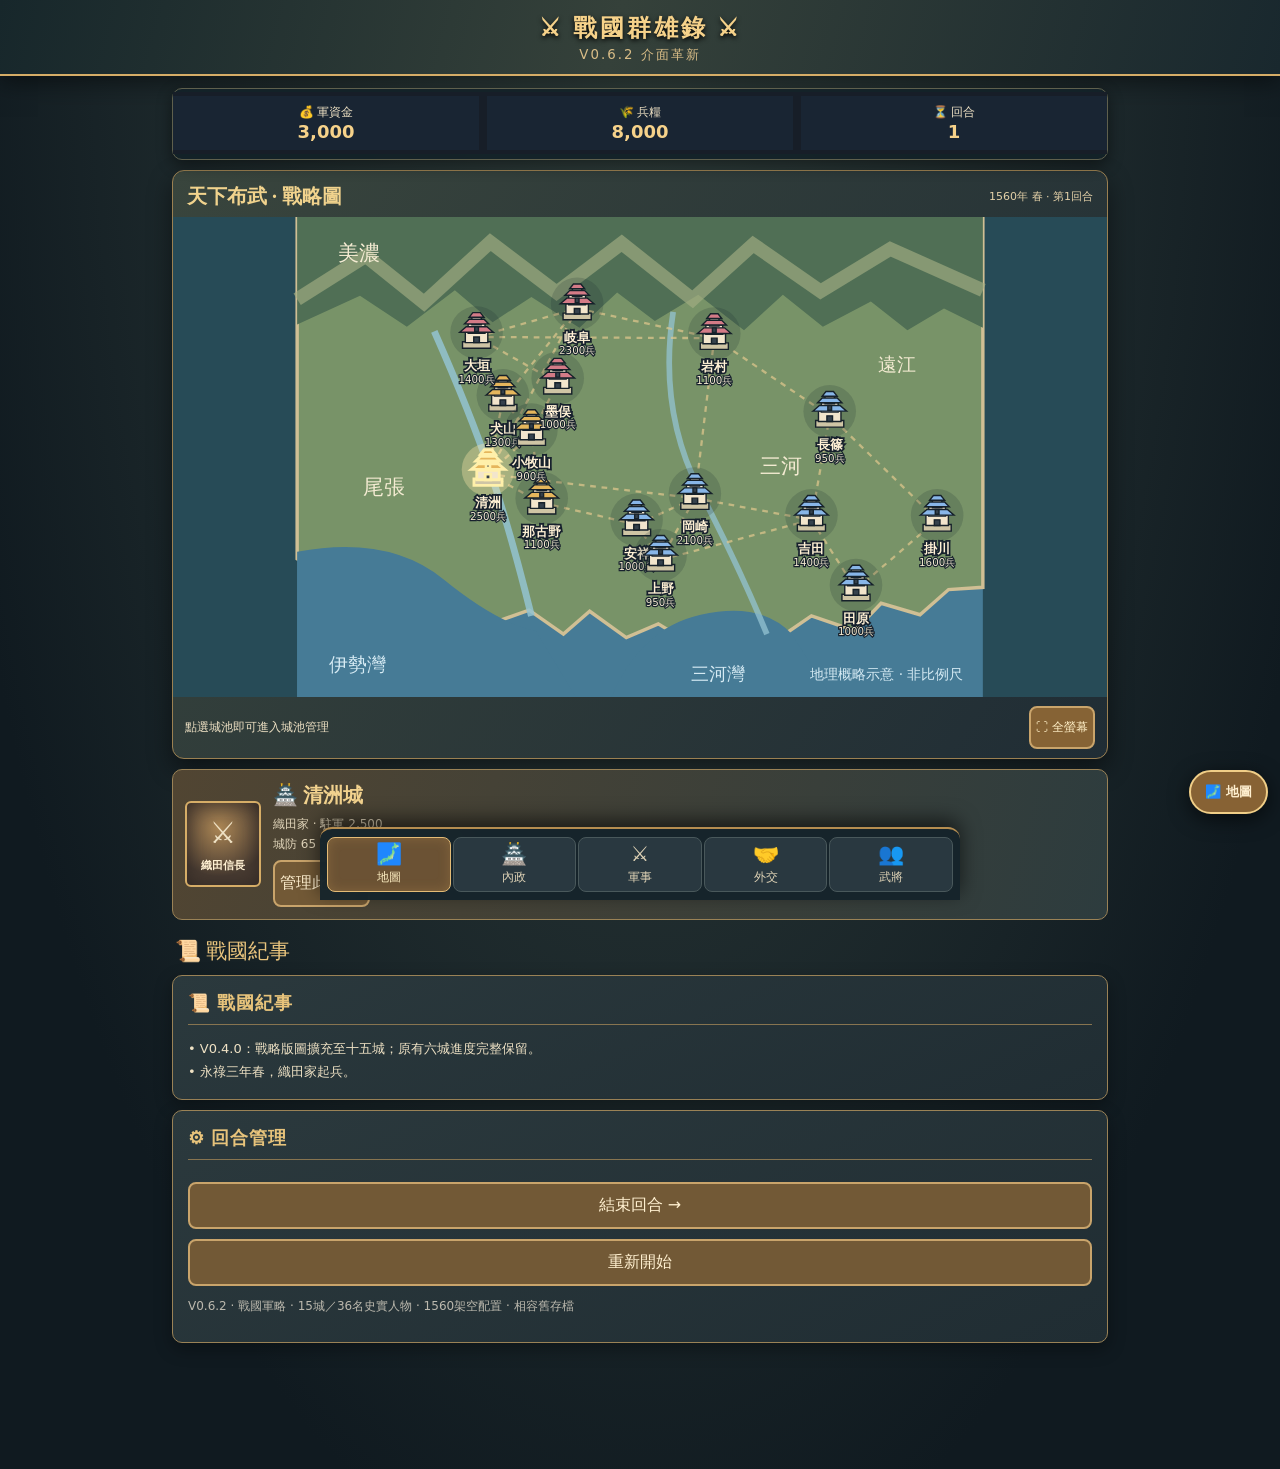
<file: sengoku_v062_index.html>
<!doctype html><html lang="zh-Hant"><head><meta charset="utf-8"><meta name="viewport" content="width=device-width,initial-scale=1"><title>戰國群雄錄 V0.6.2</title><style>*{box-sizing:border-box}body{margin:0;background:#171e28;color:#f2e5c5;font-family:system-ui}header{text-align:center;background:#293447;padding:16px;border-bottom:3px solid #c6a268}h1{font-size:25px;color:#f6d28a;margin:0}small,.hint{color:#bcb9ae}main{max-width:560px;margin:auto;padding:12px}.panel{background:#283445;border:2px solid #647082;padding:13px;margin:12px 0;border-radius:5px}h2{font-size:18px;color:#f6d28a;margin:0 0 12px}.stats,.map,.actions{display:grid;grid-template-columns:repeat(2,1fr);gap:8px}.stats{grid-template-columns:repeat(3,1fr);position:sticky;top:0;z-index:100;background:#171e28;padding:8px 0 9px;margin:-8px 0 8px;box-shadow:0 6px 12px rgba(0,0,0,.4);border-bottom:1px solid #c6a268}.stats .stat{padding:8px 3px}.stats .stat b{font-variant-numeric:tabular-nums;font-size:clamp(14px,4vw,18px)}.stats .stat.low b{color:#ff8d81}.stat{text-align:center;background:#192533;padding:10px 3px;font-size:12px}.stat b{display:block;color:#f6d28a;font-size:18px}button,select{font:inherit}button{background:#725936;border:2px solid #c9a46b;color:#fff0d0;padding:11px 5px;border-radius:4px;cursor:pointer}button:disabled{opacity:.35}.castle{background:#26394b;min-height:75px}.castle.enemy{background:#563b48}.castle.active{outline:3px solid #f6d28a}.castle strong{display:block}.castle span{font-size:12px}.full{width:100%;margin-top:10px}.officer{background:#192533;padding:11px;margin:9px 0;border-left:4px solid #c9a46b}.officer b{color:#f6d28a}select{width:100%;padding:10px;background:#192533;color:white;border:1px solid #8893a0;margin:8px 0}.log{font-size:13px;line-height:1.8;max-height:220px;overflow:auto}.hint{font-size:12px}
/* V0.6.2：僅資源列固定，地圖獨立全螢幕，不依捲動縮放 */
.hud{position:sticky;top:0;z-index:110;background:#171e28;padding:3px 0 5px;box-shadow:0 6px 15px #0009}
.hud .stats{position:static;top:auto;box-shadow:none;margin:0;padding:4px 0;border-bottom:0}
.map-launch{display:flex;align-items:center;justify-content:space-between;gap:8px;background:#253b3e;border:1px solid #aa9163;border-radius:6px;margin:10px 0;padding:10px 12px}
.map-launch strong{color:#f6d28a;font-size:14px}
.map-launch button{padding:9px 13px;white-space:nowrap}
.map-dialog{position:fixed;inset:0;z-index:1000;background:#111b26;display:none;flex-direction:column;overflow:hidden}
.map-dialog.open{display:flex}
.map-dialog-header{display:flex;align-items:center;justify-content:space-between;gap:10px;padding:calc(10px + env(safe-area-inset-top)) 12px 10px;background:#293447;border-bottom:2px solid #b99d70}
.map-dialog-header strong{color:#f6d28a;font-size:16px}
.map-dialog-header button{padding:9px 15px}
.map-dialog-body{flex:1;min-height:0;display:flex;align-items:center;justify-content:center;padding:8px;overflow:auto}
.map-dialog #mapCanvas{max-height:100%}.map-dialog .map-scene{display:block;width:100%;height:auto;max-width:900px;max-height:100%;aspect-ratio:600/420;touch-action:manipulation}
.map-dialog-footer{padding:10px 12px calc(10px + env(safe-area-inset-bottom));background:#293447;border-top:1px solid #647082}
.map-dialog-footer p{margin:0 0 7px;font-size:12px;color:#ddd3b9}
.map-dialog-footer button{width:100%}
body.map-open{overflow:hidden}
.map-fab{position:fixed;right:calc(15px + env(safe-area-inset-right));bottom:calc(18px + env(safe-area-inset-bottom));z-index:450;border-radius:999px;background:#876234;border:2px solid #f0ce87;box-shadow:0 5px 20px #0009;padding:13px 17px;font-weight:700;min-width:100px}
body.map-open .map-fab{display:none}
main{padding-bottom:80px}
.war-options{display:grid;grid-template-columns:repeat(2,minmax(0,1fr));gap:8px}
.war-options label{font-size:12px;color:#e8d8b2}
.war-options select{margin:5px 0 8px}
.war-preview{padding:10px;border:1px solid #647082;background:#1b2a38;border-radius:5px;font-size:12px;line-height:1.8}
.war-report{background:#202d3b;border-left:3px solid #d9ad64;padding:10px;margin:10px 0;font-size:12px;line-height:1.65}
.personnel-card{background:#192533;border:1px solid #536578;border-radius:5px;padding:10px;margin:8px 0}
.personnel-card b{color:#f6d28a}.personnel-card p{font-size:12px;margin:5px 0;line-height:1.55}
.personnel-chip{font-size:11px;color:#d8c69c}.personnel-list{max-height:370px;overflow:auto}
.personnel-actions{display:grid;grid-template-columns:repeat(2,minmax(0,1fr));gap:8px}
.personnel-actions button{font-size:13px;padding:9px 4px}
.personnel-subtitle{margin:14px 0 6px;color:#f6d28a;font-size:14px}

.map-node{cursor:pointer;outline:none}
.map-node .marker{stroke:#16212a;stroke-width:1.5}
.map-node.selected .marker{stroke:#fff0aa;stroke-width:3}
.map-node:focus .marker{stroke:#fff;stroke-width:3}
.map-label{font:700 11px system-ui,sans-serif;paint-order:stroke;stroke:#17212d;stroke-width:3px;fill:#fff1d5}
.map-troops{font:9px system-ui,sans-serif;paint-order:stroke;stroke:#17212d;stroke-width:2px;fill:#f4ead0}
@media(max-width:390px){.map-label{font-size:11px}.map-troops{font-size:9px}}

/* V0.6.2 戰國卷軸 UI — interface only; game data and mechanics preserved */
:root{--ink:#121b20;--panel:#24313a;--gold:#d6ad67;--paper:#eee1c4;--line:#756448}
body{background:radial-gradient(ellipse at top,#33423f 0%,#101a20 78%);color:var(--paper);font-family:-apple-system,BlinkMacSystemFont,'Noto Sans TC',system-ui,sans-serif}
header{background:linear-gradient(105deg,#17272b,#35413a 48%,#19282e);border-bottom:2px solid var(--gold);padding:12px 10px 10px;box-shadow:0 5px 24px #0008}
header h1{font-family:serif;font-size:24px;letter-spacing:3px;text-shadow:0 2px 5px #000}
header small{color:#d9bd87;letter-spacing:2px}
main{max-width:960px;padding:12px 12px 116px}
.panel{background:linear-gradient(155deg,#2b393d,#202d33);border:1px solid #9a8256;border-radius:10px;box-shadow:0 6px 18px #0005;padding:15px}
.panel h2{font-family:serif;color:#e7c37b;letter-spacing:1px;border-bottom:1px solid #877450;padding-bottom:9px}
button{border-radius:8px;min-height:41px;touch-action:manipulation}
button:active{transform:scale(.985)}
select{min-height:43px;border-radius:7px}
.hud{position:sticky;top:0;z-index:100;background:#142229f2;border:1px solid #5f604d;border-radius:10px;backdrop-filter:blur(12px);box-shadow:0 5px 15px #0007}
.map-launch{display:none!important}
.map-fab{bottom:calc(86px + env(safe-area-inset-bottom));right:12px;min-width:unset;padding:11px 14px;font-size:13px}
.sengoku-hero{background:linear-gradient(125deg,#39453d,#202d35);border:1px solid #9b8051;border-radius:12px;overflow:hidden;margin:10px 0;box-shadow:0 10px 25px #0007}
.sengoku-hero-top{display:flex;justify-content:space-between;align-items:center;padding:12px 14px 7px;gap:8px}
.sengoku-hero-top strong{font-family:serif;font-size:20px;color:#f1d38d}
.sengoku-hero-top small{color:#e4d1a8;font-size:11px}
.sengoku-hero-map{background:#274b57;overflow:hidden}
.sengoku-hero-map .map-scene{display:block;width:100%;height:auto;max-height:390px}
.sengoku-hero-map .map-node{cursor:pointer}
.sengoku-hero-foot{display:flex;gap:8px;justify-content:space-between;align-items:center;padding:9px 12px;font-size:12px}
.sengoku-hero-foot button{background:#866335;color:#fff0c8;white-space:nowrap}
.ui-tabs{position:fixed;bottom:0;left:0;right:0;z-index:430;display:grid;grid-template-columns:repeat(5,minmax(0,1fr));gap:2px;padding:8px 7px calc(8px + env(safe-area-inset-bottom));background:#15242bf5;border-top:2px solid #b58d50;box-shadow:0 -7px 20px #0009;backdrop-filter:blur(12px)}
.ui-tabs button{font-size:12px;display:flex;flex-direction:column;align-items:center;justify-content:center;gap:3px;min-width:0;min-height:54px;padding:5px 0;background:#293840;color:#dfd3b6;border:1px solid #49585b;border-radius:8px}
.ui-tabs button.active{background:#6b5234;color:#fff0c4;border-color:#e4bb76;box-shadow:inset 0 0 12px #b78c4d55}
.ui-tabs .tab-icon{font-size:21px;line-height:1.1}
.ui-screen[hidden]{display:none!important}
.ui-screen{animation:screenFade .15s ease-out}
@keyframes screenFade{from{opacity:.6;transform:translateY(4px)}to{opacity:1;transform:none}}
.ui-city-summary{display:flex;align-items:center;gap:12px;padding:12px;background:linear-gradient(105deg,#514532,#2d3c3e);border:1px solid #9a8256;border-radius:10px;margin:10px 0}
.ui-portrait{width:76px;height:86px;flex-shrink:0;display:flex;flex-direction:column;align-items:center;justify-content:center;background:radial-gradient(circle at 45% 30%,#aa8554,#493c32 70%);border:2px solid #d6ad67;border-radius:6px;box-shadow:inset 0 0 20px #201a1a9c}
.ui-portrait .crest{font-size:30px;line-height:1.2}.ui-portrait .portrait-name{font-size:11px;color:#fff1d3;margin-top:7px;font-weight:700}
.ui-city-summary strong{font-family:serif;font-size:20px;color:#f2d28e}
.ui-city-summary p{font-size:12px;line-height:1.7;margin:5px 0;color:#e2d6bb}
.ui-screen-title{font-family:serif;color:#e9c47d;font-size:21px;margin:17px 3px 9px}
.ui-screen .panel{margin:10px 0}
.ui-screen .personnel-list{max-height:none}
.ui-screen .officer{border-color:#8d744c}
.ui-screen .actions{gap:8px}
.ui-screen .actions button{font-size:13px}
.ui-battle-overlay{position:fixed;inset:0;z-index:1100;background:#080f15db;display:flex;align-items:center;justify-content:center;padding:18px;backdrop-filter:blur(8px)}
.ui-battle-overlay[hidden]{display:none!important}
.ui-battle-card{width:min(440px,100%);background:linear-gradient(145deg,#35413c,#1a2932);border:2px solid #d2ab6a;border-radius:14px;padding:20px;box-shadow:0 20px 70px #000b;text-align:center}
.ui-battle-banner{font-family:serif;font-size:29px;letter-spacing:3px;color:#f3d58d;margin:10px 0}
.ui-battle-sub{font-size:13px;color:#e5d5b8;line-height:1.9}
.ui-battle-stats{display:grid;grid-template-columns:1fr 1fr;gap:8px;margin:15px 0}
.ui-battle-stat{padding:10px;background:#15252c;border:1px solid #65716c;border-radius:8px;font-size:12px}
.ui-battle-stat b{display:block;font-size:19px;color:#f3d58d}
.ui-battle-card button{width:100%;background:#87633c;color:#fff4d9}
@media(min-width:720px){.sengoku-hero-map .map-scene{max-height:480px}.ui-tabs{left:50%;transform:translateX(-50%);max-width:760px;border-radius:12px 12px 0 0}}
@media(max-width:370px){.ui-tabs button{font-size:10px}.ui-portrait{width:65px}}

/* V0.6.2: information-first city and officer screens, optimized for iPhone */
.ui-city-dashboard{margin:10px 0 14px;padding:14px;border:1px solid #b99a66;border-radius:12px;background:linear-gradient(145deg,#34413d,#1b2a32);box-shadow:0 7px 20px #0005}
.ui-city-head{display:flex;gap:12px;align-items:center}.ui-city-head h2{margin:0;color:#f2d18b;font-size:22px;border:0;padding:0}.ui-city-head p{font-size:12px;line-height:1.7;margin:4px 0;color:#e3d7bd}
.ui-city-grid{display:grid;grid-template-columns:repeat(3,minmax(0,1fr));gap:7px;margin-top:12px}
.ui-city-metric{padding:10px 4px;text-align:center;border:1px solid #52646a;border-radius:8px;background:#152630}
.ui-city-metric span{display:block;font-size:10px;color:#c9b99a}.ui-city-metric b{display:block;font-size:16px;color:#f6d490;margin-top:4px;font-variant-numeric:tabular-nums}
.ui-city-units{margin-top:10px;font-size:12px;line-height:1.8;color:#e7d7b8;border-top:1px solid #6c6957;padding-top:8px}
.ui-quick-nav{display:grid;grid-template-columns:repeat(2,minmax(0,1fr));gap:8px;margin-top:10px}.ui-quick-nav button{background:#4b503d;font-size:12px;padding:8px 4px}
.ui-officer-gallery{display:grid;grid-template-columns:repeat(2,minmax(0,1fr));gap:9px;margin:10px 0}
.ui-officer-card{min-width:0;border:1px solid #796a50;border-radius:11px;overflow:hidden;background:linear-gradient(155deg,#34413f,#1b2b34);box-shadow:0 5px 15px #0004}
.ui-officer-top{display:flex;align-items:center;gap:8px;padding:10px 9px 8px}
.ui-officer-avatar{flex:0 0 55px;width:55px;height:67px;position:relative;overflow:hidden;border:1px solid #c6a367;border-radius:7px;background:radial-gradient(circle at 50% 20%,#997d58,#3c4b4c 65%,#1b252e)}
.ui-officer-avatar:before{content:'';position:absolute;width:23px;height:26px;border-radius:46% 46% 40% 40%;background:#dfbf95;left:15px;top:17px;box-shadow:0 -8px 0 3px #252d30}
.ui-officer-avatar:after{content:'';position:absolute;width:52px;height:39px;border-radius:50% 50% 0 0;background:linear-gradient(90deg,#334451,#746345,#334451);left:1px;top:49px;border-top:2px solid #d0ae77}
.ui-officer-avatar .avatar-crest{position:absolute;z-index:2;right:1px;top:0;font-size:14px;color:#f5db96;text-shadow:0 1px 3px #000}
.ui-officer-meta{min-width:0;flex:1}.ui-officer-meta b{display:block;font-size:14px;color:#f6d28a;overflow-wrap:anywhere}.ui-officer-meta span{font-size:10px;line-height:1.6;color:#ddc8a3;display:block}
.ui-officer-skills{display:grid;grid-template-columns:repeat(2,1fr);gap:5px;padding:0 9px 8px}.ui-officer-skill{font-size:10px;color:#e9dfca}.ui-officer-skill .bar{height:5px;border-radius:4px;background:#12212b;margin-top:3px;overflow:hidden}.ui-officer-skill .bar i{display:block;height:100%;background:linear-gradient(90deg,#8e6b3c,#f0c677)}
.ui-officer-footer{border-top:1px solid #58615b;padding:8px 9px;font-size:10px;line-height:1.5;color:#ddc8a3}
.ui-gallery-toggle{width:100%;background:#344a4c;margin:5px 0 8px;font-size:12px}
.ui-battle-phase{min-height:210px;display:flex;flex-direction:column;align-items:center;justify-content:center;gap:9px;animation:phaseIn .24s ease-out}
.ui-battle-phase .phase-icon{font-size:48px}.ui-battle-phase h3{font-family:serif;font-size:25px;color:#f4d18a;margin:0}.ui-battle-phase p{font-size:13px;line-height:1.8;color:#e9ddc4;margin:0}
.ui-battle-step{font-size:11px;color:#d7b879;letter-spacing:2px;margin:0 0 8px}.ui-battle-actions{display:flex;gap:8px;margin-top:13px}.ui-battle-actions button{flex:1}
@keyframes phaseIn{from{opacity:.3;transform:translateY(9px)}to{opacity:1;transform:translateY(0)}}
@media(max-width:345px){.ui-officer-gallery{grid-template-columns:1fr}.ui-city-grid{gap:4px}.ui-city-metric b{font-size:14px}}
@media(min-width:650px){.ui-officer-gallery{grid-template-columns:repeat(3,minmax(0,1fr))}}
</style></head><body><header><h1>⚔ 戰國群雄錄 ⚔</h1><small>V0.6.2 介面革新</small></header><main id="game"></main><nav id="uiTabs" class="ui-tabs" aria-label="遊戲功能選單"></nav><div id="battleOverlay" class="ui-battle-overlay" hidden role="dialog" aria-modal="true" aria-label="戰鬥結果"><div class="ui-battle-card" id="battleResult"></div></div><button class="map-fab" type="button" onclick="openMap()" aria-label="隨時開啟戰略地圖">🗾 地圖</button>
<div id="mapDialog" class="map-dialog" role="dialog" aria-modal="true" aria-label="戰略地圖" aria-hidden="true">
 <div class="map-dialog-header"><strong id="mapEra">戰略地圖</strong><button id="mapClose" type="button" onclick="closeMap()">✕ 關閉</button></div>
 <div class="map-dialog-body"><div id="mapCanvas" style="width:100%;display:flex;align-items:center;justify-content:center"></div></div>
 <div class="map-dialog-footer"><p id="mapSelection">請點選城池</p><button type="button" onclick="closeMap()">返回內政與軍事操作</button></div>
</div><script>
'use strict';
const OFFICERS=[
{id:1,n:'織田信長',f:'織田',c:92,w:85,i:91,p:96,t:'天下布武'},
{id:2,n:'柴田勝家',f:'織田',c:88,w:94,i:65,p:58,t:'鬼柴田'},
{id:3,n:'丹羽長秀',f:'織田',c:78,w:68,i:82,p:89,t:'米五郎左'},
{id:4,n:'池田恆興',f:'織田',c:75,w:76,i:71,p:69,t:'忠義'},
{id:5,n:'森可成',f:'織田',c:82,w:88,i:67,p:61,t:'攻勢'},
{id:6,n:'佐久間信盛',f:'織田',c:76,w:69,i:70,p:73,t:'守備'},
{id:7,n:'齋藤義龍',f:'齋藤',c:84,w:78,i:80,p:76,t:'美濃守護'},
{id:8,n:'稻葉一鐵',f:'齋藤',c:81,w:82,i:75,p:71,t:'堅守'},
{id:9,n:'安藤守就',f:'齋藤',c:77,w:70,i:80,p:76,t:'智將'},
{id:10,n:'今川義元',f:'今川',c:85,w:65,i:87,p:93,t:'東海道一弓取'},
{id:11,n:'松平元康',f:'今川',c:89,w:80,i:84,p:86,t:'三河武士'},
{id:12,n:'朝比奈泰朝',f:'今川',c:80,w:77,i:72,p:70,t:'忠臣'} 
,{id:13,n:'氏家卜全',f:'齋藤',c:76,w:73,i:72,p:74,t:'西美濃三人眾'}
,{id:14,n:'酒井忠次',f:'今川',c:83,w:74,i:82,p:82,t:'三河宿老'}
,{id:15,n:'石川數正',f:'今川',c:72,w:63,i:83,p:86,t:'交涉巧者'}
,{id:16,n:'朝比奈泰能',f:'今川',c:74,w:67,i:73,p:77,t:'遠江守護'}
,{id:17,n:'岡部元信',f:'今川',c:85,w:83,i:71,p:64,t:'勇將'}
,{id:18,n:'菅沼定盈',f:'今川',c:73,w:76,i:74,p:66,t:'山城守備'}
,{id:19,n:'羽柴秀吉',f:'織田',c:86,w:61,i:94,p:96,t:'築城名手'}
,{id:20,n:'前田利家',f:'織田',c:83,w:91,i:69,p:76,t:'槍之又左'}
,{id:21,n:'佐佐成政',f:'織田',c:79,w:85,i:67,p:66,t:'猛將'}
,{id:22,n:'瀧川一益',f:'織田',c:86,w:81,i:86,p:77,t:'進退自在'}
,{id:23,n:'蜂須賀正勝',f:'織田',c:76,w:75,i:84,p:79,t:'川並眾'}
,{id:24,n:'齋藤龍興',f:'齋藤',c:48,w:45,i:43,p:41,t:'年少家督'}
,{id:25,n:'竹中半兵衛',f:'齋藤',c:78,w:55,i:97,p:88,t:'今孔明'}
,{id:26,n:'明智光秀',f:'齋藤',c:83,w:71,i:91,p:88,t:'才智'}
,{id:27,n:'太原雪齋',f:'今川',c:75,w:45,i:96,p:94,t:'軍師'}
,{id:28,n:'井伊直盛',f:'今川',c:75,w:76,i:71,p:67,t:'遠江武士'},
{id:29,n:'山內一豐',f:'浪人',c:71,w:70,i:69,p:76,t:'忠節'},
{id:30,n:'可兒才藏',f:'浪人',c:76,w:95,i:61,p:49,t:'笹之才藏'},
{id:31,n:'藤堂高虎',f:'浪人',c:88,w:81,i:85,p:91,t:'築城巧者'},
{id:32,n:'蒲生氏鄉',f:'浪人',c:87,w:85,i:84,p:88,t:'文武兩道'},
{id:33,n:'黑田官兵衛',f:'浪人',c:86,w:55,i:98,p:92,t:'軍師'},
{id:34,n:'細川藤孝',f:'浪人',c:76,w:67,i:92,p:91,t:'文武通達'},
{id:35,n:'島左近',f:'浪人',c:92,w:91,i:85,p:69,t:'鬼左近'},
{id:36,n:'本多正信',f:'浪人',c:64,w:40,i:93,p:95,t:'智謀'}];
const BASE=[['清洲','織田',2500,65,1],['犬山','織田',1300,50,2],['岐阜','齋藤',2300,75,7],['岩村','齋藤',1100,55,8],['岡崎','今川',2100,65,11],['吉田','今川',1400,50,12]];
const EXTRA_BASE=[
 ['那古野','織田',1100,48,4],['小牧山','織田',900,42,5],
 ['墨俣','齋藤',1000,46,9],['大垣','齋藤',1400,57,13],
 ['安祥','今川',1000,49,14],['上野','今川',950,46,15],
 ['田原','今川',1000,52,16],['掛川','今川',1600,58,17],
 ['長篠','今川',950,57,18]
];
const ALL_BASE=BASE.concat(EXTRA_BASE);
const ROADS=[[0,1],[0,2],[0,4],[1,2],[2,3],[3,4],[4,5],
 [0,6],[0,7],[1,7],[6,7],[6,10],[7,8],[8,9],[9,2],[9,3],
 [4,10],[4,11],[10,11],[11,5],[5,12],[5,14],[12,13],[13,14],[3,14]],KEY='sengoku_v02_save';let g;
const officer=id=>OFFICERS.find(o=>o.id===id)||{id:0,n:'守城代官',f:'中立',c:50,w:50,i:50,p:50,t:'守備'};
const nearby=id=>ROADS.filter(r=>r.includes(id)).map(r=>r[0]===id?r[1]:r[0]);
const owned=()=>g.cities.filter(c=>c.owner==='織田');
const FACTIONS=['織田','齋藤','今川'];
const pair=(a,b)=>[a,b].sort().join('|');
function diplomacyDefaults(){return {relations:{[pair('織田','齋藤')]:-35,[pair('織田','今川')]:-45,[pair('齋藤','今川')]:5},alliances:{},truces:{},credit:100}}
function relation(a,b){return g.diplomacy.relations[pair(a,b)]??0}
function setRelation(a,b,v){g.diplomacy.relations[pair(a,b)]=Math.max(-100,Math.min(100,Math.round(v)))}
function active(t,a,b){return (g.diplomacy[t][pair(a,b)]||0)>g.turn}
function peaceful(a,b){return active('alliances',a,b)||active('truces',a,b)}
function fresh(){return{turn:1,gold:3000,rice:8000,selected:0,used:false,over:false,cities:ALL_BASE.map((x,id)=>({id,name:x[0],owner:x[1],troops:x[2],def:x[3],officer:x[4],farm:1,trade:1,units:{foot:x[2],horse:0,gun:0},morale:75,siege:0})),war:{},logs:['永祿三年春，織田家起兵。'],reserve:[],aiSupply:{'齋藤':2000,'今川':2000},diplomacy:diplomacyDefaults(),personnel:Object.fromEntries(OFFICERS.map(o=>[o.id,{faction:o.f,loyalty:o.f==='浪人'?0:Math.min(95,65+Math.floor(o.p/5)),xp:0}])),uiSelections:{}}}
function normalize(){if(!g||!Array.isArray(g.cities)||g.cities.length<6){g=fresh();return}
if(g.cities.length<ALL_BASE.length){
 const originalCount=g.cities.length;
 for(let id=originalCount;id<ALL_BASE.length;id++){
  const x=ALL_BASE[id];
  g.cities.push({id,name:x[0],owner:x[1],troops:x[2],def:x[3],officer:x[4],farm:1,trade:1});
 }
 g.logs=Array.isArray(g.logs)?g.logs:[];
 g.logs.unshift('V0.6.2：戰略版圖擴充至十五城；原有六城進度完整保留。');
 if(g.over&&g.cities.slice(0,6).every(c=>c.owner==='織田'))g.over=false;
}if(!g.diplomacy||typeof g.diplomacy!=='object')g.diplomacy=diplomacyDefaults();let defaults=diplomacyDefaults();for(const k of ['relations','alliances','truces'])if(!g.diplomacy[k]||typeof g.diplomacy[k]!=='object')g.diplomacy[k]=defaults[k];for(const [k,v] of Object.entries(defaults.relations))if(!Number.isFinite(g.diplomacy.relations[k]))g.diplomacy.relations[k]=v;if(!Number.isFinite(g.diplomacy.credit))g.diplomacy.credit=100;g.logs=Array.isArray(g.logs)?g.logs:[];g.reserve=Array.isArray(g.reserve)?g.reserve:[];g.aiSupply=g.aiSupply||{'齋藤':2000,'今川':2000};g.uiSelections=g.uiSelections&&typeof g.uiSelections==='object'?g.uiSelections:{};g.selected=Number.isInteger(g.selected)&&g.selected>=0&&g.selected<g.cities.length?g.selected:0;let seen=new Set();for(const c of g.cities){if(!OFFICERS.some(o=>o.id===c.officer)||seen.has(c.officer))c.officer=0;if(c.officer)seen.add(c.officer);c.troops=Math.max(0,Number(c.troops)||0)}g.reserve=[...new Set(g.reserve)].filter(id=>OFFICERS.some(o=>o.id===id)&&!seen.has(id));
if(!g.personnel||typeof g.personnel!=='object')g.personnel={};
for(const o of OFFICERS){let k=String(o.id),entry=g.personnel[k];if(!entry||typeof entry!=='object'){
 let city=g.cities.find(c=>c.officer===o.id),f=city?city.owner:g.reserve.includes(o.id)?'織田':o.f;
 entry={faction:f==='浪人'?'浪人':f,loyalty:f==='浪人'?0:Math.min(95,65+Math.floor(o.p/5)),xp:0};g.personnel[k]=entry;
}
if(!['織田','齋藤','今川','浪人'].includes(entry.faction))entry.faction=o.f;
entry.loyalty=Math.max(0,Math.min(100,Number(entry.loyalty)||0));entry.xp=Math.max(0,Number(entry.xp)||0);
}
for(const c of g.cities){if(c.officer){g.personnel[c.officer].faction=c.owner}}
for(const id of g.reserve){if(g.personnel[id])g.personnel[id].faction='織田'}
if(!g.war||typeof g.war!=='object')g.war={};
for(const c of g.cities){
 if(!c.units||typeof c.units!=='object'){
  c.units={foot:Math.max(0,Math.round(c.troops)),horse:0,gun:0};
 }
 for(const k of ['foot','horse','gun'])c.units[k]=Math.max(0,Math.floor(Number(c.units[k])||0));
 c.troops=unitTotal(c.units);
 c.morale=Math.max(20,Math.min(100,Number.isFinite(Number(c.morale))?Number(c.morale):75));
 c.siege=Math.max(0,Math.min(100,Number(c.siege)||0));
}

}
function selectedTarget(id){
 const el=document.getElementById(id);
 if(!el)return;
 if(!g.uiSelections||typeof g.uiSelections!=='object')g.uiSelections={};
 g.uiSelections[id]=el.value;
 save();
}
function optionSelected(id,value){
 return g.uiSelections&&String(g.uiSelections[id])===String(value)?' selected':'';
}
function save(){try{localStorage.setItem(KEY,JSON.stringify(g))}catch(e){}}
function load(){try{g=JSON.parse(localStorage.getItem(KEY))||fresh()}catch(e){g=fresh()}normalize();save();render()}
function log(s){g.logs.unshift(s);g.logs=g.logs.slice(0,35)}
function selectCity(id){g.selected=id;save();render()}
function ready(){if(g.over){alert('遊戲已結束');return false}return true}
function doDomesticAction(type){if(!ready())return;let c=g.cities[g.selected];if(c.owner!=='織田')return alert('只能管理織田家城池');let bonus=1+Math.max(0,officer(c.officer).p-60)/200+(c.officer?Math.max(0,loyaltyOf(c.officer)-60)/500:0);if(type==='farm'){if(g.gold<300)return alert('金錢不足');g.gold-=300;c.farm++;log(c.name+'開墾農田')}else if(type==='trade'){if(g.gold<350)return alert('金錢不足');g.gold-=350;c.trade++;log(c.name+'發展商業')}else if(type==='def'){if(c.def>=100)return alert('城防已達上限');if(g.gold<250)return alert('金錢不足');g.gold-=250;c.def=Math.min(100,c.def+12*bonus);log(c.name+'修築城防')}else if(type==='recruit'){if(g.gold<400||g.rice<300)return alert('資源不足');g.gold-=400;g.rice-=300;const qty=Math.round(500*bonus);c.units.foot+=qty;c.troops=unitTotal(c.units);log(c.name+'徵募足輕')}else return;save();render()}
function factionOf(id){return g.personnel[id]?.faction||officer(id).f}
function loyaltyOf(id){return g.personnel[id]?.loyalty??70}
function setPersonnelChoice(id){selectedTarget(id)}
function rewardOfficer(){
 if(!ready())return;let el=document.getElementById('rewardOfficer');if(!el||!el.value)return alert('請先選擇家臣');
 let id=Number(el.value);selectedTarget('rewardOfficer');if(factionOf(id)!=='織田')return alert('只能賞賜本家家臣');
 if(g.gold<200)return alert('軍資金不足，需要200金');
 if(loyaltyOf(id)>=100)return alert('忠誠度已達100');
 g.gold-=200;g.personnel[id].loyalty=Math.min(100,loyaltyOf(id)+12);g.personnel[id].xp+=2;
 log('賞賜'+officer(id).n+'200金，忠誠提升至'+loyaltyOf(id));save();render();
}
function recruitOfficer(){
 if(!ready())return;let el=document.getElementById('recruitOfficer');if(!el||!el.value)return alert('目前沒有可登用的浪人');
 let id=Number(el.value);selectedTarget('recruitOfficer');if(factionOf(id)!=='浪人')return alert('此武將目前不在浪人名單');
 if(g.gold<500)return alert('登用需要500金');
 g.gold-=500;
 const o=officer(id),political=officer(g.cities[g.selected].officer).p;
 const chance=Math.min(.86,Math.max(.25,.42+(political-65)/300+(o.p<70?.10:0)-(o.p>90?.09:0)));
 if(Math.random()<chance){g.personnel[id].faction='織田';g.personnel[id].loyalty=65+Math.floor(Math.random()*16);g.personnel[id].xp+=4;
  if(!g.reserve.includes(id))g.reserve.push(id);log('成功登用'+o.n+'！忠誠度'+loyaltyOf(id));
 }else log('登用'+o.n+'失敗，花費500金');save();render();
}
function personnelPanel(){
 const ours=OFFICERS.filter(o=>factionOf(o.id)==='織田'),ronin=OFFICERS.filter(o=>factionOf(o.id)==='浪人');
 const options=ours.map(o=>`<option value="${o.id}"${optionSelected('rewardOfficer',o.id)}>${o.n}｜忠誠${loyaltyOf(o.id)}</option>`).join('');
 const roninOpts=ronin.map(o=>`<option value="${o.id}"${optionSelected('recruitOfficer',o.id)}>${o.n}｜智略${o.i} 政治${o.p}</option>`).join('');
 const cards=ours.map(o=>{const city=g.cities.find(c=>c.officer===o.id),loc=city?city.name+'城主':'待命家臣',loyal=loyaltyOf(o.id);
 const skills=[['統率',o.c],['武勇',o.w],['智略',o.i],['政治',o.p]].map(([name,value])=>`<div class="ui-officer-skill">${name} <b>${value}</b><div class="bar"><i style="width:${Math.max(0,Math.min(100,value))}%"></i></div></div>`).join('');
 return `<article class="ui-officer-card"><div class="ui-officer-top"><div class="ui-officer-avatar" aria-label="${o.n}示意肖像"><span class="avatar-crest">✦</span></div><div class="ui-officer-meta"><b>${o.n}</b><span>${loc}</span><span>忠誠 ${loyal}/100 · 經驗 ${g.personnel[o.id]?.xp||0}</span></div></div><div class="ui-officer-skills">${skills}</div><div class="ui-officer-footer">⚔ 固有特性：${o.t}</div></article>`;
 }).join('');
 return `<section class="panel"><h2>👥 家臣團與武將管理</h2><p class="hint">標準模式：登用消耗500金、賞賜消耗200金；城主每城最多一名。低忠誠度家臣可能離去。</p><p class="personnel-subtitle">本家家臣（${ours.length}名）</p><div class="ui-officer-gallery">${cards||'<p>暫無家臣</p>'}</div>${!g.over?`<p class="personnel-subtitle">🎁 賞賜家臣</p>${ours.length?`<select id="rewardOfficer" onchange="setPersonnelChoice('rewardOfficer')">${options}</select><button class="full" onclick="rewardOfficer()">賞賜 200金（忠誠 +12）</button>`:'<p>沒有可賞賜的家臣</p>'}<p class="personnel-subtitle">📜 招募浪人（${ronin.length}名）</p>${ronin.length?`<select id="recruitOfficer" onchange="setPersonnelChoice('recruitOfficer')">${roninOpts}</select><button class="full" onclick="recruitOfficer()">嘗試登用 500金</button>`:'<p>目前沒有可登用的浪人</p>'}`:''}</section>`;
}
function personnelTurn(){
 for(const o of OFFICERS){const p=g.personnel[o.id];if(!p||p.faction==='浪人')continue;
  const isCity=g.cities.some(c=>c.officer===o.id);
  if(p.faction==='織田'){
   p.xp+=(isCity?3:1);
   if(p.loyalty<28&&Math.random()<.12){p.faction='浪人';p.loyalty=0;g.reserve=g.reserve.filter(id=>id!==o.id);
    for(const c of g.cities)if(c.officer===o.id)c.officer=0;
    log(o.n+'因忠誠不足離開織田家');
   }
  }else if(p.loyalty<40)p.loyalty=Math.min(85,p.loyalty+2);
 }
 // Opponents occasionally recruit one wandering officer; no frequent player-poaching.
 if(Math.random()<.13){let available=OFFICERS.filter(o=>factionOf(o.id)==='浪人');let factions=['齋藤','今川'].filter(f=>g.cities.some(c=>c.owner===f));
  if(available.length&&factions.length){let o=available[Math.floor(Math.random()*available.length)],f=factions[Math.floor(Math.random()*factions.length)];
   g.personnel[o.id].faction=f;g.personnel[o.id].loyalty=66;log(f+'家登用浪人'+o.n);
  }
 }
}
function appoint(){
 if(!ready())return;
 const c=g.cities[g.selected];if(c.owner!=='織田')return alert('只能任命本家城池');
 const el=document.getElementById('officers');if(!el||!el.value)return alert('沒有可任命的家臣');
 const id=Number(el.value),o=officer(id);
 if(factionOf(id)!=='織田')return alert('這名武將不屬於本家');
 if(c.officer===id)return alert(o.n+'已是本城城主');
 const former=g.cities.find(x=>x.officer===id&&x.id!==c.id);
 const replaced=c.officer;
 let msg='確定任命'+o.n+'為'+c.name+'城主？';
 if(former)msg+='\n將解除其在'+former.name+'的城主職務。';
 if(replaced)msg+='\n原城主'+officer(replaced).n+'將改為待命家臣。';
 if(!confirm(msg))return;
 if(former)former.officer=0;
 if(replaced&&!g.reserve.includes(replaced))g.reserve.push(replaced);
 c.officer=id;g.reserve=g.reserve.filter(x=>x!==id);
 g.personnel[id].xp+=3;
 log(o.n+(former?'由'+former.name+'調任':'就任')+c.name+'城主'+(replaced?'；'+officer(replaced).n+'卸任':''));
 save();render();
}
function dismissCastellan(){
 if(!ready())return;
 const c=g.cities[g.selected];if(c.owner!=='織田'||!c.officer)return alert('本城目前沒有可解除任命的城主');
 const id=c.officer;if(!confirm('解除'+officer(id).n+'的'+c.name+'城主職務？\n武將會留在本家家臣團。'))return;
 c.officer=0;if(!g.reserve.includes(id))g.reserve.push(id);
 log(officer(id).n+'卸任'+c.name+'城主，轉為待命家臣');save();render();
}
function swapCastellans(){
 if(!ready())return;
 const a=g.cities[g.selected];if(a.owner!=='織田'||!a.officer)return alert('本城必須有城主才能交換');
 const el=document.getElementById('swapCity');if(!el||!el.value)return alert('請選擇交換的城池');
 const b=g.cities[Number(el.value)];if(!b||b.owner!=='織田'||!b.officer||a.id===b.id)return alert('目標必須是另一座已有城主的本家城池');
 if(!confirm('確定交換'+a.name+'的'+officer(a.officer).n+'與'+b.name+'的'+officer(b.officer).n+'？'))return;
 const old=a.officer;a.officer=b.officer;b.officer=old;
 log(a.name+'與'+b.name+'交換城主：'+officer(a.officer).n+'、'+officer(b.officer).n);save();render();
}
const UNIT_INFO={
 foot:{name:'足輕',power:1,defense:1.05,cost:400,rice:300,number:500},
 horse:{name:'騎馬隊',power:1.65,defense:1.05,cost:700,rice:450,number:240},
 gun:{name:'鐵砲隊',power:1.9,defense:.8,cost:900,rice:600,number:180}
};
const TACTICS={
 balanced:{name:'正面進軍',attack:1,defense:1,loss:1,wall:1,skill:0},
 assault:{name:'強攻',attack:1.28,defense:.88,loss:1.25,wall:1.25,skill:0},
 siege:{name:'包圍',attack:.86,defense:1.08,loss:.70,wall:2.2,skill:0},
 surprise:{name:'奇襲',attack:1.05,defense:.93,loss:.90,wall:1.1,skill:1}
};
function unitTotal(u){return ['foot','horse','gun'].reduce((n,k)=>n+(Math.max(0,Number(u?.[k])||0)),0)}
const COUNTER={foot:'horse',horse:'gun',gun:'foot'};
const UNIT_NAMES={foot:'足輕',horse:'騎馬',gun:'鐵砲'};
const TRAIT_EFFECTS={
 '鬼柴田':{attack:1.13,desc:'強攻戰力＋13%'},
 '槍之又左':{foot:1.18,desc:'足輕戰力＋18%'},
 '笹之才藏':{foot:1.18,desc:'足輕戰力＋18%'},
 '進退自在':{surprise:1.16,desc:'奇襲戰力＋16%'},
 '今孔明':{siege:1.20,desc:'包圍戰力＋20%'},
 '軍師':{siege:1.20,desc:'包圍戰力＋20%'},
 '築城名手':{defense:1.12,desc:'守城戰力＋12%'},
 '築城巧者':{defense:1.12,desc:'守城戰力＋12%'},
 '堅守':{defense:1.15,desc:'守城戰力＋15%'},
 '山城守備':{defense:1.15,desc:'守城戰力＋15%'},
 '三河武士':{defense:1.10,desc:'守城戰力＋10%'},
 '鬼左近':{attack:1.12,desc:'進攻戰力＋12%'},
 '東海道一弓取':{attack:1.08,desc:'進攻戰力＋8%'},
 '才智':{surprise:1.12,desc:'奇襲戰力＋12%'},
 '智謀':{surprise:1.12,desc:'奇襲戰力＋12%'}
};
function traitInfo(o){return TRAIT_EFFECTS[o.t]||{desc:'以武將能力參與戰鬥'}}
function armyPower(u,attacking=true,enemyUnits=null){
 let total=0;
 for(const k of ['foot','horse','gun']){
  const base={foot:1,horse:1.65,gun:1.9}[k]*(attacking?1:{foot:1.05,horse:1.05,gun:.8}[k]);
  const enemy=enemyUnits?unitTotal(enemyUnits):0;
  const target=enemy?Math.max(0,enemyUnits[COUNTER[k]]||0)/enemy:0;
  // Counter bonus: up to +30% when the opponent relies entirely on the vulnerable unit.
  total+=Math.max(0,u[k]||0)*base*(1+.30*target);
 }
 return total;
}
function allocatedArmy(city,n){
 n=Math.min(Math.max(0,Math.floor(n)),city.troops);
 const send={},ratio=city.troops?n/city.troops:0;
 for(const k of ['foot','horse','gun'])send[k]=Math.floor(city.units[k]*ratio);
 let remaining=n-unitTotal(send);
 for(const k of ['foot','horse','gun']){
  const extra=Math.min(city.units[k]-send[k],remaining);
  send[k]+=extra;remaining-=extra;
 }
 return send;
}
function battleEstimate(a,b,n,config={}){
 const x=g.cities[a],y=g.cities[b],tactic=TACTICS[config.tactic]||TACTICS.balanced;
 const commander=officerForBattle(x,config.commander),defender=officer(y.officer);
 const send=allocatedArmy(x,n),defenseUnits=y.units;
 const am=.70+x.morale/250,dm=.70+y.morale/250;
 const surprise=config.tactic==='surprise'?Math.max(.75,Math.min(1.45,.65+commander.i/130+(commander.i-defender.i)/240)):1;
 const atkTrait=traitInfo(commander),defTrait=traitInfo(defender);
 const traitAttack=(atkTrait.attack||1)*(config.tactic==='surprise'?(atkTrait.surprise||1):1)*(config.tactic==='siege'?(atkTrait.siege||1):1);
 const traitDefense=defTrait.defense||1;
 const atk=armyPower(send,true,defenseUnits)*(.74+commander.c/240+commander.w/650)*tactic.attack*surprise*am*traitAttack*(config.commander&&loyaltyOf(config.commander)>=85?1.05:1)*(1+(atkTrait.foot?Math.min(1,send.foot/Math.max(1,unitTotal(send)))*(atkTrait.foot-1):0));
 const fort=Math.max(.72,1+y.def/210-y.siege/220);
 const def=armyPower(defenseUnits,false,send)*(.75+defender.c/240)*fort*tactic.defense*dm*traitDefense*(y.officer&&loyaltyOf(y.officer)>=85?1.05:1);
 // Exact uniform random factors in [0.90,1.10] are sampled for actual combat.
 // Preview integrates a 41x41 grid over the same factors (an estimate, not a guarantee).
 let wins=0;
 for(let i=0;i<41;i++)for(let j=0;j<41;j++)if(atk*(.90+i*.005)>def*(.90+j*.005))wins++;
 const chance=Math.round(wins/1681*100);
 const winLoss=Math.min(.93,Math.max(.19,.30*tactic.loss*(def/Math.max(atk,1))**.20));
 const loseLoss=Math.min(.93,Math.max(.19,.66*tactic.loss*(def/Math.max(atk,1))**.20));
 const loss=Math.round(unitTotal(send)*(chance/100*winLoss+(1-chance/100)*loseLoss));
 return {atk,def,chance,loss,send,commander,defender,traitAttack:atkTrait.desc,traitDefense:defTrait.desc};
}
function warPreview(){
 const src=g.cities[g.selected];
 const target=document.getElementById('target'),commander=document.getElementById('warCommander'),tactic=document.getElementById('warTactic'),force=document.getElementById('warForce');
 const el=document.getElementById('warPreview');
 if(!el||!target||!commander||!tactic||!force)return;
 const to=g.cities[Number(target.value)];
 if(!to||to.owner===src.owner){el.textContent='請選擇敵城';return}
 const n=Math.floor(src.troops*Number(force.value));
 const e=battleEstimate(src.id,to.id,n,{commander:Number(commander.value),tactic:tactic.value});
 const label=e.chance>=75?'優勢':e.chance>=45?'勢均力敵':'劣勢';
 el.textContent='預估勝率 '+e.chance+'%（'+label+'）｜我軍戰力 '+Math.round(e.atk)+'／敵軍 '+Math.round(e.def)+'｜預估我軍傷亡約 '+e.loss+' 人｜主將特性：'+e.traitAttack+'｜敵將特性：'+e.traitDefense+'。此為估算，實戰存在隨機波動。';
}
function officerForBattle(city,commanderId){
 const id=Number(commanderId);
 if(id&&factionOf(id)===city.owner)return officer(id);
 return officer(city.officer);
}
function warRecruit(type){
 if(!ready())return;
 const c=g.cities[g.selected],info=UNIT_INFO[type];
 if(!info||c.owner!=='織田')return alert('只能在本家城池徵兵');
 if(g.gold<info.cost||g.rice<info.rice)return alert('軍資金或兵糧不足');
 g.gold-=info.cost;g.rice-=info.rice;
 c.units[type]+=info.number;c.troops=unitTotal(c.units);
 log(c.name+'徵募'+info.name+info.number+'人');save();render();
}
function battle(a,b,n,config={}){
 const x=g.cities[a],y=g.cities[b];
 if(!x||!y||x.owner===y.owner||!nearby(a).includes(b)||peaceful(x.owner,y.owner))return false;
 const tactic=TACTICS[config.tactic]||TACTICS.balanced;
 const commander=officerForBattle(x,config.commander);
 const defender=officer(y.officer);
 n=Math.min(Math.max(0,Math.floor(n)),x.troops);
 if(n<100)return false;
 const send=allocatedArmy(x,n);
 n=unitTotal(send);
 if(n<100)return false;
 const defenseUnits={...y.units},defenderBefore=unitTotal(defenseUnits);
 const estimate=battleEstimate(a,b,n,config);
 const atk=estimate.atk*(.90+Math.random()*.20);
 const def=estimate.def*(.90+Math.random()*.20);
 const success=atk>def;
 const attackerLoss=Math.min(.93,Math.max(.19,(success?.30:.66)*tactic.loss*(def/Math.max(atk,1))**.20));
 const defenderLoss=Math.min(.96,Math.max(.12,(success?.83:.35)*(atk/Math.max(def,1))**.16));
 for(const k of ['foot','horse','gun']){
  x.units[k]-=send[k];
  const survivors=Math.round(send[k]*(1-attackerLoss));
  if(success)y.units[k]=survivors;
  else x.units[k]+=survivors;
  if(!success)y.units[k]=Math.max(0,Math.round(y.units[k]*(1-defenderLoss)));
 }
 const walls=Math.round((success?18:config.tactic==='siege'?19:8)*tactic.wall);
 y.def=Math.max(10,y.def-walls);
 y.siege=success?0:Math.min(100,y.siege+walls);
 y.morale=success?Math.max(45,Math.round(x.morale-8)):Math.max(20,y.morale-12);
 x.morale=Math.max(25,x.morale-(success?5:13));
 if(success){
  const old=y.officer,former=y.owner;
  y.owner=x.owner;y.officer=0;
  if(old&&g.personnel[old]){
   g.personnel[old].faction='浪人';g.personnel[old].loyalty=0;
   g.reserve=g.reserve.filter(id=>id!==old);
  }
  log('⚔ '+commander.n+'以'+tactic.name+'攻陷'+y.name+'城（原'+former+'家）；新駐軍'+unitTotal(y.units)+'人');
 }else log('⚔ '+commander.n+'以'+tactic.name+'攻打'+y.name+'失利；城防降至'+Math.round(y.def)+'，攻城進度'+y.siege);
 x.troops=unitTotal(x.units);y.troops=unitTotal(y.units);
 if(config.commander&&g.personnel[config.commander])g.personnel[config.commander].xp+=(success?10:4);
 g.war.last={turn:g.turn,from:x.name,to:y.name,commander:commander.n,tactic:tactic.name,success,attack:n,attackLost:Math.round(n*attackerLoss),defendLost:Math.round(defenderBefore*defenderLoss),walls:y.def,siege:y.siege,winChance:estimate.chance,trait:estimate.traitAttack};
 return true;
}
function march(){
 if(!ready())return;
 const a=g.selected,c=g.cities[a],el=document.getElementById('target');
 if(c.owner!=='織田'||!el)return;
 const b=Number(el.value);selectedTarget('target');
 if(!nearby(a).includes(b)||g.cities[b].owner==='織田')return alert('無法進攻此城');
 if(peaceful(c.owner,g.cities[b].owner))return alert('同盟或停戰期間不可進攻');
 const commanderEl=document.getElementById('warCommander'),tacticEl=document.getElementById('warTactic'),forceEl=document.getElementById('warForce');
 if(!commanderEl||!tacticEl||!forceEl)return alert('戰爭指令尚未準備完成');
 for(const id of ['warCommander','warTactic','warForce'])selectedTarget(id);
 const commander=Number(commanderEl.value),tactic=tacticEl.value,force=Number(forceEl.value);
 if(factionOf(commander)!=='織田')return alert('主將必須是本家武將');
 if(!TACTICS[tactic]||![.3,.5,.7,.9].includes(force))return alert('出征設定不正確');
 const n=Math.floor(c.troops*force);
 const cost=400+Math.ceil(n/250);
 if(g.rice<cost)return alert('兵糧不足，需要'+cost);
 if(n<100)return alert('兵力不足');
 const target=g.cities[b];
 const forecast=battleEstimate(a,b,n,{commander,tactic});
 if(!confirm('預估勝率：'+forecast.chance+'%\n預估我軍傷亡：約'+forecast.loss+'人\n\n主將：'+officer(commander).n+'\n戰術：'+TACTICS[tactic].name+'\n出兵：'+n+'人\n目標：'+target.name+'城\n兵糧：'+cost+'\n確定出征？'))return;
 g.rice-=cost;
 if(!battle(a,b,n,{commander,tactic})){g.rice+=cost;return}
 log('軍糧消耗'+cost+'；'+c.name+'目前駐軍'+c.troops);
 pendingBattleResult=true;check();save();render();
}
function warPanel(c,enemies){
 const report=g.war?.last;
 const commanderOpts=OFFICERS.filter(o=>factionOf(o.id)==='織田').map(o=>`<option value="${o.id}"${optionSelected('warCommander',o.id)}>${o.n}｜統率${o.c} 武勇${o.w} 智略${o.i}</option>`).join('');
 const tactics=Object.entries(TACTICS).map(([k,t])=>`<option value="${k}"${optionSelected('warTactic',k)}>${t.name}</option>`).join('');
 const forces=[.3,.5,.7,.9].map(f=>`<option value="${f}"${optionSelected('warForce',f)}>${Math.round(f*100)}%（約${Math.floor(c.troops*f)}人）</option>`).join('');
 const units=`足輕 ${c.units.foot}｜騎馬 ${c.units.horse}｜鐵砲 ${c.units.gun}`;
 const last=report?`<div class="war-report">📜 最近戰報：第${report.turn}回合，${report.commander}以${report.tactic}攻打${report.to}：${report.success?'攻陷成功':'進攻失敗'}。投入${report.attack}兵，攻方損失約${report.attackLost}人。${report.success?'':'守方剩餘城防 '+report.walls+'、攻城進度 '+report.siege+'%。'}</div>`:'';
 return `<h2 style="margin-top:18px">⚔ 戰國軍略</h2><div class="war-preview">本城兵力：${c.troops}｜士氣 ${c.morale}<br>${units}<br>城防 ${Math.round(c.def)}｜攻城進度 ${c.siege}%</div><p class="personnel-subtitle">招募兵種</p><div class="actions"><button onclick="warRecruit('foot')">足輕 +500<br>400金／300糧</button><button onclick="warRecruit('horse')">騎馬 +240<br>700金／450糧</button><button onclick="warRecruit('gun')">鐵砲 +180<br>900金／600糧</button></div><p class="personnel-subtitle">出征指令</p>${enemies.length?`<select id="target" onchange="selectedTarget('target');warPreview()">${enemies.map(x=>`<option value="${x.id}"${optionSelected('target',x.id)}>${x.name}｜${x.troops}兵｜城防${Math.round(x.def)}</option>`).join('')}</select><div class="war-options"><label>主將<select id="warCommander" onchange="selectedTarget('warCommander');warPreview()">${commanderOpts}</select></label><label>戰術<select id="warTactic" onchange="selectedTarget('warTactic');warPreview()">${tactics}</select></label><label>出兵比例<select id="warForce" onchange="selectedTarget('warForce');warPreview()">${forces}</select></label></div><div class="war-preview" id="warPreview" aria-live="polite">正在計算戰力預測……</div><button class="full" onclick="march()">⚔ 確認出征</button>`:'<p>周圍沒有可進攻的敵城。</p>'}${last}<p class="hint">兵種相剋：足輕克騎馬、騎馬克鐵砲、鐵砲克足輕；包圍有利削弱城防，奇襲依主將智略調整效果。每次出征消耗兵糧。</p>`;
}
function diplomacyAction(type){if(!ready())return;let el=document.getElementById('diplomacyTarget');if(!el)return;let target=el.value;selectedTarget('diplomacyTarget');if(!FACTIONS.includes(target)||target==='織田'||!g.cities.some(c=>c.owner===target))return alert('無效的外交對象');let rel=relation('織田',target),key=pair('織田',target),cost={improve:200,alliance:500,truce:300,break:0}[type];if(cost===undefined)return;if(g.gold<cost)return alert('金錢不足');if(type==='break'){if(!active('alliances','織田',target))return alert('目前沒有同盟');delete g.diplomacy.alliances[key];setRelation('織田',target,rel-30);g.diplomacy.credit=Math.max(0,g.diplomacy.credit-25);log('織田家解除與'+target+'家的同盟，外交信用下降')}else if(type==='improve'){g.gold-=cost;setRelation('織田',target,rel+15);log('派遣使者至'+target+'家，關係改善至'+relation('織田',target))}else if(type==='alliance'){if(active('alliances','織田',target))return alert('雙方已結盟');g.gold-=cost;let chance=Math.max(.05,Math.min(.9,.25+(rel+50)/200+g.diplomacy.credit/500));if(Math.random()<chance){g.diplomacy.alliances[key]=g.turn+6;delete g.diplomacy.truces[key];setRelation('織田',target,rel+10);log('織田與'+target+'締結六回合同盟！')}else log(target+'家拒絕結盟提議')}else if(type==='truce'){if(peaceful('織田',target))return alert('已有同盟或停戰');g.gold-=cost;let chance=Math.max(.1,Math.min(.9,.5+rel/250));if(Math.random()<chance){g.diplomacy.truces[key]=g.turn+3;log('織田與'+target+'達成三回合停戰')}else log(target+'家拒絕停戰提議')}save();render()}
function ai(){for(const owner of ['齋藤','今川']){if(!g.cities.some(c=>c.owner===owner))continue;let supply=Number(g.aiSupply[owner])||0;let cities=g.cities.filter(c=>c.owner===owner);let threatened=cities.some(c=>nearby(c.id).some(i=>g.cities[i].owner!==owner&&g.cities[i].troops>c.troops*1.2));for(const c of cities){supply+=Math.max(80,Math.round(c.farm*140));if(c.troops<(threatened?3500:2600)&&supply>=240){c.units.foot+=120;c.troops=unitTotal(c.units);supply-=240}if(!threatened&&supply>=400&&c.farm<5&&Math.random()<.25){c.farm++;supply-=400}if(threatened&&supply>=350&&c.def<90){c.def=Math.min(100,c.def+8);supply-=350}}let candidates=cities.flatMap(c=>nearby(c.id).map(i=>({from:c,to:g.cities[i]}))).filter(x=>x.to.owner!==owner&&!peaceful(owner,x.to.owner)).sort((a,b)=>(a.to.troops/a.from.troops)-(b.to.troops/b.from.troops));if(candidates.length){let {from,to}=candidates[0];let temperament=owner==='齋藤'?2.25:1.65;if(from.troops>Math.max(800,to.troops*temperament)&&supply>=500&&Math.random()<(owner==='今川'?.5:.28)){supply-=500;battle(from.id,to.id,Math.floor(from.troops*.6));setRelation(owner,to.owner,relation(owner,to.owner)-12)}}if(threatened){let other=FACTIONS.filter(f=>f!==owner&&g.cities.some(c=>c.owner===f)).sort((a,b)=>relation(owner,b)-relation(owner,a))[0];if(other&&!peaceful(owner,other)&&relation(owner,other)>-25&&Math.random()<.16){g.diplomacy.truces[pair(owner,other)]=g.turn+3;log(owner+'家與'+other+'家達成暫時停戰')}}g.aiSupply[owner]=supply}}
function check(){if(!owned().length){g.over=true;log('織田家滅亡，遊戲結束')}else if(g.cities.every(c=>c.owner==='織田')){g.over=true;log('天下統一！織田家獲得勝利！')}}
function nextTurn(){if(g.over)return;for(const c of owned()){c.morale=Math.min(100,c.morale+4);let bonus=1+Math.max(0,officer(c.officer).p-60)/200+(c.officer?Math.max(0,loyaltyOf(c.officer)-60)/500:0);g.gold+=Math.round(c.trade*180*bonus);g.rice+=Math.round(c.farm*550*bonus)-Math.ceil(c.troops/10)}g.rice=Math.max(0,g.rice);ai();personnelTurn();g.turn++;for(const type of ['alliances','truces'])for(const [k,v] of Object.entries(g.diplomacy[type]))if(v<=g.turn){delete g.diplomacy[type][k];log(k.replace('|','與')+'的'+(type==='alliances'?'同盟':'停戰')+'期限已到')}check();log('進入第'+g.turn+'回合');save();render()}
function reset(){if(confirm('確定重新開始遊戲？此操作會覆蓋目前存檔')){g=fresh();normalize();save();render()}}

const MAP_POINTS=[
 {x:167,y:225},{x:180,y:160},{x:245,y:80},{x:365,y:106},{x:348,y:246},{x:450,y:265},
 {x:214,y:250},{x:205,y:190},{x:228,y:145},{x:157,y:105},
 {x:297,y:269},{x:318,y:300},{x:489,y:326},{x:560,y:265},{x:466,y:174}
];
const OWNER_COLORS={'織田':'#e5b65c','齋藤':'#d47b87','今川':'#88b6e8'};
function castleIcon(x,y,owner,selected){
 let color=OWNER_COLORS[owner]||'#c5c5c5';
 return `<g class="marker" transform="translate(${x} ${y})">
 <path d="M-15 8H15V15H-15Z" fill="#cfc5a5"/>
 <path d="M-12 -2H12V9H-12Z" fill="#f2e5cc"/>
 <path d="M-9 -11H9V-1H-9Z" fill="#f2e5cc"/>
 <path d="M-5 -18H5V-10H-5Z" fill="#f2e5cc"/>
 <path d="M-18 -2L-11 -8H11L18 -2Z M-13 -11L-8 -16H8L13 -11Z M-8 -18L-4 -23H4L8 -18Z" fill="${color}"/>
 <path d="M-3 3H3V9H-3Z M-2 -8H2V-3H-2Z" fill="#35414c"/>
 </g>`;
}
function mapMarkup(year,season){
 let roads=ROADS.map(([a,b])=>`<line x1="${MAP_POINTS[a].x}" y1="${MAP_POINTS[a].y}" x2="${MAP_POINTS[b].x}" y2="${MAP_POINTS[b].y}" stroke="#e2c88d" stroke-width="2" stroke-dasharray="5 5" opacity=".7"/>`).join('');
 let nodes=g.cities.map(c=>{
 let {x,y}=MAP_POINTS[c.id];
 return `<g class="map-node ${c.id===g.selected?'selected':''}" tabindex="0" role="button" aria-label="${c.name} ${c.owner}家 ${c.troops}兵" onclick="selectCity(${c.id})" onkeydown="if(event.key==='Enter'||event.key===' '){event.preventDefault();selectCity(${c.id})}">
 <circle cx="${x}" cy="${y-4}" r="23" fill="${c.id===g.selected?'#ffe8a9':'#162b30'}" opacity="${c.id===g.selected?'.35':'.18'}"/>
 <g transform="translate(${x} ${y}) scale(.82) translate(${-x} ${-y})">${castleIcon(x,y-3,c.owner,c.id===g.selected)}</g>
 <text class="map-label" x="${x}" y="${y+29}" text-anchor="middle">${c.name}</text>
 <text class="map-troops" x="${x}" y="${y+40}" text-anchor="middle">${c.troops}兵</text></g>`;
 }).join('');
 return `<svg class="map-scene" viewBox="0 0 600 420" xmlns="http://www.w3.org/2000/svg" role="group" aria-label="尾張、美濃、三河與遠江西部十五城示意地圖">
 <rect width="600" height="420" fill="#467b96"/>
 <path d="M0 0H600V324L570 326 545 348 511 338 488 362 450 349 418 371 381 355 352 378 316 356 288 368 256 345 233 365 203 344 169 356 132 328 105 340 80 314 45 328 0 299Z" fill="#789368" stroke="#d0bf94" stroke-width="3"/>
 <path d="M0 0H600V97L566 80 534 99 502 74 460 96 425 68 391 99 351 68 313 91 280 66 247 97 205 70 171 92 138 64 96 96 55 69 0 94Z" fill="#506f55"/>
 <path d="M0 72L60 34 111 75 169 22 227 66 284 23 346 72 399 24 458 65 519 28 600 64" fill="none" stroke="#a3ae83" stroke-width="12" opacity=".65"/>
 <path d="M0 293Q80 278 128 317T209 362L244 420H0Z" fill="#467b96"/>
 <path d="M275 420Q300 360 353 348T433 365L468 420Z" fill="#467b96"/>
 <path d="M120 100Q151 170 169 223T205 349" stroke="#93c3d2" stroke-width="6" fill="none" opacity=".85"/>
 <path d="M329 83Q316 169 352 239T411 365" stroke="#93c3d2" stroke-width="5" fill="none" opacity=".75"/>
 <text x="36" y="38" fill="#f4ebd2" font-size="18">美濃</text>
 <text x="58" y="242" fill="#f4ebd2" font-size="18">尾張</text>
 <text x="405" y="224" fill="#f4ebd2" font-size="18">三河</text>
 <text x="508" y="135" fill="#f4ebd2" font-size="17">遠江</text>
 <text x="28" y="397" fill="#d6ebf4" font-size="17">伊勢灣</text>
 <text x="345" y="405" fill="#d6ebf4" font-size="16">三河灣</text>
 <text x="583" y="404" fill="#d6ebf4" font-size="12" text-anchor="end">地理概略示意 · 非比例尺</text>
 ${roads}${nodes}
 </svg>`;
}
let mapIsOpen=false;
function openMap(){
 mapIsOpen=true;
 document.body.classList.add('map-open');
 const dlg=document.getElementById('mapDialog');
 dlg.classList.add('open');
 dlg.setAttribute('aria-hidden','false');
 refreshMapDialog();
 document.getElementById('mapClose').focus();
}
function closeMap(){
 mapIsOpen=false;
 document.body.classList.remove('map-open');
 const dlg=document.getElementById('mapDialog');
 dlg.classList.remove('open');
 dlg.setAttribute('aria-hidden','true');
 const btn=document.getElementById('openMapButton');
 if(btn)btn.focus({preventScroll:true});
}
function refreshMapDialog(){
 if(!mapIsOpen)return;
 const season=['春','夏','秋','冬'][(g.turn-1)%4],year=1560+Math.floor((g.turn-1)/4);
 document.getElementById('mapCanvas').innerHTML=mapMarkup(year,season);
 const c=g.cities[g.selected];
 document.getElementById('mapSelection').textContent=`目前選取：${c.name}城｜${c.owner}家｜${c.troops}兵`;
 document.getElementById('mapEra').textContent=`${year}年 ${season} · 尾張・美濃・三河・遠江`;
}
document.addEventListener('keydown',e=>{if(e.key==='Escape'&&mapIsOpen)closeMap()});


let activeScreen='map';
let pendingBattleResult=false;
function uiSwitch(screen, preservePosition=false){
 if(!['map','domestic','military','diplomacy','officers'].includes(screen))return;
 activeScreen=screen;
 document.querySelectorAll('.ui-screen').forEach(el=>el.hidden=el.dataset.screen!==screen);
 document.querySelectorAll('#uiTabs button').forEach(el=>{
  const active=el.dataset.screen===screen;el.classList.toggle('active',active);el.setAttribute('aria-current',active?'page':'false');
 });
 if(!preservePosition)window.scrollTo({top:0,behavior:'instant'});
}
function uiSelectCity(id){selectCity(id);uiSwitch('domestic')}
let battlePhaseIndex=0;
function uiDismissBattle(){document.getElementById('battleOverlay').hidden=true;battlePhaseIndex=0}
function uiBattleNext(){battlePhaseIndex=Math.min(3,battlePhaseIndex+1);uiDrawBattlePhase()}
function uiDrawBattlePhase(){
 const r=g.war?.last,el=document.getElementById('battleResult');if(!r||!el)return;
 const phase=battlePhaseIndex;
 const phases=[
  {icon:'🏳️',title:'出陣',text:`${r.commander}率領${r.attack.toLocaleString()}名將士，自${r.from}向${r.to}進軍。<br>採用「${r.tactic}」戰術。`},
  {icon:'⚔️',title:'兩軍交鋒',text:`戰前預估勝率 ${r.winChance??'—'}%。<br>敵我軍勢交鋒，戰場局勢逐漸明朗。`},
  {icon:'🏯',title:'攻城決戰',text:`${r.success?'攻破敵城，戰旗插上城頭！':'敵軍守住城池，我軍暫時退卻。'}<br>敵城城防 ${r.walls} · 圍城進度 ${r.siege}%`},
  {icon:r.success?'🎉':'📜',title:r.success?'攻城大捷':'戰事失利',text:`${r.commander} · ${r.tactic}<br>${r.from} → ${r.to}`}
 ];
 const p=phases[phase];
 const stats=phase===3?`<div class="ui-battle-stats"><div class="ui-battle-stat">我軍投入<b>${r.attack}</b></div><div class="ui-battle-stat">我軍損失約<b>${r.attackLost}</b></div><div class="ui-battle-stat">敵軍損失約<b>${r.defendLost}</b></div><div class="ui-battle-stat">城防 / 圍城<b>${r.walls} / ${r.siege}%</b></div></div>`:'';
 el.innerHTML=`<div class="ui-battle-step">戰報 ${phase+1} / 4</div><div class="ui-battle-phase"><div class="phase-icon">${p.icon}</div><h3>${p.title}</h3><p>${p.text}</p></div>${stats}<div class="ui-battle-actions"><button type="button" onclick="uiDismissBattle()">關閉</button>${phase<3?'<button type="button" onclick="uiBattleNext()">下一幕 →</button>':'<button type="button" onclick="uiDismissBattle()">返回軍議</button>'}</div>`;
}
function uiBattleReport(){
 if(!pendingBattleResult)return;
 pendingBattleResult=false;
 if(!g.war?.last)return;
 battlePhaseIndex=0;uiDrawBattlePhase();document.getElementById('battleOverlay').hidden=false;
}
function cityDashboard(c){
 const o=officer(c.officer),units=c.units||{foot:c.troops,horse:0,gun:0};
 const metric=(name,value)=>`<div class="ui-city-metric"><span>${name}</span><b>${value}</b></div>`;
 return `<div class="ui-city-dashboard"><div class="ui-city-head"><div class="ui-portrait"><span class="crest">🏯</span><span class="portrait-name">${c.name}</span></div><div><h2>${c.name}城</h2><p>${c.owner}家 · 城主 ${o.n}<br>特性 ${o.t}</p></div></div><div class="ui-city-grid">${metric('總兵力',c.troops.toLocaleString())}${metric('士氣',c.morale)}${metric('城防',Math.round(c.def))}${metric('農業',c.farm)}${metric('商業',c.trade)}${metric('圍城',c.siege+'%')}</div><div class="ui-city-units">🛡 足輕 ${units.foot}　🐎 騎馬 ${units.horse}　💥 鐵砲 ${units.gun}</div><div class="ui-quick-nav"><button type="button" onclick="uiSwitch('military')">⚔ 軍議與出征 →</button><button type="button" onclick="uiSwitch('officers')">👥 家臣團 →</button></div></div>`;
}
function uiEnhance(){
 const game=document.getElementById('game');
 const hud=game.querySelector('.hud');
 const mapLaunch=game.querySelector('.map-launch');
 const panels=[...game.querySelectorAll(':scope > section.panel')];
 if(panels.length<4)return;
 const castle=panels[0],diplomacy=panels[1],personnel=panels[2],chronicle=panels[3];
 const footer=[...game.children].filter(el=>el!==hud&&el!==mapLaunch&&!panels.includes(el));
 const screens={};
 for(const name of ['map','domestic','military','diplomacy','officers']){
  const section=document.createElement('div');section.className='ui-screen';section.dataset.screen=name;game.appendChild(section);screens[name]=section;
 }
 const c=g.cities[g.selected],o=officer(c.officer),season=['春','夏','秋','冬'][(g.turn-1)%4],year=1560+Math.floor((g.turn-1)/4);
 screens.map.innerHTML=`<div class="sengoku-hero"><div class="sengoku-hero-top"><strong>天下布武 · 戰略圖</strong><small>${year}年 ${season} · 第${g.turn}回合</small></div><div class="sengoku-hero-map">${mapMarkup(year,season).replaceAll('onclick="selectCity(','onclick="uiSelectCity(')}</div><div class="sengoku-hero-foot"><span>點選城池即可進入城池管理</span><button onclick="openMap()">⛶ 全螢幕</button></div></div><div class="ui-city-summary"><div class="ui-portrait"><span class="crest">⚔</span><span class="portrait-name">${o.n}</span></div><div><strong>🏯 ${c.name}城</strong><p>${c.owner}家 · 駐軍 ${c.troops.toLocaleString()}<br>城防 ${Math.round(c.def)} · 士氣 ${c.morale} · 城主 ${o.n}</p><button onclick="uiSwitch('domestic')">管理此城 →</button></div></div><div class="ui-screen-title">📜 戰國紀事</div>`;
 screens.map.appendChild(chronicle);
 const citySummary=document.createElement('div');citySummary.innerHTML=cityDashboard(c);screens.domestic.appendChild(citySummary);
 // Reuse the existing castle section: split into functional cards while keeping original controls and IDs.
 const domesticPanel=document.createElement('section');domesticPanel.className='panel';
 const militaryPanel=document.createElement('section');militaryPanel.className='panel';
 const children=[...castle.children];
 let warMode=false;
 for(const node of children){
  if(node.tagName==='H2'&&node.textContent.includes('戰國軍略'))warMode=true;
  (warMode?militaryPanel:domesticPanel).appendChild(node);
 }
 // warPanel is injected as HTML after castle controls; its header is a direct H2.
 screens.domestic.appendChild(domesticPanel);
 screens.military.appendChild(militaryPanel);
 screens.diplomacy.appendChild(diplomacy);
 screens.officers.appendChild(personnel);
 const footerBox=document.createElement('section');footerBox.className='panel';
 footerBox.innerHTML='<h2>⚙ 回合管理</h2>';
 footer.forEach(el=>footerBox.appendChild(el));
 screens.map.appendChild(footerBox);
 castle.remove();mapLaunch?.remove();
 const tabs=[['map','🗾','地圖'],['domestic','🏯','內政'],['military','⚔','軍事'],['diplomacy','🤝','外交'],['officers','👥','武將']];
 document.getElementById('uiTabs').innerHTML=tabs.map(([id,icon,label])=>`<button type="button" data-screen="${id}" onclick="uiSwitch('${id}')"><span class="tab-icon">${icon}</span>${label}</button>`).join('');
 // military screen should still provide an enemy selection when not owning a castle.
 if(!militaryPanel.children.length)militaryPanel.innerHTML='<h2>⚔ 軍議</h2><p class="hint">請先從地圖選擇本家城池，才能下達出征命令。</p><button onclick="uiSwitch(\'map\')">返回戰略地圖</button>';
 uiSwitch(activeScreen,true);
 uiBattleReport();
}

function render(){
 // Remember the viewport before replacing #game; Safari otherwise jumps to the top.
 const previousY=window.scrollY||window.pageYOffset||0;
 const previousScreen=activeScreen;
 let c=g.cities[g.selected],o=officer(c.officer),enemies=nearby(c.id).map(i=>g.cities[i]).filter(x=>x.owner!=='織田'),choices=OFFICERS.filter(x=>factionOf(x.id)==='織田'),season=['春','夏','秋','冬'][(g.turn-1)%4],year=1560+Math.floor((g.turn-1)/4);document.getElementById('game').innerHTML=`<div class="hud" id="hud"><div class="stats"><div class="stat ${g.gold<400?'low':''}">💰 軍資金<b>${g.gold.toLocaleString()}</b></div><div class="stat ${g.rice<500?'low':''}">🌾 兵糧<b>${g.rice.toLocaleString()}</b></div><div class="stat">⏳ 回合<b>${g.turn}</b></div></div></div><div class="map-launch"><div><strong>🗾 戰略地圖</strong><div class="hint">十五城配置 · 點擊開啟全螢幕</div></div><button type="button" id="openMapButton" onclick="openMap()">查看地圖 ↗</button></div><section class="panel"><h2>🏯 ${c.name}城</h2><p>勢力：${c.owner}家　兵力：${c.troops}</p><p>城防：${Math.round(c.def)}　農業：${c.farm}　商業：${c.trade}</p><div class="officer"><b>⚔ ${o.n}</b><p>統率 ${o.c}｜武勇 ${o.w}</p><p>智略 ${o.i}｜政治 ${o.p}</p><small>固有特性：${o.t}</small></div>${c.owner==='織田'&&!g.over?`<p class="hint">本回合：不限次數行動 · 只受資源與兵力限制</p><h2>內政指令</h2><div class="actions"><button onclick="doDomesticAction('farm')">開墾 300金</button><button onclick="doDomesticAction('trade')">商業 350金</button><button onclick="doDomesticAction('def')">築城 250金</button><button onclick="doDomesticAction('recruit')">徵兵 400金</button></div><h2 style="margin-top:18px">武將任命</h2><p class="hint">可直接調任其他城池的現任城主，原城主會回到待命家臣。交換兩城城主也無需先解除任命。</p><select id="officers" onchange="selectedTarget('officers')">${choices.map(x=>{let current=g.cities.find(z=>z.officer===x.id);return `<option value="${x.id}"${optionSelected('officers',x.id)||(!g.uiSelections?.officers&&x.id===c.officer)?' selected':''}>${x.n}｜${current?current.name+'城主':'待命'}｜統率${x.c} 政治${x.p}</option>`}).join('')}</select><button class="full" onclick="appoint()">任命／調任城主</button><button class="full" onclick="dismissCastellan()" ${c.officer?'':'disabled'}>解除本城城主任命</button><p class="personnel-subtitle">🔄 交換兩城城主</p><select id="swapCity" onchange="selectedTarget('swapCity')">${owned().filter(x=>x.id!==c.id&&x.officer).map(x=>`<option value="${x.id}"${optionSelected('swapCity',x.id)}>${x.name}｜${officer(x.officer).n}</option>`).join('')}</select><button class="full" onclick="swapCastellans()" ${owned().some(x=>x.id!==c.id&&x.officer)&&c.officer?'':'disabled'}>確認交換城主</button>${warPanel(c,enemies)}`:`<p class="hint">${g.over?'遊戲已結束':'此城目前不屬於織田家。'}</p>`}</section><section class="panel"><h2>🤝 外交評議</h2><p class="hint">外交信用：${g.diplomacy.credit}｜可不限次數交涉</p>${FACTIONS.filter(f=>f!=='織田'&&g.cities.some(c=>c.owner===f)).map(f=>`<p>${f}家：關係 ${relation('織田',f)}｜${active('alliances','織田',f)?'同盟至第'+g.diplomacy.alliances[pair('織田',f)]+'回合':active('truces','織田',f)?'停戰至第'+g.diplomacy.truces[pair('織田',f)]+'回合':'無條約'}</p>`).join('')}${!g.over?`<select id="diplomacyTarget" onchange="selectedTarget('diplomacyTarget')">${FACTIONS.filter(f=>f!=='織田'&&g.cities.some(c=>c.owner===f)).map(f=>`<option value="${f}"${optionSelected('diplomacyTarget',f)}>${f}家</option>`).join('')}</select><div class="actions"><button onclick="diplomacyAction('improve')">改善關係 200金</button><button onclick="diplomacyAction('alliance')">締結同盟 500金</button><button onclick="diplomacyAction('truce')">提出停戰 300金</button><button onclick="diplomacyAction('break')">解除同盟</button></div>`:''}</section>${personnelPanel()}<section class="panel"><h2>📜 戰國紀事</h2><div class="log">${g.logs.map(x=>`<div>• ${x}</div>`).join('')}</div></section>${g.over?`<section class="panel"><h2>${owned().length?'🎉 統一成功':'💀 遊戲結束'}</h2></section>`:''}<button class="full" onclick="nextTurn()" ${g.over?'disabled':''}>結束回合 →</button><button class="full" onclick="reset()">重新開始</button><p class="hint">V0.6.2 · 戰國軍略 · 15城／36名史實人物 · 1560架空配置 · 相容舊存檔</p>`;refreshMapDialog();uiEnhance();warPreview();
 // Restore scroll after the selected screen has been reconstructed.
 // Clamp to the new document height (e.g. a panel became shorter).
 const restore=()=>{
  if(activeScreen!==previousScreen)return;
  const maxY=Math.max(0,document.documentElement.scrollHeight-window.innerHeight);
  window.scrollTo({top:Math.min(previousY,maxY),behavior:'instant'});
 };
 restore();requestAnimationFrame(restore);
}

load();
</script></body></html>
</file>
<file: tactical-test/style.css>
:root{color-scheme:dark;font-family:system-ui,-apple-system,"PingFang TC","Microsoft JhengHei",sans-serif;background:#111915;color:#f1eee0}*{box-sizing:border-box}body{margin:0;background:radial-gradient(ellipse at top,#27342b,#111915 68%);min-height:100vh}header{display:flex;justify-content:space-between;align-items:center;gap:12px;padding:16px max(16px,env(safe-area-inset-left));border-bottom:1px solid #64735a66}.brand{display:flex;gap:10px;align-items:center}.crest{font-size:34px;color:#cba965}.brand small{color:#c8b787;font-size:11px;letter-spacing:.16em}.brand h1{margin:2px 0;font-size:22px;letter-spacing:.07em}.brand em{font-size:11px;font-weight:500;font-style:normal;color:#c8b787;border:1px solid #84754c;border-radius:12px;padding:3px 7px;vertical-align:middle}main{display:grid;grid-template-columns:minmax(0,1.55fr) minmax(290px,.75fr);gap:16px;max-width:1280px;margin:0 auto;padding:16px}.battlefield,.panel{background:#1b251fdd;border:1px solid #60735a66;border-radius:14px;box-shadow:0 8px 24px #0003}.battlefield{overflow:hidden}.status{display:flex;justify-content:space-between;gap:8px;padding:13px 16px;background:#28362c;color:#f3e5c3;font-weight:700;font-size:13px}.status span{white-space:nowrap}.mapwrap{padding:8px;overflow:hidden;touch-action:manipulation}#map{display:block;width:100%;max-height:72vh;min-height:360px;touch-action:manipulation}.legend{display:flex;justify-content:center;gap:14px;flex-wrap:wrap;padding:10px 4px 16px;color:#b8c5b3;font-size:12px}aside{display:flex;flex-direction:column;gap:14px}.panel{padding:15px}.panel h2{font-size:15px;margin:0 0 12px;border-bottom:1px solid #ffffff1d;padding-bottom:9px;color:#e7d29d}.info{min-height:72px;font-size:14px;line-height:1.9}.unit-title{font-size:18px;font-weight:700}.muted,.hint{color:#aebdab;font-size:12px}.controls{display:grid;grid-template-columns:1fr 1fr;gap:8px}button{border:1px solid #927a49;background:linear-gradient(#a38a52,#7c6438);color:#fff8e5;border-radius:9px;min-height:43px;padding:8px;font-weight:700;font-size:13px;cursor:pointer}button:disabled{opacity:.35;cursor:not-allowed}button.outline{background:transparent;border-color:#8e987c}button.active{background:#375f77;border-color:#90c7e4}.hint{line-height:1.6;margin:12px 0 0;min-height:36px}.log{max-height:210px;overflow:auto;font-size:12px;color:#b9c9b6;line-height:1.6}.log div{padding:6px 0;border-bottom:1px solid #ffffff14}footer{text-align:center;color:#a2afa0;padding:16px;font-size:11px}.hex{cursor:pointer;stroke:#384d3e;stroke-width:1.3;transition:fill .12s}.hex.selected{stroke:#fff2b0;stroke-width:4}.hex.reachable{stroke:#e6c65a;stroke-width:3}.hex.target{stroke:#ff9b8c;stroke-width:4}.unit{pointer-events:none}.unit text{font-size:11px;fill:white;text-anchor:middle;font-weight:700}.unit circle{stroke:#f4e6c8;stroke-width:2}.obj{pointer-events:none;fill:#f6e6aa;font-size:19px;text-anchor:middle}.unitmarker{pointer-events:none;font-size:9px;fill:white;text-anchor:middle}@media(max-width:800px){main{display:block;padding:9px}aside{margin-top:12px;display:grid;grid-template-columns:1fr 1fr}.panel:last-child{grid-column:1/-1}.brand h1{font-size:17px}.brand em{font-size:10px}#map{min-height:300px;max-height:56vh}.status{font-size:12px}}@media(max-width:540px){aside{display:flex}.controls{grid-template-columns:1fr 1fr}.panel{padding:13px}.mapwrap{padding:0}#map{min-height:320px;max-height:57vh}header{padding:12px}.legend{gap:9px;font-size:11px}}

/* D2: compact mobile command dock; attack confirmation is explicit. */
.confirm[hidden]{display:none}.confirm{position:fixed;inset:0;background:#000b;z-index:20;display:grid;place-items:center;padding:18px}.confirm-card{background:#27352c;border:1px solid #c6a36a;border-radius:16px;padding:22px;width:min(400px,100%);display:grid;gap:20px;line-height:1.7}.confirm-actions{display:grid;grid-template-columns:1fr 1fr;gap:12px}
@media(max-width:800px){main{display:flex;flex-direction:column;gap:8px;padding:6px}aside{display:contents}.battlefield{order:1}.panel:not(.command-panel){order:3}.command-panel{order:2;position:sticky;bottom:calc(6px + env(safe-area-inset-bottom));z-index:5;background:#202d25f5;backdrop-filter:blur(12px);box-shadow:0 2px 20px #0009}.command-panel h2{display:none}.command-panel .controls{grid-template-columns:repeat(4,minmax(0,1fr));gap:5px}.command-panel button{font-size:11px;min-height:43px;padding:6px 2px}.command-panel .hint{min-height:0;margin:6px 0 0;font-size:11px}.legend{padding:4px 4px 8px}#map{min-height:0;max-height:none;aspect-ratio:835/555}.mapwrap{padding:0}.panel{padding:10px}.info{min-height:0}header{padding:9px 12px}.brand h1{font-size:17px}}

/* D3: distinguish available units and tentative destination */
.unit{cursor:pointer}.status{flex-wrap:wrap}.status #remaining{color:#a6e6b9}.command-panel .controls{grid-template-columns:repeat(3,minmax(0,1fr))}@media(max-width:800px){.command-panel .controls{grid-template-columns:repeat(3,minmax(0,1fr))}.command-panel button{min-height:45px}}

#map .unit { pointer-events:none; }

/* D5: troop counters replace the redundant map color legend. */
.matchup-legend{align-items:center;gap:8px 12px}.matchup-legend strong{color:#e7d29d}.matchup-legend span{color:#dce7d7}.matchup-legend span:last-child{color:#b6c6b7}
@media(max-width:540px){.matchup-legend{justify-content:flex-start;padding:8px 12px;font-size:11px;line-height:1.5}.matchup-legend strong{width:100%}}

/* D6 damage feedback */
.damage-float{pointer-events:none;fill:#fff1bd;stroke:#522b22;stroke-width:2;paint-order:stroke;font-size:27px;font-weight:900;text-anchor:middle;animation:damage-rise .8s ease-out forwards}
@keyframes damage-rise{from{opacity:0;transform:translateY(12px)}20%{opacity:1}to{opacity:0;transform:translateY(-28px)}}
#attackPreview{white-space:pre-line}
@media(prefers-reduced-motion:reduce){.damage-float{animation:none}}

/* D7: clear mobile reaction decision window */
.reaction-info{margin:0;color:#dce6d7;font-size:14px;line-height:1.7}.reaction-options{display:grid;gap:9px}.reaction-options button{text-align:left;padding:12px;min-height:48px}.reaction-options:empty::after{content:'目前沒有可選的我方反應部隊';color:#dce6d7}.reaction-options+.confirm-actions{grid-template-columns:1fr}.reaction-options+.confirm-actions button{min-height:48px}

/* D8-A1: mobile-friendly prebattle formation dialog */
.formation-card{max-height:min(90dvh,850px);overflow-y:auto;gap:12px;width:min(520px,100%)}.formation-field{display:grid;gap:6px;color:#e7d29d;font-size:14px}.formation-field select{width:100%;padding:12px;border-radius:8px;background:#15221a;color:#fff;border:1px solid #849579;font-size:16px}.formation-officers{display:grid;grid-template-columns:1fr 1fr;gap:8px}.formation-officer{display:flex;align-items:center;gap:7px;background:#34483a;padding:10px 7px;border-radius:8px;font-size:12px;cursor:pointer;min-height:45px}.formation-officer input{width:19px;height:19px;accent-color:#c5a461}.formation-officer:has(input:disabled){opacity:.5}@media(max-width:400px){.formation-officers{grid-template-columns:1fr}.formation-card{padding:15px}}

/* D8-A3.2 planning, order preview and attack overlays */
#orders{position:sticky;left:0;background:#405b43;border:1px solid #b7d6a8;border-radius:8px;padding:5px 9px;color:#fff1bc;font-size:14px}.plan-info{white-space:pre-line;background:#334737;color:#eaf2db;padding:9px;border-radius:8px;font-size:12px;line-height:1.6;margin:7px 0}.range-selector{display:flex;align-items:center;gap:10px;color:#e5d39f;font-size:13px;margin:8px 0}.range-selector select{flex:1;background:#15231c;border:1px solid #b99d66;border-radius:8px;color:#fff;padding:9px;font-size:14px}.ability-detail{white-space:pre-line;background:#35493c;padding:12px;border-radius:9px;line-height:1.8;color:#fff3ce}.hex.target{stroke:#ff7777;stroke-width:4;fill-opacity:.83}.confirm-card{max-height:90dvh;overflow:auto}

/* D8-A3.2.1: yellow move cells, red valid attack cells; full-board responsive fit. */
#map .hex.reachable{fill:#d8b85e;stroke:#f7dc7e;stroke-width:2.5}
#map .hex.target{fill:#c86b64;stroke:#f7a5a0;stroke-width:3}
#map .hex.reachable.target{fill:#d8b85e;stroke:#e64d4d;stroke-width:5}
#map{height:auto;min-height:0;max-height:none;aspect-ratio:auto}
@media(max-width:800px){#map{min-height:0;max-height:none;height:auto}}
</file>
